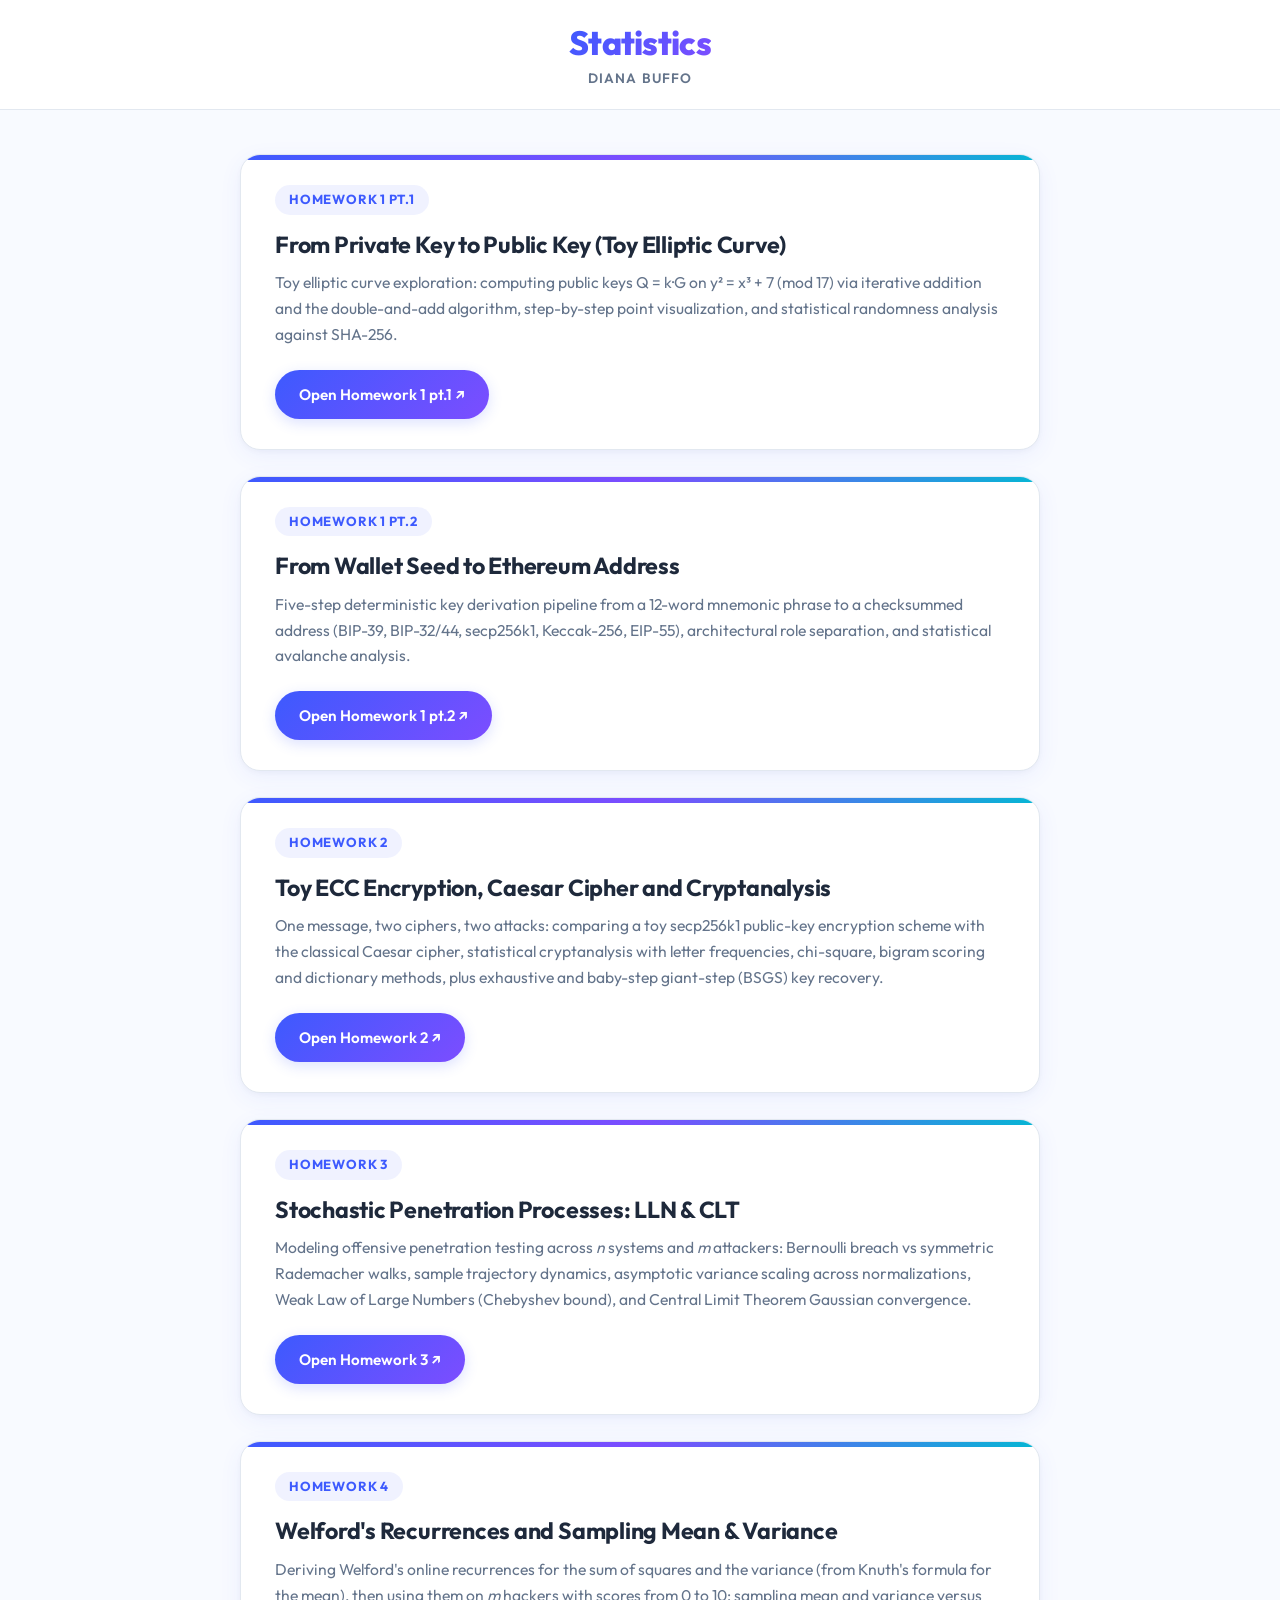
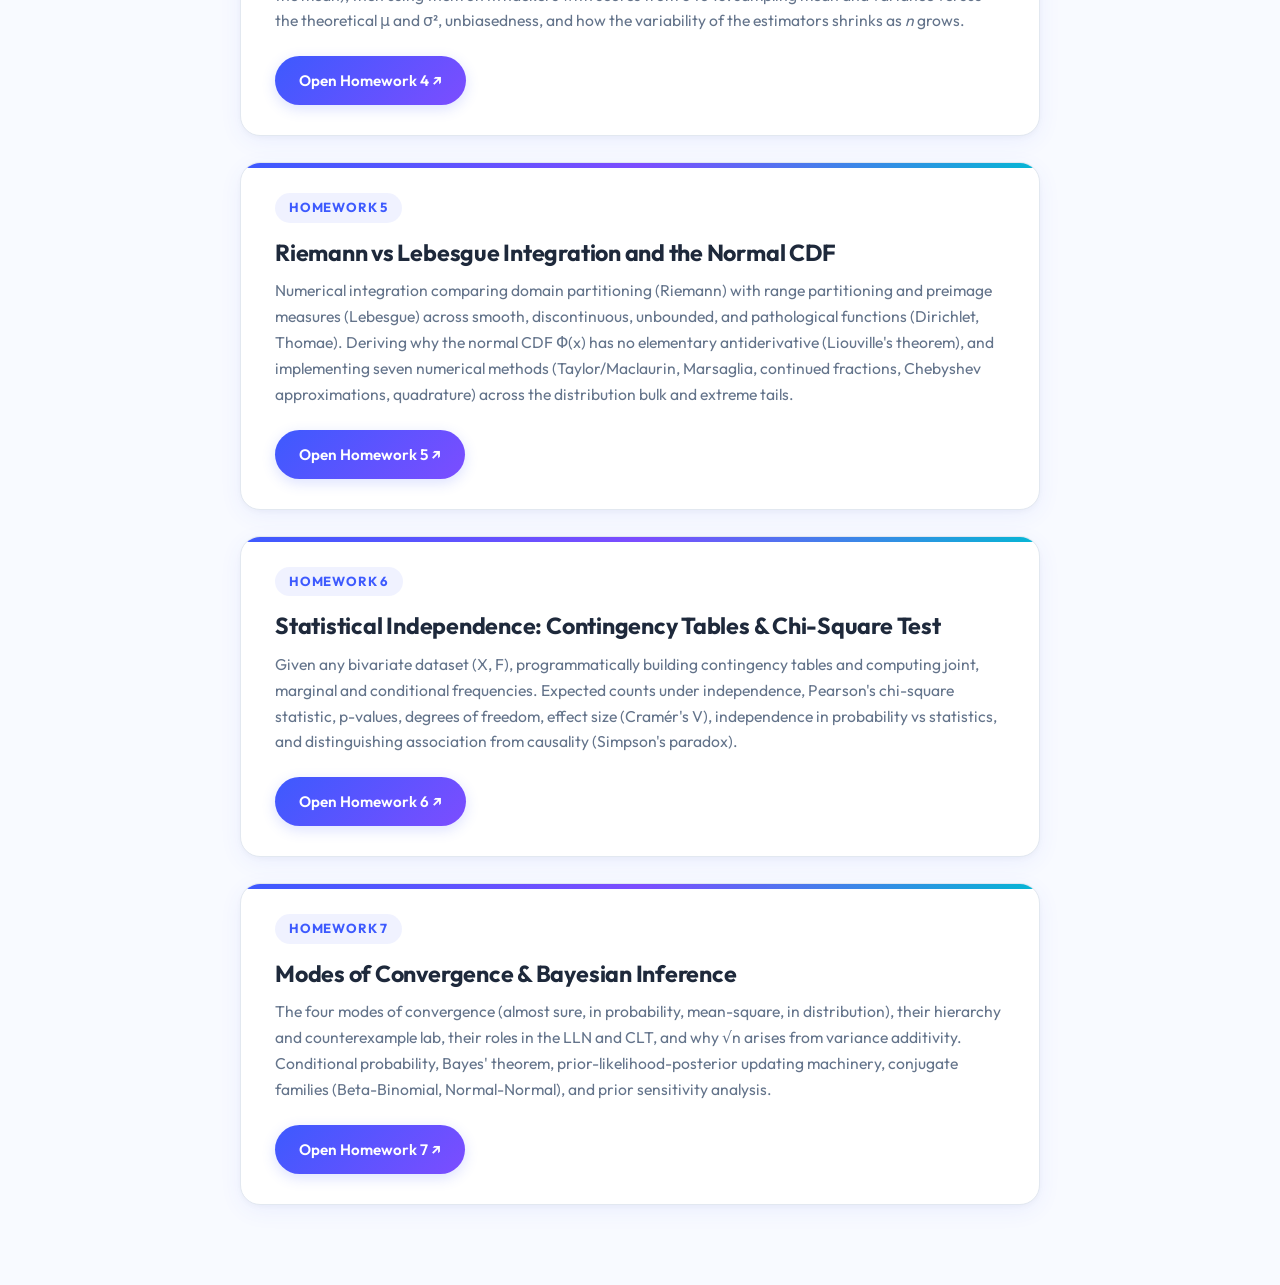
<file: index.html>
<!DOCTYPE html>
<html lang="en">

<head>
  <meta charset="utf-8">
  <meta name="viewport" content="width=device-width, initial-scale=1, viewport-fit=cover">
  <title>Statistics | Diana Buffo</title>
  <link rel="preconnect" href="https://fonts.googleapis.com">
  <link rel="preconnect" href="https://fonts.gstatic.com" crossorigin>
  <link
    href="https://fonts.googleapis.com/css2?family=Outfit:wght@400;500;600;700;800&family=JetBrains+Mono:wght@400;500;600&display=swap"
    rel="stylesheet">
  <link rel="stylesheet" href="css/style.css">
</head>

<body>

  <!-- NAVBAR CENTRATA -->
  <header class="navbar">
    <a href="index.html" class="brand-centered" title="Back to Home">
      <span class="brand-title">Statistics</span>
      <span class="brand-subtitle">Diana Buffo</span>
    </a>
  </header>

  <!-- CONTENUTO PRINCIPALE -->
  <main class="container">
    <div class="hw-grid">

      <!-- RETTANGOLO HOMEWORK 1 PT.1 -->
      <article class="hw-card active-card" onclick="window.location.href='homework1-pt1.html'" style="cursor: pointer;">
        <div class="hw-card-top">
          <span class="hw-number">Homework 1 pt.1</span>
        </div>
        <h3>From Private Key to Public Key (Toy Elliptic Curve)</h3>
        <p>
          Toy elliptic curve exploration: computing public keys Q = k·G on y² = x³ + 7 (mod 17) via iterative addition
          and the double-and-add algorithm, step-by-step point visualization, and statistical randomness analysis
          against SHA-256.
        </p>
        <div class="hw-actions">
          <a href="homework1-pt1.html" class="btn btn-primary">Open Homework 1 pt.1 ↗</a>
        </div>
      </article>

      <!-- RETTANGOLO HOMEWORK 1 PT.2 -->
      <article class="hw-card active-card" onclick="window.location.href='homework1-pt2.html'" style="cursor: pointer;">
        <div class="hw-card-top">
          <span class="hw-number">Homework 1 pt.2</span>
        </div>
        <h3>From Wallet Seed to Ethereum Address</h3>
        <p>
          Five-step deterministic key derivation pipeline from a 12-word mnemonic phrase to a checksummed address
          (BIP-39, BIP-32/44, secp256k1, Keccak-256, EIP-55), architectural role separation, and statistical avalanche
          analysis.
        </p>
        <div class="hw-actions">
          <a href="homework1-pt2.html" class="btn btn-primary">Open Homework 1 pt.2 ↗</a>
        </div>
      </article>

      <!-- RETTANGOLO HOMEWORK 2 -->
      <article class="hw-card active-card" onclick="window.location.href='homework2.html'" style="cursor: pointer;">
        <div class="hw-card-top">
          <span class="hw-number">Homework 2</span>
        </div>
        <h3>Toy ECC Encryption, Caesar Cipher and Cryptanalysis</h3>
        <p>
          One message, two ciphers, two attacks: comparing a toy secp256k1 public-key encryption scheme with the
          classical Caesar cipher, statistical cryptanalysis with letter frequencies, chi-square, bigram scoring and
          dictionary methods, plus exhaustive and baby-step giant-step (BSGS) key recovery.
        </p>
        <div class="hw-actions">
          <a href="homework2.html" class="btn btn-primary">Open Homework 2 ↗</a>
        </div>
      </article>

      <!-- RETTANGOLO HOMEWORK 3 -->
      <article class="hw-card active-card" onclick="window.location.href='homework3.html'" style="cursor: pointer;">
        <div class="hw-card-top">
          <span class="hw-number">Homework 3</span>
        </div>
        <h3>Stochastic Penetration Processes: LLN & CLT</h3>
        <p>
          Modeling offensive penetration testing across <i>n</i> systems and <i>m</i> attackers: Bernoulli breach vs
          symmetric Rademacher walks, sample trajectory dynamics, asymptotic variance scaling across normalizations,
          Weak Law of Large Numbers (Chebyshev bound), and Central Limit Theorem Gaussian convergence.
        </p>
        <div class="hw-actions">
          <a href="homework3.html" class="btn btn-primary">Open Homework 3 ↗</a>
        </div>
      </article>

      <!-- RETTANGOLO HOMEWORK 4 -->
      <article class="hw-card active-card" onclick="window.location.href='homework4.html'" style="cursor: pointer;">
        <div class="hw-card-top">
          <span class="hw-number">Homework 4</span>
        </div>
        <h3>Welford's Recurrences and Sampling Mean &amp; Variance</h3>
        <p>
          Deriving Welford's online recurrences for the sum of squares and the variance (from Knuth's formula for the
          mean), then using them on <i>m</i> hackers with scores from 0 to 10: sampling mean and variance versus the
          theoretical &mu; and &sigma;&sup2;, unbiasedness, and how the variability of the estimators shrinks as
          <i>n</i> grows.
        </p>
        <div class="hw-actions">
          <a href="homework4.html" class="btn btn-primary">Open Homework 4 ↗</a>
        </div>
      </article>

      <!-- RETTANGOLO HOMEWORK 5 -->
      <article class="hw-card active-card" onclick="window.location.href='homework5.html'" style="cursor: pointer;">
        <div class="hw-card-top">
          <span class="hw-number">Homework 5</span>
        </div>
        <h3>Riemann vs Lebesgue Integration and the Normal CDF</h3>
        <p>
          Numerical integration comparing domain partitioning (Riemann) with range partitioning and preimage measures
          (Lebesgue) across smooth, discontinuous, unbounded, and pathological functions (Dirichlet, Thomae). Deriving
          why the normal CDF &Phi;(x) has no elementary antiderivative (Liouville's theorem), and implementing seven
          numerical methods (Taylor/Maclaurin, Marsaglia, continued fractions, Chebyshev approximations, quadrature)
          across the distribution bulk and extreme tails.
        </p>
        <div class="hw-actions">
          <a href="homework5.html" class="btn btn-primary">Open Homework 5 ↗</a>
        </div>
      </article>

      <!-- RETTANGOLO HOMEWORK 6 -->
      <article class="hw-card active-card" onclick="window.location.href='homework6.html'" style="cursor: pointer;">
        <div class="hw-card-top">
          <span class="hw-number">Homework 6</span>
        </div>
        <h3>Statistical Independence: Contingency Tables &amp; Chi-Square Test</h3>
        <p>
          Given any bivariate dataset (X, F), programmatically building contingency tables and computing joint, marginal
          and conditional frequencies. Expected counts under independence, Pearson's chi-square statistic, p-values,
          degrees of freedom, effect size (Cram&eacute;r's V), independence in probability vs statistics, and distinguishing
          association from causality (Simpson's paradox).
        </p>
        <div class="hw-actions">
          <a href="homework6.html" class="btn btn-primary">Open Homework 6 ↗</a>
        </div>
      </article>

      <!-- RETTANGOLO HOMEWORK 7 -->
      <article class="hw-card active-card" onclick="window.location.href='homework7.html'" style="cursor: pointer;">
        <div class="hw-card-top">
          <span class="hw-number">Homework 7</span>
        </div>
        <h3>Modes of Convergence &amp; Bayesian Inference</h3>
        <p>
          The four modes of convergence (almost sure, in probability, mean-square, in distribution), their hierarchy and
          counterexample lab, their roles in the LLN and CLT, and why &radic;n arises from variance additivity.
          Conditional probability, Bayes' theorem, prior-likelihood-posterior updating machinery, conjugate families
          (Beta-Binomial, Normal-Normal), and prior sensitivity analysis.
        </p>
        <div class="hw-actions">
          <a href="homework7.html" class="btn btn-primary">Open Homework 7 ↗</a>
        </div>
      </article>

    </div>
  </main>

</body>

</html>
</file>
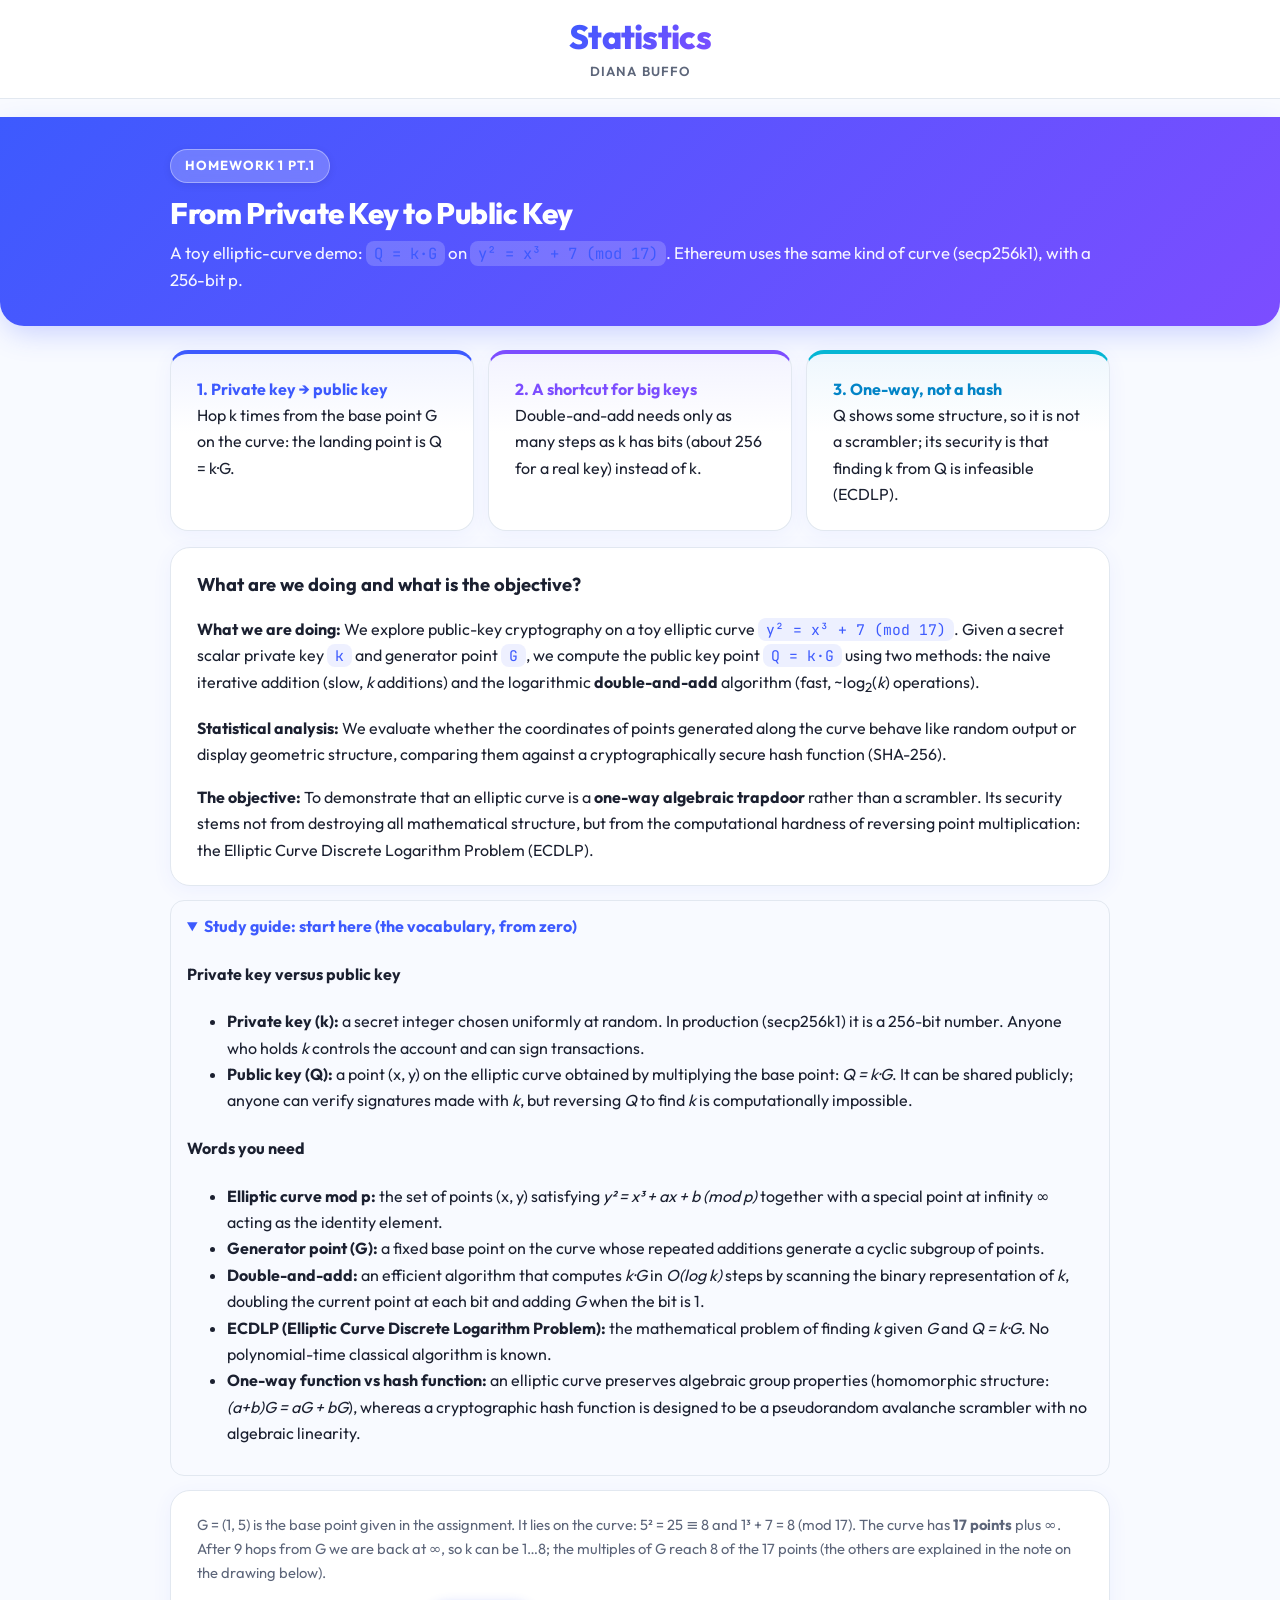
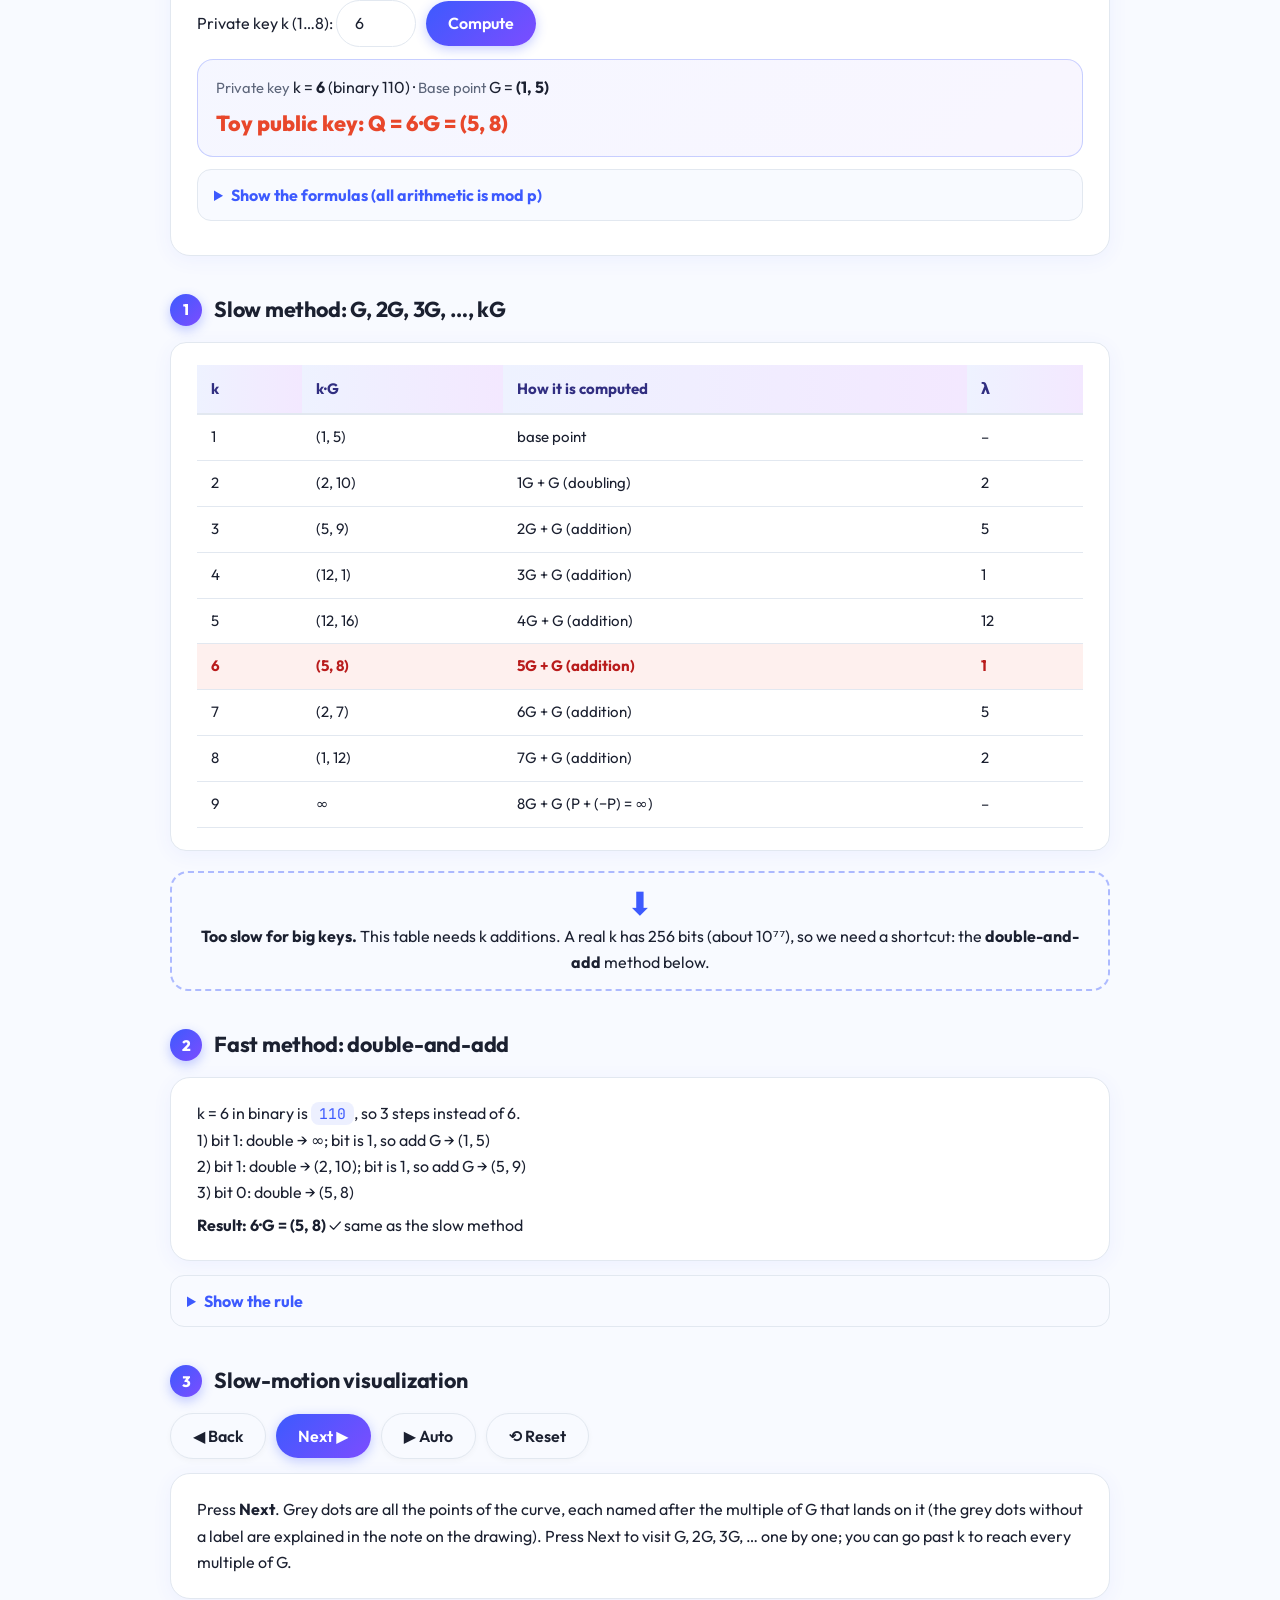
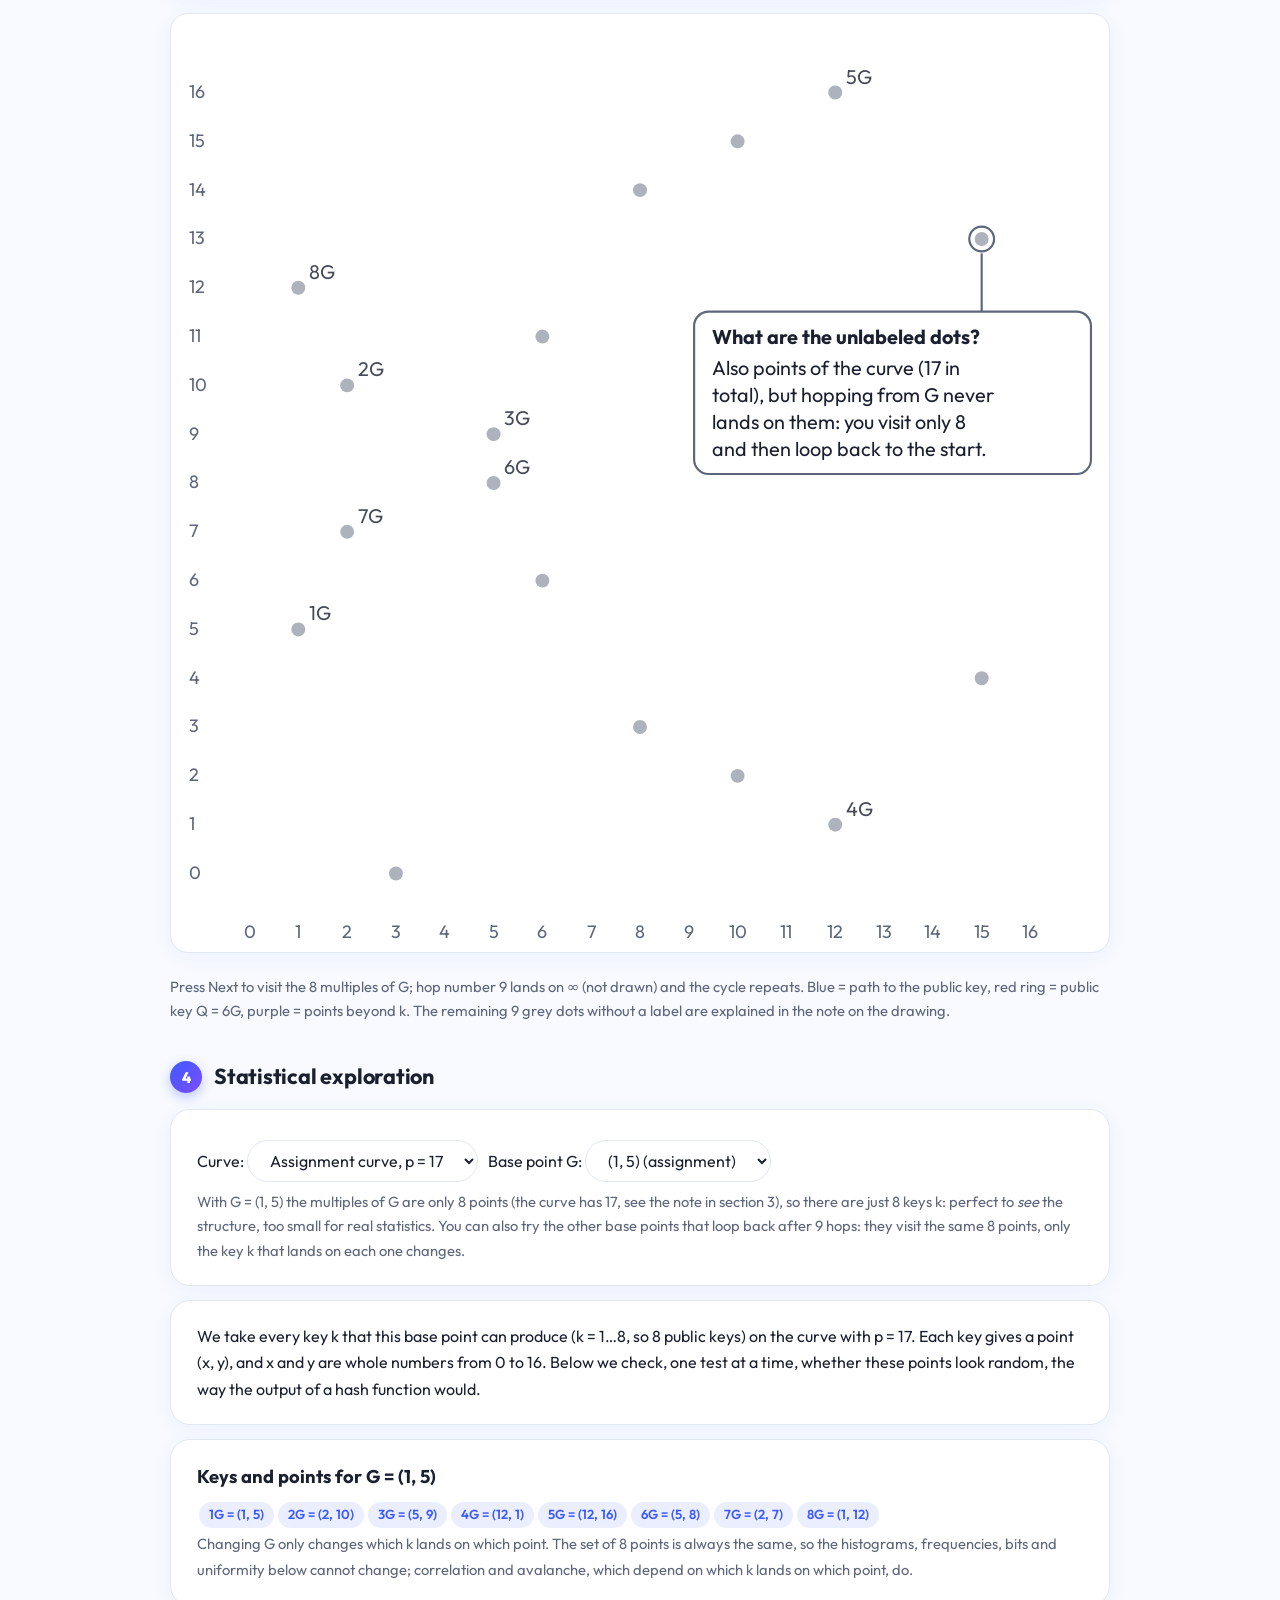
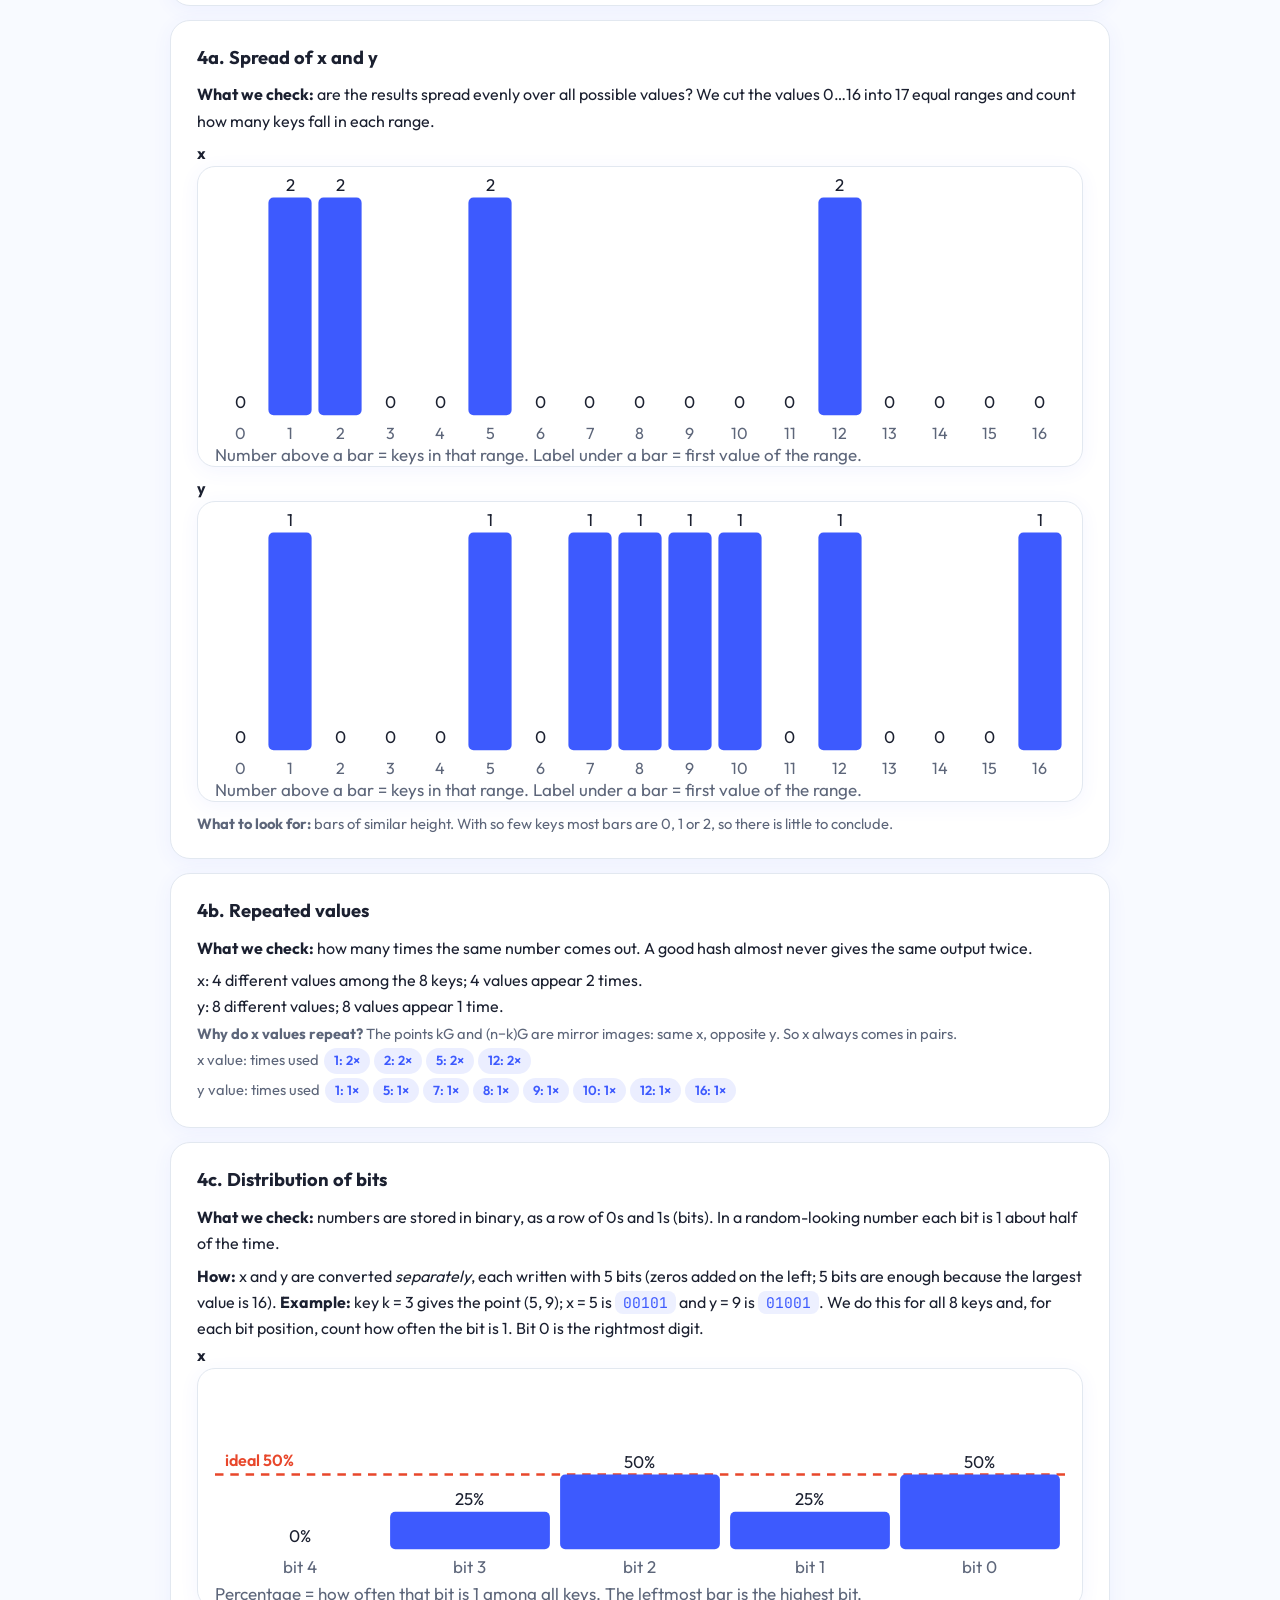
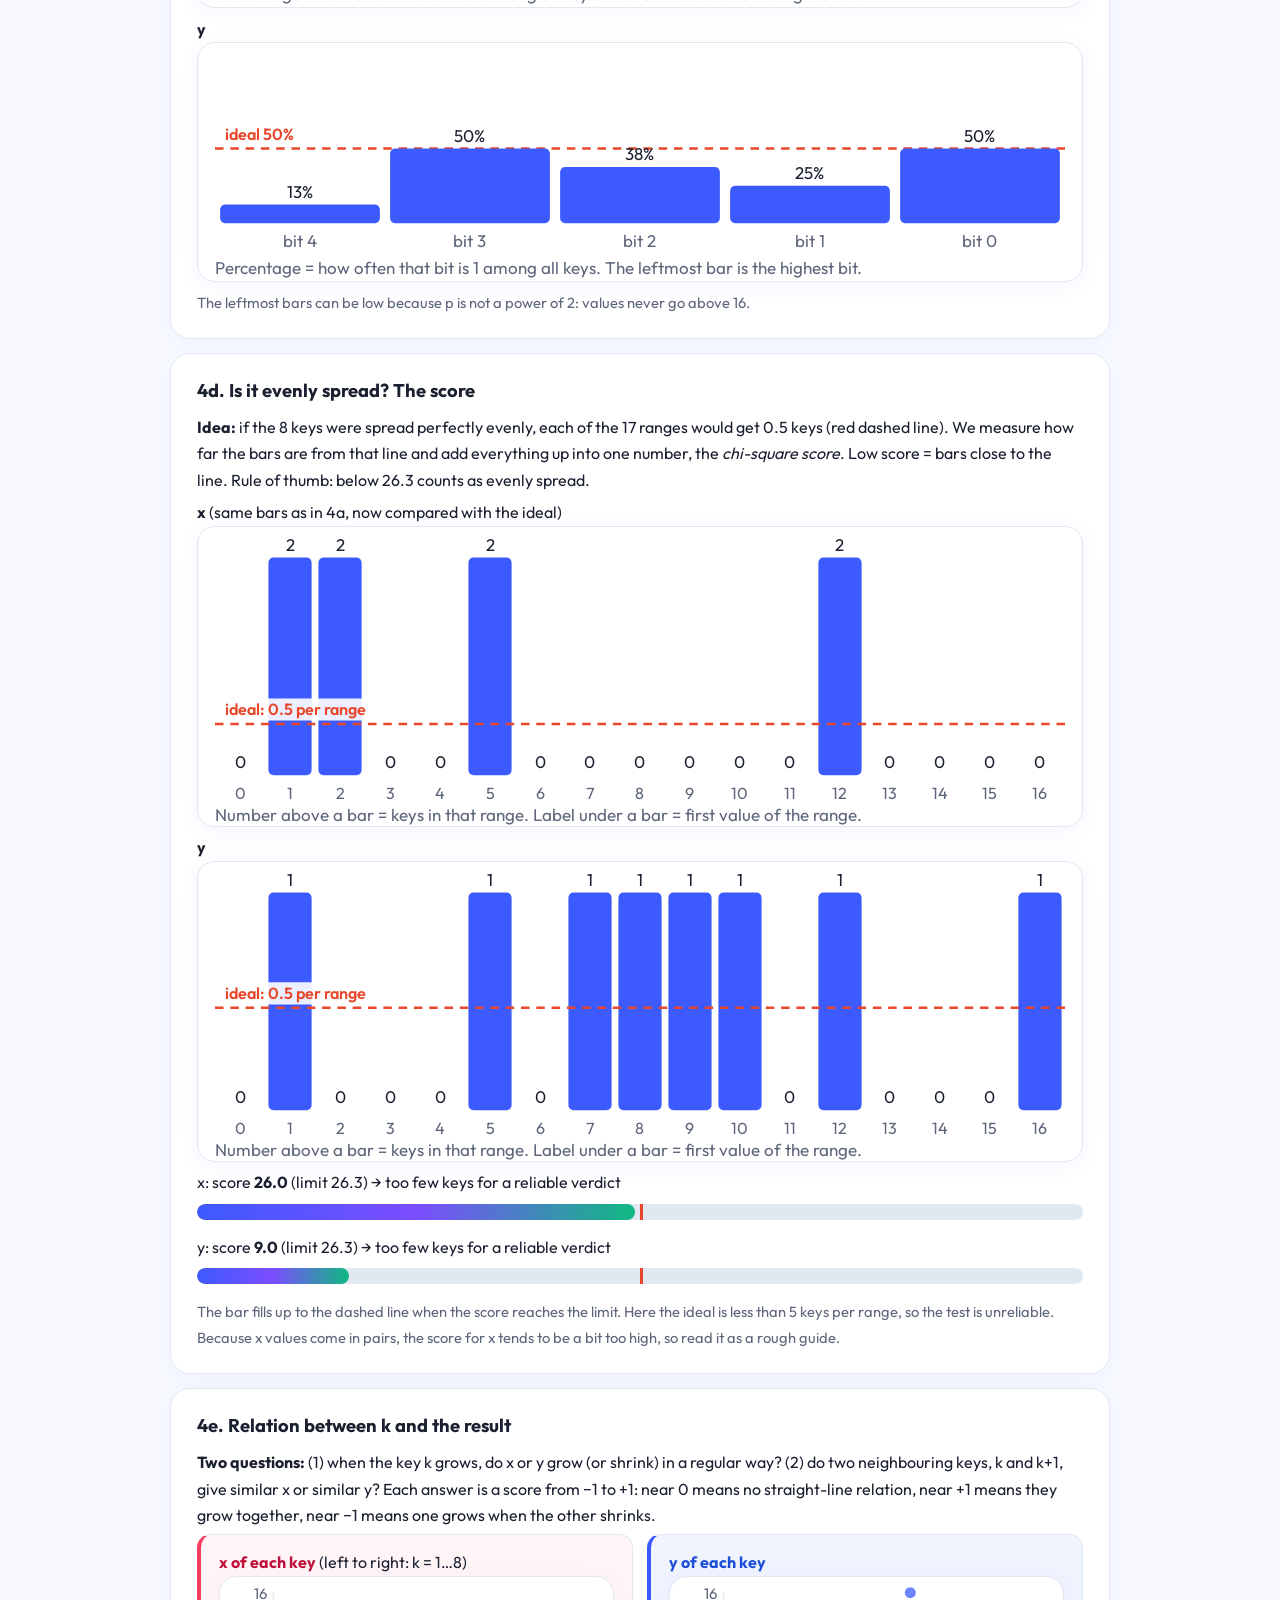
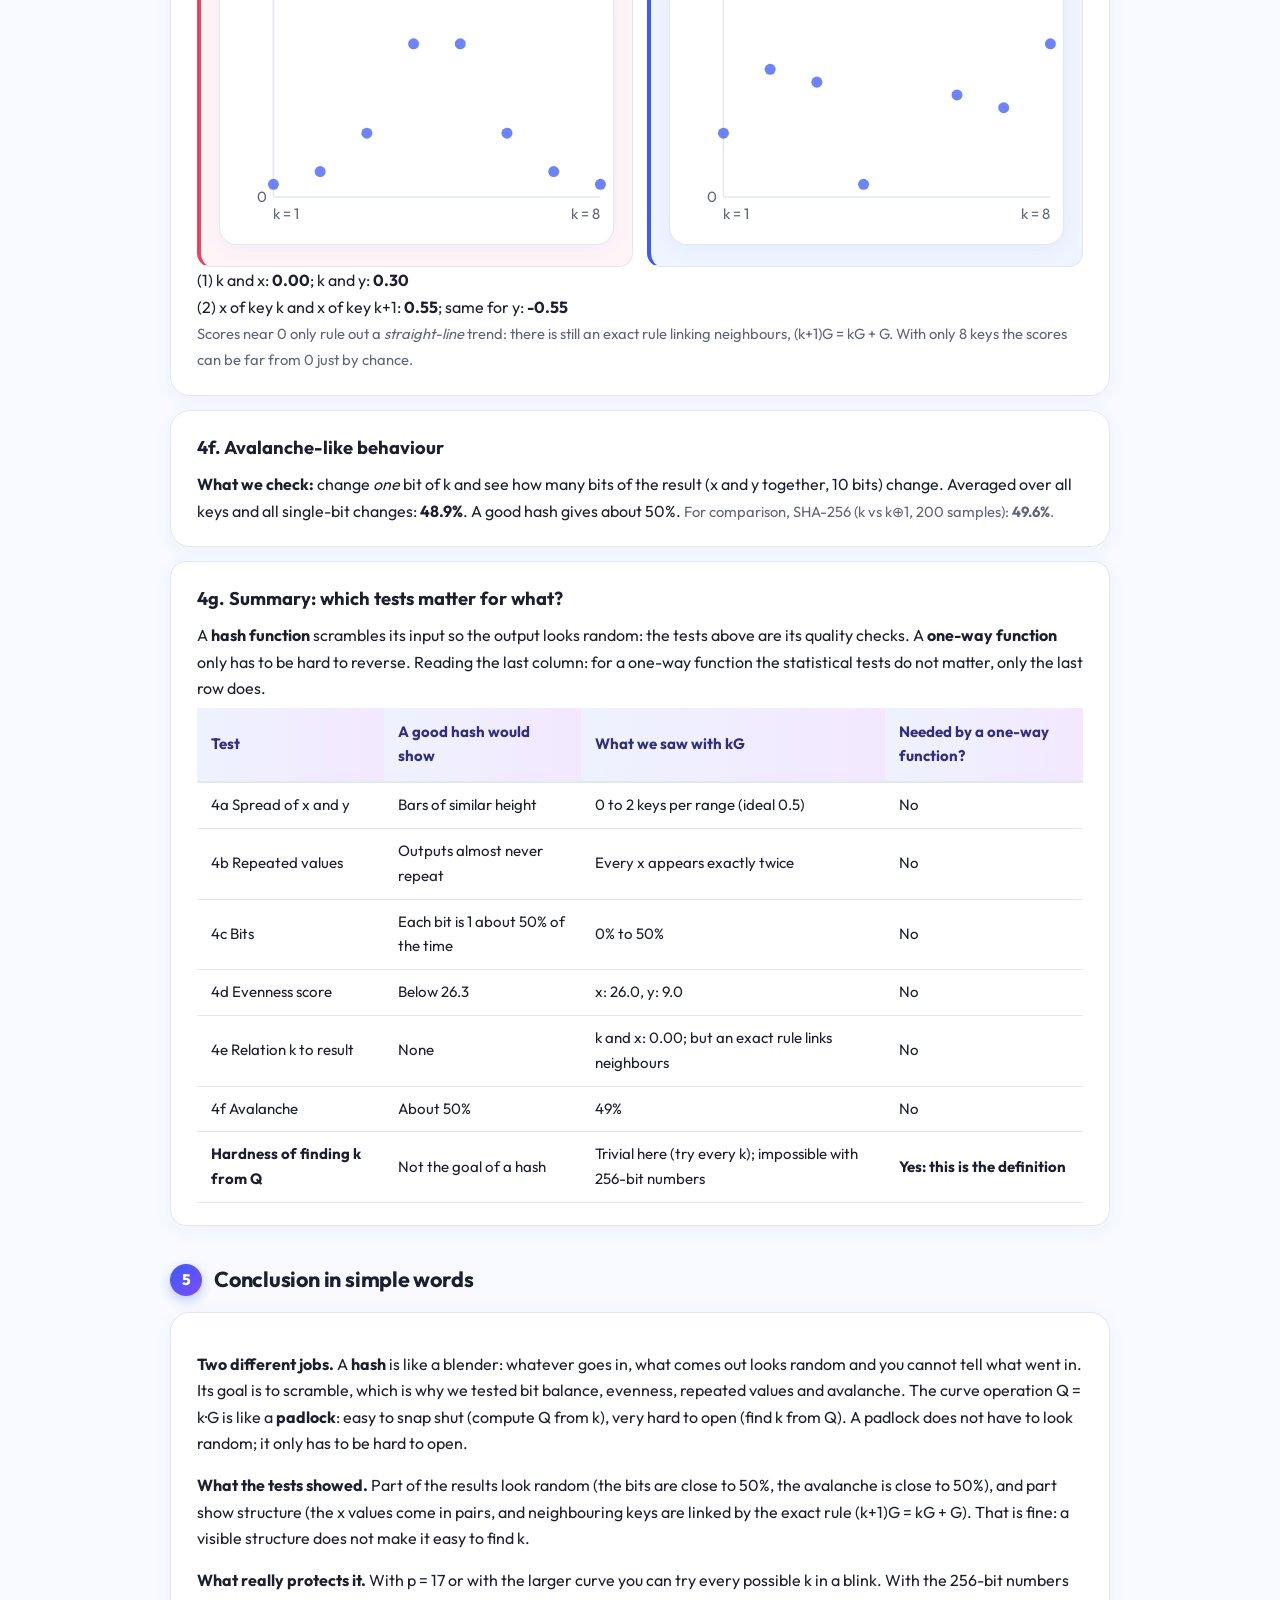
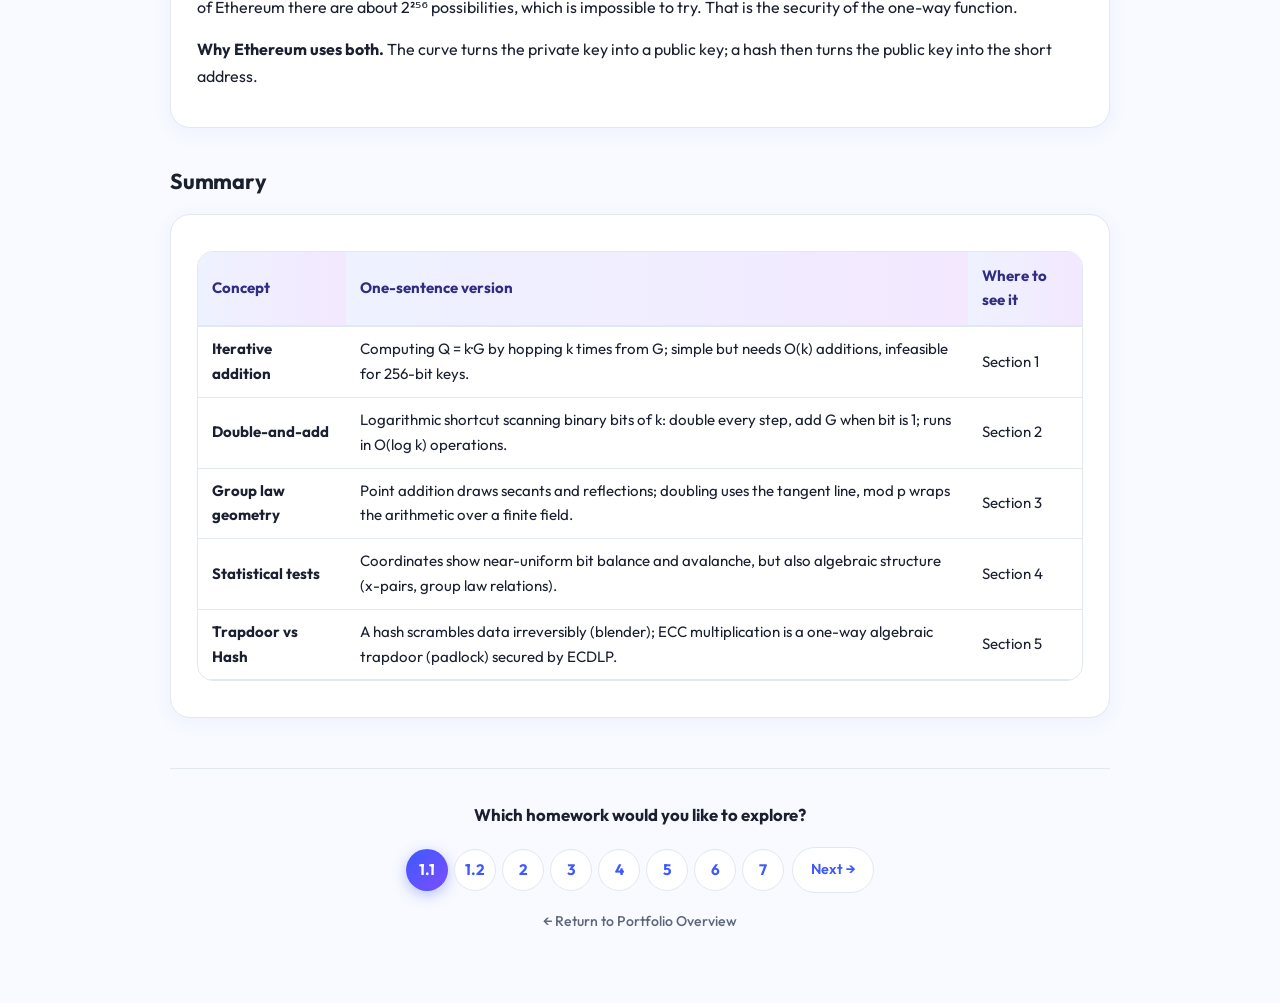
<file: homework1-pt1.html>
<!DOCTYPE html>
<html lang="en">

<head>
    <meta charset="utf-8">
    <meta name="viewport" content="width=device-width, initial-scale=1, viewport-fit=cover">
    <title>Homework 1 pt.1 – From Private Key to Public Key (Toy Elliptic Curve) | Diana Buffo</title>
    <link rel="preconnect" href="https://fonts.googleapis.com">
    <link rel="preconnect" href="https://fonts.gstatic.com" crossorigin>
    <link
        href="https://fonts.googleapis.com/css2?family=Outfit:wght@400;500;600;700;800&family=JetBrains+Mono:wght@400;500;600&display=swap"
        rel="stylesheet">
    <link rel="stylesheet" href="css/homework1-pt1.css">
</head>

<body>
    <nav class="navbar">
        <a href="index.html" class="brand-centered" title="Back to Home">
            <span class="brand-title">Statistics</span>
            <span class="brand-subtitle">Diana Buffo</span>
        </a>
    </nav>
    <header>
        <div>
            <div class="hw-tag">Homework 1 pt.1</div>
            <h1>From Private Key to Public Key</h1>
            <p>A toy elliptic-curve demo: <code style="background:rgba(255,255,255,.2)">Q = k·G</code> on <code
                    style="background:rgba(255,255,255,.2)">y² = x³ + 7 (mod 17)</code>. Ethereum uses the same kind of
                curve (secp256k1), with a 256-bit p.</p>
        </div>
    </header>
    <main>
        <div class="steps">
            <div class="card"><b>1. Private key → public key</b><br>Hop k times from the base point G on the curve: the
                landing point is Q = k·G.</div>
            <div class="card"><b>2. A shortcut for big keys</b><br>Double-and-add needs only as many steps as k has bits
                (about 256 for a real key) instead of k.</div>
            <div class="card"><b>3. One-way, not a hash</b><br>Q shows some structure, so it is not a scrambler; its
                security is that finding k from Q is infeasible (ECDLP).</div>
        </div>
        <!-- WHAT ARE WE DOING AND WHAT IS THE OBJECTIVE -->
        <div class="card">
            <h3 style="margin-top:0;">What are we doing and what is the objective?</h3>
            <p>
                <b>What we are doing:</b> We explore public-key cryptography on a toy elliptic curve <code>y&sup2; = x&sup3; + 7 (mod 17)</code>. Given a secret scalar private key <code>k</code> and generator point <code>G</code>, we compute the public key point <code>Q = k&middot;G</code> using two methods: the naive iterative addition (slow, <i>k</i> additions) and the logarithmic <b>double-and-add</b> algorithm (fast, ~log<sub>2</sub>(<i>k</i>) operations).
            </p>
            <p>
                <b>Statistical analysis:</b> We evaluate whether the coordinates of points generated along the curve behave like random output or display geometric structure, comparing them against a cryptographically secure hash function (SHA-256).
            </p>
            <p style="margin-bottom:0;">
                <b>The objective:</b> To demonstrate that an elliptic curve is a <b>one-way algebraic trapdoor</b> rather than a scrambler. Its security stems not from destroying all mathematical structure, but from the computational hardness of reversing point multiplication: the Elliptic Curve Discrete Logarithm Problem (ECDLP).
            </p>
        </div>

        <!-- STUDY GUIDE: START HERE -->
        <details class="study" open>
            <summary>Study guide: start here (the vocabulary, from zero)</summary>
            <div class="study-body">
                <h4>Private key versus public key</h4>
                <ul>
                    <li><b>Private key (k):</b> a secret integer chosen uniformly at random. In production (secp256k1) it is a 256-bit number. Anyone who holds <i>k</i> controls the account and can sign transactions.</li>
                    <li><b>Public key (Q):</b> a point (x, y) on the elliptic curve obtained by multiplying the base point: <i>Q = k&middot;G</i>. It can be shared publicly; anyone can verify signatures made with <i>k</i>, but reversing <i>Q</i> to find <i>k</i> is computationally impossible.</li>
                </ul>

                <h4>Words you need</h4>
                <ul>
                    <li><b>Elliptic curve mod p:</b> the set of points (x, y) satisfying <i>y&sup2; = x&sup3; + ax + b (mod p)</i> together with a special point at infinity &infin; acting as the identity element.</li>
                    <li><b>Generator point (G):</b> a fixed base point on the curve whose repeated additions generate a cyclic subgroup of points.</li>
                    <li><b>Double-and-add:</b> an efficient algorithm that computes <i>k&middot;G</i> in <i>O(log k)</i> steps by scanning the binary representation of <i>k</i>, doubling the current point at each bit and adding <i>G</i> when the bit is 1.</li>
                    <li><b>ECDLP (Elliptic Curve Discrete Logarithm Problem):</b> the mathematical problem of finding <i>k</i> given <i>G</i> and <i>Q = k&middot;G</i>. No polynomial-time classical algorithm is known.</li>
                    <li><b>One-way function vs hash function:</b> an elliptic curve preserves algebraic group properties (homomorphic structure: <i>(a+b)G = aG + bG</i>), whereas a cryptographic hash function is designed to be a pseudorandom avalanche scrambler with no algebraic linearity.</li>
                </ul>
            </div>
        </details>

        <div class="card">
            <p class="mut" id="info" style="margin-top:0"></p>
            <div class="row"><label>Private key k (1…8): <input id="k" type="number" min="1" max="8" value="6"
                        style="width:80px"></label><button id="go">Compute</button></div>
            <div id="res"></div>
            <details>
                <summary>Show the formulas (all arithmetic is mod p)</summary>
                <p><b>Addition</b> P ≠ Q: <code>λ = (y₂ − y₁)/(x₂ − x₁)</code>, <code>x₃ = λ² − x₁ − x₂</code>,
                    <code>y₃ = λ(x₁ − x₃) − y₁</code><br>
                    <b>Doubling</b> P + P: <code>λ = 3x₁²/(2y₁)</code>, <code>x₃ = λ² − 2x₁</code>,
                    <code>y₃ = λ(x₁ − x₃) − y₁</code><br>
                    <span class="mut">λ is the slope of the line through the two points (the tangent when doubling).
                        "Dividing" mod p means multiplying by the modular inverse.</span>
                </p>
            </details>
        </div>

        <h2><span class="n">1</span>Slow method: G, 2G, 3G, …, kG</h2>
        <div class="card wrap">
            <table id="tab" class="nw"></table>
        </div>
        <div class="arrow">
            <div class="a">⬇</div><b>Too slow for big keys.</b> This table needs k additions. A real k has 256 bits
            (about 10⁷⁷), so we need a shortcut: the <b>double-and-add</b> method below.
        </div>

        <h2><span class="n">2</span>Fast method: double-and-add</h2>
        <div class="card" id="da"></div>
        <details>
            <summary>Show the rule</summary>
            <p>Write k in binary and read the bits from left to right. Start from ∞. For every bit: <b>double</b> the
                current point; if the bit is 1, also <b>add G</b>. Doubling and adding use the formulas above. The
                number of steps is the number of bits of k (about 256 for a real key) instead of k.</p>
        </details>

        <h2><span class="n">3</span>Slow-motion visualization</h2>
        <div class="row"><button class="sec" id="prev">◀ Back</button><button id="next">Next ▶</button><button
                class="sec" id="auto">▶ Auto</button><button class="sec" id="rst">⟲ Reset</button></div>
        <div class="card" id="anim-txt"></div>
        <div id="svgbox"></div>
        <p class="mut" id="svgnote"></p>

        <h2><span class="n">4</span>Statistical exploration</h2>
        <div class="card">
            <div class="row">
                <label>Curve: <select id="scurve">
                        <option value="17">Assignment curve, p = 17</option>
                        <option value="1669">Larger curve, p = 1669</option>
                    </select></label>
                <label>Base point G: <select id="sg"></select></label>
            </div>
            <p class="mut" id="sexpl" style="margin:4px 0 0"></p>
        </div>
        <div id="stats"></div>

        <h2><span class="n">5</span>Conclusion in simple words</h2>
        <div class="card">
            <p><b>Two different jobs.</b> A <b>hash</b> is like a blender: whatever goes in, what comes out looks random
                and you cannot tell what went in. Its goal is to scramble, which is why we tested bit balance, evenness,
                repeated values and avalanche. The curve operation Q = k·G is like a <b>padlock</b>: easy to snap shut
                (compute Q from k), very hard to open (find k from Q). A padlock does not have to look random; it only
                has to be hard to open.</p>
            <p><b>What the tests showed.</b> Part of the results look random (the bits are close to 50%, the avalanche
                is close to 50%), and part show structure (the x values come in pairs, and neighbouring keys are linked
                by the exact rule (k+1)G = kG + G). That is fine: a visible structure does not make it easy to find k.
            </p>
            <p><b>What really protects it.</b> With p = 17 or with the larger curve you can try every possible k in a
                blink. With the 256-bit numbers of Ethereum there are about 2²⁵⁶ possibilities, which is impossible to
                try. That is the security of the one-way function.</p>
            <p><b>Why Ethereum uses both.</b> The curve turns the private key into a public key; a hash then turns the
                public key into the short address.</p>
        </div>

        <!-- SUMMARY -->
        <h2>Summary</h2>
        <div class="card">
            <div class="wrap">
                <table>
                    <thead>
                        <tr>
                            <th>Concept</th>
                            <th>One-sentence version</th>
                            <th>Where to see it</th>
                        </tr>
                    </thead>
                    <tbody>
                        <tr>
                            <td><b>Iterative addition</b></td>
                            <td>Computing Q = k&middot;G by hopping k times from G; simple but needs O(k) additions, infeasible for 256-bit keys.</td>
                            <td>Section 1</td>
                        </tr>
                        <tr>
                            <td><b>Double-and-add</b></td>
                            <td>Logarithmic shortcut scanning binary bits of k: double every step, add G when bit is 1; runs in O(log k) operations.</td>
                            <td>Section 2</td>
                        </tr>
                        <tr>
                            <td><b>Group law geometry</b></td>
                            <td>Point addition draws secants and reflections; doubling uses the tangent line, mod p wraps the arithmetic over a finite field.</td>
                            <td>Section 3</td>
                        </tr>
                        <tr>
                            <td><b>Statistical tests</b></td>
                            <td>Coordinates show near-uniform bit balance and avalanche, but also algebraic structure (x-pairs, group law relations).</td>
                            <td>Section 4</td>
                        </tr>
                        <tr>
                            <td><b>Trapdoor vs Hash</b></td>
                            <td>A hash scrambles data irreversibly (blender); ECC multiplication is a one-way algebraic trapdoor (padlock) secured by ECDLP.</td>
                            <td>Section 5</td>
                        </tr>
                    </tbody>
                </table>
            </div>
        </div>
    </main>

    <!-- FOOTER: GOOGLE-STYLE PAGINATION -->
    <footer class="google-nav-wrap">
        <div class="google-nav-title">Which homework would you like to explore?</div>
        <div class="google-pagination">
            <div class="google-page-numbers">
                <a href="homework1-pt1.html" class="google-page-link active"
                    title="Homework 1 pt.1: From Private Key to Public Key">1.1</a>
                <a href="homework1-pt2.html" class="google-page-link"
                    title="Homework 1 pt.2: From Wallet Seed to Ethereum Address">1.2</a>
                <a href="homework2.html" class="google-page-link"
                    title="Homework 2: Toy ECC, Caesar Cipher and Cryptanalysis">2</a>
                <a href="homework3.html" class="google-page-link"
                    title="Homework 3: Stochastic Penetration Processes, LLN and CLT">3</a>
                <a href="homework4.html" class="google-page-link"
                    title="Homework 4: Welford's Recurrences and Sampling Mean and Variance">4</a>
                <a href="homework5.html" class="google-page-link"
                    title="Homework 5: Riemann vs Lebesgue Integration and the Normal CDF">5</a>
                <a href="homework6.html" class="google-page-link"
                    title="Homework 6: Statistical Independence and the Chi-square Test">6</a>
                <a href="homework7.html" class="google-page-link"
                    title="Homework 7: Modes of Convergence and Bayesian Inference">7</a>
            </div>
            <a href="homework1-pt2.html" class="google-page-arrow" title="Next: Homework 1 pt.2">Next &rarr;</a>
        </div>
        <div class="google-home-link">
            <a href="index.html">&larr; Return to Portfolio Overview</a>
        </div>
    </footer>

    <script>
        const $ = id => document.getElementById(id);
        const f = p => p ? `(${p[0]}, ${p[1]})` : '∞';
        function makeCurve(P, G0) {
            const mod = a => ((a % P) + P) % P;
            const inv = a => { let r0 = P, r1 = mod(a), t0 = 0, t1 = 1; while (r1) { const q = Math.floor(r0 / r1);[r0, r1] = [r1, r0 - q * r1];[t0, t1] = [t1, t0 - q * t1] } return mod(t0) };
            const add = (p, q) => {
                if (!p) return { r: q, note: '0 + Q = Q' }; if (!q) return { r: p, note: 'P + 0 = P' };
                if (p[0] === q[0] && mod(p[1] + q[1]) === 0) return { r: null, note: 'P + (−P) = ∞' };
                let l, note;
                if (p[0] === q[0] && p[1] === q[1]) { l = mod(3 * p[0] * p[0] * inv(2 * p[1])); note = 'doubling' }
                else { l = mod((q[1] - p[1]) * inv(q[0] - p[0])); note = 'addition' }
                const x = mod(l * l - p[0] - q[0]), y = mod(l * (p[0] - x) - p[1]); return { r: [x, y], l, note };
            };
            const all = []; for (let x = 0; x < P; x++)for (let y = 0; y < P; y++)if (mod(y * y) === mod(x ** 3 + 7)) all.push([x, y]);
            let G = G0; if (!G) { for (let x = 1; !G; x++)for (let y = 1; y < P; y++)if (mod(y * y) === mod(x ** 3 + 7)) { G = [x, y]; break } }
            const rows = []; let R = null; for (let k = 1; k <= 5000; k++) { const o = add(R, G); R = o.r; rows.push({ k, R, l: o.l, note: o.note }); if (!R) break }
            const pts = [null, ...rows.map(r => r.R)];
            const mulDA = k => { let R = null; const st = []; for (const b of k.toString(2)) { R = add(R, R).r; let s = `bit ${b}: double → ${f(R)}`; if (b === '1') { R = add(R, G).r; s += `; bit is 1, so add G → ${f(R)}` } st.push(s) } return { R, st } };
            return { P, G, mod, add, all, rows, pts, order: rows.length, mulDA };
        }
        let C = makeCurve(17, [1, 5]), K = 6, step = 0, timer = null; const pc = C.all.map(p => makeCurve(17, p)), optLabel = c => `${f(c.G)}${c.G[0] === 1 && c.G[1] === 5 ? ' (assignment)' : ''}`;
        function setup() { K = Math.max(1, Math.min(+$('k').value || 6, C.order - 1)); $('k').value = K; step = 0; stop(); render() }
        function render() {
            const Q = C.pts[K], da = C.mulDA(K);
            $('info').innerHTML = `G = (1, 5) is the base point given in the assignment. It lies on the curve: 5² = 25 ≡ 8 and 1³ + 7 = 8 (mod 17). The curve has <b>${C.all.length} points</b> plus ∞. After ${C.order} hops from G we are back at ∞, so k can be 1…${C.order - 1}; the multiples of G reach ${C.order - 1} of the ${C.all.length} points (the others are explained in the note on the drawing below).`;
            $('res').innerHTML = `<span class="mut">Private key</span> k = <b>${K}</b> (binary ${K.toString(2)}) · <span class="mut">Base point</span> G = <b>${f(C.G)}</b><br><span class="big">Toy public key: Q = ${K}·G = ${f(Q)}</span>`;
            let h = '<tr><th>k</th><th>k·G</th><th>How it is computed</th><th>λ</th></tr>';
            C.rows.forEach(r => h += `<tr class="${r.k === K ? 'sel' : ''}"><td>${r.k}</td><td>${f(r.R)}</td><td>${r.k === 1 ? 'base point' : `${r.k - 1}G + G (${r.note})`}</td><td>${r.l ?? '–'}</td></tr>`);
            $('tab').innerHTML = h;
            $('da').innerHTML = `k = ${K} in binary is <code>${K.toString(2)}</code>, so ${da.st.length} steps instead of ${K}.<br>` + da.st.map((s, i) => `<div>${i + 1}) ${s}</div>`).join('') + `<div style="margin-top:6px"><b>Result: ${K}·G = ${f(da.R)}</b> ${da.R && da.R[0] === Q[0] && da.R[1] === Q[1] ? '✓ same as the slow method' : '✗ mismatch'}</div>`;
            draw();
        }
        function draw() {
            const W = 520, M = 30, P = C.P, s = (W - 2 * M) / P, X = x => M + x * s + s / 2, Y = y => W - M - y * s - s / 2;
            let g = '';
            for (let i = 0; i < P; i++)g += `<text x="${X(i)}" y="${W - 8}" font-size="10" text-anchor="middle" fill="var(--mut)">${i}</text><text x="10" y="${Y(i) + 3}" font-size="10" fill="var(--mut)">${i}</text>`;
            C.all.forEach(p => g += `<circle cx="${X(p[0])}" cy="${Y(p[1])}" r="${s / 7}" fill="var(--mut)" opacity=".5"/>`);
            const rs = new Set(C.pts.slice(1, C.order).map(p => p.join())), ap = C.all.filter(p => !rs.has(p.join())), an = ap.find(p => p[0] === 15 && p[1] === 13) || ap[0]; if (an) { const ax = X(an[0]), ay = Y(an[1]), bx = 290, by = 165; g += `<line x1="${ax}" y1="${ay + 8}" x2="${ax}" y2="${by}" stroke="var(--mut)" stroke-width="1.2"/><circle cx="${ax}" cy="${ay}" r="${s / 7 + 3}" fill="none" stroke="var(--mut)" stroke-width="1.2"/><rect x="${bx}" y="${by}" width="220" height="90" rx="8" fill="var(--card)" stroke="var(--mut)" stroke-width="1.2"/><text x="${bx + 10}" y="${by + 18}" font-size="11" font-weight="700" fill="var(--fg)">What are the unlabeled dots?</text><text x="${bx + 10}" y="${by + 35}" font-size="11" fill="var(--fg)">Also points of the curve (17 in</text><text x="${bx + 10}" y="${by + 50}" font-size="11" fill="var(--fg)">total), but hopping from G never</text><text x="${bx + 10}" y="${by + 65}" font-size="11" fill="var(--fg)">lands on them: you visit only 8</text><text x="${bx + 10}" y="${by + 80}" font-size="11" fill="var(--fg)">and then loop back to the start.</text>` } const sv = Math.min(step, C.order - 1); for (let j = sv + 1; j < C.order; j++) { const p = C.pts[j]; g += `<text x="${X(p[0]) + 6}" y="${Y(p[1]) - 5}" font-size="11" fill="var(--fg)" opacity=".8">${j}G</text>` }
            const path = []; for (let j = 1; j <= sv; j++)path.push(`${X(C.pts[j][0])},${Y(C.pts[j][1])}`);
            if (path.length > 1) g += `<polyline points="${path.join(' ')}" fill="none" stroke="var(--ac)" stroke-width="1.5"/>`;
            for (let j = 1; j <= sv; j++) { const p = C.pts[j], cur = j === step, q = j === K; g += `${q ? `<circle cx="${X(p[0])}" cy="${Y(p[1])}" r="12" fill="none" stroke="var(--hi)" stroke-width="2"/>` : ''}<circle cx="${X(p[0])}" cy="${Y(p[1])}" r="${cur ? 7 : 5}" fill="${q ? 'var(--hi)' : j > K ? 'var(--ac2)' : 'var(--ac)'}"/><text x="${X(p[0]) + 8}" y="${Y(p[1]) - 6}" font-size="11" font-weight="${q ? 700 : 400}" fill="var(--fg)">${j}G${q ? ' = Q' : ''}</text>` }
            $('svgbox').innerHTML = `<svg viewBox="0 0 ${W} ${W}" role="img" aria-label="Points of the curve and multiples of G">${g}</svg>`;
            const r = C.rows[step - 1];
            $('anim-txt').innerHTML = step === 0 ? 'Press <b>Next</b>. Grey dots are all the points of the curve, each named after the multiple of G that lands on it (the grey dots without a label are explained in the note on the drawing). Press Next to visit G, 2G, 3G, … one by one; you can go past k to reach every multiple of G.' :
                `Step ${step}/${C.order}: <b>${step}G = ${f(r.R)}</b>${step === K ? ' ← this is the public key Q' : ''}<br>` + (step === 1 ? 'We start from the base point G.' : `${step === C.order ? `${step - 1}G is the mirror point of G (same x, opposite y), so adding G gives ∞` : `${step - 1}G + G (${r.note}), λ = ${r.l} → x₃ = λ² − x₁ − x₂, y₃ = λ(x₁ − x₃) − y₁ (mod ${P})`}`) + (step === K ? '<br><b>Reached the public key.</b> Keep pressing Next to visit the remaining points.' : '') + (step === C.order ? '<br>The cycle is closed: after this the sequence repeats from G.' : '');
            $('svgnote').innerHTML = `Press Next to visit the ${C.order - 1} multiples of G; hop number ${C.order} lands on ∞ (not drawn) and the cycle repeats. Blue = path to the public key, red ring = public key Q = ${K}G, purple = points beyond k. The remaining ${C.all.length - C.order + 1} grey dots without a label are explained in the note on the drawing.`;
        }
        function stop() { clearInterval(timer); timer = null; $('auto').textContent = '▶ Auto' }
        const nxt = () => { if (step < C.order) { step++; draw() } else stop() };
        $('next').onclick = () => { stop(); nxt() }; $('prev').onclick = () => { stop(); if (step > 0) { step--; draw() } }; $('rst').onclick = () => { stop(); step = 0; draw() };
        $('auto').onclick = () => { if (timer) { stop(); return } if (step >= C.order) step = 0; $('auto').textContent = '⏸ Pause'; timer = setInterval(nxt, 1000); nxt() };
        $('go').onclick = setup;

        /* ---------- statistics ---------- */
        const mean = a => a.reduce((s, v) => s + v, 0) / a.length;
        function pear(a, b) { const ma = mean(a), mb = mean(b); let n = 0, da = 0, db = 0; a.forEach((v, i) => { n += (v - ma) * (b[i] - mb); da += (v - ma) ** 2; db += (b[i] - mb) ** 2 }); return n / Math.sqrt(da * db) }
        const pop = n => { let c = 0; while (n) { c += n & 1; n >>= 1 } return c };
        const hist = (a, P, bins) => { const c = Array(bins).fill(0); a.forEach(v => c[Math.min(bins - 1, Math.floor(v * bins / P))]++); return c };
        const bin = (v, nb) => v.toString(2).padStart(nb, '0');
        const hbar = (c, P, E) => {
            const W = 520, H = 176, L = 10, B = 30, T = 18, n = c.length, bw = (W - 2 * L) / n, mx = Math.max(...c, E || 0, 1), Y = v => H - B - (H - B - T) * v / mx; let g = '';
            c.forEach((v, i) => { const x = L + i * bw, first = Math.ceil(i * P / n); g += `<rect x="${x + 2}" y="${Y(v)}" width="${bw - 4}" height="${H - B - Y(v)}" rx="3" fill="var(--ac)"/><text x="${x + bw / 2}" y="${Y(v) - 4}" font-size="10" text-anchor="middle" fill="var(--fg)">${v}</text><text x="${x + bw / 2}" y="${H - 16}" font-size="9.5" text-anchor="middle" fill="var(--mut)">${first}</text>` });
            if (E) g += `<line x1="${L}" x2="${W - L}" y1="${Y(E)}" y2="${Y(E)}" stroke="var(--hi)" stroke-width="1.5" stroke-dasharray="5 4"/><rect x="${L + 4}" y="${Y(E) - 15}" width="124" height="13" rx="3" fill="var(--card)" opacity="0.9"/><text x="${L + 6}" y="${Y(E) - 5}" font-size="9.5" font-weight="600" text-anchor="start" fill="var(--hi)">ideal: ${E.toFixed(1)} per range</text>`;
            return `<svg viewBox="0 0 ${W} ${H}" role="img" aria-label="Bar chart: keys per range of values">${g}<text x="${L}" y="${H - 3}" font-size="10" fill="var(--mut)">Number above a bar = keys in that range. Label under a bar = first value of the range.</text></svg>`
        };
        const bitBars = a => {
            const W = 520, H = 140, L = 10, B = 34, T = 18, n = a.length, bw = (W - 2 * L) / n, Y = v => H - B - (H - B - T) * v;
            let g = `<line x1="${L}" x2="${W - L}" y1="${Y(.5)}" y2="${Y(.5)}" stroke="var(--hi)" stroke-width="1.5" stroke-dasharray="5 4"/><rect x="${L + 4}" y="${Y(.5) - 15}" width="58" height="13" rx="3" fill="var(--card)" opacity="0.9"/><text x="${L + 6}" y="${Y(.5) - 5}" font-size="9.5" font-weight="600" text-anchor="start" fill="var(--hi)">ideal 50%</text>`;
            for (let i = 0; i < n; i++) { const j = n - 1 - i, v = a[j], x = L + i * bw; g += `<rect x="${x + 3}" y="${Y(v)}" width="${bw - 6}" height="${H - B - Y(v)}" rx="3" fill="var(--ac)"/><text x="${x + bw / 2}" y="${Y(v) - 4}" font-size="10" text-anchor="middle" fill="var(--fg)">${Math.round(v * 100)}%</text><text x="${x + bw / 2}" y="${H - 20}" font-size="10" text-anchor="middle" fill="var(--mut)">bit ${j}</text>` }
            return `<svg viewBox="0 0 ${W} ${H}" role="img" aria-label="Share of ones for each bit position">${g}<text x="${L}" y="${H - 4}" font-size="10" fill="var(--mut)">Percentage = how often that bit is 1 among all keys. The leftmost bar is the highest bit.</text></svg>`
        };
        const scat = (v, P) => {
            const W = 250, H = 170, L = 34, B = 30, T = 10, R = 8, n = v.length, X = i => L + (W - L - R) * i / (n - 1 || 1), Y = a => H - B - (H - B - T) * a / (P - 1), r = n > 100 ? 1.6 : 3.5;
            let g = `<line x1="${L}" x2="${L}" y1="${T}" y2="${H - B}" stroke="var(--ln)"/><line x1="${L}" x2="${W - R}" y1="${H - B}" y2="${H - B}" stroke="var(--ln)"/><text x="${L - 4}" y="${T + 4}" font-size="9.5" text-anchor="end" fill="var(--mut)">${P - 1}</text><text x="${L - 4}" y="${H - B + 3}" font-size="9.5" text-anchor="end" fill="var(--mut)">0</text><text x="${L}" y="${H - 16}" font-size="9.5" fill="var(--mut)">k = 1</text><text x="${W - R}" y="${H - 16}" font-size="9.5" text-anchor="end" fill="var(--mut)">k = ${n}</text>`;
            v.forEach((a, i) => g += `<circle cx="${X(i)}" cy="${Y(a)}" r="${r}" fill="var(--ac)" opacity=".75"/>`);
            return `<svg viewBox="0 0 ${W} ${H}" role="img" aria-label="Each dot is one key">${g}</svg>`
        };
        const gauge = (v, lim) => `<div class="gauge"><div class="gf" style="width:${Math.min(100, v / (2 * lim) * 100)}%"></div><div class="gl"></div></div>`;
        const chi = (c, E) => c.reduce((s, o) => s + (o - E) ** 2 / E, 0);
        async function sha() { let t = 0, n = 0; const e = new TextEncoder(); for (let k = 1; k <= 200; k++) { const a = new Uint8Array(await crypto.subtle.digest('SHA-256', e.encode(String(k)))), b = new Uint8Array(await crypto.subtle.digest('SHA-256', e.encode(String(k ^ 1)))); a.forEach((v, i) => t += pop(v ^ b[i])); n += 256 } return t / n }
        function fillG() {
            const sel = $('sg'), P = +$('scurve').value; sel.innerHTML = '';
            if (P === 17) {
                pc.filter(c => c.order === 9).forEach(c => sel.add(new Option(optLabel(c), c.G.join(',')))); sel.value = '1,5'; sel.disabled = false;
                $('sexpl').innerHTML = 'With G = (1, 5) the multiples of G are only 8 points (the curve has 17, see the note in section 3), so there are just 8 keys k: perfect to <i>see</i> the structure, too small for real statistics. You can also try the other base points that loop back after 9 hops: they visit the same 8 points, only the key k that lands on each one changes.'
            }
            else {
                const c = makeCurve(P); sel.add(new Option(f(c.G) + ' (first valid point, found automatically)', c.G.join(','))); sel.disabled = true;
                $('sexpl').innerHTML = `The larger curve (same equation, p = ${P}) has ${c.all.length} points. The base point is the first valid point found, ${f(c.G)}, and its hops loop back after ${c.order} steps, so we get ${c.order - 1} keys: many more than 8, so the charts and tests start to mean something. The only requirement on p is to be a prime number (other than 3 and 7); this one was picked because the loop of any base point then passes through all the points of the curve.`
            }
            stats();
        }
        function stats() {
            const P = +$('scurve').value, [gx, gy] = $('sg').value.split(',').map(Number), S = makeCurve(P, [gx, gy]), m = S.order - 1;
            const ks = [], xs = [], ys = []; for (let k = 1; k <= m; k++) { ks.push(k); xs.push(S.pts[k][0]); ys.push(S.pts[k][1]) }
            const nb = Math.ceil(Math.log2(P)), bins = 17, E = m / bins, crit = 26.30;
            const bf = a => Array.from({ length: nb }, (_, i) => mean(a.map(v => (v >> i) & 1)));
            const cx = hist(xs, P, bins), cy = hist(ys, P, bins), X2 = chi(cx, E), Y2 = chi(cy, E);
            const cnt = a => { const o = {}; a.forEach(v => o[v] = (o[v] || 0) + 1); return o }, ox = cnt(xs), oy = cnt(ys);
            const mult = (o, w) => { const r = {}; Object.values(o).forEach(c => r[c] = (r[c] || 0) + 1); return Object.entries(r).map(([c, n]) => `${n} ${w}${n > 1 ? 's' : ''} appear${n > 1 ? '' : 's'} ${c} time${c > 1 ? 's' : ''}`).join(', ') };
            const chips = o => Object.entries(o).map(([v, c]) => `<span class="chip">${v}: ${c}×</span>`).join('');
            const verdict = x2 => E < 5 ? 'too few keys for a reliable verdict' : (x2 < crit ? 'looks evenly spread' : 'does not look evenly spread');
            const lag = a => pear(a.slice(0, -1), a.slice(1));
            let t = 0, c = 0; for (let k = 1; k <= m; k++)for (let i = 0; i < Math.ceil(Math.log2(S.order)) + 1; i++) { const k2 = k ^ (1 << i); if (k2 >= 1 && k2 <= m) { t += pop(S.pts[k][0] ^ S.pts[k2][0]) + pop(S.pts[k][1] ^ S.pts[k2][1]); c += 2 * nb } }
            const av = t / c, ckx = pear(ks, xs), cky = pear(ks, ys), bx = bf(xs), by = bf(ys), exk = Math.min(3, m), ex = S.pts[exk];
            const mp = Array.from({ length: Math.min(m, 16) }, (_, i) => `<span class="chip">${i + 1}G = (${xs[i]}, ${ys[i]})</span>`).join('');
            const bmin = Math.round(100 * Math.min(...bx, ...by)), bmax = Math.round(100 * Math.max(...bx, ...by));
            const twice = Object.values(ox).every(v => v === 2);
            $('stats').innerHTML = `<div class="card">We take every key k that this base point can produce (k = 1…${m}, so ${m} public keys) on the curve with p = ${P}. Each key gives a point (x, y), and x and y are whole numbers from 0 to ${P - 1}. Below we check, one test at a time, whether these points look random, the way the output of a hash function would.</div>
 <div class="card"><h3>Keys and points for G = ${f(S.G)}</h3>${mp}${m > 16 ? ' …' : ''}${P === 17 ? '<br><span class="mut">Changing G only changes which k lands on which point. The set of ' + m + ' points is always the same, so the histograms, frequencies, bits and uniformity below cannot change; correlation and avalanche, which depend on which k lands on which point, do.</span>' : ''}</div>
 <div class="card"><h3>4a. Spread of x and y</h3><p style="margin:0 0 6px"><b>What we check:</b> are the results spread evenly over all possible values? We cut the values 0…${P - 1} into ${bins} equal ranges and count how many keys fall in each range.</p><b>x</b>${hbar(cx, P)}<b>y</b>${hbar(cy, P)}<span class="mut"><b>What to look for:</b> bars of similar height. ${m < 40 ? 'With so few keys most bars are 0, 1 or 2, so there is little to conclude.' : ''}</span></div>
 <div class="card"><h3>4b. Repeated values</h3><p style="margin:0 0 6px"><b>What we check:</b> how many times the same number comes out. A good hash almost never gives the same output twice.</p>x: ${Object.keys(ox).length} different values among the ${m} keys; ${mult(ox, 'value')}.<br>y: ${Object.keys(oy).length} different values; ${mult(oy, 'value')}.
 <br><span class="mut"><b>Why do x values repeat?</b> The points kG and (n−k)G are mirror images: same x, opposite y. So x always comes in pairs.</span>${P <= 17 ? `<br><span class="mut">x value: times used</span> ${chips(ox)}<br><span class="mut">y value: times used</span> ${chips(oy)}` : ''}</div>
 <div class="card"><h3>4c. Distribution of bits</h3><p style="margin:0 0 6px"><b>What we check:</b> numbers are stored in binary, as a row of 0s and 1s (bits). In a random-looking number each bit is 1 about half of the time.</p><b>How:</b> x and y are converted <i>separately</i>, each written with ${nb} bits (zeros added on the left; ${nb} bits are enough because the largest value is ${P - 1}). <b>Example:</b> key k = ${exk} gives the point (${ex[0]}, ${ex[1]}); x = ${ex[0]} is <code>${bin(ex[0], nb)}</code> and y = ${ex[1]} is <code>${bin(ex[1], nb)}</code>. We do this for all ${m} keys and, for each bit position, count how often the bit is 1. Bit 0 is the rightmost digit.<br><b>x</b>${bitBars(bx)}<b>y</b>${bitBars(by)}<span class="mut">The leftmost bars can be low because p is not a power of 2: values never go above ${P - 1}.</span></div>
 <div class="card"><h3>4d. Is it evenly spread? The score</h3><p style="margin:0 0 6px"><b>Idea:</b> if the ${m} keys were spread perfectly evenly, each of the ${bins} ranges would get ${E.toFixed(1)} keys (red dashed line). We measure how far the bars are from that line and add everything up into one number, the <i>chi-square score</i>. Low score = bars close to the line. Rule of thumb: below ${crit} counts as evenly spread.</p><b>x</b> (same bars as in 4a, now compared with the ideal)${hbar(cx, P, E)}<b>y</b>${hbar(cy, P, E)}
 <div>x: score <b>${X2.toFixed(1)}</b> (limit ${crit}) → ${verdict(X2)}${gauge(X2, crit)}y: score <b>${Y2.toFixed(1)}</b> (limit ${crit}) → ${verdict(Y2)}${gauge(Y2, crit)}</div><span class="mut">The bar fills up to the dashed line when the score reaches the limit.${E < 5 ? ' Here the ideal is less than 5 keys per range, so the test is unreliable.' : ''} Because x values come in pairs, the score for x tends to be a bit too high, so read it as a rough guide.</span></div>
 <div class="card"><h3>4e. Relation between k and the result</h3><p style="margin:0 0 6px"><b>Two questions:</b> (1) when the key k grows, do x or y grow (or shrink) in a regular way? (2) do two neighbouring keys, k and k+1, give similar x or similar y? Each answer is a score from −1 to +1: near 0 means no straight-line relation, near +1 means they grow together, near −1 means one grows when the other shrinks.</p>
 <div class="grid2"><div><b>x of each key</b> (left to right: k = 1…${m})${scat(xs, P)}</div><div><b>y of each key</b>${scat(ys, P)}</div></div>
 (1) k and x: <b>${ckx.toFixed(2)}</b>; k and y: <b>${cky.toFixed(2)}</b><br>(2) x of key k and x of key k+1: <b>${lag(xs).toFixed(2)}</b>; same for y: <b>${lag(ys).toFixed(2)}</b><br><span class="mut">Scores near 0 only rule out a <i>straight-line</i> trend: there is still an exact rule linking neighbours, (k+1)G = kG + G. ${m < 40 ? 'With only ' + m + ' keys the scores can be far from 0 just by chance.' : ''}</span></div>
 <div class="card"><h3>4f. Avalanche-like behaviour</h3><b>What we check:</b> change <i>one</i> bit of k and see how many bits of the result (x and y together, ${2 * nb} bits) change. Averaged over all keys and all single-bit changes: <b>${(av * 100).toFixed(1)}%</b>. A good hash gives about 50%. <span id="shav" class="mut">Computing SHA-256 comparison…</span></div>
 <div class="card wrap"><h3>4g. Summary: which tests matter for what?</h3><p style="margin:0 0 6px">A <b>hash function</b> scrambles its input so the output looks random: the tests above are its quality checks. A <b>one-way function</b> only has to be hard to reverse. Reading the last column: for a one-way function the statistical tests do not matter, only the last row does.</p>
 <table><tr><th>Test</th><th>A good hash would show</th><th>What we saw with kG</th><th>Needed by a one-way function?</th></tr>
 <tr><td>4a Spread of x and y</td><td>Bars of similar height</td><td>${Math.min(...cx)} to ${Math.max(...cx)} keys per range (ideal ${E.toFixed(1)})</td><td>No</td></tr>
 <tr><td>4b Repeated values</td><td>Outputs almost never repeat</td><td>${twice ? 'Every x appears exactly twice' : 'x values repeat'}</td><td>No</td></tr>
 <tr><td>4c Bits</td><td>Each bit is 1 about 50% of the time</td><td>${bmin}% to ${bmax}%</td><td>No</td></tr>
 <tr><td>4d Evenness score</td><td>Below ${crit}</td><td>x: ${X2.toFixed(1)}, y: ${Y2.toFixed(1)}</td><td>No</td></tr>
 <tr><td>4e Relation k to result</td><td>None</td><td>k and x: ${ckx.toFixed(2)}; but an exact rule links neighbours</td><td>No</td></tr>
 <tr><td>4f Avalanche</td><td>About 50%</td><td>${(av * 100).toFixed(0)}%</td><td>No</td></tr>
 <tr><td><b>Hardness of finding k from Q</b></td><td>Not the goal of a hash</td><td>Trivial here (try every k); impossible with 256-bit numbers</td><td><b>Yes: this is the definition</b></td></tr></table></div>`;
            sha().then(v => { const e = $('shav'); if (e) e.innerHTML = `For comparison, SHA-256 (k vs k⊕1, 200 samples): <b>${(v * 100).toFixed(1)}%</b>.` });
        }
        $('scurve').onchange = fillG; $('sg').onchange = stats;
        setup(); fillG();
    </script>
</body>

</html>
</file>
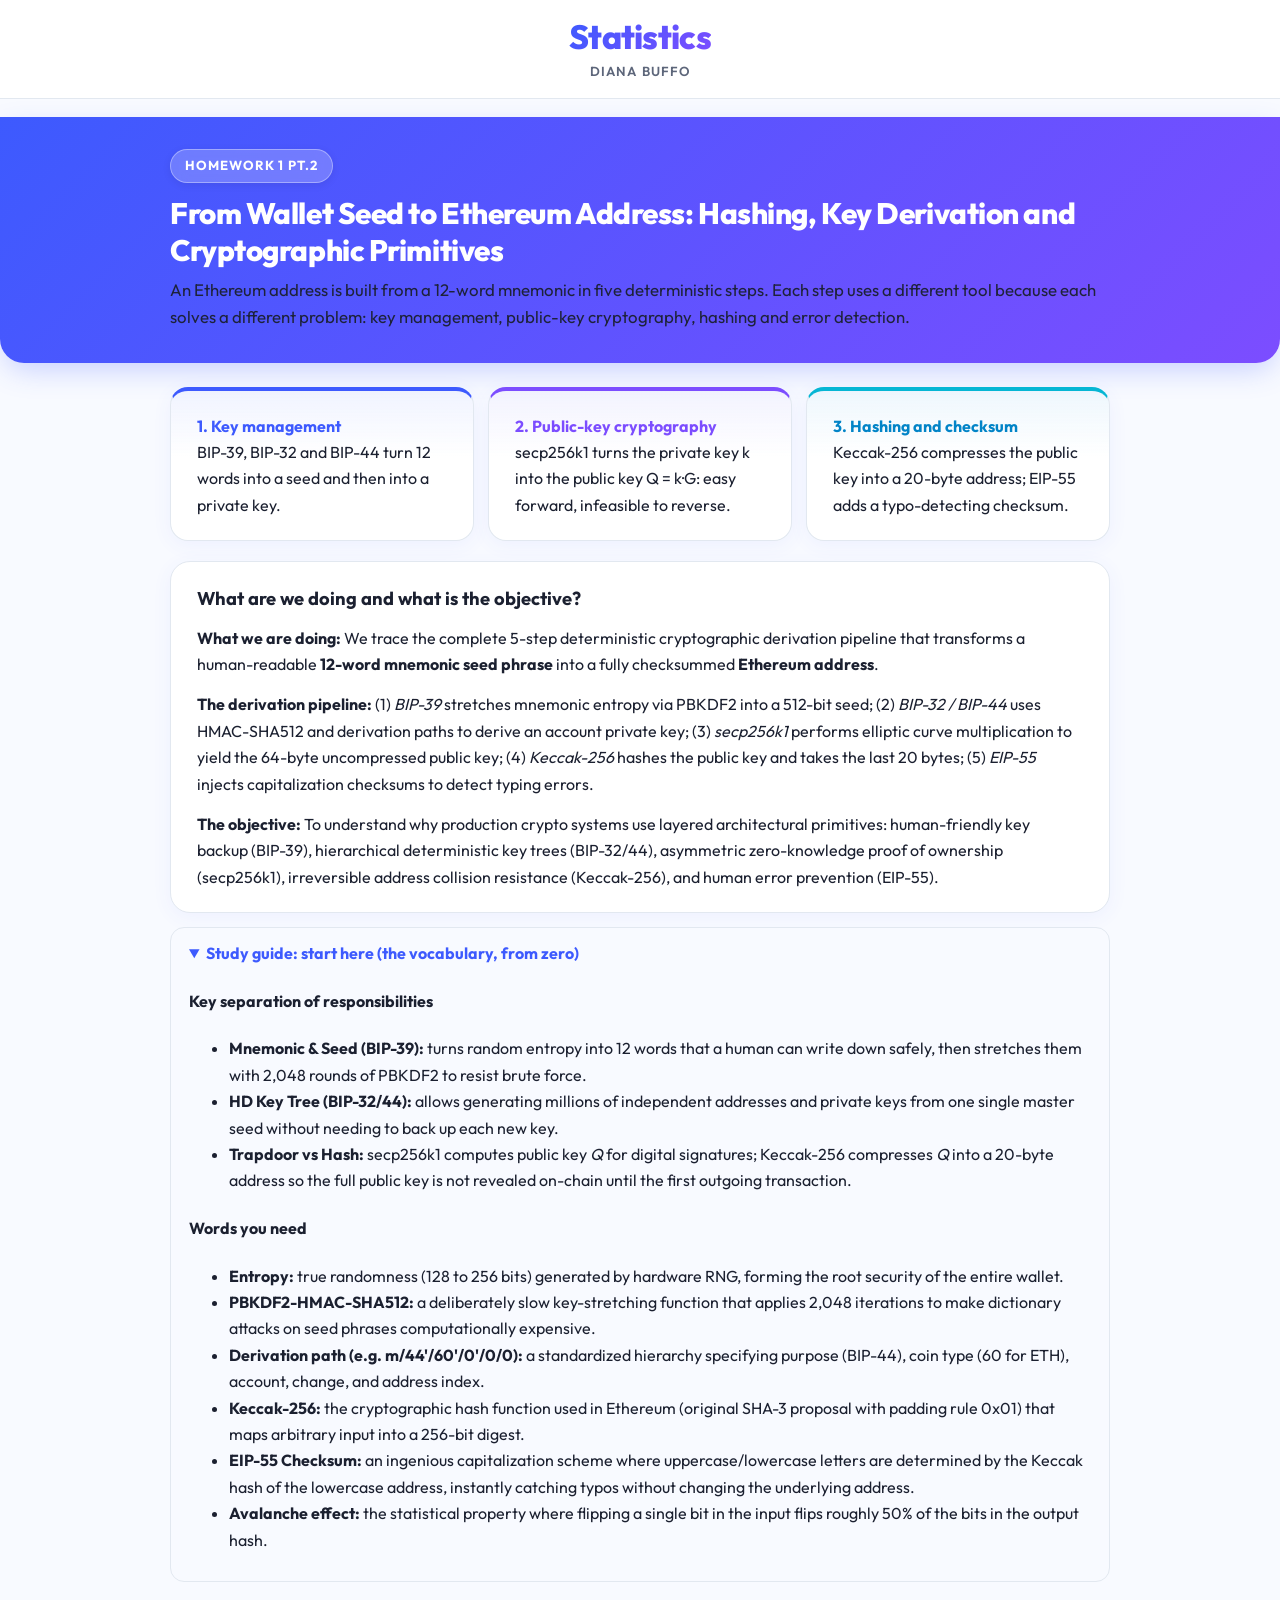
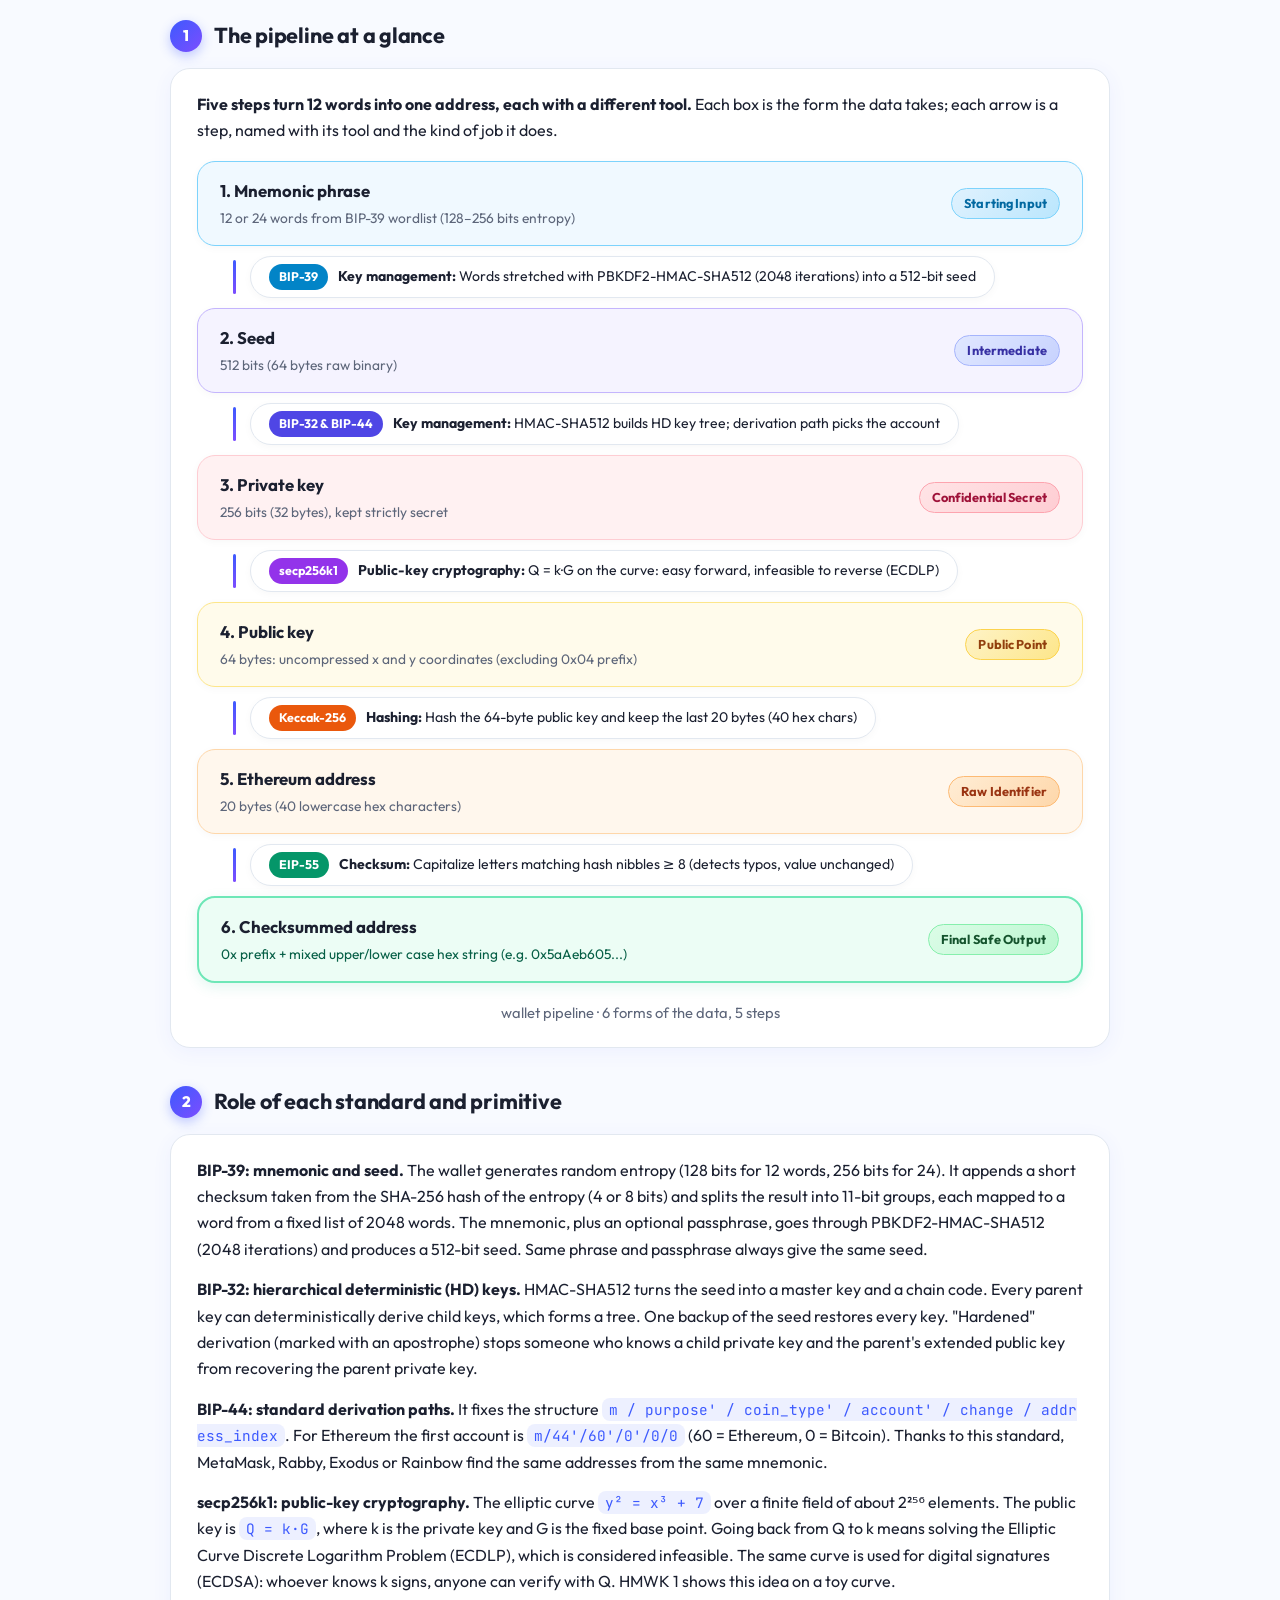
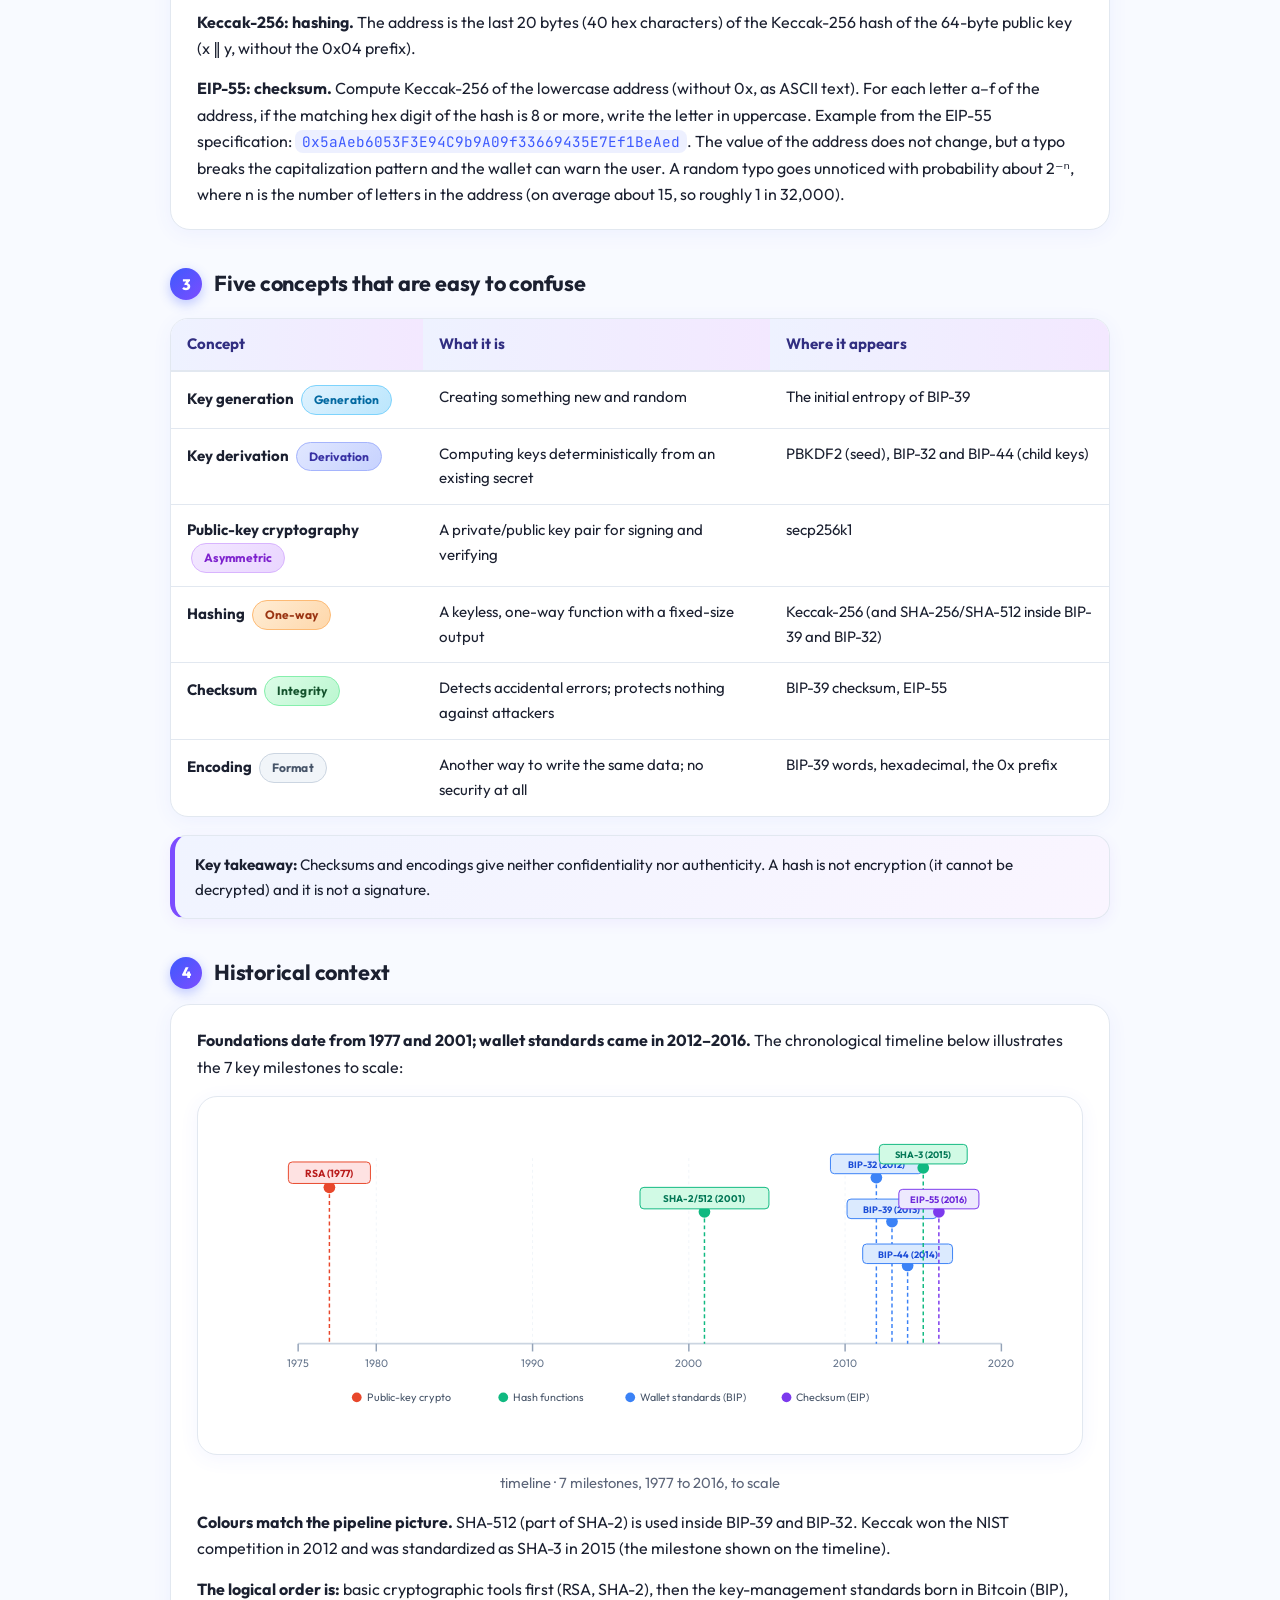
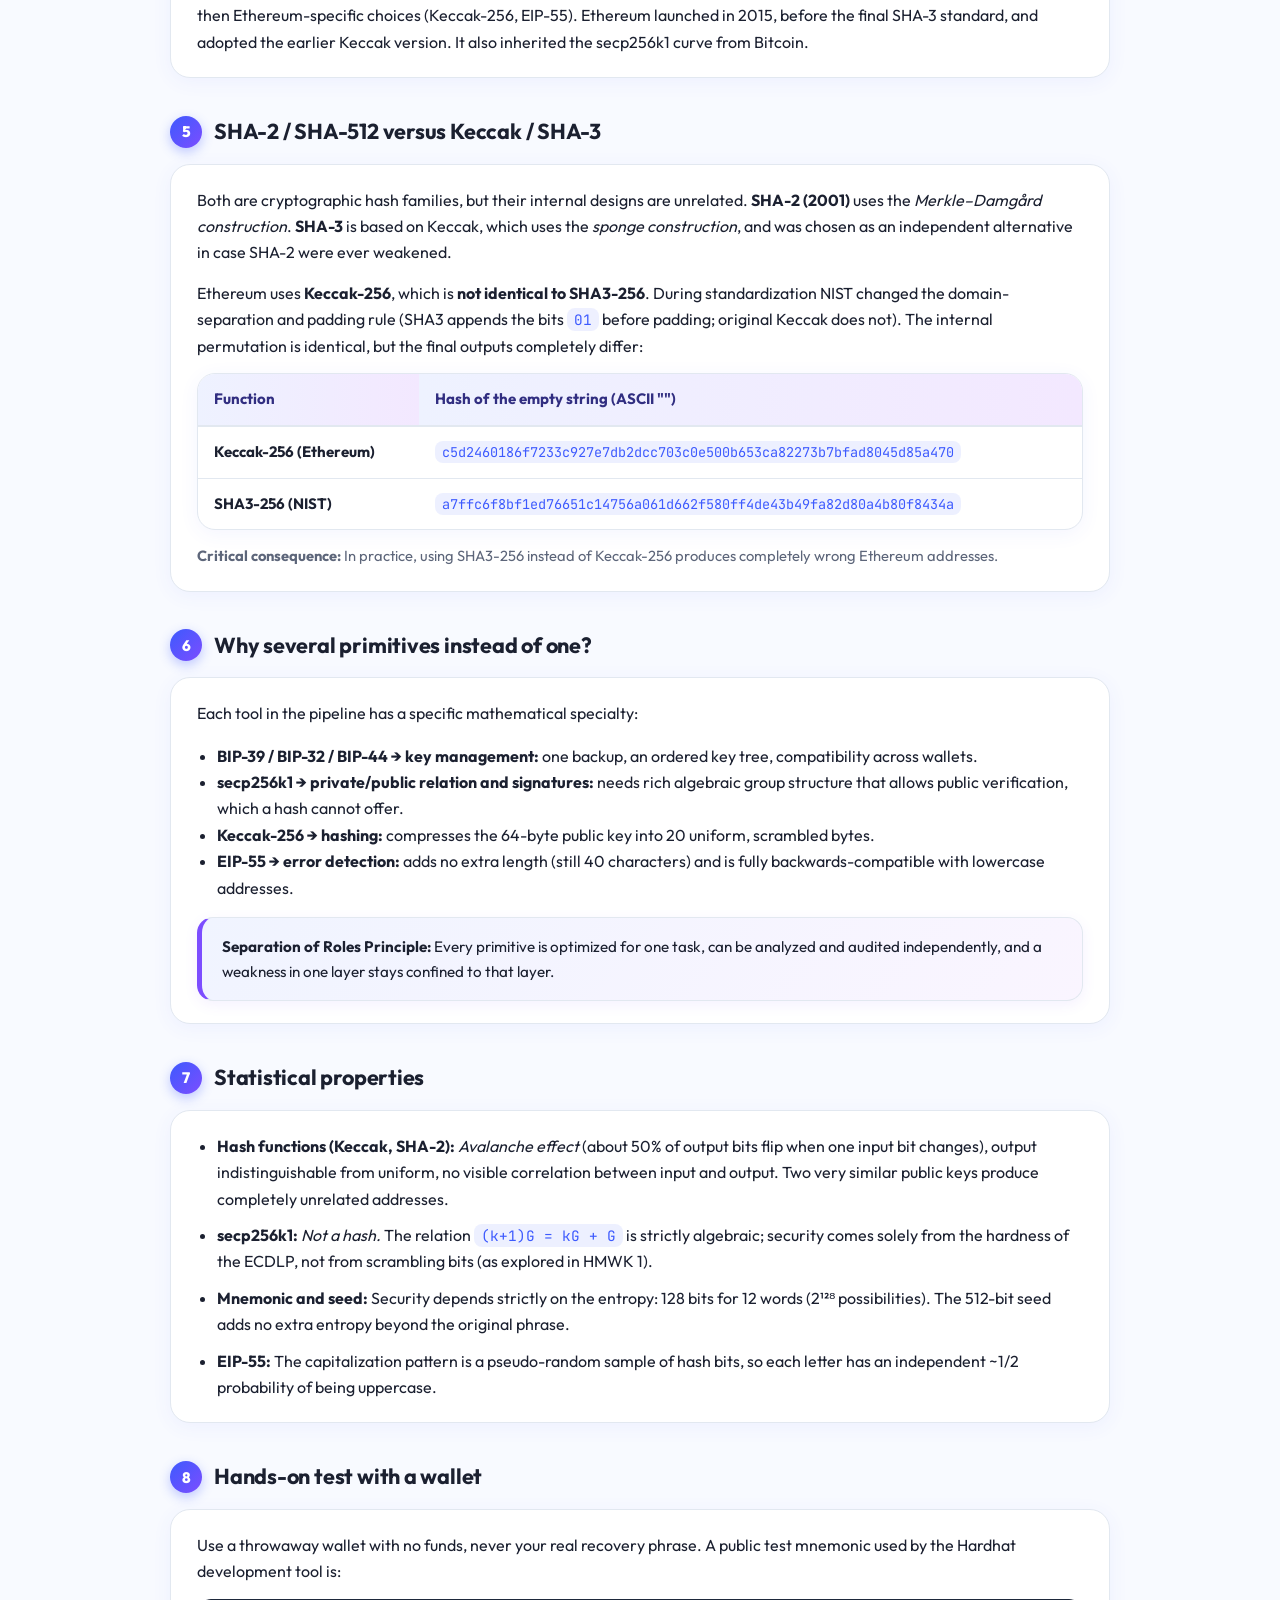
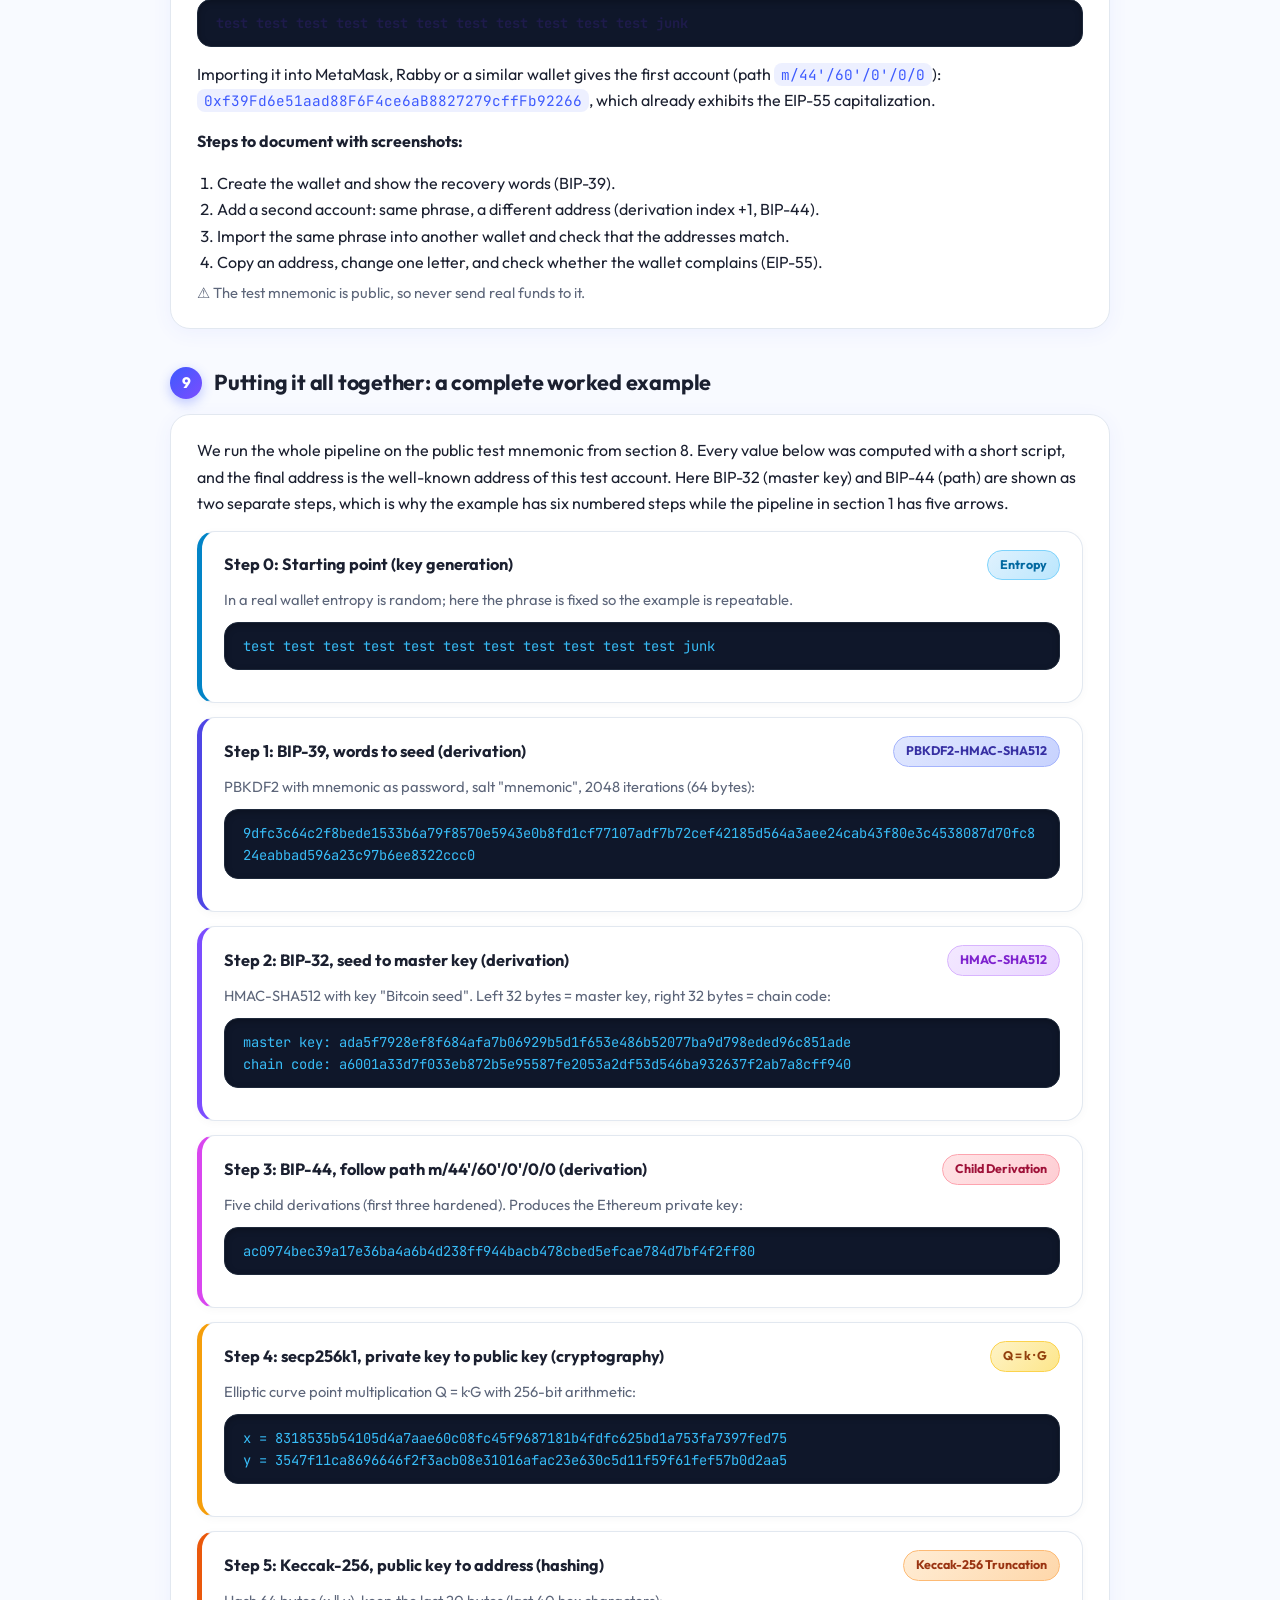
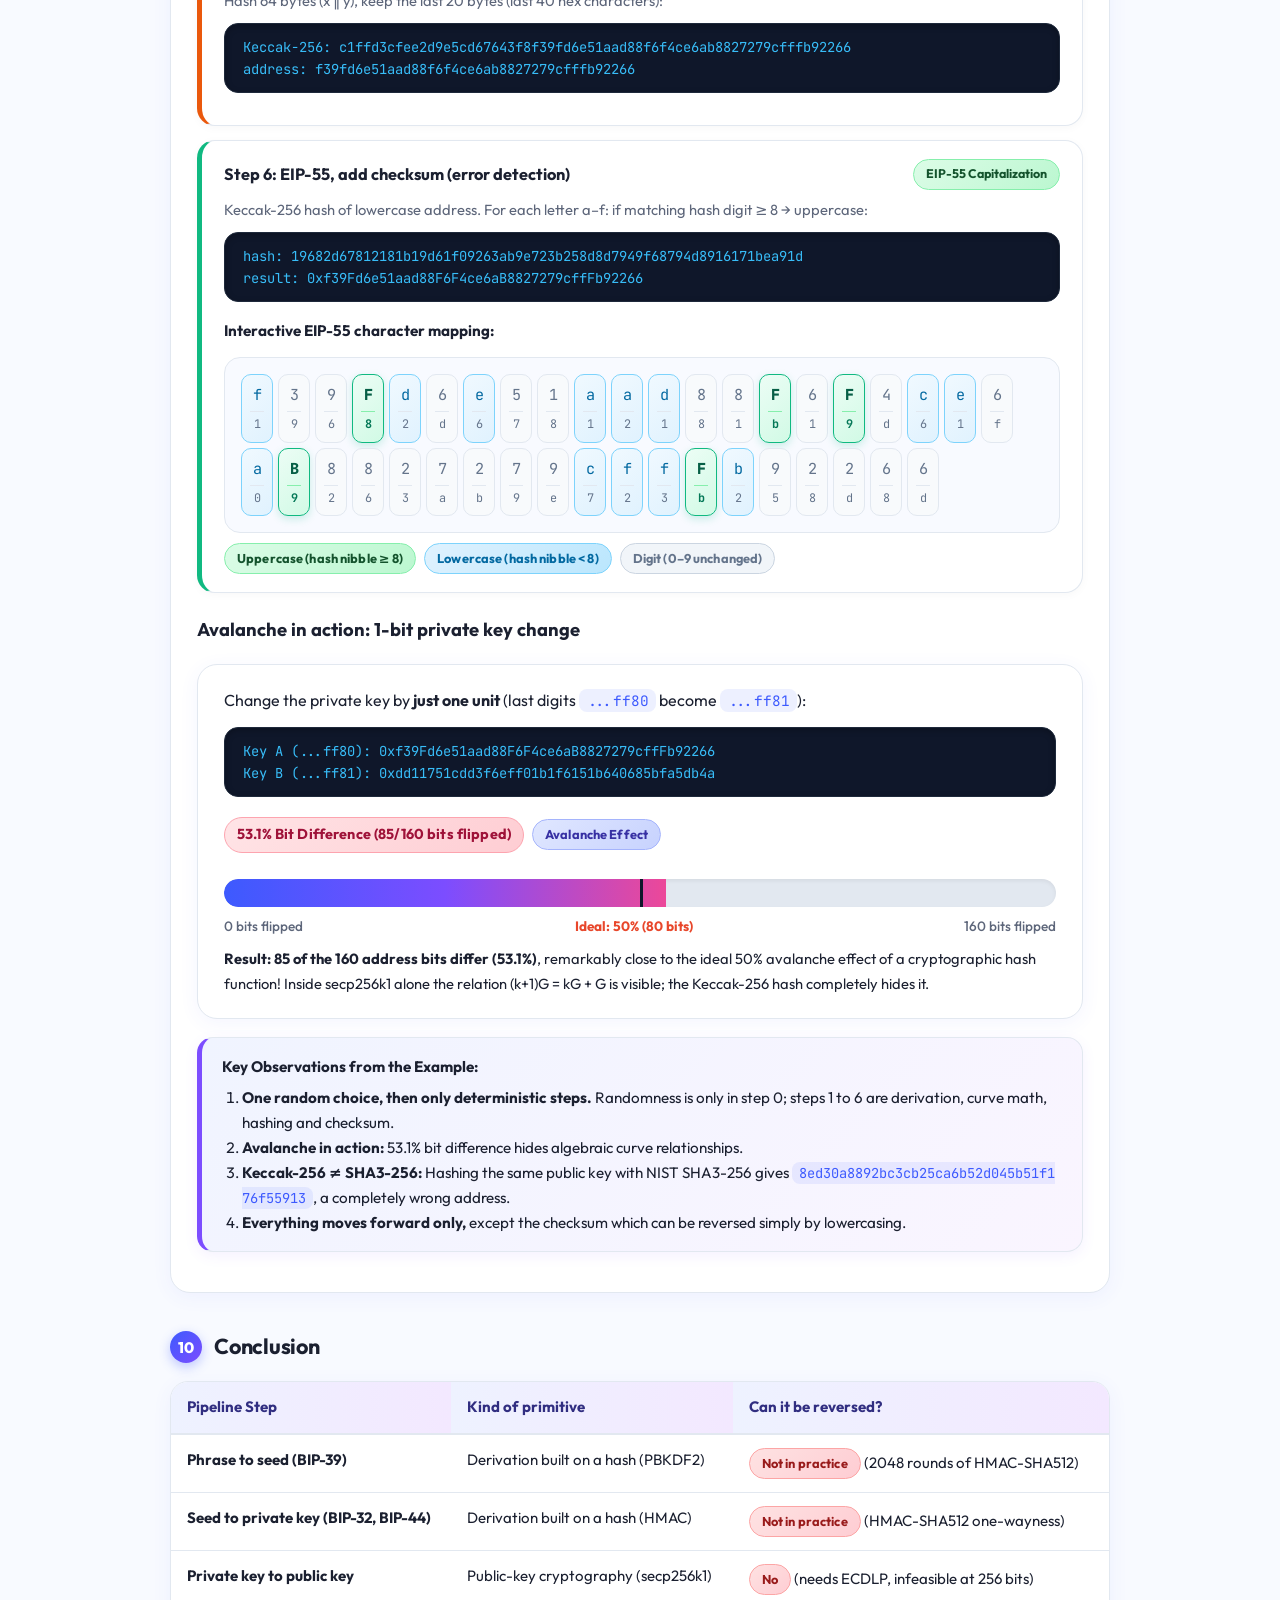
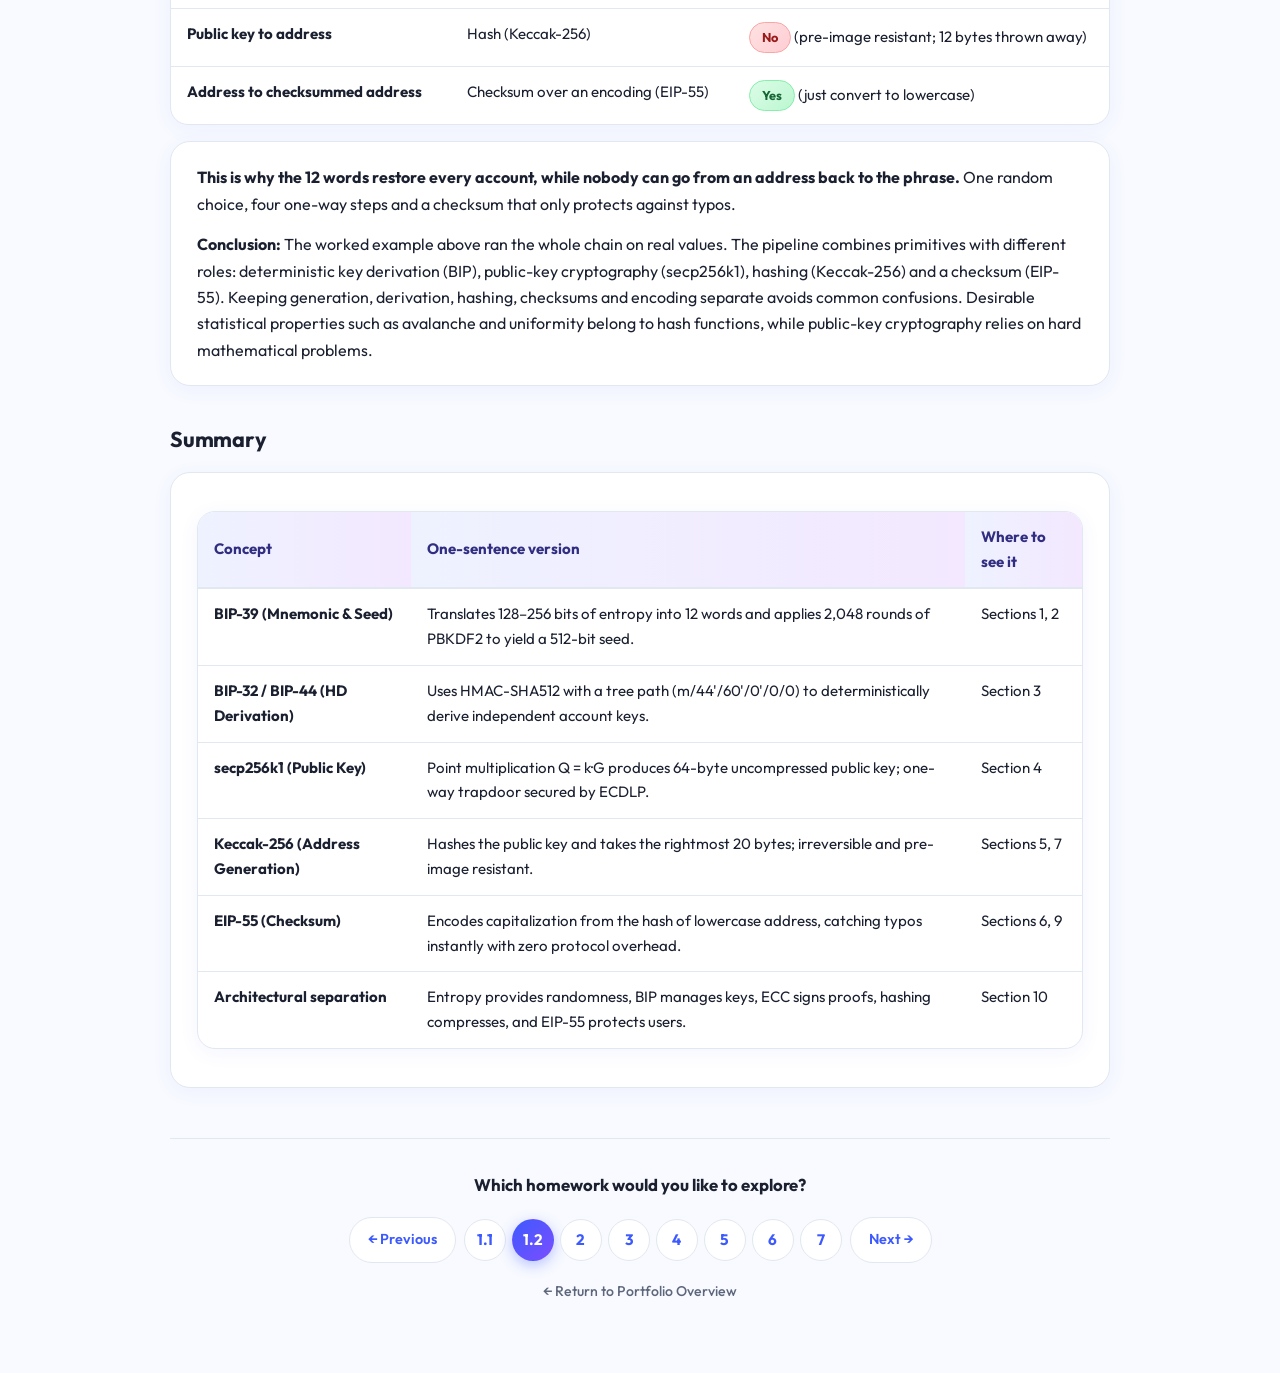
<file: homework1-pt2.html>
<!DOCTYPE html>
<html lang="en">

<head>
  <meta charset="utf-8">
  <meta name="viewport" content="width=device-width, initial-scale=1, viewport-fit=cover">
  <title>Homework 1 pt.2 – From Wallet Seed to Ethereum Address | Diana Buffo</title>
  <link rel="preconnect" href="https://fonts.googleapis.com">
  <link rel="preconnect" href="https://fonts.gstatic.com" crossorigin>
  <link
    href="https://fonts.googleapis.com/css2?family=Outfit:wght@400;500;600;700;800&family=JetBrains+Mono:wght@400;500;600&display=swap"
    rel="stylesheet">
  <link rel="stylesheet" href="css/homework1-pt2.css">
</head>

<body>

  <!-- NAVBAR CENTRATA -->
  <nav class="navbar">
    <a href="index.html" class="brand-centered" title="Back to Home">
      <span class="brand-title">Statistics</span>
      <span class="brand-subtitle">Diana Buffo</span>
    </a>
  </nav>

  <!-- HEADER IDENTICO AD HOMEWORK 1 -->
  <header>
    <div>
      <div class="hw-tag">Homework 1 pt.2</div>
      <h1>From Wallet Seed to Ethereum Address: Hashing, Key Derivation and Cryptographic Primitives</h1>
      <p>An Ethereum address is built from a 12-word mnemonic in five deterministic steps. Each step uses a different
        tool because each solves a different problem: key management, public-key cryptography, hashing and error
        detection.</p>
    </div>
  </header>

  <main>
    <!-- 3 STEP PREVIEW CARDS IN CIMA -->
    <div class="steps">
      <div class="card"><b>1. Key management</b><br>BIP-39, BIP-32 and BIP-44 turn 12 words into a seed and then into a
        private key.</div>
      <div class="card"><b>2. Public-key cryptography</b><br>secp256k1 turns the private key k into the public key Q =
        k·G: easy forward, infeasible to reverse.</div>
      <div class="card"><b>3. Hashing and checksum</b><br>Keccak-256 compresses the public key into a 20-byte address;
        EIP-55 adds a typo-detecting checksum.</div>
    </div>

    <!-- WHAT ARE WE DOING AND WHAT IS THE OBJECTIVE -->
    <div class="card">
      <h3 style="margin-top:0;">What are we doing and what is the objective?</h3>
      <p>
        <b>What we are doing:</b> We trace the complete 5-step deterministic cryptographic derivation pipeline that transforms a human-readable <b>12-word mnemonic seed phrase</b> into a fully checksummed <b>Ethereum address</b>.
      </p>
      <p>
        <b>The derivation pipeline:</b> (1) <i>BIP-39</i> stretches mnemonic entropy via PBKDF2 into a 512-bit seed; (2) <i>BIP-32 / BIP-44</i> uses HMAC-SHA512 and derivation paths to derive an account private key; (3) <i>secp256k1</i> performs elliptic curve multiplication to yield the 64-byte uncompressed public key; (4) <i>Keccak-256</i> hashes the public key and takes the last 20 bytes; (5) <i>EIP-55</i> injects capitalization checksums to detect typing errors.
      </p>
      <p style="margin-bottom:0;">
        <b>The objective:</b> To understand why production crypto systems use layered architectural primitives: human-friendly key backup (BIP-39), hierarchical deterministic key trees (BIP-32/44), asymmetric zero-knowledge proof of ownership (secp256k1), irreversible address collision resistance (Keccak-256), and human error prevention (EIP-55).
      </p>
    </div>

    <!-- STUDY GUIDE: START HERE -->
    <details class="study" open>
      <summary>Study guide: start here (the vocabulary, from zero)</summary>
      <div class="study-body">
        <h4>Key separation of responsibilities</h4>
        <ul>
          <li><b>Mnemonic &amp; Seed (BIP-39):</b> turns random entropy into 12 words that a human can write down safely, then stretches them with 2,048 rounds of PBKDF2 to resist brute force.</li>
          <li><b>HD Key Tree (BIP-32/44):</b> allows generating millions of independent addresses and private keys from one single master seed without needing to back up each new key.</li>
          <li><b>Trapdoor vs Hash:</b> secp256k1 computes public key <i>Q</i> for digital signatures; Keccak-256 compresses <i>Q</i> into a 20-byte address so the full public key is not revealed on-chain until the first outgoing transaction.</li>
        </ul>

        <h4>Words you need</h4>
        <ul>
          <li><b>Entropy:</b> true randomness (128 to 256 bits) generated by hardware RNG, forming the root security of the entire wallet.</li>
          <li><b>PBKDF2-HMAC-SHA512:</b> a deliberately slow key-stretching function that applies 2,048 iterations to make dictionary attacks on seed phrases computationally expensive.</li>
          <li><b>Derivation path (e.g. m/44'/60'/0'/0/0):</b> a standardized hierarchy specifying purpose (BIP-44), coin type (60 for ETH), account, change, and address index.</li>
          <li><b>Keccak-256:</b> the cryptographic hash function used in Ethereum (original SHA-3 proposal with padding rule 0x01) that maps arbitrary input into a 256-bit digest.</li>
          <li><b>EIP-55 Checksum:</b> an ingenious capitalization scheme where uppercase/lowercase letters are determined by the Keccak hash of the lowercase address, instantly catching typos without changing the underlying address.</li>
          <li><b>Avalanche effect:</b> the statistical property where flipping a single bit in the input flips roughly 50% of the bits in the output hash.</li>
        </ul>
      </div>
    </details>

    <!-- SECTION 1: THE PIPELINE AT A GLANCE -->
    <h2><span class="n">1</span> The pipeline at a glance</h2>
    <div class="card">
      <p style="margin-top:0">
        <b>Five steps turn 12 words into one address, each with a different tool.</b>
        Each box is the form the data takes; each arrow is a step, named with its tool and the kind of job it does.
      </p>

      <div class="pipeline-flow">
        <!-- NODE 1 -->
        <div class="pipeline-node node-mnemonic">
          <div class="pipeline-node-data">
            <span class="pipeline-node-name">1. Mnemonic phrase</span>
            <span class="pipeline-node-spec">12 or 24 words from BIP-39 wordlist (128–256 bits entropy)</span>
          </div>
          <span class="table-badge badge-sky">Starting Input</span>
        </div>

        <!-- STEP 1 -->
        <div class="pipeline-step-arrow">
          <div class="arrow-line"></div>
          <div class="arrow-info">
            <span class="step-chip chip-sky">BIP-39</span>
            <span><b>Key management:</b> Words stretched with PBKDF2-HMAC-SHA512 (2048 iterations) into a 512-bit
              seed</span>
          </div>
        </div>

        <!-- NODE 2 -->
        <div class="pipeline-node node-seed">
          <div class="pipeline-node-data">
            <span class="pipeline-node-name">2. Seed</span>
            <span class="pipeline-node-spec">512 bits (64 bytes raw binary)</span>
          </div>
          <span class="table-badge badge-indigo">Intermediate</span>
        </div>

        <!-- STEP 2 -->
        <div class="pipeline-step-arrow">
          <div class="arrow-line"></div>
          <div class="arrow-info">
            <span class="step-chip chip-indigo">BIP-32 & BIP-44</span>
            <span><b>Key management:</b> HMAC-SHA512 builds HD key tree; derivation path picks the account</span>
          </div>
        </div>

        <!-- NODE 3 -->
        <div class="pipeline-node node-privkey">
          <div class="pipeline-node-data">
            <span class="pipeline-node-name">3. Private key</span>
            <span class="pipeline-node-spec">256 bits (32 bytes), kept strictly secret</span>
          </div>
          <span class="table-badge badge-rose">Confidential Secret</span>
        </div>

        <!-- STEP 3 -->
        <div class="pipeline-step-arrow">
          <div class="arrow-line"></div>
          <div class="arrow-info">
            <span class="step-chip chip-purple">secp256k1</span>
            <span><b>Public-key cryptography:</b> Q = k·G on the curve: easy forward, infeasible to reverse
              (ECDLP)</span>
          </div>
        </div>

        <!-- NODE 4 -->
        <div class="pipeline-node node-pubkey">
          <div class="pipeline-node-data">
            <span class="pipeline-node-name">4. Public key</span>
            <span class="pipeline-node-spec">64 bytes: uncompressed x and y coordinates (excluding 0x04 prefix)</span>
          </div>
          <span class="table-badge badge-amber">Public Point</span>
        </div>

        <!-- STEP 4 -->
        <div class="pipeline-step-arrow">
          <div class="arrow-line"></div>
          <div class="arrow-info">
            <span class="step-chip chip-orange">Keccak-256</span>
            <span><b>Hashing:</b> Hash the 64-byte public key and keep the last 20 bytes (40 hex chars)</span>
          </div>
        </div>

        <!-- NODE 5 -->
        <div class="pipeline-node node-address">
          <div class="pipeline-node-data">
            <span class="pipeline-node-name">5. Ethereum address</span>
            <span class="pipeline-node-spec">20 bytes (40 lowercase hex characters)</span>
          </div>
          <span class="table-badge badge-orange">Raw Identifier</span>
        </div>

        <!-- STEP 5 -->
        <div class="pipeline-step-arrow">
          <div class="arrow-line"></div>
          <div class="arrow-info">
            <span class="step-chip chip-emerald">EIP-55</span>
            <span><b>Checksum:</b> Capitalize letters matching hash nibbles ≥ 8 (detects typos, value unchanged)</span>
          </div>
        </div>

        <!-- NODE 6 -->
        <div class="pipeline-node node-checksum">
          <div class="pipeline-node-data">
            <span class="pipeline-node-name">6. Checksummed address</span>
            <span class="pipeline-node-spec" style="color: #065f46;">0x prefix + mixed upper/lower case hex string (e.g.
              0x5aAeb605...)</span>
          </div>
          <span class="table-badge badge-emerald">Final Safe Output</span>
        </div>
      </div>
      <p class="mut" style="margin: 8px 0 0; text-align: center;">
        wallet pipeline · 6 forms of the data, 5 steps
      </p>
    </div>

    <!-- SECTION 2: ROLE OF EACH STANDARD AND PRIMITIVE -->
    <h2><span class="n">2</span> Role of each standard and primitive</h2>
    <div class="card">
      <p><b>BIP-39: mnemonic and seed.</b> The wallet generates random entropy (128 bits for 12 words, 256 bits for 24).
        It appends a short checksum taken from the SHA-256 hash of the entropy (4 or 8 bits) and splits the result into
        11-bit groups, each mapped to a word from a fixed list of 2048 words. The mnemonic, plus an optional passphrase,
        goes through PBKDF2-HMAC-SHA512 (2048 iterations) and produces a 512-bit seed. Same phrase and passphrase always
        give the same seed.</p>

      <p><b>BIP-32: hierarchical deterministic (HD) keys.</b> HMAC-SHA512 turns the seed into a master key and a chain
        code. Every parent key can deterministically derive child keys, which forms a tree. One backup of the seed
        restores every key. "Hardened" derivation (marked with an apostrophe) stops someone who knows a child private
        key and the parent's extended public key from recovering the parent private key.</p>

      <p><b>BIP-44: standard derivation paths.</b> It fixes the structure
        <code>m / purpose' / coin_type' / account' / change / address_index</code>. For Ethereum the first account is
        <code>m/44'/60'/0'/0/0</code> (60 = Ethereum, 0 = Bitcoin). Thanks to this standard, MetaMask, Rabby, Exodus or
        Rainbow find the same addresses from the same mnemonic.</p>

      <p><b>secp256k1: public-key cryptography.</b> The elliptic curve <code>y² = x³ + 7</code> over a finite field of
        about 2²⁵⁶ elements. The public key is <code>Q = k·G</code>, where k is the private key and G is the fixed base
        point. Going back from Q to k means solving the Elliptic Curve Discrete Logarithm Problem (ECDLP), which is
        considered infeasible. The same curve is used for digital signatures (ECDSA): whoever knows k signs, anyone can
        verify with Q. HMWK 1 shows this idea on a toy curve.</p>

      <p><b>Keccak-256: hashing.</b> The address is the last 20 bytes (40 hex characters) of the Keccak-256 hash of the
        64-byte public key (x ‖ y, without the 0x04 prefix).</p>

      <p style="margin-bottom:0"><b>EIP-55: checksum.</b> Compute Keccak-256 of the lowercase address (without 0x, as
        ASCII text). For each letter a–f of the address, if the matching hex digit of the hash is 8 or more, write the
        letter in uppercase. Example from the EIP-55 specification:
        <code>0x5aAeb6053F3E94C9b9A09f33669435E7Ef1BeAed</code>. The value of the address does not change, but a typo
        breaks the capitalization pattern and the wallet can warn the user. A random typo goes unnoticed with
        probability about 2⁻ⁿ, where n is the number of letters in the address (on average about 15, so roughly 1 in
        32,000).</p>
    </div>

    <!-- SECTION 3: FIVE CONCEPTS THAT ARE EASY TO CONFUSE -->
    <h2><span class="n">3</span> Five concepts that are easy to confuse</h2>
    <div class="card wrap" style="padding:0;">
      <table>
        <thead>
          <tr>
            <th>Concept</th>
            <th>What it is</th>
            <th>Where it appears</th>
          </tr>
        </thead>
        <tbody>
          <tr>
            <td><b>Key generation</b> <span class="table-badge badge-sky"
                style="font-size:0.75rem; margin-left:4px;">Generation</span></td>
            <td>Creating something new and random</td>
            <td>The initial entropy of BIP-39</td>
          </tr>
          <tr>
            <td><b>Key derivation</b> <span class="table-badge badge-indigo"
                style="font-size:0.75rem; margin-left:4px;">Derivation</span></td>
            <td>Computing keys deterministically from an existing secret</td>
            <td>PBKDF2 (seed), BIP-32 and BIP-44 (child keys)</td>
          </tr>
          <tr>
            <td><b>Public-key cryptography</b> <span class="table-badge badge-purple"
                style="font-size:0.75rem; margin-left:4px;">Asymmetric</span></td>
            <td>A private/public key pair for signing and verifying</td>
            <td>secp256k1</td>
          </tr>
          <tr>
            <td><b>Hashing</b> <span class="table-badge badge-orange"
                style="font-size:0.75rem; margin-left:4px;">One-way</span></td>
            <td>A keyless, one-way function with a fixed-size output</td>
            <td>Keccak-256 (and SHA-256/SHA-512 inside BIP-39 and BIP-32)</td>
          </tr>
          <tr>
            <td><b>Checksum</b> <span class="table-badge badge-emerald"
                style="font-size:0.75rem; margin-left:4px;">Integrity</span></td>
            <td>Detects accidental errors; protects nothing against attackers</td>
            <td>BIP-39 checksum, EIP-55</td>
          </tr>
          <tr>
            <td><b>Encoding</b> <span class="table-badge"
                style="font-size:0.75rem; margin-left:4px; background:#f1f5f9; color:#475569; border:1px solid #cbd5e1;">Format</span>
            </td>
            <td>Another way to write the same data; no security at all</td>
            <td>BIP-39 words, hexadecimal, the 0x prefix</td>
          </tr>
        </tbody>
      </table>
    </div>

    <div class="card card-callout">
      <b>Key takeaway:</b> Checksums and encodings give neither confidentiality nor authenticity. A hash is not
      encryption (it cannot be decrypted) and it is not a signature.
    </div>

    <!-- SECTION 4: HISTORICAL CONTEXT & SVG TIMELINE -->
    <h2><span class="n">4</span> Historical context</h2>
    <div class="card">
      <p style="margin-top:0">
        <b>Foundations date from 1977 and 2001; wallet standards came in 2012–2016.</b>
        The chronological timeline below illustrates the 7 key milestones to scale:
      </p>

      <!-- SVG TIMELINE GRAPH -->
      <div class="svg-container">
        <svg viewBox="0 0 860 320" role="img"
          aria-label="Historical timeline of cryptographic primitives and wallet standards">
          <!-- Time Grid -->
          <line x1="80" y1="230" x2="800" y2="230" stroke="#cbd5e1" stroke-width="2" />

          <!-- Decade ticks & labels (1975 to 2020: 800-80 = 720px for 45 years -> 16px/year) -->
          <!-- 1975=80, 1980=160, 1990=320, 2000=480, 2010=640, 2020=800 -->
          <line x1="80" y1="230" x2="80" y2="238" stroke="#94a3b8" stroke-width="1.5" />
          <text x="80" y="254" font-size="11" text-anchor="middle" fill="#64748b">1975</text>

          <line x1="160" y1="230" x2="160" y2="238" stroke="#94a3b8" stroke-width="1.5" />
          <text x="160" y="254" font-size="11" text-anchor="middle" fill="#64748b">1980</text>

          <line x1="320" y1="230" x2="320" y2="238" stroke="#94a3b8" stroke-width="1.5" />
          <text x="320" y="254" font-size="11" text-anchor="middle" fill="#64748b">1990</text>

          <line x1="480" y1="230" x2="480" y2="238" stroke="#94a3b8" stroke-width="1.5" />
          <text x="480" y="254" font-size="11" text-anchor="middle" fill="#64748b">2000</text>

          <line x1="640" y1="230" x2="640" y2="238" stroke="#94a3b8" stroke-width="1.5" />
          <text x="640" y="254" font-size="11" text-anchor="middle" fill="#64748b">2010</text>

          <line x1="800" y1="230" x2="800" y2="238" stroke="#94a3b8" stroke-width="1.5" />
          <text x="800" y="254" font-size="11" text-anchor="middle" fill="#64748b">2020</text>

          <!-- Vertical guide grid lines -->
          <line x1="160" y1="40" x2="160" y2="230" stroke="#f1f5f9" stroke-width="1" stroke-dasharray="3 3" />
          <line x1="320" y1="40" x2="320" y2="230" stroke="#f1f5f9" stroke-width="1" stroke-dasharray="3 3" />
          <line x1="480" y1="40" x2="480" y2="230" stroke="#f1f5f9" stroke-width="1" stroke-dasharray="3 3" />
          <line x1="640" y1="40" x2="640" y2="230" stroke="#f1f5f9" stroke-width="1" stroke-dasharray="3 3" />

          <!-- 1. 1977: RSA (pos = 80 + 2*16 = 112) -->
          <line x1="112" y1="70" x2="112" y2="230" stroke="#e8472b" stroke-width="1.5" stroke-dasharray="4 3" />
          <circle cx="112" cy="70" r="6" fill="#e8472b" />
          <rect x="70" y="44" width="84" height="22" rx="4" fill="#fee2e2" stroke="#e8472b" />
          <text x="112" y="59" font-size="10.5" font-weight="700" text-anchor="middle" fill="#b91c1c">RSA (1977)</text>

          <!-- 2. 2001: SHA-2 / SHA-512 (pos = 480 + 1*16 = 496) -->
          <line x1="496" y1="95" x2="496" y2="230" stroke="#10b981" stroke-width="1.5" stroke-dasharray="4 3" />
          <circle cx="496" cy="95" r="6" fill="#10b981" />
          <rect x="430" y="70" width="132" height="22" rx="4" fill="#d1fae5" stroke="#10b981" />
          <text x="496" y="85" font-size="10" font-weight="700" text-anchor="middle" fill="#047857">SHA-2/512
            (2001)</text>

          <!-- 3. 2012: BIP-32 (pos = 640 + 2*16 = 672) -->
          <line x1="672" y1="60" x2="672" y2="230" stroke="#3b82f6" stroke-width="1.5" stroke-dasharray="4 3" />
          <circle cx="672" cy="60" r="6" fill="#3b82f6" />
          <rect x="625" y="36" width="94" height="20" rx="4" fill="#dbeafe" stroke="#3b82f6" />
          <text x="672" y="50" font-size="9.5" font-weight="700" text-anchor="middle" fill="#1d4ed8">BIP-32
            (2012)</text>

          <!-- 4. 2013: BIP-39 (pos = 640 + 3*16 = 688) -->
          <line x1="688" y1="105" x2="688" y2="230" stroke="#3b82f6" stroke-width="1.5" stroke-dasharray="4 3" />
          <circle cx="688" cy="105" r="6" fill="#3b82f6" />
          <rect x="642" y="82" width="92" height="20" rx="4" fill="#dbeafe" stroke="#3b82f6" />
          <text x="688" y="96" font-size="9.5" font-weight="700" text-anchor="middle" fill="#1d4ed8">BIP-39
            (2013)</text>

          <!-- 5. 2014: BIP-44 (pos = 640 + 4*16 = 704) -->
          <line x1="704" y1="150" x2="704" y2="230" stroke="#3b82f6" stroke-width="1.5" stroke-dasharray="4 3" />
          <circle cx="704" cy="150" r="6" fill="#3b82f6" />
          <rect x="658" y="128" width="92" height="20" rx="4" fill="#dbeafe" stroke="#3b82f6" />
          <text x="704" y="142" font-size="9.5" font-weight="700" text-anchor="middle" fill="#1d4ed8">BIP-44
            (2014)</text>

          <!-- 6. 2015: SHA-3 standard, based on Keccak (pos = 640 + 5*16 = 720) -->
          <line x1="720" y1="50" x2="720" y2="230" stroke="#10b981" stroke-width="1.5" stroke-dasharray="4 3" />
          <circle cx="720" cy="50" r="6" fill="#10b981" />
          <rect x="675" y="26" width="90" height="20" rx="4" fill="#d1fae5" stroke="#10b981" />
          <text x="720" y="40" font-size="9.5" font-weight="700" text-anchor="middle" fill="#047857">SHA-3 (2015)</text>

          <!-- 7. 2016: EIP-55 (pos = 640 + 6*16 = 736) -->
          <line x1="736" y1="95" x2="736" y2="230" stroke="#7c3aed" stroke-width="1.5" stroke-dasharray="4 3" />
          <circle cx="736" cy="95" r="6" fill="#7c3aed" />
          <rect x="695" y="72" width="82" height="20" rx="4" fill="#ede9fe" stroke="#7c3aed" />
          <text x="736" y="86" font-size="9.5" font-weight="700" text-anchor="middle" fill="#6d28d9">EIP-55
            (2016)</text>

          <!-- LEGEND -->
          <g transform="translate(140, 285)">
            <circle cx="0" cy="0" r="5" fill="#e8472b" />
            <text x="10" y="4" font-size="11" fill="#475569">Public-key crypto</text>

            <circle cx="150" cy="0" r="5" fill="#10b981" />
            <text x="160" y="4" font-size="11" fill="#475569">Hash functions</text>

            <circle cx="280" cy="0" r="5" fill="#3b82f6" />
            <text x="290" y="4" font-size="11" fill="#475569">Wallet standards (BIP)</text>

            <circle cx="440" cy="0" r="5" fill="#7c3aed" />
            <text x="450" y="4" font-size="11" fill="#475569">Checksum (EIP)</text>
          </g>
        </svg>
      </div>

      <p class="mut" style="text-align:center; margin-top:2px;">timeline · 7 milestones, 1977 to 2016, to scale</p>

      <p><b>Colours match the pipeline picture.</b> SHA-512 (part of SHA-2) is used inside BIP-39 and BIP-32. Keccak won
        the NIST competition in 2012 and was standardized as SHA-3 in 2015 (the milestone shown on the timeline).</p>
      <p style="margin-bottom:0"><b>The logical order is:</b> basic cryptographic tools first (RSA, SHA-2), then the
        key-management standards born in Bitcoin (BIP), then Ethereum-specific choices (Keccak-256, EIP-55). Ethereum
        launched in 2015, before the final SHA-3 standard, and adopted the earlier Keccak version. It also inherited the
        secp256k1 curve from Bitcoin.</p>
    </div>

    <!-- SECTION 5: SHA-2 / SHA-512 VS KECCAK / SHA-3 -->
    <h2><span class="n">5</span> SHA-2 / SHA-512 versus Keccak / SHA-3</h2>
    <div class="card">
      <p style="margin-top:0">
        Both are cryptographic hash families, but their internal designs are unrelated. <b>SHA-2 (2001)</b> uses the
        <i>Merkle–Damgård construction</i>. <b>SHA-3</b> is based on Keccak, which uses the <i>sponge construction</i>,
        and was chosen as an independent alternative in case SHA-2 were ever weakened.
      </p>

      <p>
        Ethereum uses <b>Keccak-256</b>, which is <b>not identical to SHA3-256</b>. During standardization NIST changed
        the domain-separation and padding rule (SHA3 appends the bits <code>01</code> before padding; original Keccak
        does not). The internal permutation is identical, but the final outputs completely differ:
      </p>

      <div class="wrap" style="margin: 14px 0;">
        <table>
          <thead>
            <tr>
              <th style="width: 25%;">Function</th>
              <th>Hash of the empty string (ASCII "")</th>
            </tr>
          </thead>
          <tbody>
            <tr>
              <td><b>Keccak-256 (Ethereum)</b></td>
              <td><code>c5d2460186f7233c927e7db2dcc703c0e500b653ca82273b7bfad8045d85a470</code></td>
            </tr>
            <tr>
              <td><b>SHA3-256 (NIST)</b></td>
              <td><code>a7ffc6f8bf1ed76651c14756a061d662f580ff4de43b49fa82d80a4b80f8434a</code></td>
            </tr>
          </tbody>
        </table>
      </div>

      <p class="mut" style="margin-bottom:0">
        <b>Critical consequence:</b> In practice, using SHA3-256 instead of Keccak-256 produces completely wrong
        Ethereum addresses.
      </p>
    </div>

    <!-- SECTION 6: WHY SEVERAL PRIMITIVES INSTEAD OF ONE? -->
    <h2><span class="n">6</span> Why several primitives instead of one?</h2>
    <div class="card">
      <p style="margin-top:0">Each tool in the pipeline has a specific mathematical specialty:</p>
      <ul style="padding-left: 20px; margin-bottom: 16px;">
        <li><b>BIP-39 / BIP-32 / BIP-44 → key management:</b> one backup, an ordered key tree, compatibility across
          wallets.</li>
        <li><b>secp256k1 → private/public relation and signatures:</b> needs rich algebraic group structure that allows
          public verification, which a hash cannot offer.</li>
        <li><b>Keccak-256 → hashing:</b> compresses the 64-byte public key into 20 uniform, scrambled bytes.</li>
        <li><b>EIP-55 → error detection:</b> adds no extra length (still 40 characters) and is fully
          backwards-compatible with lowercase addresses.</li>
      </ul>
      <p class="card-callout card" style="margin:0;">
        <b>Separation of Roles Principle:</b> Every primitive is optimized for one task, can be analyzed and audited
        independently, and a weakness in one layer stays confined to that layer.
      </p>
    </div>

    <!-- SECTION 7: STATISTICAL PROPERTIES -->
    <h2><span class="n">7</span> Statistical properties</h2>
    <div class="card">
      <ul style="padding-left: 20px; margin: 0;">
        <li><b>Hash functions (Keccak, SHA-2):</b> <i>Avalanche effect</i> (about 50% of output bits flip when one input
          bit changes), output indistinguishable from uniform, no visible correlation between input and output. Two very
          similar public keys produce completely unrelated addresses.</li>
        <li style="margin-top: 10px;"><b>secp256k1:</b> <i>Not a hash.</i> The relation <code>(k+1)G = kG + G</code> is
          strictly algebraic; security comes solely from the hardness of the ECDLP, not from scrambling bits (as
          explored in HMWK 1).</li>
        <li style="margin-top: 10px;"><b>Mnemonic and seed:</b> Security depends strictly on the entropy: 128 bits for
          12 words (2¹²⁸ possibilities). The 512-bit seed adds no extra entropy beyond the original phrase.</li>
        <li style="margin-top: 10px;"><b>EIP-55:</b> The capitalization pattern is a pseudo-random sample of hash bits,
          so each letter has an independent ~1/2 probability of being uppercase.</li>
      </ul>
    </div>

    <!-- SECTION 8: HANDS-ON TEST WITH A WALLET -->
    <h2><span class="n">8</span> Hands-on test with a wallet</h2>
    <div class="card">
      <p style="margin-top:0">
        Use a throwaway wallet with no funds, never your real recovery phrase. A public test mnemonic used by the
        Hardhat development tool is:
      </p>
      <div class="hex-display" style="font-weight:700; color:#1e1b4b;">
        test test test test test test test test test test test junk
      </div>
      <p>
        Importing it into MetaMask, Rabby or a similar wallet gives the first account (path
        <code>m/44'/60'/0'/0/0</code>):<br>
        <code>0xf39Fd6e51aad88F6F4ce6aB8827279cffFb92266</code>, which already exhibits the EIP-55 capitalization.
      </p>
      <b>Steps to document with screenshots:</b>
      <ol style="padding-left: 20px; margin-bottom: 6px;">
        <li>Create the wallet and show the recovery words (BIP-39).</li>
        <li>Add a second account: same phrase, a different address (derivation index +1, BIP-44).</li>
        <li>Import the same phrase into another wallet and check that the addresses match.</li>
        <li>Copy an address, change one letter, and check whether the wallet complains (EIP-55).</li>
      </ol>
      <p class="mut" style="margin-bottom:0">⚠️ The test mnemonic is public, so never send real funds to it.</p>
    </div>

    <!-- SECTION 9: PUTTING IT ALL TOGETHER -->
    <h2><span class="n">9</span> Putting it all together: a complete worked example</h2>
    <div class="card">
      <p style="margin-top:0">
        We run the whole pipeline on the public test mnemonic from section 8. Every value below was computed with a
        short script, and the final address is the well-known address of this test account. Here BIP-32 (master key) and
        BIP-44 (path) are shown as two separate steps, which is why the example has six numbered steps while the
        pipeline in section 1 has five arrows.
      </p>

      <!-- STEP 0 -->
      <div class="step-box step-0">
        <div class="step-box-header">
          <b>Step 0: Starting point (key generation)</b>
          <span class="step-badge badge-sky">Entropy</span>
        </div>
        <p class="mut" style="margin:0 0 6px">In a real wallet entropy is random; here the phrase is fixed so the
          example is repeatable.</p>
        <div class="hex-display">test test test test test test test test test test test junk</div>
      </div>

      <!-- STEP 1 -->
      <div class="step-box step-1">
        <div class="step-box-header">
          <b>Step 1: BIP-39, words to seed (derivation)</b>
          <span class="step-badge badge-indigo">PBKDF2-HMAC-SHA512</span>
        </div>
        <p class="mut" style="margin:0 0 6px">PBKDF2 with mnemonic as password, salt "mnemonic", 2048 iterations (64
          bytes):</p>
        <div class="hex-display">
          9dfc3c64c2f8bede1533b6a79f8570e5943e0b8fd1cf77107adf7b72cef42185d564a3aee24cab43f80e3c4538087d70fc824eabbad596a23c97b6ee8322ccc0
        </div>
      </div>

      <!-- STEP 2 -->
      <div class="step-box step-2">
        <div class="step-box-header">
          <b>Step 2: BIP-32, seed to master key (derivation)</b>
          <span class="step-badge badge-purple">HMAC-SHA512</span>
        </div>
        <p class="mut" style="margin:0 0 6px">HMAC-SHA512 with key "Bitcoin seed". Left 32 bytes = master key, right 32
          bytes = chain code:</p>
        <div class="hex-display">master key: ada5f7928ef8f684afa7b06929b5d1f653e486b52077ba9d798eded96c851ade<br>chain
          code: a6001a33d7f033eb872b5e95587fe2053a2df53d546ba932637f2ab7a8cff940</div>
      </div>

      <!-- STEP 3 -->
      <div class="step-box step-3">
        <div class="step-box-header">
          <b>Step 3: BIP-44, follow path m/44'/60'/0'/0/0 (derivation)</b>
          <span class="step-badge badge-rose">Child Derivation</span>
        </div>
        <p class="mut" style="margin:0 0 6px">Five child derivations (first three hardened). Produces the Ethereum
          private key:</p>
        <div class="hex-display">ac0974bec39a17e36ba4a6b4d238ff944bacb478cbed5efcae784d7bf4f2ff80</div>
      </div>

      <!-- STEP 4 -->
      <div class="step-box step-4">
        <div class="step-box-header">
          <b>Step 4: secp256k1, private key to public key (cryptography)</b>
          <span class="step-badge badge-amber">Q = k · G</span>
        </div>
        <p class="mut" style="margin:0 0 6px">Elliptic curve point multiplication Q = k·G with 256-bit arithmetic:</p>
        <div class="hex-display">x = 8318535b54105d4a7aae60c08fc45f9687181b4fdfc625bd1a753fa7397fed75<br>y =
          3547f11ca8696646f2f3acb08e31016afac23e630c5d11f59f61fef57b0d2aa5</div>
      </div>

      <!-- STEP 5 -->
      <div class="step-box step-5">
        <div class="step-box-header">
          <b>Step 5: Keccak-256, public key to address (hashing)</b>
          <span class="step-badge badge-orange">Keccak-256 Truncation</span>
        </div>
        <p class="mut" style="margin:0 0 6px">Hash 64 bytes (x ‖ y), keep the last 20 bytes (last 40 hex characters):
        </p>
        <div class="hex-display">Keccak-256:
          c1ffd3cfee2d9e5cd67643f8f39fd6e51aad88f6f4ce6ab8827279cfffb92266<br>address:
          f39fd6e51aad88f6f4ce6ab8827279cfffb92266</div>
      </div>

      <!-- STEP 6 -->
      <div class="step-box step-6">
        <div class="step-box-header">
          <b>Step 6: EIP-55, add checksum (error detection)</b>
          <span class="step-badge badge-emerald">EIP-55 Capitalization</span>
        </div>
        <p class="mut" style="margin:0 0 6px">
          Keccak-256 hash of lowercase address. For each letter a–f: if matching hash digit ≥ 8 → uppercase:
        </p>
        <div class="hex-display">hash: 19682d67812181b19d61f09263ab9e723b258d8d7949f68794d8916171bea91d<br>result:
          0xf39Fd6e51aad88F6F4ce6aB8827279cffFb92266</div>

        <!-- INTERACTIVE EIP-55 LETTER-BY-LETTER INSPECTOR -->
        <h4 style="margin: 16px 0 6px; font-size: 0.95rem;">Interactive EIP-55 character mapping:</h4>
        <div class="eip-breakdown" id="eipBreakdown"></div>
        <div class="eip-legend" style="display:flex; flex-wrap:wrap; gap:8px; margin-top:8px;">
          <span class="table-badge badge-emerald">Uppercase (hash nibble ≥ 8)</span>
          <span class="table-badge badge-sky">Lowercase (hash nibble &lt; 8)</span>
          <span class="table-badge" style="background:#f1f5f9; color:#64748b; border:1px solid #cbd5e1;">Digit (0–9
            unchanged)</span>
        </div>
      </div>

      <!-- INTERACTIVE AVALANCHE EFFECT DEMO -->
      <h3>Avalanche in action: 1-bit private key change</h3>
      <div class="avalanche-container">
        <p style="margin-top:0">
          Change the private key by <b>just one unit</b> (last digits <code>...ff80</code> become <code>...ff81</code>):
        </p>
        <div class="hex-display">
          Key A (...ff80): 0xf39Fd6e51aad88F6F4ce6aB8827279cffFb92266<br>
          Key B (...ff81): 0xdd11751cdd3f6eff01b1f6151b640685bfa5db4a
        </div>
        <div style="display:inline-flex; align-items:center; gap:8px; margin: 6px 0 10px;">
          <span class="table-badge badge-rose" style="font-size:0.9rem; padding:5px 12px;">53.1% Bit Difference (85/160
            bits flipped)</span>
          <span class="table-badge badge-indigo">Avalanche Effect</span>
        </div>
        <div class="bit-diff-bar">
          <div class="bit-diff-fill" style="width: 53.1%;"></div>
          <div class="bit-diff-ideal"></div>
        </div>
        <div class="bit-diff-labels">
          <span>0 bits flipped</span>
          <span style="font-weight:700; color:var(--hi);">Ideal: 50% (80 bits)</span>
          <span>160 bits flipped</span>
        </div>
        <p style="margin: 10px 0 0; font-size: 0.92rem;">
          <b>Result:</b> <b>85 of the 160 address bits differ (53.1%)</b>, remarkably close to the ideal 50% avalanche
          effect of a cryptographic hash function! Inside secp256k1 alone the relation (k+1)G = kG + G is visible; the
          Keccak-256 hash completely hides it.
        </p>
      </div>

      <div class="card card-callout" style="margin-top:16px;">
        <b>Key Observations from the Example:</b>
        <ol style="padding-left: 20px; margin: 6px 0 0;">
          <li><b>One random choice, then only deterministic steps.</b> Randomness is only in step 0; steps 1 to 6 are
            derivation, curve math, hashing and checksum.</li>
          <li><b>Avalanche in action:</b> 53.1% bit difference hides algebraic curve relationships.</li>
          <li><b>Keccak-256 ≠ SHA3-256:</b> Hashing the same public key with NIST SHA3-256 gives
            <code>8ed30a8892bc3cb25ca6b52d045b51f176f55913</code>, a completely wrong address.</li>
          <li><b>Everything moves forward only,</b> except the checksum which can be reversed simply by lowercasing.
          </li>
        </ol>
      </div>
    </div>

    <!-- SECTION 10: SUMMARY & REVERSIBILITY ANALYSIS -->
    <h2><span class="n">10</span> Conclusion</h2>
    <div class="card wrap" style="padding:0;">
      <table>
        <thead>
          <tr>
            <th>Pipeline Step</th>
            <th>Kind of primitive</th>
            <th>Can it be reversed?</th>
          </tr>
        </thead>
        <tbody>
          <tr>
            <td><b>Phrase to seed (BIP-39)</b></td>
            <td>Derivation built on a hash (PBKDF2)</td>
            <td><span class="table-badge badge-no">Not in practice</span> (2048 rounds of HMAC-SHA512)</td>
          </tr>
          <tr>
            <td><b>Seed to private key (BIP-32, BIP-44)</b></td>
            <td>Derivation built on a hash (HMAC)</td>
            <td><span class="table-badge badge-no">Not in practice</span> (HMAC-SHA512 one-wayness)</td>
          </tr>
          <tr>
            <td><b>Private key to public key</b></td>
            <td>Public-key cryptography (secp256k1)</td>
            <td><span class="table-badge badge-no">No</span> (needs ECDLP, infeasible at 256 bits)</td>
          </tr>
          <tr>
            <td><b>Public key to address</b></td>
            <td>Hash (Keccak-256)</td>
            <td><span class="table-badge badge-no">No</span> (pre-image resistant; 12 bytes thrown away)</td>
          </tr>
          <tr>
            <td><b>Address to checksummed address</b></td>
            <td>Checksum over an encoding (EIP-55)</td>
            <td><span class="table-badge badge-yes">Yes</span> (just convert to lowercase)</td>
          </tr>
        </tbody>
      </table>
    </div>

    <div class="card">
      <p style="margin-top:0">
        <b>This is why the 12 words restore every account, while nobody can go from an address back to the phrase.</b>
        One random choice, four one-way steps and a checksum that only protects against typos.
      </p>
      <p style="margin-bottom:0">
        <b>Conclusion:</b> The worked example above ran the whole chain on real values. The pipeline combines primitives
        with different roles: deterministic key derivation (BIP), public-key cryptography (secp256k1), hashing
        (Keccak-256) and a checksum (EIP-55). Keeping generation, derivation, hashing, checksums and encoding separate
        avoids common confusions. Desirable statistical properties such as avalanche and uniformity belong to hash
        functions, while public-key cryptography relies on hard mathematical problems.
      </p>
    </div>

    <!-- SUMMARY -->
    <h2>Summary</h2>
    <div class="card">
      <div class="wrap">
        <table>
          <thead>
            <tr>
              <th>Concept</th>
              <th>One-sentence version</th>
              <th>Where to see it</th>
            </tr>
          </thead>
          <tbody>
            <tr>
              <td><b>BIP-39 (Mnemonic &amp; Seed)</b></td>
              <td>Translates 128–256 bits of entropy into 12 words and applies 2,048 rounds of PBKDF2 to yield a 512-bit seed.</td>
              <td>Sections 1, 2</td>
            </tr>
            <tr>
              <td><b>BIP-32 / BIP-44 (HD Derivation)</b></td>
              <td>Uses HMAC-SHA512 with a tree path (m/44'/60'/0'/0/0) to deterministically derive independent account keys.</td>
              <td>Section 3</td>
            </tr>
            <tr>
              <td><b>secp256k1 (Public Key)</b></td>
              <td>Point multiplication Q = k&middot;G produces 64-byte uncompressed public key; one-way trapdoor secured by ECDLP.</td>
              <td>Section 4</td>
            </tr>
            <tr>
              <td><b>Keccak-256 (Address Generation)</b></td>
              <td>Hashes the public key and takes the rightmost 20 bytes; irreversible and pre-image resistant.</td>
              <td>Sections 5, 7</td>
            </tr>
            <tr>
              <td><b>EIP-55 (Checksum)</b></td>
              <td>Encodes capitalization from the hash of lowercase address, catching typos instantly with zero protocol overhead.</td>
              <td>Sections 6, 9</td>
            </tr>
            <tr>
              <td><b>Architectural separation</b></td>
              <td>Entropy provides randomness, BIP manages keys, ECC signs proofs, hashing compresses, and EIP-55 protects users.</td>
              <td>Section 10</td>
            </tr>
          </tbody>
        </table>
      </div>
    </div>
  </main>

  <!-- FOOTER: GOOGLE-STYLE PAGINATION -->
  <footer class="google-nav-wrap">
    <div class="google-nav-title">Which homework would you like to explore?</div>
    <div class="google-pagination">
      <a href="homework1-pt1.html" class="google-page-arrow" title="Previous: Homework 1 pt.1">&larr; Previous</a>
      <div class="google-page-numbers">
        <a href="homework1-pt1.html" class="google-page-link"
          title="Homework 1 pt.1: From Private Key to Public Key">1.1</a>
        <a href="homework1-pt2.html" class="google-page-link active"
          title="Homework 1 pt.2: From Wallet Seed to Ethereum Address">1.2</a>
        <a href="homework2.html" class="google-page-link"
          title="Homework 2: Toy ECC, Caesar Cipher and Cryptanalysis">2</a>
        <a href="homework3.html" class="google-page-link"
          title="Homework 3: Stochastic Penetration Processes, LLN and CLT">3</a>
        <a href="homework4.html" class="google-page-link"
          title="Homework 4: Welford's Recurrences and Sampling Mean and Variance">4</a>
        <a href="homework5.html" class="google-page-link"
          title="Homework 5: Riemann vs Lebesgue Integration and the Normal CDF">5</a>
        <a href="homework6.html" class="google-page-link"
          title="Homework 6: Statistical Independence and the Chi-square Test">6</a>
        <a href="homework7.html" class="google-page-link"
          title="Homework 7: Modes of Convergence and Bayesian Inference">7</a>
      </div>
      <a href="homework2.html" class="google-page-arrow" title="Next: Homework 2">Next &rarr;</a>
    </div>
    <div class="google-home-link">
      <a href="index.html">&larr; Return to Portfolio Overview</a>
    </div>
  </footer>

  <script>
    // SCRIPT PER GENERARE LA VISUALIZZAZIONE INTERATTIVA DEI CARATTERI EIP-55
    const address = "f39fd6e51aad88f6f4ce6ab8827279cfffb92266";
    const hash = "19682d67812181b19d61f09263ab9e723b258d8d7949f68794d8916171bea91d";
    const container = document.getElementById("eipBreakdown");

    if (container) {
      let html = "";
      for (let i = 0; i < address.length; i++) {
        const char = address[i];
        const hashDigit = hash[i];
        const val = parseInt(hashDigit, 16);
        const isLetter = /[a-f]/.test(char);
        const isUpper = isLetter && val >= 8;
        const isDigit = /[0-9]/.test(char);
        const displayChar = isUpper ? char.toUpperCase() : char;
        const typeClass = isUpper ? 'upper' : (isDigit ? 'digit' : 'lower');

        html += `<div class="eip-char-box ${typeClass}" title="Pos ${i}: char '${char}', hash nibble '${hashDigit}' (${val} ${isLetter ? (val >= 8 ? '>= 8 -> UPPERCASE' : '< 8 -> lowercase') : 'digit -> unchanged'})">
          <span>${displayChar}</span>
          <span class="hash-digit">${hashDigit}</span>
        </div>`;
      }
      container.innerHTML = html;
    }
  </script>
</body>

</html>
</file>
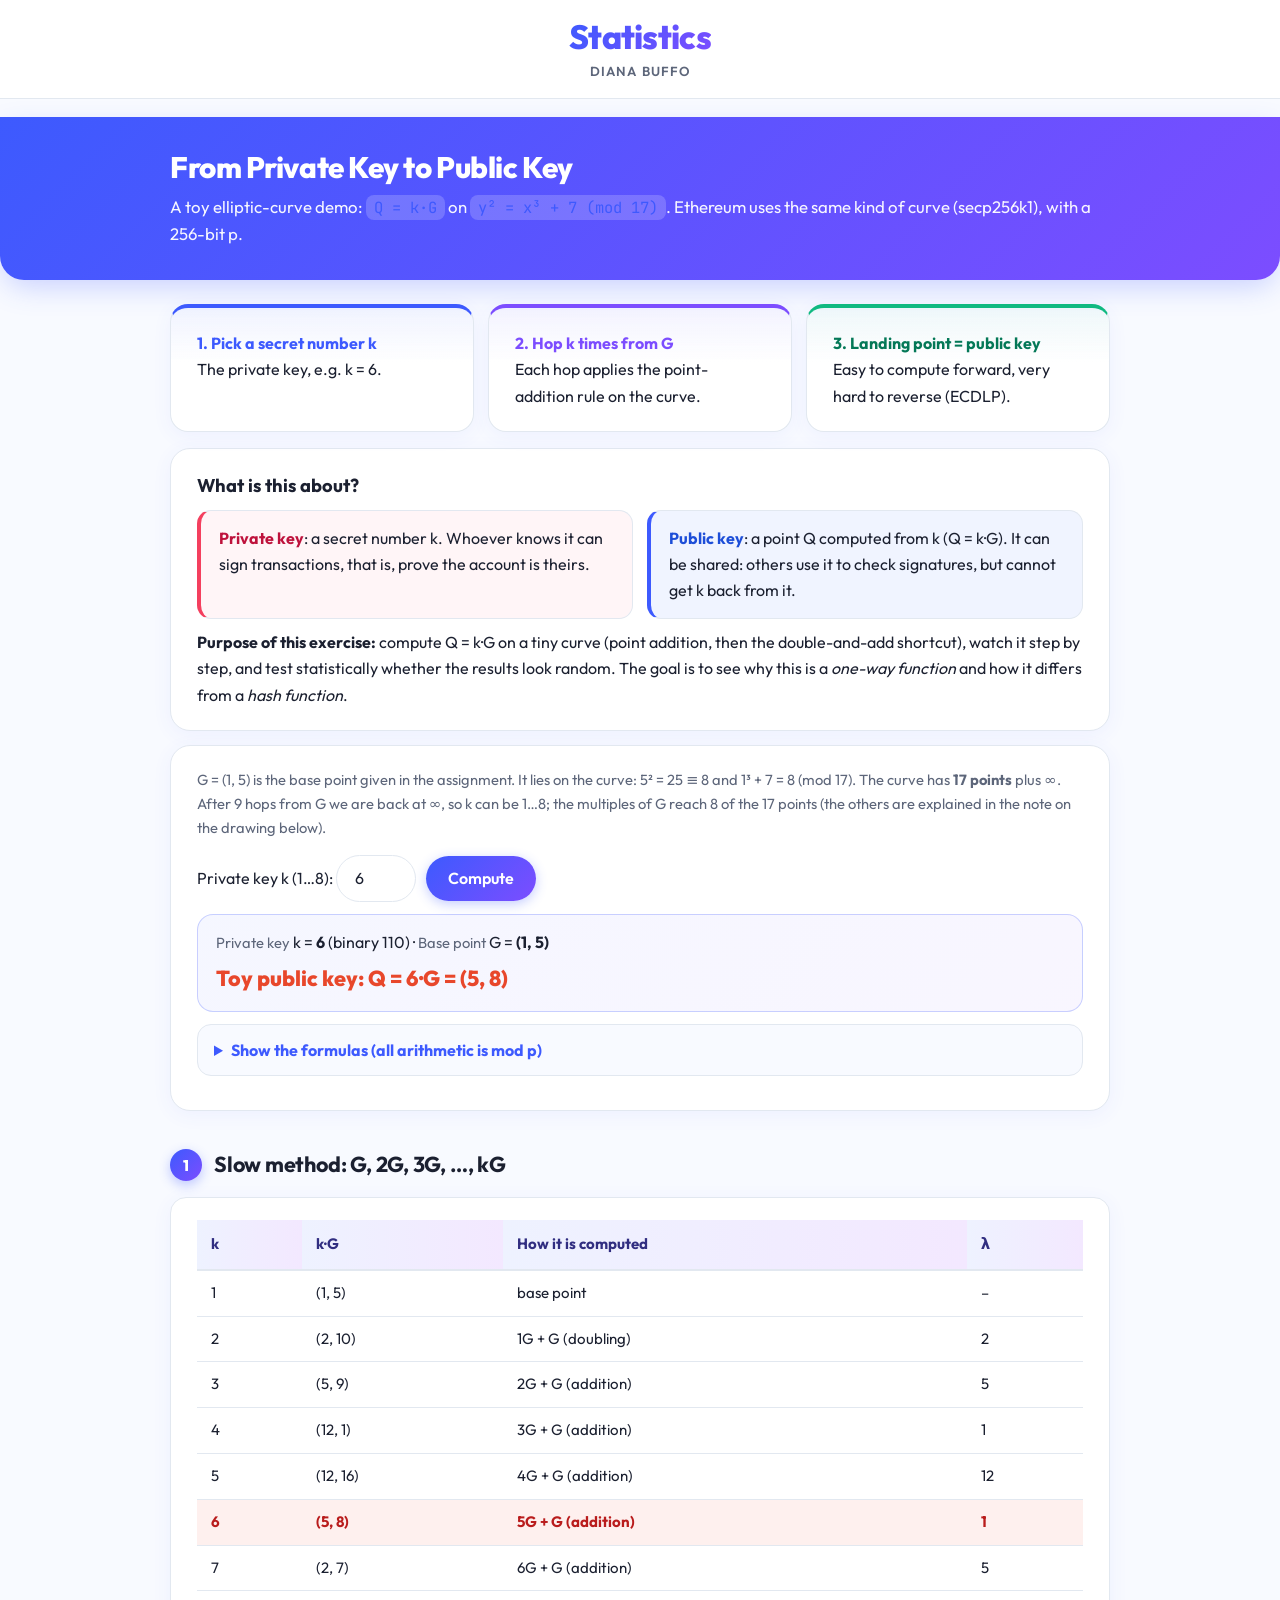
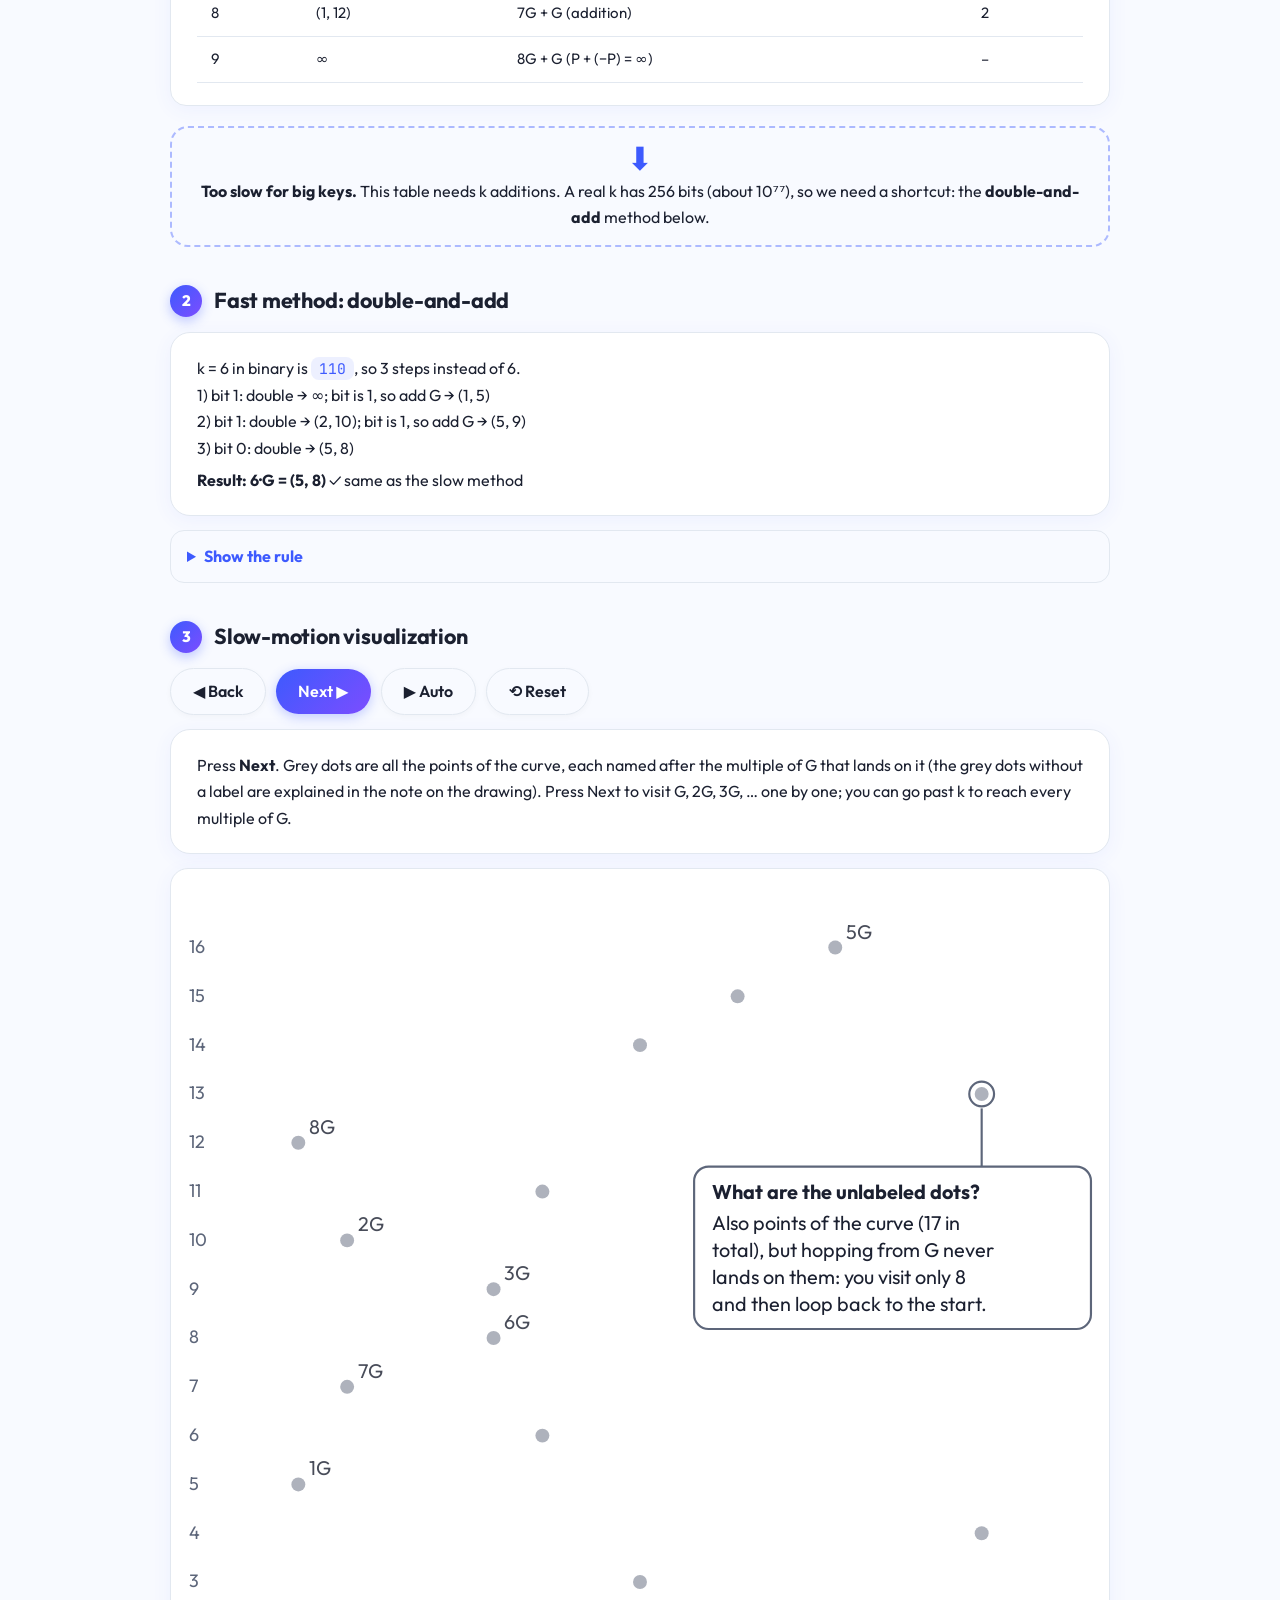
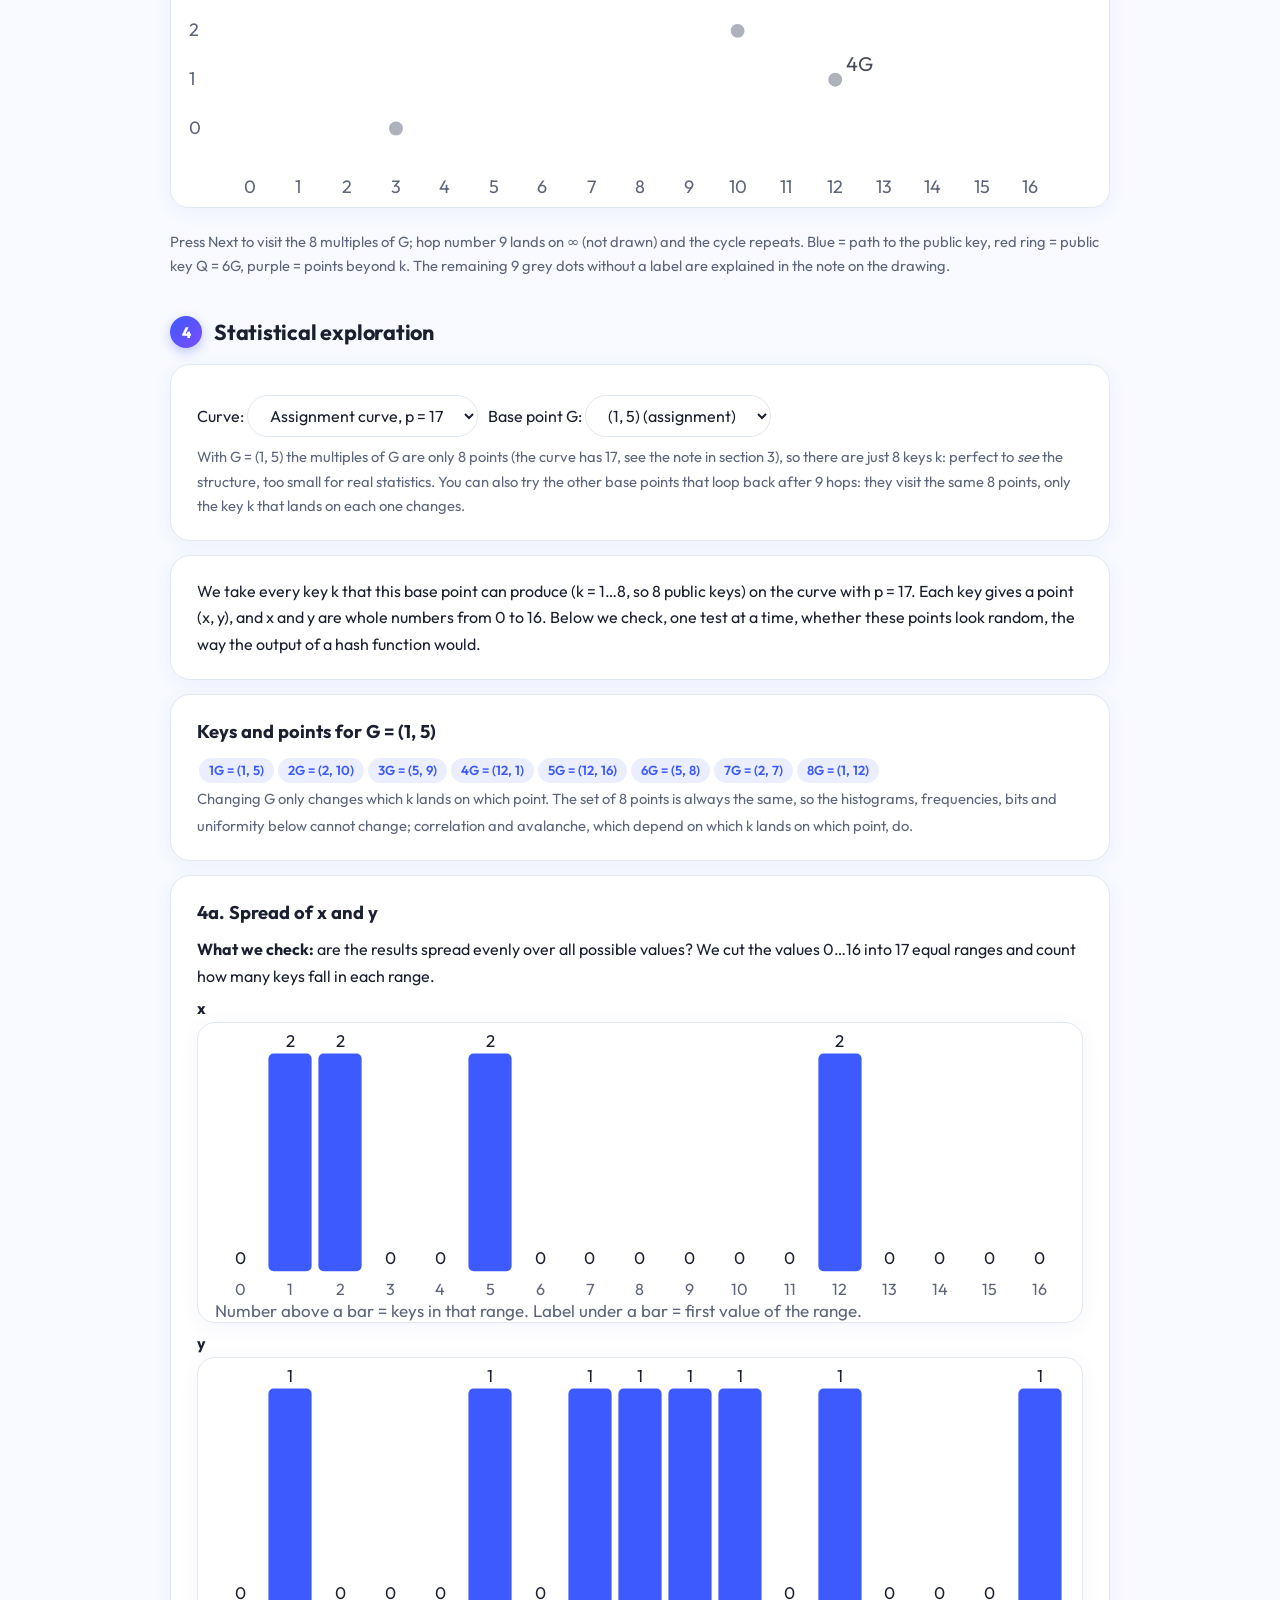
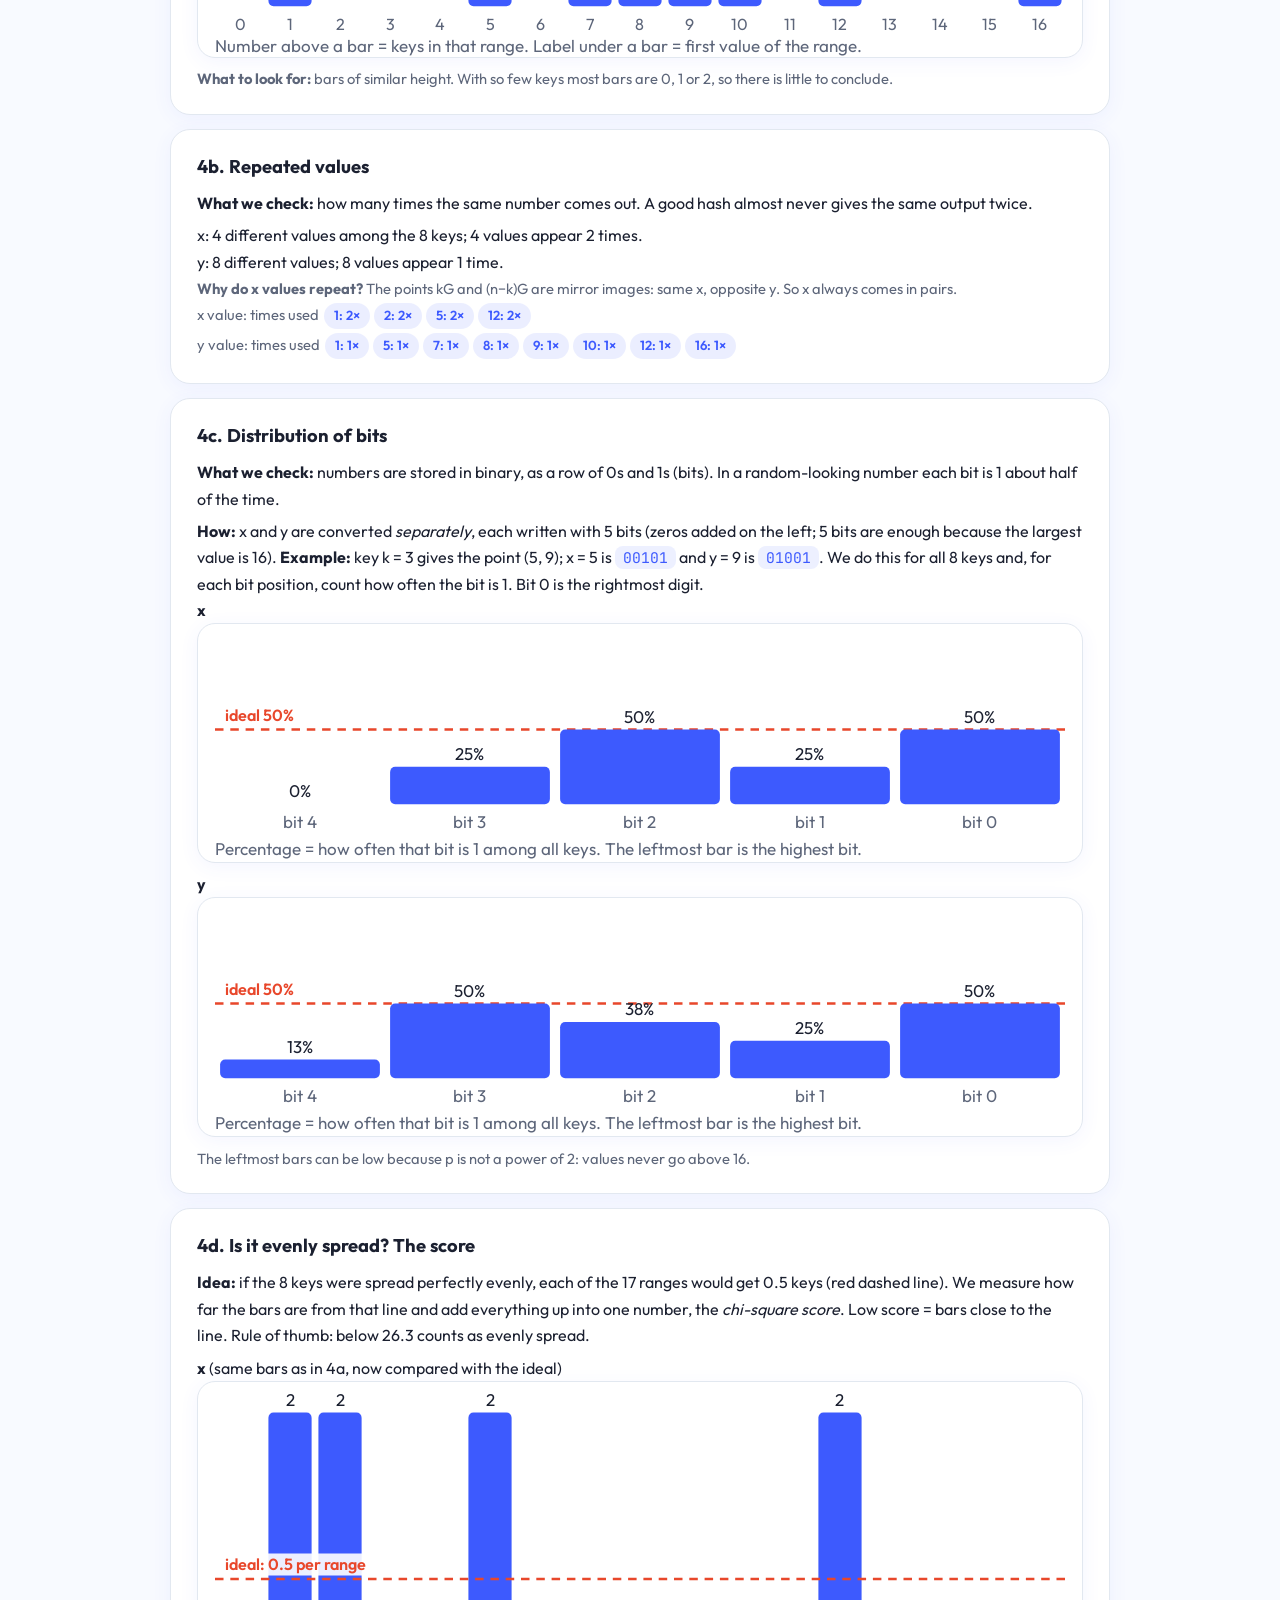
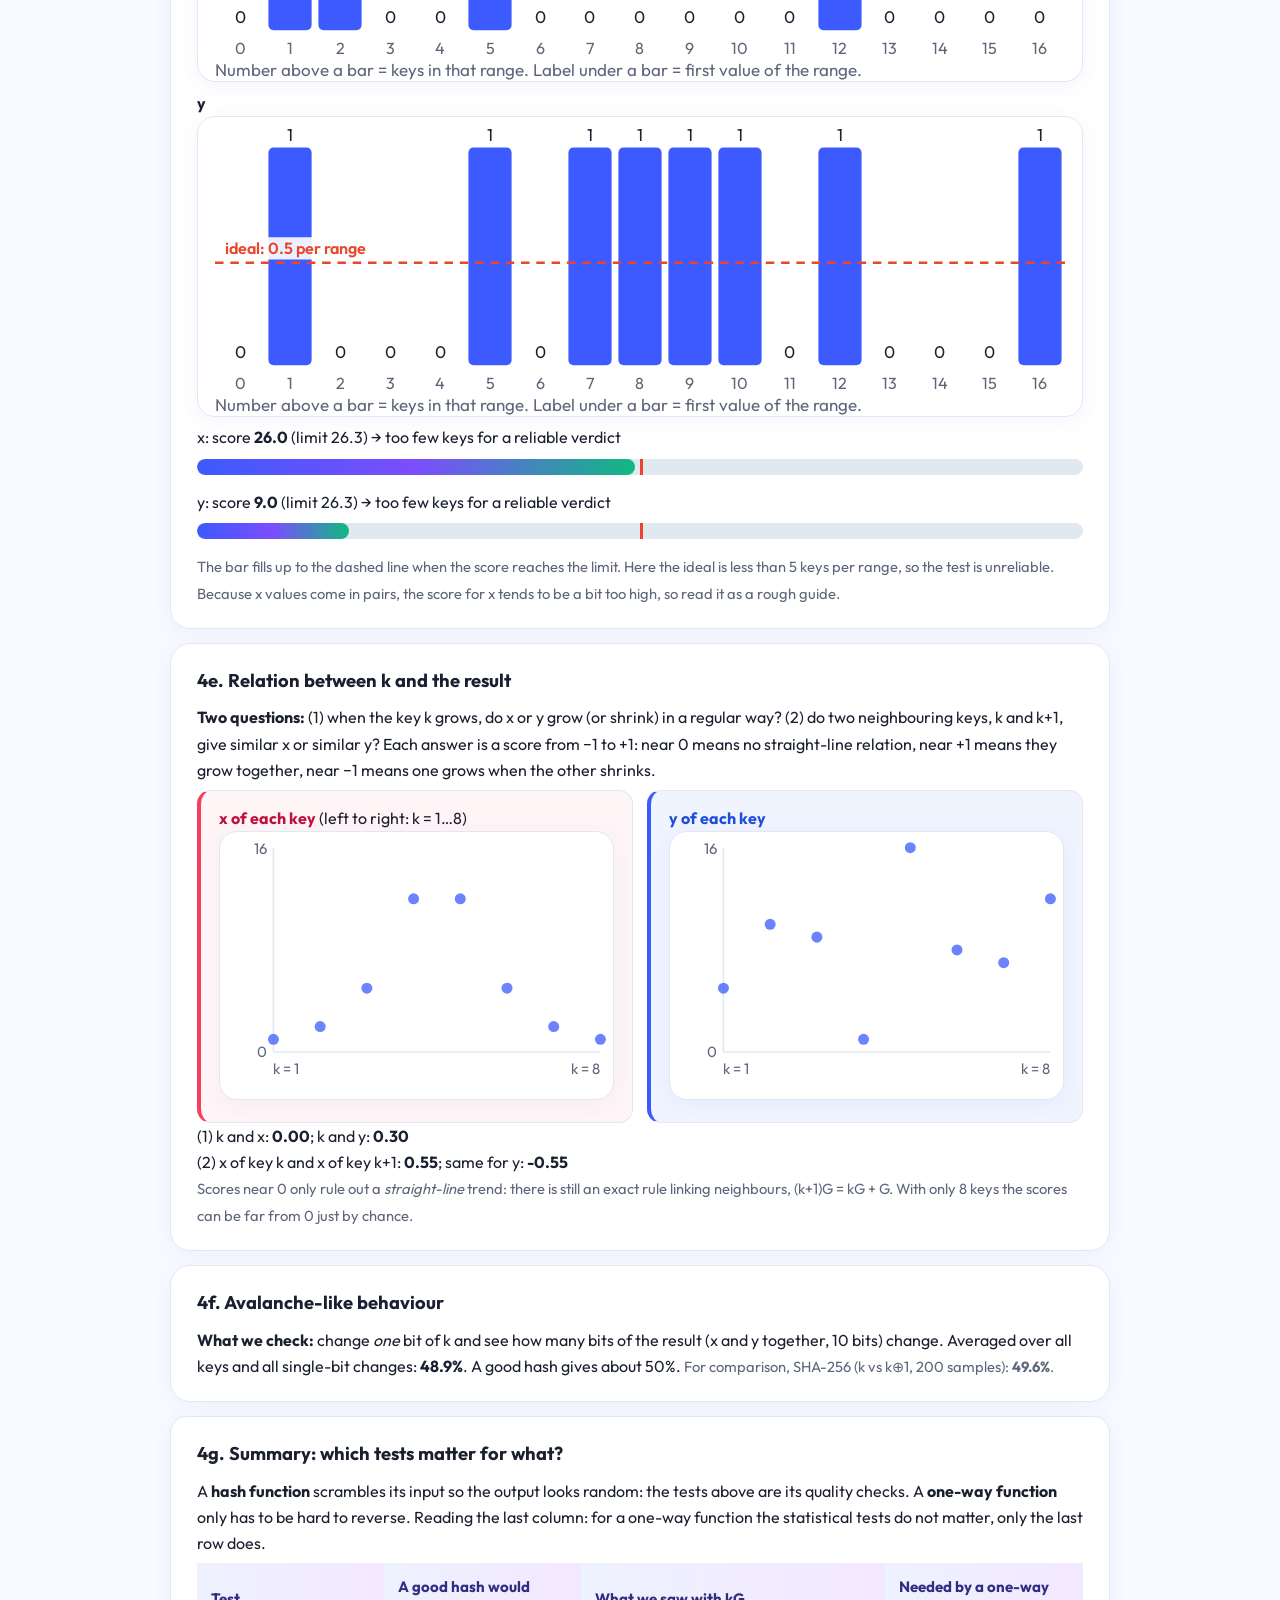
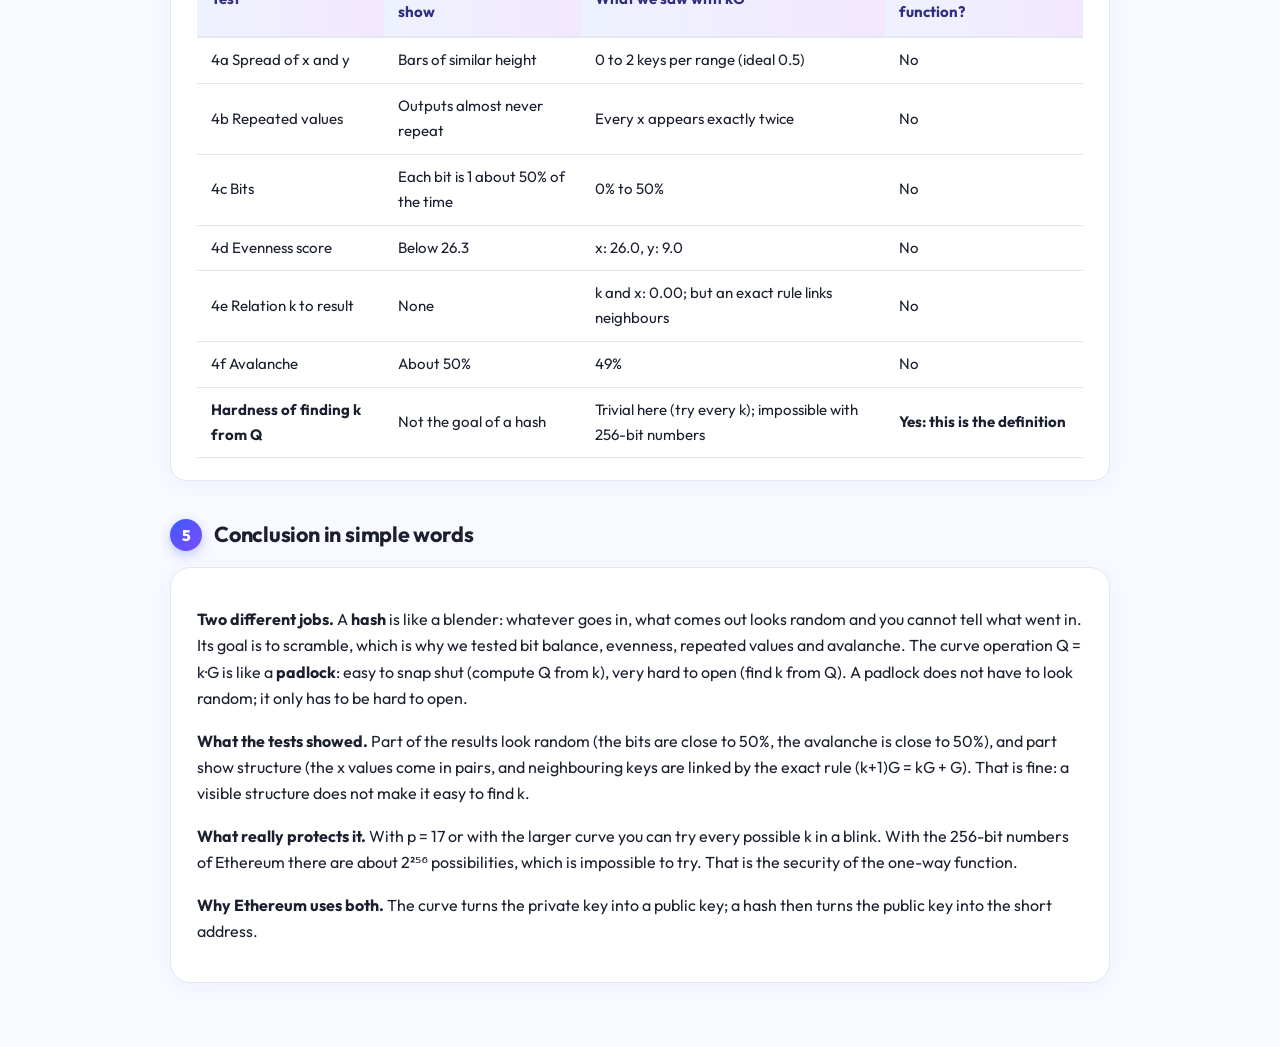
<file: homework1.html>
<!DOCTYPE html>
<html lang="en">

<head>
    <meta charset="utf-8">
    <meta name="viewport" content="width=device-width, initial-scale=1, viewport-fit=cover">
    <title>HMWK 1 – From Private Key to Public Key (Toy Elliptic Curve)</title>
    <link rel="preconnect" href="https://fonts.googleapis.com">
    <link rel="preconnect" href="https://fonts.gstatic.com" crossorigin>
    <link href="https://fonts.googleapis.com/css2?family=Outfit:wght@400;500;600;700;800&family=JetBrains+Mono:wght@400;500;600&display=swap" rel="stylesheet">
    <link rel="stylesheet" href="css/homework1.css">
</head>

<body>
    <nav class="navbar">
        <a href="index.html" class="brand-centered" title="Torna alla Home">
            <span class="brand-title">Statistics</span>
            <span class="brand-subtitle">Diana Buffo</span>
        </a>
    </nav>
    <header>
        <div>
            <h1>From Private Key to Public Key</h1>
            <p>A toy elliptic-curve demo: <code style="background:rgba(255,255,255,.2)">Q = k·G</code> on <code
                    style="background:rgba(255,255,255,.2)">y² = x³ + 7 (mod 17)</code>. Ethereum uses the same kind of
                curve (secp256k1), with a 256-bit p.</p>
        </div>
    </header>
    <main>
        <div class="steps">
            <div class="card"><b>1. Pick a secret number k</b><br>The private key, e.g. k = 6.</div>
            <div class="card"><b>2. Hop k times from G</b><br>Each hop applies the point-addition rule on the curve.
            </div>
            <div class="card"><b>3. Landing point = public key</b><br>Easy to compute forward, very hard to reverse
                (ECDLP).</div>
        </div>
        <div class="card">
            <h3>What is this about?</h3>
            <div class="grid2" style="margin:6px 0 10px">
                <div><b>Private key</b>: a secret number k. Whoever knows it can sign transactions, that is, prove the
                    account is theirs.</div>
                <div><b>Public key</b>: a point Q computed from k (Q = k·G). It can be shared: others use it to check
                    signatures, but cannot get k back from it.</div>
            </div>
            <p style="margin:0"><b>Purpose of this exercise:</b> compute Q = k·G on a tiny curve (point addition, then
                the double-and-add shortcut), watch it step by step, and test statistically whether the results look
                random. The goal is to see why this is a <i>one-way function</i> and how it differs from a <i>hash
                    function</i>.</p>
        </div>

        <div class="card">
            <p class="mut" id="info" style="margin-top:0"></p>
            <div class="row"><label>Private key k (1…8): <input id="k" type="number" min="1" max="8" value="6"
                        style="width:80px"></label><button id="go">Compute</button></div>
            <div id="res"></div>
            <details>
                <summary>Show the formulas (all arithmetic is mod p)</summary>
                <p><b>Addition</b> P ≠ Q: <code>λ = (y₂ − y₁)/(x₂ − x₁)</code>, <code>x₃ = λ² − x₁ − x₂</code>,
                    <code>y₃ = λ(x₁ − x₃) − y₁</code><br>
                    <b>Doubling</b> P + P: <code>λ = 3x₁²/(2y₁)</code>, <code>x₃ = λ² − 2x₁</code>,
                    <code>y₃ = λ(x₁ − x₃) − y₁</code><br>
                    <span class="mut">λ is the slope of the line through the two points (the tangent when doubling).
                        "Dividing" mod p means multiplying by the modular inverse.</span>
                </p>
            </details>
        </div>

        <h2><span class="n">1</span>Slow method: G, 2G, 3G, …, kG</h2>
        <div class="card wrap">
            <table id="tab" class="nw"></table>
        </div>
        <div class="arrow">
            <div class="a">⬇</div><b>Too slow for big keys.</b> This table needs k additions. A real k has 256 bits
            (about 10⁷⁷), so we need a shortcut: the <b>double-and-add</b> method below.
        </div>

        <h2><span class="n">2</span>Fast method: double-and-add</h2>
        <div class="card" id="da"></div>
        <details>
            <summary>Show the rule</summary>
            <p>Write k in binary and read the bits from left to right. Start from ∞. For every bit: <b>double</b> the
                current point; if the bit is 1, also <b>add G</b>. Doubling and adding use the formulas above. The
                number of steps is the number of bits of k (about 256 for a real key) instead of k.</p>
        </details>

        <h2><span class="n">3</span>Slow-motion visualization</h2>
        <div class="row"><button class="sec" id="prev">◀ Back</button><button id="next">Next ▶</button><button
                class="sec" id="auto">▶ Auto</button><button class="sec" id="rst">⟲ Reset</button></div>
        <div class="card" id="anim-txt"></div>
        <div id="svgbox"></div>
        <p class="mut" id="svgnote"></p>

        <h2><span class="n">4</span>Statistical exploration</h2>
        <div class="card">
            <div class="row">
                <label>Curve: <select id="scurve">
                        <option value="17">Assignment curve, p = 17</option>
                        <option value="1669">Larger curve, p = 1669</option>
                    </select></label>
                <label>Base point G: <select id="sg"></select></label>
            </div>
            <p class="mut" id="sexpl" style="margin:4px 0 0"></p>
        </div>
        <div id="stats"></div>

        <h2><span class="n">5</span>Conclusion in simple words</h2>
        <div class="card">
            <p><b>Two different jobs.</b> A <b>hash</b> is like a blender: whatever goes in, what comes out looks random
                and you cannot tell what went in. Its goal is to scramble, which is why we tested bit balance, evenness,
                repeated values and avalanche. The curve operation Q = k·G is like a <b>padlock</b>: easy to snap shut
                (compute Q from k), very hard to open (find k from Q). A padlock does not have to look random; it only
                has to be hard to open.</p>
            <p><b>What the tests showed.</b> Part of the results look random (the bits are close to 50%, the avalanche
                is close to 50%), and part show structure (the x values come in pairs, and neighbouring keys are linked
                by the exact rule (k+1)G = kG + G). That is fine: a visible structure does not make it easy to find k.
            </p>
            <p><b>What really protects it.</b> With p = 17 or with the larger curve you can try every possible k in a
                blink. With the 256-bit numbers of Ethereum there are about 2²⁵⁶ possibilities, which is impossible to
                try. That is the security of the one-way function.</p>
            <p><b>Why Ethereum uses both.</b> The curve turns the private key into a public key; a hash then turns the
                public key into the short address.</p>
        </div>
    </main>
    <script>
        const $ = id => document.getElementById(id);
        const f = p => p ? `(${p[0]}, ${p[1]})` : '∞';
        function makeCurve(P, G0) {
            const mod = a => ((a % P) + P) % P;
            const inv = a => { let r0 = P, r1 = mod(a), t0 = 0, t1 = 1; while (r1) { const q = Math.floor(r0 / r1);[r0, r1] = [r1, r0 - q * r1];[t0, t1] = [t1, t0 - q * t1] } return mod(t0) };
            const add = (p, q) => {
                if (!p) return { r: q, note: '0 + Q = Q' }; if (!q) return { r: p, note: 'P + 0 = P' };
                if (p[0] === q[0] && mod(p[1] + q[1]) === 0) return { r: null, note: 'P + (−P) = ∞' };
                let l, note;
                if (p[0] === q[0] && p[1] === q[1]) { l = mod(3 * p[0] * p[0] * inv(2 * p[1])); note = 'doubling' }
                else { l = mod((q[1] - p[1]) * inv(q[0] - p[0])); note = 'addition' }
                const x = mod(l * l - p[0] - q[0]), y = mod(l * (p[0] - x) - p[1]); return { r: [x, y], l, note };
            };
            const all = []; for (let x = 0; x < P; x++)for (let y = 0; y < P; y++)if (mod(y * y) === mod(x ** 3 + 7)) all.push([x, y]);
            let G = G0; if (!G) { for (let x = 1; !G; x++)for (let y = 1; y < P; y++)if (mod(y * y) === mod(x ** 3 + 7)) { G = [x, y]; break } }
            const rows = []; let R = null; for (let k = 1; k <= 5000; k++) { const o = add(R, G); R = o.r; rows.push({ k, R, l: o.l, note: o.note }); if (!R) break }
            const pts = [null, ...rows.map(r => r.R)];
            const mulDA = k => { let R = null; const st = []; for (const b of k.toString(2)) { R = add(R, R).r; let s = `bit ${b}: double → ${f(R)}`; if (b === '1') { R = add(R, G).r; s += `; bit is 1, so add G → ${f(R)}` } st.push(s) } return { R, st } };
            return { P, G, mod, add, all, rows, pts, order: rows.length, mulDA };
        }
        let C = makeCurve(17, [1, 5]), K = 6, step = 0, timer = null; const pc = C.all.map(p => makeCurve(17, p)), optLabel = c => `${f(c.G)}${c.G[0] === 1 && c.G[1] === 5 ? ' (assignment)' : ''}`;
        function setup() { K = Math.max(1, Math.min(+$('k').value || 6, C.order - 1)); $('k').value = K; step = 0; stop(); render() }
        function render() {
            const Q = C.pts[K], da = C.mulDA(K);
            $('info').innerHTML = `G = (1, 5) is the base point given in the assignment. It lies on the curve: 5² = 25 ≡ 8 and 1³ + 7 = 8 (mod 17). The curve has <b>${C.all.length} points</b> plus ∞. After ${C.order} hops from G we are back at ∞, so k can be 1…${C.order - 1}; the multiples of G reach ${C.order - 1} of the ${C.all.length} points (the others are explained in the note on the drawing below).`;
            $('res').innerHTML = `<span class="mut">Private key</span> k = <b>${K}</b> (binary ${K.toString(2)}) · <span class="mut">Base point</span> G = <b>${f(C.G)}</b><br><span class="big">Toy public key: Q = ${K}·G = ${f(Q)}</span>`;
            let h = '<tr><th>k</th><th>k·G</th><th>How it is computed</th><th>λ</th></tr>';
            C.rows.forEach(r => h += `<tr class="${r.k === K ? 'sel' : ''}"><td>${r.k}</td><td>${f(r.R)}</td><td>${r.k === 1 ? 'base point' : `${r.k - 1}G + G (${r.note})`}</td><td>${r.l ?? '–'}</td></tr>`);
            $('tab').innerHTML = h;
            $('da').innerHTML = `k = ${K} in binary is <code>${K.toString(2)}</code>, so ${da.st.length} steps instead of ${K}.<br>` + da.st.map((s, i) => `<div>${i + 1}) ${s}</div>`).join('') + `<div style="margin-top:6px"><b>Result: ${K}·G = ${f(da.R)}</b> ${da.R && da.R[0] === Q[0] && da.R[1] === Q[1] ? '✓ same as the slow method' : '✗ mismatch'}</div>`;
            draw();
        }
        function draw() {
            const W = 520, M = 30, P = C.P, s = (W - 2 * M) / P, X = x => M + x * s + s / 2, Y = y => W - M - y * s - s / 2;
            let g = '';
            for (let i = 0; i < P; i++)g += `<text x="${X(i)}" y="${W - 8}" font-size="10" text-anchor="middle" fill="var(--mut)">${i}</text><text x="10" y="${Y(i) + 3}" font-size="10" fill="var(--mut)">${i}</text>`;
            C.all.forEach(p => g += `<circle cx="${X(p[0])}" cy="${Y(p[1])}" r="${s / 7}" fill="var(--mut)" opacity=".5"/>`);
            const rs = new Set(C.pts.slice(1, C.order).map(p => p.join())), ap = C.all.filter(p => !rs.has(p.join())), an = ap.find(p => p[0] === 15 && p[1] === 13) || ap[0]; if (an) { const ax = X(an[0]), ay = Y(an[1]), bx = 290, by = 165; g += `<line x1="${ax}" y1="${ay + 8}" x2="${ax}" y2="${by}" stroke="var(--mut)" stroke-width="1.2"/><circle cx="${ax}" cy="${ay}" r="${s / 7 + 3}" fill="none" stroke="var(--mut)" stroke-width="1.2"/><rect x="${bx}" y="${by}" width="220" height="90" rx="8" fill="var(--card)" stroke="var(--mut)" stroke-width="1.2"/><text x="${bx + 10}" y="${by + 18}" font-size="11" font-weight="700" fill="var(--fg)">What are the unlabeled dots?</text><text x="${bx + 10}" y="${by + 35}" font-size="11" fill="var(--fg)">Also points of the curve (17 in</text><text x="${bx + 10}" y="${by + 50}" font-size="11" fill="var(--fg)">total), but hopping from G never</text><text x="${bx + 10}" y="${by + 65}" font-size="11" fill="var(--fg)">lands on them: you visit only 8</text><text x="${bx + 10}" y="${by + 80}" font-size="11" fill="var(--fg)">and then loop back to the start.</text>` } const sv = Math.min(step, C.order - 1); for (let j = sv + 1; j < C.order; j++) { const p = C.pts[j]; g += `<text x="${X(p[0]) + 6}" y="${Y(p[1]) - 5}" font-size="11" fill="var(--fg)" opacity=".8">${j}G</text>` }
            const path = []; for (let j = 1; j <= sv; j++)path.push(`${X(C.pts[j][0])},${Y(C.pts[j][1])}`);
            if (path.length > 1) g += `<polyline points="${path.join(' ')}" fill="none" stroke="var(--ac)" stroke-width="1.5"/>`;
            for (let j = 1; j <= sv; j++) { const p = C.pts[j], cur = j === step, q = j === K; g += `${q ? `<circle cx="${X(p[0])}" cy="${Y(p[1])}" r="12" fill="none" stroke="var(--hi)" stroke-width="2"/>` : ''}<circle cx="${X(p[0])}" cy="${Y(p[1])}" r="${cur ? 7 : 5}" fill="${q ? 'var(--hi)' : j > K ? 'var(--ac2)' : 'var(--ac)'}"/><text x="${X(p[0]) + 8}" y="${Y(p[1]) - 6}" font-size="11" font-weight="${q ? 700 : 400}" fill="var(--fg)">${j}G${q ? ' = Q' : ''}</text>` }
            $('svgbox').innerHTML = `<svg viewBox="0 0 ${W} ${W}" role="img" aria-label="Points of the curve and multiples of G">${g}</svg>`;
            const r = C.rows[step - 1];
            $('anim-txt').innerHTML = step === 0 ? 'Press <b>Next</b>. Grey dots are all the points of the curve, each named after the multiple of G that lands on it (the grey dots without a label are explained in the note on the drawing). Press Next to visit G, 2G, 3G, … one by one; you can go past k to reach every multiple of G.' :
                `Step ${step}/${C.order}: <b>${step}G = ${f(r.R)}</b>${step === K ? ' ← this is the public key Q' : ''}<br>` + (step === 1 ? 'We start from the base point G.' : `${step === C.order ? `${step - 1}G is the mirror point of G (same x, opposite y), so adding G gives ∞` : `${step - 1}G + G (${r.note}), λ = ${r.l} → x₃ = λ² − x₁ − x₂, y₃ = λ(x₁ − x₃) − y₁ (mod ${P})`}`) + (step === K ? '<br><b>Reached the public key.</b> Keep pressing Next to visit the remaining points.' : '') + (step === C.order ? '<br>The cycle is closed: after this the sequence repeats from G.' : '');
            $('svgnote').innerHTML = `Press Next to visit the ${C.order - 1} multiples of G; hop number ${C.order} lands on ∞ (not drawn) and the cycle repeats. Blue = path to the public key, red ring = public key Q = ${K}G, purple = points beyond k. The remaining ${C.all.length - C.order + 1} grey dots without a label are explained in the note on the drawing.`;
        }
        function stop() { clearInterval(timer); timer = null; $('auto').textContent = '▶ Auto' }
        const nxt = () => { if (step < C.order) { step++; draw() } else stop() };
        $('next').onclick = () => { stop(); nxt() }; $('prev').onclick = () => { stop(); if (step > 0) { step--; draw() } }; $('rst').onclick = () => { stop(); step = 0; draw() };
        $('auto').onclick = () => { if (timer) { stop(); return } if (step >= C.order) step = 0; $('auto').textContent = '⏸ Pause'; timer = setInterval(nxt, 1000); nxt() };
        $('go').onclick = setup;

        /* ---------- statistics ---------- */
        const mean = a => a.reduce((s, v) => s + v, 0) / a.length;
        function pear(a, b) { const ma = mean(a), mb = mean(b); let n = 0, da = 0, db = 0; a.forEach((v, i) => { n += (v - ma) * (b[i] - mb); da += (v - ma) ** 2; db += (b[i] - mb) ** 2 }); return n / Math.sqrt(da * db) }
        const pop = n => { let c = 0; while (n) { c += n & 1; n >>= 1 } return c };
        const hist = (a, P, bins) => { const c = Array(bins).fill(0); a.forEach(v => c[Math.min(bins - 1, Math.floor(v * bins / P))]++); return c };
        const bin = (v, nb) => v.toString(2).padStart(nb, '0');
        const hbar = (c, P, E) => {
            const W = 520, H = 176, L = 10, B = 30, T = 18, n = c.length, bw = (W - 2 * L) / n, mx = Math.max(...c, E || 0, 1), Y = v => H - B - (H - B - T) * v / mx; let g = '';
            c.forEach((v, i) => { const x = L + i * bw, first = Math.ceil(i * P / n); g += `<rect x="${x + 2}" y="${Y(v)}" width="${bw - 4}" height="${H - B - Y(v)}" rx="3" fill="var(--ac)"/><text x="${x + bw / 2}" y="${Y(v) - 4}" font-size="10" text-anchor="middle" fill="var(--fg)">${v}</text><text x="${x + bw / 2}" y="${H - 16}" font-size="9.5" text-anchor="middle" fill="var(--mut)">${first}</text>` });
            if (E) g += `<line x1="${L}" x2="${W - L}" y1="${Y(E)}" y2="${Y(E)}" stroke="var(--hi)" stroke-width="1.5" stroke-dasharray="5 4"/><rect x="${L + 4}" y="${Y(E) - 15}" width="124" height="13" rx="3" fill="var(--card)" opacity="0.9"/><text x="${L + 6}" y="${Y(E) - 5}" font-size="9.5" font-weight="600" text-anchor="start" fill="var(--hi)">ideal: ${E.toFixed(1)} per range</text>`;
            return `<svg viewBox="0 0 ${W} ${H}" role="img" aria-label="Bar chart: keys per range of values">${g}<text x="${L}" y="${H - 3}" font-size="10" fill="var(--mut)">Number above a bar = keys in that range. Label under a bar = first value of the range.</text></svg>`
        };
        const bitBars = a => {
            const W = 520, H = 140, L = 10, B = 34, T = 18, n = a.length, bw = (W - 2 * L) / n, Y = v => H - B - (H - B - T) * v;
            let g = `<line x1="${L}" x2="${W - L}" y1="${Y(.5)}" y2="${Y(.5)}" stroke="var(--hi)" stroke-width="1.5" stroke-dasharray="5 4"/><rect x="${L + 4}" y="${Y(.5) - 15}" width="58" height="13" rx="3" fill="var(--card)" opacity="0.9"/><text x="${L + 6}" y="${Y(.5) - 5}" font-size="9.5" font-weight="600" text-anchor="start" fill="var(--hi)">ideal 50%</text>`;
            for (let i = 0; i < n; i++) { const j = n - 1 - i, v = a[j], x = L + i * bw; g += `<rect x="${x + 3}" y="${Y(v)}" width="${bw - 6}" height="${H - B - Y(v)}" rx="3" fill="var(--ac)"/><text x="${x + bw / 2}" y="${Y(v) - 4}" font-size="10" text-anchor="middle" fill="var(--fg)">${Math.round(v * 100)}%</text><text x="${x + bw / 2}" y="${H - 20}" font-size="10" text-anchor="middle" fill="var(--mut)">bit ${j}</text>` }
            return `<svg viewBox="0 0 ${W} ${H}" role="img" aria-label="Share of ones for each bit position">${g}<text x="${L}" y="${H - 4}" font-size="10" fill="var(--mut)">Percentage = how often that bit is 1 among all keys. The leftmost bar is the highest bit.</text></svg>`
        };
        const scat = (v, P) => {
            const W = 250, H = 170, L = 34, B = 30, T = 10, R = 8, n = v.length, X = i => L + (W - L - R) * i / (n - 1 || 1), Y = a => H - B - (H - B - T) * a / (P - 1), r = n > 100 ? 1.6 : 3.5;
            let g = `<line x1="${L}" x2="${L}" y1="${T}" y2="${H - B}" stroke="var(--ln)"/><line x1="${L}" x2="${W - R}" y1="${H - B}" y2="${H - B}" stroke="var(--ln)"/><text x="${L - 4}" y="${T + 4}" font-size="9.5" text-anchor="end" fill="var(--mut)">${P - 1}</text><text x="${L - 4}" y="${H - B + 3}" font-size="9.5" text-anchor="end" fill="var(--mut)">0</text><text x="${L}" y="${H - 16}" font-size="9.5" fill="var(--mut)">k = 1</text><text x="${W - R}" y="${H - 16}" font-size="9.5" text-anchor="end" fill="var(--mut)">k = ${n}</text>`;
            v.forEach((a, i) => g += `<circle cx="${X(i)}" cy="${Y(a)}" r="${r}" fill="var(--ac)" opacity=".75"/>`);
            return `<svg viewBox="0 0 ${W} ${H}" role="img" aria-label="Each dot is one key">${g}</svg>`
        };
        const gauge = (v, lim) => `<div class="gauge"><div class="gf" style="width:${Math.min(100, v / (2 * lim) * 100)}%"></div><div class="gl"></div></div>`;
        const chi = (c, E) => c.reduce((s, o) => s + (o - E) ** 2 / E, 0);
        async function sha() { let t = 0, n = 0; const e = new TextEncoder(); for (let k = 1; k <= 200; k++) { const a = new Uint8Array(await crypto.subtle.digest('SHA-256', e.encode(String(k)))), b = new Uint8Array(await crypto.subtle.digest('SHA-256', e.encode(String(k ^ 1)))); a.forEach((v, i) => t += pop(v ^ b[i])); n += 256 } return t / n }
        function fillG() {
            const sel = $('sg'), P = +$('scurve').value; sel.innerHTML = '';
            if (P === 17) {
                pc.filter(c => c.order === 9).forEach(c => sel.add(new Option(optLabel(c), c.G.join(',')))); sel.value = '1,5'; sel.disabled = false;
                $('sexpl').innerHTML = 'With G = (1, 5) the multiples of G are only 8 points (the curve has 17, see the note in section 3), so there are just 8 keys k: perfect to <i>see</i> the structure, too small for real statistics. You can also try the other base points that loop back after 9 hops: they visit the same 8 points, only the key k that lands on each one changes.'
            }
            else {
                const c = makeCurve(P); sel.add(new Option(f(c.G) + ' (first valid point, found automatically)', c.G.join(','))); sel.disabled = true;
                $('sexpl').innerHTML = `The larger curve (same equation, p = ${P}) has ${c.all.length} points. The base point is the first valid point found, ${f(c.G)}, and its hops loop back after ${c.order} steps, so we get ${c.order - 1} keys: many more than 8, so the charts and tests start to mean something. The only requirement on p is to be a prime number (other than 3 and 7); this one was picked because the loop of any base point then passes through all the points of the curve.`
            }
            stats();
        }
        function stats() {
            const P = +$('scurve').value, [gx, gy] = $('sg').value.split(',').map(Number), S = makeCurve(P, [gx, gy]), m = S.order - 1;
            const ks = [], xs = [], ys = []; for (let k = 1; k <= m; k++) { ks.push(k); xs.push(S.pts[k][0]); ys.push(S.pts[k][1]) }
            const nb = Math.ceil(Math.log2(P)), bins = 17, E = m / bins, crit = 26.30;
            const bf = a => Array.from({ length: nb }, (_, i) => mean(a.map(v => (v >> i) & 1)));
            const cx = hist(xs, P, bins), cy = hist(ys, P, bins), X2 = chi(cx, E), Y2 = chi(cy, E);
            const cnt = a => { const o = {}; a.forEach(v => o[v] = (o[v] || 0) + 1); return o }, ox = cnt(xs), oy = cnt(ys);
            const mult = (o, w) => { const r = {}; Object.values(o).forEach(c => r[c] = (r[c] || 0) + 1); return Object.entries(r).map(([c, n]) => `${n} ${w}${n > 1 ? 's' : ''} appear${n > 1 ? '' : 's'} ${c} time${c > 1 ? 's' : ''}`).join(', ') };
            const chips = o => Object.entries(o).map(([v, c]) => `<span class="chip">${v}: ${c}×</span>`).join('');
            const verdict = x2 => E < 5 ? 'too few keys for a reliable verdict' : (x2 < crit ? 'looks evenly spread' : 'does not look evenly spread');
            const lag = a => pear(a.slice(0, -1), a.slice(1));
            let t = 0, c = 0; for (let k = 1; k <= m; k++)for (let i = 0; i < Math.ceil(Math.log2(S.order)) + 1; i++) { const k2 = k ^ (1 << i); if (k2 >= 1 && k2 <= m) { t += pop(S.pts[k][0] ^ S.pts[k2][0]) + pop(S.pts[k][1] ^ S.pts[k2][1]); c += 2 * nb } }
            const av = t / c, ckx = pear(ks, xs), cky = pear(ks, ys), bx = bf(xs), by = bf(ys), exk = Math.min(3, m), ex = S.pts[exk];
            const mp = Array.from({ length: Math.min(m, 16) }, (_, i) => `<span class="chip">${i + 1}G = (${xs[i]}, ${ys[i]})</span>`).join('');
            const bmin = Math.round(100 * Math.min(...bx, ...by)), bmax = Math.round(100 * Math.max(...bx, ...by));
            const twice = Object.values(ox).every(v => v === 2);
            $('stats').innerHTML = `<div class="card">We take every key k that this base point can produce (k = 1…${m}, so ${m} public keys) on the curve with p = ${P}. Each key gives a point (x, y), and x and y are whole numbers from 0 to ${P - 1}. Below we check, one test at a time, whether these points look random, the way the output of a hash function would.</div>
 <div class="card"><h3>Keys and points for G = ${f(S.G)}</h3>${mp}${m > 16 ? ' …' : ''}${P === 17 ? '<br><span class="mut">Changing G only changes which k lands on which point. The set of ' + m + ' points is always the same, so the histograms, frequencies, bits and uniformity below cannot change; correlation and avalanche, which depend on which k lands on which point, do.</span>' : ''}</div>
 <div class="card"><h3>4a. Spread of x and y</h3><p style="margin:0 0 6px"><b>What we check:</b> are the results spread evenly over all possible values? We cut the values 0…${P - 1} into ${bins} equal ranges and count how many keys fall in each range.</p><b>x</b>${hbar(cx, P)}<b>y</b>${hbar(cy, P)}<span class="mut"><b>What to look for:</b> bars of similar height. ${m < 40 ? 'With so few keys most bars are 0, 1 or 2, so there is little to conclude.' : ''}</span></div>
 <div class="card"><h3>4b. Repeated values</h3><p style="margin:0 0 6px"><b>What we check:</b> how many times the same number comes out. A good hash almost never gives the same output twice.</p>x: ${Object.keys(ox).length} different values among the ${m} keys; ${mult(ox, 'value')}.<br>y: ${Object.keys(oy).length} different values; ${mult(oy, 'value')}.
 <br><span class="mut"><b>Why do x values repeat?</b> The points kG and (n−k)G are mirror images: same x, opposite y. So x always comes in pairs.</span>${P <= 17 ? `<br><span class="mut">x value: times used</span> ${chips(ox)}<br><span class="mut">y value: times used</span> ${chips(oy)}` : ''}</div>
 <div class="card"><h3>4c. Distribution of bits</h3><p style="margin:0 0 6px"><b>What we check:</b> numbers are stored in binary, as a row of 0s and 1s (bits). In a random-looking number each bit is 1 about half of the time.</p><b>How:</b> x and y are converted <i>separately</i>, each written with ${nb} bits (zeros added on the left; ${nb} bits are enough because the largest value is ${P - 1}). <b>Example:</b> key k = ${exk} gives the point (${ex[0]}, ${ex[1]}); x = ${ex[0]} is <code>${bin(ex[0], nb)}</code> and y = ${ex[1]} is <code>${bin(ex[1], nb)}</code>. We do this for all ${m} keys and, for each bit position, count how often the bit is 1. Bit 0 is the rightmost digit.<br><b>x</b>${bitBars(bx)}<b>y</b>${bitBars(by)}<span class="mut">The leftmost bars can be low because p is not a power of 2: values never go above ${P - 1}.</span></div>
 <div class="card"><h3>4d. Is it evenly spread? The score</h3><p style="margin:0 0 6px"><b>Idea:</b> if the ${m} keys were spread perfectly evenly, each of the ${bins} ranges would get ${E.toFixed(1)} keys (red dashed line). We measure how far the bars are from that line and add everything up into one number, the <i>chi-square score</i>. Low score = bars close to the line. Rule of thumb: below ${crit} counts as evenly spread.</p><b>x</b> (same bars as in 4a, now compared with the ideal)${hbar(cx, P, E)}<b>y</b>${hbar(cy, P, E)}
 <div>x: score <b>${X2.toFixed(1)}</b> (limit ${crit}) → ${verdict(X2)}${gauge(X2, crit)}y: score <b>${Y2.toFixed(1)}</b> (limit ${crit}) → ${verdict(Y2)}${gauge(Y2, crit)}</div><span class="mut">The bar fills up to the dashed line when the score reaches the limit.${E < 5 ? ' Here the ideal is less than 5 keys per range, so the test is unreliable.' : ''} Because x values come in pairs, the score for x tends to be a bit too high, so read it as a rough guide.</span></div>
 <div class="card"><h3>4e. Relation between k and the result</h3><p style="margin:0 0 6px"><b>Two questions:</b> (1) when the key k grows, do x or y grow (or shrink) in a regular way? (2) do two neighbouring keys, k and k+1, give similar x or similar y? Each answer is a score from −1 to +1: near 0 means no straight-line relation, near +1 means they grow together, near −1 means one grows when the other shrinks.</p>
 <div class="grid2"><div><b>x of each key</b> (left to right: k = 1…${m})${scat(xs, P)}</div><div><b>y of each key</b>${scat(ys, P)}</div></div>
 (1) k and x: <b>${ckx.toFixed(2)}</b>; k and y: <b>${cky.toFixed(2)}</b><br>(2) x of key k and x of key k+1: <b>${lag(xs).toFixed(2)}</b>; same for y: <b>${lag(ys).toFixed(2)}</b><br><span class="mut">Scores near 0 only rule out a <i>straight-line</i> trend: there is still an exact rule linking neighbours, (k+1)G = kG + G. ${m < 40 ? 'With only ' + m + ' keys the scores can be far from 0 just by chance.' : ''}</span></div>
 <div class="card"><h3>4f. Avalanche-like behaviour</h3><b>What we check:</b> change <i>one</i> bit of k and see how many bits of the result (x and y together, ${2 * nb} bits) change. Averaged over all keys and all single-bit changes: <b>${(av * 100).toFixed(1)}%</b>. A good hash gives about 50%. <span id="shav" class="mut">Computing SHA-256 comparison…</span></div>
 <div class="card wrap"><h3>4g. Summary: which tests matter for what?</h3><p style="margin:0 0 6px">A <b>hash function</b> scrambles its input so the output looks random: the tests above are its quality checks. A <b>one-way function</b> only has to be hard to reverse. Reading the last column: for a one-way function the statistical tests do not matter, only the last row does.</p>
 <table><tr><th>Test</th><th>A good hash would show</th><th>What we saw with kG</th><th>Needed by a one-way function?</th></tr>
 <tr><td>4a Spread of x and y</td><td>Bars of similar height</td><td>${Math.min(...cx)} to ${Math.max(...cx)} keys per range (ideal ${E.toFixed(1)})</td><td>No</td></tr>
 <tr><td>4b Repeated values</td><td>Outputs almost never repeat</td><td>${twice ? 'Every x appears exactly twice' : 'x values repeat'}</td><td>No</td></tr>
 <tr><td>4c Bits</td><td>Each bit is 1 about 50% of the time</td><td>${bmin}% to ${bmax}%</td><td>No</td></tr>
 <tr><td>4d Evenness score</td><td>Below ${crit}</td><td>x: ${X2.toFixed(1)}, y: ${Y2.toFixed(1)}</td><td>No</td></tr>
 <tr><td>4e Relation k to result</td><td>None</td><td>k and x: ${ckx.toFixed(2)}; but an exact rule links neighbours</td><td>No</td></tr>
 <tr><td>4f Avalanche</td><td>About 50%</td><td>${(av * 100).toFixed(0)}%</td><td>No</td></tr>
 <tr><td><b>Hardness of finding k from Q</b></td><td>Not the goal of a hash</td><td>Trivial here (try every k); impossible with 256-bit numbers</td><td><b>Yes: this is the definition</b></td></tr></table></div>`;
            sha().then(v => { const e = $('shav'); if (e) e.innerHTML = `For comparison, SHA-256 (k vs k⊕1, 200 samples): <b>${(v * 100).toFixed(1)}%</b>.` });
        }
        $('scurve').onchange = fillG; $('sg').onchange = stats;
        setup(); fillG();
    </script>
</body>

</html>
</file>
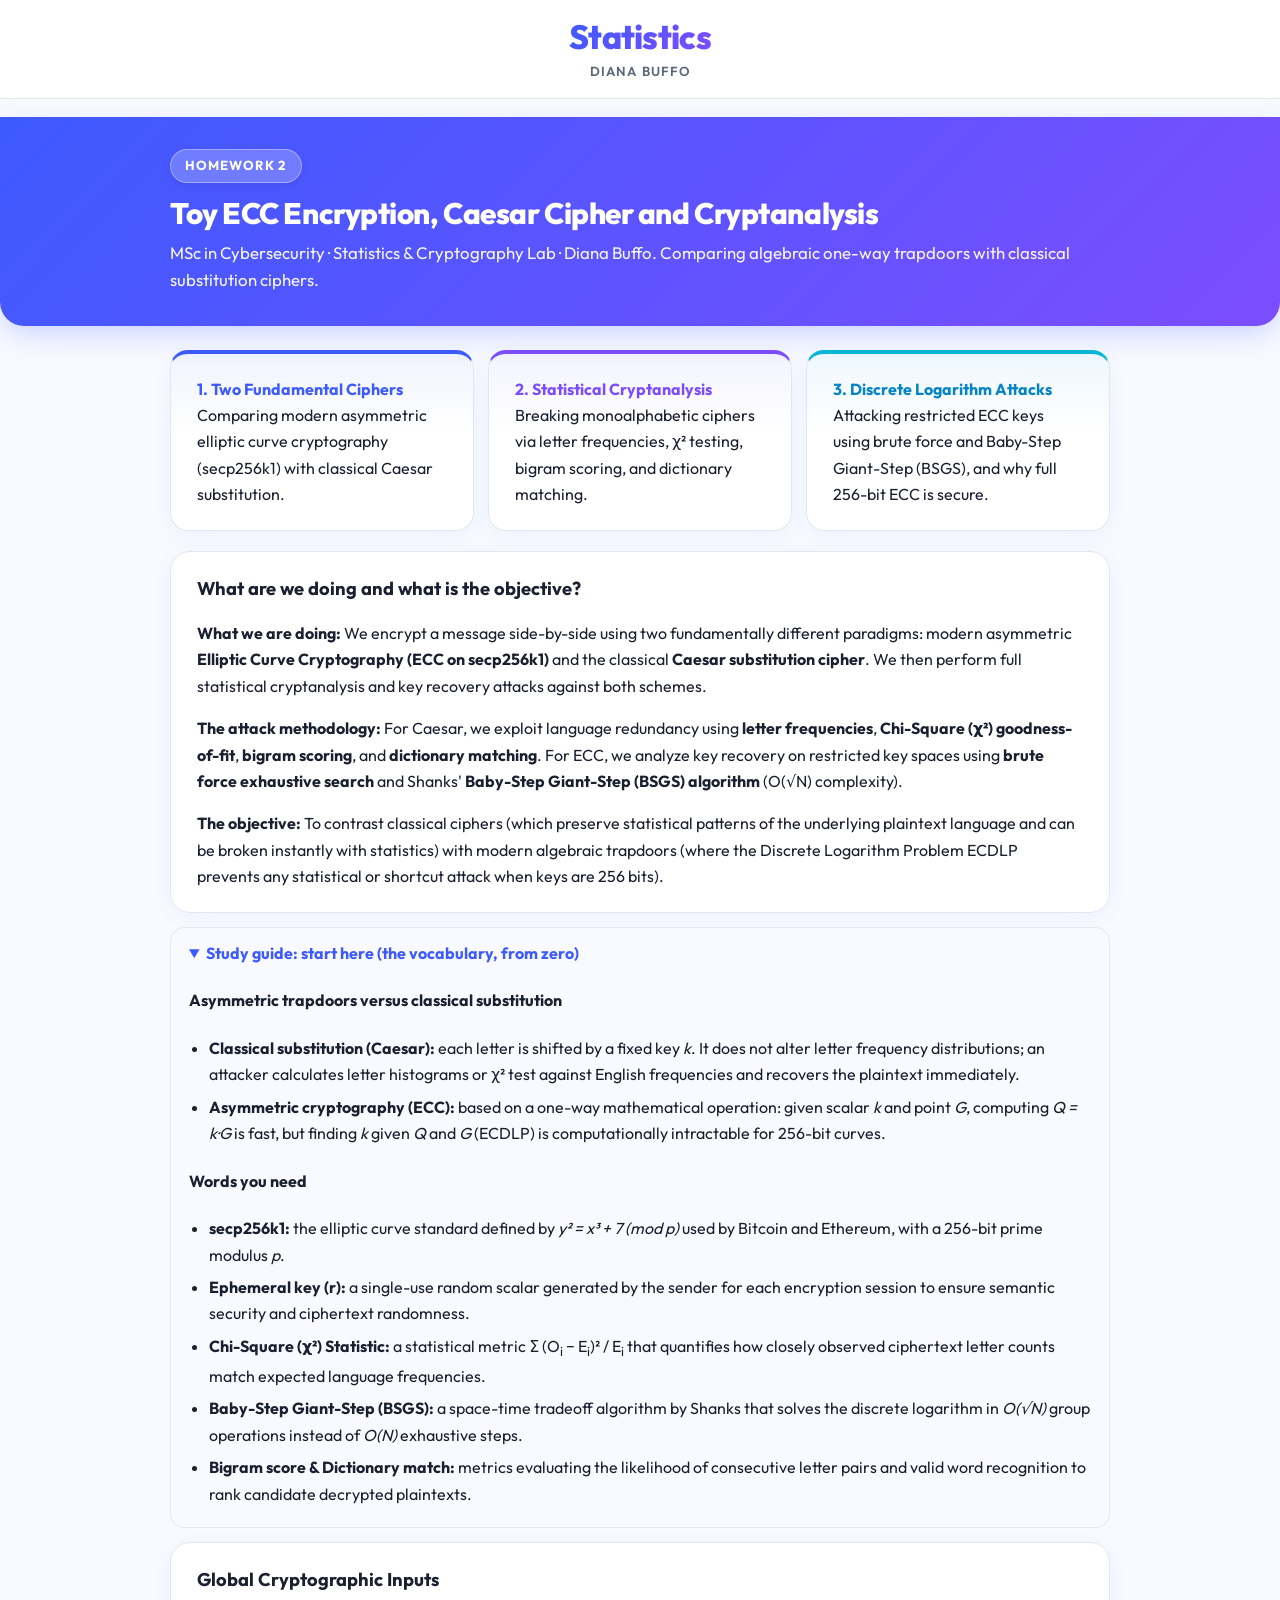
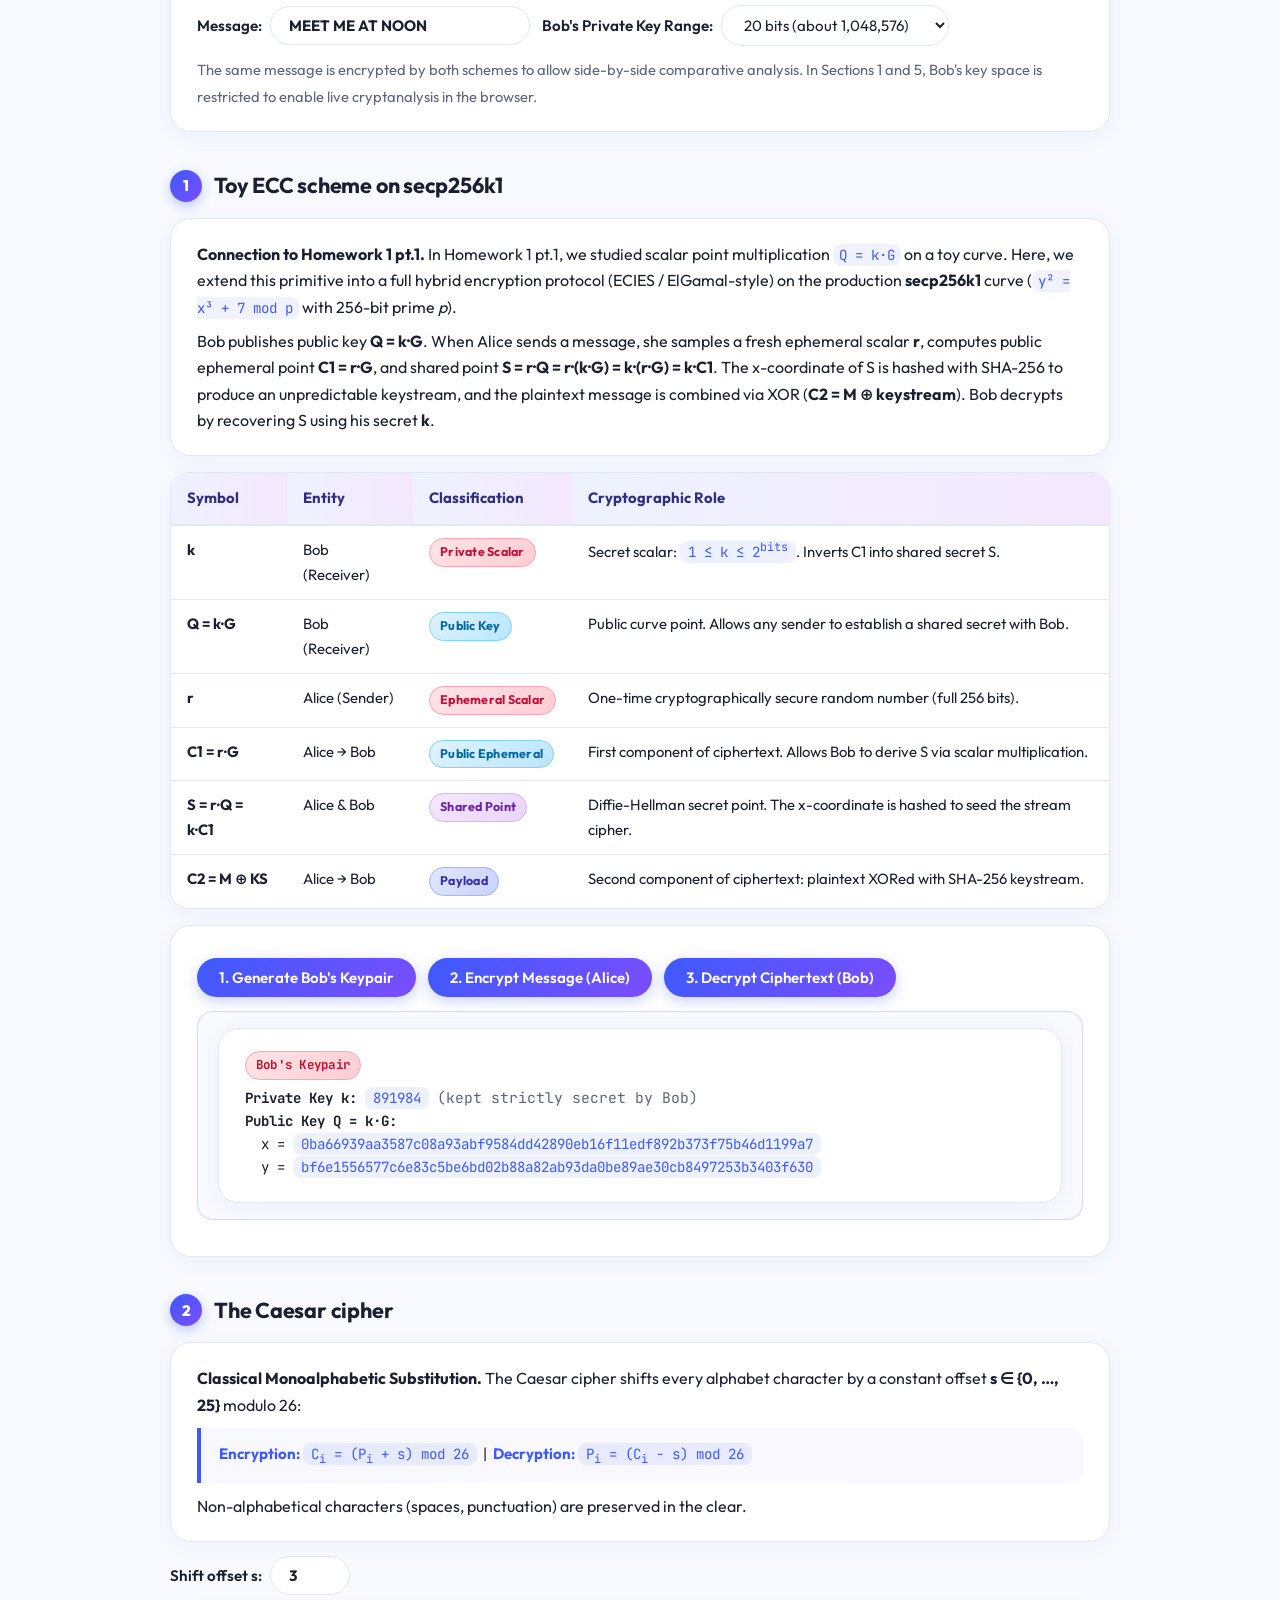
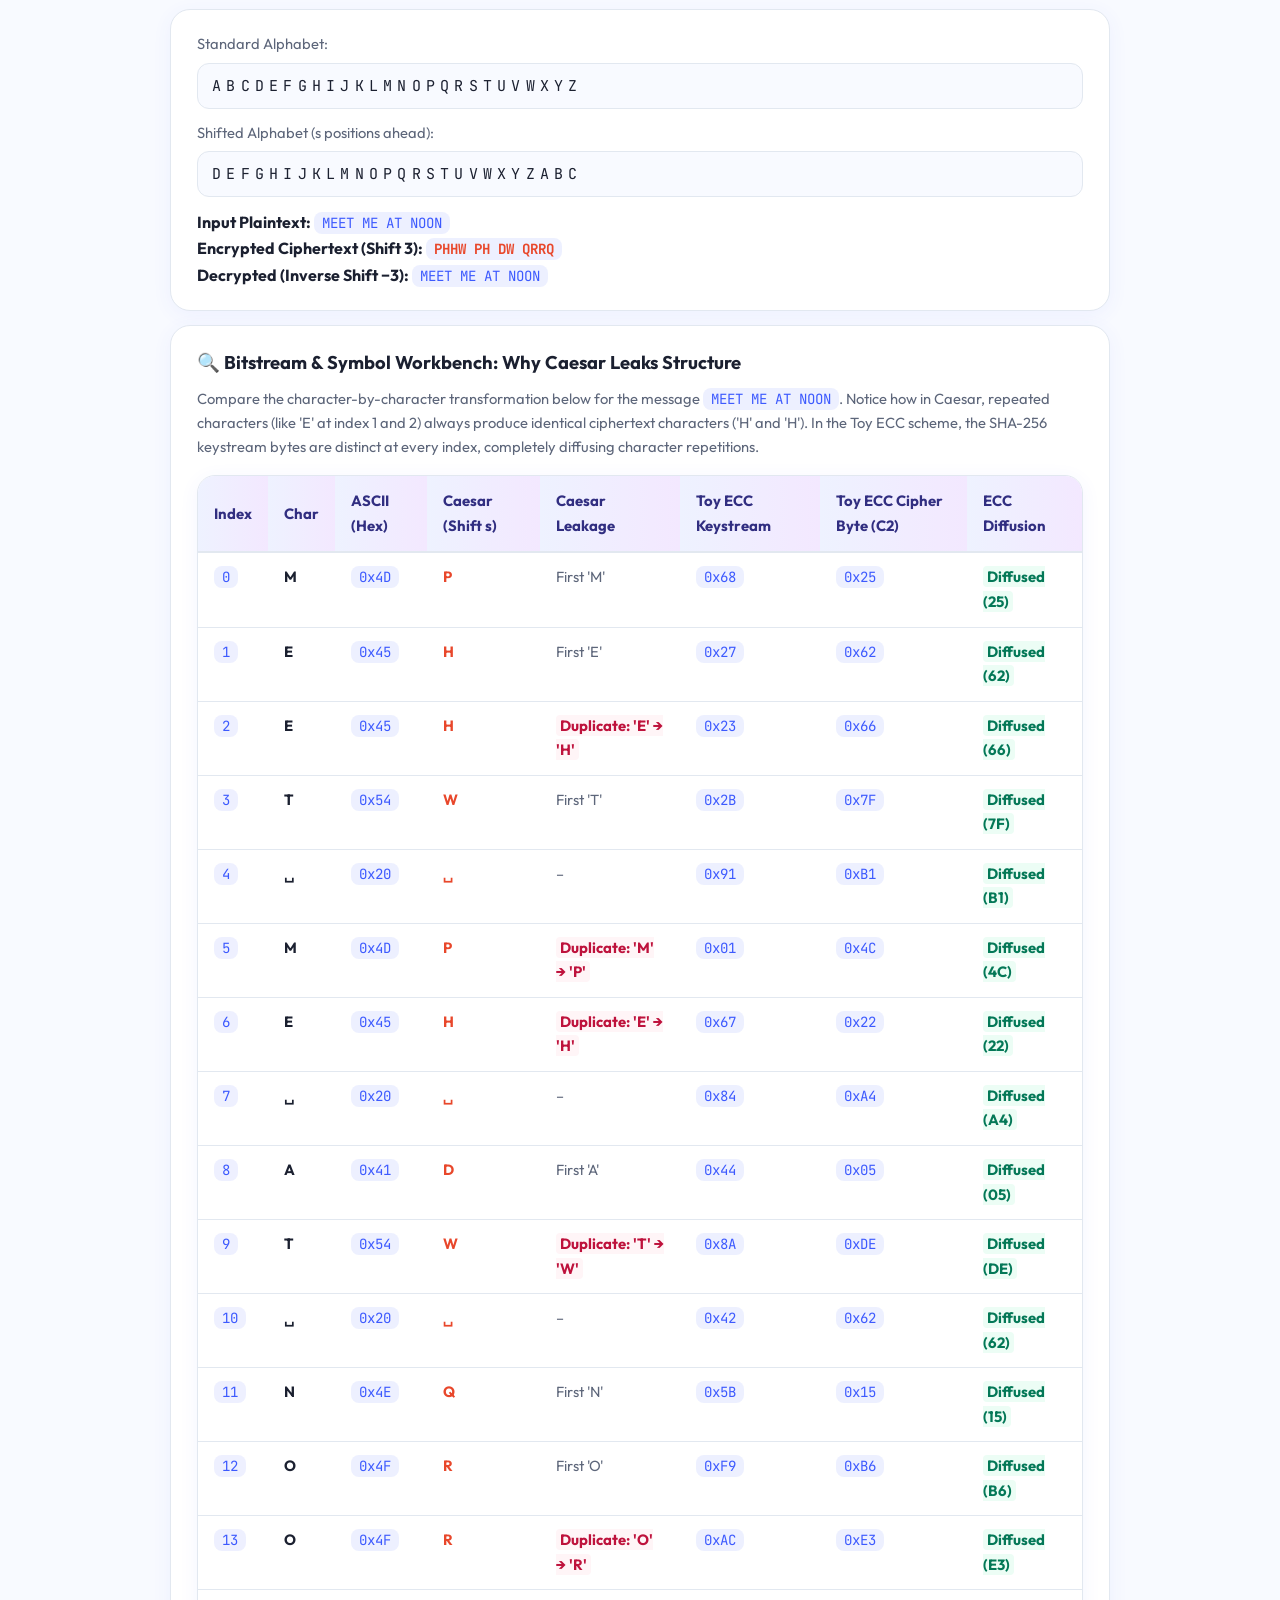
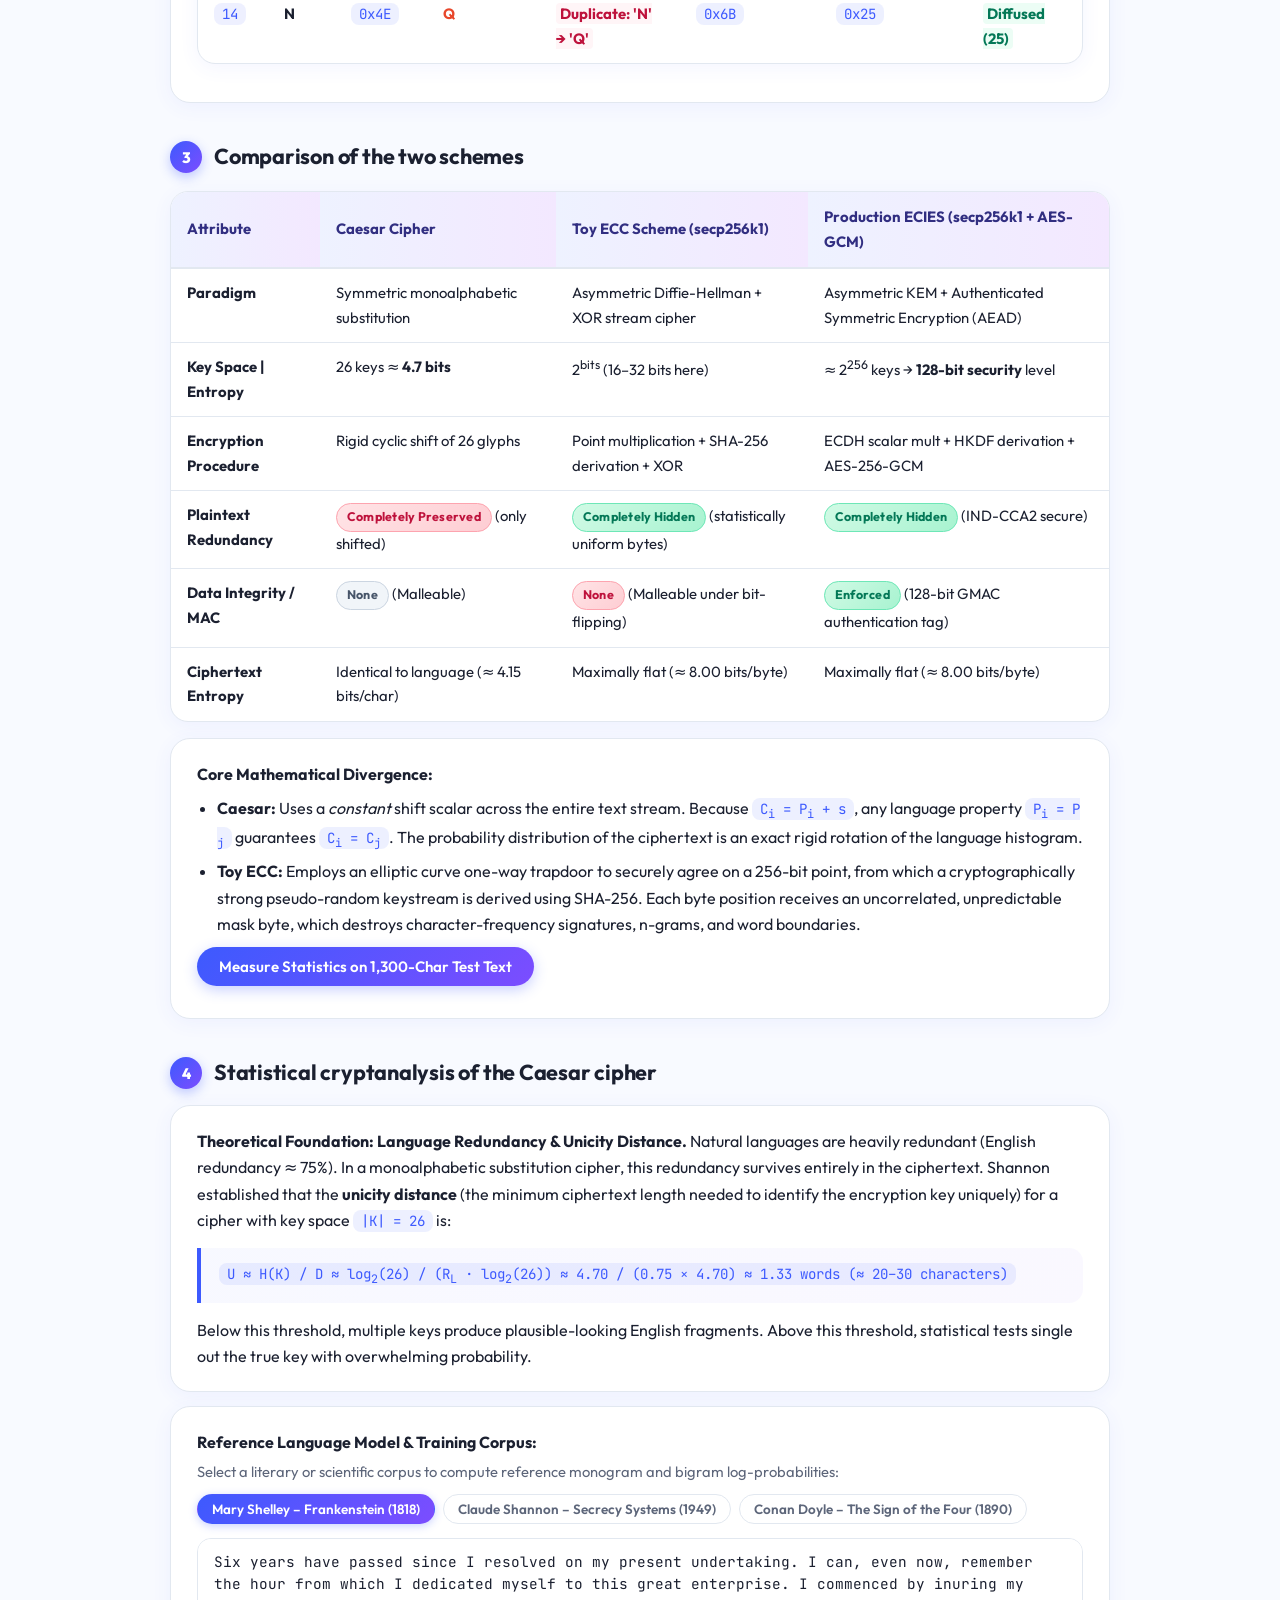
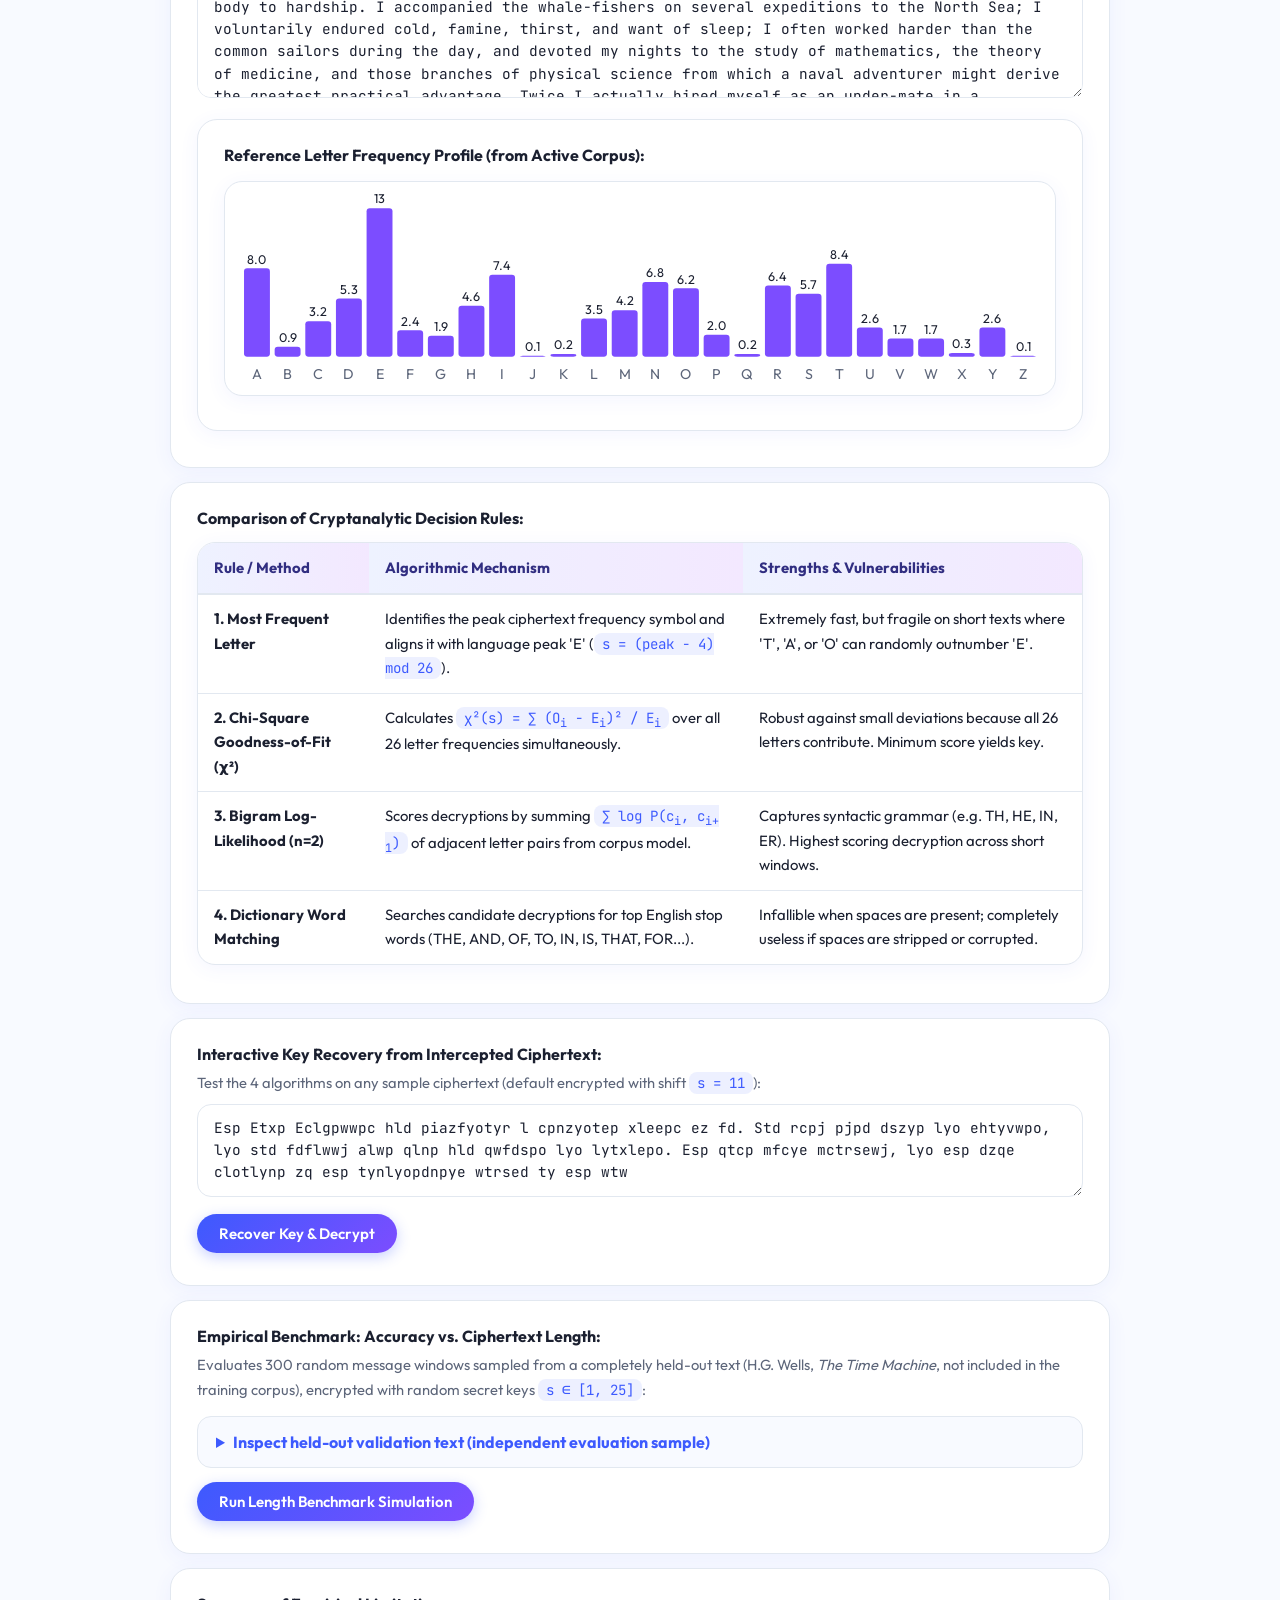
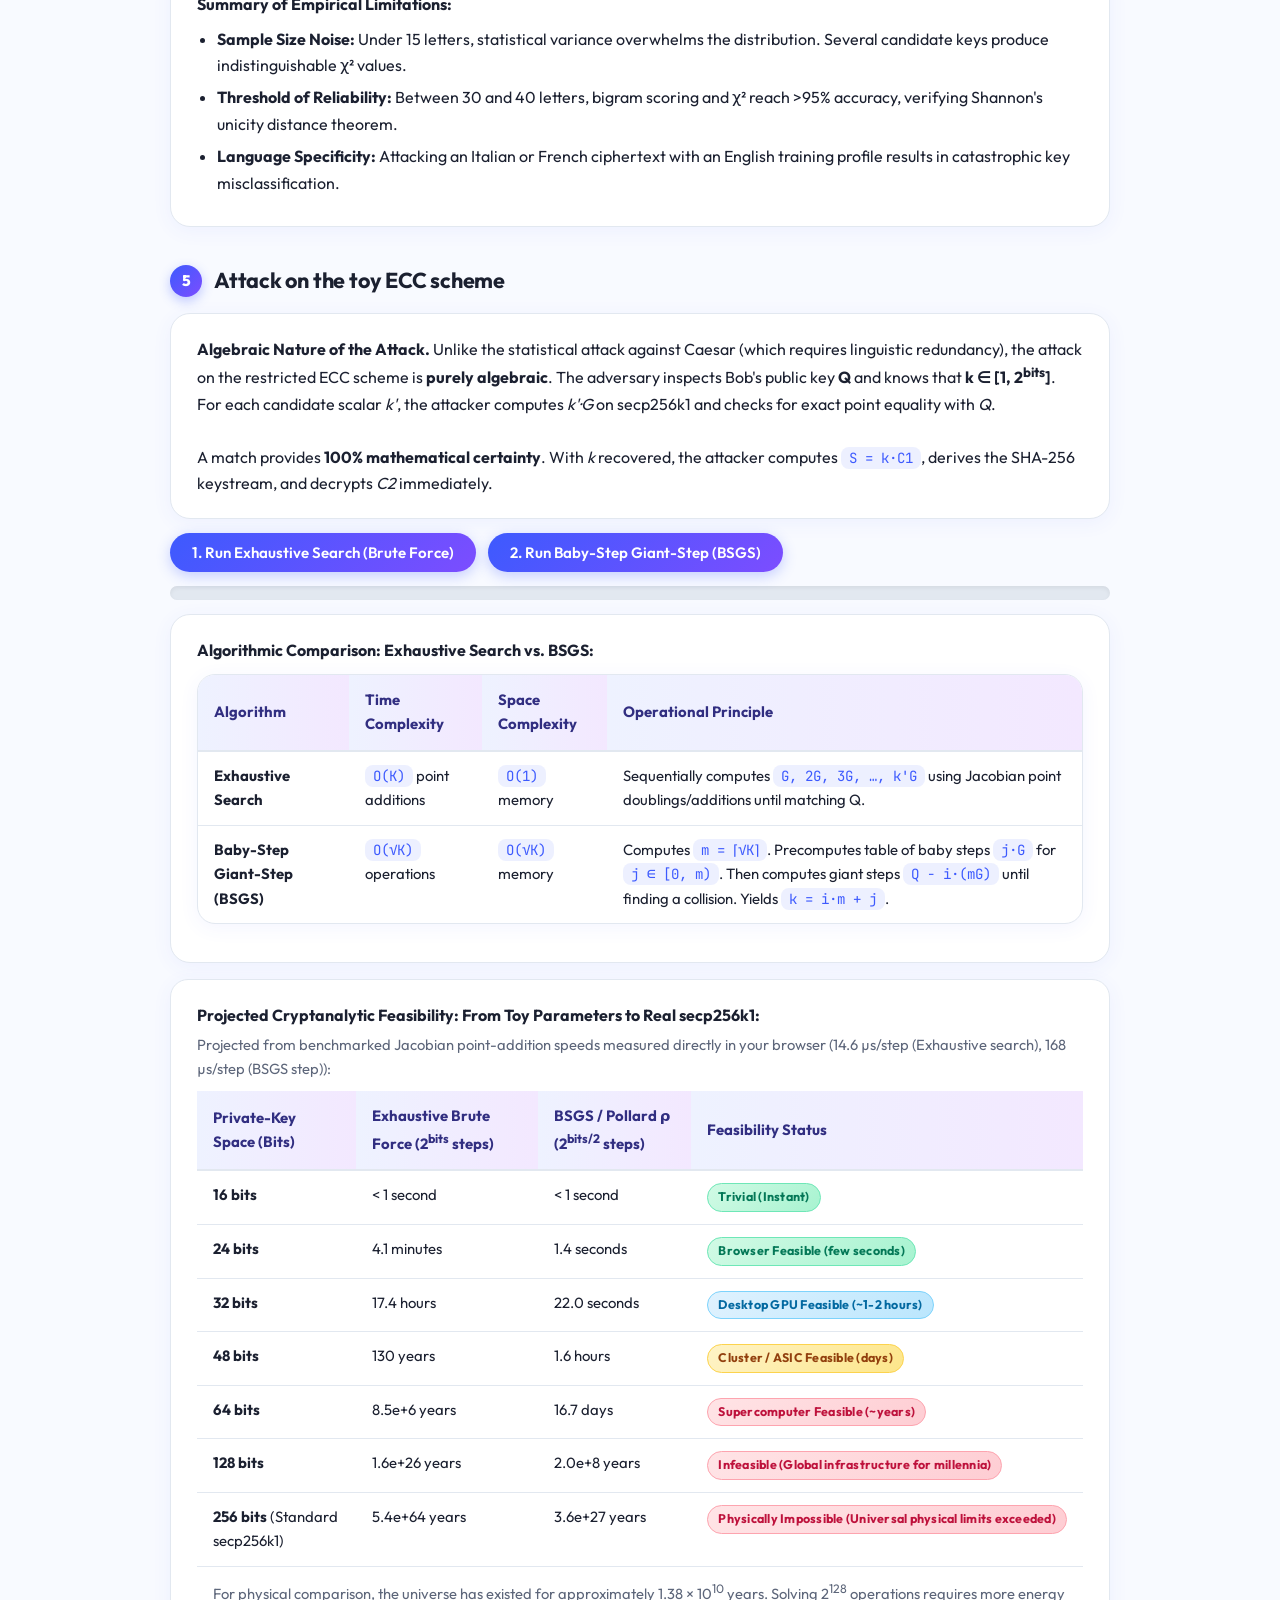
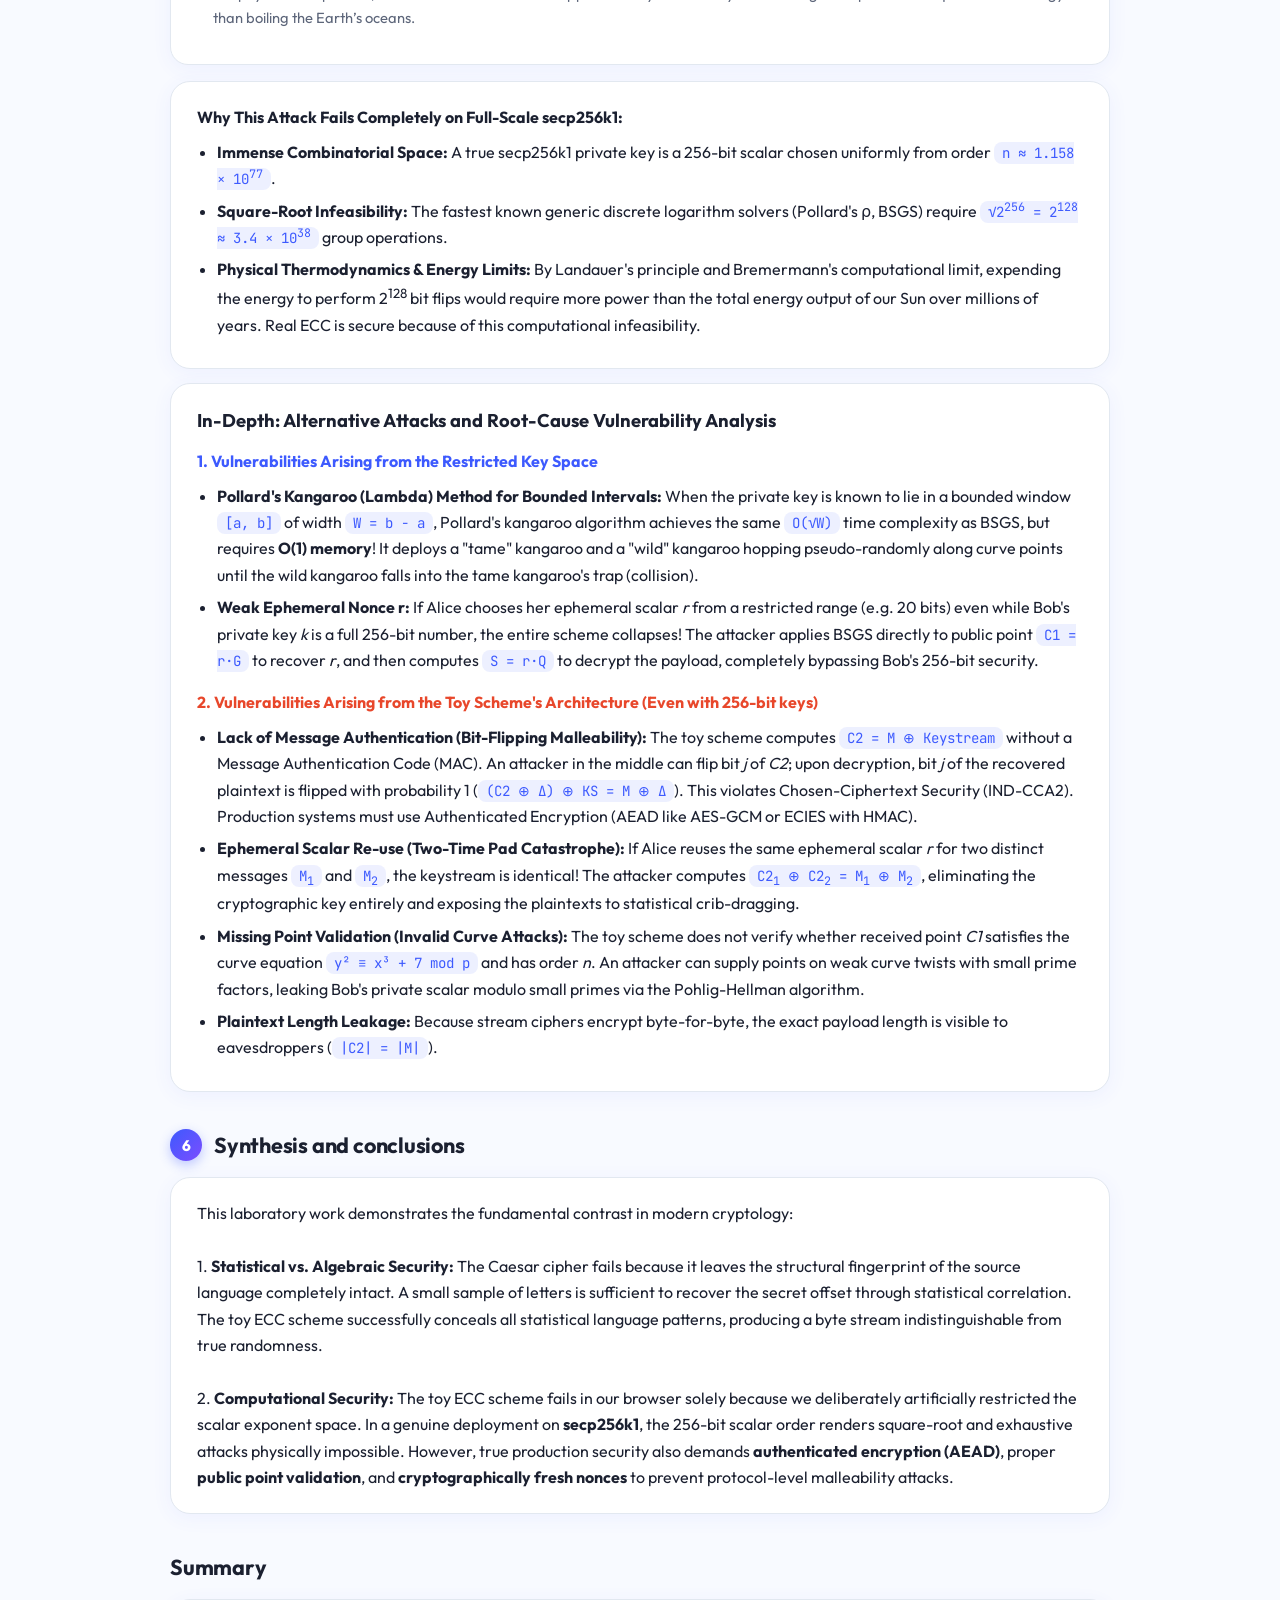
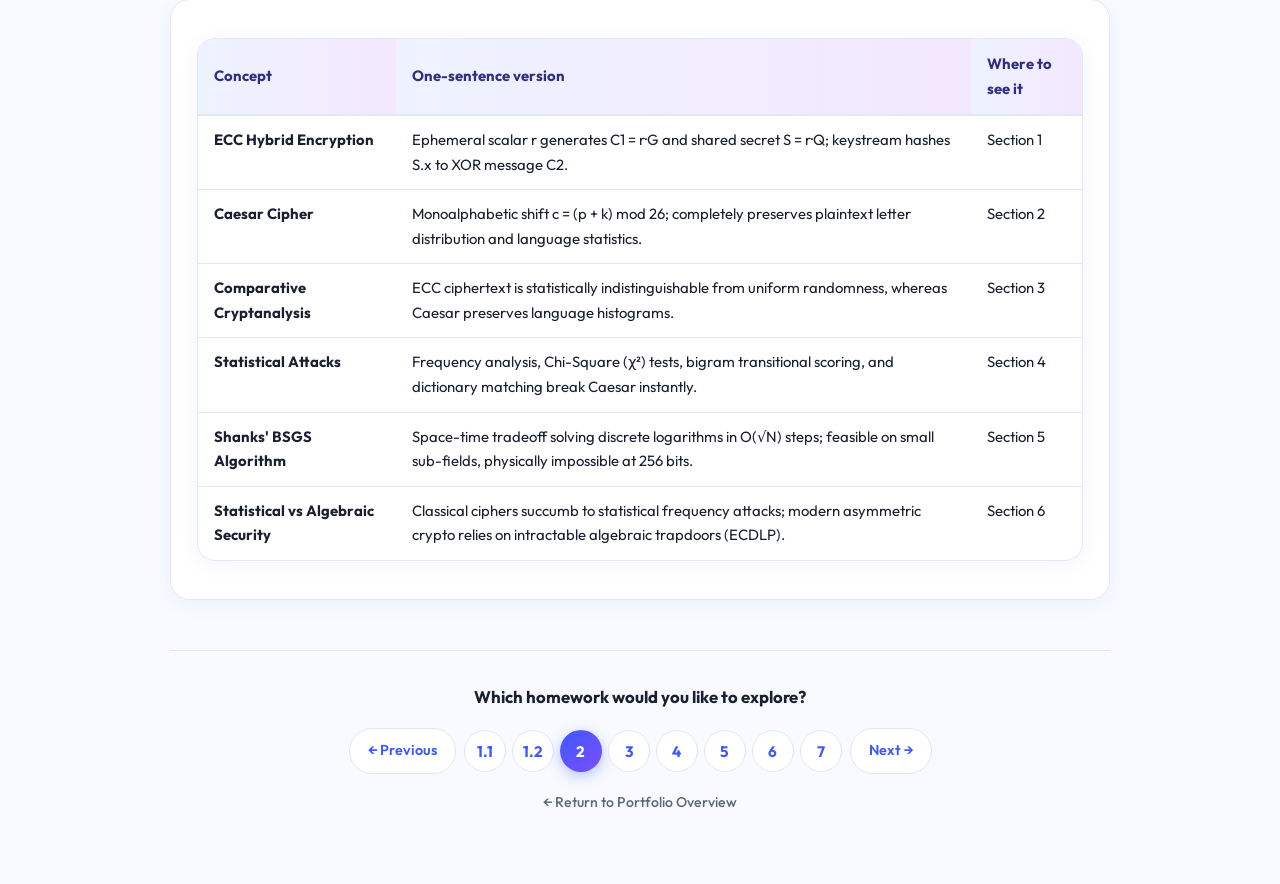
<file: homework2.html>
<!DOCTYPE html>
<html lang="en">

<head>
  <meta charset="utf-8">
  <meta name="viewport" content="width=device-width, initial-scale=1, viewport-fit=cover">
  <title>Homework 2 – Toy ECC Encryption, Caesar Cipher and Cryptanalysis | Diana Buffo</title>
  <link rel="preconnect" href="https://fonts.googleapis.com">
  <link rel="preconnect" href="https://fonts.gstatic.com" crossorigin>
  <link
    href="https://fonts.googleapis.com/css2?family=Outfit:wght@400;500;600;700;800&family=JetBrains+Mono:wght@400;500;600&display=swap"
    rel="stylesheet">
  <link rel="stylesheet" href="css/homework2.css">
</head>

<body>

  <!-- NAVBAR CENTRATA -->
  <nav class="navbar">
    <a href="index.html" class="brand-centered" title="Back to Home">
      <span class="brand-title">Statistics</span>
      <span class="brand-subtitle">Diana Buffo</span>
    </a>
  </nav>

  <!-- HEADER -->
  <header>
    <div>
      <div class="hw-tag">Homework 2</div>
      <h1>Toy ECC Encryption, Caesar Cipher and Cryptanalysis</h1>
      <p>MSc in Cybersecurity · Statistics & Cryptography Lab · Diana Buffo. Comparing algebraic one-way trapdoors with
        classical substitution ciphers.</p>
    </div>
  </header>

  <main>
    <!-- 3 STEP PREVIEW CARDS IN CIMA -->
    <div class="steps">
      <div class="card"><b>1. Two Fundamental Ciphers</b><br>Comparing modern asymmetric elliptic curve cryptography
        (secp256k1) with classical Caesar substitution.</div>
      <div class="card"><b>2. Statistical Cryptanalysis</b><br>Breaking monoalphabetic ciphers via letter frequencies,
        &chi;² testing, bigram scoring, and dictionary matching.</div>
      <div class="card"><b>3. Discrete Logarithm Attacks</b><br>Attacking restricted ECC keys using brute force and
        Baby-Step Giant-Step (BSGS), and why full 256-bit ECC is secure.</div>
    </div>

    <!-- WHAT ARE WE DOING AND WHAT IS THE OBJECTIVE -->
    <div class="card">
      <h3 style="margin-top:0;">What are we doing and what is the objective?</h3>
      <p>
        <b>What we are doing:</b> We encrypt a message side-by-side using two fundamentally different paradigms: modern asymmetric <b>Elliptic Curve Cryptography (ECC on secp256k1)</b> and the classical <b>Caesar substitution cipher</b>. We then perform full statistical cryptanalysis and key recovery attacks against both schemes.
      </p>
      <p>
        <b>The attack methodology:</b> For Caesar, we exploit language redundancy using <b>letter frequencies</b>, <b>Chi-Square (&chi;&sup2;) goodness-of-fit</b>, <b>bigram scoring</b>, and <b>dictionary matching</b>. For ECC, we analyze key recovery on restricted key spaces using <b>brute force exhaustive search</b> and Shanks' <b>Baby-Step Giant-Step (BSGS) algorithm</b> (O(&radic;N) complexity).
      </p>
      <p style="margin-bottom:0;">
        <b>The objective:</b> To contrast classical ciphers (which preserve statistical patterns of the underlying plaintext language and can be broken instantly with statistics) with modern algebraic trapdoors (where the Discrete Logarithm Problem ECDLP prevents any statistical or shortcut attack when keys are 256 bits).
      </p>
    </div>

    <!-- STUDY GUIDE: START HERE -->
    <details class="study" open>
      <summary>Study guide: start here (the vocabulary, from zero)</summary>
      <div class="study-body">
        <h4>Asymmetric trapdoors versus classical substitution</h4>
        <ul>
          <li><b>Classical substitution (Caesar):</b> each letter is shifted by a fixed key <i>k</i>. It does not alter letter frequency distributions; an attacker calculates letter histograms or &chi;&sup2; test against English frequencies and recovers the plaintext immediately.</li>
          <li><b>Asymmetric cryptography (ECC):</b> based on a one-way mathematical operation: given scalar <i>k</i> and point <i>G</i>, computing <i>Q = k·G</i> is fast, but finding <i>k</i> given <i>Q</i> and <i>G</i> (ECDLP) is computationally intractable for 256-bit curves.</li>
        </ul>

        <h4>Words you need</h4>
        <ul>
          <li><b>secp256k1:</b> the elliptic curve standard defined by <i>y&sup2; = x&sup3; + 7 (mod p)</i> used by Bitcoin and Ethereum, with a 256-bit prime modulus <i>p</i>.</li>
          <li><b>Ephemeral key (r):</b> a single-use random scalar generated by the sender for each encryption session to ensure semantic security and ciphertext randomness.</li>
          <li><b>Chi-Square (&chi;&sup2;) Statistic:</b> a statistical metric &Sigma; (O<sub>i</sub> &minus; E<sub>i</sub>)&sup2; / E<sub>i</sub> that quantifies how closely observed ciphertext letter counts match expected language frequencies.</li>
          <li><b>Baby-Step Giant-Step (BSGS):</b> a space-time tradeoff algorithm by Shanks that solves the discrete logarithm in <i>O(&radic;N)</i> group operations instead of <i>O(N)</i> exhaustive steps.</li>
          <li><b>Bigram score &amp; Dictionary match:</b> metrics evaluating the likelihood of consecutive letter pairs and valid word recognition to rank candidate decrypted plaintexts.</li>
        </ul>
      </div>
    </details>

    <!-- CONTROLLI GLOBALI (MESSAGGIO E CHIAVE BOB) -->
    <div class="card">
      <h3 style="margin-top:0;">Global Cryptographic Inputs</h3>
      <div class="row">
        <label>Message: <input id="msg" value="MEET ME AT NOON" style="width:260px; font-weight:700;"></label>
        <label>Bob's Private Key Range:
          <select id="bits">
            <option value="16">16 bits (1 … 65,536)</option>
            <option value="20" selected>20 bits (about 1,048,576)</option>
            <option value="24">24 bits (about 16.7 million)</option>
            <option value="32">32 bits (about 4.29 billion)</option>
          </select>
        </label>
      </div>
      <span class="mut">The same message is encrypted by both schemes to allow side-by-side comparative analysis. In
        Sections 1 and 5, Bob's key space is restricted to enable live cryptanalysis in the browser.</span>
    </div>

    <!-- SEZIONE 1: TOY ECC SCHEME -->
    <h2><span class="n">1</span> Toy ECC scheme on secp256k1</h2>
    <div class="card">
      <b>Connection to Homework 1 pt.1.</b> In Homework 1 pt.1, we studied scalar point multiplication <code
        style="background:rgba(61,90,254,0.08); padding:2px 6px;">Q = k·G</code> on a toy curve. Here, we extend this
      primitive into a full hybrid encryption protocol (ECIES / ElGamal-style) on the production <b>secp256k1</b> curve
      (<code style="background:rgba(61,90,254,0.08); padding:2px 6px;">y² = x³ + 7 mod p</code> with 256-bit prime
      <i>p</i>).
      <p style="margin:8px 0 0;">
        Bob publishes public key <b>Q = k·G</b>. When Alice sends a message, she samples a fresh ephemeral scalar
        <b>r</b>, computes public ephemeral point <b>C1 = r·G</b>, and shared point <b>S = r·Q = r·(k·G) = k·(r·G) =
          k·C1</b>. The x-coordinate of S is hashed with SHA-256 to produce an unpredictable keystream, and the
        plaintext message is combined via XOR (<b>C2 = M &oplus; keystream</b>). Bob decrypts by recovering S using his
        secret <b>k</b>.
      </p>
    </div>

    <div class="wrap">
      <table>
        <tr>
          <th>Symbol</th>
          <th>Entity</th>
          <th>Classification</th>
          <th>Cryptographic Role</th>
        </tr>
        <tr>
          <td><b>k</b></td>
          <td>Bob (Receiver)</td>
          <td><span class="table-badge badge-rose">Private Scalar</span></td>
          <td>Secret scalar: <code class="mono">1 &le; k &le; 2<sup>bits</sup></code>. Inverts C1 into shared secret S.
          </td>
        </tr>
        <tr>
          <td><b>Q = k·G</b></td>
          <td>Bob (Receiver)</td>
          <td><span class="table-badge badge-sky">Public Key</span></td>
          <td>Public curve point. Allows any sender to establish a shared secret with Bob.</td>
        </tr>
        <tr>
          <td><b>r</b></td>
          <td>Alice (Sender)</td>
          <td><span class="table-badge badge-rose">Ephemeral Scalar</span></td>
          <td>One-time cryptographically secure random number (full 256 bits).</td>
        </tr>
        <tr>
          <td><b>C1 = r·G</b></td>
          <td>Alice &rarr; Bob</td>
          <td><span class="table-badge badge-sky">Public Ephemeral</span></td>
          <td>First component of ciphertext. Allows Bob to derive S via scalar multiplication.</td>
        </tr>
        <tr>
          <td><b>S = r·Q = k·C1</b></td>
          <td>Alice & Bob</td>
          <td><span class="table-badge badge-purple">Shared Point</span></td>
          <td>Diffie-Hellman secret point. The x-coordinate is hashed to seed the stream cipher.</td>
        </tr>
        <tr>
          <td><b>C2 = M &oplus; KS</b></td>
          <td>Alice &rarr; Bob</td>
          <td><span class="table-badge badge-indigo">Payload</span></td>
          <td>Second component of ciphertext: plaintext XORed with SHA-256 keystream.</td>
        </tr>
      </table>
    </div>

    <div class="card">
      <div class="row">
        <button id="b1">1. Generate Bob's Keypair</button>
        <button id="b2">2. Encrypt Message (Alice)</button>
        <button id="b3">3. Decrypt Ciphertext (Bob)</button>
      </div>
      <div id="eccout">Click "Generate Bob's Keypair" to initialize parameters...</div>
    </div>

    <!-- SEZIONE 2: CAESAR CIPHER -->
    <h2><span class="n">2</span> The Caesar cipher</h2>
    <div class="card">
      <b>Classical Monoalphabetic Substitution.</b> The Caesar cipher shifts every alphabet character by a constant
      offset <b>s &isin; {0, &hellip;, 25}</b> modulo 26:
      <div class="callout-academic" style="margin:10px 0;">
        <b>Encryption:</b> <code>C<sub>i</sub> = (P<sub>i</sub> + s) mod 26</code> &nbsp;|&nbsp;
        <b>Decryption:</b> <code>P<sub>i</sub> = (C<sub>i</sub> &minus; s) mod 26</code>
      </div>
      Non-alphabetical characters (spaces, punctuation) are preserved in the clear.
    </div>

    <div class="row">
      <label>Shift offset s: <input id="shift" type="number" min="0" max="25" value="3"
          style="width:80px; font-weight:700;"></label>
    </div>

    <div class="card">
      <div class="mut">Standard Alphabet:</div>
      <div class="alpha" id="al1"></div>
      <div class="mut">Shifted Alphabet (s positions ahead):</div>
      <div class="alpha" id="al2"></div>
      <div id="cout" style="margin-top:10px;"></div>
    </div>

    <!-- BITSTREAM WORKBENCH: LIVE INSPECTION -->
    <div class="card">
      <h3 style="margin-top:0;">🔍 Bitstream & Symbol Workbench: Why Caesar Leaks Structure</h3>
      <p style="margin:0 0 10px;" class="mut">
        Compare the character-by-character transformation below for the message <code id="wbMsg">MEET ME AT NOON</code>.
        Notice how in Caesar, repeated characters (like 'E' at index 1 and 2) always produce identical ciphertext
        characters ('H' and 'H'). In the Toy ECC scheme, the SHA-256 keystream bytes are distinct at every index,
        completely diffusing character repetitions.
      </p>
      <div class="wrap">
        <table id="wbTable">
          <thead>
            <tr>
              <th>Index</th>
              <th>Char</th>
              <th>ASCII (Hex)</th>
              <th>Caesar (Shift s)</th>
              <th>Caesar Leakage</th>
              <th>Toy ECC Keystream</th>
              <th>Toy ECC Cipher Byte (C2)</th>
              <th>ECC Diffusion</th>
            </tr>
          </thead>
          <tbody id="wbBody">
            <tr>
              <td colspan="8" class="mut">Loading live bitstream data...</td>
            </tr>
          </tbody>
        </table>
      </div>
    </div>

    <!-- SEZIONE 3: COMPARISON -->
    <h2><span class="n">3</span> Comparison of the two schemes</h2>
    <div class="wrap">
      <table>
        <tr>
          <th>Attribute</th>
          <th>Caesar Cipher</th>
          <th>Toy ECC Scheme (secp256k1)</th>
          <th>Production ECIES (secp256k1 + AES-GCM)</th>
        </tr>
        <tr>
          <td><b>Paradigm</b></td>
          <td>Symmetric monoalphabetic substitution</td>
          <td>Asymmetric Diffie-Hellman + XOR stream cipher</td>
          <td>Asymmetric KEM + Authenticated Symmetric Encryption (AEAD)</td>
        </tr>
        <tr>
          <td><b>Key Space | Entropy</b></td>
          <td>26 keys &approx; <b>4.7 bits</b></td>
          <td>2<sup>bits</sup> (16&ndash;32 bits here)</td>
          <td>&approx; 2<sup>256</sup> keys &rarr; <b>128-bit security</b> level</td>
        </tr>
        <tr>
          <td><b>Encryption Procedure</b></td>
          <td>Rigid cyclic shift of 26 glyphs</td>
          <td>Point multiplication + SHA-256 derivation + XOR</td>
          <td>ECDH scalar mult + HKDF derivation + AES-256-GCM</td>
        </tr>
        <tr>
          <td><b>Plaintext Redundancy</b></td>
          <td><span class="table-badge badge-rose">Completely Preserved</span> (only shifted)</td>
          <td><span class="table-badge badge-emerald">Completely Hidden</span> (statistically uniform bytes)</td>
          <td><span class="table-badge badge-emerald">Completely Hidden</span> (IND-CCA2 secure)</td>
        </tr>
        <tr>
          <td><b>Data Integrity / MAC</b></td>
          <td><span class="table-badge badge-gray">None</span> (Malleable)</td>
          <td><span class="table-badge badge-rose">None</span> (Malleable under bit-flipping)</td>
          <td><span class="table-badge badge-emerald">Enforced</span> (128-bit GMAC authentication tag)</td>
        </tr>
        <tr>
          <td><b>Ciphertext Entropy</b></td>
          <td>Identical to language (&approx; 4.15 bits/char)</td>
          <td>Maximally flat (&approx; 8.00 bits/byte)</td>
          <td>Maximally flat (&approx; 8.00 bits/byte)</td>
        </tr>
      </table>
    </div>

    <div class="card">
      <b>Core Mathematical Divergence:</b>
      <ul>
        <li><b>Caesar:</b> Uses a <i>constant</i> shift scalar across the entire text stream. Because <code
            class="mono">C<sub>i</sub> = P<sub>i</sub> + s</code>, any language property <code
            class="mono">P<sub>i</sub> = P<sub>j</sub></code> guarantees <code
            class="mono">C<sub>i</sub> = C<sub>j</sub></code>. The probability distribution of the ciphertext is an
          exact rigid rotation of the language histogram.</li>
        <li><b>Toy ECC:</b> Employs an elliptic curve one-way trapdoor to securely agree on a 256-bit point, from which
          a cryptographically strong pseudo-random keystream is derived using SHA-256. Each byte position receives an
          uncorrelated, unpredictable mask byte, which destroys character-frequency signatures, n-grams, and word
          boundaries.</li>
      </ul>
      <div class="row">
        <button id="b4">Measure Statistics on 1,300-Char Test Text</button>
      </div>
      <div id="statout"></div>
    </div>

    <!-- SEZIONE 4: STATISTICAL CRYPTANALYSIS OF CAESAR -->
    <h2><span class="n">4</span> Statistical cryptanalysis of the Caesar cipher</h2>
    <div class="card">
      <b>Theoretical Foundation: Language Redundancy & Unicity Distance.</b>
      Natural languages are heavily redundant (English redundancy &approx; 75%). In a monoalphabetic substitution
      cipher, this redundancy survives entirely in the ciphertext. Shannon established that the <b>unicity distance</b>
      (the minimum ciphertext length needed to identify the encryption key uniquely) for a cipher with key space <code
        class="mono">|K| = 26</code> is:
      <div class="callout-academic">
        <code>U &approx; H(K) / D &approx; log<sub>2</sub>(26) / (R<sub>L</sub> &middot; log<sub>2</sub>(26)) &approx; 4.70 / (0.75 &times; 4.70) &approx; 1.33 words (&approx; 20&ndash;30 characters)</code>
      </div>
      Below this threshold, multiple keys produce plausible-looking English fragments. Above this threshold, statistical
      tests single out the true key with overwhelming probability.
    </div>

    <!-- REFERENCE CORPUS SELECTOR (GENUINE TEXTS, NO CLAUDE HALLMARKS) -->
    <div class="card">
      <b>Reference Language Model & Training Corpus:</b>
      <p class="mut" style="margin:4px 0 8px;">Select a literary or scientific corpus to compute reference monogram and
        bigram log-probabilities:</p>

      <div class="corpus-picker">
        <button class="corpus-btn active" id="btnCorp1" onclick="setCorpusPreset(0)">Mary Shelley – Frankenstein
          (1818)</button>
        <button class="corpus-btn" id="btnCorp2" onclick="setCorpusPreset(1)">Claude Shannon – Secrecy Systems
          (1949)</button>
        <button class="corpus-btn" id="btnCorp3" onclick="setCorpusPreset(2)">Conan Doyle – The Sign of the Four
          (1890)</button>
      </div>

      <textarea id="corpus" rows="6"></textarea>
      <div id="refchart"></div>
    </div>

    <div class="card">
      <b>Comparison of Cryptanalytic Decision Rules:</b>
      <div class="wrap" style="margin-top:10px;">
        <table>
          <tr>
            <th>Rule / Method</th>
            <th>Algorithmic Mechanism</th>
            <th>Strengths & Vulnerabilities</th>
          </tr>
          <tr>
            <td><b>1. Most Frequent Letter</b></td>
            <td>Identifies the peak ciphertext frequency symbol and aligns it with language peak 'E' (<code
                class="mono">s = (peak - 4) mod 26</code>).</td>
            <td>Extremely fast, but fragile on short texts where 'T', 'A', or 'O' can randomly outnumber 'E'.</td>
          </tr>
          <tr>
            <td><b>2. Chi-Square Goodness-of-Fit (&chi;²)</b></td>
            <td>Calculates <code class="mono">&chi;²(s) = &sum; (O<sub>i</sub> - E<sub>i</sub>)² / E<sub>i</sub></code>
              over all 26 letter frequencies simultaneously.</td>
            <td>Robust against small deviations because all 26 letters contribute. Minimum score yields key.</td>
          </tr>
          <tr>
            <td><b>3. Bigram Log-Likelihood (n=2)</b></td>
            <td>Scores decryptions by summing <code class="mono">&sum; log P(c<sub>i</sub>, c<sub>i+1</sub>)</code> of
              adjacent letter pairs from corpus model.</td>
            <td>Captures syntactic grammar (e.g. TH, HE, IN, ER). Highest scoring decryption across short windows.</td>
          </tr>
          <tr>
            <td><b>4. Dictionary Word Matching</b></td>
            <td>Searches candidate decryptions for top English stop words (THE, AND, OF, TO, IN, IS, THAT, FOR...).</td>
            <td>Infallible when spaces are present; completely useless if spaces are stripped or corrupted.</td>
          </tr>
        </table>
      </div>
    </div>

    <div class="card">
      <b>Interactive Key Recovery from Intercepted Ciphertext:</b>
      <p class="mut" style="margin:4px 0 8px;">Test the 4 algorithms on any sample ciphertext (default encrypted with
        shift <code class="mono">s = 11</code>):</p>
      <textarea id="ct" rows="3"></textarea>
      <div class="row">
        <button id="b5">Recover Key & Decrypt</button>
      </div>
      <div id="recout"></div>
    </div>

    <div class="card">
      <b>Empirical Benchmark: Accuracy vs. Ciphertext Length:</b>
      <p class="mut" style="margin:4px 0 8px;">
        Evaluates 300 random message windows sampled from a completely held-out text (H.G. Wells, <i>The Time
          Machine</i>, not included in the training corpus), encrypted with random secret keys <code
          class="mono">s &isin; [1, 25]</code>:
      </p>
      <details>
        <summary>Inspect held-out validation text (independent evaluation sample)</summary>
        <p class="mut" id="testtxt" style="margin-top:8px; line-height:1.6;"></p>
      </details>
      <div class="row">
        <button id="b6">Run Length Benchmark Simulation</button>
      </div>
      <div id="expout"></div>
    </div>

    <div class="card">
      <b>Summary of Empirical Limitations:</b>
      <ul>
        <li><b>Sample Size Noise:</b> Under 15 letters, statistical variance overwhelms the distribution. Several
          candidate keys produce indistinguishable &chi;² values.</li>
        <li><b>Threshold of Reliability:</b> Between 30 and 40 letters, bigram scoring and &chi;² reach &gt;95%
          accuracy, verifying Shannon's unicity distance theorem.</li>
        <li><b>Language Specificity:</b> Attacking an Italian or French ciphertext with an English training profile
          results in catastrophic key misclassification.</li>
      </ul>
    </div>

    <!-- SEZIONE 5: ATTACK ON TOY ECC -->
    <h2><span class="n">5</span> Attack on the toy ECC scheme</h2>
    <div class="card">
      <b>Algebraic Nature of the Attack.</b>
      Unlike the statistical attack against Caesar (which requires linguistic redundancy), the attack on the restricted
      ECC scheme is <b>purely algebraic</b>. The adversary inspects Bob's public key <b>Q</b> and knows that <b>k &isin;
        [1, 2<sup>bits</sup>]</b>. For each candidate scalar <i>k'</i>, the attacker computes <i>k'·G</i> on secp256k1
      and checks for exact point equality with <i>Q</i>.
      <br><br>
      A match provides <b>100% mathematical certainty</b>. With <i>k</i> recovered, the attacker computes <code
        class="mono">S = k·C1</code>, derives the SHA-256 keystream, and decrypts <i>C2</i> immediately.
    </div>

    <div class="row">
      <button id="b7">1. Run Exhaustive Search (Brute Force)</button>
      <button id="b8">2. Run Baby-Step Giant-Step (BSGS)</button>
    </div>

    <div class="pb">
      <div id="pbar"></div>
    </div>
    <div id="atk"></div>

    <div class="card">
      <b>Algorithmic Comparison: Exhaustive Search vs. BSGS:</b>
      <div class="wrap" style="margin-top:10px;">
        <table>
          <tr>
            <th>Algorithm</th>
            <th>Time Complexity</th>
            <th>Space Complexity</th>
            <th>Operational Principle</th>
          </tr>
          <tr>
            <td><b>Exhaustive Search</b></td>
            <td><code>O(K)</code> point additions</td>
            <td><code>O(1)</code> memory</td>
            <td>Sequentially computes <code>G, 2G, 3G, &hellip;, k'G</code> using Jacobian point doublings/additions
              until matching Q.</td>
          </tr>
          <tr>
            <td><b>Baby-Step Giant-Step (BSGS)</b></td>
            <td><code>O(&radic;K)</code> operations</td>
            <td><code>O(&radic;K)</code> memory</td>
            <td>Computes <code>m = &lceil;&radic;K&rceil;</code>. Precomputes table of baby steps <code>j·G</code> for
              <code>j &isin; [0, m)</code>. Then computes giant steps <code>Q &minus; i·(mG)</code> until finding a
              collision. Yields <code>k = i·m + j</code>.
            </td>
          </tr>
        </table>
      </div>
    </div>

    <div class="card wrap">
      <b>Projected Cryptanalytic Feasibility: From Toy Parameters to Real secp256k1:</b>
      <p class="mut" style="margin:4px 0 10px;">Projected from benchmarked Jacobian point-addition speeds measured
        directly in your browser (<span id="speed">benchmarking...</span>):</p>
      <table id="proj"></table>
    </div>

    <div class="card">
      <b>Why This Attack Fails Completely on Full-Scale secp256k1:</b>
      <ul>
        <li><b>Immense Combinatorial Space:</b> A true secp256k1 private key is a 256-bit scalar chosen uniformly from
          order <code class="mono">n &approx; 1.158 &times; 10<sup>77</sup></code>.</li>
        <li><b>Square-Root Infeasibility:</b> The fastest known generic discrete logarithm solvers (Pollard's &rho;,
          BSGS) require <code
            class="mono">&radic;2<sup>256</sup> = 2<sup>128</sup> &approx; 3.4 &times; 10<sup>38</sup></code> group
          operations.</li>
        <li><b>Physical Thermodynamics & Energy Limits:</b> By Landauer's principle and Bremermann's computational
          limit, expending the energy to perform 2<sup>128</sup> bit flips would require more power than the total
          energy output of our Sun over millions of years. Real ECC is secure because of this computational
          infeasibility.</li>
      </ul>
    </div>

    <!-- OPTIONAL: OTHER ATTACKS & ARCHITECTURAL WEAKNESSES -->
    <div class="card">
      <h3 style="margin-top:0;">In-Depth: Alternative Attacks and Root-Cause Vulnerability Analysis</h3>

      <h4 style="margin:12px 0 6px; color:var(--ac);">1. Vulnerabilities Arising from the Restricted Key Space</h4>
      <ul>
        <li>
          <b>Pollard's Kangaroo (Lambda) Method for Bounded Intervals:</b>
          When the private key is known to lie in a bounded window <code class="mono">[a, b]</code> of width <code
            class="mono">W = b - a</code>, Pollard's kangaroo algorithm achieves the same <code
            class="mono">O(&radic;W)</code> time complexity as BSGS, but requires <b>O(1) memory</b>! It deploys a
          "tame" kangaroo and a "wild" kangaroo hopping pseudo-randomly along curve points until the wild kangaroo falls
          into the tame kangaroo's trap (collision).
        </li>
        <li>
          <b>Weak Ephemeral Nonce r:</b>
          If Alice chooses her ephemeral scalar <i>r</i> from a restricted range (e.g. 20 bits) even while Bob's private
          key <i>k</i> is a full 256-bit number, the entire scheme collapses! The attacker applies BSGS directly to
          public point <code class="mono">C1 = r·G</code> to recover <i>r</i>, and then computes <code
            class="mono">S = r·Q</code> to decrypt the payload, completely bypassing Bob's 256-bit security.
        </li>
      </ul>

      <h4 style="margin:16px 0 6px; color:var(--hi);">2. Vulnerabilities Arising from the Toy Scheme's Architecture
        (Even with 256-bit keys)</h4>
      <ul>
        <li>
          <b>Lack of Message Authentication (Bit-Flipping Malleability):</b>
          The toy scheme computes <code class="mono">C2 = M &oplus; Keystream</code> without a Message Authentication
          Code (MAC). An attacker in the middle can flip bit <i>j</i> of <i>C2</i>; upon decryption, bit <i>j</i> of the
          recovered plaintext is flipped with probability 1 (<code
            class="mono">(C2 &oplus; &Delta;) &oplus; KS = M &oplus; &Delta;</code>). This violates Chosen-Ciphertext
          Security (IND-CCA2). Production systems must use Authenticated Encryption (AEAD like AES-GCM or ECIES with
          HMAC).
        </li>
        <li>
          <b>Ephemeral Scalar Re-use (Two-Time Pad Catastrophe):</b>
          If Alice reuses the same ephemeral scalar <i>r</i> for two distinct messages <code
            class="mono">M<sub>1</sub></code> and <code class="mono">M<sub>2</sub></code>, the keystream is identical!
          The attacker computes <code
            class="mono">C2<sub>1</sub> &oplus; C2<sub>2</sub> = M<sub>1</sub> &oplus; M<sub>2</sub></code>, eliminating
          the cryptographic key entirely and exposing the plaintexts to statistical crib-dragging.
        </li>
        <li>
          <b>Missing Point Validation (Invalid Curve Attacks):</b>
          The toy scheme does not verify whether received point <i>C1</i> satisfies the curve equation <code
            class="mono">y² &equiv; x³ + 7 mod p</code> and has order <i>n</i>. An attacker can supply points on weak
          curve twists with small prime factors, leaking Bob's private scalar modulo small primes via the Pohlig-Hellman
          algorithm.
        </li>
        <li>
          <b>Plaintext Length Leakage:</b>
          Because stream ciphers encrypt byte-for-byte, the exact payload length is visible to eavesdroppers (<code
            class="mono">|C2| = |M|</code>).
        </li>
      </ul>
    </div>

    <!-- SEZIONE 6: CONCLUSIONE -->
    <h2><span class="n">6</span> Synthesis and conclusions</h2>
    <div class="card">
      <p style="margin:0;">
        This laboratory work demonstrates the fundamental contrast in modern cryptology:
        <br><br>
        1. <b>Statistical vs. Algebraic Security:</b> The Caesar cipher fails because it leaves the structural
        fingerprint of the source language completely intact. A small sample of letters is sufficient to recover the
        secret offset through statistical correlation. The toy ECC scheme successfully conceals all statistical language
        patterns, producing a byte stream indistinguishable from true randomness.
        <br><br>
        2. <b>Computational Security:</b> The toy ECC scheme fails in our browser solely because we deliberately
        artificially restricted the scalar exponent space. In a genuine deployment on <b>secp256k1</b>, the 256-bit
        scalar order renders square-root and exhaustive attacks physically impossible. However, true production security
        also demands <b>authenticated encryption (AEAD)</b>, proper <b>public point validation</b>, and
        <b>cryptographically fresh nonces</b> to prevent protocol-level malleability attacks.
      </p>
    </div>

    <!-- SUMMARY -->
    <h2>Summary</h2>
    <div class="card">
      <div class="wrap">
        <table>
          <thead>
            <tr>
              <th>Concept</th>
              <th>One-sentence version</th>
              <th>Where to see it</th>
            </tr>
          </thead>
          <tbody>
            <tr>
              <td><b>ECC Hybrid Encryption</b></td>
              <td>Ephemeral scalar r generates C1 = r&middot;G and shared secret S = r&middot;Q; keystream hashes S.x to XOR message C2.</td>
              <td>Section 1</td>
            </tr>
            <tr>
              <td><b>Caesar Cipher</b></td>
              <td>Monoalphabetic shift c = (p + k) mod 26; completely preserves plaintext letter distribution and language statistics.</td>
              <td>Section 2</td>
            </tr>
            <tr>
              <td><b>Comparative Cryptanalysis</b></td>
              <td>ECC ciphertext is statistically indistinguishable from uniform randomness, whereas Caesar preserves language histograms.</td>
              <td>Section 3</td>
            </tr>
            <tr>
              <td><b>Statistical Attacks</b></td>
              <td>Frequency analysis, Chi-Square (&chi;&sup2;) tests, bigram transitional scoring, and dictionary matching break Caesar instantly.</td>
              <td>Section 4</td>
            </tr>
            <tr>
              <td><b>Shanks' BSGS Algorithm</b></td>
              <td>Space-time tradeoff solving discrete logarithms in O(&radic;N) steps; feasible on small sub-fields, physically impossible at 256 bits.</td>
              <td>Section 5</td>
            </tr>
            <tr>
              <td><b>Statistical vs Algebraic Security</b></td>
              <td>Classical ciphers succumb to statistical frequency attacks; modern asymmetric crypto relies on intractable algebraic trapdoors (ECDLP).</td>
              <td>Section 6</td>
            </tr>
          </tbody>
        </table>
      </div>
    </div>

    <!-- FOOTER: GOOGLE-STYLE PAGINATION -->
    <footer class="google-nav-wrap">
      <div class="google-nav-title">Which homework would you like to explore?</div>
      <div class="google-pagination">
        <a href="homework1-pt2.html" class="google-page-arrow" title="Previous: Homework 1 pt.2">&larr; Previous</a>
        <div class="google-page-numbers">
          <a href="homework1-pt1.html" class="google-page-link"
            title="Homework 1 pt.1: From Private Key to Public Key">1.1</a>
          <a href="homework1-pt2.html" class="google-page-link"
            title="Homework 1 pt.2: From Wallet Seed to Ethereum Address">1.2</a>
          <a href="homework2.html" class="google-page-link active"
            title="Homework 2: Toy ECC, Caesar Cipher and Cryptanalysis">2</a>
          <a href="homework3.html" class="google-page-link"
            title="Homework 3: Stochastic Penetration Processes, LLN and CLT">3</a>
          <a href="homework4.html" class="google-page-link"
            title="Homework 4: Welford's Recurrences and Sampling Mean and Variance">4</a>
          <a href="homework5.html" class="google-page-link"
            title="Homework 5: Riemann vs Lebesgue Integration and the Normal CDF">5</a>
          <a href="homework6.html" class="google-page-link"
            title="Homework 6: Statistical Independence and the Chi-square Test">6</a>
          <a href="homework7.html" class="google-page-link"
            title="Homework 7: Modes of Convergence and Bayesian Inference">7</a>
        </div>
        <a href="homework3.html" class="google-page-arrow" title="Next: Homework 3">Next &rarr;</a>
      </div>
      <div class="google-home-link">
        <a href="index.html">&larr; Return to Portfolio Overview</a>
      </div>
    </footer>
  </main>

  <script>
    const $ = id => document.getElementById(id), sleep = () => new Promise(r => setTimeout(r));

    /* ---------- AUTHENTIC CORPORA PRESETS (NO CLAUDE HALLMARKS) ---------- */
    const CORPORA = [
      // 0: Mary Shelley - Frankenstein (1818)
      `Six years have passed since I resolved on my present undertaking. I can, even now, remember the hour from which I dedicated myself to this great enterprise. I commenced by inuring my body to hardship. I accompanied the whale-fishers on several expeditions to the North Sea; I voluntarily endured cold, famine, thirst, and want of sleep; I often worked harder than the common sailors during the day, and devoted my nights to the study of mathematics, the theory of medicine, and those branches of physical science from which a naval adventurer might derive the greatest practical advantage. Twice I actually hired myself as an under-mate in a Greenland whaler, and acquitted myself to admiration. I must own I felt a little proud when my captain offered me the second dignity in the vessel and entreated me to remain with the greatest earnestness, so valuable did he consider my services. And now, dear Margaret, do I not deserve to accomplish some great purpose? My life might have been passed in ease and luxury, but I preferred glory to every enticement that wealth placed in my path. Oh, that some encouraging voice would answer in the affirmative! My courage and my resolution are firm; but my hopes fluctuate, and my spirits are often depressed. I am about to proceed on a long and difficult voyage, the emergencies of which will demand all my fortitude: I am required not only to raise the spirits of others, but sometimes to sustain my own, when theirs are failing.`,

      // 1: Claude Shannon - Communication Theory of Secrecy Systems (1949)
      `The problems of cryptography and secrecy systems furnish an interesting application of communication theory. In this paper a mathematical theory of cryptographic systems is developed. A secrecy system is defined abstractly as a set of uniquely reversible transformations of a set of possible messages into a set of possible cryptograms. The particular transformation chosen depends on a secret key known only to the transmitting and receiving parties. Two basic concepts in communication theory are information and redundancy. Redundancy in the source language enables a cryptanalyst to decipher messages without prior knowledge of the key. If the language has no redundancy, every sequence of letters is a meaningful message, and spurious decipherments cannot be distinguished from the true message. The unicity distance is the minimum length of ciphertext required so that only one meaningful decryption exists. For monoalphabetic substitution ciphers like the Caesar cipher, the unicity distance is very small, typically less than thirty letters, because the entropy of natural language is substantially lower than the maximum possible entropy of the alphabet. Thus, statistical cryptanalysis succeeds on relatively short intercepts.`,

      // 2: Arthur Conan Doyle - The Sign of the Four (1890)
      `Sherlock Holmes took his bottle from the corner of the mantelpiece and his hypodermic syringe from its neat morocco case. With his long, white, nervous fingers he adjusted the delicate needle, and rolled back his left shirt-cuff. For some little time his eyes rested thoughtfully upon the sinewy forearm and wrist all dotted and scarred with innumerable puncture-marks. Finally he thrust the sharp point home, pressed down the tiny piston, and sank back into the velvet-lined arm-chair with a long sigh of satisfaction. Three times a day for many months I had witnessed this performance, but my mind did not become reconciled to the spectacle. On the contrary, from day to day I had become more irritable at the sight, and my conscience swelled that I lacked the courage to protest. It was a bright, crisp morning in the early autumn, and the sunlight fell with a mellow radiance upon the rooftops of Baker Street. My friend leaned back with his fingertips together and smiled at my perplexity, explaining that the mind needs active employment to avoid stagnation and that observation and deduction constitute the essence of all true scientific inquiry.`
    ];

    // Held-out test corpus: H.G. Wells - The Time Machine (1895)
    const TEST = `The Time Traveller was expounding a recondite matter to us. His grey eyes shone and twinkled, and his usually pale face was flushed and animated. The fire burnt brightly, and the soft radiance of the incandescent lights in the lilies of silver caught the bubbles that flashed and passed in our glasses. Our chairs embraced and caressed us rather than submitted to be sat upon, and there was that luxurious after-dinner atmosphere when thought roams gracefully free of the trammels of precision. And he put it to us in this way, marking the points upon a lean forefinger, as we sat and lazily admired his earnestness over this new paradox. You must follow me carefully, he said. I shall have to controvert one or two ideas that are almost universally accepted. The geometry, for instance, they taught you at school is founded on a misconception. Is not a point having no dimensions simply an imaginary entity? Nor has a line any real existence, nor a plane. They are pure abstractions. Scientific people know very well that Time is only a kind of Space. A mark on a blackboard has two dimensions; yet the line cannot exist unless it has duration. There is no difference between Time and any of the three dimensions of Space except that our consciousness moves along it.`;

    function setCorpusPreset(index) {
      document.querySelectorAll('.corpus-btn').forEach((b, i) => {
        if (i === index) b.classList.add('active'); else b.classList.remove('active');
      });
      $('corpus').value = CORPORA[index];
      RC = null;
      refchart();
    }

    /* ---------- SECP256K1 WITH BIGINT ---------- */
    const P = 2n ** 256n - 2n ** 32n - 977n, N = 0xFFFFFFFFFFFFFFFFFFFFFFFFFFFFFFFEBAAEDCE6AF48A03BBFD25E8CD0364141n;
    const G = [0x79BE667EF9DCBBAC55A06295CE870B07029BFCDB2DCE28D959F2815B16F81798n, 0x483ADA7726A3C4655DA4FBFC0E1108A8FD17B448A68554199C47D08FFB10D4B8n];
    const md = a => ((a % P) + P) % P;
    function inv(a) {
      let r0 = P, r1 = md(a), t0 = 0n, t1 = 1n;
      while (r1) { const q = r0 / r1;[r0, r1] = [r1, r0 - q * r1];[t0, t1] = [t1, t0 - q * t1]; }
      return md(t0);
    }
    function add(p, q) {
      if (!p) return q; if (!q) return p; let l;
      if (p[0] === q[0]) {
        if (md(p[1] + q[1]) === 0n) return null;
        l = md(3n * p[0] * p[0] * inv(2n * p[1]));
      } else {
        l = md((q[1] - p[1]) * inv(q[0] - p[0]));
      }
      const x = md(l * l - p[0] - q[0]);
      return [x, md(l * (p[0] - x) - p[1])];
    }
    function mul(k, p) {
      let R = null, A = p;
      while (k > 0n) { if (k & 1n) R = add(R, A); A = add(A, A); k >>= 1n; }
      return R;
    }
    function jm(T) {
      const [X, Y, Z] = T, ZZ = Z * Z % P, H = md(G[0] * ZZ - X), HH = H * H % P, I = 4n * HH % P, J = H * I % P, r = md(2n * (G[1] * Z % P * ZZ - Y)), V = X * I % P, X3 = md(r * r - J - 2n * V);
      return [X3, md(r * (V - X3) - 2n * Y * J), md((Z + H) * (Z + H) - ZZ - HH)];
    }
    const h64 = b => b.toString(16).padStart(64, '0'), hb = h => Uint8Array.from(h.match(/../g), x => parseInt(x, 16)), bh = u => [...u].map(b => b.toString(16).padStart(2, '0')).join(''), sh = h => h.slice(0, 10) + '…' + h.slice(-8);
    const TE = new TextEncoder(), TD = new TextDecoder();
    async function keystream(S, len) {
      const o = new Uint8Array(len), x = hb(h64(S[0]));
      for (let i = 0; i * 32 < len; i++) {
        const d = new Uint8Array(await crypto.subtle.digest('SHA-256', new Uint8Array([...x, i])));
        o.set(d.subarray(0, Math.min(32, len - i * 32)), i * 32);
      }
      return o;
    }
    const xor = (a, b) => a.map((v, i) => v ^ b[i]);
    const rnd = () => BigInt('0x' + bh(crypto.getRandomValues(new Uint8Array(32)))) % (N - 1n) + 1n;
    const rk = bits => {
      const b = crypto.getRandomValues(new Uint32Array(2));
      return (BigInt(b[0]) * 4294967296n + BigInt(b[1])) % (1n << BigInt(bits)) + 1n;
    };

    let kB = null, QB = null, rA = null, C1 = null, C2 = null, SA = null, currentKS = null;

    function keys() {
      kB = rk(+$('bits').value); QB = mul(kB, G); C1 = C2 = null; currentKS = null;
      $('eccout').innerHTML = `<div class="card" style="margin:0; background:#ffffff;">
        <span class="table-badge badge-rose" style="margin-bottom:6px;">Bob's Keypair</span><br>
        <b>Private Key k:</b> <code class="mono">${kB.toString()}</code> <span class="mut">(kept strictly secret by Bob)</span><br>
        <b>Public Key Q = k·G:</b><br>
        &nbsp;&nbsp;x = <code class="mono">${h64(QB[0])}</code><br>
        &nbsp;&nbsp;y = <code class="mono">${h64(QB[1])}</code>
      </div>`;
      updateWorkbench();
    }

    async function encrypt() {
      if (!kB) keys();
      const m = TE.encode($('msg').value);
      rA = rnd();
      C1 = mul(rA, G);
      SA = mul(rA, QB);
      currentKS = await keystream(SA, m.length);
      C2 = xor(m, currentKS);

      $('eccout').innerHTML = `<div class="card" style="margin:0; background:#ffffff;">
        <span class="table-badge badge-sky" style="margin-bottom:6px;">Alice's Encryption Output</span><br>
        <b>Ephemeral Scalar r:</b> <code class="mono">${sh(h64(rA))}</code> <span class="mut">(one-time random number)</span><br>
        <b>Ephemeral Point C1 = r·G:</b> <code class="mono">(${sh(h64(C1[0]))}, ${sh(h64(C1[1]))})</code><br>
        <b>Shared Secret S = r·Q:</b> x = <code class="mono">${sh(h64(SA[0]))}</code><br>
        <b>Payload C2 = M &oplus; KS:</b> <code class="mono">${bh(C2)}</code><br>
        <span class="mut" style="display:inline-block; margin-top:6px;">Transmitted Ciphertext is the tuple <b>(C1, C2)</b>. Only C1 and C2 travel through the insecure channel.</span>
      </div>`;
      updateWorkbench();
    }

    async function decrypt() {
      if (!C2) await encrypt();
      const S2 = mul(kB, C1);
      const ks = await keystream(S2, C2.length);
      const pt = TD.decode(xor(C2, ks));
      const match = S2[0] === SA[0];

      $('eccout').innerHTML += `<div class="card" style="margin-top:12px; background:#f8faff; border-color:var(--ac);">
        <span class="table-badge badge-emerald" style="margin-bottom:6px;">Bob's Decryption Computation</span><br>
        <b>Reconstructed Shared Point S = k·C1:</b> x = <code class="mono">${sh(h64(S2[0]))}</code> 
        ${match ? '<span class="ok">✓ Exactly matches Alice’s Secret (S = r·k·G = k·r·G)</span>' : '<span class="bad">✗ Mismatch</span>'}<br>
        <b>Decrypted Message:</b> <b style="font-size:1.1rem; color:var(--fg);">“${pt}”</b>
      </div>`;
    }

    $('b1').onclick = keys; $('b2').onclick = encrypt; $('b3').onclick = decrypt; $('bits').onchange = keys;

    /* ---------- CAESAR CIPHER ---------- */
    const caes = (t, k) => t.replace(/[a-z]/gi, c => { const b = c < 'a' ? 65 : 97; return String.fromCharCode(((c.charCodeAt(0) - b + k) % 26 + 26) % 26 + b); });
    const AL = 'ABCDEFGHIJKLMNOPQRSTUVWXYZ';
    function caesarView() {
      const s = ((+$('shift').value || 0) % 26 + 26) % 26, m = $('msg').value, c = caes(m, s);
      $('al1').textContent = AL; $('al2').textContent = AL.slice(s) + AL.slice(0, s);
      $('cout').innerHTML = `<b>Input Plaintext:</b> <code class="mono">${m}</code><br><b>Encrypted Ciphertext (Shift ${s}):</b> <code class="mono" style="font-weight:700; color:var(--hi);">${c}</code><br><b>Decrypted (Inverse Shift &minus;${s}):</b> <code class="mono">${caes(c, -s)}</code>`;
      updateWorkbench();
    }
    $('shift').oninput = caesarView; $('msg').oninput = caesarView;

    /* ---------- BITSTREAM WORKBENCH UPDATER ---------- */
    async function updateWorkbench() {
      const msg = $('msg').value;
      if ($('wbMsg')) $('wbMsg').textContent = msg;
      const s = ((+$('shift').value || 0) % 26 + 26) % 26;
      const caesarTxt = caes(msg, s);
      const mBytes = TE.encode(msg);

      let ks = currentKS;
      if (!ks || ks.length < mBytes.length) {
        if (!kB) keys();
        if (!rA) rA = rnd();
        if (!SA) SA = mul(rA, QB);
        ks = await keystream(SA, mBytes.length);
      }

      let tbody = '';
      const charSeen = {};

      for (let i = 0; i < msg.length; i++) {
        const char = msg[i];
        const asciiHex = mBytes[i].toString(16).padStart(2, '0').toUpperCase();
        const cChar = caesarTxt[i];
        const ksByte = ks[i];
        const ksHex = ksByte.toString(16).padStart(2, '0').toUpperCase();
        const eccByte = mBytes[i] ^ ksByte;
        const eccHex = eccByte.toString(16).padStart(2, '0').toUpperCase();

        const isAlpha = /[A-Za-z]/.test(char);
        let caesarLeak = `<span class="mut">–</span>`;
        if (isAlpha) {
          if (charSeen[char] !== undefined) {
            caesarLeak = `<span class="leak-diff">Duplicate: '${char}' &rarr; '${cChar}'</span>`;
          } else {
            charSeen[char] = cChar;
            caesarLeak = `<span class="mut">First '${char}'</span>`;
          }
        }

        const eccDiffusion = `<span class="diffused-ok">Diffused (${eccHex})</span>`;

        tbody += `<tr>
          <td><code class="mono">${i}</code></td>
          <td><b>${char === ' ' ? '&blank;' : char}</b></td>
          <td><code class="mono">0x${asciiHex}</code></td>
          <td><b style="color:var(--hi);">${cChar === ' ' ? '&blank;' : cChar}</b></td>
          <td>${caesarLeak}</td>
          <td><code class="mono">0x${ksHex}</code></td>
          <td><code class="mono">0x${eccHex}</code></td>
          <td>${eccDiffusion}</td>
        </tr>`;
      }

      if ($('wbBody')) $('wbBody').innerHTML = tbody;
    }

    /* ---------- STATISTICAL METRICS & HISTOGRAMS ---------- */
    const letters = t => t.toUpperCase().replace(/[^A-Z]/g, '');
    function counts(t) { const f = Array(26).fill(0); for (const c of letters(t)) f[c.charCodeAt(0) - 65]++; return f; }
    function bars(v, labels, col) {
      const W = 520, H = 130, L = 8, B = 22, T = 14, n = v.length, bw = (W - 2 * L) / n, mx = Math.max(...v, 1e-9); let g = '';
      v.forEach((a, i) => {
        const h = (H - B - T) * a / mx, x = L + i * bw;
        g += `<rect x="${x + 1.5}" y="${H - B - h}" width="${bw - 3}" height="${h}" rx="2" fill="${col}"/><text x="${x + bw / 2}" y="${H - B - h - 3}" font-size="8" text-anchor="middle" fill="var(--fg)">${(a * 100).toFixed(a * 100 < 10 ? 1 : 0)}</text><text x="${x + bw / 2}" y="${H - 8}" font-size="9" text-anchor="middle" fill="var(--mut)">${labels[i]}</text>`;
      });
      return `<svg viewBox="0 0 ${W} ${H}" role="img">${g}</svg>`;
    }
    const norm = a => { const s = a.reduce((x, y) => x + y, 0); return a.map(v => v / s); };
    const ent = a => -norm(a).reduce((s, p) => s + (p ? p * Math.log2(p) : 0), 0), ic = a => { const s = a.reduce((x, y) => x + y, 0); return a.reduce((t, c) => t + c * (c - 1), 0) / (s * (s - 1)); };

    $('b4').onclick = async () => {
      const s = ((+$('shift').value || 0) % 26 + 26) % 26, pl = counts(TEST), ca = counts(caes(TEST, s)), m = TE.encode(TEST), r = rnd(), S = mul(r, QB || (keys(), QB)), by = xor(m, await keystream(S, m.length));
      const eb = Array(256).fill(0); by.forEach(b => eb[b]++); const e26 = Array(26).fill(0); by.forEach(b => e26[Math.floor(b * 26 / 256)]++);

      const row = (n, a, A) => `<tr><td><b>${n}</b></td><td><code class="mono">${ent(a).toFixed(2)} bits</code> (theoretical max ${Math.log2(A).toFixed(2)})</td><td><code class="mono">${(ic(a) * A).toFixed(2)}</code> (uniform expected &approx; 1.00)</td></tr>`;

      $('statout').innerHTML = `<div class="card" style="margin-top:14px;">
        <div class="metric-strip">
          <div class="metric-box"><div class="val">${ent(pl).toFixed(2)}</div><div class="lbl">Plaintext Entropy (bits/char)</div></div>
          <div class="metric-box"><div class="val">${ent(ca).toFixed(2)}</div><div class="lbl">Caesar Entropy (Unchanged)</div></div>
          <div class="metric-box"><div class="val">${ent(eb).toFixed(2)}</div><div class="lbl">Toy ECC Entropy (bits/byte)</div></div>
          <div class="metric-box"><div class="val">${(ic(pl) * 26).toFixed(2)}</div><div class="lbl">Plaintext Coincidence &times; 26</div></div>
        </div>

        <h4 style="margin:16px 0 6px;">1. Plaintext Letter Frequencies (% of total alphabetic chars)</h4>
        ${bars(norm(pl), [...AL], 'var(--ac)')}
        
        <h4 style="margin:16px 0 6px;">2. Caesar Ciphertext Frequencies (Shift s=${s}): Exact Rigid Rotation</h4>
        ${bars(norm(ca), [...AL], 'var(--hi)')}
        
        <h4 style="margin:16px 0 6px;">3. Toy ECC Ciphertext Bytes: Uniform Flat Distribution</h4>
        ${bars(norm(e26), [...AL].map((_, i) => i + 1), 'var(--emerald)')}
        
        <div class="wrap" style="margin-top:14px;">
          <table>
            <tr><th>Cryptographic Stream</th><th>Shannon Entropy H(X)</th><th>Normalized Index of Coincidence (I<sub>c</sub> &times; |&Sigma;|)</th></tr>
            ${row('Plaintext (English Sample)', pl, 26)}
            ${row('Caesar Intercept (s=' + s + ')', ca, 26)}
            ${row('Toy ECC Byte Stream (secp256k1)', eb, 256)}
          </table>
        </div>
        <div class="callout-academic" style="margin-top:10px;">
          <b>Theoretical Takeaway:</b> The Caesar cipher leaves Shannon entropy and Index of Coincidence perfectly unaltered (<code class="mono">H(P) = H(C) = ${ent(pl).toFixed(2)}</code> bits, <code class="mono">I<sub>c</sub> &approx; 0.067</code>). The ciphertext is as linguistically redundant as the plaintext. Conversely, the Toy ECC scheme yields an entropy of <code class="mono">${ent(eb).toFixed(2)}</code> bits/byte (extremely close to the maximum 8.00 bits) and an Index of Coincidence near 1.00 (flat distribution), preventing frequency cryptanalysis.
        </div>
      </div>`;
    };

    /* ---------- CAESAR CRYPTANALYSIS LOGIC ---------- */
    let RC = null;
    function model() {
      const t = $('corpus').value;
      if (RC && RC.t === t) return RC;
      const f = Array(26).fill(1), L = letters(t), bg = Array.from({ length: 26 }, () => Array(26).fill(1));
      for (let i = 0; i < L.length; i++) {
        f[L.charCodeAt(i) - 65]++;
        if (i) bg[L.charCodeAt(i - 1) - 65][L.charCodeAt(i) - 65]++;
      }
      const s = f.reduce((a, b) => a + b, 0);
      RC = {
        t,
        ref: f.map(v => v / s),
        bg: bg.map(r => {
          const q = r.reduce((a, b) => a + b, 0);
          return r.map(v => Math.log(v / q));
        })
      };
      return RC;
    }

    const WORDS = ['THE', 'AND', 'OF', 'TO', 'IN', 'IS', 'THAT', 'IT', 'FOR', 'WAS', 'WITH', 'AS', 'ARE', 'BUT', 'NOT', 'HAVE', 'THIS', 'FROM', 'THEY', 'WHICH'];

    const meth = {
      'Most frequent letter (Heuristic "E")': c => {
        const f = counts(c);
        return (f.indexOf(Math.max(...f)) - 4 + 26) % 26;
      },
      'Chi-Square Goodness-of-Fit (χ²)': c => {
        const f = counts(c), n = f.reduce((a, b) => a + b, 0), { ref } = model();
        let b = 0, bs = 1e18;
        for (let s = 0; s < 26; s++) {
          let x = 0;
          for (let i = 0; i < 26; i++) {
            const e = n * ref[i];
            x += (f[(i + s) % 26] - e) ** 2 / e;
          }
          if (x < bs) { bs = x; b = s; }
        }
        return b;
      },
      'Bigram Log-Likelihood (n=2)': c => {
        const L = letters(c), { bg } = model();
        let b = 0, bs = -1e18;
        for (let s = 0; s < 26; s++) {
          let sc = 0;
          for (let i = 1; i < L.length; i++) sc += bg[(L.charCodeAt(i - 1) - 65 - s + 26) % 26][(L.charCodeAt(i) - 65 - s + 26) % 26];
          if (sc > bs) { bs = sc; b = s; }
        }
        return b;
      },
      'Exhaustive + Dictionary Words': c => {
        let b = 0, bs = -1;
        for (let s = 0; s < 26; s++) {
          const t = ' ' + caes(c, -s).toUpperCase().replace(/[^A-Z]+/g, ' ') + ' ';
          let sc = 0;
          for (const w of WORDS) {
            let i = -1;
            while ((i = t.indexOf(' ' + w + ' ', i + 1)) >= 0) sc++;
          }
          if (sc > bs) { bs = sc; b = s; }
        }
        return b;
      }
    };

    const COL = ['var(--mut)', 'var(--ac)', 'var(--hi)', 'var(--emerald)'];

    function refchart() {
      $('refchart').innerHTML = '<div class="card" style="margin-top:14px;"><b>Reference Letter Frequency Profile (from Active Corpus):</b>' + bars(model().ref.map((v, i) => v), [...AL], 'var(--ac2)') + '</div>';
    }
    $('corpus').oninput = () => { RC = null; refchart(); };

    $('b5').onclick = () => {
      const c = $('ct').value;
      let h = '<div class="wrap" style="margin:12px 0;"><table><tr><th>Method</th><th>Recovered Key (s)</th><th>Decrypted Preview</th></tr>';
      for (const [n, f] of Object.entries(meth)) {
        const k = f(c);
        h += `<tr><td><b>${n}</b></td><td><span class="table-badge badge-indigo">s = ${k}</span></td><td class="mono">${caes(c, -k).slice(0, 75)}…</td></tr>`;
      }
      const f = counts(c), n = f.reduce((a, b) => a + b, 0), { ref } = model(), sc = [];
      for (let s = 0; s < 26; s++) {
        let x = 0;
        for (let i = 0; i < 26; i++) {
          const e = n * ref[i];
          x += (f[(i + s) % 26] - e) ** 2 / e;
        }
        sc.push(x);
      }
      const mn = Math.min(...sc);
      $('recout').innerHTML = h + '</table></div><b>Chi-Square Score by Candidate Shift s &isin; [0, 25]:</b> <span class="mut">(Lower &chi;² = closer fit to corpus; shown inverted as 1/&chi;² so highest bar indicates optimal match)</span>' + bars(sc.map(x => mn / x), [...Array(26).keys()], 'var(--ac)');
    };

    const LEN = [5, 10, 20, 40, 80, 160, 320];
    function windowOf(L) {
      let st;
      do { st = Math.floor(Math.random() * (TEST.length - 5)); } while (!/[A-Za-z]/.test(TEST[st]));
      let c = 0, i = st;
      while (i < TEST.length && c < L) {
        if (/[A-Za-z]/.test(TEST[i])) c++;
        i++;
      }
      return c === L ? TEST.slice(st, i) : null;
    }

    $('b6').onclick = async () => {
      $('expout').innerHTML = '<div class="card" style="margin-top:12px;">Running 300 Monte-Carlo trial decrypts per length...</div>';
      await sleep();
      const T = 300, res = {};
      for (const n in meth) res[n] = LEN.map(() => 0);

      LEN.forEach((L, li) => {
        for (let t = 0; t < T; t++) {
          const s = 1 + Math.floor(Math.random() * 25);
          let w = null;
          while (!w) w = windowOf(L);
          const c = caes(w, s);
          for (const n in meth) if (meth[n](c) === s) res[n][li]++;
        }
      });

      const W = 520, H = 230, Lm = 36, B = 30, Tp = 10, X = i => Lm + (W - Lm - 10) * i / (LEN.length - 1), Y = v => H - B - (H - B - Tp) * v;
      let g = '';
      for (const v of [0, .25, .5, .75, 1]) g += `<line x1="${Lm}" x2="${W - 10}" y1="${Y(v)}" y2="${Y(v)}" stroke="var(--ln)"/><text x="${Lm - 4}" y="${Y(v) + 3}" font-size="9" text-anchor="end" fill="var(--mut)">${v * 100}%</text>`;
      LEN.forEach((L, i) => g += `<text x="${X(i)}" y="${H - 14}" font-size="9" text-anchor="middle" fill="var(--mut)">${L}</text>`);
      g += `<text x="${(W + Lm) / 2}" y="${H - 2}" font-size="9" text-anchor="middle" fill="var(--mut)">Ciphertext Window Length (alphabetic letters)</text>`;
      Object.keys(meth).forEach((n, j) => {
        const p = res[n].map((v, i) => `${X(i)},${Y(v / T)}`).join(' ');
        g += `<polyline points="${p}" fill="none" stroke="${COL[j]}" stroke-width="2"/>` + res[n].map((v, i) => `<circle cx="${X(i)}" cy="${Y(v / T)}" r="3" fill="${COL[j]}"/>`).join('');
      });
      const leg = Object.keys(meth).map((n, j) => `<span style="color:${COL[j]}; font-weight:700;">● ${n}</span>`).join(' &nbsp; ');
      $('expout').innerHTML = `<div style="margin-top:12px;"><svg viewBox="0 0 ${W} ${H}" role="img">${g}</svg><div class="mut" style="margin:8px 0;">${leg}</div><div class="wrap"><table><tr><th>Length (Letters)</th>${Object.keys(meth).map(n => `<th>${n}</th>`).join('')}</tr>${LEN.map((L, i) => `<tr><td><b>${L} letters</b></td>${Object.keys(meth).map(n => `<td>${Math.round(100 * res[n][i] / T)}%</td>`).join('')}</tr>`).join('')}</table></div></div>`;
    };

    /* ---------- ATTACKS ON TOY ECC (BENCHMARKS & SOLVERS) ---------- */
    let tj = 9e-6, ta = 7e-5;
    function bench() {
      let T = [G[0], G[1], 1n], t = performance.now();
      T = jm(add(G, G).concat(1n));
      for (let i = 0; i < 300; i++) T = jm(T);
      tj = (performance.now() - t) / 301 / 1000;

      let A = add(G, G);
      t = performance.now();
      for (let i = 0; i < 500; i++) A = add(A, G);
      ta = (performance.now() - t) / 500 / 1000;

      $('speed').textContent = `${(tj * 1e6).toFixed(1)} µs/step (Exhaustive search), ${(ta * 1e6).toFixed(0)} µs/step (BSGS step)`;

      const human = s => s < 1 ? '< 1 second' : s < 60 ? s.toFixed(1) + ' seconds' : s < 3600 ? (s / 60).toFixed(1) + ' minutes' : s < 86400 ? (s / 3600).toFixed(1) + ' hours' : s < 3.156e7 ? (s / 86400).toFixed(1) + ' days' : s / 3.156e7 < 1e4 ? Math.round(s / 3.156e7) + ' years' : (s / 3.156e7).toExponential(1) + ' years';

      let h = '<tr><th>Private-Key Space (Bits)</th><th>Exhaustive Brute Force (2<sup>bits</sup> steps)</th><th>BSGS / Pollard ρ (2<sup>bits/2</sup> steps)</th><th>Feasibility Status</th></tr>';

      const rows = [
        [16, 'Trivial (Instant)', 'badge-emerald'],
        [24, 'Browser Feasible (few seconds)', 'badge-emerald'],
        [32, 'Desktop GPU Feasible (~1-2 hours)', 'badge-sky'],
        [48, 'Cluster / ASIC Feasible (days)', 'badge-amber'],
        [64, 'Supercomputer Feasible (~years)', 'badge-rose'],
        [128, 'Infeasible (Global infrastructure for millennia)', 'badge-rose'],
        [256, 'Physically Impossible (Universal physical limits exceeded)', 'badge-rose']
      ];

      for (const [b, status, badge] of rows) {
        h += `<tr>
          <td><b>${b} bits</b> ${b === 256 ? '(Standard secp256k1)' : ''}</td>
          <td>${human(2 ** b * tj)}</td>
          <td>${human(2 * 2 ** (b / 2) * ta)}</td>
          <td><span class="table-badge ${badge}">${status}</span></td>
        </tr>`;
      }
      $('proj').innerHTML = h + '<tr><td colspan="4" class="mut">For physical comparison, the universe has existed for approximately 1.38 &times; 10<sup>10</sup> years. Solving 2<sup>128</sup> operations requires more energy than boiling the Earth’s oceans.</td></tr>';
    }

    const setP = v => $('pbar').style.width = (100 * v) + '%';
    async function finish(name, k, ops, ms) {
      const ok = k !== null && mul(k, G)[0] === QB[0];
      let out = `<div class="card" style="margin-top:12px;">
        <b>${name}:</b> ${ok ? `<span class="ok">Private key recovered successfully: k = ${k}</span>` : '<span class="bad">Key not found</span>'} 
        <span class="mut">(True secret k was ${kB})</span><br>
        Computed in <b>${ops.toLocaleString()}</b> point operations over <b>${(ms / 1000).toFixed(2)} seconds</b>.`;

      if (ok) {
        if (!C2) await encrypt();
        const S = mul(k, C1);
        out += `<br><br><b>Attacker decrypts ciphertext payload:</b><br>
        Reconstructed shared point S = ${k} &middot; C1 &rarr; SHA-256 keystream &rarr; <b style="font-size:1.1rem; color:var(--fg);">“${TD.decode(xor(C2, await keystream(S, C2.length)))}”</b>`;
      }
      $('atk').innerHTML = out + '</div>';
    }

    let busy = false;
    $('b7').onclick = async () => {
      if (busy) return; if (!kB) keys(); if (!C2) await encrypt(); const bits = +$('bits').value;
      if (bits > 20) {
        $('atk').innerHTML = `<div class="card" style="margin-top:12px;">An exhaustive search across 2<sup>${bits}</sup> keys would require &approx; ${(2 ** bits * tj / 3600).toFixed(1)} hours in this single-threaded JavaScript environment. Choose a 16-20 bit key range or run the Baby-Step Giant-Step algorithm!</div>`;
        return;
      }
      busy = true;
      const max = 1n << BigInt(bits), t0 = performance.now();
      let k = null, j = 2n, T = null;
      const A = add(G, G);
      if (QB[0] === G[0]) k = 1n; else if (QB[0] === A[0] && QB[1] === A[1]) k = 2n; else T = [A[0], A[1], 1n];

      while (k === null && j < max) {
        const end = j + 3000n < max ? j + 3000n : max;
        for (; j < end;) {
          j++; T = jm(T); const Z2 = T[2] * T[2] % P;
          if (T[0] === QB[0] * Z2 % P && T[1] === QB[1] * Z2 % P * T[2] % P) { k = j; break; }
        }
        setP(Number(j) / Number(max));
        await sleep();
      }
      setP(1);
      await finish('Exhaustive Brute-Force Search', k, Number(k ?? j), performance.now() - t0);
      busy = false;
    };

    $('b8').onclick = async () => {
      if (busy) return; if (!kB) keys(); if (!C2) await encrypt(); busy = true;
      const bits = +$('bits').value, m = BigInt(Math.ceil(Math.sqrt(2 ** bits))), t0 = performance.now(), baby = new Map();
      let B = null, ops = 0;

      for (let j = 1n; j <= m; j++) {
        B = add(B, G);
        baby.set(B[0], [j, B[1]]);
        ops++;
        if (j % 1500n === 0n) { setP(Number(j) / Number(m) / 2); await sleep(); }
      }

      const neg = [B[0], md(-B[1])];
      let R = QB, k = null;
      for (let g = 0n; g <= m + 1n; g++) {
        if (R === null) { k = g * m; break; }
        const e = baby.get(R[0]);
        if (e) {
          k = e[1] === R[1] ? g * m + e[0] : g * m - e[0];
          break;
        }
        R = add(R, neg);
        ops++;
        if (g % 1500n === 1499n) { setP(.5 + Number(g) / Number(m) / 2); await sleep(); }
      }
      setP(1);
      await finish(`Baby-Step Giant-Step Algorithm (Hash table of ${m.toLocaleString()} precomputed baby points)`, k, ops, performance.now() - t0);
      busy = false;
    };

    /* ---------- INITIALIZATION ---------- */
    $('testtxt').textContent = TEST;
    setCorpusPreset(0);
    $('ct').value = caes(TEST.slice(0, 230), 11);
    caesarView();
    keys();
    setTimeout(bench, 60);
  </script>
</body>

</html>
</file>
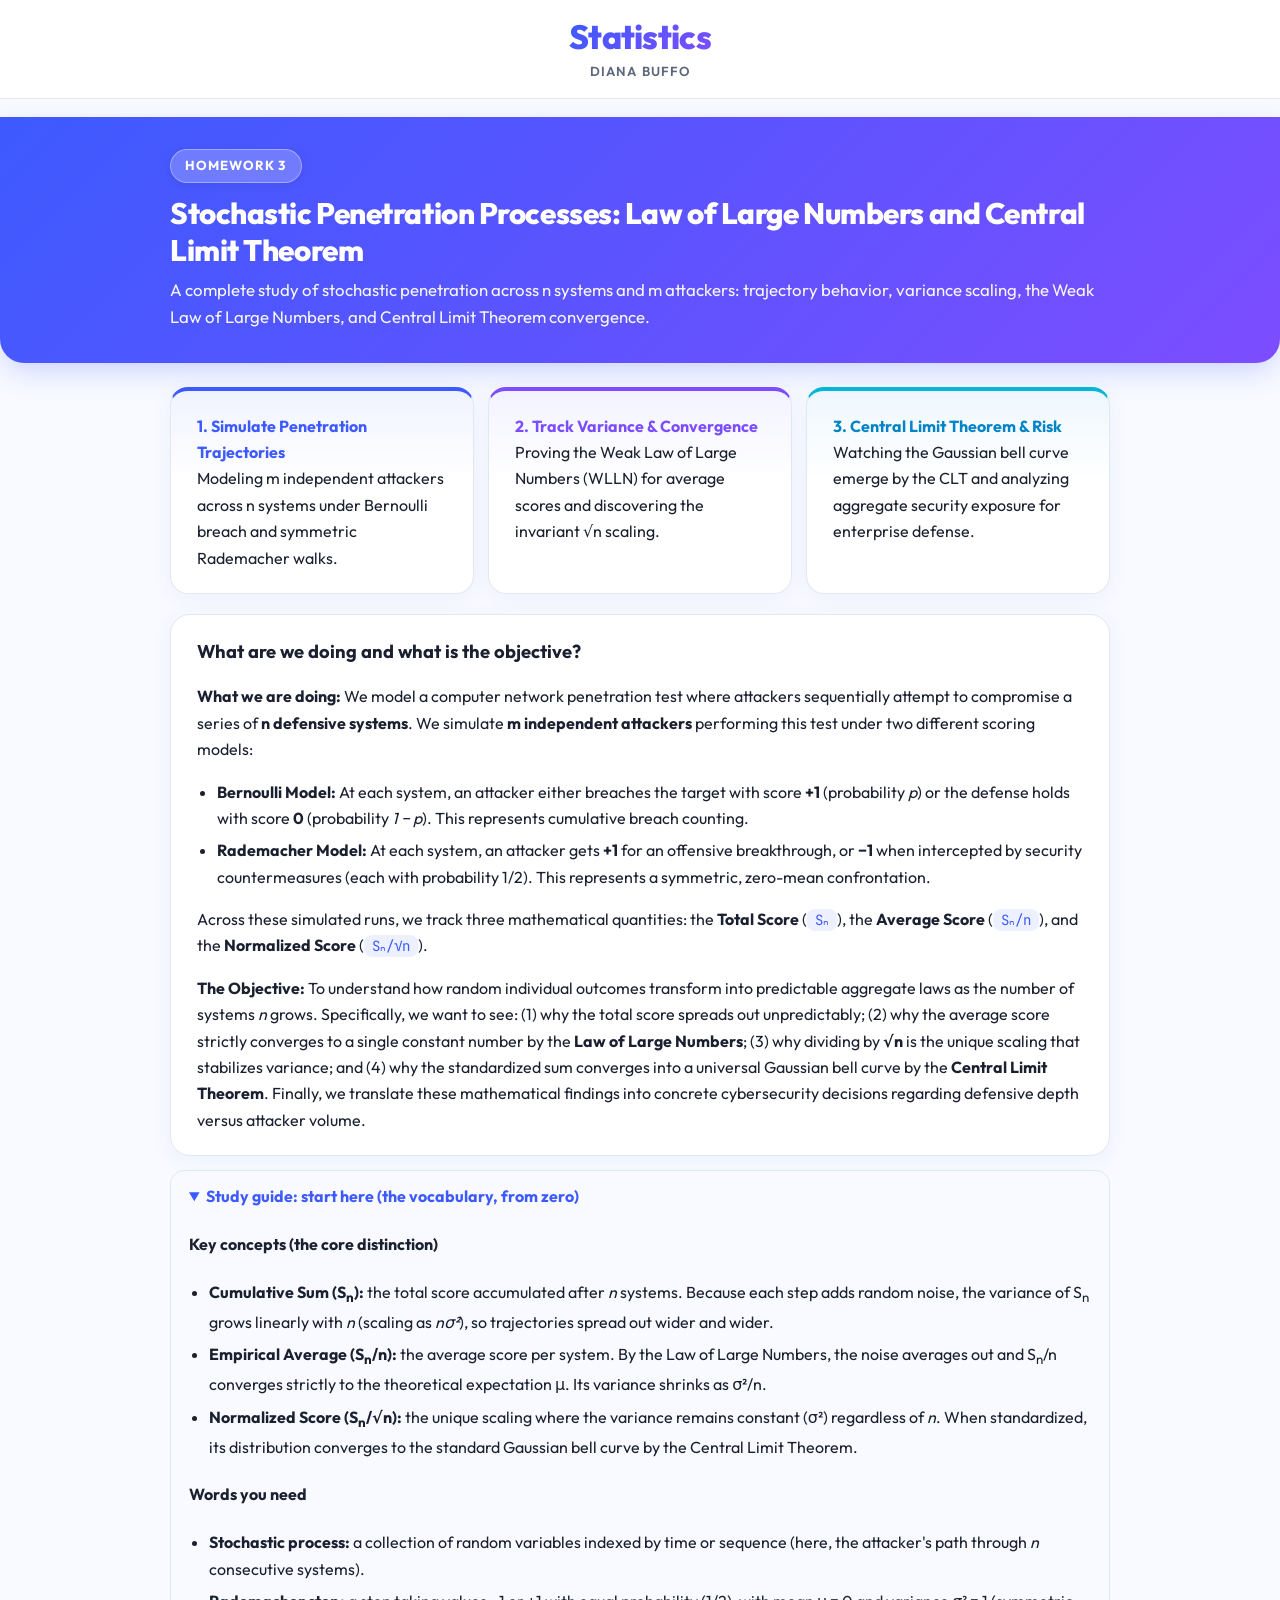
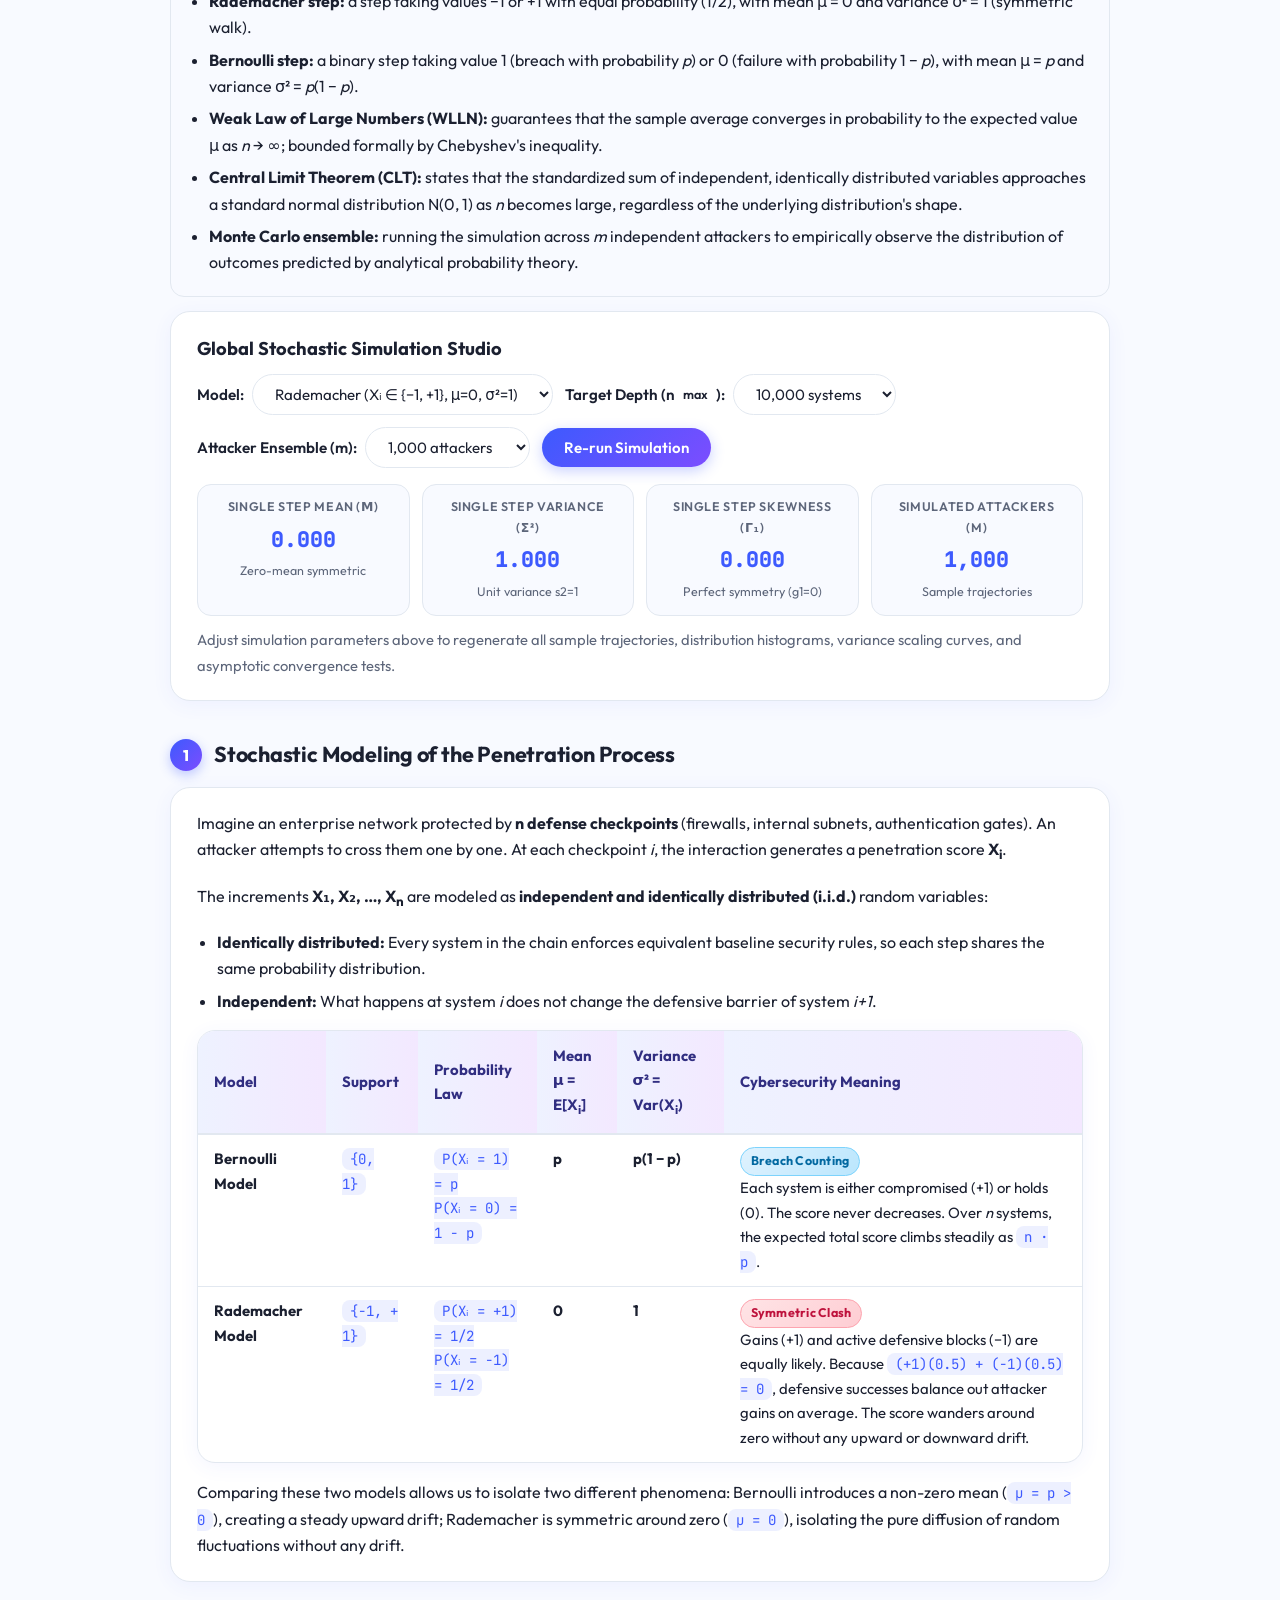
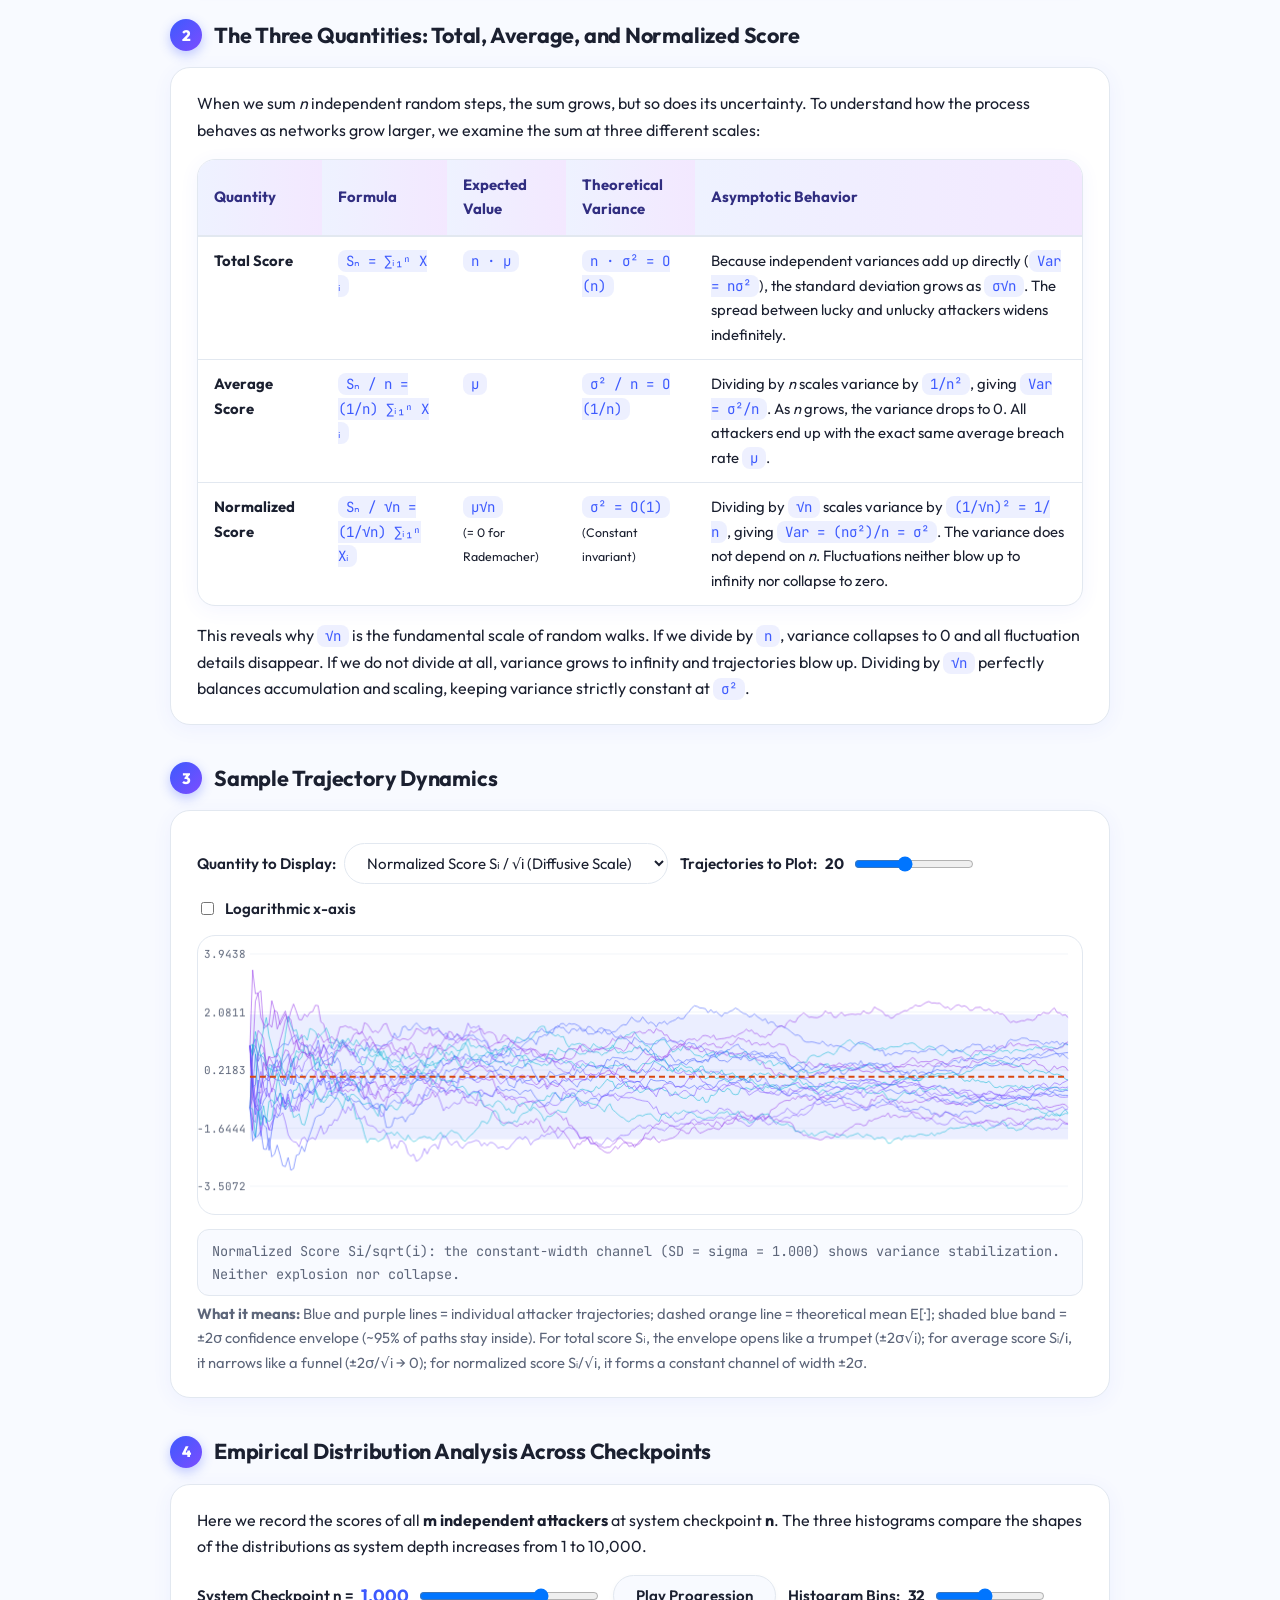
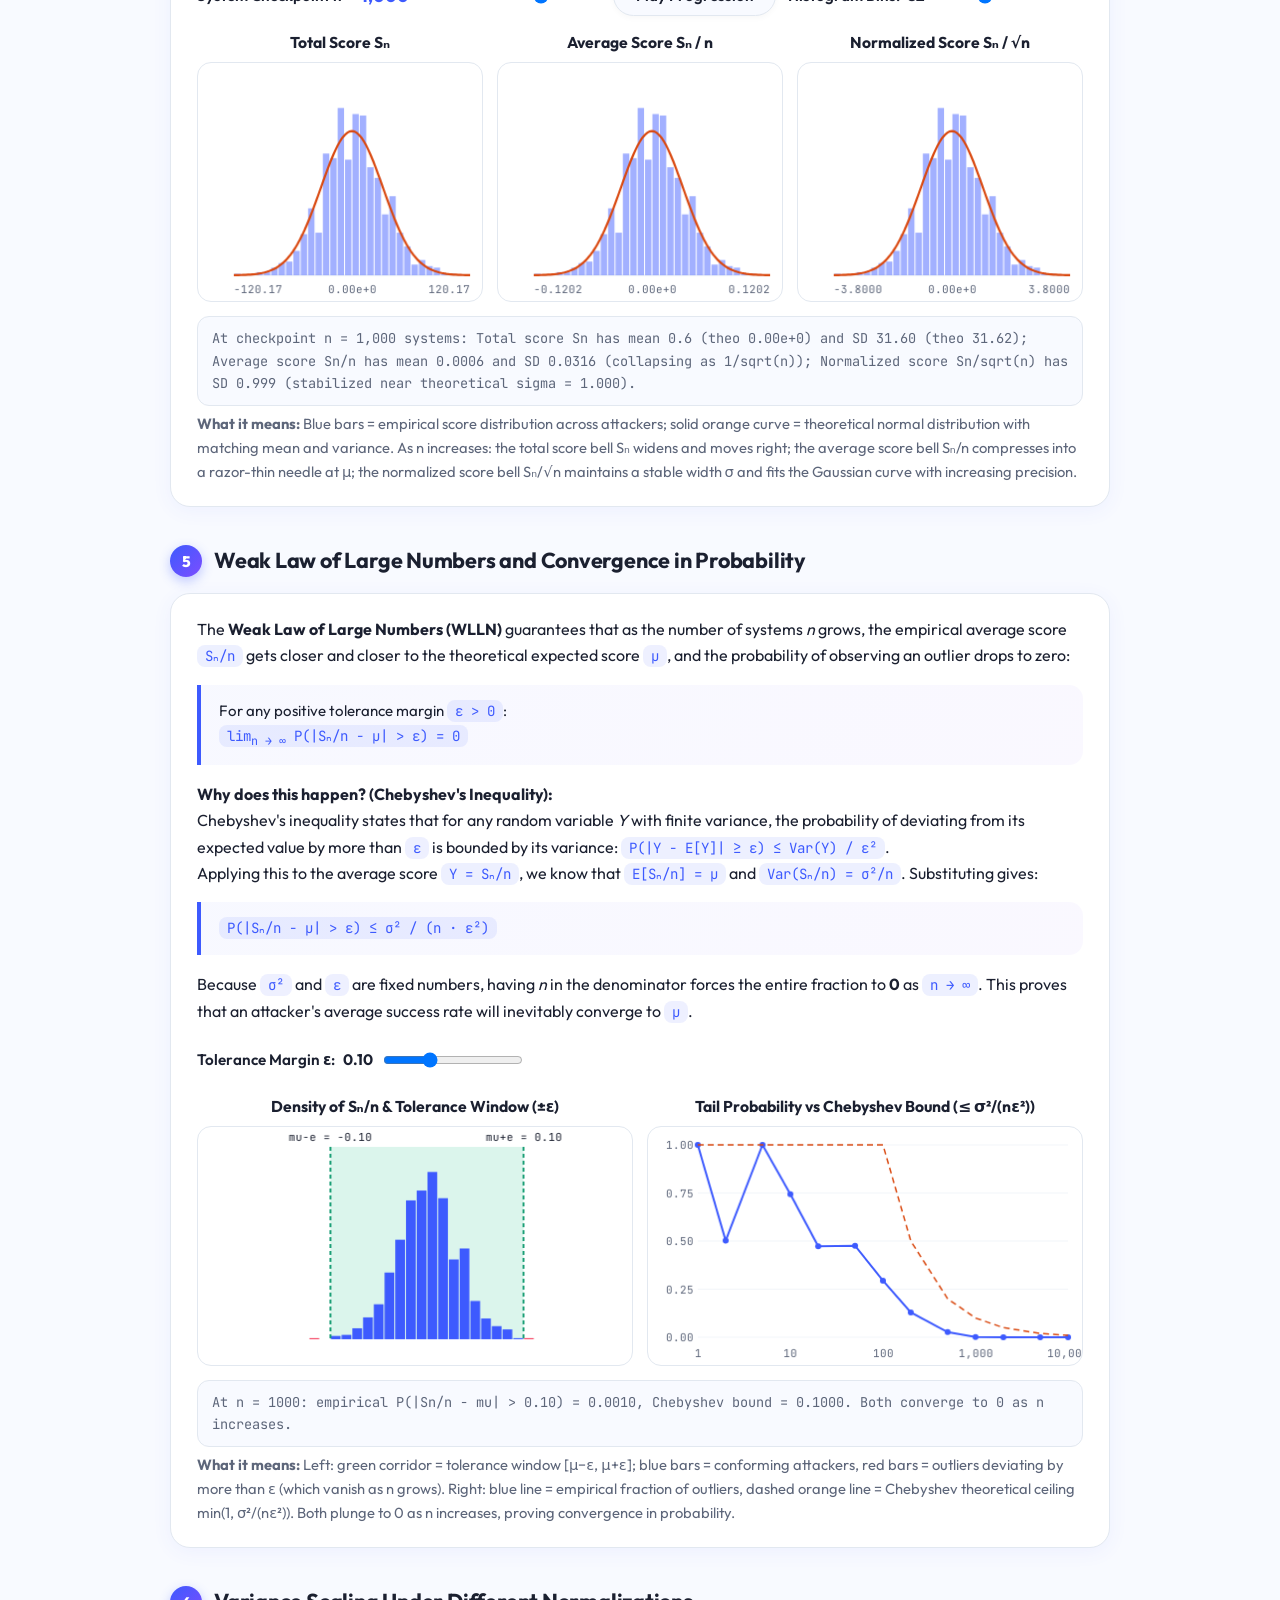
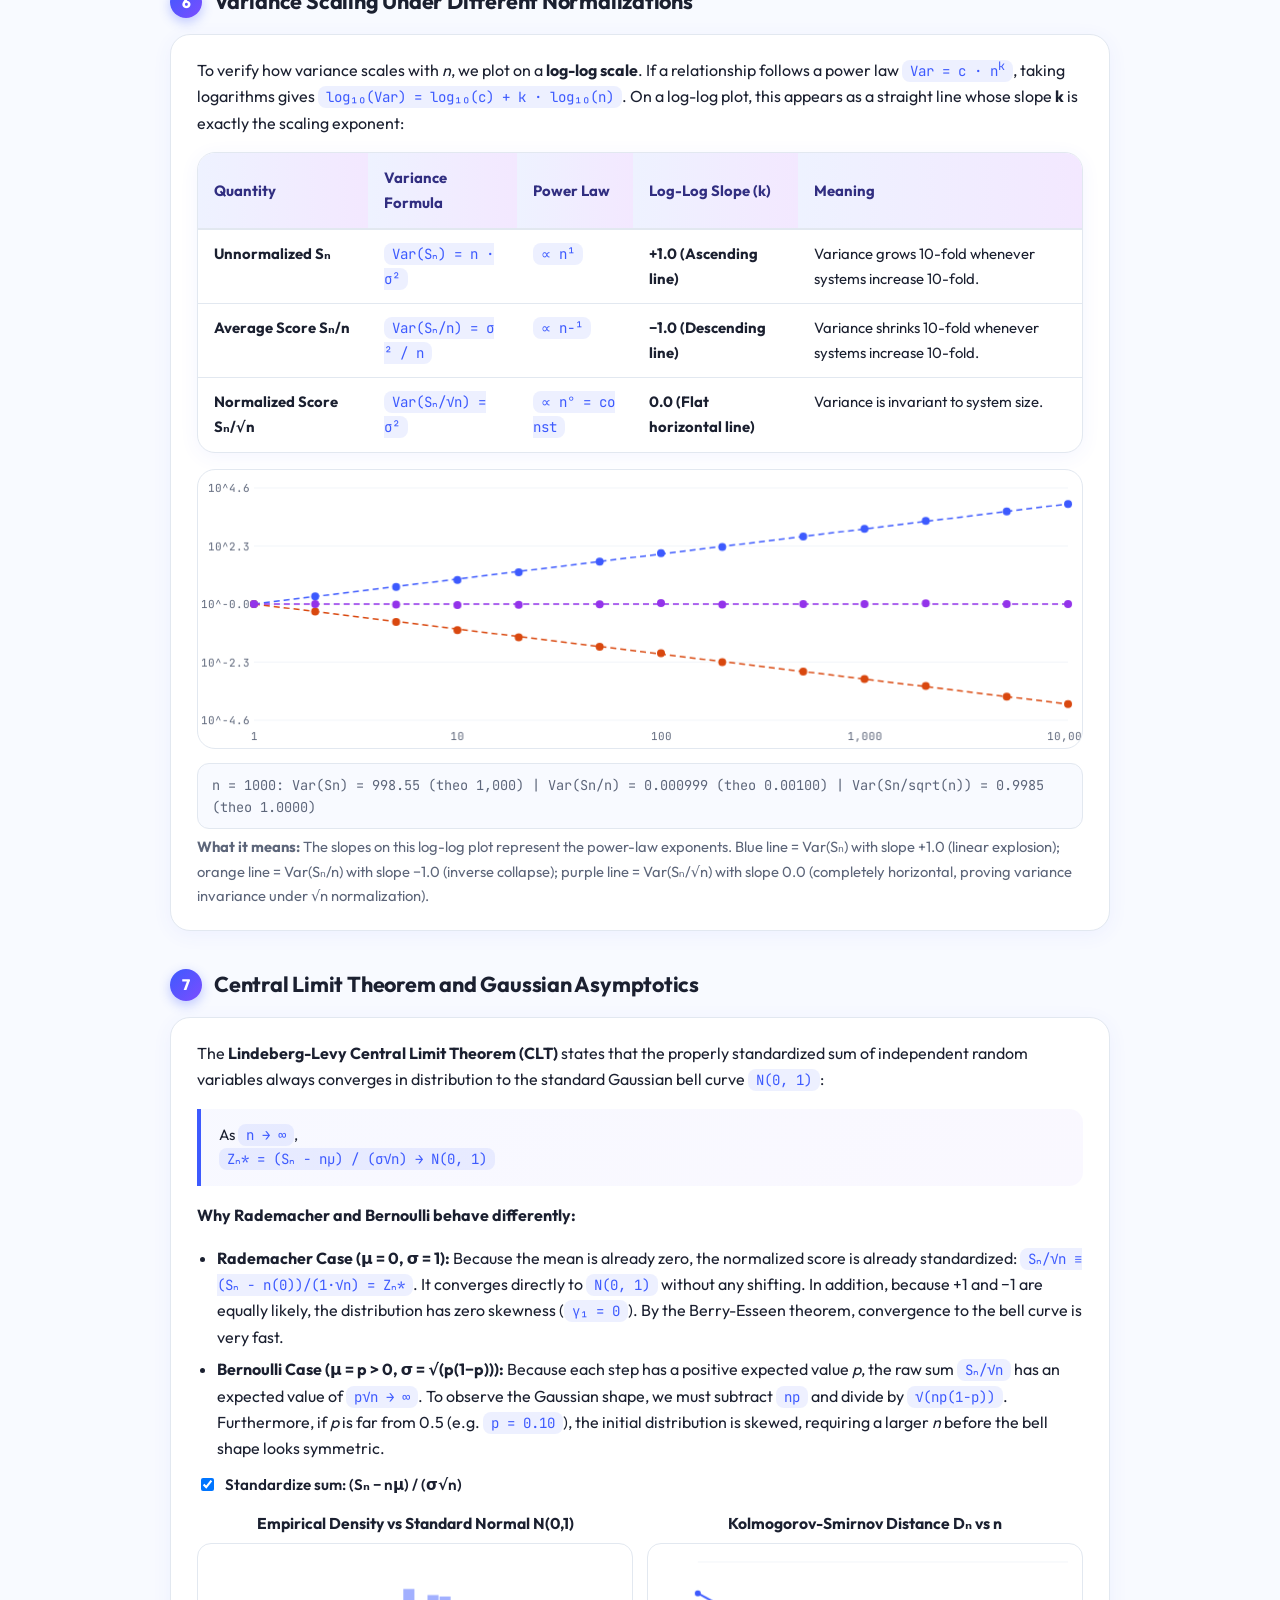
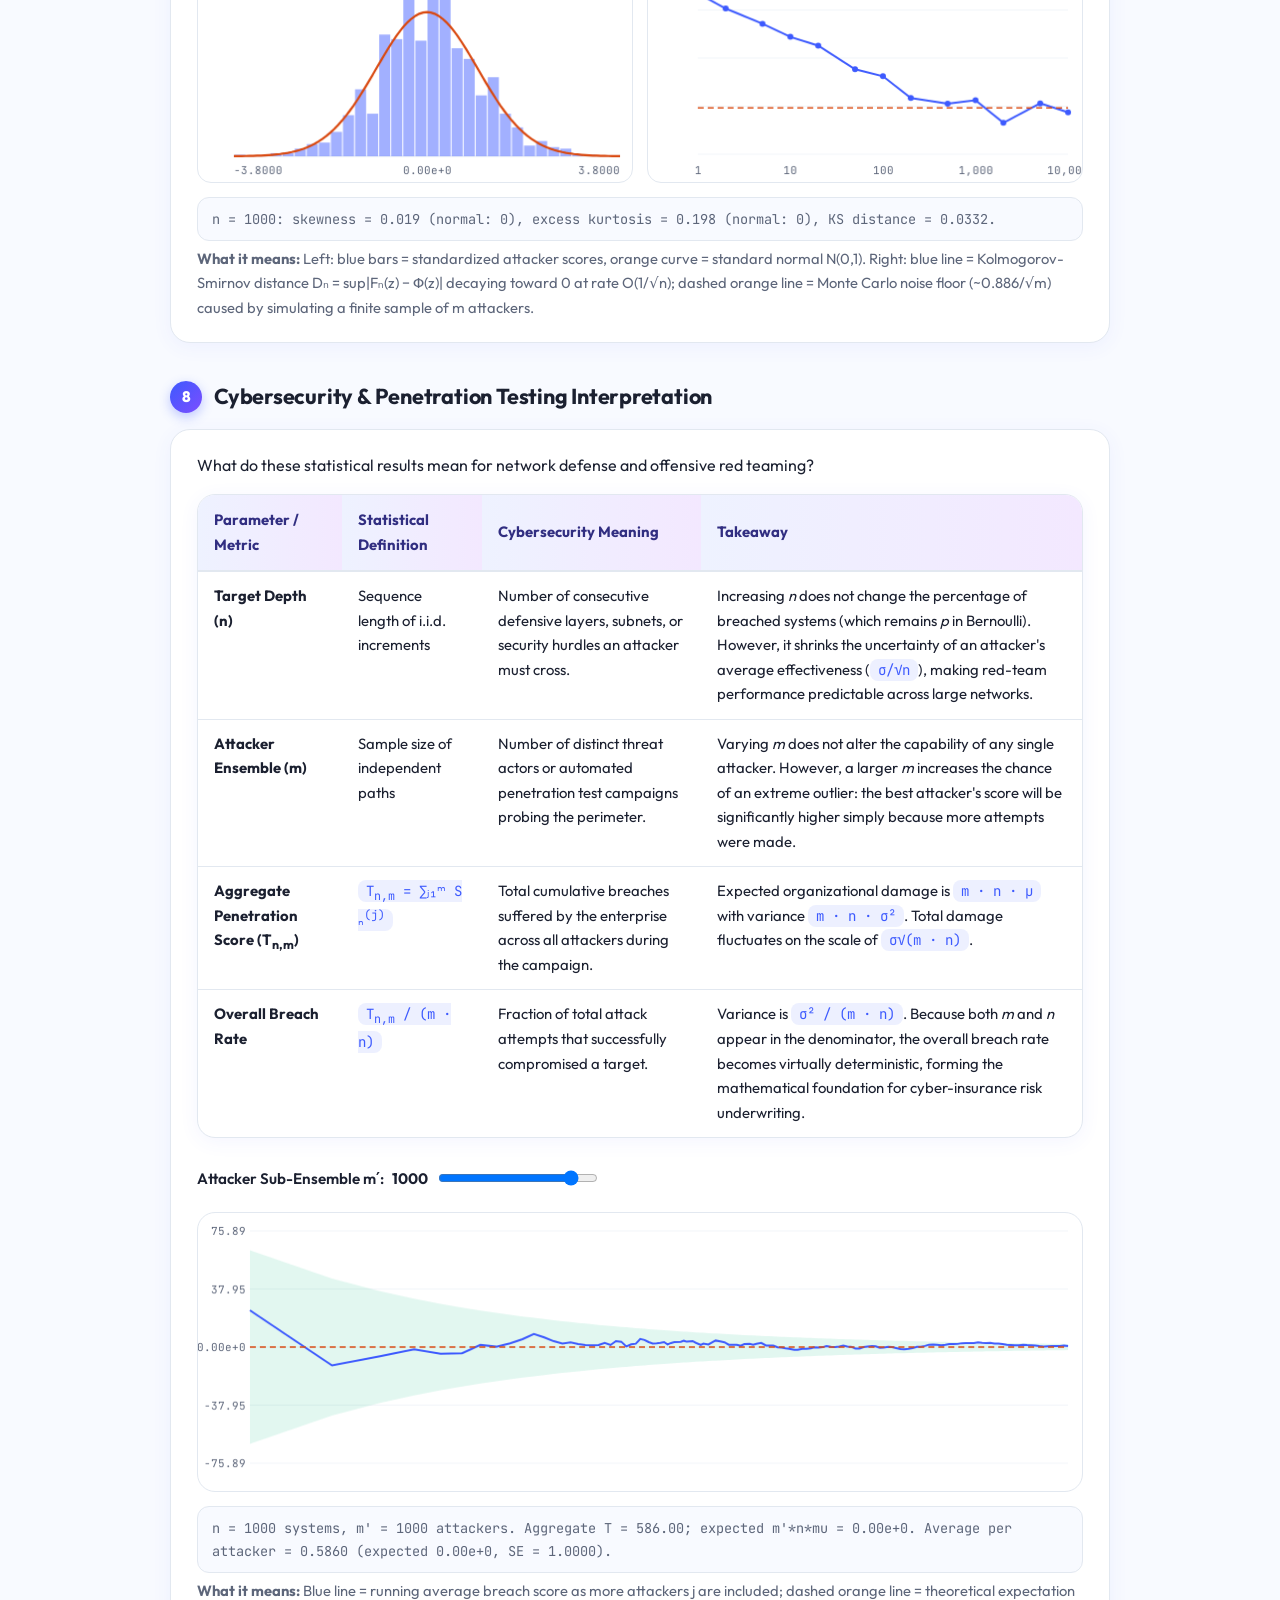
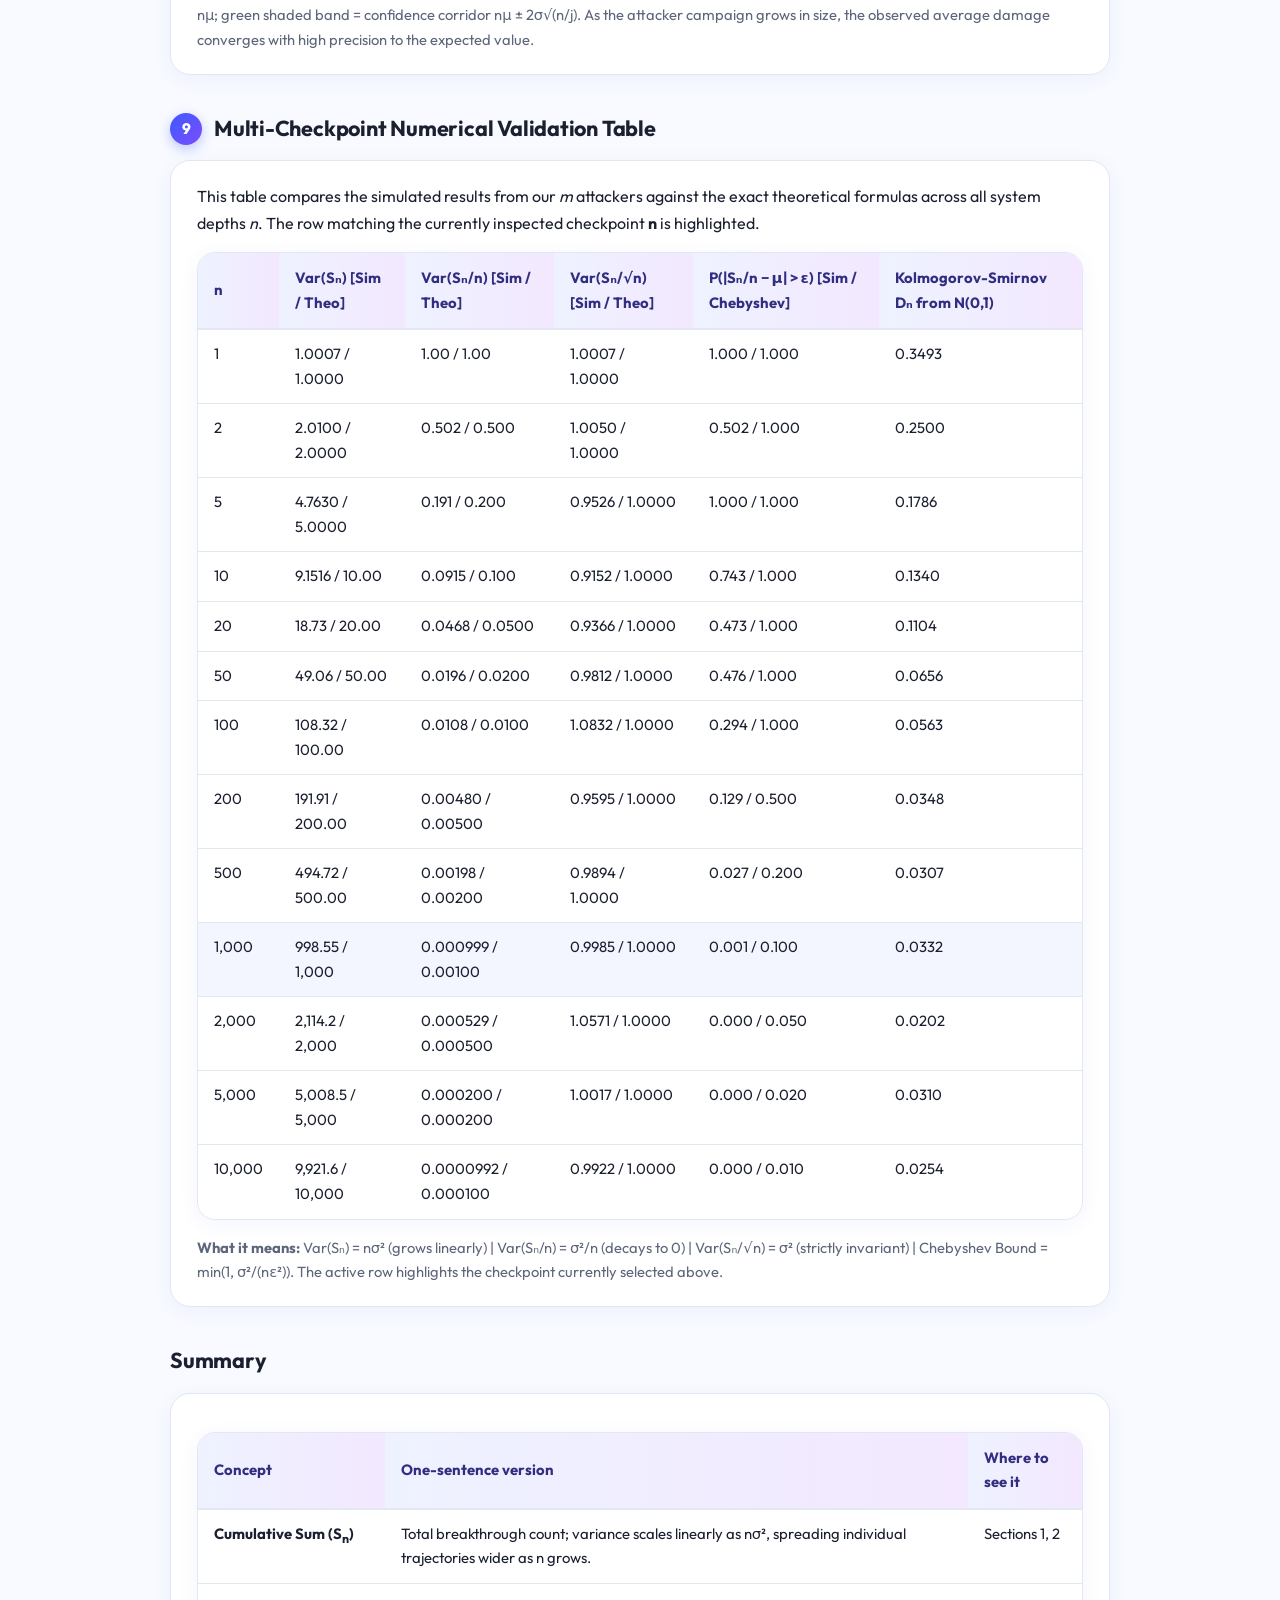
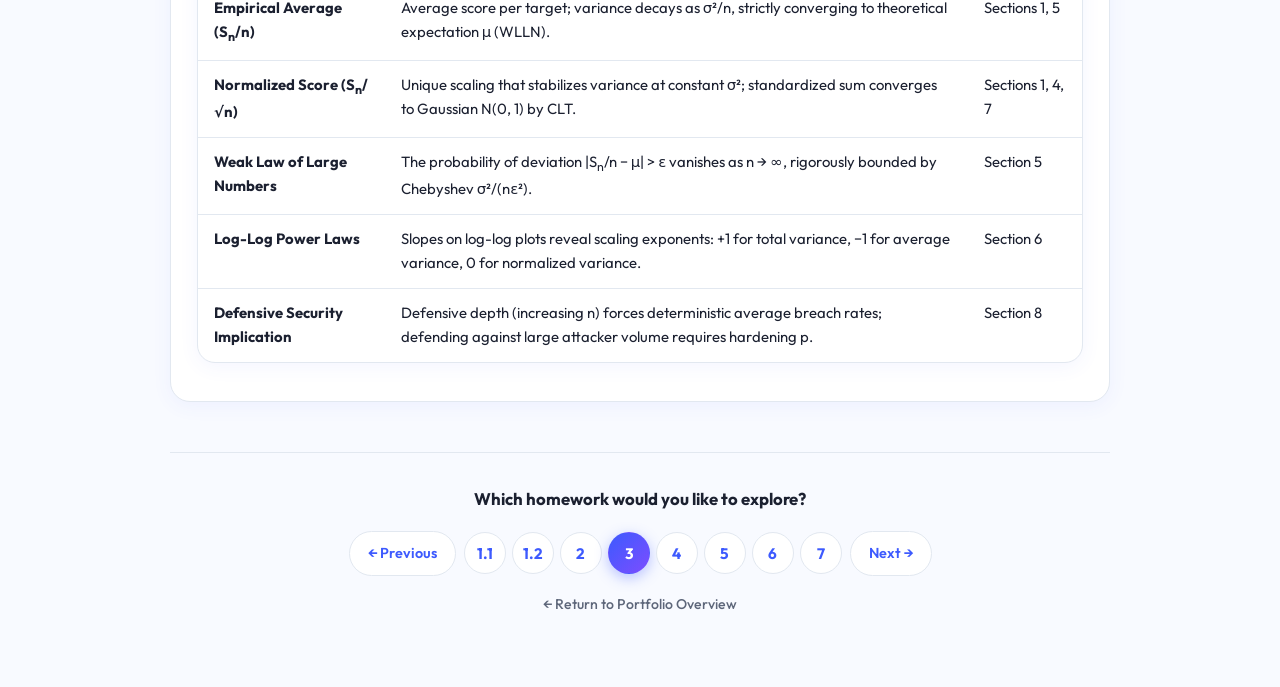
<file: homework3.html>
<!DOCTYPE html>
<html lang="en">

<head>
  <meta charset="utf-8">
  <meta name="viewport" content="width=device-width, initial-scale=1, viewport-fit=cover">
  <title>Homework 3 – Stochastic Penetration Process, LLN and CLT | Diana Buffo</title>
  <link rel="preconnect" href="https://fonts.googleapis.com">
  <link rel="preconnect" href="https://fonts.gstatic.com" crossorigin>
  <link
    href="https://fonts.googleapis.com/css2?family=Outfit:wght@400;500;600;700;800&family=JetBrains+Mono:wght@400;500;600&display=swap"
    rel="stylesheet">
  <link rel="stylesheet" href="css/homework3.css">
</head>

<body>

  <!-- NAVBAR CENTRATA -->
  <nav class="navbar">
    <a href="index.html" class="brand-centered" title="Back to Home">
      <span class="brand-title">Statistics</span>
      <span class="brand-subtitle">Diana Buffo</span>
    </a>
  </nav>

  <!-- HEADER -->
  <header>
    <div>
      <div class="hw-tag">Homework 3</div>
      <h1>Stochastic Penetration Processes: Law of Large Numbers and Central Limit Theorem</h1>
      <p>A complete study of stochastic penetration across n systems and m attackers: trajectory behavior, variance
        scaling, the Weak Law of Large Numbers, and Central Limit Theorem convergence.</p>
    </div>
  </header>

  <main>

    <!-- 3 STEP PREVIEW CARDS (FIRST ELEMENT IN MAIN) -->
    <div class="steps">
      <div class="card"><b>1. Simulate Penetration Trajectories</b><br>Modeling m independent attackers across n systems
        under Bernoulli breach and symmetric Rademacher walks.</div>
      <div class="card"><b>2. Track Variance &amp; Convergence</b><br>Proving the Weak Law of Large Numbers (WLLN) for
        average scores and discovering the invariant &radic;n scaling.</div>
      <div class="card"><b>3. Central Limit Theorem &amp; Risk</b><br>Watching the Gaussian bell curve emerge by the CLT
        and analyzing aggregate security exposure for enterprise defense.</div>
    </div>

    <!-- WHAT ARE WE DOING AND WHAT IS THE OBJECTIVE -->
    <div class="card">
      <h3 style="margin-top:0;">What are we doing and what is the objective?</h3>
      <p>
        <b>What we are doing:</b> We model a computer network penetration test where attackers sequentially attempt to
        compromise a series of <b>n defensive systems</b>. We simulate <b>m independent attackers</b> performing this
        test under two different scoring models:
      </p>
      <ul>
        <li><b>Bernoulli Model:</b> At each system, an attacker either breaches the target with score <b>+1</b>
          (probability <i>p</i>) or the defense holds with score <b>0</b> (probability <i>1 &minus; p</i>). This
          represents cumulative breach counting.</li>
        <li><b>Rademacher Model:</b> At each system, an attacker gets <b>+1</b> for an offensive breakthrough, or
          <b>&minus;1</b> when intercepted by security countermeasures (each with probability 1/2). This represents a
          symmetric, zero-mean confrontation.</li>
      </ul>
      <p>
        Across these simulated runs, we track three mathematical quantities: the <b>Total Score</b>
        (<code>S&#8345;</code>), the <b>Average Score</b> (<code>S&#8345;/n</code>), and the <b>Normalized Score</b>
        (<code>S&#8345;/&radic;n</code>).
      </p>
      <p style="margin-bottom:0;">
        <b>The Objective:</b> To understand how random individual outcomes transform into predictable aggregate laws as
        the number of systems <i>n</i> grows. Specifically, we want to see: (1) why the total score spreads out
        unpredictably; (2) why the average score strictly converges to a single constant number by the <b>Law of Large
          Numbers</b>; (3) why dividing by <b>&radic;n</b> is the unique scaling that stabilizes variance; and (4) why
        the standardized sum converges into a universal Gaussian bell curve by the <b>Central Limit Theorem</b>.
        Finally, we translate these mathematical findings into concrete cybersecurity decisions regarding defensive
        depth versus attacker volume.
      </p>
    </div>

    <!-- STUDY GUIDE: START HERE -->
    <details class="study" open>
      <summary>Study guide: start here (the vocabulary, from zero)</summary>
      <div class="study-body">
        <h4>Key concepts (the core distinction)</h4>
        <ul>
          <li><b>Cumulative Sum (S<sub>n</sub>):</b> the total score accumulated after <i>n</i> systems. Because each step adds random noise, the variance of S<sub>n</sub> grows linearly with <i>n</i> (scaling as <i>n&sigma;&sup2;</i>), so trajectories spread out wider and wider.</li>
          <li><b>Empirical Average (S<sub>n</sub>/n):</b> the average score per system. By the Law of Large Numbers, the noise averages out and S<sub>n</sub>/n converges strictly to the theoretical expectation &mu;. Its variance shrinks as &sigma;&sup2;/n.</li>
          <li><b>Normalized Score (S<sub>n</sub>/&radic;n):</b> the unique scaling where the variance remains constant (&sigma;&sup2;) regardless of <i>n</i>. When standardized, its distribution converges to the standard Gaussian bell curve by the Central Limit Theorem.</li>
        </ul>

        <h4>Words you need</h4>
        <ul>
          <li><b>Stochastic process:</b> a collection of random variables indexed by time or sequence (here, the attacker's path through <i>n</i> consecutive systems).</li>
          <li><b>Rademacher step:</b> a step taking values &minus;1 or +1 with equal probability (1/2), with mean &mu; = 0 and variance &sigma;&sup2; = 1 (symmetric walk).</li>
          <li><b>Bernoulli step:</b> a binary step taking value 1 (breach with probability <i>p</i>) or 0 (failure with probability 1 &minus; <i>p</i>), with mean &mu; = <i>p</i> and variance &sigma;&sup2; = <i>p</i>(1 &minus; <i>p</i>).</li>
          <li><b>Weak Law of Large Numbers (WLLN):</b> guarantees that the sample average converges in probability to the expected value &mu; as <i>n</i> &rarr; &infin;; bounded formally by Chebyshev's inequality.</li>
          <li><b>Central Limit Theorem (CLT):</b> states that the standardized sum of independent, identically distributed variables approaches a standard normal distribution N(0, 1) as <i>n</i> becomes large, regardless of the underlying distribution's shape.</li>
          <li><b>Monte Carlo ensemble:</b> running the simulation across <i>m</i> independent attackers to empirically observe the distribution of outcomes predicted by analytical probability theory.</li>
        </ul>
      </div>
    </details>

    <!-- GLOBAL SIMULATION CONTROLS -->
    <div class="card">
      <h3 style="margin-top:0;">Global Stochastic Simulation Studio</h3>
      <div class="row">
        <label>Model:
          <select id="simModel">
            <option value="r" selected>Rademacher (X&#7522; &isin; {&minus;1, +1}, &mu;=0, &sigma;&sup2;=1)</option>
            <option value="b">Bernoulli (X&#7522; &isin; {0, 1}, &mu;=p, &sigma;&sup2;=p(1&minus;p))</option>
          </select>
        </label>
        <label id="pWrapper" style="display:none;">Success Probability p: <b id="pDisplay">0.30</b>
          <input id="pParam" type="range" min="0.05" max="0.95" step="0.05" value="0.30" style="width:130px;">
        </label>
        <label>Target Depth (n<sub>max</sub>):
          <select id="nMax">
            <option value="500">500 systems</option>
            <option value="1000">1,000 systems</option>
            <option value="2500">2,500 systems</option>
            <option value="5000">5,000 systems</option>
            <option value="10000" selected>10,000 systems</option>
          </select>
        </label>
        <label>Attacker Ensemble (m):
          <select id="mEnsemble">
            <option value="500">500 attackers</option>
            <option value="1000" selected>1,000 attackers</option>
            <option value="2500">2,500 attackers</option>
            <option value="5000">5,000 attackers</option>
          </select>
        </label>
        <button id="btnRunSim">Re-run Simulation</button>
      </div>

      <div class="stat-pills">
        <div class="stat-pill">
          <span class="stat-pill-label">Single Step Mean (&mu;)</span>
          <span class="stat-pill-val" id="pillMu">0.000</span>
          <span class="stat-pill-sub" id="pillMuDesc">E[X&#7522;] (zero drift)</span>
        </div>
        <div class="stat-pill">
          <span class="stat-pill-label">Single Step Variance (&sigma;&sup2;)</span>
          <span class="stat-pill-val" id="pillVar">1.000</span>
          <span class="stat-pill-sub" id="pillVarDesc">Var(X&#7522;)</span>
        </div>
        <div class="stat-pill">
          <span class="stat-pill-label">Single Step Skewness (&gamma;&#8321;)</span>
          <span class="stat-pill-val" id="pillSkew">0.000</span>
          <span class="stat-pill-sub" id="pillSkewDesc">Symmetric distribution</span>
        </div>
        <div class="stat-pill">
          <span class="stat-pill-label">Simulated Attackers (m)</span>
          <span class="stat-pill-val" id="pillM">1,000</span>
          <span class="stat-pill-sub">Sample trajectories</span>
        </div>
      </div>
      <span class="mut">Adjust simulation parameters above to regenerate all sample trajectories, distribution
        histograms, variance scaling curves, and asymptotic convergence tests.</span>
    </div>

    <!-- SECTION 1: THE STOCHASTIC MODEL -->
    <h2><span class="n">1</span> Stochastic Modeling of the Penetration Process</h2>
    <div class="card">
      <p style="margin-top:0;">
        Imagine an enterprise network protected by <b>n defense checkpoints</b> (firewalls, internal subnets,
        authentication gates). An attacker attempts to cross them one by one. At each checkpoint <i>i</i>, the
        interaction generates a penetration score <b>X<sub>i</sub></b>.
      </p>
      <p>
        The increments <b>X&#8321;, X&#8322;, &hellip;, X<sub>n</sub></b> are modeled as <b>independent and identically
          distributed (i.i.d.)</b> random variables:
      </p>
      <ul>
        <li><b>Identically distributed:</b> Every system in the chain enforces equivalent baseline security rules, so
          each step shares the same probability distribution.</li>
        <li><b>Independent:</b> What happens at system <i>i</i> does not change the defensive barrier of system
          <i>i+1</i>.</li>
      </ul>

      <div class="wrap">
        <table>
          <thead>
            <tr>
              <th>Model</th>
              <th>Support</th>
              <th>Probability Law</th>
              <th>Mean &mu; = E[X<sub>i</sub>]</th>
              <th>Variance &sigma;&sup2; = Var(X<sub>i</sub>)</th>
              <th>Cybersecurity Meaning</th>
            </tr>
          </thead>
          <tbody>
            <tr>
              <td><b>Bernoulli Model</b></td>
              <td><code>{0, 1}</code></td>
              <td><code>P(X&#7522; = 1) = p<br>P(X&#7522; = 0) = 1 &minus; p</code></td>
              <td><b>p</b></td>
              <td><b>p(1 &minus; p)</b></td>
              <td>
                <span class="table-badge badge-sky">Breach Counting</span><br>
                Each system is either compromised (+1) or holds (0). The score never decreases. Over <i>n</i> systems,
                the expected total score climbs steadily as <code>n &middot; p</code>.
              </td>
            </tr>
            <tr>
              <td><b>Rademacher Model</b></td>
              <td><code>{&minus;1, +1}</code></td>
              <td><code>P(X&#7522; = +1) = 1/2<br>P(X&#7522; = &minus;1) = 1/2</code></td>
              <td><b>0</b></td>
              <td><b>1</b></td>
              <td>
                <span class="table-badge badge-rose">Symmetric Clash</span><br>
                Gains (+1) and active defensive blocks (&minus;1) are equally likely. Because
                <code>(+1)(0.5) + (&minus;1)(0.5) = 0</code>, defensive successes balance out attacker gains on average.
                The score wanders around zero without any upward or downward drift.
              </td>
            </tr>
          </tbody>
        </table>
      </div>

      <p style="margin-bottom:0;">
        Comparing these two models allows us to isolate two different phenomena: Bernoulli introduces a non-zero mean
        (<code>&mu; = p &gt; 0</code>), creating a steady upward drift; Rademacher is symmetric around zero
        (<code>&mu; = 0</code>), isolating the pure diffusion of random fluctuations without any drift.
      </p>
    </div>

    <!-- SECTION 2: THE THREE QUANTITIES -->
    <h2><span class="n">2</span> The Three Quantities: Total, Average, and Normalized Score</h2>
    <div class="card">
      <p style="margin-top:0;">
        When we sum <i>n</i> independent random steps, the sum grows, but so does its uncertainty. To understand how the
        process behaves as networks grow larger, we examine the sum at three different scales:
      </p>

      <div class="wrap">
        <table>
          <thead>
            <tr>
              <th>Quantity</th>
              <th>Formula</th>
              <th>Expected Value</th>
              <th>Theoretical Variance</th>
              <th>Asymptotic Behavior</th>
            </tr>
          </thead>
          <tbody>
            <tr>
              <td><b>Total Score</b></td>
              <td><code>S&#8345; = &sum;&#7522;&#8321;&#8319; X&#7522;</code></td>
              <td><code>n &middot; &mu;</code></td>
              <td><code>n &middot; &sigma;&sup2; = O(n)</code></td>
              <td>
                Because independent variances add up directly (<code>Var = n&sigma;&sup2;</code>), the standard
                deviation grows as <code>&sigma;&radic;n</code>. The spread between lucky and unlucky attackers widens
                indefinitely.
              </td>
            </tr>
            <tr>
              <td><b>Average Score</b></td>
              <td><code>S&#8345; / n = (1/n) &sum;&#7522;&#8321;&#8319; X&#7522;</code></td>
              <td><code>&mu;</code></td>
              <td><code>&sigma;&sup2; / n = O(1/n)</code></td>
              <td>
                Dividing by <i>n</i> scales variance by <code>1/n&sup2;</code>, giving
                <code>Var = &sigma;&sup2;/n</code>. As <i>n</i> grows, the variance drops to 0. All attackers end up
                with the exact same average breach rate <code>&mu;</code>.
              </td>
            </tr>
            <tr>
              <td><b>Normalized Score</b></td>
              <td><code>S&#8345; / &radic;n = (1/&radic;n) &sum;&#7522;&#8321;&#8319; X&#7522;</code></td>
              <td><code>&mu;&radic;n</code><br><small>(= 0 for Rademacher)</small></td>
              <td><code>&sigma;&sup2; = O(1)</code><br><small>(Constant invariant)</small></td>
              <td>
                Dividing by <code>&radic;n</code> scales variance by <code>(1/&radic;n)&sup2; = 1/n</code>, giving
                <code>Var = (n&sigma;&sup2;)/n = &sigma;&sup2;</code>. The variance does not depend on <i>n</i>.
                Fluctuations neither blow up to infinity nor collapse to zero.
              </td>
            </tr>
          </tbody>
        </table>
      </div>

      <p style="margin-bottom:0;">
        This reveals why <code>&radic;n</code> is the fundamental scale of random walks. If we divide by <code>n</code>,
        variance collapses to 0 and all fluctuation details disappear. If we do not divide at all, variance grows to
        infinity and trajectories blow up. Dividing by <code>&radic;n</code> perfectly balances accumulation and
        scaling, keeping variance strictly constant at <code>&sigma;&sup2;</code>.
      </p>
    </div>

    <!-- SECTION 3: SAMPLE TRAJECTORY DYNAMICS -->
    <h2><span class="n">3</span> Sample Trajectory Dynamics</h2>
    <div class="card">
      <div class="row">
        <label>Quantity to Display:
          <select id="trajMetric">
            <option value="tot">Total Score S&#7522; (Cumulative)</option>
            <option value="avg">Average Score S&#7522; / i (Empirical Mean)</option>
            <option value="norm" selected>Normalized Score S&#7522; / &radic;i (Diffusive Scale)</option>
          </select>
        </label>
        <label>Trajectories to Plot: <b id="trajKDisplay">20</b>
          <input id="trajK" type="range" min="3" max="50" value="20" style="width:120px;">
        </label>
        <label>
          <input id="trajLogX" type="checkbox"> Logarithmic x-axis
        </label>
      </div>

      <div class="canvas-container">
        <canvas id="canvasTraj"></canvas>
      </div>
      <div class="live-readout" id="trajReadout">
        Rendering trajectory dynamics...
      </div>
      <p class="mut" style="margin:6px 0 0;">
        <b>What it means:</b> Blue and purple lines = individual attacker trajectories; dashed orange line = theoretical
        mean E[&middot;]; shaded blue band = &plusmn;2&sigma; confidence envelope (~95% of paths stay inside). For total
        score S&#7522;, the envelope opens like a trumpet (&plusmn;2&sigma;&radic;i); for average score S&#7522;/i, it
        narrows like a funnel (&plusmn;2&sigma;/&radic;i &rarr; 0); for normalized score S&#7522;/&radic;i, it forms a
        constant channel of width &plusmn;2&sigma;.
      </p>
    </div>

    <!-- SECTION 4: DISTRIBUTION HISTOGRAMS -->
    <h2><span class="n">4</span> Empirical Distribution Analysis Across Checkpoints</h2>
    <div class="card">
      <p style="margin-top:0;">
        Here we record the scores of all <b>m independent attackers</b> at system checkpoint <b>n</b>. The three
        histograms compare the shapes of the distributions as system depth increases from 1 to 10,000.
      </p>

      <div class="row">
        <label>System Checkpoint n = <b id="nCheckDisplay" style="color:var(--ac); font-size:1.1rem;">1000</b>
          <input id="nCheckSlider" type="range" min="0" max="12" value="9" style="width:180px;">
        </label>
        <button id="btnPlayN" class="sec">Play Progression</button>
        <label>Histogram Bins: <b id="binsDisplay">32</b>
          <input id="binsSlider" type="range" min="12" max="60" value="32" style="width:110px;">
        </label>
      </div>

      <div class="canvas-grid-3">
        <div>
          <h3 style="margin:0 0 6px; font-size:0.98rem; text-align:center;">Total Score S&#8345;</h3>
          <canvas id="canvasHistTot"></canvas>
        </div>
        <div>
          <h3 style="margin:0 0 6px; font-size:0.98rem; text-align:center;">Average Score S&#8345; / n</h3>
          <canvas id="canvasHistAvg"></canvas>
        </div>
        <div>
          <h3 style="margin:0 0 6px; font-size:0.98rem; text-align:center;">Normalized Score S&#8345; / &radic;n</h3>
          <canvas id="canvasHistNorm"></canvas>
        </div>
      </div>

      <div class="live-readout" id="histReadout">
        Analyzing empirical distributions...
      </div>
      <p class="mut" style="margin:6px 0 0;">
        <b>What it means:</b> Blue bars = empirical score distribution across attackers; solid orange curve =
        theoretical normal distribution with matching mean and variance. As n increases: the total score bell S&#8345;
        widens and moves right; the average score bell S&#8345;/n compresses into a razor-thin needle at &mu;; the
        normalized score bell S&#8345;/&radic;n maintains a stable width &sigma; and fits the Gaussian curve with
        increasing precision.
      </p>
    </div>

    <!-- SECTION 5: LAW OF LARGE NUMBERS (LLN) -->
    <h2><span class="n">5</span> Weak Law of Large Numbers and Convergence in Probability</h2>
    <div class="card">
      <p style="margin-top:0;">
        The <b>Weak Law of Large Numbers (WLLN)</b> guarantees that as the number of systems <i>n</i> grows, the
        empirical average score <code>S&#8345;/n</code> gets closer and closer to the theoretical expected score
        <code>&mu;</code>, and the probability of observing an outlier drops to zero:
      </p>
      <div class="callout-academic">
        For any positive tolerance margin <code>&epsilon; &gt; 0</code>:
        <br>
        <code>lim<sub>n &rarr; &infin;</sub> P(|S&#8345;/n &minus; &mu;| &gt; &epsilon;) = 0</code>
      </div>

      <p>
        <b>Why does this happen? (Chebyshev's Inequality):</b>
        <br>
        Chebyshev's inequality states that for any random variable <i>Y</i> with finite variance, the probability of
        deviating from its expected value by more than <code>&epsilon;</code> is bounded by its variance:
        <code>P(|Y &minus; E[Y]| &ge; &epsilon;) &le; Var(Y) / &epsilon;&sup2;</code>.
        <br>
        Applying this to the average score <code>Y = S&#8345;/n</code>, we know that <code>E[S&#8345;/n] = &mu;</code>
        and <code>Var(S&#8345;/n) = &sigma;&sup2;/n</code>. Substituting gives:
      </p>
      <div class="callout-academic">
        <code>P(|S&#8345;/n &minus; &mu;| &gt; &epsilon;) &le; &sigma;&sup2; / (n &middot; &epsilon;&sup2;)</code>
      </div>
      <p>
        Because <code>&sigma;&sup2;</code> and <code>&epsilon;</code> are fixed numbers, having <i>n</i> in the
        denominator forces the entire fraction to <b>0</b> as <code>n &rarr; &infin;</code>. This proves that an
        attacker's average success rate will inevitably converge to <code>&mu;</code>.
      </p>

      <div class="row">
        <label>Tolerance Margin &epsilon;: <b id="epsDisplay">0.10</b>
          <input id="epsSlider" type="range" min="0.01" max="0.40" step="0.01" value="0.10" style="width:140px;">
        </label>
      </div>

      <div class="canvas-grid-2">
        <div>
          <h3 style="margin:0 0 6px; font-size:0.98rem; text-align:center;">Density of S&#8345;/n &amp; Tolerance Window
            (&plusmn;&epsilon;)</h3>
          <canvas id="canvasLlnHist"></canvas>
        </div>
        <div>
          <h3 style="margin:0 0 6px; font-size:0.98rem; text-align:center;">Tail Probability vs Chebyshev Bound (&le;
            &sigma;&sup2;/(n&epsilon;&sup2;))</h3>
          <canvas id="canvasLlnCurve"></canvas>
        </div>
      </div>

      <div class="live-readout" id="llnReadout">
        Computing LLN convergence rates...
      </div>
      <p class="mut" style="margin:6px 0 0;">
        <b>What it means:</b> Left: green corridor = tolerance window [&mu;&minus;&epsilon;, &mu;+&epsilon;]; blue bars
        = conforming attackers, red bars = outliers deviating by more than &epsilon; (which vanish as n grows). Right:
        blue line = empirical fraction of outliers, dashed orange line = Chebyshev theoretical ceiling min(1,
        &sigma;&sup2;/(n&epsilon;&sup2;)). Both plunge to 0 as n increases, proving convergence in probability.
      </p>
    </div>

    <!-- SECTION 6: VARIANCE SCALING -->
    <h2><span class="n">6</span> Variance Scaling Under Different Normalizations</h2>
    <div class="card">
      <p style="margin-top:0;">
        To verify how variance scales with <i>n</i>, we plot on a <b>log-log scale</b>. If a relationship follows a
        power law <code>Var = c &middot; n<sup>k</sup></code>, taking logarithms gives
        <code>log&#8321;&#8320;(Var) = log&#8321;&#8320;(c) + k &middot; log&#8321;&#8320;(n)</code>. On a log-log plot,
        this appears as a straight line whose slope <b>k</b> is exactly the scaling exponent:
      </p>

      <div class="wrap">
        <table>
          <thead>
            <tr>
              <th>Quantity</th>
              <th>Variance Formula</th>
              <th>Power Law</th>
              <th>Log-Log Slope (k)</th>
              <th>Meaning</th>
            </tr>
          </thead>
          <tbody>
            <tr>
              <td><b>Unnormalized S&#8345;</b></td>
              <td><code>Var(S&#8345;) = n &middot; &sigma;&sup2;</code></td>
              <td><code>&prop; n&sup1;</code></td>
              <td><b>+1.0 (Ascending line)</b></td>
              <td>Variance grows 10-fold whenever systems increase 10-fold.</td>
            </tr>
            <tr>
              <td><b>Average Score S&#8345;/n</b></td>
              <td><code>Var(S&#8345;/n) = &sigma;&sup2; / n</code></td>
              <td><code>&prop; n&minus;&sup1;</code></td>
              <td><b>&minus;1.0 (Descending line)</b></td>
              <td>Variance shrinks 10-fold whenever systems increase 10-fold.</td>
            </tr>
            <tr>
              <td><b>Normalized Score S&#8345;/&radic;n</b></td>
              <td><code>Var(S&#8345;/&radic;n) = &sigma;&sup2;</code></td>
              <td><code>&prop; n&deg; = const</code></td>
              <td><b>0.0 (Flat horizontal line)</b></td>
              <td>Variance is invariant to system size.</td>
            </tr>
          </tbody>
        </table>
      </div>

      <div class="canvas-container">
        <canvas id="canvasVarLogLog"></canvas>
      </div>
      <div class="live-readout" id="varReadout">
        Analyzing variance log-log slopes...
      </div>
      <p class="mut" style="margin:6px 0 0;">
        <b>What it means:</b> The slopes on this log-log plot represent the power-law exponents. Blue line =
        Var(S&#8345;) with slope +1.0 (linear explosion); orange line = Var(S&#8345;/n) with slope &minus;1.0 (inverse
        collapse); purple line = Var(S&#8345;/&radic;n) with slope 0.0 (completely horizontal, proving variance
        invariance under &radic;n normalization).
      </p>
    </div>

    <!-- SECTION 7: CENTRAL LIMIT THEOREM (CLT) -->
    <h2><span class="n">7</span> Central Limit Theorem and Gaussian Asymptotics</h2>
    <div class="card">
      <p style="margin-top:0;">
        The <b>Lindeberg-Levy Central Limit Theorem (CLT)</b> states that the properly standardized sum of independent
        random variables always converges in distribution to the standard Gaussian bell curve <code>N(0, 1)</code>:
      </p>
      <div class="callout-academic">
        As <code>n &rarr; &infin;</code>,
        <br>
        <code>Z&#8345;* = (S&#8345; &minus; n&mu;) / (&sigma;&radic;n) &rarr; N(0, 1)</code>
      </div>

      <p>
        <b>Why Rademacher and Bernoulli behave differently:</b>
      </p>
      <ul>
        <li>
          <b>Rademacher Case (&mu; = 0, &sigma; = 1):</b> Because the mean is already zero, the normalized score is
          already standardized:
          <code>S&#8345;/&radic;n &equiv; (S&#8345; &minus; n(0))/(1&middot;&radic;n) = Z&#8345;*</code>. It converges
          directly to <code>N(0, 1)</code> without any shifting. In addition, because +1 and &minus;1 are equally
          likely, the distribution has zero skewness (<code>&gamma;&#8321; = 0</code>). By the Berry-Esseen theorem,
          convergence to the bell curve is very fast.
        </li>
        <li>
          <b>Bernoulli Case (&mu; = p &gt; 0, &sigma; = &radic;(p(1&minus;p))):</b> Because each step has a positive
          expected value <i>p</i>, the raw sum <code>S&#8345;/&radic;n</code> has an expected value of
          <code>p&radic;n &rarr; &infin;</code>. To observe the Gaussian shape, we must subtract <code>np</code> and
          divide by <code>&radic;(np(1&minus;p))</code>. Furthermore, if <i>p</i> is far from 0.5 (e.g.
          <code>p = 0.10</code>), the initial distribution is skewed, requiring a larger <i>n</i> before the bell shape
          looks symmetric.
        </li>
      </ul>

      <div class="row">
        <label>
          <input id="chkStandardize" type="checkbox" checked> Standardize sum: (S&#8345; &minus; n&mu;) /
          (&sigma;&radic;n)
        </label>
      </div>

      <div class="canvas-grid-2">
        <div>
          <h3 style="margin:0 0 6px; font-size:0.98rem; text-align:center;">Empirical Density vs Standard Normal N(0,1)
          </h3>
          <canvas id="canvasCltHist"></canvas>
        </div>
        <div>
          <h3 style="margin:0 0 6px; font-size:0.98rem; text-align:center;">Kolmogorov-Smirnov Distance D&#8345; vs n
          </h3>
          <canvas id="canvasCltKs"></canvas>
        </div>
      </div>

      <div class="live-readout" id="cltReadout">
        Evaluating CLT convergence metrics...
      </div>
      <p class="mut" style="margin:6px 0 0;">
        <b>What it means:</b> Left: blue bars = standardized attacker scores, orange curve = standard normal N(0,1).
        Right: blue line = Kolmogorov-Smirnov distance D&#8345; = sup|F&#8345;(z) &minus; &Phi;(z)| decaying toward 0 at
        rate O(1/&radic;n); dashed orange line = Monte Carlo noise floor (~0.886/&radic;m) caused by simulating a finite
        sample of m attackers.
      </p>
    </div>

    <!-- SECTION 8: CYBERSECURITY INTERPRETATION -->
    <h2><span class="n">8</span> Cybersecurity &amp; Penetration Testing Interpretation</h2>
    <div class="card">
      <p style="margin-top:0;">
        What do these statistical results mean for network defense and offensive red teaming?
      </p>

      <div class="wrap">
        <table>
          <thead>
            <tr>
              <th>Parameter / Metric</th>
              <th>Statistical Definition</th>
              <th>Cybersecurity Meaning</th>
              <th>Takeaway</th>
            </tr>
          </thead>
          <tbody>
            <tr>
              <td><b>Target Depth (n)</b></td>
              <td>Sequence length of i.i.d. increments</td>
              <td>Number of consecutive defensive layers, subnets, or security hurdles an attacker must cross.</td>
              <td>
                Increasing <i>n</i> does not change the percentage of breached systems (which remains <i>p</i> in
                Bernoulli). However, it shrinks the uncertainty of an attacker's average effectiveness
                (<code>&sigma;/&radic;n</code>), making red-team performance predictable across large networks.
              </td>
            </tr>
            <tr>
              <td><b>Attacker Ensemble (m)</b></td>
              <td>Sample size of independent paths</td>
              <td>Number of distinct threat actors or automated penetration test campaigns probing the perimeter.</td>
              <td>
                Varying <i>m</i> does not alter the capability of any single attacker. However, a larger <i>m</i>
                increases the chance of an extreme outlier: the best attacker's score will be significantly higher
                simply because more attempts were made.
              </td>
            </tr>
            <tr>
              <td><b>Aggregate Penetration Score (T<sub>n,m</sub>)</b></td>
              <td><code>T<sub>n,m</sub> = &sum;&#11388;&#8321;&#7504; S&#8345;<sup>(j)</sup></code></td>
              <td>Total cumulative breaches suffered by the enterprise across all attackers during the campaign.</td>
              <td>
                Expected organizational damage is <code>m &middot; n &middot; &mu;</code> with variance
                <code>m &middot; n &middot; &sigma;&sup2;</code>. Total damage fluctuates on the scale of
                <code>&sigma;&radic;(m &middot; n)</code>.
              </td>
            </tr>
            <tr>
              <td><b>Overall Breach Rate</b></td>
              <td><code>T<sub>n,m</sub> / (m &middot; n)</code></td>
              <td>Fraction of total attack attempts that successfully compromised a target.</td>
              <td>
                Variance is <code>&sigma;&sup2; / (m &middot; n)</code>. Because both <i>m</i> and <i>n</i> appear in
                the denominator, the overall breach rate becomes virtually deterministic, forming the mathematical
                foundation for cyber-insurance risk underwriting.
              </td>
            </tr>
          </tbody>
        </table>
      </div>

      <div class="row" style="margin-top:20px;">
        <label>Attacker Sub-Ensemble m&prime;: <b id="subMDisplay">1000</b>
          <input id="subMSlider" type="range" min="5" max="1000" value="1000" style="width:160px;">
        </label>
      </div>

      <div class="canvas-container">
        <canvas id="canvasMTrace"></canvas>
      </div>
      <div class="live-readout" id="mTraceReadout">
        Analyzing aggregate campaign scores...
      </div>
      <p class="mut" style="margin:6px 0 0;">
        <b>What it means:</b> Blue line = running average breach score as more attackers j are included; dashed orange
        line = theoretical expectation n&mu;; green shaded band = confidence corridor n&mu; &plusmn;
        2&sigma;&radic;(n/j). As the attacker campaign grows in size, the observed average damage converges with high
        precision to the expected value.
      </p>
    </div>

    <!-- SECTION 9: NUMERICAL VALIDATION TABLE -->
    <h2><span class="n">9</span> Multi-Checkpoint Numerical Validation Table</h2>
    <div class="card">
      <p style="margin-top:0;">
        This table compares the simulated results from our <i>m</i> attackers against the exact theoretical formulas
        across all system depths <i>n</i>. The row matching the currently inspected checkpoint <b>n</b> is highlighted.
      </p>

      <div class="wrap">
        <table id="summaryTable">
          <thead>
            <tr>
              <th>n</th>
              <th>Var(S&#8345;) [Sim / Theo]</th>
              <th>Var(S&#8345;/n) [Sim / Theo]</th>
              <th>Var(S&#8345;/&radic;n) [Sim / Theo]</th>
              <th>P(|S&#8345;/n &minus; &mu;| &gt; &epsilon;) [Sim / Chebyshev]</th>
              <th>Kolmogorov-Smirnov D&#8345; from N(0,1)</th>
            </tr>
          </thead>
          <tbody id="summaryTableBody">
            <tr>
              <td colspan="6" class="mut">Simulating data across checkpoints...</td>
            </tr>
          </tbody>
        </table>
      </div>
      <p class="mut" style="margin:6px 0 0;">
        <b>What it means:</b> Var(S&#8345;) = n&sigma;&sup2; (grows linearly) | Var(S&#8345;/n) = &sigma;&sup2;/n
        (decays to 0) | Var(S&#8345;/&radic;n) = &sigma;&sup2; (strictly invariant) | Chebyshev Bound = min(1,
        &sigma;&sup2;/(n&epsilon;&sup2;)). The active row highlights the checkpoint currently selected above.
      </p>
    </div>

    <!-- SUMMARY -->
    <h2>Summary</h2>
    <div class="card">
      <div class="wrap">
        <table>
          <thead>
            <tr>
              <th>Concept</th>
              <th>One-sentence version</th>
              <th>Where to see it</th>
            </tr>
          </thead>
          <tbody>
            <tr>
              <td><b>Cumulative Sum (S<sub>n</sub>)</b></td>
              <td>Total breakthrough count; variance scales linearly as n&sigma;&sup2;, spreading individual trajectories wider as n grows.</td>
              <td>Sections 1, 2</td>
            </tr>
            <tr>
              <td><b>Empirical Average (S<sub>n</sub>/n)</b></td>
              <td>Average score per target; variance decays as &sigma;&sup2;/n, strictly converging to theoretical expectation &mu; (WLLN).</td>
              <td>Sections 1, 5</td>
            </tr>
            <tr>
              <td><b>Normalized Score (S<sub>n</sub>/&radic;n)</b></td>
              <td>Unique scaling that stabilizes variance at constant &sigma;&sup2;; standardized sum converges to Gaussian N(0, 1) by CLT.</td>
              <td>Sections 1, 4, 7</td>
            </tr>
            <tr>
              <td><b>Weak Law of Large Numbers</b></td>
              <td>The probability of deviation |S<sub>n</sub>/n &minus; &mu;| &gt; &epsilon; vanishes as n &rarr; &infin;, rigorously bounded by Chebyshev &sigma;&sup2;/(n&epsilon;&sup2;).</td>
              <td>Section 5</td>
            </tr>
            <tr>
              <td><b>Log-Log Power Laws</b></td>
              <td>Slopes on log-log plots reveal scaling exponents: +1 for total variance, &minus;1 for average variance, 0 for normalized variance.</td>
              <td>Section 6</td>
            </tr>
            <tr>
              <td><b>Defensive Security Implication</b></td>
              <td>Defensive depth (increasing n) forces deterministic average breach rates; defending against large attacker volume requires hardening p.</td>
              <td>Section 8</td>
            </tr>
          </tbody>
        </table>
      </div>
    </div>

  </main>

  <!-- FOOTER: GOOGLE-STYLE PAGINATION -->
  <footer class="google-nav-wrap">
    <div class="google-nav-title">Which homework would you like to explore?</div>
    <div class="google-pagination">
      <a href="homework2.html" class="google-page-arrow" title="Previous: Homework 2">&larr; Previous</a>
      <div class="google-page-numbers">
        <a href="homework1-pt1.html" class="google-page-link"
          title="Homework 1 pt.1: From Private Key to Public Key">1.1</a>
        <a href="homework1-pt2.html" class="google-page-link"
          title="Homework 1 pt.2: From Wallet Seed to Ethereum Address">1.2</a>
        <a href="homework2.html" class="google-page-link"
          title="Homework 2: Toy ECC, Caesar Cipher and Cryptanalysis">2</a>
        <a href="homework3.html" class="google-page-link active"
          title="Homework 3: Stochastic Penetration Processes, LLN and CLT">3</a>
        <a href="homework4.html" class="google-page-link"
          title="Homework 4: Welford's Recurrences and Sampling Mean and Variance">4</a>
        <a href="homework5.html" class="google-page-link"
          title="Homework 5: Riemann vs Lebesgue Integration and the Normal CDF">5</a>
        <a href="homework6.html" class="google-page-link"
          title="Homework 6: Statistical Independence and the Chi-square Test">6</a>
        <a href="homework7.html" class="google-page-link"
          title="Homework 7: Modes of Convergence and Bayesian Inference">7</a>
      </div>
      <a href="homework4.html" class="google-page-arrow" title="Next: Homework 4">Next &rarr;</a>
    </div>
    <div class="google-home-link">
      <a href="index.html">&larr; Return to Portfolio Overview</a>
    </div>
  </footer>

  <!-- CORE STOCHASTIC ENGINE & INTERACTIVE PLOTTING SCRIPT -->
  <script>
    // Utility selectors & CSS helper
    const $ = id => document.getElementById(id);
    const getCssVar = name => getComputedStyle(document.documentElement).getPropertyValue(name).trim();

    // High precision Error Function and Standard Normal CDF
    function erf(x) {
      const sign = Math.sign(x);
      x = Math.abs(x);
      const t = 1.0 / (1.0 + 0.3275911 * x);
      const poly = 1.0 - (((((1.061405429 * t - 1.453152027) * t + 1.421413741) * t - 0.284496736) * t + 0.254829592) * t) * Math.exp(-x * x);
      return sign * poly;
    }
    const Phi = z => 0.5 * (1.0 + erf(z / Math.SQRT2));

    // Number formatters
    const fmt = v => {
      if (!isFinite(v)) return '--';
      if (Math.abs(v) >= 1000) return v.toLocaleString('en-US', { maximumFractionDigits: 1 });
      if (Math.abs(v) >= 10) return v.toFixed(2);
      if (Math.abs(v) >= 0.001) return v.toFixed(4);
      return v.toExponential(2);
    };

    // Statistical moments helper
    function calcMoments(arr) {
      const len = arr.length;
      let sum = 0;
      for (let i = 0; i < len; i++) sum += arr[i];
      const mean = sum / len;
      let m2 = 0, m3 = 0, m4 = 0;
      for (let i = 0; i < len; i++) {
        const d = arr[i] - mean;
        m2 += d * d;
        m3 += d * d * d;
        m4 += d * d * d * d;
      }
      const s2 = m2 / (len - 1);
      const sd = Math.sqrt(s2);
      const skew = sd > 1e-12 ? (m3 / len) / Math.pow(m2 / len, 1.5) : 0;
      const kurt = sd > 1e-12 ? ((m4 / len) / Math.pow(m2 / len, 2.0)) - 3.0 : 0;
      return { mean, s2, sd, skew, kurt };
    }

    // Canvas setup helper with Retina display scaling
    function setupCanvas(id) {
      const canvas = $(id);
      if (!canvas) return null;
      const dpr = window.devicePixelRatio || 1;
      const rect = canvas.getBoundingClientRect();
      const w = rect.width || canvas.clientWidth || 300;
      const h = rect.height || canvas.clientHeight || 240;
      canvas.width = w * dpr;
      canvas.height = h * dpr;
      const ctx = canvas.getContext('2d');
      ctx.setTransform(dpr, 0, 0, dpr, 0, 0);
      ctx.clearRect(0, 0, w, h);
      ctx.font = '12px ' + getCssVar('--font-family');
      return { ctx, w, h };
    }

    // Global state
    let simData = null;
    let animTimer = null;
    const CHECKPOINTS = [1, 2, 5, 10, 20, 50, 100, 200, 500, 1000, 2000, 5000, 10000];

    // Main Monte Carlo simulation routine
    function runSimulation() {
      const isBernoulli = $('simModel').value === 'b';
      const p = isBernoulli ? parseFloat($('pParam').value) : 0.5;
      const N = parseInt($('nMax').value, 10);
      const m = parseInt($('mEnsemble').value, 10);

      const mu = isBernoulli ? p : 0.0;
      const variance = isBernoulli ? p * (1.0 - p) : 1.0;
      const sd = Math.sqrt(variance);
      const skewness = isBernoulli ? (1.0 - 2.0 * p) / Math.sqrt(p * (1.0 - p)) : 0.0;

      // Filter checkpoints up to N
      const validCP = CHECKPOINTS.filter(c => c <= N);
      if (validCP[validCP.length - 1] !== N) validCP.push(N);

      // Pre-allocate matrix S[checkpointIndex][attackerIndex]
      const S = validCP.map(() => new Float64Array(m));
      const maxStoredPaths = Math.min(m, 50);
      const paths = [];

      // Run simulation across all m attackers
      for (let a = 0; a < m; a++) {
        let runningScore = 0;
        let cpIdx = 0;
        const recordTrajectory = a < maxStoredPaths ? new Float32Array(N + 1) : null;

        for (let i = 1; i <= N; i++) {
          const step = isBernoulli ? (Math.random() < p ? 1 : 0) : (Math.random() < 0.5 ? 1 : -1);
          runningScore += step;

          if (cpIdx < validCP.length && i === validCP[cpIdx]) {
            S[cpIdx][a] = runningScore;
            cpIdx++;
          }
          if (recordTrajectory) {
            recordTrajectory[i] = runningScore;
          }
        }
        if (recordTrajectory) paths.push(recordTrajectory);
      }

      // Compute statistics at each checkpoint
      const varS = [];
      const ksDistances = [];
      validCP.forEach((cpN, idx) => {
        const moments = calcMoments(S[idx]);
        varS.push(moments.s2);

        // Standardized array for Kolmogorov-Smirnov test against N(0, 1)
        const stdArr = new Float64Array(m);
        const stdDenom = sd * Math.sqrt(cpN);
        for (let j = 0; j < m; j++) {
          stdArr[j] = (S[idx][j] - cpN * mu) / stdDenom;
        }
        stdArr.sort();

        // One-sample Kolmogorov-Smirnov statistic
        let maxD = 0;
        for (let j = 0; j < m; j++) {
          const emp1 = j / m;
          const emp2 = (j + 1) / m;
          const theo = Phi(stdArr[j]);
          const d1 = Math.abs(emp1 - theo);
          const d2 = Math.abs(emp2 - theo);
          if (d1 > maxD) maxD = d1;
          if (d2 > maxD) maxD = d2;
        }
        ksDistances.push(maxD);
      });

      simData = {
        isBernoulli, p, N, m, mu, variance, sd, skewness,
        validCP, S, paths, varS, ksDistances
      };

      // Update stat pills
      $('pillMu').textContent = mu.toFixed(3);
      $('pillVar').textContent = variance.toFixed(3);
      $('pillSkew').textContent = skewness.toFixed(3);
      $('pillM').textContent = m.toLocaleString('en-US');

      $('pillMuDesc').textContent = isBernoulli ? `p = ${p.toFixed(2)} (positive drift)` : 'Zero-mean symmetric';
      $('pillVarDesc').textContent = isBernoulli ? `p(1-p) = ${variance.toFixed(3)}` : 'Unit variance s2=1';
      $('pillSkewDesc').textContent = isBernoulli ? (Math.abs(skewness) < 0.01 ? 'Symmetric (p=0.5)' : `Asymmetric (g1=${skewness.toFixed(2)})`) : 'Perfect symmetry (g1=0)';

      // Adjust slider ranges
      $('nCheckSlider').max = validCP.length - 1;
      if (parseInt($('nCheckSlider').value, 10) >= validCP.length) {
        $('nCheckSlider').value = validCP.length - 1;
      }
      $('subMSlider').max = m;
      $('subMSlider').value = m;

      renderAllVisualizations();
    }

    // High-level render orchestrator
    function renderAllVisualizations() {
      if (!simData) return;
      renderTrajectories();
      renderHistograms();
      renderLln();
      renderVarianceLogLog();
      renderClt();
      renderAttackerTrace();
      renderSummaryTable();
    }

    // 1. Trajectory Plotter
    function renderTrajectories() {
      const setup = setupCanvas('canvasTraj');
      if (!setup) return;
      const { ctx, w, h } = setup;
      const { N, mu, sd, paths } = simData;

      const metric = $('trajMetric').value;
      const numPaths = Math.min(parseInt($('trajK').value, 10), paths.length);
      const isLogX = $('trajLogX').checked;
      $('trajKDisplay').textContent = numPaths;

      // Transformation functions
      let fnY, fnTheoMean, fnTheoSD, metricLabel;
      if (metric === 'tot') {
        fnY = (s, i) => s;
        fnTheoMean = i => mu * i;
        fnTheoSD = i => sd * Math.sqrt(i);
        metricLabel = 'Total Score Si';
      } else if (metric === 'avg') {
        fnY = (s, i) => s / i;
        fnTheoMean = i => mu;
        fnTheoSD = i => sd / Math.sqrt(i);
        metricLabel = 'Average Score Si / i';
      } else {
        fnY = (s, i) => s / Math.sqrt(i);
        fnTheoMean = i => mu * Math.sqrt(i);
        fnTheoSD = i => sd;
        metricLabel = 'Normalized Score Si / sqrt(i)';
      }

      // Build sample indices
      const indices = [];
      for (let t = 0; t <= 300; t++) {
        const i = Math.max(1, Math.round(isLogX ? Math.pow(N, t / 300) : 1 + (N - 1) * t / 300));
        if (indices.length === 0 || indices[indices.length - 1] !== i) indices.push(i);
      }

      // Compute y-range
      let yMin = Infinity, yMax = -Infinity;
      for (let p = 0; p < numPaths; p++) {
        for (const i of indices) {
          const y = fnY(paths[p][i], i);
          if (y < yMin) yMin = y;
          if (y > yMax) yMax = y;
        }
      }
      // Include envelope
      for (const i of indices) {
        const envHi = fnTheoMean(i) + 2 * fnTheoSD(i);
        const envLo = fnTheoMean(i) - 2 * fnTheoSD(i);
        if (envHi > yMax) yMax = envHi;
        if (envLo < yMin) yMin = envLo;
      }
      const yPad = (yMax - yMin) * 0.08 || 1;
      yMin -= yPad; yMax += yPad;

      const padL = 52, padR = 14, padT = 18, padB = 28;
      const plotW = w - padL - padR, plotH = h - padT - padB;
      const mapX = i => padL + ((isLogX ? Math.log10(i) : i) - (isLogX ? 0 : 1)) / ((isLogX ? Math.log10(N) : N - 1) || 1) * plotW;
      const mapY = y => padT + (1.0 - (y - yMin) / (yMax - yMin)) * plotH;

      // Draw grid
      ctx.strokeStyle = getCssVar('--ln');
      ctx.lineWidth = 0.5;
      for (let g = 0; g <= 4; g++) {
        const gy = padT + plotH * g / 4;
        ctx.beginPath(); ctx.moveTo(padL, gy); ctx.lineTo(w - padR, gy); ctx.stroke();
        ctx.fillStyle = getCssVar('--mut');
        ctx.font = '11px ' + getCssVar('--font-mono');
        ctx.textAlign = 'right';
        ctx.fillText(fmt(yMin + (yMax - yMin) * (4 - g) / 4), padL - 4, gy + 4);
      }

      // Confidence envelope
      ctx.fillStyle = 'rgba(61, 90, 254, 0.10)';
      ctx.beginPath();
      indices.forEach((i, k) => { const y = mapY(fnTheoMean(i) + 2 * fnTheoSD(i)); k === 0 ? ctx.moveTo(mapX(i), y) : ctx.lineTo(mapX(i), y); });
      for (let k = indices.length - 1; k >= 0; k--) { const i = indices[k]; ctx.lineTo(mapX(i), mapY(fnTheoMean(i) - 2 * fnTheoSD(i))); }
      ctx.fill();

      // Draw paths
      const pathColors = [getCssVar('--ac'), getCssVar('--ac2'), getCssVar('--purple'), getCssVar('--cyan')];
      for (let p = 0; p < numPaths; p++) {
        ctx.strokeStyle = pathColors[p % pathColors.length];
        ctx.globalAlpha = 0.55;
        ctx.lineWidth = 1;
        ctx.beginPath();
        indices.forEach((i, k) => {
          const y = fnY(paths[p][i], i);
          k === 0 ? ctx.moveTo(mapX(i), mapY(y)) : ctx.lineTo(mapX(i), mapY(y));
        });
        ctx.stroke();
      }
      ctx.globalAlpha = 1;

      // Theoretical mean
      ctx.strokeStyle = '#d9480f';
      ctx.lineWidth = 2;
      ctx.setLineDash([6, 4]);
      ctx.beginPath();
      indices.forEach((i, k) => {
        const y = fnTheoMean(i);
        k === 0 ? ctx.moveTo(mapX(i), mapY(y)) : ctx.lineTo(mapX(i), mapY(y));
      });
      ctx.stroke();
      ctx.setLineDash([]);

      // Readout
      const readouts = {
        tot: `Total Score Si: mean grows linearly as n*mu = ${fmt(N * mu)}, standard deviation as sigma*sqrt(n) = ${fmt(sd * Math.sqrt(N))}. The trumpet-shaped envelope shows widening dispersion.`,
        avg: `Average Score Si/i: all trajectories compress toward mu = ${mu.toFixed(3)} as the funnel narrows (SD = sigma/sqrt(n) = ${fmt(sd / Math.sqrt(N))}). This is the Law of Large Numbers in action.`,
        norm: `Normalized Score Si/sqrt(i): the constant-width channel (SD = sigma = ${sd.toFixed(3)}) shows variance stabilization. Neither explosion nor collapse.`
      };
      $('trajReadout').textContent = readouts[metric];
    }

    // Generic Histogram renderer with theoretical Gaussian overlay
    function drawHistogram(canvasId, dataArr, theoMean, theoSD, title, bins) {
      const setup = setupCanvas(canvasId);
      if (!setup) return;
      const { ctx, w, h } = setup;
      const len = dataArr.length;

      let minVal = theoMean - 3.8 * theoSD;
      let maxVal = theoMean + 3.8 * theoSD;
      for (let i = 0; i < len; i++) {
        if (dataArr[i] < minVal) minVal = dataArr[i];
        if (dataArr[i] > maxVal) maxVal = dataArr[i];
      }

      const binWidth = (maxVal - minVal) / bins;
      const counts = new Float64Array(bins);
      for (let i = 0; i < len; i++) {
        const b = Math.min(bins - 1, Math.max(0, Math.floor((dataArr[i] - minVal) / binWidth)));
        counts[b]++;
      }

      const densities = new Float64Array(bins);
      let maxDensity = 0;
      for (let b = 0; b < bins; b++) {
        densities[b] = counts[b] / (len * binWidth);
        if (densities[b] > maxDensity) maxDensity = densities[b];
      }

      const normalPeak = 1.0 / (theoSD * Math.sqrt(2.0 * Math.PI));
      const yMax = Math.max(maxDensity, normalPeak) * 1.15;

      const padL = 36, padR = 12, padT = 20, padB = 26;
      const plotW = w - padL - padR;
      const plotH = h - padT - padB;

      const mapX = val => padL + ((val - minVal) / (maxVal - minVal)) * plotW;
      const mapY = d => padT + (1.0 - d / yMax) * plotH;

      // Baseline
      ctx.strokeStyle = getCssVar('--ln');
      ctx.lineWidth = 1;
      ctx.beginPath(); ctx.moveTo(padL, mapY(0)); ctx.lineTo(w - padR, mapY(0)); ctx.stroke();

      // Histogram bars
      ctx.fillStyle = 'rgba(61, 90, 254, 0.48)';
      for (let b = 0; b < bins; b++) {
        const x0 = mapX(minVal + b * binWidth);
        const x1 = mapX(minVal + (b + 1) * binWidth);
        const yTop = mapY(densities[b]);
        ctx.fillRect(x0 + 0.5, yTop, Math.max(1, x1 - x0 - 1), mapY(0) - yTop);
      }

      // Theoretical normal curve
      ctx.strokeStyle = '#d9480f';
      ctx.lineWidth = 2.2;
      ctx.beginPath();
      const steps = 100;
      for (let s = 0; s <= steps; s++) {
        const xVal = minVal + (maxVal - minVal) * (s / steps);
        const z = (xVal - theoMean) / theoSD;
        const normDens = Math.exp(-0.5 * z * z) / (theoSD * Math.sqrt(2.0 * Math.PI));
        const px = mapX(xVal);
        const py = mapY(normDens);
        if (s === 0) ctx.moveTo(px, py); else ctx.lineTo(px, py);
      }
      ctx.stroke();

      // Axis labels
      ctx.fillStyle = getCssVar('--mut');
      ctx.font = '11px ' + getCssVar('--font-mono');
      ctx.textAlign = 'left'; ctx.fillText(fmt(minVal), padL, h - 8);
      ctx.textAlign = 'center'; ctx.fillText(fmt(theoMean), mapX(theoMean), h - 8);
      ctx.textAlign = 'right'; ctx.fillText(fmt(maxVal), w - padR, h - 8);
    }

    // 2. Multi-Histogram Renderer
    function renderHistograms() {
      const { validCP, S, mu, sd, m } = simData;
      const cpIdx = parseInt($('nCheckSlider').value, 10);
      const n = validCP[cpIdx];
      const bins = parseInt($('binsSlider').value, 10);

      $('nCheckDisplay').textContent = n.toLocaleString('en-US');
      $('binsDisplay').textContent = bins;

      const rawS = S[cpIdx];
      const avgS = new Float64Array(m);
      const normS = new Float64Array(m);
      const sqrtN = Math.sqrt(n);

      for (let j = 0; j < m; j++) {
        avgS[j] = rawS[j] / n;
        normS[j] = rawS[j] / sqrtN;
      }

      drawHistogram('canvasHistTot', rawS, n * mu, sd * sqrtN, 'Total Sn', bins);
      drawHistogram('canvasHistAvg', avgS, mu, sd / sqrtN, 'Average Sn/n', bins);
      drawHistogram('canvasHistNorm', normS, mu * sqrtN, sd, 'Normalized Sn/sqrt(n)', bins);

      const momentsTot = calcMoments(rawS);
      const momentsAvg = calcMoments(avgS);
      const momentsNorm = calcMoments(normS);

      $('histReadout').textContent = `At checkpoint n = ${n.toLocaleString('en-US')} systems: Total score Sn has mean ${momentsTot.mean.toFixed(1)} (theo ${fmt(n * mu)}) and SD ${momentsTot.sd.toFixed(2)} (theo ${fmt(sd * sqrtN)}); Average score Sn/n has mean ${momentsAvg.mean.toFixed(4)} and SD ${momentsAvg.sd.toFixed(4)} (collapsing as 1/sqrt(n)); Normalized score Sn/sqrt(n) has SD ${momentsNorm.sd.toFixed(3)} (stabilized near theoretical sigma = ${sd.toFixed(3)}).`;
    }

    // 3. Law of Large Numbers
    function renderLln() {
      const { validCP, S, mu, sd, variance, m } = simData;
      const cpIdx = parseInt($('nCheckSlider').value, 10);
      const n = validCP[cpIdx];
      const eps = parseFloat($('epsSlider').value);
      $('epsDisplay').textContent = eps.toFixed(2);

      // LLN Histogram with tolerance window
      const setupHist = setupCanvas('canvasLlnHist');
      if (setupHist) {
        const { ctx, w, h } = setupHist;
        const avgS = new Float64Array(m);
        for (let j = 0; j < m; j++) avgS[j] = S[cpIdx][j] / n;

        const theoSD = sd / Math.sqrt(n);
        let minVal = mu - Math.max(3.5 * theoSD, 2.0 * eps);
        let maxVal = mu + Math.max(3.5 * theoSD, 2.0 * eps);
        const bins = 36;
        const binW = (maxVal - minVal) / bins;
        const counts = new Float64Array(bins);
        for (let j = 0; j < m; j++) {
          const b = Math.min(bins - 1, Math.max(0, Math.floor((avgS[j] - minVal) / binW)));
          counts[b]++;
        }

        let maxCount = 0;
        for (let b = 0; b < bins; b++) if (counts[b] > maxCount) maxCount = counts[b];

        const padL = 36, padR = 12, padT = 20, padB = 26;
        const plotW = w - padL - padR;
        const plotH = h - padT - padB;
        const mapX = val => padL + ((val - minVal) / (maxVal - minVal)) * plotW;
        const mapY = c => padT + (1.0 - c / (maxCount * 1.15)) * plotH;

        // Tolerance window
        const epsL = mapX(mu - eps);
        const epsR = mapX(mu + eps);
        ctx.fillStyle = 'rgba(16, 185, 129, 0.15)';
        ctx.fillRect(Math.max(padL, epsL), padT, Math.min(w - padR, epsR) - Math.max(padL, epsL), plotH);

        // Bars
        for (let b = 0; b < bins; b++) {
          const centerVal = minVal + (b + 0.5) * binW;
          const isInside = Math.abs(centerVal - mu) <= eps;
          ctx.fillStyle = isInside ? getCssVar('--ac') : getCssVar('--rose');
          const x0 = mapX(minVal + b * binW);
          const x1 = mapX(minVal + (b + 1) * binW);
          ctx.fillRect(x0 + 0.5, mapY(counts[b]), Math.max(1, x1 - x0 - 1), mapY(0) - mapY(counts[b]));
        }

        // Tolerance lines
        ctx.strokeStyle = '#059669';
        ctx.lineWidth = 1.8;
        ctx.setLineDash([4, 3]);
        ctx.beginPath();
        ctx.moveTo(epsL, padT); ctx.lineTo(epsL, h - padB);
        ctx.moveTo(epsR, padT); ctx.lineTo(epsR, h - padB);
        ctx.stroke();
        ctx.setLineDash([]);

        ctx.fillStyle = getCssVar('--fg');
        ctx.font = '11px ' + getCssVar('--font-mono');
        ctx.textAlign = 'center';
        ctx.fillText(`mu-e = ${(mu - eps).toFixed(2)}`, epsL, padT - 6);
        ctx.fillText(`mu+e = ${(mu + eps).toFixed(2)}`, epsR, padT - 6);
      }

      // LLN tail probability curve
      const setupCurve = setupCanvas('canvasLlnCurve');
      if (setupCurve) {
        const { ctx, w, h } = setupCurve;
        const empTailProb = [];
        const chebyshevBound = [];

        validCP.forEach((cpN, idx) => {
          let countOutside = 0;
          for (let j = 0; j < m; j++) {
            if (Math.abs(S[idx][j] / cpN - mu) > eps) countOutside++;
          }
          empTailProb.push(countOutside / m);
          chebyshevBound.push(Math.min(1.0, variance / (cpN * eps * eps)));
        });

        // Log-log plot
        const padL = 50, padR = 14, padT = 18, padB = 28;
        const plotW = w - padL - padR, plotH = h - padT - padB;
        const xMin = Math.log10(validCP[0]), xMax = Math.log10(validCP[validCP.length - 1]);
        const mapX = n => padL + (Math.log10(n) - xMin) / (xMax - xMin) * plotW;
        const mapY = p => padT + (1.0 - p) * plotH;

        // Grid
        ctx.strokeStyle = getCssVar('--ln');
        ctx.lineWidth = 0.5;
        for (let g = 0; g <= 4; g++) {
          const gy = padT + plotH * g / 4;
          ctx.beginPath(); ctx.moveTo(padL, gy); ctx.lineTo(w - padR, gy); ctx.stroke();
          ctx.fillStyle = getCssVar('--mut');
          ctx.font = '11px ' + getCssVar('--font-mono');
          ctx.textAlign = 'right';
          ctx.fillText((1 - g / 4).toFixed(2), padL - 4, gy + 4);
        }

        // Empirical tail
        ctx.strokeStyle = getCssVar('--ac');
        ctx.lineWidth = 2;
        ctx.beginPath();
        validCP.forEach((cpN, i) => {
          const y = mapY(empTailProb[i]);
          i === 0 ? ctx.moveTo(mapX(cpN), y) : ctx.lineTo(mapX(cpN), y);
        });
        ctx.stroke();

        // Dots
        ctx.fillStyle = getCssVar('--ac');
        validCP.forEach((cpN, i) => {
          ctx.beginPath();
          ctx.arc(mapX(cpN), mapY(empTailProb[i]), 3, 0, Math.PI * 2);
          ctx.fill();
        });

        // Chebyshev bound
        ctx.strokeStyle = '#d9480f';
        ctx.lineWidth = 1.5;
        ctx.setLineDash([6, 4]);
        ctx.beginPath();
        validCP.forEach((cpN, i) => {
          const y = mapY(chebyshevBound[i]);
          i === 0 ? ctx.moveTo(mapX(cpN), y) : ctx.lineTo(mapX(cpN), y);
        });
        ctx.stroke();
        ctx.setLineDash([]);

        // X-axis labels
        ctx.fillStyle = getCssVar('--mut');
        ctx.font = '11px ' + getCssVar('--font-mono');
        ctx.textAlign = 'center';
        [1, 10, 100, 1000, 10000].filter(n => n <= simData.N).forEach(n => {
          ctx.fillText(n.toLocaleString(), mapX(n), h - 8);
        });

        // Readout
        const cpIdx2 = parseInt($('nCheckSlider').value, 10);
        $('llnReadout').textContent = `At n = ${validCP[cpIdx2]}: empirical P(|Sn/n - mu| > ${eps.toFixed(2)}) = ${empTailProb[cpIdx2].toFixed(4)}, Chebyshev bound = ${chebyshevBound[cpIdx2].toFixed(4)}. Both converge to 0 as n increases.`;
      }
    }

    // 4. Variance Log-Log Plot
    function renderVarianceLogLog() {
      const setup = setupCanvas('canvasVarLogLog');
      if (!setup) return;
      const { ctx, w, h } = setup;
      const { validCP, varS, variance } = simData;

      const padL = 56, padR = 14, padT = 18, padB = 28;
      const plotW = w - padL - padR, plotH = h - padT - padB;

      // Compute all three variance series in log space
      const seriesConfig = [
        { label: 'Var(Sn)', sim: (vs, n) => vs, theo: n => n * variance, color: getCssVar('--ac') },
        { label: 'Var(Sn/n)', sim: (vs, n) => vs / (n * n), theo: n => variance / n, color: '#d9480f' },
        { label: 'Var(Sn/sqrt(n))', sim: (vs, n) => vs / n, theo: n => variance, color: getCssVar('--purple') }
      ];

      let yMin = Infinity, yMax = -Infinity;
      seriesConfig.forEach(s => {
        validCP.forEach((cpN, idx) => {
          const sv = Math.log10(Math.max(1e-12, s.sim(varS[idx], cpN)));
          const tv = Math.log10(Math.max(1e-12, s.theo(cpN)));
          if (sv < yMin) yMin = sv; if (sv > yMax) yMax = sv;
          if (tv < yMin) yMin = tv; if (tv > yMax) yMax = tv;
        });
      });
      const yPad = (yMax - yMin) * 0.08 || 1;
      yMin -= yPad; yMax += yPad;

      const xMin = Math.log10(validCP[0]), xMax = Math.log10(validCP[validCP.length - 1]);
      const mapX = n => padL + (Math.log10(n) - xMin) / (xMax - xMin || 1) * plotW;
      const mapY = logV => padT + (1.0 - (logV - yMin) / (yMax - yMin)) * plotH;

      // Grid lines
      ctx.strokeStyle = getCssVar('--ln');
      ctx.lineWidth = 0.5;
      for (let g = 0; g <= 4; g++) {
        const gy = padT + plotH * g / 4;
        ctx.beginPath(); ctx.moveTo(padL, gy); ctx.lineTo(w - padR, gy); ctx.stroke();
        ctx.fillStyle = getCssVar('--mut');
        ctx.font = '11px ' + getCssVar('--font-mono');
        ctx.textAlign = 'right';
        const val = yMin + (yMax - yMin) * (4 - g) / 4;
        ctx.fillText('10^' + val.toFixed(1), padL - 4, gy + 4);
      }

      // Draw series
      seriesConfig.forEach(s => {
        // Simulated points
        ctx.fillStyle = s.color;
        validCP.forEach((cpN, idx) => {
          const logV = Math.log10(Math.max(1e-12, s.sim(varS[idx], cpN)));
          ctx.beginPath();
          ctx.arc(mapX(cpN), mapY(logV), 4, 0, Math.PI * 2);
          ctx.fill();
        });

        // Theoretical line
        ctx.strokeStyle = s.color;
        ctx.lineWidth = 1.5;
        ctx.setLineDash([6, 4]);
        ctx.beginPath();
        validCP.forEach((cpN, idx) => {
          const logV = Math.log10(Math.max(1e-12, s.theo(cpN)));
          idx === 0 ? ctx.moveTo(mapX(cpN), mapY(logV)) : ctx.lineTo(mapX(cpN), mapY(logV));
        });
        ctx.stroke();
        ctx.setLineDash([]);
      });

      // X-axis labels
      ctx.fillStyle = getCssVar('--mut');
      ctx.font = '11px ' + getCssVar('--font-mono');
      ctx.textAlign = 'center';
      [1, 10, 100, 1000, 10000].filter(n => n <= simData.N).forEach(n => {
        ctx.fillText(n.toLocaleString(), mapX(n), h - 8);
      });

      // Readout
      const cpIdx = parseInt($('nCheckSlider').value, 10);
      const n = validCP[cpIdx];
      $('varReadout').textContent = `n = ${n}: Var(Sn) = ${fmt(varS[cpIdx])} (theo ${fmt(n * variance)}) | Var(Sn/n) = ${(varS[cpIdx] / n / n).toPrecision(3)} (theo ${(variance / n).toPrecision(3)}) | Var(Sn/sqrt(n)) = ${fmt(varS[cpIdx] / n)} (theo ${fmt(variance)})`;
    }

    // 5. Central Limit Theorem
    function renderClt() {
      const { validCP, S, mu, sd, ksDistances, m } = simData;
      const cpIdx = parseInt($('nCheckSlider').value, 10);
      const n = validCP[cpIdx];
      const standardize = $('chkStandardize').checked;

      // CLT Histogram
      const dataArr = new Float64Array(m);
      for (let j = 0; j < m; j++) {
        dataArr[j] = standardize ? (S[cpIdx][j] - n * mu) / (sd * Math.sqrt(n)) : S[cpIdx][j] / Math.sqrt(n);
      }

      const theoMean = standardize ? 0 : mu * Math.sqrt(n);
      const theoSD = standardize ? 1 : sd;
      drawHistogram('canvasCltHist', dataArr, theoMean, theoSD, (standardize ? 'Standardized' : 'Sn/sqrt(n)') + ' at n=' + n, 32);

      // KS Distance plot
      const setupKs = setupCanvas('canvasCltKs');
      if (setupKs) {
        const { ctx, w, h } = setupKs;
        const padL = 50, padR = 14, padT = 18, padB = 28;
        const plotW = w - padL - padR, plotH = h - padT - padB;
        const xMin = Math.log10(validCP[0]), xMax = Math.log10(validCP[validCP.length - 1]);
        const yMin2 = Math.log10(Math.max(1e-4, Math.min(...ksDistances) * 0.5));
        const yMax2 = Math.log10(Math.max(...ksDistances) * 2);
        const mapX = n => padL + (Math.log10(n) - xMin) / (xMax - xMin || 1) * plotW;
        const mapY = logV => padT + (1.0 - (logV - yMin2) / (yMax2 - yMin2 || 1)) * plotH;

        // Grid
        ctx.strokeStyle = getCssVar('--ln');
        ctx.lineWidth = 0.5;
        for (let g = 0; g <= 4; g++) {
          const gy = padT + plotH * g / 4;
          ctx.beginPath(); ctx.moveTo(padL, gy); ctx.lineTo(w - padR, gy); ctx.stroke();
        }

        // KS line
        ctx.strokeStyle = getCssVar('--ac');
        ctx.lineWidth = 2;
        ctx.beginPath();
        validCP.forEach((cpN, i) => {
          const y = mapY(Math.log10(Math.max(1e-6, ksDistances[i])));
          i === 0 ? ctx.moveTo(mapX(cpN), y) : ctx.lineTo(mapX(cpN), y);
        });
        ctx.stroke();

        // Dots
        ctx.fillStyle = getCssVar('--ac');
        validCP.forEach((cpN, i) => {
          ctx.beginPath();
          ctx.arc(mapX(cpN), mapY(Math.log10(Math.max(1e-6, ksDistances[i]))), 3, 0, Math.PI * 2);
          ctx.fill();
        });

        // MC noise floor
        const noiseFloor = 0.886 / Math.sqrt(m);
        ctx.strokeStyle = '#d9480f';
        ctx.lineWidth = 1.5;
        ctx.setLineDash([6, 4]);
        ctx.beginPath();
        ctx.moveTo(padL, mapY(Math.log10(noiseFloor)));
        ctx.lineTo(w - padR, mapY(Math.log10(noiseFloor)));
        ctx.stroke();
        ctx.setLineDash([]);

        // X-axis labels
        ctx.fillStyle = getCssVar('--mut');
        ctx.font = '11px ' + getCssVar('--font-mono');
        ctx.textAlign = 'center';
        [1, 10, 100, 1000, 10000].filter(n2 => n2 <= simData.N).forEach(n2 => {
          ctx.fillText(n2.toLocaleString(), mapX(n2), h - 8);
        });
      }

      // Readout
      const moments = calcMoments(dataArr);
      $('cltReadout').textContent = `n = ${n}: skewness = ${moments.skew.toFixed(3)} (normal: 0), excess kurtosis = ${moments.kurt.toFixed(3)} (normal: 0), KS distance = ${ksDistances[cpIdx].toFixed(4)}.` +
        (simData.isBernoulli && !standardize ? ' In Bernoulli without standardizing, the distribution is centered on mu*sqrt(n), not 0.' : '');
    }

    // 6. Attacker Trace (m effect)
    function renderAttackerTrace() {
      const { validCP, S, mu, sd, variance, m } = simData;
      const cpIdx = parseInt($('nCheckSlider').value, 10);
      const n = validCP[cpIdx];
      const mp = parseInt($('subMSlider').value, 10);
      $('subMDisplay').textContent = mp;

      const setup = setupCanvas('canvasMTrace');
      if (!setup) return;
      const { ctx, w, h } = setup;

      // Compute running average
      const js = [];
      for (let t = 0; t <= 200; t++) {
        const j = Math.max(1, Math.round(Math.pow(mp, t / 200)));
        if (js.length === 0 || js[js.length - 1] !== j) js.push(j);
      }

      const cumSum = new Float64Array(m + 1);
      for (let j = 0; j < m; j++) cumSum[j + 1] = cumSum[j] + S[cpIdx][j];

      const runAvg = js.map(j => cumSum[j] / j);
      const theoMean = n * mu;
      const bandHi = js.map(j => theoMean + 2 * sd * Math.sqrt(n / j));
      const bandLo = js.map(j => theoMean - 2 * sd * Math.sqrt(n / j));

      let yMin = Math.min(theoMean, ...runAvg, ...bandLo);
      let yMax = Math.max(theoMean, ...runAvg, ...bandHi);
      const yPad = (yMax - yMin) * 0.1 || 10;
      yMin -= yPad; yMax += yPad;

      const padL = 52, padR = 14, padT = 18, padB = 28;
      const plotW = w - padL - padR, plotH = h - padT - padB;
      const xMin = Math.log10(js[0]), xMax = Math.log10(js[js.length - 1]);
      const mapX = j => padL + (Math.log10(j) - xMin) / (xMax - xMin || 1) * plotW;
      const mapY = y => padT + (1.0 - (y - yMin) / (yMax - yMin)) * plotH;

      // Grid
      ctx.strokeStyle = getCssVar('--ln');
      ctx.lineWidth = 0.5;
      for (let g = 0; g <= 4; g++) {
        const gy = padT + plotH * g / 4;
        ctx.beginPath(); ctx.moveTo(padL, gy); ctx.lineTo(w - padR, gy); ctx.stroke();
        ctx.fillStyle = getCssVar('--mut');
        ctx.font = '11px ' + getCssVar('--font-mono');
        ctx.textAlign = 'right';
        ctx.fillText(fmt(yMin + (yMax - yMin) * (4 - g) / 4), padL - 4, gy + 4);
      }

      // Confidence band
      ctx.fillStyle = 'rgba(16, 185, 129, 0.12)';
      ctx.beginPath();
      js.forEach((j, i) => { i === 0 ? ctx.moveTo(mapX(j), mapY(bandHi[i])) : ctx.lineTo(mapX(j), mapY(bandHi[i])); });
      for (let i = js.length - 1; i >= 0; i--) ctx.lineTo(mapX(js[i]), mapY(bandLo[i]));
      ctx.fill();

      // Running average line
      ctx.strokeStyle = getCssVar('--ac');
      ctx.lineWidth = 2;
      ctx.beginPath();
      js.forEach((j, i) => { i === 0 ? ctx.moveTo(mapX(j), mapY(runAvg[i])) : ctx.lineTo(mapX(j), mapY(runAvg[i])); });
      ctx.stroke();

      // Theoretical mean
      ctx.strokeStyle = '#d9480f';
      ctx.lineWidth = 1.5;
      ctx.setLineDash([6, 4]);
      ctx.beginPath();
      ctx.moveTo(padL, mapY(theoMean));
      ctx.lineTo(w - padR, mapY(theoMean));
      ctx.stroke();
      ctx.setLineDash([]);

      // Readout
      const totalScore = cumSum[mp];
      $('mTraceReadout').textContent = `n = ${n} systems, m' = ${mp} attackers. Aggregate T = ${fmt(totalScore)}; expected m'*n*mu = ${fmt(mp * n * mu)}. Average per attacker = ${fmt(totalScore / mp)} (expected ${fmt(n * mu)}, SE = ${fmt(sd * Math.sqrt(n / mp))}).` +
        (simData.isBernoulli ? ` Breach fraction over ${mp * n} attempts = ${(totalScore / (mp * n)).toFixed(4)} (p = ${simData.p}).` : '');
    }

    // 7. Summary Table
    function renderSummaryTable() {
      const { validCP, S, varS, mu, variance, ksDistances, m } = simData;
      const cpIdx = parseInt($('nCheckSlider').value, 10);
      const eps = parseFloat($('epsSlider').value);

      let html = '';
      validCP.forEach((n, k) => {
        let countOutside = 0;
        for (let j = 0; j < m; j++) {
          if (Math.abs(S[k][j] / n - mu) > eps) countOutside++;
        }
        const empTail = countOutside / m;
        const cheb = Math.min(1.0, variance / (n * eps * eps));
        const sel = k === cpIdx ? ' class="sel"' : '';

        html += `<tr${sel}>` +
          `<td>${n.toLocaleString()}</td>` +
          `<td>${fmt(varS[k])} / ${fmt(n * variance)}</td>` +
          `<td>${(varS[k] / n / n).toPrecision(3)} / ${(variance / n).toPrecision(3)}</td>` +
          `<td>${fmt(varS[k] / n)} / ${fmt(variance)}</td>` +
          `<td>${empTail.toFixed(3)} / ${cheb.toFixed(3)}</td>` +
          `<td>${ksDistances[k].toFixed(4)}</td>` +
          `</tr>`;
      });
      $('summaryTableBody').innerHTML = html;
    }

    // Event listeners
    $('simModel').addEventListener('change', function () {
      $('pWrapper').style.display = this.value === 'b' ? 'flex' : 'none';
    });
    $('pParam').addEventListener('input', function () {
      $('pDisplay').textContent = parseFloat(this.value).toFixed(2);
    });
    $('btnRunSim').addEventListener('click', runSimulation);

    // Slider/checkbox listeners that trigger re-render
    ['trajMetric', 'trajK', 'trajLogX', 'nCheckSlider', 'binsSlider', 'epsSlider', 'chkStandardize', 'subMSlider'].forEach(id => {
      const el = $(id);
      if (el) el.addEventListener('input', renderAllVisualizations);
    });

    // Play animation
    $('btnPlayN').addEventListener('click', function () {
      if (animTimer) { clearInterval(animTimer); animTimer = null; this.textContent = 'Play Progression'; return; }
      this.textContent = 'Stop';
      const slider = $('nCheckSlider');
      if (parseInt(slider.value) >= parseInt(slider.max)) slider.value = 0;
      renderAllVisualizations();
      animTimer = setInterval(() => {
        if (parseInt(slider.value) >= parseInt(slider.max)) {
          clearInterval(animTimer); animTimer = null; $('btnPlayN').textContent = 'Play Progression'; return;
        }
        slider.value = parseInt(slider.value) + 1;
        renderAllVisualizations();
      }, 800);
    });

    // Resize handler
    window.addEventListener('resize', () => { if (simData) renderAllVisualizations(); });

    // Initial run
    runSimulation();
  </script>

</body>

</html>
</file>
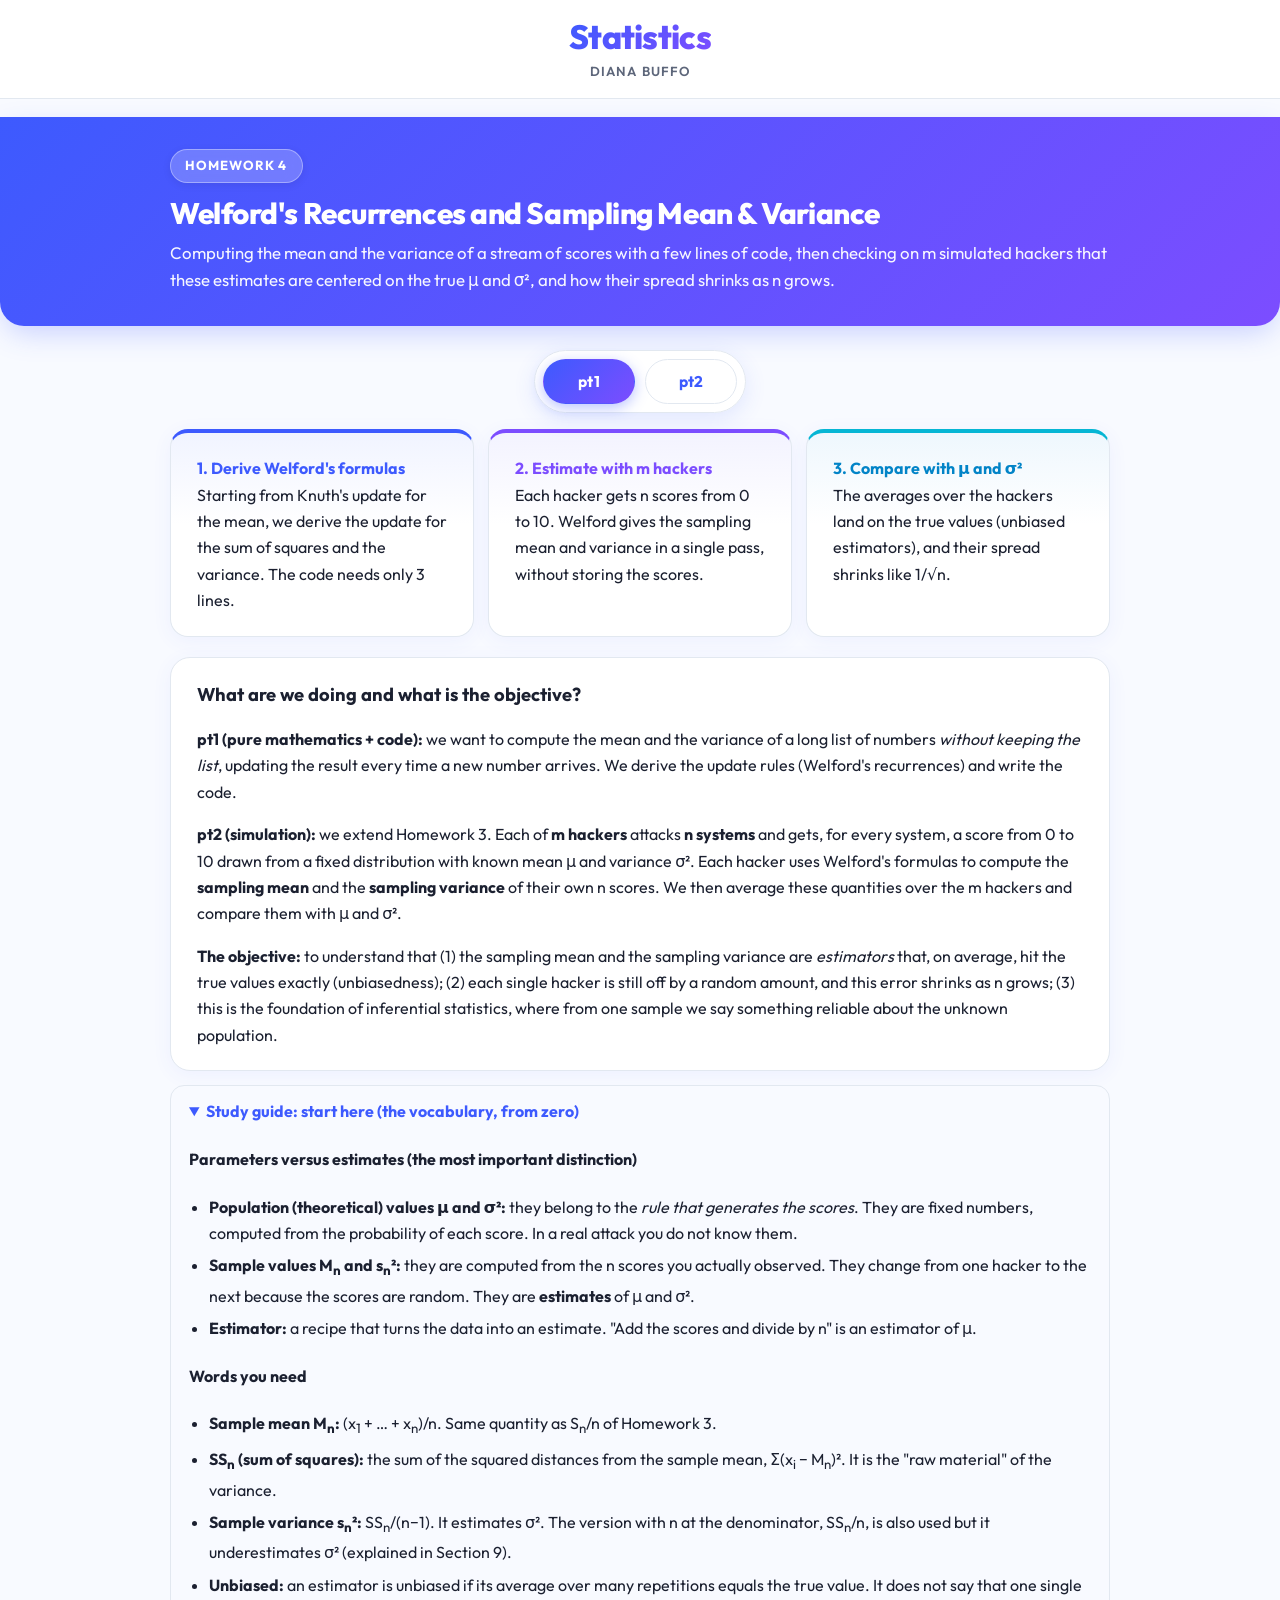
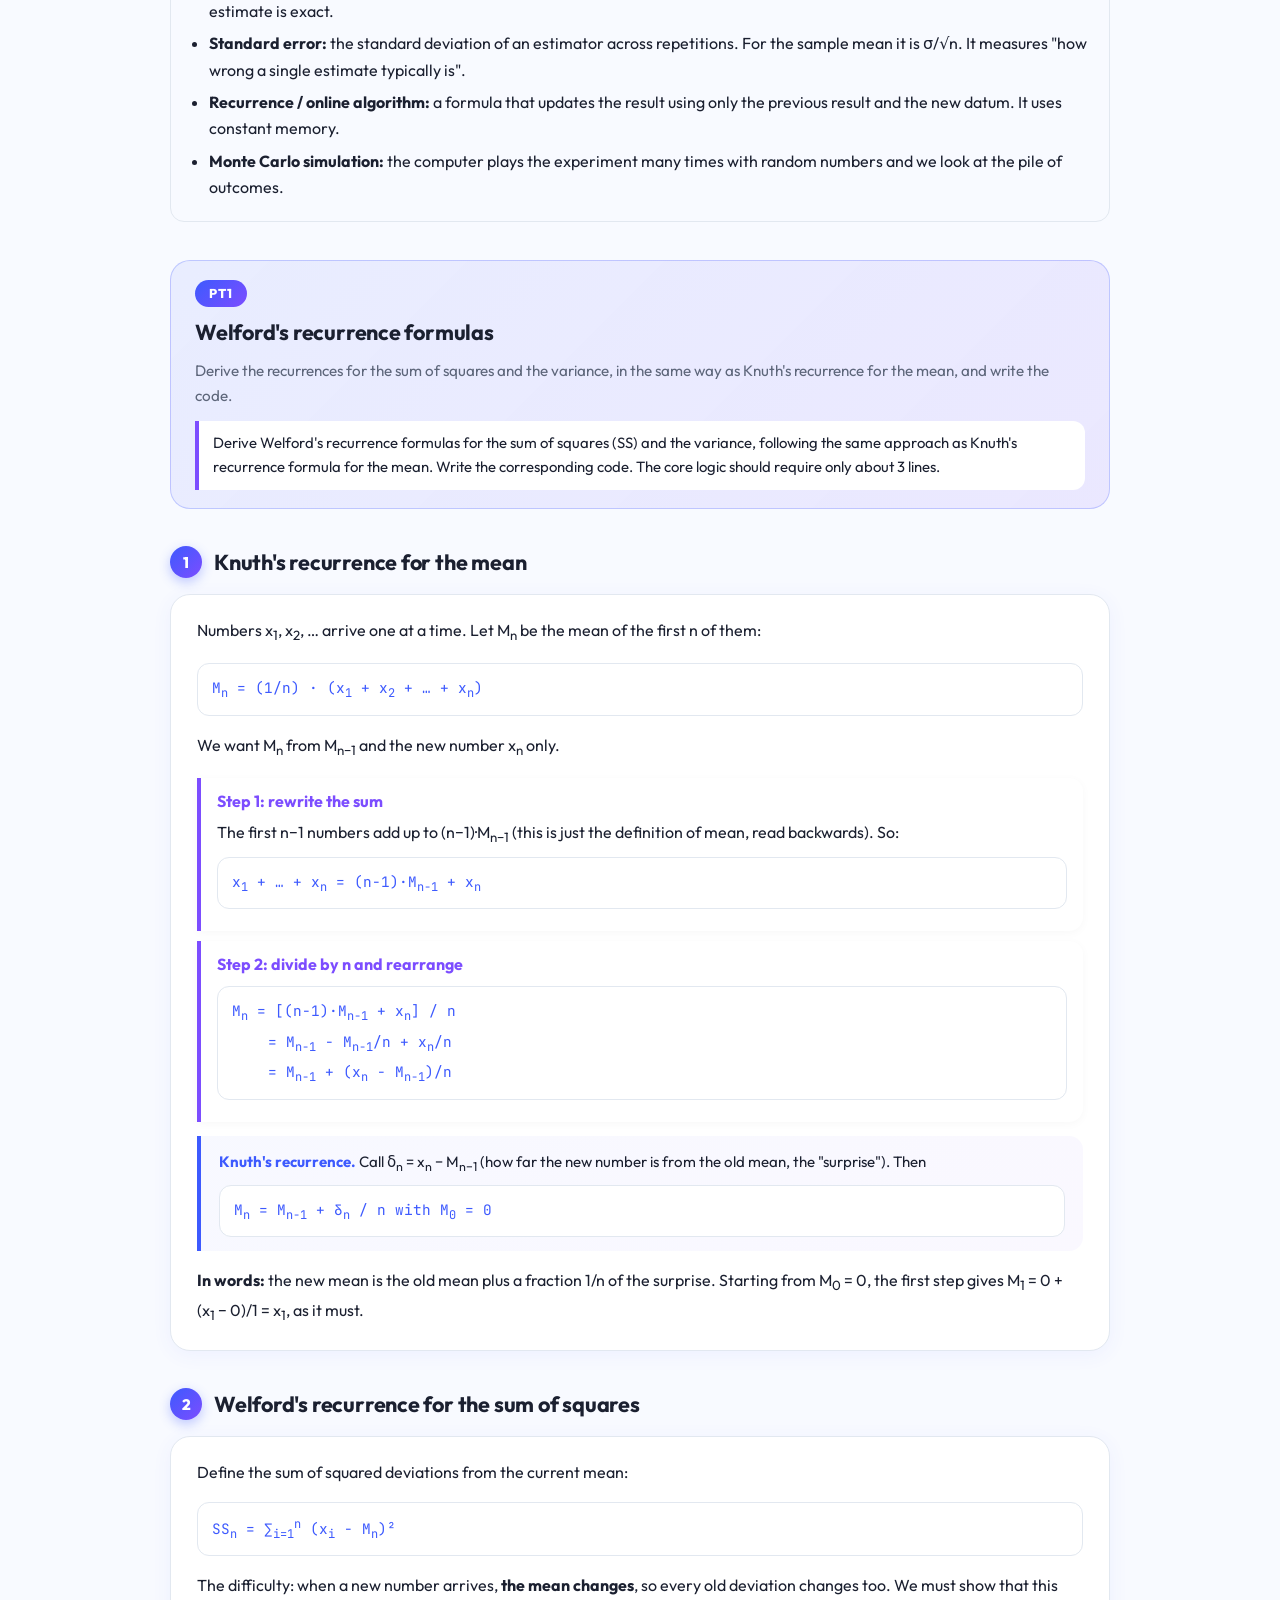
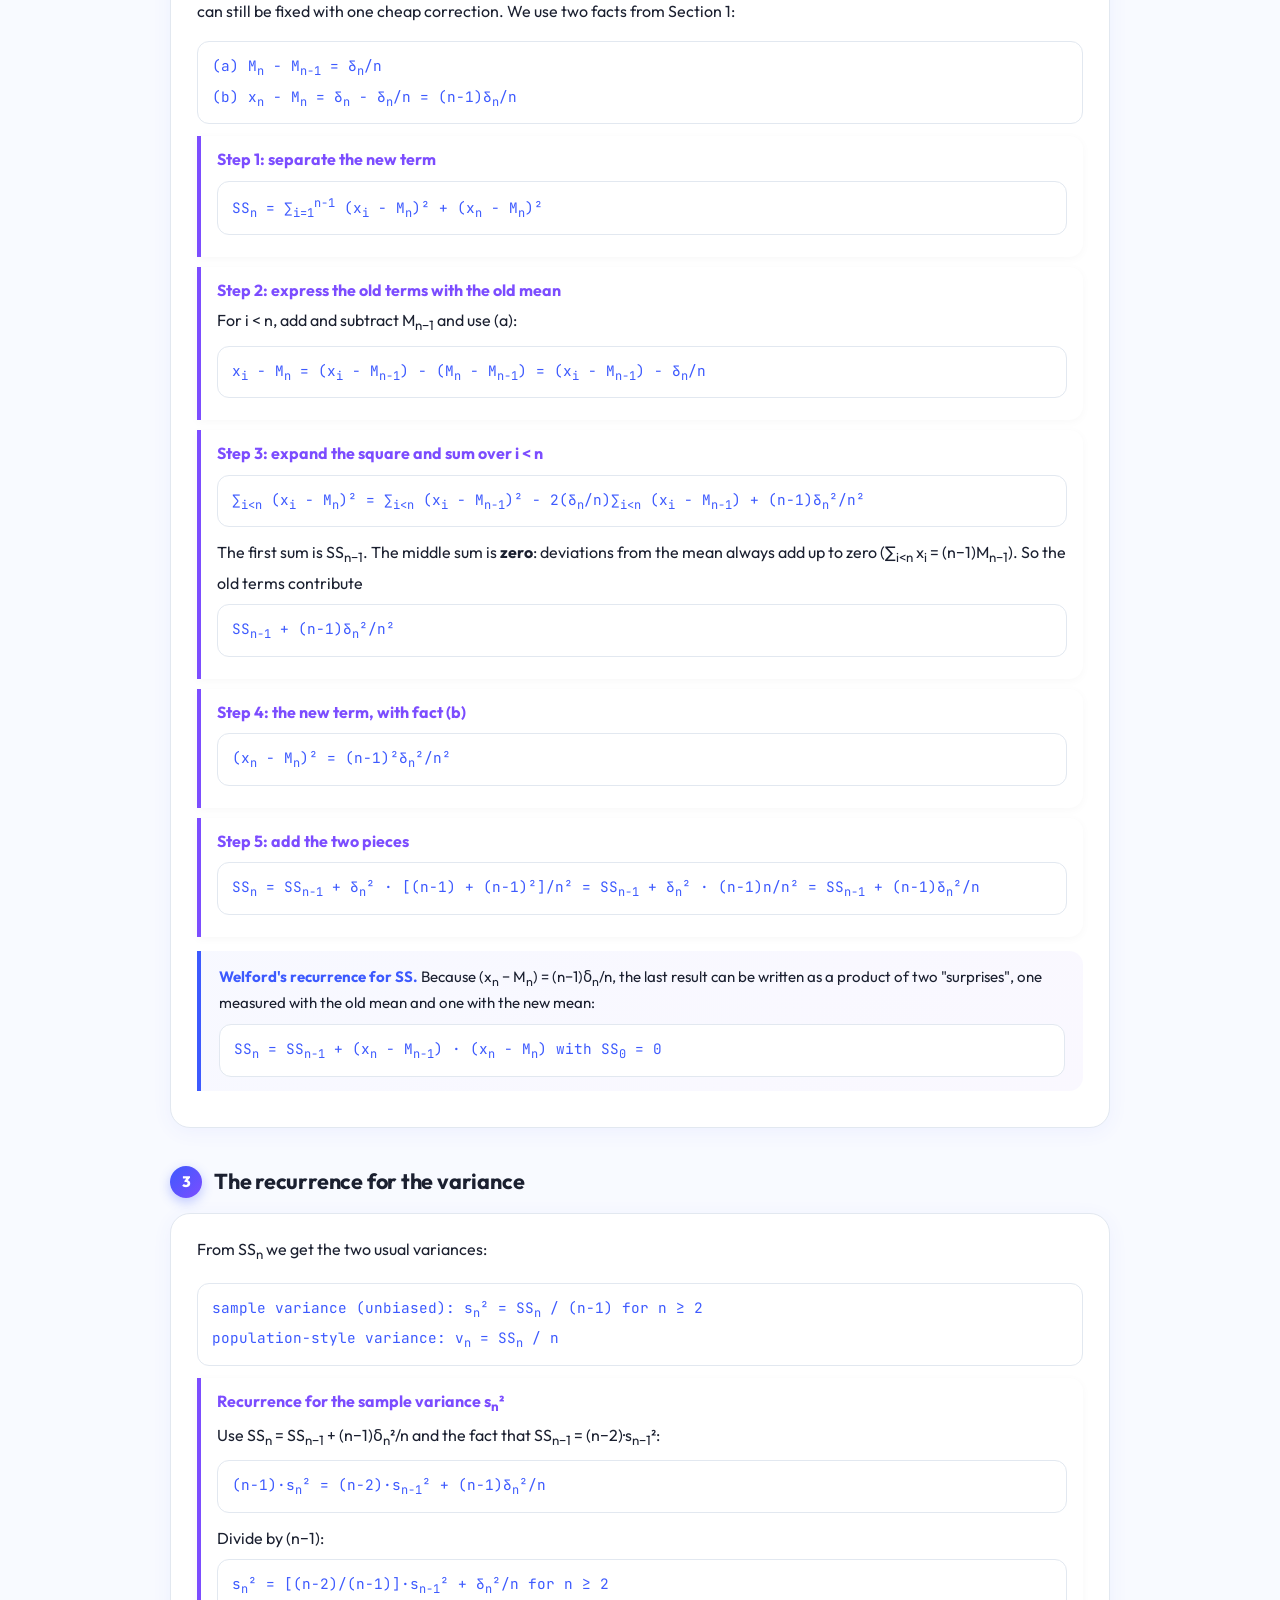
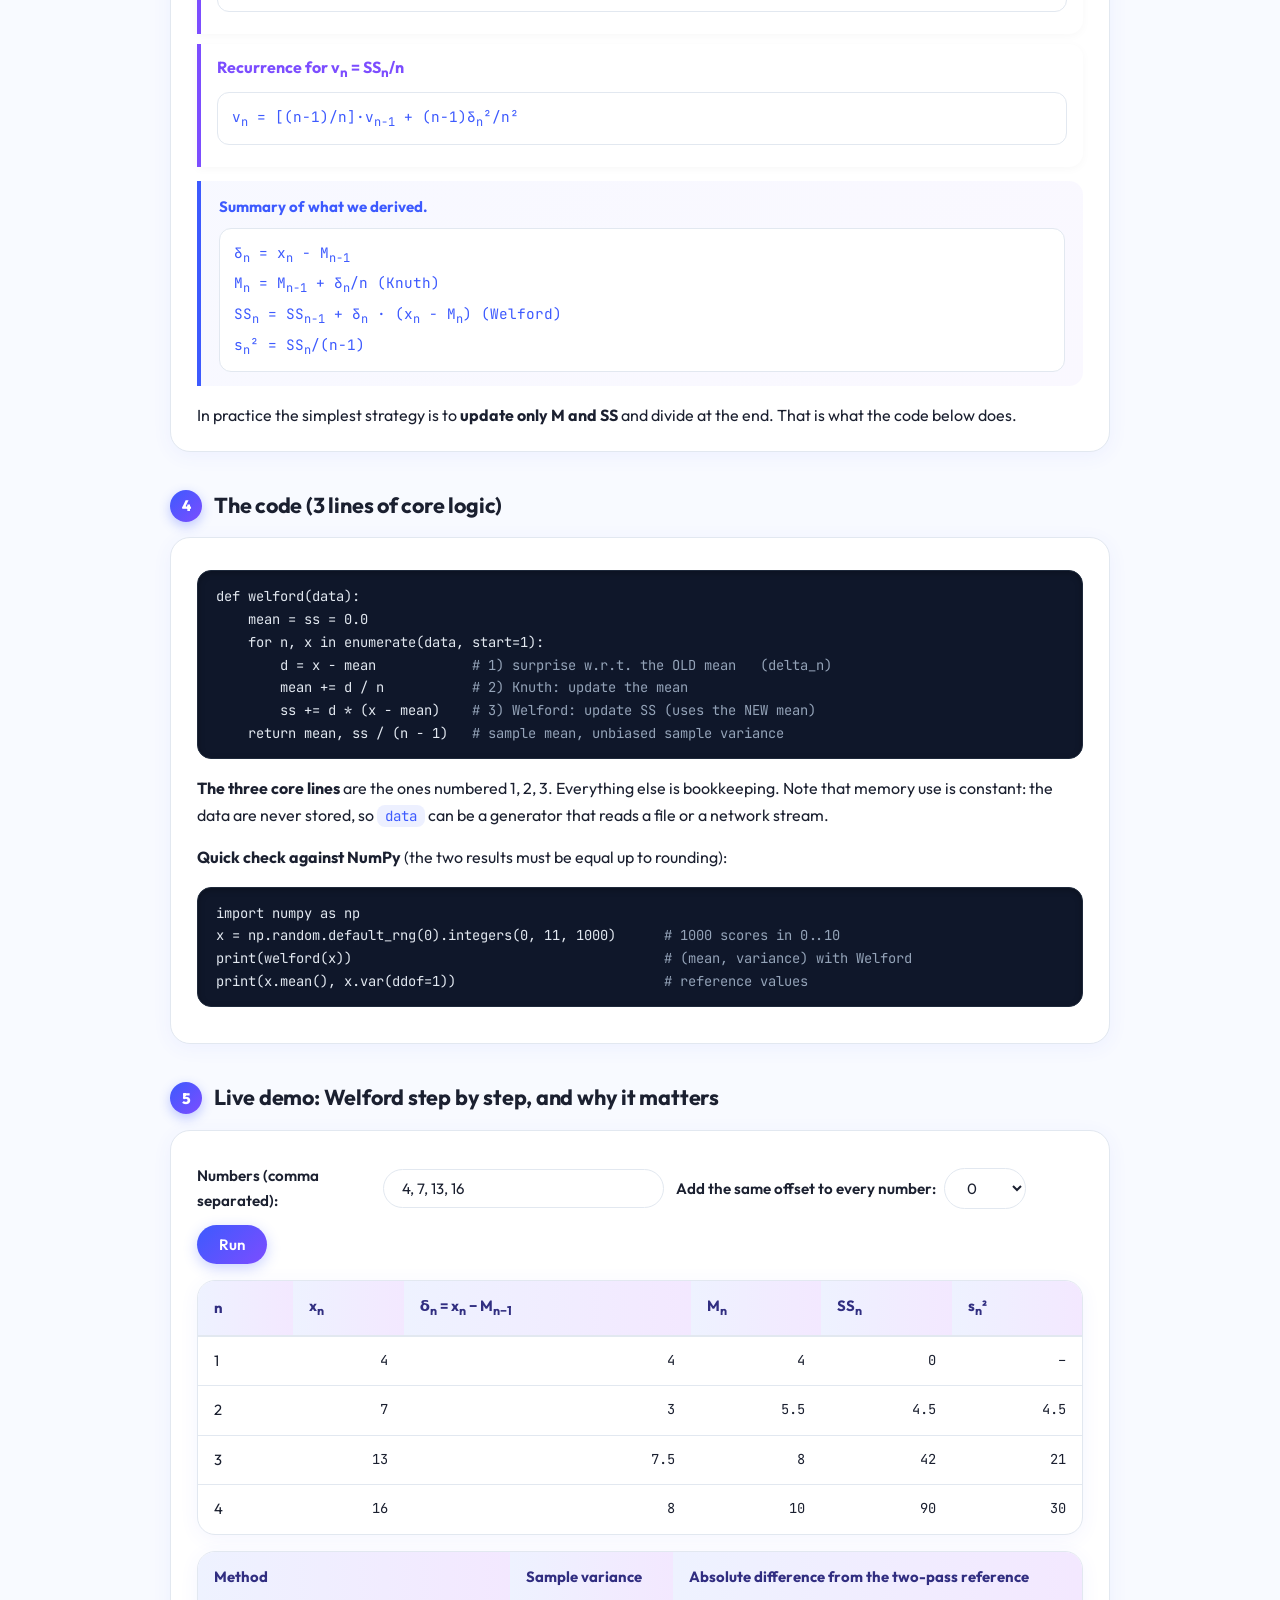
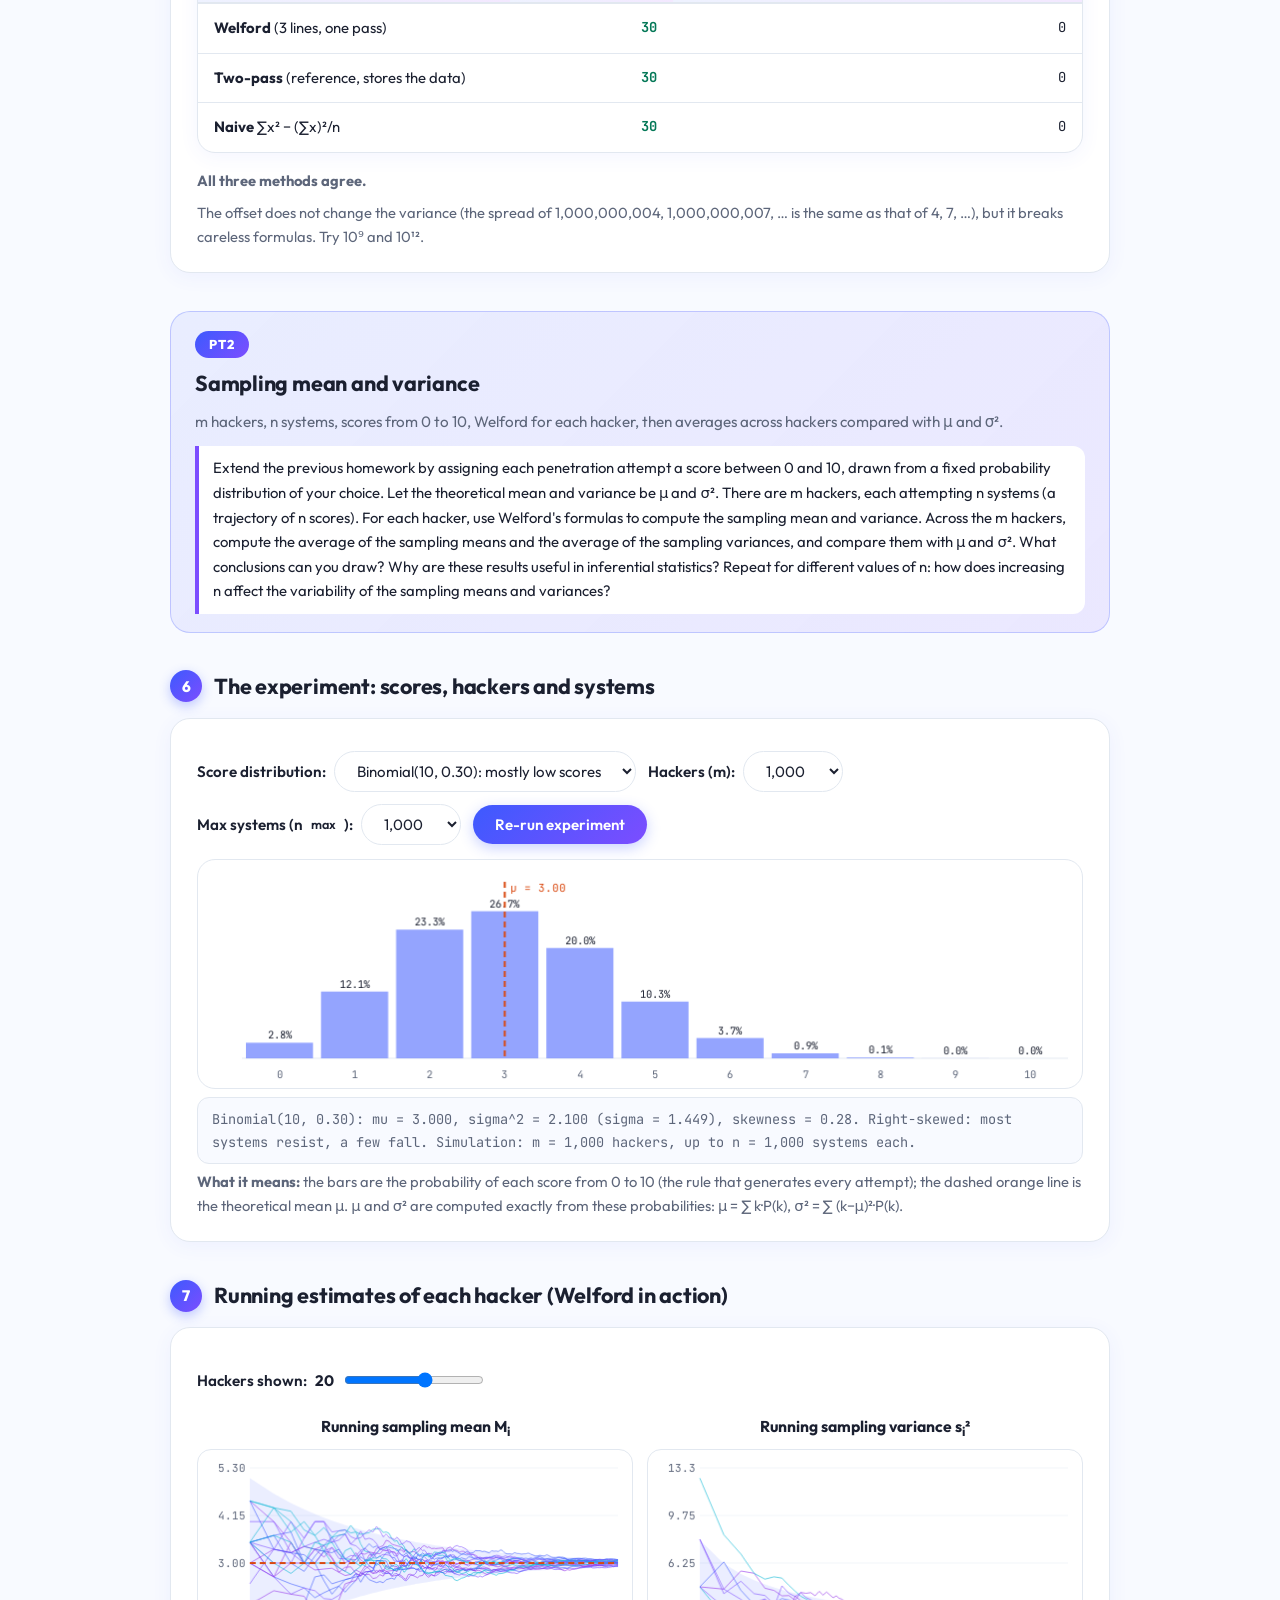
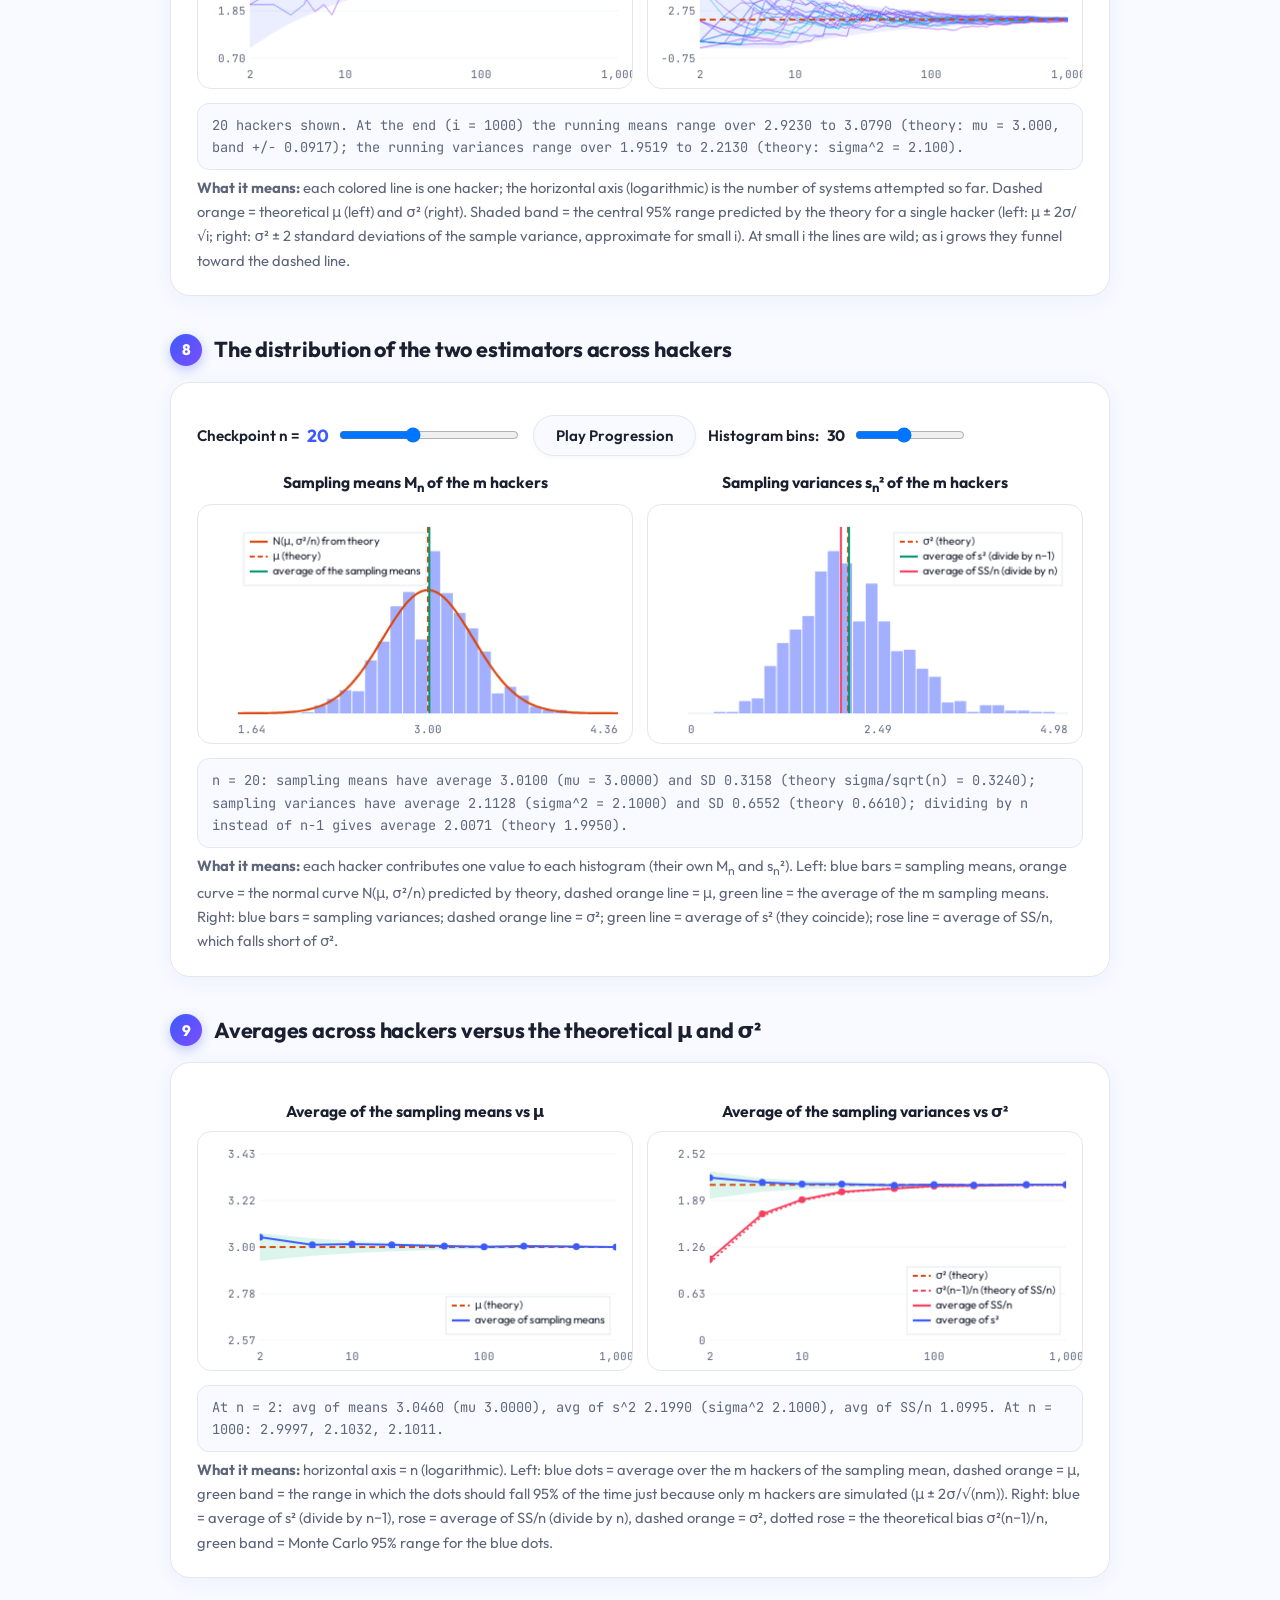
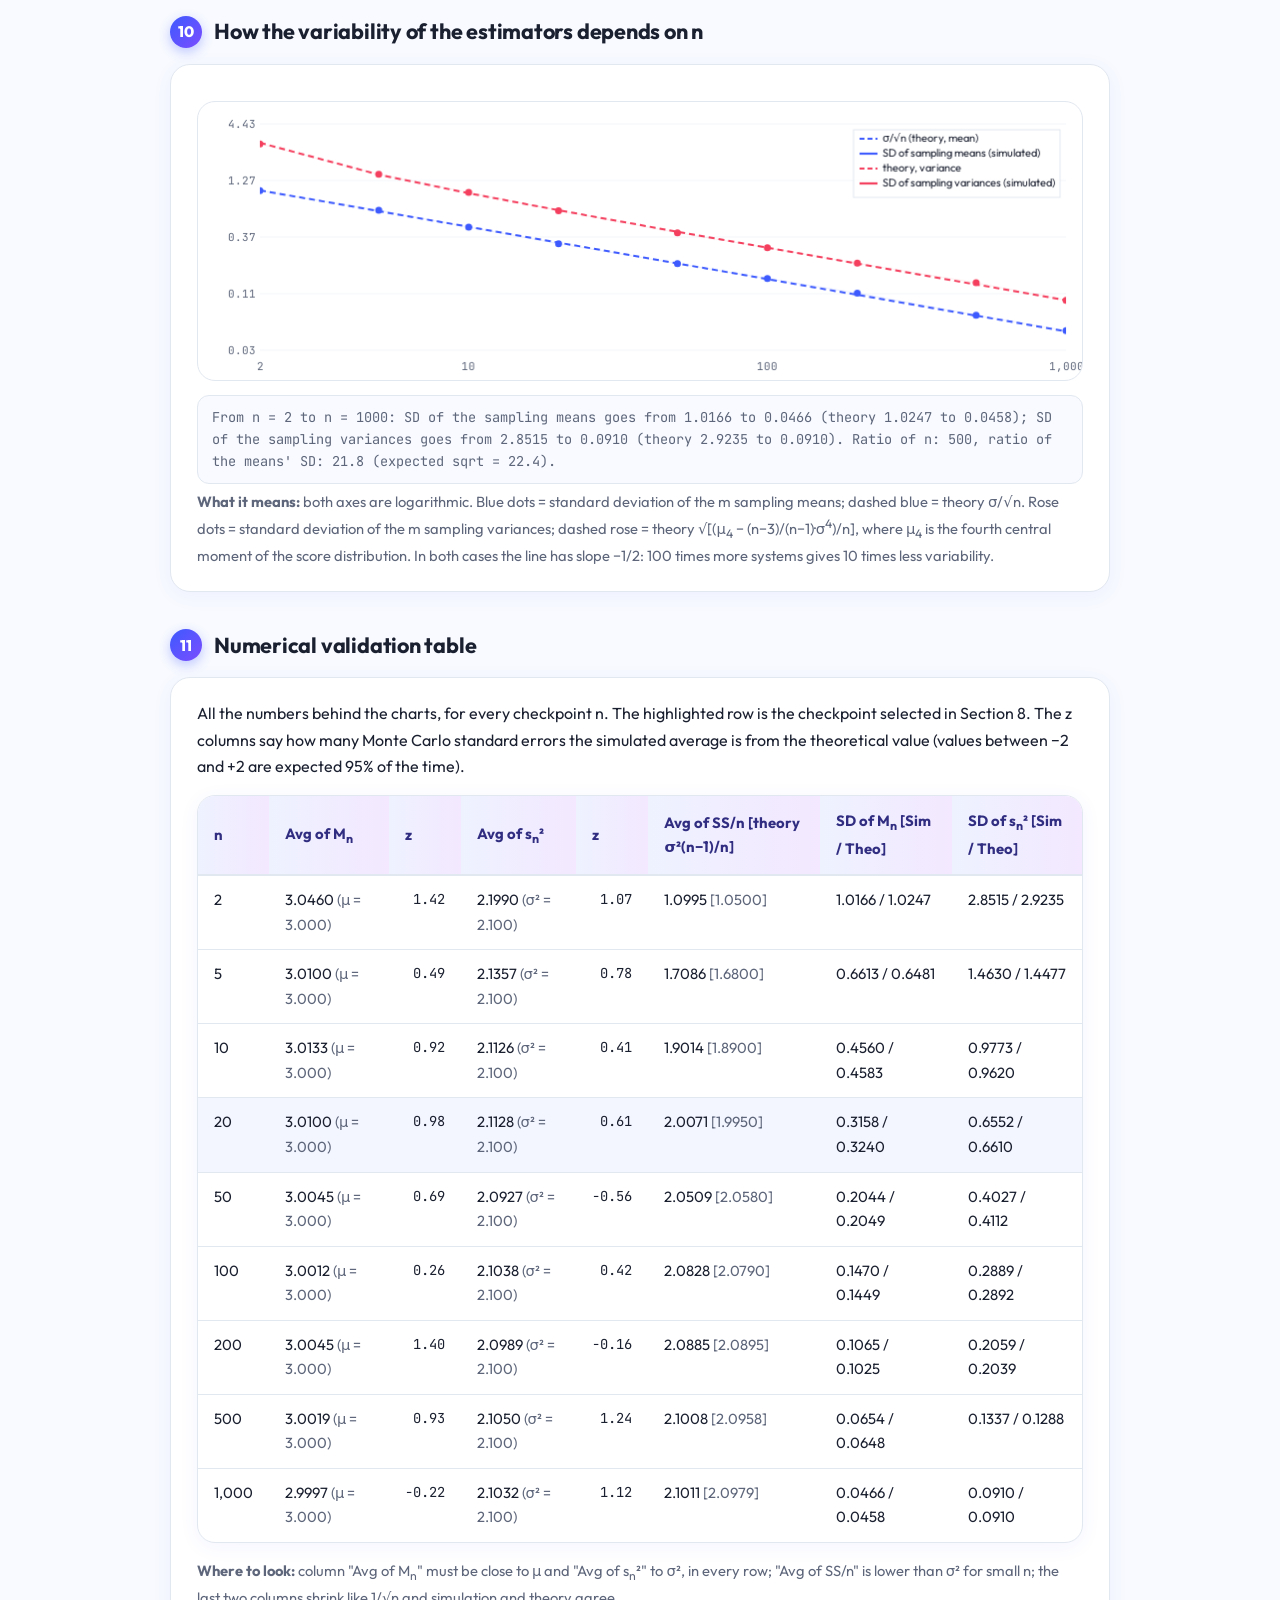
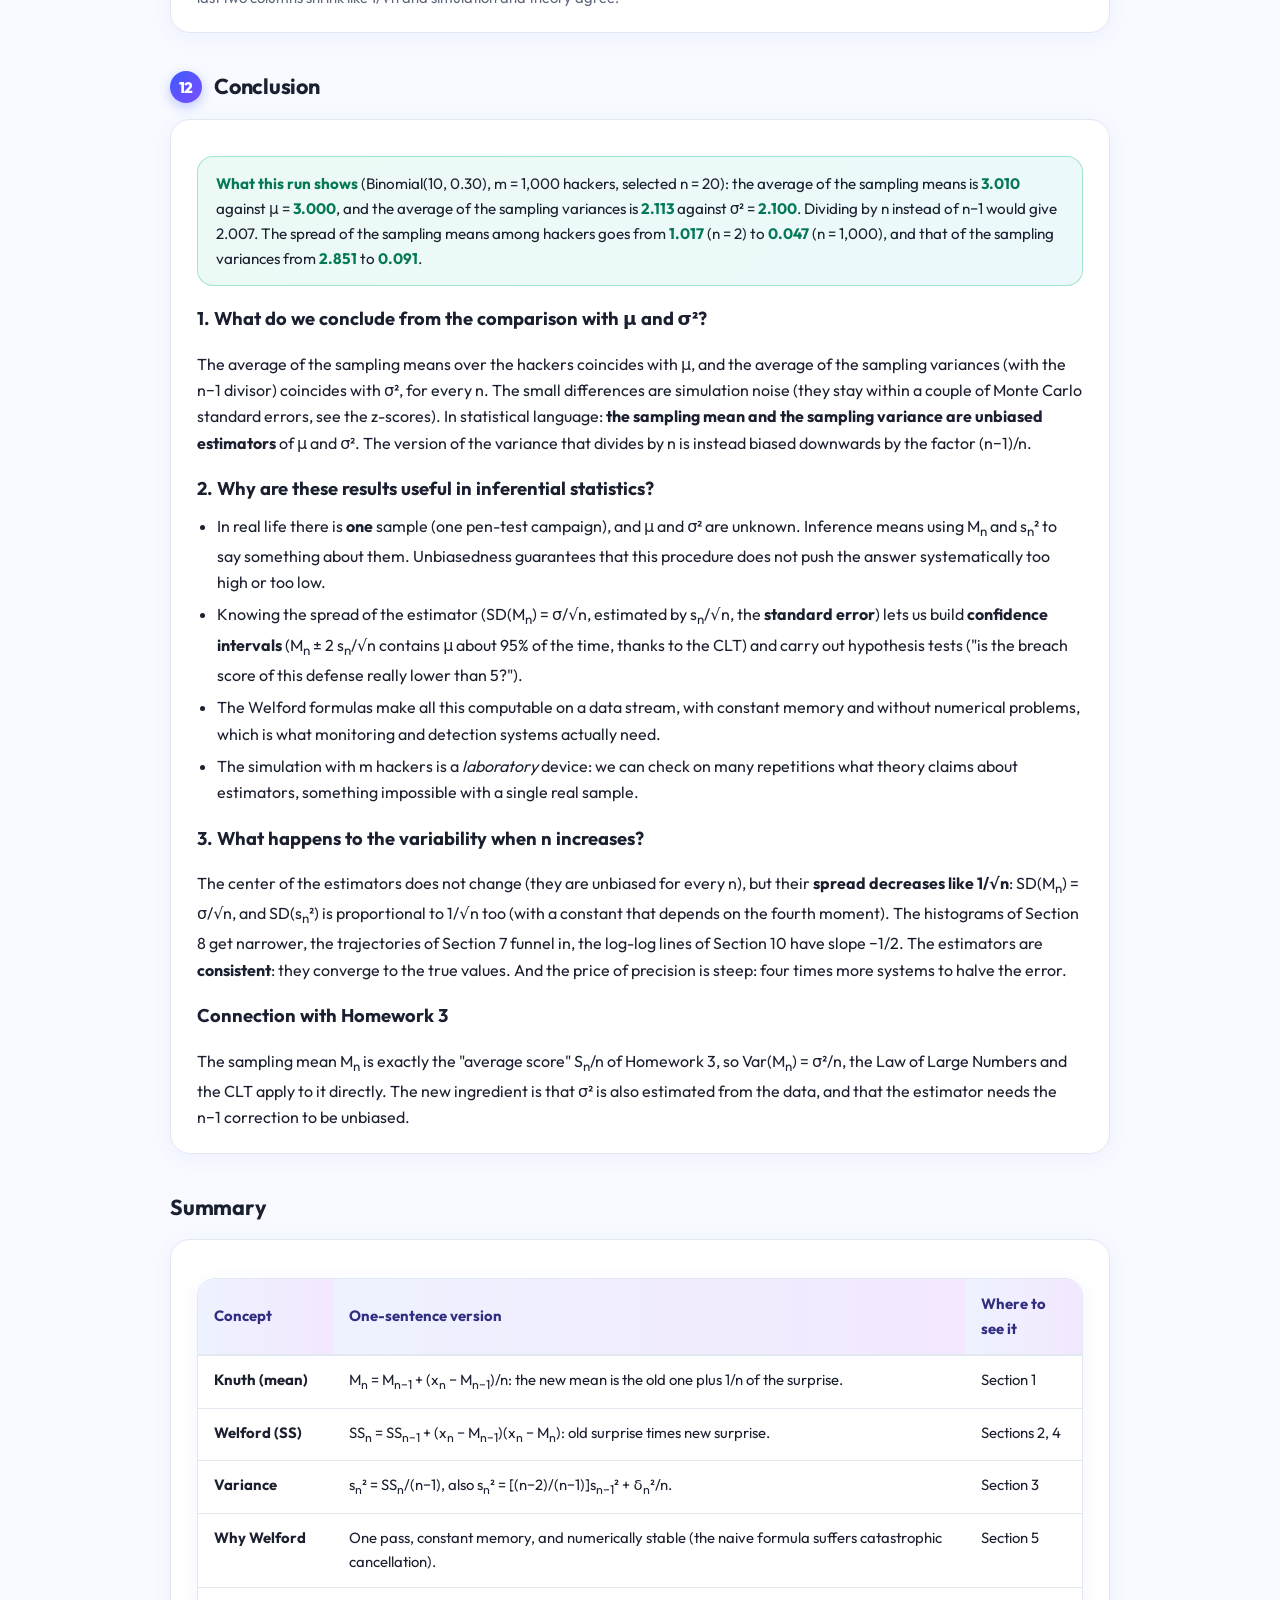
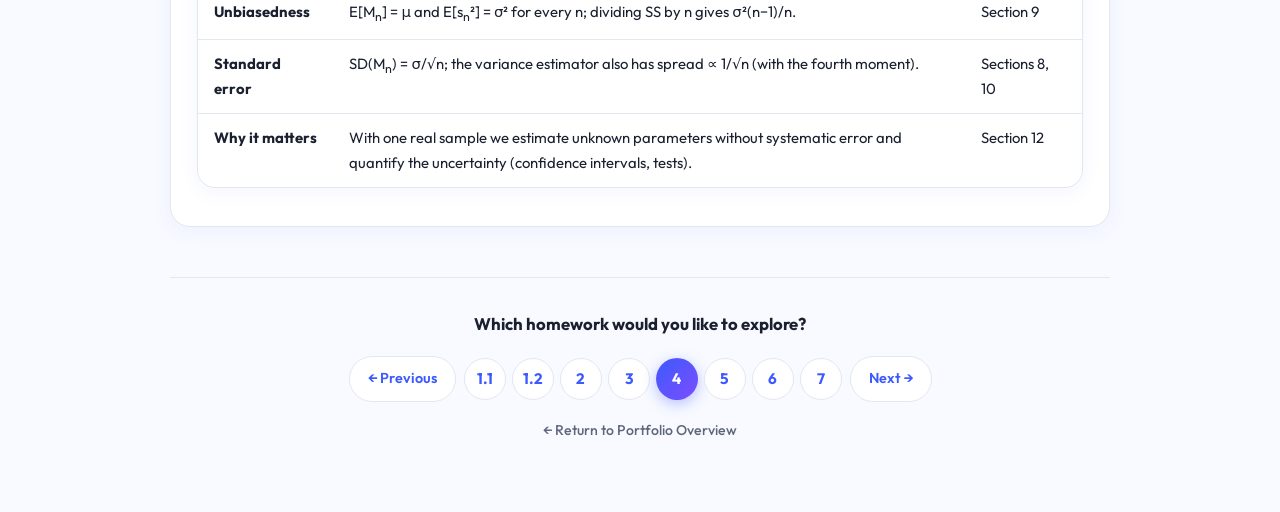
<file: homework4.html>
<!DOCTYPE html>
<html lang="en">

<head>
    <meta charset="utf-8">
    <meta name="viewport" content="width=device-width, initial-scale=1, viewport-fit=cover">
    <title>Homework 4 – Welford's Recurrences and Sampling Mean &amp; Variance | Diana Buffo</title>
    <link rel="preconnect" href="https://fonts.googleapis.com">
    <link rel="preconnect" href="https://fonts.gstatic.com" crossorigin>
    <link
        href="https://fonts.googleapis.com/css2?family=Outfit:wght@400;500;600;700;800&family=JetBrains+Mono:wght@400;500;600&display=swap"
        rel="stylesheet">
    <link rel="stylesheet" href="css/homework3.css">
    <link rel="stylesheet" href="css/homework4.css">
</head>

<body>

    <!-- NAVBAR CENTRATA -->
    <nav class="navbar">
        <a href="index.html" class="brand-centered" title="Back to Home">
            <span class="brand-title">Statistics</span>
            <span class="brand-subtitle">Diana Buffo</span>
        </a>
    </nav>

    <!-- HEADER -->
    <header>
        <div>
            <div class="hw-tag">Homework 4</div>
            <h1>Welford's Recurrences and Sampling Mean &amp; Variance</h1>
            <p>Computing the mean and the variance of a stream of scores with a few lines of code, then checking on m
                simulated hackers that these estimates are centered on the true &mu; and &sigma;&sup2;, and how their
                spread shrinks as n grows.</p>
        </div>
    </header>

    <main>

        <!-- TASTI pt1 / pt2 -->
        <div class="pt-nav" id="ptNav">
            <a href="#pt1" class="pt-pill active" data-pt="pt1"
                title="Welford's recurrence formulas">pt1</a>
            <a href="#pt2" class="pt-pill" data-pt="pt2" title="Sampling mean and variance">pt2</a>
        </div>

        <!-- 3 STEP PREVIEW CARDS -->
        <div class="steps">
            <div class="card"><b>1. Derive Welford's formulas</b><br>Starting from Knuth's update for the mean, we
                derive the update for the sum of squares and the variance. The code needs only 3 lines.</div>
            <div class="card"><b>2. Estimate with m hackers</b><br>Each hacker gets n scores from 0 to 10. Welford gives
                the sampling mean and variance in a single pass, without storing the scores.</div>
            <div class="card"><b>3. Compare with &mu; and &sigma;&sup2;</b><br>The averages over the hackers land on the
                true values (unbiased estimators), and their spread shrinks like 1/&radic;n.</div>
        </div>

        <!-- OVERVIEW -->
        <div class="card">
            <h3 style="margin-top:0;">What are we doing and what is the objective?</h3>
            <p>
                <b>pt1 (pure mathematics + code):</b> we want to compute the mean and the variance of a long list of
                numbers <i>without keeping the list</i>, updating the result every time a new number arrives. We derive
                the update rules (Welford's recurrences) and write the code.
            </p>
            <p>
                <b>pt2 (simulation):</b> we extend Homework 3. Each of <b>m hackers</b> attacks <b>n systems</b> and
                gets, for every system, a score from 0 to 10 drawn from a fixed distribution with known mean &mu; and
                variance &sigma;&sup2;. Each hacker uses Welford's formulas to compute the <b>sampling mean</b> and the
                <b>sampling variance</b> of their own n scores. We then average these quantities over the m hackers and
                compare them with &mu; and &sigma;&sup2;.
            </p>
            <p style="margin-bottom:0;">
                <b>The objective:</b> to understand that (1) the sampling mean and the sampling variance are
                <i>estimators</i> that, on average, hit the true values exactly (unbiasedness); (2) each single hacker
                is still off by a random amount, and this error shrinks as n grows; (3) this is the foundation of
                inferential statistics, where from one sample we say something reliable about the unknown population.
            </p>
        </div>

        <!-- STUDY GUIDE: START HERE -->
        <details class="study" open>
            <summary>Study guide: start here (the vocabulary, from zero)</summary>
            <div class="study-body">
                <h4>Parameters versus estimates (the most important distinction)</h4>
                <ul>
                    <li><b>Population (theoretical) values &mu; and &sigma;&sup2;:</b> they belong to the <i>rule that
                            generates the scores</i>. They are fixed numbers, computed from the probability of each
                        score. In a real attack you do not know them.</li>
                    <li><b>Sample values M<sub>n</sub> and s<sub>n</sub>&sup2;:</b> they are computed from the n scores
                        you actually observed. They change from one hacker to the next because the scores are random.
                        They are <b>estimates</b> of &mu; and &sigma;&sup2;.</li>
                    <li><b>Estimator:</b> a recipe that turns the data into an estimate. "Add the scores and divide by
                        n" is an estimator of &mu;.</li>
                </ul>

                <h4>Words you need</h4>
                <ul>
                    <li><b>Sample mean M<sub>n</sub>:</b> (x<sub>1</sub> + &hellip; + x<sub>n</sub>)/n. Same quantity as
                        S<sub>n</sub>/n of Homework 3.</li>
                    <li><b>SS<sub>n</sub> (sum of squares):</b> the sum of the squared distances from the sample mean,
                        &Sigma;(x<sub>i</sub> &minus; M<sub>n</sub>)&sup2;. It is the "raw material" of the variance.
                    </li>
                    <li><b>Sample variance s<sub>n</sub>&sup2;:</b> SS<sub>n</sub>/(n&minus;1). It estimates
                        &sigma;&sup2;. The version with n at the denominator, SS<sub>n</sub>/n, is also used but it
                        underestimates &sigma;&sup2; (explained in Section 9).</li>
                    <li><b>Unbiased:</b> an estimator is unbiased if its average over many repetitions equals the true
                        value. It does not say that one single estimate is exact.</li>
                    <li><b>Standard error:</b> the standard deviation of an estimator across repetitions. For the sample
                        mean it is &sigma;/&radic;n. It measures "how wrong a single estimate typically is".</li>
                    <li><b>Recurrence / online algorithm:</b> a formula that updates the result using only the previous
                        result and the new datum. It uses constant memory.</li>
                    <li><b>Monte Carlo simulation:</b> the computer plays the experiment many times with random numbers
                        and we look at the pile of outcomes.</li>
                </ul>
            </div>
        </details>

        <!-- ===================== pt1 ===================== -->
        <section id="pt1" class="pt-anchor">
            <div class="pt-banner">
                <span class="pt-tag">pt1</span>
                <h2>Welford's recurrence formulas</h2>
                <p>Derive the recurrences for the sum of squares and the variance, in the same way as Knuth's recurrence
                    for the mean, and write the code.</p>
                <blockquote>Derive Welford's recurrence formulas for the sum of squares (SS) and the variance, following
                    the same approach as Knuth's recurrence formula for the mean. Write the corresponding code. The core
                    logic should require only about 3 lines.</blockquote>
            </div>

            <!-- SECTION 1 -->
            <h2><span class="n">1</span> Knuth's recurrence for the mean</h2>
            <div class="card">
                <p style="margin-top:0;">Numbers x<sub>1</sub>, x<sub>2</sub>, &hellip; arrive one at a time. Let
                    M<sub>n</sub> be the mean of the first n of them:</p>
                <span class="formula">M<sub>n</sub> = (1/n) &middot; (x<sub>1</sub> + x<sub>2</sub> + &hellip; +
                    x<sub>n</sub>)</span>
                <p>We want M<sub>n</sub> from M<sub>n&minus;1</sub> and the new number x<sub>n</sub> only.</p>

                <div class="dstep"><span class="t">Step 1: rewrite the sum</span>
                    <p>The first n&minus;1 numbers add up to (n&minus;1)&middot;M<sub>n&minus;1</sub> (this is just the
                        definition of mean, read backwards). So:</p>
                    <span class="formula">x<sub>1</sub> + &hellip; + x<sub>n</sub> =
                        (n&minus;1)&middot;M<sub>n&minus;1</sub> + x<sub>n</sub></span>
                </div>
                <div class="dstep"><span class="t">Step 2: divide by n and rearrange</span>
                    <span class="formula">M<sub>n</sub> = [(n&minus;1)&middot;M<sub>n&minus;1</sub> + x<sub>n</sub>] /
                        n<br>&nbsp;&nbsp;&nbsp;&nbsp;= M<sub>n&minus;1</sub> &minus; M<sub>n&minus;1</sub>/n +
                        x<sub>n</sub>/n<br>&nbsp;&nbsp;&nbsp;&nbsp;= M<sub>n&minus;1</sub> + (x<sub>n</sub> &minus;
                        M<sub>n&minus;1</sub>)/n</span>
                </div>

                <div class="callout-academic">
                    <b>Knuth's recurrence.</b> Call &delta;<sub>n</sub> = x<sub>n</sub> &minus; M<sub>n&minus;1</sub>
                    (how far the new number is from the old mean, the "surprise"). Then
                    <span class="formula" style="margin-bottom:0;">M<sub>n</sub> = M<sub>n&minus;1</sub> +
                        &delta;<sub>n</sub> / n with M<sub>0</sub> = 0</span>
                </div>
                <p style="margin-bottom:0;"><b>In words:</b> the new mean is the old mean plus a fraction 1/n of the
                    surprise. Starting from M<sub>0</sub> = 0, the first step gives M<sub>1</sub> = 0 + (x<sub>1</sub>
                    &minus; 0)/1 = x<sub>1</sub>, as it must.</p>
            </div>

            <!-- SECTION 2 -->
            <h2><span class="n">2</span> Welford's recurrence for the sum of squares</h2>
            <div class="card">
                <p style="margin-top:0;">Define the sum of squared deviations from the current mean:</p>
                <span class="formula">SS<sub>n</sub> = &sum;<sub>i=1</sub><sup>n</sup> (x<sub>i</sub> &minus;
                    M<sub>n</sub>)&sup2;</span>
                <p>The difficulty: when a new number arrives, <b>the mean changes</b>, so every old deviation changes
                    too. We must show that this can still be fixed with one cheap correction. We use two facts from
                    Section 1:</p>
                <span class="formula">(a) M<sub>n</sub> &minus; M<sub>n&minus;1</sub> = &delta;<sub>n</sub>/n<br>(b)
                    x<sub>n</sub> &minus; M<sub>n</sub> = &delta;<sub>n</sub> &minus; &delta;<sub>n</sub>/n =
                    (n&minus;1)&delta;<sub>n</sub>/n</span>

                <div class="dstep"><span class="t">Step 1: separate the new term</span>
                    <span class="formula">SS<sub>n</sub> = &sum;<sub>i=1</sub><sup>n&minus;1</sup> (x<sub>i</sub>
                        &minus; M<sub>n</sub>)&sup2; + (x<sub>n</sub> &minus; M<sub>n</sub>)&sup2;</span>
                </div>
                <div class="dstep"><span class="t">Step 2: express the old terms with the old mean</span>
                    <p>For i &lt; n, add and subtract M<sub>n&minus;1</sub> and use (a):</p>
                    <span class="formula">x<sub>i</sub> &minus; M<sub>n</sub> = (x<sub>i</sub> &minus;
                        M<sub>n&minus;1</sub>) &minus; (M<sub>n</sub> &minus; M<sub>n&minus;1</sub>) = (x<sub>i</sub>
                        &minus; M<sub>n&minus;1</sub>) &minus; &delta;<sub>n</sub>/n</span>
                </div>
                <div class="dstep"><span class="t">Step 3: expand the square and sum over i &lt; n</span>
                    <span class="formula">&sum;<sub>i&lt;n</sub> (x<sub>i</sub> &minus; M<sub>n</sub>)&sup2; =
                        &sum;<sub>i&lt;n</sub> (x<sub>i</sub> &minus; M<sub>n&minus;1</sub>)&sup2; &minus;
                        2(&delta;<sub>n</sub>/n)&sum;<sub>i&lt;n</sub> (x<sub>i</sub> &minus; M<sub>n&minus;1</sub>) +
                        (n&minus;1)&delta;<sub>n</sub>&sup2;/n&sup2;</span>
                    <p>The first sum is SS<sub>n&minus;1</sub>. The middle sum is <b>zero</b>: deviations from the mean
                        always add up to zero (&sum;<sub>i&lt;n</sub> x<sub>i</sub> = (n&minus;1)M<sub>n&minus;1</sub>).
                        So the old terms contribute</p>
                    <span class="formula">SS<sub>n&minus;1</sub> + (n&minus;1)&delta;<sub>n</sub>&sup2;/n&sup2;</span>
                </div>
                <div class="dstep"><span class="t">Step 4: the new term, with fact (b)</span>
                    <span class="formula">(x<sub>n</sub> &minus; M<sub>n</sub>)&sup2; =
                        (n&minus;1)&sup2;&delta;<sub>n</sub>&sup2;/n&sup2;</span>
                </div>
                <div class="dstep"><span class="t">Step 5: add the two pieces</span>
                    <span class="formula">SS<sub>n</sub> = SS<sub>n&minus;1</sub> + &delta;<sub>n</sub>&sup2; &middot;
                        [(n&minus;1) + (n&minus;1)&sup2;]/n&sup2; = SS<sub>n&minus;1</sub> + &delta;<sub>n</sub>&sup2;
                        &middot; (n&minus;1)n/n&sup2; = SS<sub>n&minus;1</sub> +
                        (n&minus;1)&delta;<sub>n</sub>&sup2;/n</span>
                </div>

                <div class="callout-academic">
                    <b>Welford's recurrence for SS.</b> Because (x<sub>n</sub> &minus; M<sub>n</sub>) =
                    (n&minus;1)&delta;<sub>n</sub>/n, the last result can be written as a product of two "surprises",
                    one measured with the old mean and one with the new mean:
                    <span class="formula" style="margin-bottom:0;">SS<sub>n</sub> = SS<sub>n&minus;1</sub> +
                        (x<sub>n</sub> &minus; M<sub>n&minus;1</sub>) &middot; (x<sub>n</sub> &minus; M<sub>n</sub>)
                        with SS<sub>0</sub> = 0</span>
                </div>
            </div>

            <!-- SECTION 3 -->
            <h2><span class="n">3</span> The recurrence for the variance</h2>
            <div class="card">
                <p style="margin-top:0;">From SS<sub>n</sub> we get the two usual variances:</p>
                <span class="formula">sample variance (unbiased): s<sub>n</sub>&sup2; = SS<sub>n</sub> / (n&minus;1) for
                    n &ge; 2<br>population-style variance: v<sub>n</sub> = SS<sub>n</sub> / n</span>

                <div class="dstep"><span class="t">Recurrence for the sample variance s<sub>n</sub>&sup2;</span>
                    <p>Use SS<sub>n</sub> = SS<sub>n&minus;1</sub> + (n&minus;1)&delta;<sub>n</sub>&sup2;/n and the fact
                        that SS<sub>n&minus;1</sub> = (n&minus;2)&middot;s<sub>n&minus;1</sub>&sup2;:</p>
                    <span class="formula">(n&minus;1)&middot;s<sub>n</sub>&sup2; =
                        (n&minus;2)&middot;s<sub>n&minus;1</sub>&sup2; + (n&minus;1)&delta;<sub>n</sub>&sup2;/n</span>
                    <p>Divide by (n&minus;1):</p>
                    <span class="formula">s<sub>n</sub>&sup2; =
                        [(n&minus;2)/(n&minus;1)]&middot;s<sub>n&minus;1</sub>&sup2; + &delta;<sub>n</sub>&sup2;/n for n
                        &ge; 2</span>
                </div>
                <div class="dstep"><span class="t">Recurrence for v<sub>n</sub> = SS<sub>n</sub>/n</span>
                    <span class="formula">v<sub>n</sub> = [(n&minus;1)/n]&middot;v<sub>n&minus;1</sub> +
                        (n&minus;1)&delta;<sub>n</sub>&sup2;/n&sup2;</span>
                </div>

                <div class="callout-academic">
                    <b>Summary of what we derived.</b>
                    <span class="formula" style="margin-bottom:0;">&delta;<sub>n</sub> = x<sub>n</sub> &minus;
                        M<sub>n&minus;1</sub><br>M<sub>n</sub> = M<sub>n&minus;1</sub> + &delta;<sub>n</sub>/n
                        (Knuth)<br>SS<sub>n</sub> = SS<sub>n&minus;1</sub> + &delta;<sub>n</sub> &middot; (x<sub>n</sub>
                        &minus; M<sub>n</sub>) (Welford)<br>s<sub>n</sub>&sup2; = SS<sub>n</sub>/(n&minus;1)</span>
                </div>
                <p style="margin-bottom:0;">In practice the simplest strategy is to <b>update only M and SS</b> and
                    divide at the end. That is what the code below does.</p>
            </div>

            <!-- SECTION 4 -->
            <h2><span class="n">4</span> The code (3 lines of core logic)</h2>
            <div class="card">
                <pre class="code">def welford(data):
    mean = ss = 0.0
    for n, x in enumerate(data, start=1):
        d = x - mean            <span class="cm"># 1) surprise w.r.t. the OLD mean   (delta_n)</span>
        mean += d / n           <span class="cm"># 2) Knuth: update the mean</span>
        ss += d * (x - mean)    <span class="cm"># 3) Welford: update SS (uses the NEW mean)</span>
    return mean, ss / (n - 1)   <span class="cm"># sample mean, unbiased sample variance</span></pre>
                <p><b>The three core lines</b> are the ones numbered 1, 2, 3. Everything else is bookkeeping. Note that
                    memory use is constant: the data are never stored, so <code>data</code> can be a generator that
                    reads a file or a network stream.</p>

                <p><b>Quick check against NumPy</b> (the two results must be equal up to rounding):</p>
                <pre class="code">import numpy as np
x = np.random.default_rng(0).integers(0, 11, 1000)      <span class="cm"># 1000 scores in 0..10</span>
print(welford(x))                                       <span class="cm"># (mean, variance) with Welford</span>
print(x.mean(), x.var(ddof=1))                          <span class="cm"># reference values</span></pre>
            </div>

            <!-- SECTION 5 -->
            <h2><span class="n">5</span> Live demo: Welford step by step, and why it matters</h2>
            <div class="card">
                <div class="row">
                    <label>Numbers (comma separated):
                        <input id="wfData" type="text" value="4, 7, 13, 16" style="width:min(320px,100%);">
                    </label>
                    <label>Add the same offset to every number:
                        <select id="wfOff">
                            <option value="0" selected>0</option>
                            <option value="1000">10&sup3;</option>
                            <option value="1000000">10&#8310;</option>
                            <option value="1000000000">10&#8313;</option>
                            <option value="1000000000000">10&sup1;&sup2;</option>
                        </select>
                    </label>
                    <button id="btnWf">Run</button>
                </div>
                <div id="wfOut"></div>
                <p class="mut" style="margin:8px 0 0;">The offset does not change the variance (the spread of
                    1,000,000,004, 1,000,000,007, &hellip; is the same as that of 4, 7, &hellip;), but it breaks
                    careless formulas. Try 10&#8313; and 10&sup1;&sup2;.</p>
            </div>
        </section>

        <!-- ===================== pt2 ===================== -->
        <section id="pt2" class="pt-anchor">
            <div class="pt-banner">
                <span class="pt-tag">pt2</span>
                <h2>Sampling mean and variance</h2>
                <p>m hackers, n systems, scores from 0 to 10, Welford for each hacker, then averages across hackers
                    compared with &mu; and &sigma;&sup2;.</p>
                <blockquote>Extend the previous homework by assigning each penetration attempt a score between 0 and 10,
                    drawn from a fixed probability distribution of your choice. Let the theoretical mean and variance be
                    &mu; and &sigma;&sup2;. There are m hackers, each attempting n systems (a trajectory of n scores).
                    For each hacker, use Welford's formulas to compute the sampling mean and variance. Across the m
                    hackers, compute the average of the sampling means and the average of the sampling variances, and
                    compare them with &mu; and &sigma;&sup2;. What conclusions can you draw? Why are these results
                    useful in inferential statistics? Repeat for different values of n: how does increasing n affect the
                    variability of the sampling means and variances?</blockquote>
            </div>

            <!-- SECTION 6 -->
            <h2><span class="n">6</span> The experiment: scores, hackers and systems</h2>
            <div class="card">
                <div class="row">
                    <label>Score distribution:
                        <select id="distSel">
                            <option value="b03" selected>Binomial(10, 0.30): mostly low scores</option>
                            <option value="b05">Binomial(10, 0.50): symmetric bell</option>
                            <option value="uni">Uniform on {0, &hellip;, 10}</option>
                            <option value="bim">Bimodal: either very low or very high</option>
                        </select>
                    </label>
                    <label>Hackers (m):
                        <select id="mSel">
                            <option value="200">200</option>
                            <option value="500">500</option>
                            <option value="1000" selected>1,000</option>
                            <option value="2000">2,000</option>
                            <option value="5000">5,000</option>
                        </select>
                    </label>
                    <label>Max systems (n<sub>max</sub>):
                        <select id="nSel">
                            <option value="100">100</option>
                            <option value="1000" selected>1,000</option>
                            <option value="5000">5,000</option>
                        </select>
                    </label>
                    <button id="btnRunExp">Re-run experiment</button>
                </div>

                <div class="canvas-container" style="margin-bottom:0;">
                    <canvas id="canvasDist" style="height:230px;"></canvas>
                </div>
                <div class="live-readout" id="distReadout">Loading distribution...</div>
                <p class="mut" style="margin:6px 0 0;">
                    <b>What it means:</b> the bars are the probability of each score from 0 to 10 (the rule that
                    generates every attempt); the dashed orange line is the theoretical mean &mu;. &mu; and
                    &sigma;&sup2; are computed exactly from these probabilities: &mu; = &sum; k&middot;P(k),
                    &sigma;&sup2; = &sum; (k&minus;&mu;)&sup2;&middot;P(k).
                </p>
            </div>

            <!-- SECTION 7 -->
            <h2><span class="n">7</span> Running estimates of each hacker (Welford in action)</h2>
            <div class="card">
                <div class="row">
                    <label>Hackers shown: <b id="pathKDisplay">20</b>
                        <input id="pathK" type="range" min="3" max="30" value="20" style="width:140px;">
                    </label>
                </div>

                <div class="canvas-grid-2">
                    <div>
                        <h3 style="margin:0 0 6px; font-size:0.98rem; text-align:center;">Running sampling mean
                            M<sub>i</sub></h3>
                        <canvas id="canvasPathMean"></canvas>
                    </div>
                    <div>
                        <h3 style="margin:0 0 6px; font-size:0.98rem; text-align:center;">Running sampling variance
                            s<sub>i</sub>&sup2;</h3>
                        <canvas id="canvasPathVar"></canvas>
                    </div>
                </div>
                <div class="live-readout" id="pathReadout">Drawing trajectories...</div>
                <p class="mut" style="margin:6px 0 0;">
                    <b>What it means:</b> each colored line is one hacker; the horizontal axis (logarithmic) is the
                    number of systems attempted so far. Dashed orange = theoretical &mu; (left) and &sigma;&sup2;
                    (right). Shaded band = the central 95% range predicted by the theory for a single hacker (left: &mu;
                    &plusmn; 2&sigma;/&radic;i; right: &sigma;&sup2; &plusmn; 2 standard deviations of the sample
                    variance, approximate for small i). At small i the lines are wild; as i grows they funnel toward the
                    dashed line.
                </p>
            </div>

            <!-- SECTION 8 -->
            <h2><span class="n">8</span> The distribution of the two estimators across hackers</h2>
            <div class="card">
                <div class="row">
                    <label>Checkpoint n = <b id="ckDisplay" style="color:var(--ac); font-size:1.1rem;">20</b>
                        <input id="ckSlider" type="range" min="0" max="10" value="3" style="width:180px;">
                    </label>
                    <button id="btnPlayN" class="sec">Play Progression</button>
                    <label>Histogram bins: <b id="binsDisplay">30</b>
                        <input id="binsSlider" type="range" min="10" max="60" value="30" style="width:110px;">
                    </label>
                </div>

                <div class="canvas-grid-2">
                    <div>
                        <h3 style="margin:0 0 6px; font-size:0.98rem; text-align:center;">Sampling means M<sub>n</sub>
                            of the m hackers</h3>
                        <canvas id="canvasHistMean"></canvas>
                    </div>
                    <div>
                        <h3 style="margin:0 0 6px; font-size:0.98rem; text-align:center;">Sampling variances
                            s<sub>n</sub>&sup2; of the m hackers</h3>
                        <canvas id="canvasHistVar"></canvas>
                    </div>
                </div>
                <div class="live-readout" id="histReadout">Analyzing histograms...</div>
                <p class="mut" style="margin:6px 0 0;">
                    <b>What it means:</b> each hacker contributes one value to each histogram (their own M<sub>n</sub>
                    and s<sub>n</sub>&sup2;). Left: blue bars = sampling means, orange curve = the normal curve N(&mu;,
                    &sigma;&sup2;/n) predicted by theory, dashed orange line = &mu;, green line = the average of the m
                    sampling means. Right: blue bars = sampling variances; dashed orange line = &sigma;&sup2;; green
                    line = average of s&sup2; (they coincide); rose line = average of SS/n, which falls short of
                    &sigma;&sup2;.
                </p>
            </div>

            <!-- SECTION 9 -->
            <h2><span class="n">9</span> Averages across hackers versus the theoretical &mu; and &sigma;&sup2;</h2>
            <div class="card">
                <div class="canvas-grid-2">
                    <div>
                        <h3 style="margin:0 0 6px; font-size:0.98rem; text-align:center;">Average of the sampling means
                            vs &mu;</h3>
                        <canvas id="canvasAvgMean"></canvas>
                    </div>
                    <div>
                        <h3 style="margin:0 0 6px; font-size:0.98rem; text-align:center;">Average of the sampling
                            variances vs &sigma;&sup2;</h3>
                        <canvas id="canvasAvgVar"></canvas>
                    </div>
                </div>
                <div class="live-readout" id="avgReadout">Computing averages...</div>
                <p class="mut" style="margin:6px 0 0;">
                    <b>What it means:</b> horizontal axis = n (logarithmic). Left: blue dots = average over the m
                    hackers of the sampling mean, dashed orange = &mu;, green band = the range in which the dots should
                    fall 95% of the time just because only m hackers are simulated (&mu; &plusmn; 2&sigma;/&radic;(nm)).
                    Right: blue = average of s&sup2; (divide by n&minus;1), rose = average of SS/n (divide by n), dashed
                    orange = &sigma;&sup2;, dotted rose = the theoretical bias &sigma;&sup2;(n&minus;1)/n, green band =
                    Monte Carlo 95% range for the blue dots.
                </p>
            </div>

            <!-- SECTION 10 -->
            <h2><span class="n">10</span> How the variability of the estimators depends on n</h2>
            <div class="card">
                <div class="canvas-container">
                    <canvas id="canvasSpread"></canvas>
                </div>
                <div class="live-readout" id="spreadReadout">Computing standard deviations...</div>
                <p class="mut" style="margin:6px 0 0;">
                    <b>What it means:</b> both axes are logarithmic. Blue dots = standard deviation of the m sampling
                    means; dashed blue = theory &sigma;/&radic;n. Rose dots = standard deviation of the m sampling
                    variances; dashed rose = theory &radic;[(&mu;<sub>4</sub> &minus;
                    (n&minus;3)/(n&minus;1)&middot;&sigma;<sup>4</sup>)/n], where &mu;<sub>4</sub> is the fourth central
                    moment of the score distribution. In both cases the line has slope &minus;1/2: 100 times more
                    systems gives 10 times less variability.
                </p>
            </div>

            <!-- SECTION 11 -->
            <h2><span class="n">11</span> Numerical validation table</h2>
            <div class="card">
                <p style="margin-top:0;">All the numbers behind the charts, for every checkpoint n. The highlighted row
                    is the checkpoint selected in Section 8. The z columns say how many Monte Carlo standard errors the
                    simulated average is from the theoretical value (values between &minus;2 and +2 are expected 95% of
                    the time).</p>
                <div class="wrap">
                    <table>
                        <thead>
                            <tr>
                                <th>n</th>
                                <th>Avg of M<sub>n</sub></th>
                                <th>z</th>
                                <th>Avg of s<sub>n</sub>&sup2;</th>
                                <th>z</th>
                                <th>Avg of SS/n [theory &sigma;&sup2;(n&minus;1)/n]</th>
                                <th>SD of M<sub>n</sub> [Sim / Theo]</th>
                                <th>SD of s<sub>n</sub>&sup2; [Sim / Theo]</th>
                            </tr>
                        </thead>
                        <tbody id="summaryBody">
                            <tr>
                                <td colspan="8" class="mut">Simulating...</td>
                            </tr>
                        </tbody>
                    </table>
                </div>
                <p class="mut" style="margin:6px 0 0;"><b>Where to look:</b> column "Avg of M<sub>n</sub>" must be close
                    to &mu; and "Avg of s<sub>n</sub>&sup2;" to &sigma;&sup2;, in every row; "Avg of SS/n" is lower than
                    &sigma;&sup2; for small n; the last two columns shrink like 1/&radic;n and simulation and theory
                    agree.</p>
            </div>

            <!-- SECTION 12 -->
            <h2><span class="n">12</span> Conclusion</h2>
            <div class="card">
                <div class="live-conclusion" id="liveConclusion">Computing the summary of this run...</div>

                <h3>1. What do we conclude from the comparison with &mu; and &sigma;&sup2;?</h3>
                <p>The average of the sampling means over the hackers coincides with &mu;, and the average of the
                    sampling variances (with the n&minus;1 divisor) coincides with &sigma;&sup2;, for every n. The small
                    differences are simulation noise (they stay within a couple of Monte Carlo standard errors, see the
                    z-scores). In statistical language: <b>the sampling mean and the sampling variance are unbiased
                        estimators</b> of &mu; and &sigma;&sup2;. The version of the variance that divides by n is
                    instead biased downwards by the factor (n&minus;1)/n.</p>

                <h3>2. Why are these results useful in inferential statistics?</h3>
                <ul>
                    <li>In real life there is <b>one</b> sample (one pen-test campaign), and &mu; and &sigma;&sup2; are
                        unknown. Inference means using M<sub>n</sub> and s<sub>n</sub>&sup2; to say something about
                        them. Unbiasedness guarantees that this procedure does not push the answer systematically too
                        high or too low.</li>
                    <li>Knowing the spread of the estimator (SD(M<sub>n</sub>) = &sigma;/&radic;n, estimated by
                        s<sub>n</sub>/&radic;n, the <b>standard error</b>) lets us build <b>confidence intervals</b>
                        (M<sub>n</sub> &plusmn; 2 s<sub>n</sub>/&radic;n contains &mu; about 95% of the time, thanks to
                        the CLT) and carry out hypothesis tests ("is the breach score of this defense really lower than
                        5?").</li>
                    <li>The Welford formulas make all this computable on a data stream, with constant memory and without
                        numerical problems, which is what monitoring and detection systems actually need.</li>
                    <li>The simulation with m hackers is a <i>laboratory</i> device: we can check on many repetitions
                        what theory claims about estimators, something impossible with a single real sample.</li>
                </ul>

                <h3>3. What happens to the variability when n increases?</h3>
                <p>The center of the estimators does not change (they are unbiased for every n), but their <b>spread
                        decreases like 1/&radic;n</b>: SD(M<sub>n</sub>) = &sigma;/&radic;n, and SD(s<sub>n</sub>&sup2;)
                    is proportional to 1/&radic;n too (with a constant that depends on the fourth moment). The
                    histograms of Section 8 get narrower, the trajectories of Section 7 funnel in, the log-log lines of
                    Section 10 have slope &minus;1/2. The estimators are <b>consistent</b>: they converge to the true
                    values. And the price of precision is steep: four times more systems to halve the error.</p>

                <h3>Connection with Homework 3</h3>
                <p style="margin-bottom:0;">The sampling mean M<sub>n</sub> is exactly the "average score"
                    S<sub>n</sub>/n of Homework 3, so Var(M<sub>n</sub>) = &sigma;&sup2;/n, the Law of Large Numbers and
                    the CLT apply to it directly. The new ingredient is that &sigma;&sup2; is also estimated from the
                    data, and that the estimator needs the n&minus;1 correction to be unbiased.</p>
            </div>
        </section>

        <!-- SUMMARY -->
        <h2>Summary</h2>
        <div class="card">
            <div class="wrap">
                <table>
                    <thead>
                        <tr>
                            <th>Concept</th>
                            <th>One-sentence version</th>
                            <th>Where to see it</th>
                        </tr>
                    </thead>
                    <tbody>
                        <tr>
                            <td><b>Knuth (mean)</b></td>
                            <td>M<sub>n</sub> = M<sub>n&minus;1</sub> + (x<sub>n</sub> &minus; M<sub>n&minus;1</sub>)/n:
                                the new mean is the old one plus 1/n of the surprise.</td>
                            <td>Section 1</td>
                        </tr>
                        <tr>
                            <td><b>Welford (SS)</b></td>
                            <td>SS<sub>n</sub> = SS<sub>n&minus;1</sub> + (x<sub>n</sub> &minus;
                                M<sub>n&minus;1</sub>)(x<sub>n</sub> &minus; M<sub>n</sub>): old surprise times new
                                surprise.</td>
                            <td>Sections 2, 4</td>
                        </tr>
                        <tr>
                            <td><b>Variance</b></td>
                            <td>s<sub>n</sub>&sup2; = SS<sub>n</sub>/(n&minus;1), also s<sub>n</sub>&sup2; =
                                [(n&minus;2)/(n&minus;1)]s<sub>n&minus;1</sub>&sup2; + &delta;<sub>n</sub>&sup2;/n.</td>
                            <td>Section 3</td>
                        </tr>
                        <tr>
                            <td><b>Why Welford</b></td>
                            <td>One pass, constant memory, and numerically stable (the naive formula suffers
                                catastrophic cancellation).</td>
                            <td>Section 5</td>
                        </tr>
                        <tr>
                            <td><b>Unbiasedness</b></td>
                            <td>E[M<sub>n</sub>] = &mu; and E[s<sub>n</sub>&sup2;] = &sigma;&sup2; for every n; dividing
                                SS by n gives &sigma;&sup2;(n&minus;1)/n.</td>
                            <td>Section 9</td>
                        </tr>
                        <tr>
                            <td><b>Standard error</b></td>
                            <td>SD(M<sub>n</sub>) = &sigma;/&radic;n; the variance estimator also has spread &prop;
                                1/&radic;n (with the fourth moment).</td>
                            <td>Sections 8, 10</td>
                        </tr>
                        <tr>
                            <td><b>Why it matters</b></td>
                            <td>With one real sample we estimate unknown parameters without systematic error and
                                quantify the uncertainty (confidence intervals, tests).</td>
                            <td>Section 12</td>
                        </tr>
                    </tbody>
                </table>
            </div>
        </div>

    </main>

    <!-- FOOTER: GOOGLE-STYLE PAGINATION -->
    <footer class="google-nav-wrap">
        <div class="google-nav-title">Which homework would you like to explore?</div>
        <div class="google-pagination">
            <a href="homework3.html" class="google-page-arrow" title="Previous: Homework 3">&larr; Previous</a>
            <div class="google-page-numbers">
                <a href="homework1-pt1.html" class="google-page-link"
                    title="Homework 1 pt.1: From Private Key to Public Key">1.1</a>
                <a href="homework1-pt2.html" class="google-page-link"
                    title="Homework 1 pt.2: From Wallet Seed to Ethereum Address">1.2</a>
                <a href="homework2.html" class="google-page-link"
                    title="Homework 2: Toy ECC, Caesar Cipher and Cryptanalysis">2</a>
                <a href="homework3.html" class="google-page-link"
                    title="Homework 3: Stochastic Penetration Processes, LLN and CLT">3</a>
                <a href="homework4.html" class="google-page-link active"
                    title="Homework 4: Welford's Recurrences and Sampling Mean and Variance">4</a>
                <a href="homework5.html" class="google-page-link"
                    title="Homework 5: Riemann vs Lebesgue Integration and the Normal CDF">5</a>
                <a href="homework6.html" class="google-page-link"
                    title="Homework 6: Statistical Independence and the Chi-square Test">6</a>
                <a href="homework7.html" class="google-page-link"
                    title="Homework 7: Modes of Convergence and Bayesian Inference">7</a>
            </div>
            <a href="homework5.html" class="google-page-arrow" title="Next: Homework 5">Next &rarr;</a>
        </div>
        <div class="google-home-link">
            <a href="index.html">&larr; Return to Portfolio Overview</a>
        </div>
    </footer>

    <script>
        /* ================= helpers ================= */
        const $ = id => document.getElementById(id);
        const getCssVar = name => getComputedStyle(document.documentElement).getPropertyValue(name).trim();

        const fmt = v => {
            if (!isFinite(v)) return '--';
            if (Math.abs(v) < 1e-9) return '0';
            if (Math.abs(v) >= 1000) return v.toLocaleString('en-US', { maximumFractionDigits: 1 });
            if (Math.abs(v) >= 10) return v.toFixed(2);
            if (Math.abs(v) >= 0.001) return v.toFixed(4);
            return v.toExponential(2);
        };
        const fmtAxis = (v, eps) => {
            if (Math.abs(v) <= eps) return '0';
            const a = Math.abs(v);
            if (a >= 10000 || a < 0.01) return v.toExponential(1);
            if (a >= 100) return v.toFixed(0);
            if (a >= 10) return v.toFixed(1);
            return v.toFixed(2);
        };
        const meanOf = a => { let s = 0; for (const v of a) s += v; return s / a.length; };
        const sdOf = a => { const m = meanOf(a); let s = 0; for (const v of a) { const d = v - m; s += d * d; } return Math.sqrt(s / (a.length - 1)); };

        function setupCanvas(id) {
            const canvas = $(id);
            if (!canvas) return null;
            const dpr = window.devicePixelRatio || 1;
            const rect = canvas.getBoundingClientRect();
            const w = rect.width || canvas.clientWidth || 300;
            const h = rect.height || canvas.clientHeight || 240;
            canvas.width = w * dpr;
            canvas.height = h * dpr;
            const ctx = canvas.getContext('2d');
            ctx.setTransform(dpr, 0, 0, dpr, 0, 0);
            ctx.clearRect(0, 0, w, h);
            ctx.font = '12px ' + getCssVar('--font-family');
            return { ctx, w, h };
        }

        function drawLegend(ctx, items, pos, w, h, pad) {
            ctx.font = '11px ' + getCssVar('--font-family');
            let maxW = 0;
            items.forEach(it => { maxW = Math.max(maxW, ctx.measureText(it.label).width); });
            const bw = maxW + 34, bh = items.length * 15 + 8;
            const x = pos.indexOf('r') >= 0 ? w - pad.r - bw - 6 : pad.l + 6;
            const y = pos.indexOf('b') >= 0 ? h - pad.b - bh - 6 : pad.t + 6;
            ctx.fillStyle = 'rgba(255,255,255,0.88)';
            ctx.fillRect(x, y, bw, bh);
            ctx.strokeStyle = getCssVar('--ln');
            ctx.lineWidth = 1;
            ctx.setLineDash([]);
            ctx.strokeRect(x, y, bw, bh);
            items.forEach((it, j) => {
                const yy = y + 12 + j * 15;
                ctx.strokeStyle = it.color;
                ctx.lineWidth = 2.2;
                ctx.setLineDash(it.dash ? [5, 3] : []);
                ctx.beginPath(); ctx.moveTo(x + 6, yy - 3); ctx.lineTo(x + 24, yy - 3); ctx.stroke();
                ctx.setLineDash([]);
                ctx.fillStyle = getCssVar('--fg');
                ctx.textAlign = 'left';
                ctx.fillText(it.label, x + 29, yy);
            });
        }

        /* ================= pt1 / pt2 pills ================= */
        function layoutNav() {
            const nb = document.querySelector('.navbar');
            if (nb) document.documentElement.style.setProperty('--nav-h', nb.offsetHeight + 'px');
        }
        function updatePills() {
            const nb = document.querySelector('.navbar');
            const navH = nb ? nb.offsetHeight : 96;
            const cur = $('pt2').getBoundingClientRect().top <= navH + 140 ? 'pt2' : 'pt1';
            document.querySelectorAll('.pt-pill').forEach(a => a.classList.toggle('active', a.dataset.pt === cur));
        }
        window.addEventListener('scroll', updatePills, { passive: true });

        /* ================= pt1: Welford demo ================= */
        const fx = v => Number.isFinite(v) ? String(+v.toFixed(4)) : '--';
        function runWelfordDemo() {
            const off = +$('wfOff').value;
            const data = $('wfData').value.split(/[\s,;]+/).filter(s => s.length).map(Number).filter(Number.isFinite).map(v => v + off);
            if (data.length < 2) { $('wfOut').innerHTML = '<p class="mut">Enter at least two numbers.</p>'; return; }

            let mean = 0, ss = 0, rows = '';
            data.forEach((x, k) => {
                const n = k + 1;
                const d = x - mean;          // 1) surprise w.r.t. the old mean
                mean += d / n;               // 2) Knuth
                ss += d * (x - mean);        // 3) Welford
                rows += `<tr><td>${n}</td><td class="num">${fx(x)}</td><td class="num">${fx(d)}</td><td class="num">${fx(mean)}</td><td class="num">${fx(ss)}</td><td class="num">${n > 1 ? fx(ss / (n - 1)) : '–'}</td></tr>`;
            });
            const n = data.length;
            const wel = ss / (n - 1);

            let m2 = 0; for (const x of data) m2 += x; m2 /= n;
            let ss2 = 0; for (const x of data) ss2 += (x - m2) * (x - m2);
            const ref = ss2 / (n - 1);

            let sx = 0, sxx = 0; for (const x of data) { sx += x; sxx += x * x; }
            const naive = (sxx - sx * sx / n) / (n - 1);

            const err = v => { const e = Math.abs(v - ref); return e === 0 ? '0' : e.toExponential(2); };
            const cls = v => Math.abs(v - ref) <= 1e-6 * Math.max(1, Math.abs(ref)) ? 'good-num' : 'bad-num';
            const verdict = Math.abs(naive - ref) <= 1e-6 * Math.max(1, Math.abs(ref))
                ? 'All three methods agree.'
                : 'The naive formula has lost the result to rounding errors, while Welford is still accurate.';

            $('wfOut').innerHTML =
                `<div class="wrap"><table><thead><tr><th>n</th><th>x<sub>n</sub></th><th>&delta;<sub>n</sub> = x<sub>n</sub> &minus; M<sub>n&minus;1</sub></th><th>M<sub>n</sub></th><th>SS<sub>n</sub></th><th>s<sub>n</sub>&sup2;</th></tr></thead><tbody>${rows}</tbody></table></div>` +
                `<div class="wrap"><table><thead><tr><th>Method</th><th>Sample variance</th><th>Absolute difference from the two-pass reference</th></tr></thead><tbody>` +
                `<tr><td><b>Welford</b> (3 lines, one pass)</td><td class="num ${cls(wel)}">${fx(wel)}</td><td class="num">${err(wel)}</td></tr>` +
                `<tr><td><b>Two-pass</b> (reference, stores the data)</td><td class="num good-num">${fx(ref)}</td><td class="num">0</td></tr>` +
                `<tr><td><b>Naive</b> &sum;x&sup2; &minus; (&sum;x)&sup2;/n</td><td class="num ${cls(naive)}">${fx(naive)}</td><td class="num">${err(naive)}</td></tr>` +
                `</tbody></table></div><p class="mut" style="margin:8px 0 0;"><b>${verdict}</b></p>`;
        }

        /* ================= pt2: distributions ================= */
        const comb = (n, k) => { let r = 1; for (let i = 1; i <= k; i++) r = r * (n - k + i) / i; return r; };
        const binomPmf = (n, p) => Array.from({ length: n + 1 }, (_, k) => comb(n, k) * Math.pow(p, k) * Math.pow(1 - p, n - k));
        function momentsOf(pmf) {
            let mu = 0; pmf.forEach((p, k) => { mu += k * p; });
            let s2 = 0, m3 = 0, m4 = 0;
            pmf.forEach((p, k) => { const d = k - mu; s2 += d * d * p; m3 += d * d * d * p; m4 += d * d * d * d * p; });
            return { mu, s2, m3, m4, skew: m3 / Math.pow(s2, 1.5) };
        }
        const DISTS = {
            b03: { name: 'Binomial(10, 0.30)', pmf: binomPmf(10, 0.3), desc: 'Right-skewed: most systems resist, a few fall.' },
            b05: { name: 'Binomial(10, 0.50)', pmf: binomPmf(10, 0.5), desc: 'Symmetric and bell-shaped.' },
            uni: { name: 'Uniform on {0,...,10}', pmf: Array(11).fill(1 / 11), desc: 'Every score is equally likely.' },
            bim: { name: 'Bimodal', pmf: [10, 5, 2, 1, 1, 1, 1, 1, 2, 5, 10].map(v => v / 39), desc: 'Either very low or very high: far from a bell.' }
        };
        Object.values(DISTS).forEach(d => { d.mo = momentsOf(d.pmf); });

        const CPS = [2, 5, 10, 20, 50, 100, 200, 500, 1000, 2000, 5000];
        let EXP = null, playTimer = null;

        /* ================= pt2: simulation with Welford ================= */
        function runExperiment() {
            const dist = DISTS[$('distSel').value];
            const m = +$('mSel').value, N = +$('nSel').value;
            const cps = CPS.filter(c => c <= N);
            if (cps[cps.length - 1] !== N) cps.push(N);

            const cdf = []; let acc = 0;
            dist.pmf.forEach(p => { acc += p; cdf.push(acc); });

            const K = Math.min(30, m);
            const means = cps.map(() => new Float64Array(m));
            const vars = cps.map(() => new Float64Array(m));
            const bvars = cps.map(() => new Float64Array(m));
            const pm = [], pv = [];

            for (let h = 0; h < m; h++) {
                let mean = 0, ss = 0, ci = 0;
                const keep = h < K;
                const a = keep ? new Float32Array(N + 1) : null;
                const b = keep ? new Float32Array(N + 1) : null;
                for (let i = 1; i <= N; i++) {
                    const r = Math.random();
                    let x = 0; while (x < 10 && r > cdf[x]) x++;
                    const d = x - mean;           // Welford: 3 lines of core logic
                    mean += d / i;
                    ss += d * (x - mean);
                    if (keep) { a[i] = mean; b[i] = i > 1 ? ss / (i - 1) : NaN; }
                    if (i === cps[ci]) {
                        means[ci][h] = mean; vars[ci][h] = ss / (i - 1); bvars[ci][h] = ss / i; ci++;
                    }
                }
                if (keep) { pm.push(a); pv.push(b); }
            }

            const mo = dist.mo;
            const stats = cps.map((n, k) => {
                const am = meanOf(means[k]), av = meanOf(vars[k]), ab = meanOf(bvars[k]);
                const sdM = sdOf(means[k]), sdV = sdOf(vars[k]);
                const sdMT = Math.sqrt(mo.s2 / n);
                const sdVT = Math.sqrt((mo.m4 - (n - 3) / (n - 1) * mo.s2 * mo.s2) / n);
                return {
                    n, am, av, ab, sdM, sdV, sdMT, sdVT,
                    zM: (am - mo.mu) / (sdMT / Math.sqrt(m)),
                    zV: (av - mo.s2) / (sdVT / Math.sqrt(m)),
                    biasT: mo.s2 * (n - 1) / n
                };
            });

            EXP = { dist, mo, m, N, cps, means, vars, bvars, pm, pv, stats };

            $('ckSlider').max = cps.length - 1;
            let ck = parseInt($('ckSlider').value, 10);
            if (ck >= cps.length) $('ckSlider').value = cps.length - 1;
            renderAll();
        }

        /* ================= generic charts ================= */
        function plotChart(id, o) {
            const st = setupCanvas(id); if (!st) return;
            const { ctx, w, h } = st;
            const pad = { l: 62, r: 16, t: 22, b: 30 };
            const pw = w - pad.l - pad.r, ph = h - pad.t - pad.b;
            const tx = v => o.logX ? Math.log10(v) : v;
            const ty = v => o.logY ? Math.log10(v) : v;
            const xa = tx(o.xs[0]), xb = tx(o.xs[o.xs.length - 1]);
            const mapX = v => pad.l + (tx(v) - xa) / ((xb - xa) || 1) * pw;

            let lo = Infinity, hi = -Infinity;
            const eat = v => {
                if (!isFinite(v) || (o.logY && v <= 0)) return;
                const t = ty(v); if (t < lo) lo = t; if (t > hi) hi = t;
            };
            if (o.yRange) { lo = ty(o.yRange[0]); hi = ty(o.yRange[1]); }
            else {
                o.series.forEach(s => s.y.forEach(eat));
                const p = (hi - lo) * 0.1 || 1; lo -= p; hi += p;
            }
            const mapY = v => pad.t + (1 - (ty(v) - lo) / (hi - lo)) * ph;

            ctx.strokeStyle = getCssVar('--ln'); ctx.lineWidth = 0.5;
            for (let g = 0; g <= 4; g++) {
                const gy = pad.t + ph * g / 4;
                ctx.beginPath(); ctx.moveTo(pad.l, gy); ctx.lineTo(w - pad.r, gy); ctx.stroke();
                const t = lo + (hi - lo) * (4 - g) / 4;
                const val = o.logY ? Math.pow(10, t) : t;
                ctx.fillStyle = getCssVar('--mut'); ctx.font = '11px ' + getCssVar('--font-mono'); ctx.textAlign = 'right';
                ctx.fillText(fmtAxis(val, o.logY ? 0 : (hi - lo) * 1e-6), pad.l - 4, gy + 4);
            }

            ctx.save();
            ctx.beginPath(); ctx.rect(pad.l, pad.t, pw, ph); ctx.clip();
            if (o.band) {
                ctx.fillStyle = o.band.color; ctx.beginPath();
                o.xs.forEach((x, i) => { const X = mapX(x), Y = mapY(o.band.hi[i]); i ? ctx.lineTo(X, Y) : ctx.moveTo(X, Y); });
                for (let i = o.xs.length - 1; i >= 0; i--) ctx.lineTo(mapX(o.xs[i]), mapY(o.band.lo[i]));
                ctx.closePath(); ctx.fill();
            }
            o.series.forEach(s => {
                ctx.strokeStyle = s.color; ctx.fillStyle = s.color; ctx.lineWidth = s.width || 2;
                ctx.setLineDash(s.dash ? [6, 4] : (s.dotted ? [2, 3] : []));
                ctx.beginPath(); let pen = false;
                s.y.forEach((v, i) => {
                    if (!isFinite(v) || (o.logY && v <= 0)) { pen = false; return; }
                    const X = mapX(o.xs[i]), Y = mapY(v);
                    if (!pen) { ctx.moveTo(X, Y); pen = true; } else ctx.lineTo(X, Y);
                });
                ctx.stroke(); ctx.setLineDash([]);
                if (s.dots) s.y.forEach((v, i) => {
                    if (!isFinite(v) || (o.logY && v <= 0)) return;
                    ctx.beginPath(); ctx.arc(mapX(o.xs[i]), mapY(v), 3.5, 0, Math.PI * 2); ctx.fill();
                });
            });
            ctx.restore();

            ctx.fillStyle = getCssVar('--mut'); ctx.font = '11px ' + getCssVar('--font-mono'); ctx.textAlign = 'center';
            (o.xTicks || []).forEach(t => { if (t >= o.xs[0] && t <= o.xs[o.xs.length - 1]) ctx.fillText(t.toLocaleString('en-US'), mapX(t), h - 10); });

            drawLegend(ctx, o.series.filter(s => s.label).map(s => ({ label: s.label, color: s.color, dash: s.dash || s.dotted })), o.legend || 'tr', w, h, pad);
        }

        function drawPaths(id, o) {
            const st = setupCanvas(id); if (!st) return;
            const { ctx, w, h } = st;
            const pad = { l: 52, r: 14, t: 18, b: 30 };
            const pw = w - pad.l - pad.r, ph = h - pad.t - pad.b;
            const idx = o.idx;
            const xa = Math.log10(idx[0]), xb = Math.log10(idx[idx.length - 1]);
            const mapX = i => pad.l + (Math.log10(i) - xa) / ((xb - xa) || 1) * pw;

            let lo = o.ref, hi = o.ref;
            o.paths.forEach(p => idx.forEach(i => { const v = p[i]; if (isFinite(v)) { if (v < lo) lo = v; if (v > hi) hi = v; } }));
            idx.forEach(i => { lo = Math.min(lo, o.band.lo(i)); hi = Math.max(hi, o.band.hi(i)); });
            const pp = (hi - lo) * 0.06 || 1; lo -= pp; hi += pp;
            const mapY = v => pad.t + (1 - (v - lo) / (hi - lo)) * ph;

            ctx.strokeStyle = getCssVar('--ln'); ctx.lineWidth = 0.5;
            for (let g = 0; g <= 4; g++) {
                const gy = pad.t + ph * g / 4;
                ctx.beginPath(); ctx.moveTo(pad.l, gy); ctx.lineTo(w - pad.r, gy); ctx.stroke();
                ctx.fillStyle = getCssVar('--mut'); ctx.font = '11px ' + getCssVar('--font-mono'); ctx.textAlign = 'right';
                ctx.fillText(fmtAxis(lo + (hi - lo) * (4 - g) / 4, (hi - lo) * 1e-6), pad.l - 4, gy + 4);
            }

            ctx.fillStyle = 'rgba(61, 90, 254, 0.10)'; ctx.beginPath();
            idx.forEach((i, k) => { const Y = mapY(o.band.hi(i)); k ? ctx.lineTo(mapX(i), Y) : ctx.moveTo(mapX(i), Y); });
            for (let k = idx.length - 1; k >= 0; k--) ctx.lineTo(mapX(idx[k]), mapY(o.band.lo(idx[k])));
            ctx.fill();

            const cols = [getCssVar('--ac'), getCssVar('--ac2'), getCssVar('--purple'), getCssVar('--cyan')];
            o.paths.forEach((p, j) => {
                ctx.strokeStyle = cols[j % cols.length]; ctx.globalAlpha = 0.6; ctx.lineWidth = 1;
                ctx.beginPath(); let pen = false;
                idx.forEach(i => {
                    const v = p[i]; if (!isFinite(v)) { pen = false; return; }
                    if (!pen) { ctx.moveTo(mapX(i), mapY(v)); pen = true; } else ctx.lineTo(mapX(i), mapY(v));
                });
                ctx.stroke();
            });
            ctx.globalAlpha = 1;

            ctx.strokeStyle = '#d9480f'; ctx.lineWidth = 2; ctx.setLineDash([6, 4]);
            ctx.beginPath(); ctx.moveTo(pad.l, mapY(o.ref)); ctx.lineTo(w - pad.r, mapY(o.ref)); ctx.stroke(); ctx.setLineDash([]);

            ctx.fillStyle = getCssVar('--mut'); ctx.font = '11px ' + getCssVar('--font-mono'); ctx.textAlign = 'center';
            [2, 10, 100, 1000, 10000].forEach(t => { if (t >= idx[0] && t <= idx[idx.length - 1]) ctx.fillText(t.toLocaleString('en-US'), mapX(t), h - 10); });
        }

        function histChart(id, data, o) {
            const st = setupCanvas(id); if (!st) return;
            const { ctx, w, h } = st;
            const pad = { l: 40, r: 14, t: 22, b: 30 };
            const pw = w - pad.l - pad.r, ph = h - pad.t - pad.b;
            const bins = o.bins, lo = o.lo, hi = o.hi, bw = (hi - lo) / bins;
            const cnt = new Float64Array(bins);
            for (const v of data) { let b = Math.floor((v - lo) / bw); if (b < 0) b = 0; if (b >= bins) b = bins - 1; cnt[b]++; }
            const dens = Array.from(cnt, c => c / (data.length * bw));
            let ymax = 0; dens.forEach(d => { if (d > ymax) ymax = d; });
            if (o.normal) ymax = Math.max(ymax, 1 / (o.normal.sd * Math.sqrt(2 * Math.PI)));
            ymax *= 1.15;
            const X = v => pad.l + (v - lo) / (hi - lo) * pw;
            const Y = d => pad.t + (1 - d / ymax) * ph;

            ctx.strokeStyle = getCssVar('--ln'); ctx.lineWidth = 1;
            ctx.beginPath(); ctx.moveTo(pad.l, Y(0)); ctx.lineTo(w - pad.r, Y(0)); ctx.stroke();

            ctx.fillStyle = 'rgba(61, 90, 254, 0.48)';
            for (let b = 0; b < bins; b++) {
                const x0 = X(lo + b * bw), x1 = X(lo + (b + 1) * bw), yt = Y(dens[b]);
                ctx.fillRect(x0 + 0.5, yt, Math.max(1, x1 - x0 - 1), Y(0) - yt);
            }

            if (o.normal) {
                ctx.strokeStyle = '#d9480f'; ctx.lineWidth = 2.2; ctx.beginPath();
                for (let s = 0; s <= 120; s++) {
                    const xv = lo + (hi - lo) * s / 120, z = (xv - o.normal.mean) / o.normal.sd;
                    const py = Y(Math.exp(-0.5 * z * z) / (o.normal.sd * Math.sqrt(2 * Math.PI)));
                    s ? ctx.lineTo(X(xv), py) : ctx.moveTo(X(xv), py);
                }
                ctx.stroke();
            }

            (o.lines || []).forEach(L => {
                if (L.x < lo || L.x > hi) return;
                ctx.strokeStyle = L.color; ctx.lineWidth = 2; ctx.setLineDash(L.dash ? [6, 4] : []);
                ctx.beginPath(); ctx.moveTo(X(L.x), pad.t); ctx.lineTo(X(L.x), Y(0)); ctx.stroke(); ctx.setLineDash([]);
            });

            ctx.fillStyle = getCssVar('--mut'); ctx.font = '11px ' + getCssVar('--font-mono');
            ctx.textAlign = 'left'; ctx.fillText(fmtAxis(lo, 1e-9), pad.l, h - 10);
            ctx.textAlign = 'center'; ctx.fillText(fmtAxis((lo + hi) / 2, 1e-9), pad.l + pw / 2, h - 10);
            ctx.textAlign = 'right'; ctx.fillText(fmtAxis(hi, 1e-9), w - pad.r, h - 10);

            const items = [];
            if (o.normal) items.push({ label: 'N(\u03bc, \u03c3\u00b2/n) from theory', color: '#d9480f' });
            (o.lines || []).forEach(L => items.push({ label: L.label, color: L.color, dash: L.dash }));
            drawLegend(ctx, items, o.legend || 'tr', w, h, pad);
        }

        /* ================= renderers ================= */
        function renderDist() {
            const st = setupCanvas('canvasDist'); if (!st) return;
            const { ctx, w, h } = st;
            const pmf = EXP.dist.pmf, mo = EXP.mo;
            const pad = { l: 44, r: 14, t: 22, b: 30 };
            const pw = w - pad.l - pad.r, ph = h - pad.t - pad.b, bw = pw / 11;
            const pmax = Math.max(...pmf) * 1.2;
            ctx.strokeStyle = getCssVar('--ln'); ctx.lineWidth = 1;
            ctx.beginPath(); ctx.moveTo(pad.l, pad.t + ph); ctx.lineTo(w - pad.r, pad.t + ph); ctx.stroke();
            pmf.forEach((p, k) => {
                const x = pad.l + k * bw, bh = p / pmax * ph;
                ctx.fillStyle = 'rgba(61, 90, 254, 0.55)';
                ctx.fillRect(x + 4, pad.t + ph - bh, bw - 8, bh);
                ctx.fillStyle = getCssVar('--fg'); ctx.font = '10.5px ' + getCssVar('--font-mono'); ctx.textAlign = 'center';
                ctx.fillText((p * 100).toFixed(1) + '%', x + bw / 2, pad.t + ph - bh - 4);
                ctx.fillStyle = getCssVar('--mut'); ctx.fillText(String(k), x + bw / 2, h - 10);
            });
            const mx = pad.l + (mo.mu + 0.5) * bw;
            ctx.strokeStyle = '#d9480f'; ctx.lineWidth = 2; ctx.setLineDash([6, 4]);
            ctx.beginPath(); ctx.moveTo(mx, pad.t); ctx.lineTo(mx, pad.t + ph); ctx.stroke(); ctx.setLineDash([]);
            ctx.fillStyle = '#d9480f'; ctx.font = '11px ' + getCssVar('--font-mono'); ctx.textAlign = 'left';
            ctx.fillText('\u03bc = ' + mo.mu.toFixed(2), mx + 6, pad.t + 10);

            $('distReadout').textContent = `${EXP.dist.name}: mu = ${mo.mu.toFixed(3)}, sigma^2 = ${mo.s2.toFixed(3)} (sigma = ${Math.sqrt(mo.s2).toFixed(3)}), skewness = ${mo.skew.toFixed(2)}. ${EXP.dist.desc} Simulation: m = ${EXP.m.toLocaleString('en-US')} hackers, up to n = ${EXP.N.toLocaleString('en-US')} systems each.`;
        }

        function logIdx(N) {
            const out = [];
            for (let t = 0; t <= 160; t++) {
                const i = Math.max(2, Math.round(2 * Math.pow(N / 2, t / 160)));
                if (!out.length || out[out.length - 1] !== i) out.push(i);
            }
            return out;
        }

        function renderPaths() {
            const { mo, N, pm, pv } = EXP;
            const k = Math.min(parseInt($('pathK').value, 10), pm.length);
            $('pathKDisplay').textContent = k;
            const idx = logIdx(N), sd = Math.sqrt(mo.s2);
            drawPaths('canvasPathMean', {
                paths: pm.slice(0, k), idx, ref: mo.mu,
                band: { lo: i => mo.mu - 2 * sd / Math.sqrt(i), hi: i => mo.mu + 2 * sd / Math.sqrt(i) }
            });
            const sdV = i => Math.sqrt((mo.m4 - (i - 3) / (i - 1) * mo.s2 * mo.s2) / i);
            drawPaths('canvasPathVar', {
                paths: pv.slice(0, k), idx, ref: mo.s2,
                band: { lo: i => Math.max(0, mo.s2 - 2 * sdV(i)), hi: i => mo.s2 + 2 * sdV(i) }
            });
            $('pathReadout').textContent = `${k} hackers shown. At the end (i = ${N}) the running means range over ${fmt(Math.min(...pm.slice(0, k).map(p => p[N])))} to ${fmt(Math.max(...pm.slice(0, k).map(p => p[N])))} (theory: mu = ${mo.mu.toFixed(3)}, band +/- ${fmt(2 * sd / Math.sqrt(N))}); the running variances range over ${fmt(Math.min(...pv.slice(0, k).map(p => p[N])))} to ${fmt(Math.max(...pv.slice(0, k).map(p => p[N])))} (theory: sigma^2 = ${mo.s2.toFixed(3)}).`;
        }

        function renderHists() {
            const { mo, cps, means, vars, stats } = EXP;
            const ck = parseInt($('ckSlider').value, 10);
            const n = cps[ck], bins = parseInt($('binsSlider').value, 10);
            $('ckDisplay').textContent = n.toLocaleString('en-US');
            $('binsDisplay').textContent = bins;
            const s = stats[ck];

            const sdMT = s.sdMT;
            histChart('canvasHistMean', means[ck], {
                bins, lo: mo.mu - 4.2 * sdMT, hi: mo.mu + 4.2 * sdMT,
                normal: { mean: mo.mu, sd: sdMT },
                lines: [{ x: mo.mu, color: '#d9480f', dash: true, label: '\u03bc (theory)' }, { x: s.am, color: '#059669', label: 'average of the sampling means' }],
                legend: 'tl'
            });

            let vmax = 0; for (const v of vars[ck]) if (v > vmax) vmax = v;
            histChart('canvasHistVar', vars[ck], {
                bins, lo: 0, hi: Math.max(vmax * 1.05, mo.s2 * 1.5),
                lines: [
                    { x: mo.s2, color: '#d9480f', dash: true, label: '\u03c3\u00b2 (theory)' },
                    { x: s.av, color: '#059669', label: 'average of s\u00b2 (divide by n\u22121)' },
                    { x: s.ab, color: '#f43f5e', label: 'average of SS/n (divide by n)' }
                ],
                legend: 'tr'
            });

            $('histReadout').textContent = `n = ${n}: sampling means have average ${s.am.toFixed(4)} (mu = ${mo.mu.toFixed(4)}) and SD ${s.sdM.toFixed(4)} (theory sigma/sqrt(n) = ${s.sdMT.toFixed(4)}); sampling variances have average ${s.av.toFixed(4)} (sigma^2 = ${mo.s2.toFixed(4)}) and SD ${s.sdV.toFixed(4)} (theory ${s.sdVT.toFixed(4)}); dividing by n instead of n-1 gives average ${s.ab.toFixed(4)} (theory ${s.biasT.toFixed(4)}).`;
        }

        function renderAverages() {
            const { mo, cps, stats, m } = EXP;
            const sd = Math.sqrt(mo.s2);
            plotChart('canvasAvgMean', {
                xs: cps, logX: true, xTicks: [2, 10, 100, 1000, 5000],
                yRange: [mo.mu - 0.3 * sd, mo.mu + 0.3 * sd],
                band: { color: 'rgba(16,185,129,0.15)', lo: stats.map(s => mo.mu - 2 * s.sdMT / Math.sqrt(m)), hi: stats.map(s => mo.mu + 2 * s.sdMT / Math.sqrt(m)) },
                series: [
                    { y: cps.map(() => mo.mu), color: '#d9480f', dash: true, label: '\u03bc (theory)' },
                    { y: stats.map(s => s.am), color: getCssVar('--ac'), dots: true, label: 'average of sampling means' }
                ],
                legend: 'br'
            });
            plotChart('canvasAvgVar', {
                xs: cps, logX: true, xTicks: [2, 10, 100, 1000, 5000],
                yRange: [0, mo.s2 * 1.2],
                band: { color: 'rgba(16,185,129,0.15)', lo: stats.map(s => mo.s2 - 2 * s.sdVT / Math.sqrt(m)), hi: stats.map(s => mo.s2 + 2 * s.sdVT / Math.sqrt(m)) },
                series: [
                    { y: cps.map(() => mo.s2), color: '#d9480f', dash: true, label: '\u03c3\u00b2 (theory)' },
                    { y: stats.map(s => s.biasT), color: '#f43f5e', dotted: true, label: '\u03c3\u00b2(n\u22121)/n (theory of SS/n)' },
                    { y: stats.map(s => s.ab), color: '#f43f5e', dots: true, label: 'average of SS/n' },
                    { y: stats.map(s => s.av), color: getCssVar('--ac'), dots: true, label: 'average of s\u00b2' }
                ],
                legend: 'br'
            });
            const last = stats[stats.length - 1], first = stats[0];
            $('avgReadout').textContent = `At n = ${first.n}: avg of means ${first.am.toFixed(4)} (mu ${mo.mu.toFixed(4)}), avg of s^2 ${first.av.toFixed(4)} (sigma^2 ${mo.s2.toFixed(4)}), avg of SS/n ${first.ab.toFixed(4)}. At n = ${last.n}: ${last.am.toFixed(4)}, ${last.av.toFixed(4)}, ${last.ab.toFixed(4)}.`;
        }

        function renderSpread() {
            const { cps, stats, m } = EXP;
            plotChart('canvasSpread', {
                xs: cps, logX: true, logY: true, xTicks: [2, 10, 100, 1000, 5000], legend: 'tr',
                series: [
                    { y: stats.map(s => s.sdMT), color: getCssVar('--ac'), dash: true, label: '\u03c3/\u221an (theory, mean)' },
                    { y: stats.map(s => s.sdM), color: getCssVar('--ac'), dots: true, width: 0.1, label: 'SD of sampling means (simulated)' },
                    { y: stats.map(s => s.sdVT), color: '#f43f5e', dash: true, label: 'theory, variance' },
                    { y: stats.map(s => s.sdV), color: '#f43f5e', dots: true, width: 0.1, label: 'SD of sampling variances (simulated)' }
                ]
            });
            const a = stats[0], b = stats[stats.length - 1];
            $('spreadReadout').textContent = `From n = ${a.n} to n = ${b.n}: SD of the sampling means goes from ${a.sdM.toFixed(4)} to ${b.sdM.toFixed(4)} (theory ${a.sdMT.toFixed(4)} to ${b.sdMT.toFixed(4)}); SD of the sampling variances goes from ${a.sdV.toFixed(4)} to ${b.sdV.toFixed(4)} (theory ${a.sdVT.toFixed(4)} to ${b.sdVT.toFixed(4)}). Ratio of n: ${(b.n / a.n).toFixed(0)}, ratio of the means' SD: ${(a.sdM / b.sdM).toFixed(1)} (expected sqrt = ${Math.sqrt(b.n / a.n).toFixed(1)}).`;
        }

        function renderTable() {
            const { mo, stats } = EXP;
            const ck = parseInt($('ckSlider').value, 10);
            const zc = z => `<td class="num ${Math.abs(z) > 3 ? 'bad-num' : ''}">${z.toFixed(2)}</td>`;
            $('summaryBody').innerHTML = stats.map((s, k) =>
                `<tr${k === ck ? ' class="sel"' : ''}><td>${s.n.toLocaleString('en-US')}</td>` +
                `<td>${s.am.toFixed(4)} <span class="mut">(&mu; = ${mo.mu.toFixed(3)})</span></td>${zc(s.zM)}` +
                `<td>${s.av.toFixed(4)} <span class="mut">(&sigma;&sup2; = ${mo.s2.toFixed(3)})</span></td>${zc(s.zV)}` +
                `<td>${s.ab.toFixed(4)} <span class="mut">[${s.biasT.toFixed(4)}]</span></td>` +
                `<td>${s.sdM.toFixed(4)} / ${s.sdMT.toFixed(4)}</td>` +
                `<td>${s.sdV.toFixed(4)} / ${s.sdVT.toFixed(4)}</td></tr>`).join('');
        }

        function renderConclusion() {
            const { mo, stats, m } = EXP;
            const ck = parseInt($('ckSlider').value, 10);
            const s = stats[ck], f = stats[0], l = stats[stats.length - 1];
            $('liveConclusion').innerHTML =
                `<b>What this run shows</b> (${EXP.dist.name}, m = ${m.toLocaleString('en-US')} hackers, selected n = ${s.n}): ` +
                `the average of the sampling means is <b>${s.am.toFixed(3)}</b> against &mu; = <b>${mo.mu.toFixed(3)}</b>, and the average of the sampling variances is <b>${s.av.toFixed(3)}</b> against &sigma;&sup2; = <b>${mo.s2.toFixed(3)}</b>. ` +
                `Dividing by n instead of n&minus;1 would give ${s.ab.toFixed(3)}. ` +
                `The spread of the sampling means among hackers goes from <b>${f.sdM.toFixed(3)}</b> (n = ${f.n}) to <b>${l.sdM.toFixed(3)}</b> (n = ${l.n.toLocaleString('en-US')}), and that of the sampling variances from <b>${f.sdV.toFixed(3)}</b> to <b>${l.sdV.toFixed(3)}</b>.`;
        }

        function renderAll() {
            if (!EXP) return;
            renderDist(); renderPaths(); renderHists(); renderAverages(); renderSpread(); renderTable(); renderConclusion();
        }

        /* ================= events ================= */
        $('btnWf').addEventListener('click', runWelfordDemo);
        $('wfOff').addEventListener('change', runWelfordDemo);
        $('wfData').addEventListener('keydown', e => { if (e.key === 'Enter') runWelfordDemo(); });

        $('btnRunExp').addEventListener('click', runExperiment);
        $('distSel').addEventListener('change', runExperiment);
        $('mSel').addEventListener('change', runExperiment);
        $('nSel').addEventListener('change', runExperiment);
        ['pathK', 'ckSlider', 'binsSlider'].forEach(id => $(id).addEventListener('input', renderAll));

        $('btnPlayN').addEventListener('click', function () {
            if (playTimer) { clearInterval(playTimer); playTimer = null; this.textContent = 'Play Progression'; return; }
            this.textContent = 'Stop';
            const slider = $('ckSlider');
            if (parseInt(slider.value, 10) >= parseInt(slider.max, 10)) slider.value = 0;
            renderAll();
            playTimer = setInterval(() => {
                if (parseInt(slider.value, 10) >= parseInt(slider.max, 10)) {
                    clearInterval(playTimer); playTimer = null; $('btnPlayN').textContent = 'Play Progression'; return;
                }
                slider.value = parseInt(slider.value, 10) + 1;
                renderAll();
            }, 800);
        });


        window.addEventListener('resize', () => { layoutNav(); if (EXP) renderAll(); });

        /* ================= init ================= */
        layoutNav();
        runWelfordDemo();
        runExperiment();
        updatePills();
    </script>

</body>

</html>
</file>
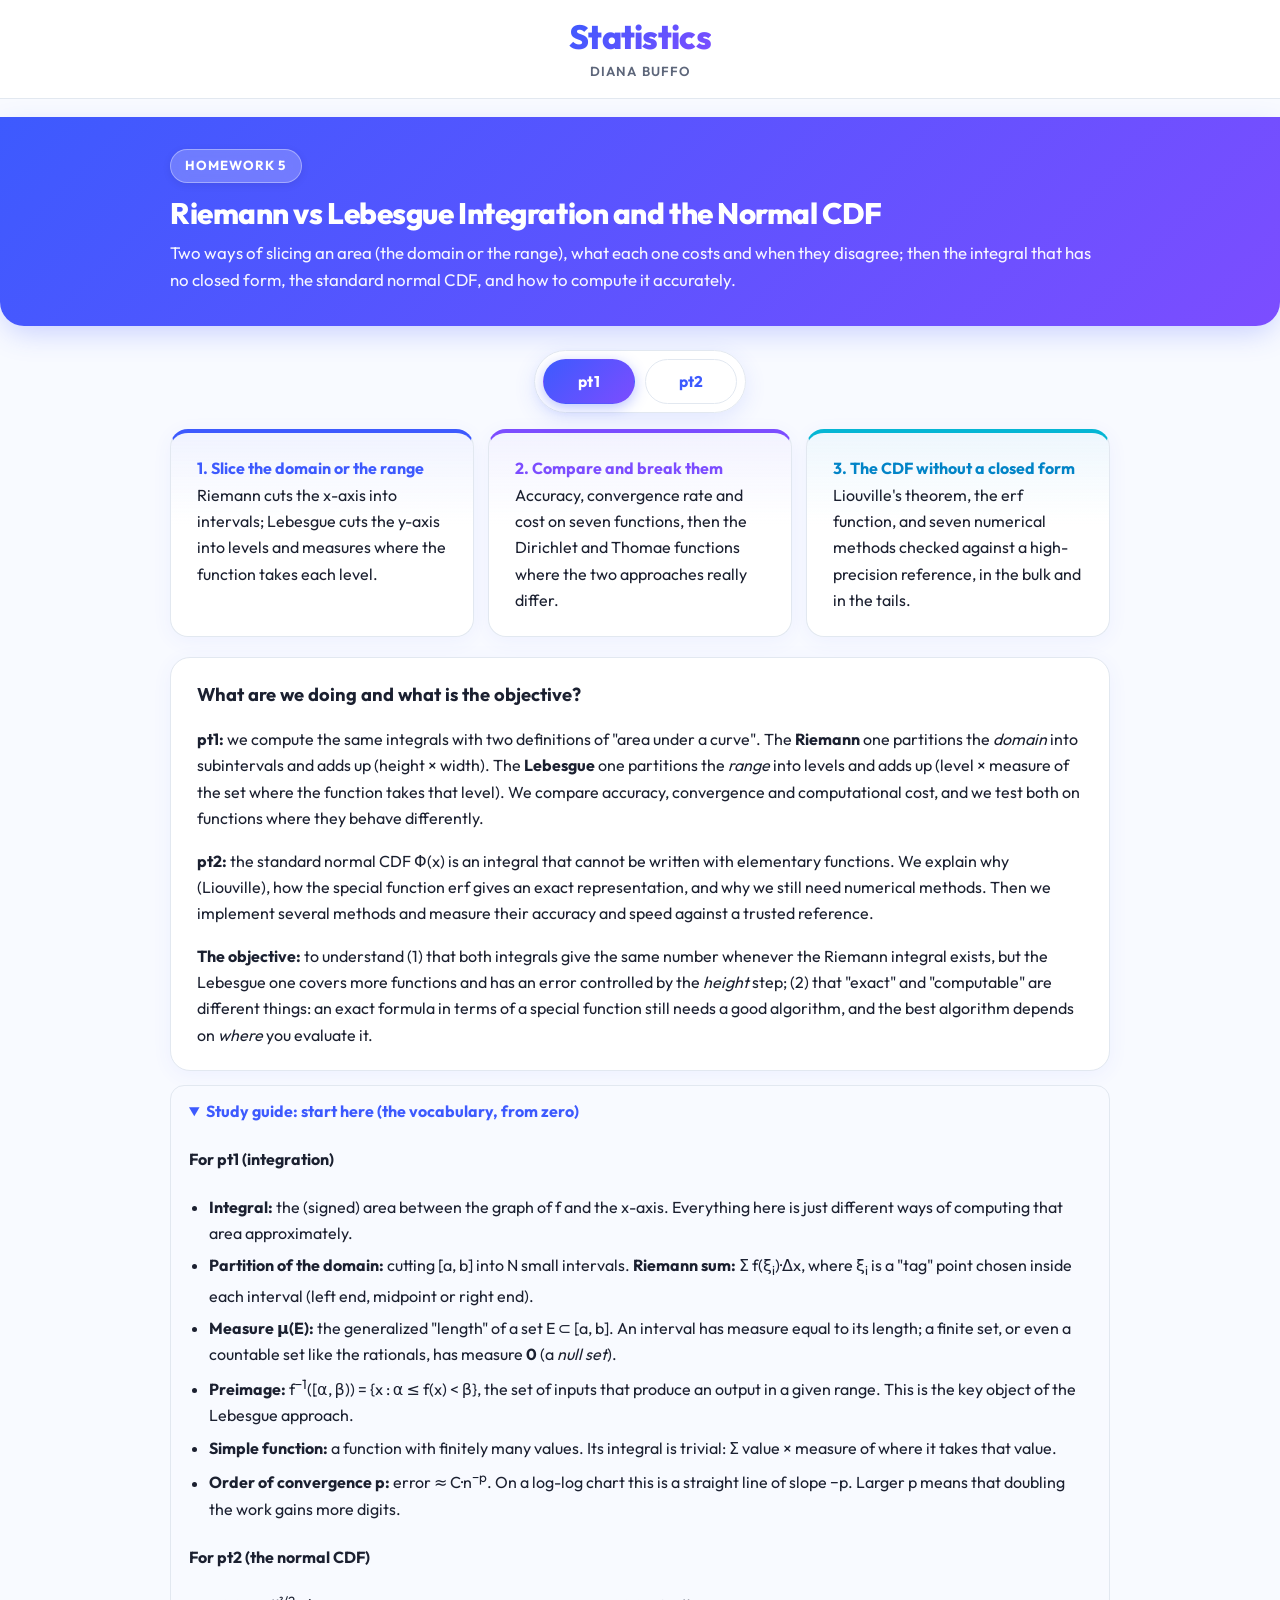
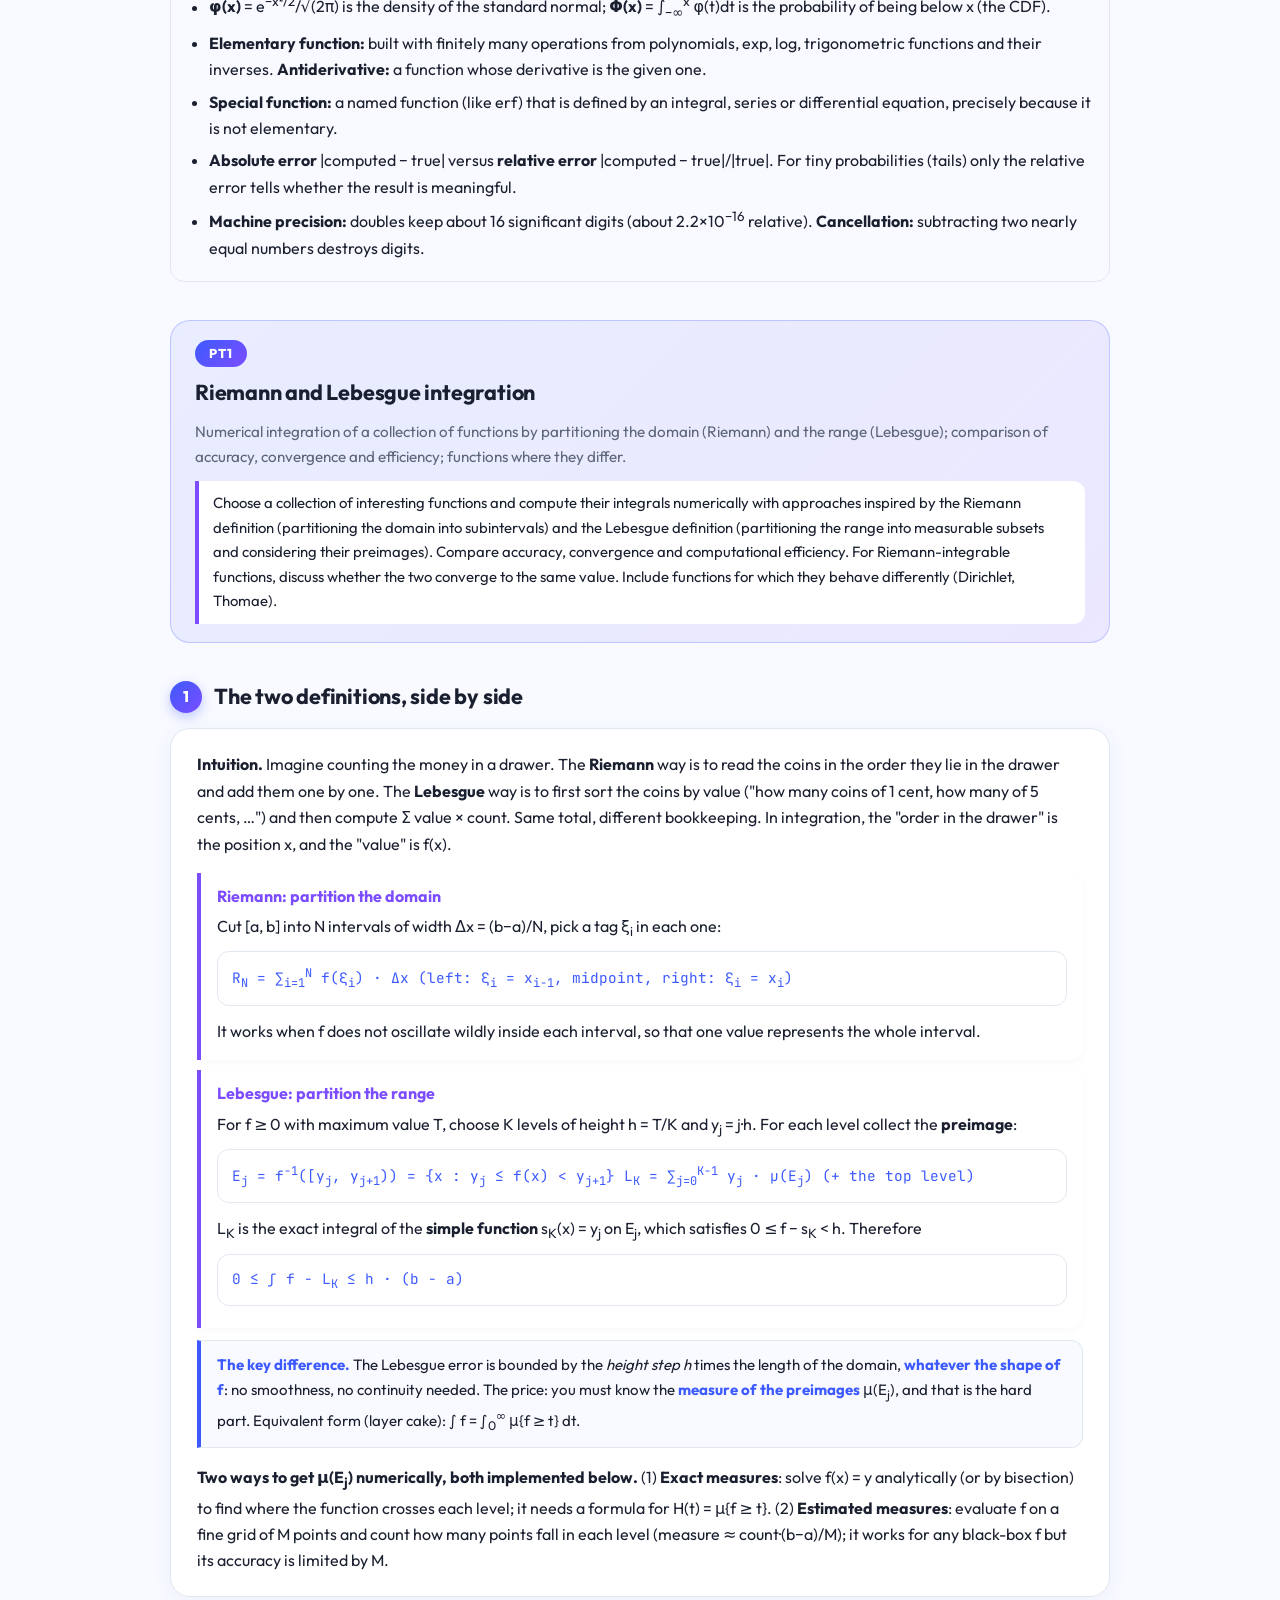
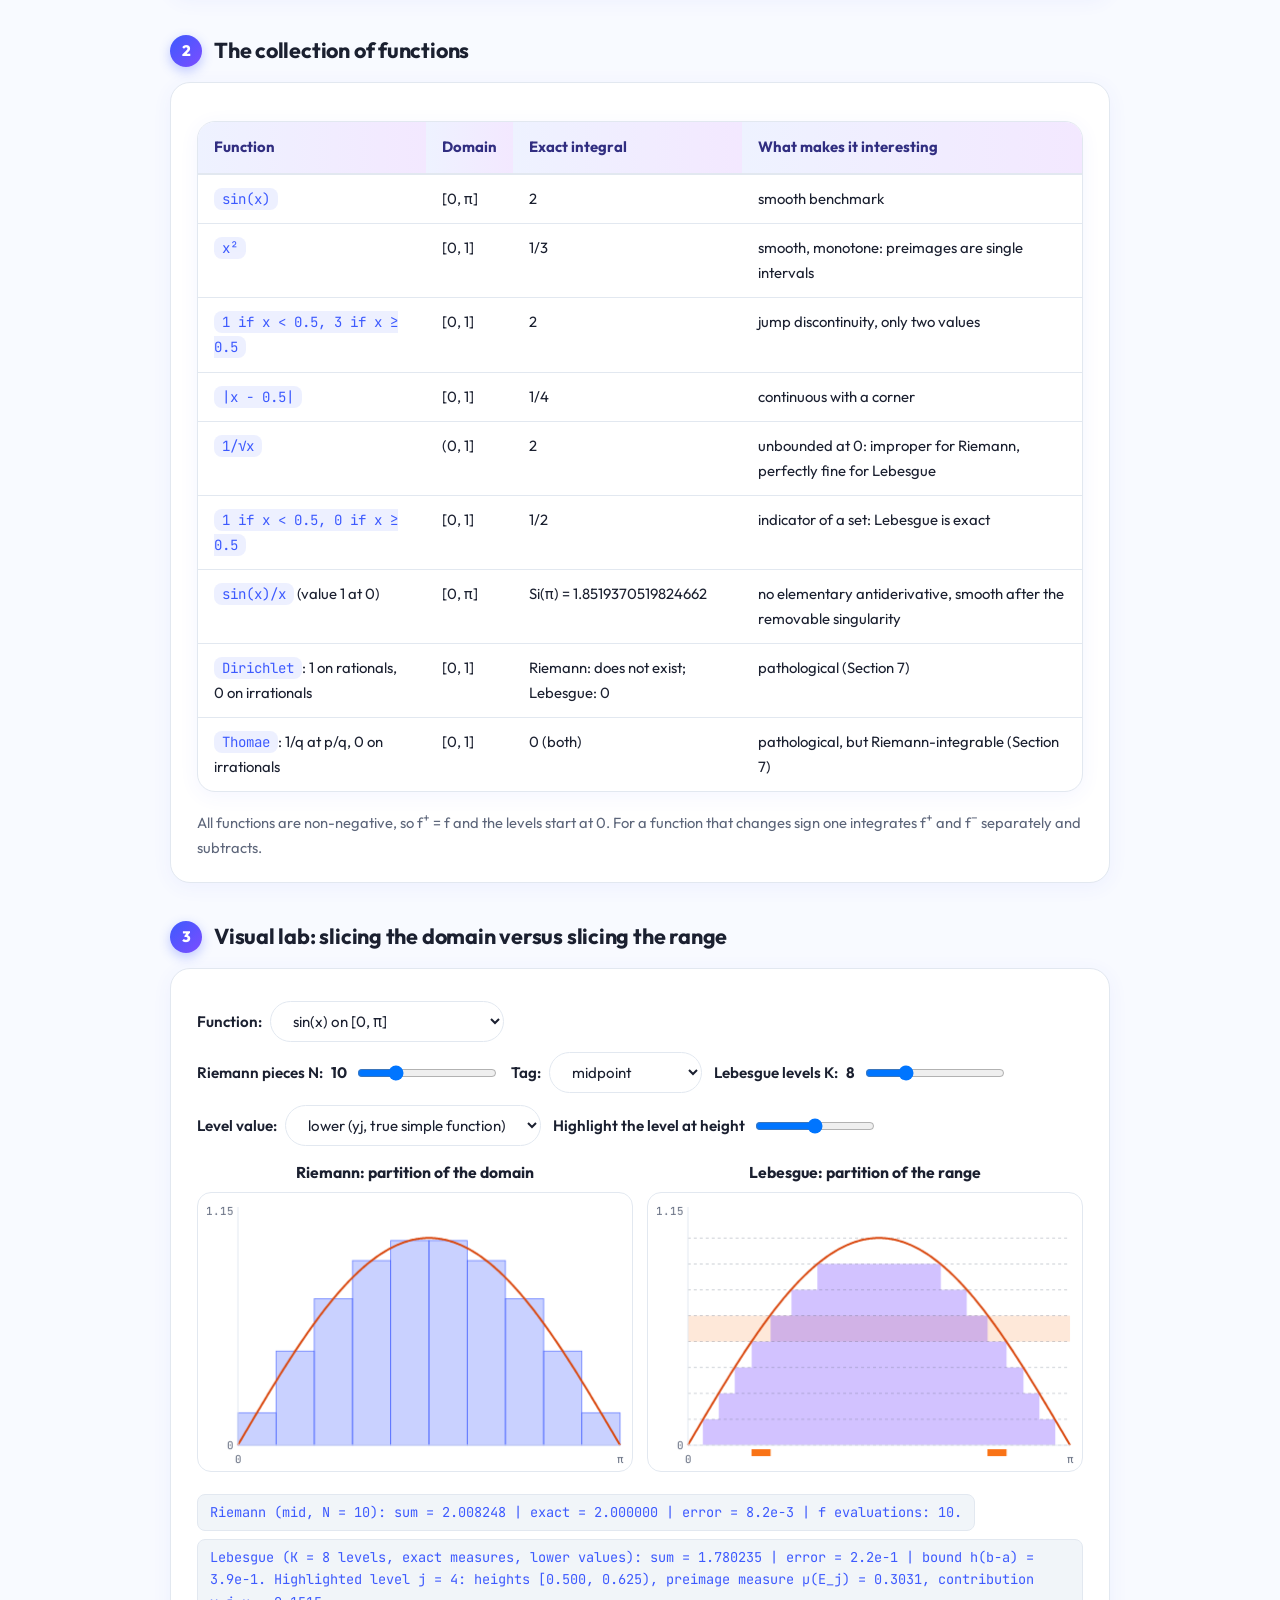
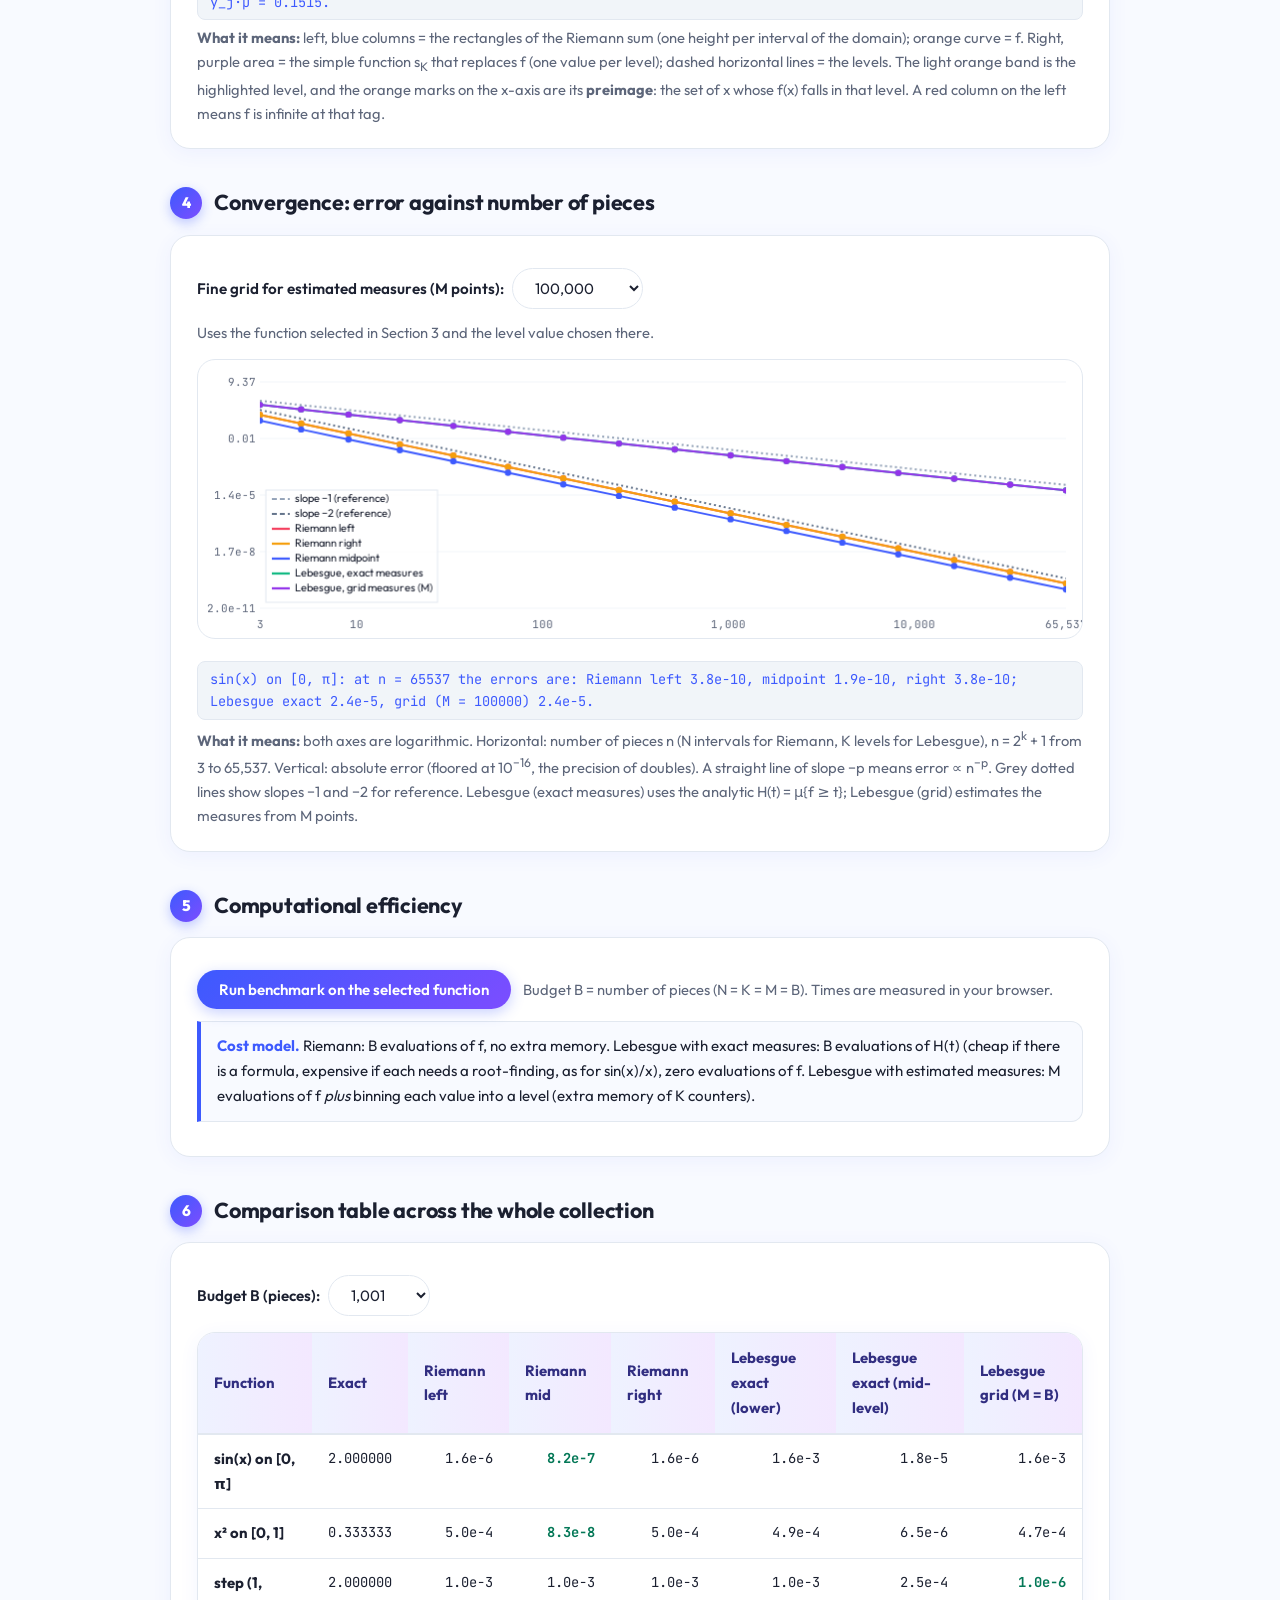
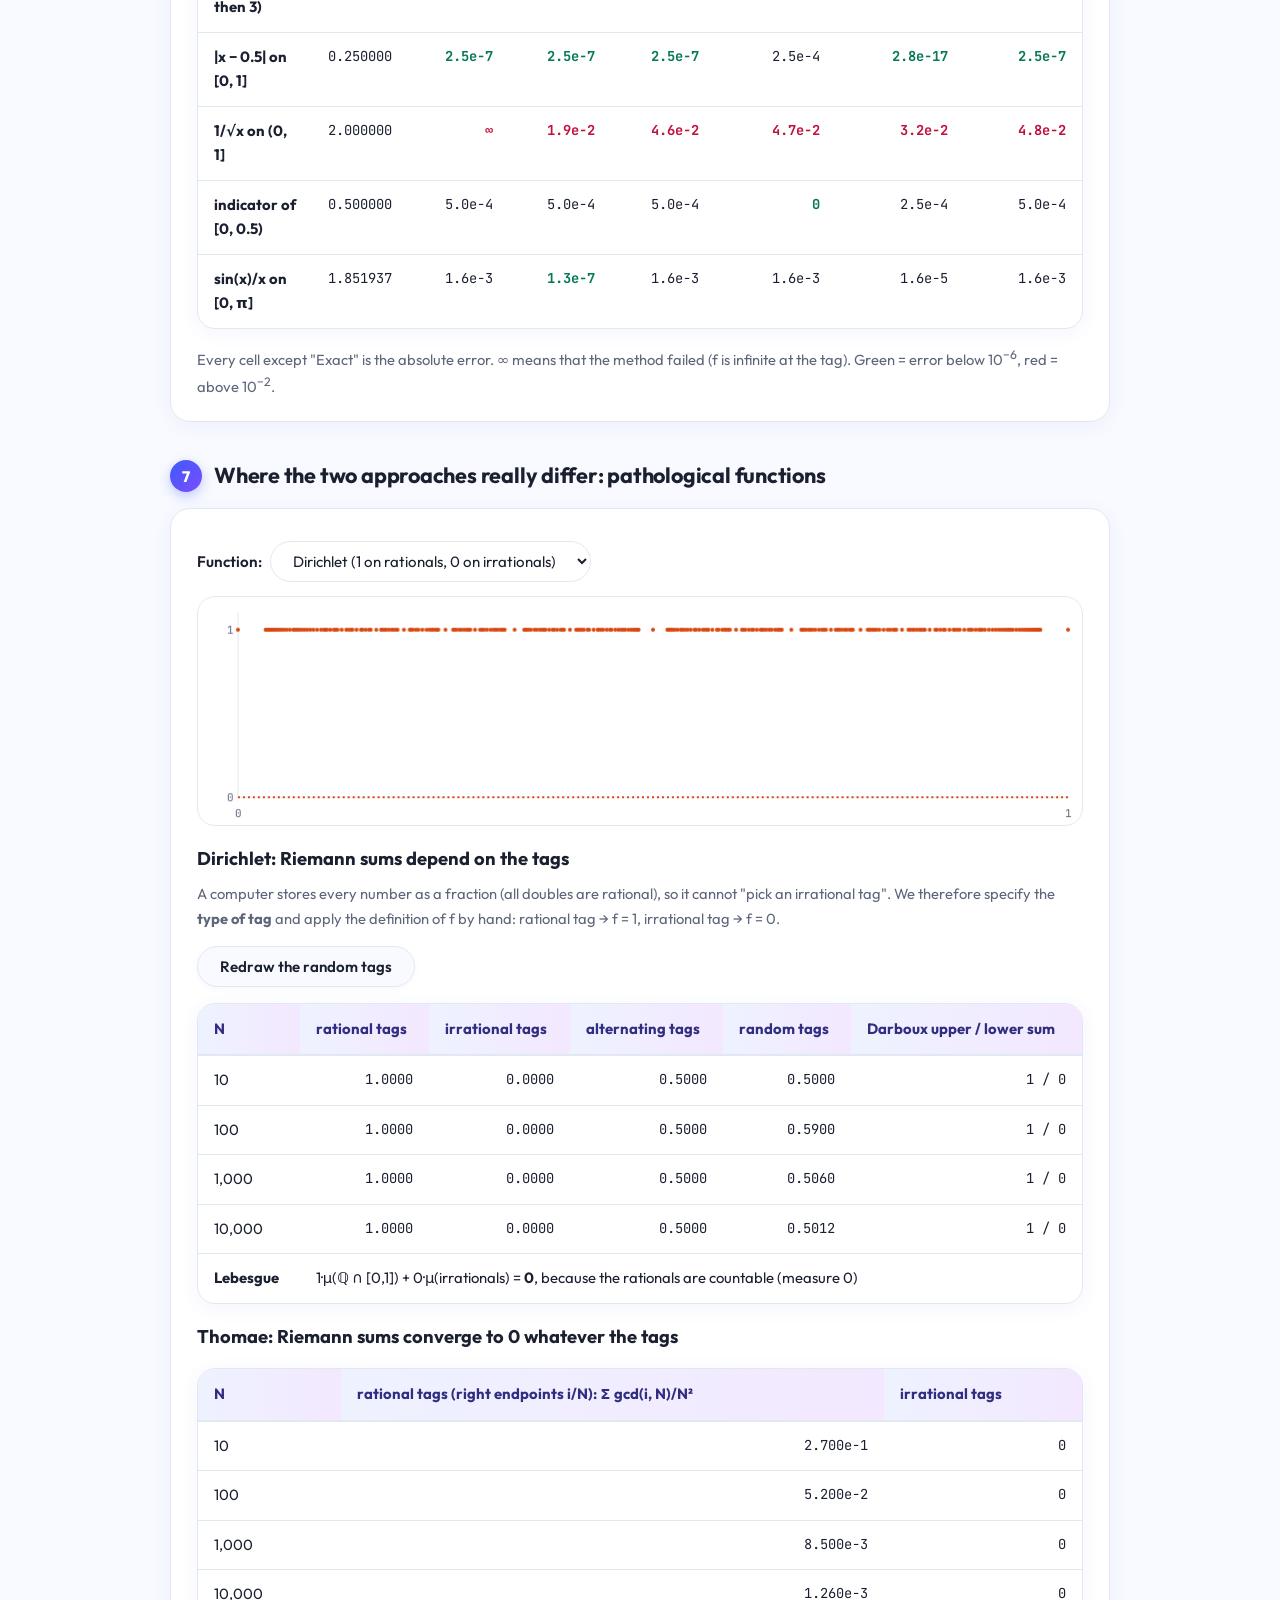
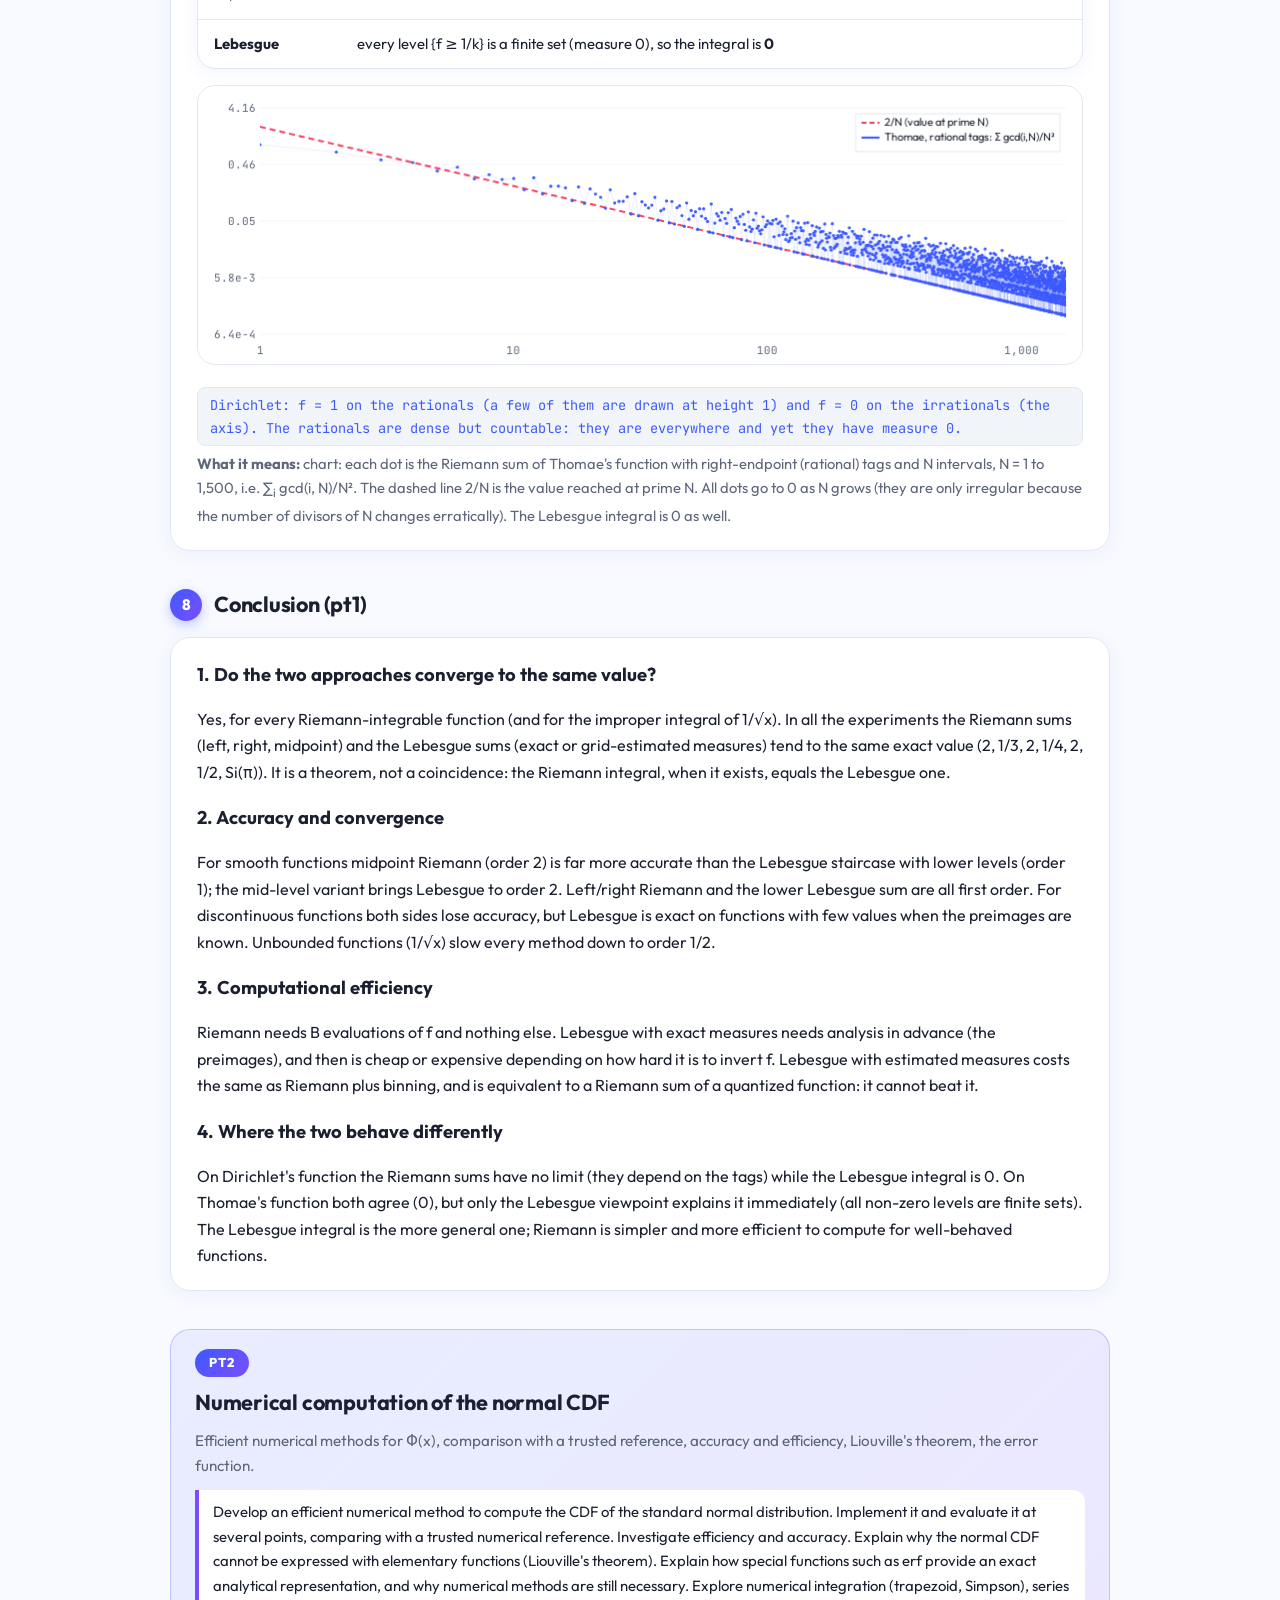
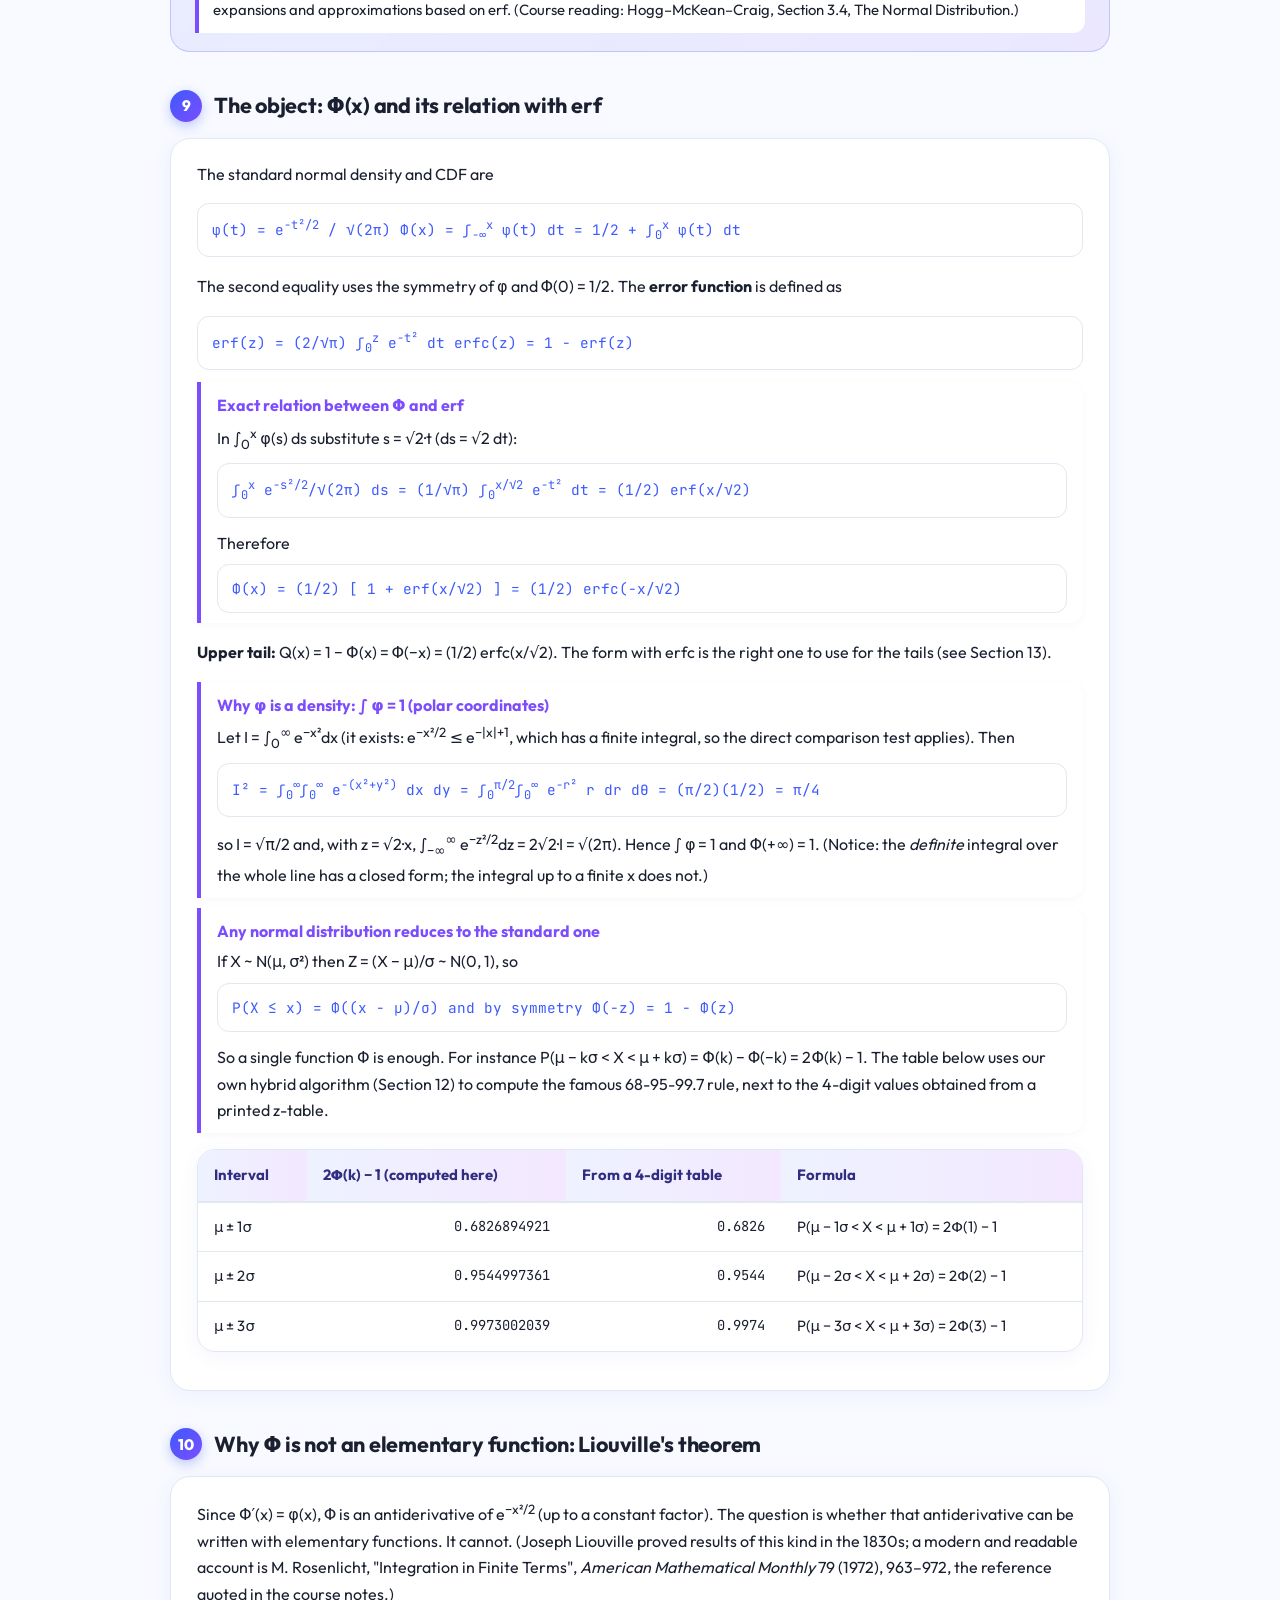
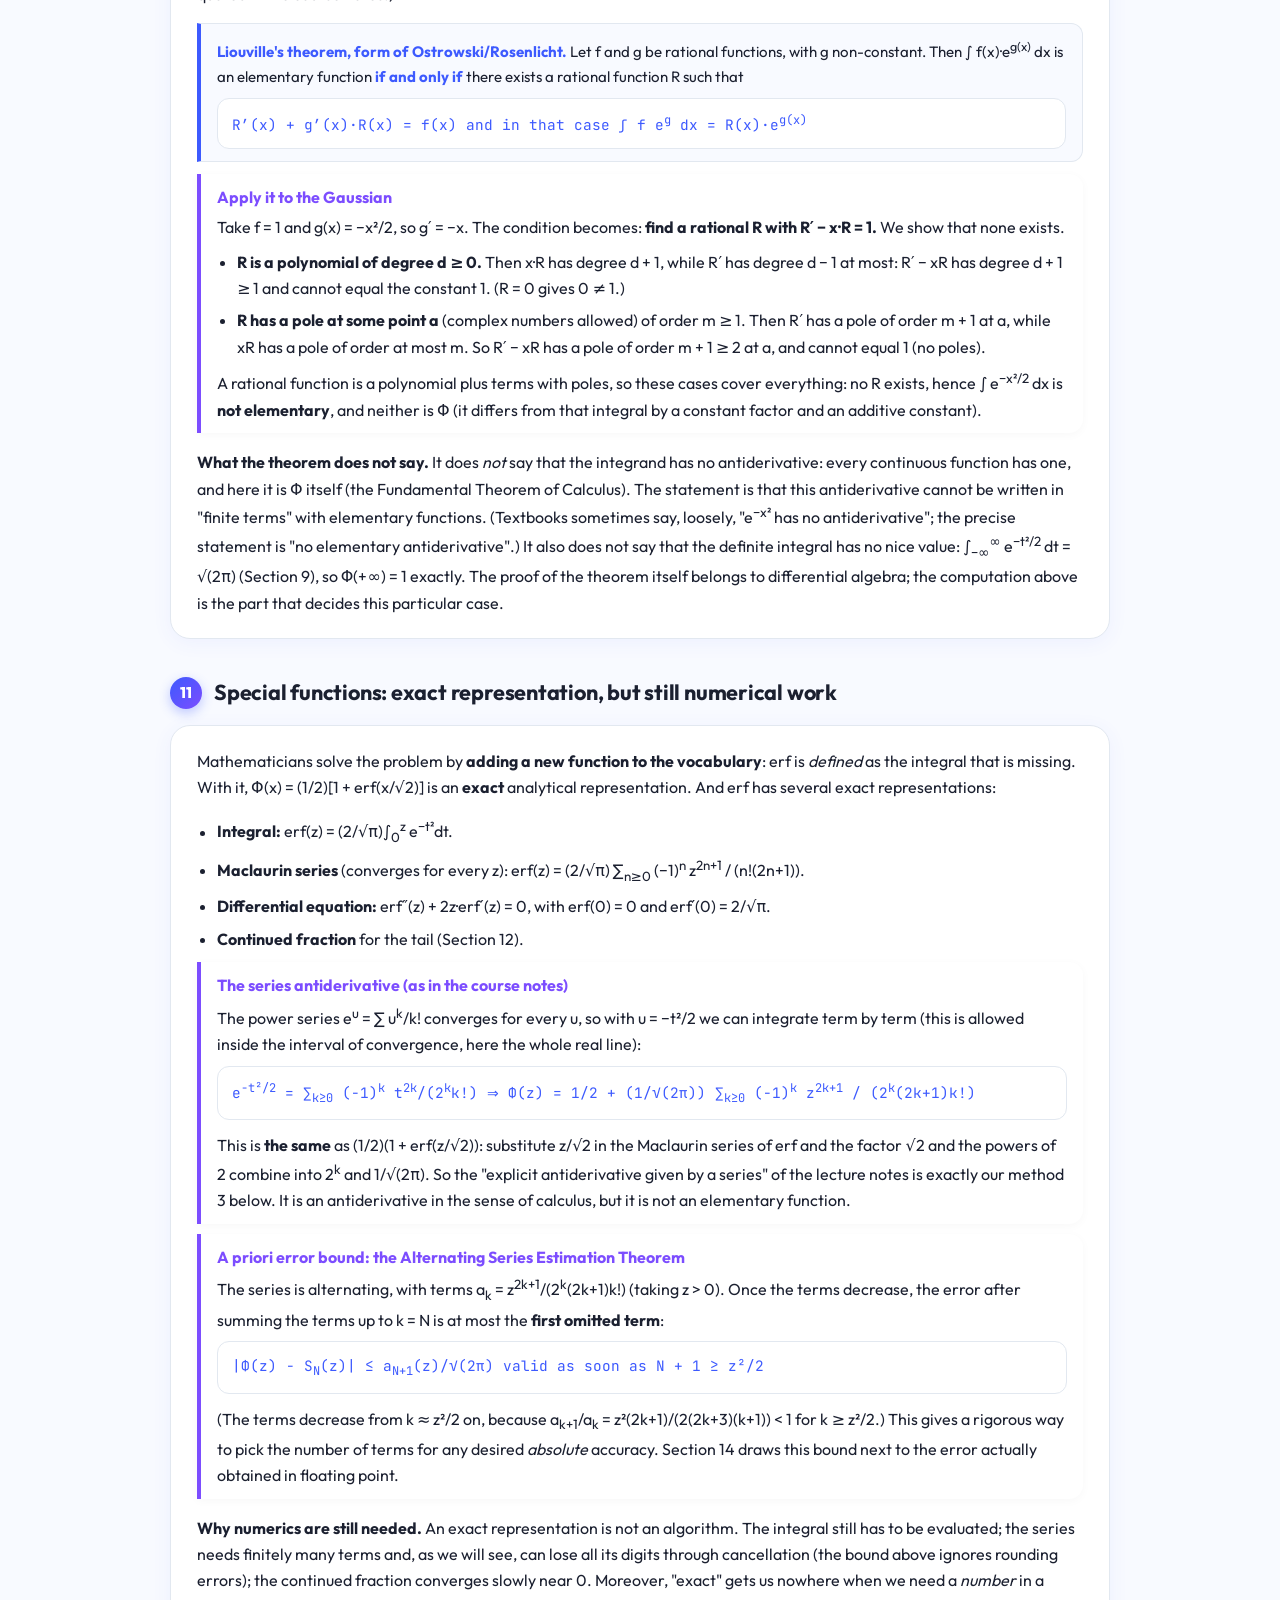
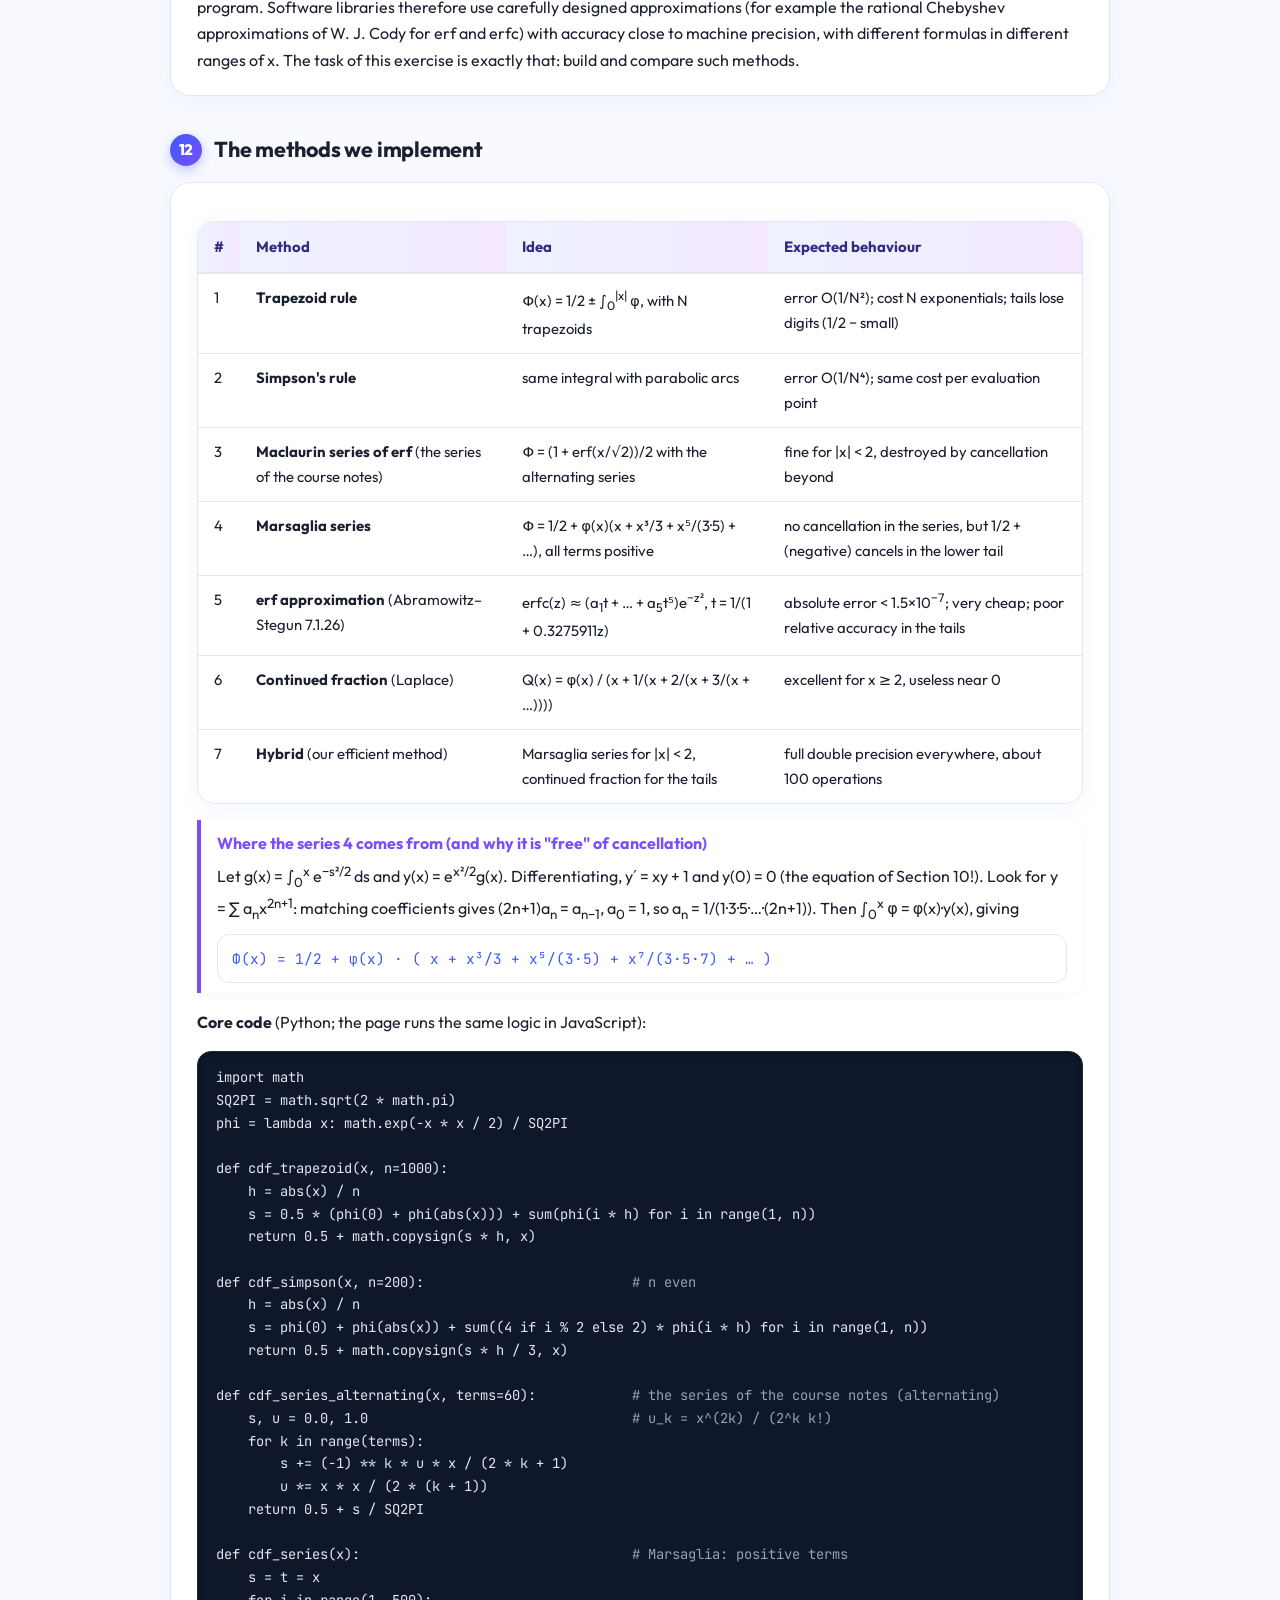
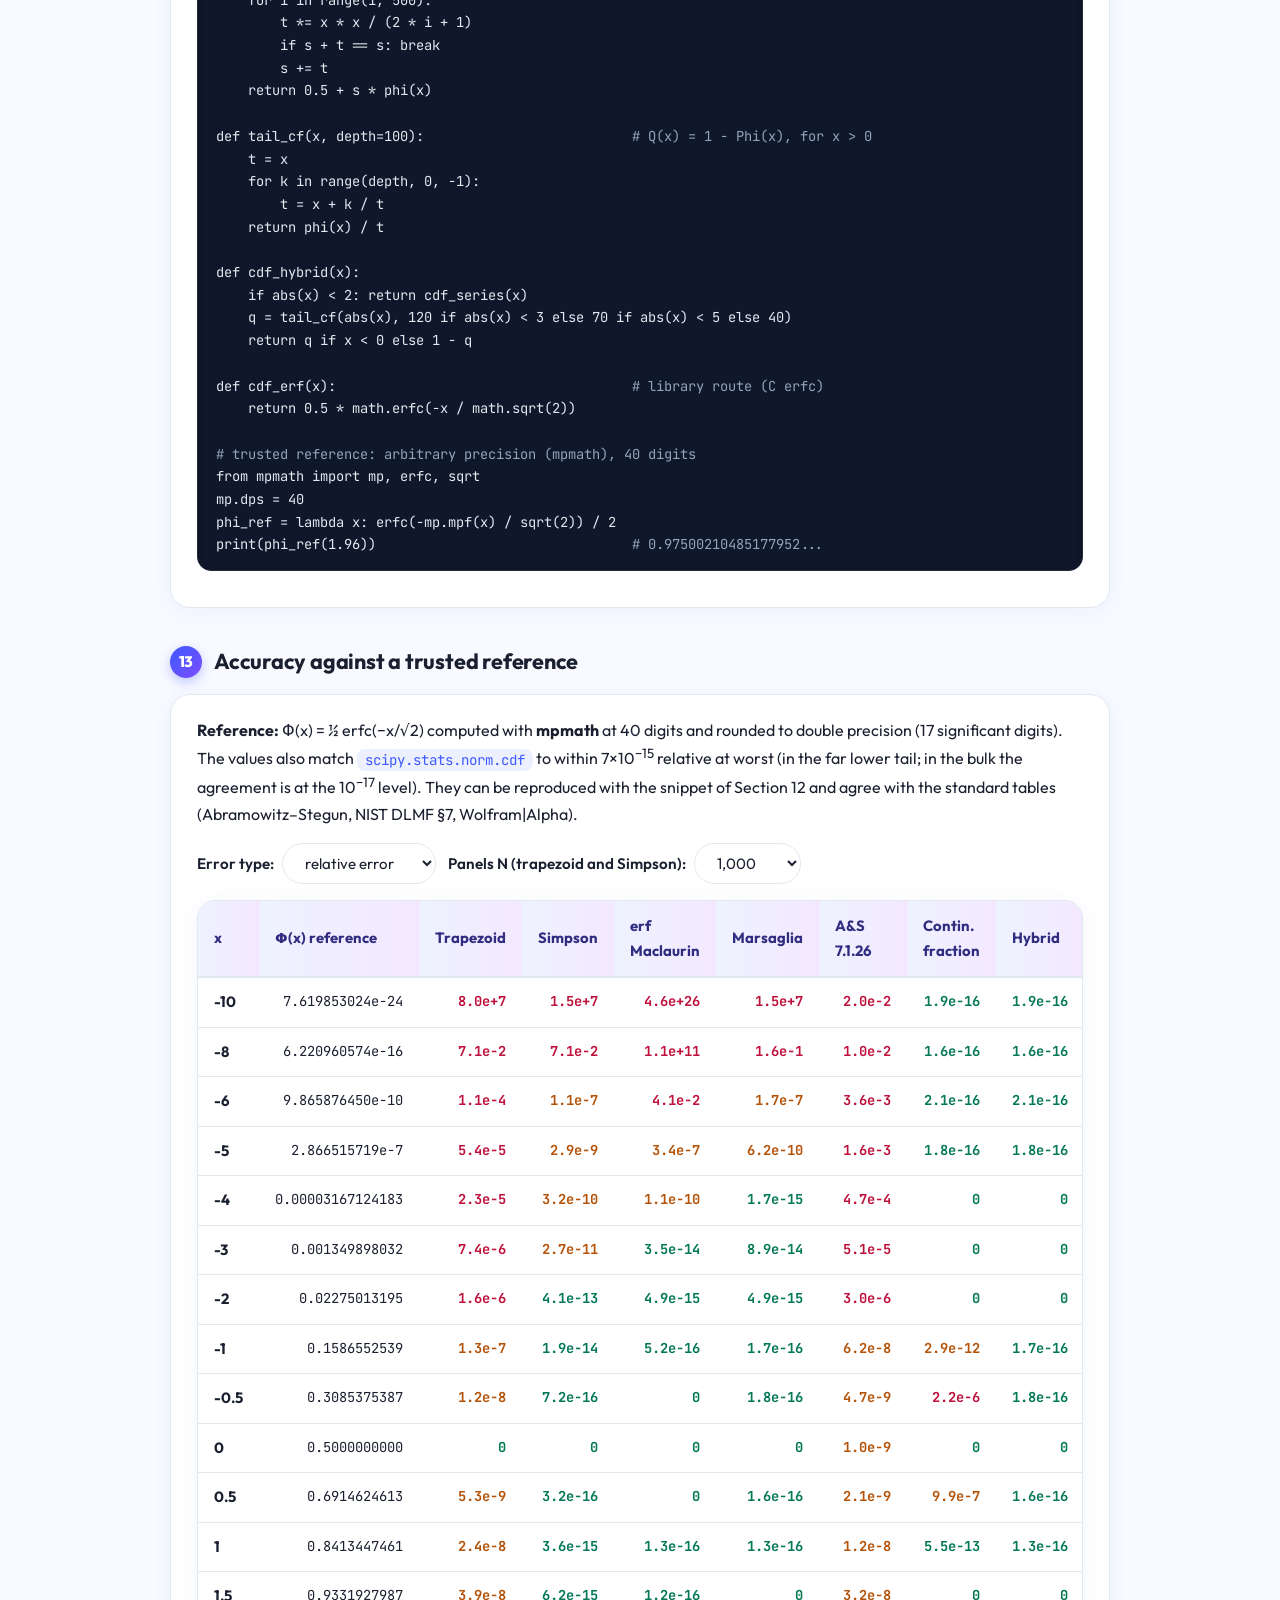
<file: homework5.html>
<!DOCTYPE html>
<html lang="en">

<head>
    <meta charset="utf-8">
    <meta name="viewport" content="width=device-width, initial-scale=1, viewport-fit=cover">
    <title>Homework 5 – Riemann vs Lebesgue Integration and the Normal CDF | Diana Buffo</title>
    <link rel="preconnect" href="https://fonts.googleapis.com">
    <link rel="preconnect" href="https://fonts.gstatic.com" crossorigin>
    <link
        href="https://fonts.googleapis.com/css2?family=Outfit:wght@400;500;600;700;800&family=JetBrains+Mono:wght@400;500;600&display=swap"
        rel="stylesheet">
    <link rel="stylesheet" href="css/homework3.css">
    <link rel="stylesheet" href="css/homework5.css">
</head>

<body>

    <!-- NAVBAR CENTRATA -->
    <nav class="navbar">
        <a href="index.html" class="brand-centered" title="Back to Home">
            <span class="brand-title">Statistics</span>
            <span class="brand-subtitle">Diana Buffo</span>
        </a>
    </nav>

    <!-- HEADER -->
    <header>
        <div>
            <div class="hw-tag">Homework 5</div>
            <h1>Riemann vs Lebesgue Integration and the Normal CDF</h1>
            <p>Two ways of slicing an area (the domain or the range), what each one costs and when they disagree; then
                the integral that has no closed form, the standard normal CDF, and how to compute it accurately.</p>
        </div>
    </header>

    <main>

        <!-- TASTI pt1 / pt2 -->
        <div class="pt-nav" id="ptNav">
            <a href="#pt1" class="pt-pill active" data-pt="pt1"
                title="Riemann and Lebesgue integration">pt1</a>
            <a href="#pt2" class="pt-pill" data-pt="pt2"
                title="Numerical computation of the normal CDF">pt2</a>
        </div>

        <!-- 3 STEP PREVIEW CARDS -->
        <div class="steps">
            <div class="card"><b>1. Slice the domain or the range</b><br>Riemann cuts the x-axis into intervals;
                Lebesgue cuts the y-axis into levels and measures where the function takes each level.</div>
            <div class="card"><b>2. Compare and break them</b><br>Accuracy, convergence rate and cost on seven
                functions, then the Dirichlet and Thomae functions where the two approaches really differ.</div>
            <div class="card"><b>3. The CDF without a closed form</b><br>Liouville's theorem, the erf function, and
                seven numerical methods checked against a high-precision reference, in the bulk and in the tails.</div>
        </div>

        <!-- OVERVIEW -->
        <div class="card">
            <h3 style="margin-top:0;">What are we doing and what is the objective?</h3>
            <p>
                <b>pt1:</b> we compute the same integrals with two definitions of "area under a curve". The
                <b>Riemann</b> one partitions the <i>domain</i> into subintervals and adds up (height &times; width).
                The <b>Lebesgue</b> one partitions the <i>range</i> into levels and adds up (level &times; measure of
                the set where the function takes that level). We compare accuracy, convergence and computational cost,
                and we test both on functions where they behave differently.
            </p>
            <p>
                <b>pt2:</b> the standard normal CDF &Phi;(x) is an integral that cannot be written with elementary
                functions. We explain why (Liouville), how the special function erf gives an exact representation, and
                why we still need numerical methods. Then we implement several methods and measure their accuracy and
                speed against a trusted reference.
            </p>
            <p style="margin-bottom:0;">
                <b>The objective:</b> to understand (1) that both integrals give the same number whenever the Riemann
                integral exists, but the Lebesgue one covers more functions and has an error controlled by the
                <i>height</i> step; (2) that "exact" and "computable" are different things: an exact formula in terms of
                a special function still needs a good algorithm, and the best algorithm depends on <i>where</i> you
                evaluate it.
            </p>
        </div>

        <!-- STUDY GUIDE: START HERE -->
        <details class="study" open>
            <summary>Study guide: start here (the vocabulary, from zero)</summary>
            <div class="study-body">

<h4>For pt1 (integration)</h4>
                <ul>
                    <li><b>Integral:</b> the (signed) area between the graph of f and the x-axis. Everything here is
                        just different ways of computing that area approximately.</li>
                    <li><b>Partition of the domain:</b> cutting [a, b] into N small intervals. <b>Riemann sum:</b>
                        &Sigma; f(&xi;<sub>i</sub>)&middot;&Delta;x, where &xi;<sub>i</sub> is a "tag" point chosen
                        inside each interval (left end, midpoint or right end).</li>
                    <li><b>Measure &mu;(E):</b> the generalized "length" of a set E &sub; [a, b]. An interval has
                        measure equal to its length; a finite set, or even a countable set like the rationals, has
                        measure <b>0</b> (a <i>null set</i>).</li>
                    <li><b>Preimage:</b> f<sup>&minus;1</sup>([&alpha;, &beta;)) = {x : &alpha; &le; f(x) &lt; &beta;},
                        the set of inputs that produce an output in a given range. This is the key object of the
                        Lebesgue approach.</li>
                    <li><b>Simple function:</b> a function with finitely many values. Its integral is trivial: &Sigma;
                        value &times; measure of where it takes that value.</li>
                    <li><b>Order of convergence p:</b> error &asymp; C&middot;n<sup>&minus;p</sup>. On a log-log chart
                        this is a straight line of slope &minus;p. Larger p means that doubling the work gains more
                        digits.</li>
                </ul>
                <h4>For pt2 (the normal CDF)</h4>
                <ul>
                    <li><b>&phi;(x)</b> = e<sup>&minus;x&sup2;/2</sup>/&radic;(2&pi;) is the density of the standard
                        normal; <b>&Phi;(x)</b> = &int;<sub>&minus;&infin;</sub><sup>x</sup> &phi;(t)dt is the
                        probability of being below x (the CDF).</li>
                    <li><b>Elementary function:</b> built with finitely many operations from polynomials, exp, log,
                        trigonometric functions and their inverses. <b>Antiderivative:</b> a function whose derivative
                        is the given one.</li>
                    <li><b>Special function:</b> a named function (like erf) that is defined by an integral, series or
                        differential equation, precisely because it is not elementary.</li>
                    <li><b>Absolute error</b> |computed &minus; true| versus <b>relative error</b> |computed &minus;
                        true|/|true|. For tiny probabilities (tails) only the relative error tells whether the result is
                        meaningful.</li>
                    <li><b>Machine precision:</b> doubles keep about 16 significant digits (about
                        2.2&times;10<sup>&minus;16</sup> relative). <b>Cancellation:</b> subtracting two nearly equal
                        numbers destroys digits.</li>
                </ul>
            </div>
        </details>

        <!-- ===================== pt1 ===================== -->
        <section id="pt1" class="pt-anchor">
            <div class="pt-banner">
                <span class="pt-tag">pt1</span>
                <h2>Riemann and Lebesgue integration</h2>
                <p>Numerical integration of a collection of functions by partitioning the domain (Riemann) and the range
                    (Lebesgue); comparison of accuracy, convergence and efficiency; functions where they differ.</p>
                <blockquote>Choose a collection of interesting functions and compute their integrals numerically with
                    approaches inspired by the Riemann definition (partitioning the domain into subintervals) and the
                    Lebesgue definition (partitioning the range into measurable subsets and considering their
                    preimages). Compare accuracy, convergence and computational efficiency. For Riemann-integrable
                    functions, discuss whether the two converge to the same value. Include functions for which they
                    behave differently (Dirichlet, Thomae).</blockquote>
            </div>

            <!-- SECTION 1 -->
            <h2><span class="n">1</span> The two definitions, side by side</h2>
            <div class="card">
                <p style="margin-top:0;"><b>Intuition.</b> Imagine counting the money in a drawer. The <b>Riemann</b>
                    way is to read the coins in the order they lie in the drawer and add them one by one. The
                    <b>Lebesgue</b> way is to first sort the coins by value ("how many coins of 1 cent, how many of 5
                    cents, &hellip;") and then compute &Sigma; value &times; count. Same total, different bookkeeping.
                    In integration, the "order in the drawer" is the position x, and the "value" is f(x).
                </p>

                <div class="dstep"><span class="t">Riemann: partition the domain</span>
                    <p>Cut [a, b] into N intervals of width &Delta;x = (b&minus;a)/N, pick a tag &xi;<sub>i</sub> in
                        each one:</p>
                    <span class="formula">R<sub>N</sub> = &sum;<sub>i=1</sub><sup>N</sup> f(&xi;<sub>i</sub>) &middot;
                        &Delta;x (left: &xi;<sub>i</sub> = x<sub>i&minus;1</sub>, midpoint, right: &xi;<sub>i</sub> =
                        x<sub>i</sub>)</span>
                    <p>It works when f does not oscillate wildly inside each interval, so that one value represents the
                        whole interval.</p>
                </div>

                <div class="dstep"><span class="t">Lebesgue: partition the range</span>
                    <p>For f &ge; 0 with maximum value T, choose K levels of height h = T/K and y<sub>j</sub> =
                        j&middot;h. For each level collect the <b>preimage</b>:</p>
                    <span class="formula">E<sub>j</sub> = f<sup>&minus;1</sup>([y<sub>j</sub>, y<sub>j+1</sub>)) = {x :
                        y<sub>j</sub> &le; f(x) &lt; y<sub>j+1</sub>} L<sub>K</sub> =
                        &sum;<sub>j=0</sub><sup>K&minus;1</sup> y<sub>j</sub> &middot; &mu;(E<sub>j</sub>) (+ the top
                        level)</span>
                    <p>L<sub>K</sub> is the exact integral of the <b>simple function</b> s<sub>K</sub>(x) =
                        y<sub>j</sub> on E<sub>j</sub>, which satisfies 0 &le; f &minus; s<sub>K</sub> &lt; h. Therefore
                    </p>
                    <span class="formula">0 &le; &int; f &minus; L<sub>K</sub> &le; h &middot; (b &minus; a)</span>
                </div>

                <div class="callout-academic">
                    <b>The key difference.</b> The Lebesgue error is bounded by the <i>height step h</i> times the
                    length of the domain, <b>whatever the shape of f</b>: no smoothness, no continuity needed. The
                    price: you must know the <b>measure of the preimages</b> &mu;(E<sub>j</sub>), and that is the hard
                    part. Equivalent form (layer cake): &int; f = &int;<sub>0</sub><sup>&infin;</sup> &mu;{f &ge; t} dt.
                </div>

                <p style="margin-bottom:0;"><b>Two ways to get &mu;(E<sub>j</sub>) numerically, both implemented
                        below.</b> (1) <b>Exact measures</b>: solve f(x) = y analytically (or by bisection) to find
                    where the function crosses each level; it needs a formula for H(t) = &mu;{f &ge; t}. (2)
                    <b>Estimated measures</b>: evaluate f on a fine grid of M points and count how many points fall in
                    each level (measure &asymp; count&middot;(b&minus;a)/M); it works for any black-box f but its
                    accuracy is limited by M.
                </p>
            </div>

            

            <!-- SECTION 2 -->
            <h2><span class="n">2</span> The collection of functions</h2>
            <div class="card">
                <div class="wrap">
                    <table>
                        <thead>
                            <tr>
                                <th>Function</th>
                                <th>Domain</th>
                                <th>Exact integral</th>
                                <th>What makes it interesting</th>
                            </tr>
                        </thead>
                        <tbody>
                            <tr>
                                <td><code>sin(x)</code></td>
                                <td>[0, &pi;]</td>
                                <td>2</td>
                                <td>smooth benchmark</td>
                            </tr>
                            <tr>
                                <td><code>x&sup2;</code></td>
                                <td>[0, 1]</td>
                                <td>1/3</td>
                                <td>smooth, monotone: preimages are single intervals</td>
                            </tr>
                            <tr>
                                <td><code>1 if x &lt; 0.5, 3 if x &ge; 0.5</code></td>
                                <td>[0, 1]</td>
                                <td>2</td>
                                <td>jump discontinuity, only two values</td>
                            </tr>
                            <tr>
                                <td><code>|x &minus; 0.5|</code></td>
                                <td>[0, 1]</td>
                                <td>1/4</td>
                                <td>continuous with a corner</td>
                            </tr>
                            <tr>
                                <td><code>1/&radic;x</code></td>
                                <td>(0, 1]</td>
                                <td>2</td>
                                <td>unbounded at 0: improper for Riemann, perfectly fine for Lebesgue</td>
                            </tr>
                            <tr>
                                <td><code>1 if x &lt; 0.5, 0 if x &ge; 0.5</code></td>
                                <td>[0, 1]</td>
                                <td>1/2</td>
                                <td>indicator of a set: Lebesgue is exact</td>
                            </tr>
                            <tr>
                                <td><code>sin(x)/x</code> (value 1 at 0)</td>
                                <td>[0, &pi;]</td>
                                <td>Si(&pi;) = 1.8519370519824662</td>
                                <td>no elementary antiderivative, smooth after the removable singularity</td>
                            </tr>
                            <tr>
                                <td><code>Dirichlet</code>: 1 on rationals, 0 on irrationals</td>
                                <td>[0, 1]</td>
                                <td>Riemann: does not exist; Lebesgue: 0</td>
                                <td>pathological (Section 7)</td>
                            </tr>
                            <tr>
                                <td><code>Thomae</code>: 1/q at p/q, 0 on irrationals</td>
                                <td>[0, 1]</td>
                                <td>0 (both)</td>
                                <td>pathological, but Riemann-integrable (Section 7)</td>
                            </tr>
                        </tbody>
                    </table>
                </div>
                <p class="mut" style="margin:0;">All functions are non-negative, so f<sup>+</sup> = f and the levels
                    start at 0. For a function that changes sign one integrates f<sup>+</sup> and f<sup>&minus;</sup>
                    separately and subtracts.</p>
            </div>

            <!-- SECTION 3 -->
            <h2><span class="n">3</span> Visual lab: slicing the domain versus slicing the range</h2>
            <div class="card">
                <div class="row">
                    <label>Function:
                        <select id="fnSel">
                            <option value="sin" selected>sin(x) on [0, &pi;]</option>
                            <option value="sq">x&sup2; on [0, 1]</option>
                            <option value="step">step: 1 if x &lt; 0.5, else 3</option>
                            <option value="abs">|x &minus; 0.5| on [0, 1]</option>
                            <option value="isq">1/&radic;x on (0, 1]</option>
                            <option value="ind">indicator: 1 if x &lt; 0.5, else 0</option>
                            <option value="sinc">sin(x)/x on [0, &pi;]</option>
                        </select>
                    </label>
                </div>
                <div class="row">
                    <label>Riemann pieces N: <b id="rNDisp">10</b>
                        <input id="rN" type="range" min="2" max="60" value="10" style="width:140px;">
                    </label>
                    <label>Tag:
                        <select id="rRule">
                            <option value="left">left endpoint</option>
                            <option value="mid" selected>midpoint</option>
                            <option value="right">right endpoint</option>
                        </select>
                    </label>
                    <label>Lebesgue levels K: <b id="lKDisp">8</b>
                        <input id="lK" type="range" min="2" max="40" value="8" style="width:140px;">
                    </label>
                    <label>Level value:
                        <select id="lRep">
                            <option value="0" selected>lower (y<sub>j</sub>, true simple function)</option>
                            <option value="0.5">mid-level (y<sub>j</sub> + h/2)</option>
                        </select>
                    </label>
                    <label>Highlight the level at height
                        <input id="lHi" type="range" min="0" max="100" value="50" style="width:120px;">
                    </label>
                </div>

                <div class="canvas-grid-2">
                    <div>
                        <h3 style="margin:0 0 6px; font-size:0.98rem; text-align:center;">Riemann: partition of the
                            domain</h3>
                        <canvas id="canvasRiem" style="height:280px;"></canvas>
                    </div>
                    <div>
                        <h3 style="margin:0 0 6px; font-size:0.98rem; text-align:center;">Lebesgue: partition of the
                            range</h3>
                        <canvas id="canvasLeb" style="height:280px;"></canvas>
                    </div>
                </div>
                <div class="live-readout" id="riemReadout">Computing...</div>
                <div class="live-readout" id="lebReadout">Computing...</div>
                <p class="mut" style="margin:6px 0 0;">
                    <b>What it means:</b> left, blue columns = the rectangles of the Riemann sum (one height per
                    interval of the domain); orange curve = f. Right, purple area = the simple function s<sub>K</sub>
                    that replaces f (one value per level); dashed horizontal lines = the levels. The light orange band
                    is the highlighted level, and the orange marks on the x-axis are its <b>preimage</b>: the set of x
                    whose f(x) falls in that level. A red column on the left means f is infinite at that tag.
                </p>
            </div>

            

            <!-- SECTION 4 -->
            <h2><span class="n">4</span> Convergence: error against number of pieces</h2>
            <div class="card">
                <div class="row">
                    <label>Fine grid for estimated measures (M points):
                        <select id="convM">
                            <option value="10000">10,000</option>
                            <option value="100000" selected>100,000</option>
                            <option value="1000000">1,000,000</option>
                        </select>
                    </label>
                    <span class="mut">Uses the function selected in Section 3 and the level value chosen there.</span>
                </div>
                <div class="canvas-container">
                    <canvas id="canvasConv"></canvas>
                </div>
                <div class="live-readout" id="convReadout">Computing...</div>
                <p class="mut" style="margin:6px 0 0;">
                    <b>What it means:</b> both axes are logarithmic. Horizontal: number of pieces n (N intervals for
                    Riemann, K levels for Lebesgue), n = 2<sup>k</sup> + 1 from 3 to 65,537. Vertical: absolute error
                    (floored at 10<sup>&minus;16</sup>, the precision of doubles). A straight line of slope &minus;p
                    means error &prop; n<sup>&minus;p</sup>. Grey dotted lines show slopes &minus;1 and &minus;2 for
                    reference. Lebesgue (exact measures) uses the analytic H(t) = &mu;{f &ge; t}; Lebesgue (grid)
                    estimates the measures from M points.
                </p>
            </div>

            

            <!-- SECTION 5 -->
            <h2><span class="n">5</span> Computational efficiency</h2>
            <div class="card">
                <div class="row">
                    <button id="btnBench">Run benchmark on the selected function</button>
                    <span class="mut">Budget B = number of pieces (N = K = M = B). Times are measured in your
                        browser.</span>
                </div>
                <div id="benchOut"></div>
                <div class="callout-academic" style="margin-top:12px;">
                    <b>Cost model.</b> Riemann: B evaluations of f, no extra memory. Lebesgue with exact measures: B
                    evaluations of H(t) (cheap if there is a formula, expensive if each needs a root-finding, as for
                    sin(x)/x), zero evaluations of f. Lebesgue with estimated measures: M evaluations of f <i>plus</i>
                    binning each value into a level (extra memory of K counters).
                </div>
            </div>

            

            <!-- SECTION 6 -->
            <h2><span class="n">6</span> Comparison table across the whole collection</h2>
            <div class="card">
                <div class="row">
                    <label>Budget B (pieces):
                        <select id="cmpB">
                            <option value="11">11</option>
                            <option value="101">101</option>
                            <option value="1001" selected>1,001</option>
                            <option value="10001">10,001</option>
                        </select>
                    </label>
                </div>
                <div class="wrap">
                    <table>
                        <thead>
                            <tr>
                                <th>Function</th>
                                <th>Exact</th>
                                <th>Riemann left</th>
                                <th>Riemann mid</th>
                                <th>Riemann right</th>
                                <th>Lebesgue exact (lower)</th>
                                <th>Lebesgue exact (mid-level)</th>
                                <th>Lebesgue grid (M = B)</th>
                            </tr>
                        </thead>
                        <tbody id="cmpBody">
                            <tr>
                                <td colspan="8" class="mut">Computing...</td>
                            </tr>
                        </tbody>
                    </table>
                </div>
                <p class="mut" style="margin:6px 0 0;">Every cell except "Exact" is the absolute error. &infin; means
                    that the method failed (f is infinite at the tag). Green = error below 10<sup>&minus;6</sup>, red =
                    above 10<sup>&minus;2</sup>.</p>
            </div>

            


            <!-- SECTION 7 -->
            <h2><span class="n">7</span> Where the two approaches really differ: pathological functions</h2>
            <div class="card">
                <div class="row">
                    <label>Function:
                        <select id="pathoSel">
                            <option value="dir" selected>Dirichlet (1 on rationals, 0 on irrationals)</option>
                            <option value="thom">Thomae (1/q at p/q, 0 on irrationals)</option>
                        </select>
                    </label>
                </div>
                <div class="canvas-container" style="margin-bottom:0;">
                    <canvas id="canvasPatho" style="height:230px;"></canvas>
                </div>

                <h3>Dirichlet: Riemann sums depend on the tags</h3>
                <p class="mut" style="margin-top:0;">A computer stores every number as a fraction (all doubles are
                    rational), so it cannot "pick an irrational tag". We therefore specify the <b>type of tag</b> and
                    apply the definition of f by hand: rational tag &rarr; f = 1, irrational tag &rarr; f = 0.</p>
                <div class="row"><button class="sec" id="btnDirRand">Redraw the random tags</button></div>
                <div class="wrap">
                    <table id="dirTable"></table>
                </div>

                <h3>Thomae: Riemann sums converge to 0 whatever the tags</h3>
                <div class="wrap">
                    <table id="thomTable"></table>
                </div>
                <div class="canvas-container">
                    <canvas id="canvasThom"></canvas>
                </div>
                <div class="live-readout" id="pathoReadout">Computing...</div>
                <p class="mut" style="margin:6px 0 0;">
                    <b>What it means:</b> chart: each dot is the Riemann sum of Thomae's function with right-endpoint
                    (rational) tags and N intervals, N = 1 to 1,500, i.e. &sum;<sub>i</sub> gcd(i, N)/N&sup2;. The
                    dashed line 2/N is the value reached at prime N. All dots go to 0 as N grows (they are only
                    irregular because the number of divisors of N changes erratically). The Lebesgue integral is 0 as
                    well.
                </p>
            </div>

            

            <!-- SECTION 8 -->
            <h2><span class="n">8</span> Conclusion (pt1)</h2>
            <div class="card">
                <h3 style="margin-top:0;">1. Do the two approaches converge to the same value?</h3>
                <p>Yes, for every Riemann-integrable function (and for the improper integral of 1/&radic;x). In all the
                    experiments the Riemann sums (left, right, midpoint) and the Lebesgue sums (exact or grid-estimated
                    measures) tend to the same exact value (2, 1/3, 2, 1/4, 2, 1/2, Si(&pi;)). It is a theorem, not a
                    coincidence: the Riemann integral, when it exists, equals the Lebesgue one.</p>

                <h3>2. Accuracy and convergence</h3>
                <p>For smooth functions midpoint Riemann (order 2) is far more accurate than the Lebesgue staircase with
                    lower levels (order 1); the mid-level variant brings Lebesgue to order 2. Left/right Riemann and the
                    lower Lebesgue sum are all first order. For discontinuous functions both sides lose accuracy, but
                    Lebesgue is exact on functions with few values when the preimages are known. Unbounded functions
                    (1/&radic;x) slow every method down to order 1/2.</p>

                <h3>3. Computational efficiency</h3>
                <p>Riemann needs B evaluations of f and nothing else. Lebesgue with exact measures needs analysis in
                    advance (the preimages), and then is cheap or expensive depending on how hard it is to invert f.
                    Lebesgue with estimated measures costs the same as Riemann plus binning, and is equivalent to a
                    Riemann sum of a quantized function: it cannot beat it.</p>

                <h3>4. Where the two behave differently</h3>
                <p style="margin-bottom:0;">On Dirichlet's function the Riemann sums have no limit (they depend on the
                    tags) while the Lebesgue integral is 0. On Thomae's function both agree (0), but only the Lebesgue
                    viewpoint explains it immediately (all non-zero levels are finite sets). The Lebesgue integral is
                    the more general one; Riemann is simpler and more efficient to compute for well-behaved functions.
                </p>
            </div>

            

        </section>

        <!-- ===================== pt2 ===================== -->
        <section id="pt2" class="pt-anchor">
            <div class="pt-banner">
                <span class="pt-tag">pt2</span>
                <h2>Numerical computation of the normal CDF</h2>
                <p>Efficient numerical methods for &Phi;(x), comparison with a trusted reference, accuracy and
                    efficiency, Liouville's theorem, the error function.</p>
                <blockquote>Develop an efficient numerical method to compute the CDF of the standard normal
                    distribution. Implement it and evaluate it at several points, comparing with a trusted numerical
                    reference. Investigate efficiency and accuracy. Explain why the normal CDF cannot be expressed with
                    elementary functions (Liouville's theorem). Explain how special functions such as erf provide an
                    exact analytical representation, and why numerical methods are still necessary. Explore numerical
                    integration (trapezoid, Simpson), series expansions and approximations based on erf. (Course
                    reading: Hogg&ndash;McKean&ndash;Craig, Section 3.4, The Normal Distribution.)</blockquote>
            </div>

            <!-- SECTION 9 -->
            <h2><span class="n">9</span> The object: &Phi;(x) and its relation with erf</h2>
            <div class="card">
                <p style="margin-top:0;">The standard normal density and CDF are</p>
                <span class="formula">&phi;(t) = e<sup>&minus;t&sup2;/2</sup> / &radic;(2&pi;) &Phi;(x) =
                    &int;<sub>&minus;&infin;</sub><sup>x</sup> &phi;(t) dt = 1/2 + &int;<sub>0</sub><sup>x</sup>
                    &phi;(t) dt</span>
                <p>The second equality uses the symmetry of &phi; and &Phi;(0) = 1/2. The <b>error function</b> is
                    defined as</p>
                <span class="formula">erf(z) = (2/&radic;&pi;) &int;<sub>0</sub><sup>z</sup> e<sup>&minus;t&sup2;</sup>
                    dt erfc(z) = 1 &minus; erf(z)</span>
                <div class="dstep"><span class="t">Exact relation between &Phi; and erf</span>
                    <p>In &int;<sub>0</sub><sup>x</sup> &phi;(s) ds substitute s = &radic;2&middot;t (ds = &radic;2 dt):
                    </p>
                    <span class="formula">&int;<sub>0</sub><sup>x</sup> e<sup>&minus;s&sup2;/2</sup>/&radic;(2&pi;) ds =
                        (1/&radic;&pi;) &int;<sub>0</sub><sup>x/&radic;2</sup> e<sup>&minus;t&sup2;</sup> dt = (1/2)
                        erf(x/&radic;2)</span>
                    <p>Therefore</p>
                    <span class="formula" style="margin-bottom:0;">&Phi;(x) = (1/2) [ 1 + erf(x/&radic;2) ] = (1/2)
                        erfc(&minus;x/&radic;2)</span>
                </div>
                <p><b>Upper tail:</b> Q(x) = 1 &minus; &Phi;(x) = &Phi;(&minus;x) = (1/2) erfc(x/&radic;2). The form
                    with erfc is the right one to use for the tails (see Section 13).</p>

                <div class="dstep"><span class="t">Why &phi; is a density: &int; &phi; = 1 (polar coordinates)</span>
                    <p>Let I = &int;<sub>0</sub><sup>&infin;</sup> e<sup>&minus;x&sup2;</sup>dx (it exists:
                        e<sup>&minus;x&sup2;/2</sup> &le; e<sup>&minus;|x|+1</sup>, which has a finite integral, so the
                        direct comparison test applies). Then</p>
                    <span class="formula">I&sup2; =
                        &int;<sub>0</sub><sup>&infin;</sup>&int;<sub>0</sub><sup>&infin;</sup>
                        e<sup>&minus;(x&sup2;+y&sup2;)</sup> dx dy =
                        &int;<sub>0</sub><sup>&pi;/2</sup>&int;<sub>0</sub><sup>&infin;</sup> e<sup>&minus;r&sup2;</sup>
                        r dr d&theta; = (&pi;/2)(1/2) = &pi;/4</span>
                    <p style="margin-bottom:0;">so I = &radic;&pi;/2 and, with z = &radic;2&middot;x,
                        &int;<sub>&minus;&infin;</sub><sup>&infin;</sup> e<sup>&minus;z&sup2;/2</sup>dz =
                        2&radic;2&middot;I = &radic;(2&pi;). Hence &int; &phi; = 1 and &Phi;(+&infin;) = 1. (Notice: the
                        <i>definite</i> integral over the whole line has a closed form; the integral up to a finite x
                        does not.)
                    </p>
                </div>

                <div class="dstep"><span class="t">Any normal distribution reduces to the standard one</span>
                    <p>If X ~ N(&mu;, &sigma;&sup2;) then Z = (X &minus; &mu;)/&sigma; ~ N(0, 1), so</p>
                    <span class="formula">P(X &le; x) = &Phi;((x &minus; &mu;)/&sigma;) and by symmetry &Phi;(&minus;z)
                        = 1 &minus; &Phi;(z)</span>
                    <p style="margin-bottom:0;">So a single function &Phi; is enough. For instance P(&mu; &minus;
                        k&sigma; &lt; X &lt; &mu; + k&sigma;) = &Phi;(k) &minus; &Phi;(&minus;k) = 2&Phi;(k) &minus; 1.
                        The table below uses our own hybrid algorithm (Section 12) to compute the famous 68-95-99.7
                        rule, next to the 4-digit values obtained from a printed z-table.</p>
                </div>
                <div class="wrap">
                    <table>
                        <thead>
                            <tr>
                                <th>Interval</th>
                                <th>2&Phi;(k) &minus; 1 (computed here)</th>
                                <th>From a 4-digit table</th>
                                <th>Formula</th>
                            </tr>
                        </thead>
                        <tbody id="ruleBody">
                            <tr>
                                <td colspan="4" class="mut">Computing...</td>
                            </tr>
                        </tbody>
                    </table>
                </div>
            </div>

            <!-- SECTION 10 -->
            <h2><span class="n">10</span> Why &Phi; is not an elementary function: Liouville's theorem</h2>
            <div class="card">
                <p style="margin-top:0;">Since &Phi;&prime;(x) = &phi;(x), &Phi; is an antiderivative of
                    e<sup>&minus;x&sup2;/2</sup> (up to a constant factor). The question is whether that antiderivative
                    can be written with elementary functions. It cannot. (Joseph Liouville proved results of this kind
                    in the 1830s; a modern and readable account is M. Rosenlicht, "Integration in Finite Terms",
                    <i>American Mathematical Monthly</i> 79 (1972), 963&ndash;972, the reference quoted in the course
                    notes.)
                </p>

                <div class="callout-academic">
                    <b>Liouville's theorem, form of Ostrowski/Rosenlicht.</b> Let f and g be rational functions, with g
                    non-constant. Then &int; f(x)&middot;e<sup>g(x)</sup> dx is an elementary function <b>if and only
                        if</b> there exists a rational function R such that
                    <span class="formula" style="margin-bottom:0;">R&prime;(x) + g&prime;(x)&middot;R(x) = f(x) and in
                        that case &int; f e<sup>g</sup> dx = R(x)&middot;e<sup>g(x)</sup></span>
                </div>

                <div class="dstep"><span class="t">Apply it to the Gaussian</span>
                    <p>Take f = 1 and g(x) = &minus;x&sup2;/2, so g&prime; = &minus;x. The condition becomes: <b>find a
                            rational R with R&prime; &minus; x&middot;R = 1.</b> We show that none exists.</p>
                    <ul>
                        <li><b>R is a polynomial of degree d &ge; 0.</b> Then x&middot;R has degree d + 1, while
                            R&prime; has degree d &minus; 1 at most: R&prime; &minus; xR has degree d + 1 &ge; 1 and
                            cannot equal the constant 1. (R = 0 gives 0 &ne; 1.)</li>
                        <li><b>R has a pole at some point a</b> (complex numbers allowed) of order m &ge; 1. Then
                            R&prime; has a pole of order m + 1 at a, while xR has a pole of order at most m. So R&prime;
                            &minus; xR has a pole of order m + 1 &ge; 2 at a, and cannot equal 1 (no poles).</li>
                    </ul>
                    <p style="margin-bottom:0;">A rational function is a polynomial plus terms with poles, so these
                        cases cover everything: no R exists, hence &int; e<sup>&minus;x&sup2;/2</sup> dx is <b>not
                            elementary</b>, and neither is &Phi; (it differs from that integral by a constant factor and
                        an additive constant).</p>
                </div>

                <p style="margin-bottom:0;"><b>What the theorem does not say.</b> It does <i>not</i> say that the
                    integrand has no antiderivative: every continuous function has one, and here it is &Phi; itself (the
                    Fundamental Theorem of Calculus). The statement is that this antiderivative cannot be written in
                    "finite terms" with elementary functions. (Textbooks sometimes say, loosely,
                    "e<sup>&minus;x&sup2;</sup> has no antiderivative"; the precise statement is "no elementary
                    antiderivative".) It also does not say that the definite integral has no nice value:
                    &int;<sub>&minus;&infin;</sub><sup>&infin;</sup> e<sup>&minus;t&sup2;/2</sup> dt = &radic;(2&pi;)
                    (Section 9), so &Phi;(+&infin;) = 1 exactly. The proof of the theorem itself belongs to differential
                    algebra; the computation above is the part that decides this particular case.</p>
            </div>

            

            <!-- SECTION 11 -->
            <h2><span class="n">11</span> Special functions: exact representation, but still numerical work</h2>
            <div class="card">
                <p style="margin-top:0;">Mathematicians solve the problem by <b>adding a new function to the
                        vocabulary</b>: erf is <i>defined</i> as the integral that is missing. With it, &Phi;(x) =
                    (1/2)[1 + erf(x/&radic;2)] is an <b>exact</b> analytical representation. And erf has several exact
                    representations:</p>
                <ul>
                    <li><b>Integral:</b> erf(z) = (2/&radic;&pi;)&int;<sub>0</sub><sup>z</sup>
                        e<sup>&minus;t&sup2;</sup>dt.</li>
                    <li><b>Maclaurin series</b> (converges for every z): erf(z) = (2/&radic;&pi;) &sum;<sub>n&ge;0</sub>
                        (&minus;1)<sup>n</sup> z<sup>2n+1</sup> / (n!(2n+1)).</li>
                    <li><b>Differential equation:</b> erf&Prime;(z) + 2z&middot;erf&prime;(z) = 0, with erf(0) = 0 and
                        erf&prime;(0) = 2/&radic;&pi;.</li>
                    <li><b>Continued fraction</b> for the tail (Section 12).</li>
                </ul>

                <div class="dstep"><span class="t">The series antiderivative (as in the course notes)</span>
                    <p>The power series e<sup>u</sup> = &sum; u<sup>k</sup>/k! converges for every u, so with u =
                        &minus;t&sup2;/2 we can integrate term by term (this is allowed inside the interval of
                        convergence, here the whole real line):</p>
                    <span class="formula">e<sup>&minus;t&sup2;/2</sup> = &sum;<sub>k&ge;0</sub> (&minus;1)<sup>k</sup>
                        t<sup>2k</sup>/(2<sup>k</sup>k!) &rArr; &Phi;(z) = 1/2 + (1/&radic;(2&pi;))
                        &sum;<sub>k&ge;0</sub> (&minus;1)<sup>k</sup> z<sup>2k+1</sup> / (2<sup>k</sup>(2k+1)k!)</span>
                    <p style="margin-bottom:0;">This is <b>the same</b> as (1/2)(1 + erf(z/&radic;2)): substitute
                        z/&radic;2 in the Maclaurin series of erf and the factor &radic;2 and the powers of 2 combine
                        into 2<sup>k</sup> and 1/&radic;(2&pi;). So the "explicit antiderivative given by a series" of
                        the lecture notes is exactly our method 3 below. It is an antiderivative in the sense of
                        calculus, but it is not an elementary function.</p>
                </div>

                <div class="dstep"><span class="t">A priori error bound: the Alternating Series Estimation
                        Theorem</span>
                    <p>The series is alternating, with terms a<sub>k</sub> = z<sup>2k+1</sup>/(2<sup>k</sup>(2k+1)k!)
                        (taking z &gt; 0). Once the terms decrease, the error after summing the terms up to k = N is at
                        most the <b>first omitted term</b>:</p>
                    <span class="formula">|&Phi;(z) &minus; S<sub>N</sub>(z)| &le; a<sub>N+1</sub>(z)/&radic;(2&pi;)
                        valid as soon as N + 1 &ge; z&sup2;/2</span>
                    <p style="margin-bottom:0;">(The terms decrease from k &asymp; z&sup2;/2 on, because
                        a<sub>k+1</sub>/a<sub>k</sub> = z&sup2;(2k+1)/(2(2k+3)(k+1)) &lt; 1 for k &ge; z&sup2;/2.) This
                        gives a rigorous way to pick the number of terms for any desired <i>absolute</i> accuracy.
                        Section 14 draws this bound next to the error actually obtained in floating point.</p>
                </div>

                <p style="margin-bottom:0;"><b>Why numerics are still needed.</b> An exact representation is not an
                    algorithm. The integral still has to be evaluated; the series needs finitely many terms and, as we
                    will see, can lose all its digits through cancellation (the bound above ignores rounding errors);
                    the continued fraction converges slowly near 0. Moreover, "exact" gets us nowhere when we need a
                    <i>number</i> in a program. Software libraries therefore use carefully designed approximations (for
                    example the rational Chebyshev approximations of W. J. Cody for erf and erfc) with accuracy close to
                    machine precision, with different formulas in different ranges of x. The task of this exercise is
                    exactly that: build and compare such methods.
                </p>
            </div>

            

            <!-- SECTION 12 -->
            <h2><span class="n">12</span> The methods we implement</h2>
            <div class="card">
                <div class="wrap">
                    <table>
                        <thead>
                            <tr>
                                <th>#</th>
                                <th>Method</th>
                                <th>Idea</th>
                                <th>Expected behaviour</th>
                            </tr>
                        </thead>
                        <tbody>
                            <tr>
                                <td>1</td>
                                <td><b>Trapezoid rule</b></td>
                                <td>&Phi;(x) = 1/2 &plusmn; &int;<sub>0</sub><sup>|x|</sup> &phi;, with N trapezoids
                                </td>
                                <td>error O(1/N&sup2;); cost N exponentials; tails lose digits (1/2 &minus; small)</td>
                            </tr>
                            <tr>
                                <td>2</td>
                                <td><b>Simpson's rule</b></td>
                                <td>same integral with parabolic arcs</td>
                                <td>error O(1/N&#8308;); same cost per evaluation point</td>
                            </tr>
                            <tr>
                                <td>3</td>
                                <td><b>Maclaurin series of erf</b> (the series of the course notes)</td>
                                <td>&Phi; = (1 + erf(x/&radic;2))/2 with the alternating series</td>
                                <td>fine for |x| &lt; 2, destroyed by cancellation beyond</td>
                            </tr>
                            <tr>
                                <td>4</td>
                                <td><b>Marsaglia series</b></td>
                                <td>&Phi; = 1/2 + &phi;(x)(x + x&sup3;/3 + x&#8309;/(3&middot;5) + &hellip;), all terms
                                    positive</td>
                                <td>no cancellation in the series, but 1/2 + (negative) cancels in the lower tail</td>
                            </tr>
                            <tr>
                                <td>5</td>
                                <td><b>erf approximation</b> (Abramowitz&ndash;Stegun 7.1.26)</td>
                                <td>erfc(z) &asymp; (a<sub>1</sub>t + &hellip; +
                                    a<sub>5</sub>t&#8309;)e<sup>&minus;z&sup2;</sup>, t = 1/(1 + 0.3275911z)</td>
                                <td>absolute error &lt; 1.5&times;10<sup>&minus;7</sup>; very cheap; poor relative
                                    accuracy in the tails</td>
                            </tr>
                            <tr>
                                <td>6</td>
                                <td><b>Continued fraction</b> (Laplace)</td>
                                <td>Q(x) = &phi;(x) / (x + 1/(x + 2/(x + 3/(x + &hellip;))))</td>
                                <td>excellent for x &ge; 2, useless near 0</td>
                            </tr>
                            <tr>
                                <td>7</td>
                                <td><b>Hybrid</b> (our efficient method)</td>
                                <td>Marsaglia series for |x| &lt; 2, continued fraction for the tails</td>
                                <td>full double precision everywhere, about 100 operations</td>
                            </tr>
                        </tbody>
                    </table>
                </div>

                <div class="dstep"><span class="t">Where the series 4 comes from (and why it is "free" of
                        cancellation)</span>
                    <p>Let g(x) = &int;<sub>0</sub><sup>x</sup> e<sup>&minus;s&sup2;/2</sup> ds and y(x) =
                        e<sup>x&sup2;/2</sup>g(x). Differentiating, y&prime; = xy + 1 and y(0) = 0 (the equation of
                        Section 10!). Look for y = &sum; a<sub>n</sub>x<sup>2n+1</sup>: matching coefficients gives
                        (2n+1)a<sub>n</sub> = a<sub>n&minus;1</sub>, a<sub>0</sub> = 1, so a<sub>n</sub> =
                        1/(1&middot;3&middot;5&middot;&hellip;&middot;(2n+1)). Then &int;<sub>0</sub><sup>x</sup> &phi;
                        = &phi;(x)&middot;y(x), giving</p>
                    <span class="formula" style="margin-bottom:0;">&Phi;(x) = 1/2 + &phi;(x) &middot; ( x + x&sup3;/3 +
                        x&#8309;/(3&middot;5) + x&#8311;/(3&middot;5&middot;7) + &hellip; )</span>
                </div>

                <p><b>Core code</b> (Python; the page runs the same logic in JavaScript):</p>
                <pre class="code">import math
SQ2PI = math.sqrt(2 * math.pi)
phi = lambda x: math.exp(-x * x / 2) / SQ2PI

def cdf_trapezoid(x, n=1000):
    h = abs(x) / n
    s = 0.5 * (phi(0) + phi(abs(x))) + sum(phi(i * h) for i in range(1, n))
    return 0.5 + math.copysign(s * h, x)

def cdf_simpson(x, n=200):                          <span class="cm"># n even</span>
    h = abs(x) / n
    s = phi(0) + phi(abs(x)) + sum((4 if i % 2 else 2) * phi(i * h) for i in range(1, n))
    return 0.5 + math.copysign(s * h / 3, x)

def cdf_series_alternating(x, terms=60):            <span class="cm"># the series of the course notes (alternating)</span>
    s, u = 0.0, 1.0                                 <span class="cm"># u_k = x^(2k) / (2^k k!)</span>
    for k in range(terms):
        s += (-1) ** k * u * x / (2 * k + 1)
        u *= x * x / (2 * (k + 1))
    return 0.5 + s / SQ2PI

def cdf_series(x):                                  <span class="cm"># Marsaglia: positive terms</span>
    s = t = x
    for i in range(1, 500):
        t *= x * x / (2 * i + 1)
        if s + t == s: break
        s += t
    return 0.5 + s * phi(x)

def tail_cf(x, depth=100):                          <span class="cm"># Q(x) = 1 - Phi(x), for x &gt; 0</span>
    t = x
    for k in range(depth, 0, -1):
        t = x + k / t
    return phi(x) / t

def cdf_hybrid(x):
    if abs(x) &lt; 2: return cdf_series(x)
    q = tail_cf(abs(x), 120 if abs(x) &lt; 3 else 70 if abs(x) &lt; 5 else 40)
    return q if x &lt; 0 else 1 - q

def cdf_erf(x):                                     <span class="cm"># library route (C erfc)</span>
    return 0.5 * math.erfc(-x / math.sqrt(2))

<span class="cm"># trusted reference: arbitrary precision (mpmath), 40 digits</span>
from mpmath import mp, erfc, sqrt
mp.dps = 40
phi_ref = lambda x: erfc(-mp.mpf(x) / sqrt(2)) / 2
print(phi_ref(1.96))                                <span class="cm"># 0.97500210485177952...</span></pre>
            </div>

            

            <!-- SECTION 13 -->
            <h2><span class="n">13</span> Accuracy against a trusted reference</h2>
            <div class="card">
                <p style="margin-top:0;"><b>Reference:</b> &Phi;(x) = &frac12; erfc(&minus;x/&radic;2) computed with
                    <b>mpmath</b> at 40 digits and rounded to double precision (17 significant digits). The values also
                    match <code>scipy.stats.norm.cdf</code> to within 7&times;10<sup>&minus;15</sup> relative at worst
                    (in the far lower tail; in the bulk the agreement is at the 10<sup>&minus;17</sup> level). They can
                    be reproduced with the snippet of Section 12 and agree with the standard tables
                    (Abramowitz&ndash;Stegun, NIST DLMF &sect;7, Wolfram|Alpha).
                </p>
                <div class="row">
                    <label>Error type:
                        <select id="errMode">
                            <option value="rel" selected>relative error</option>
                            <option value="abs">absolute error</option>
                        </select>
                    </label>
                    <label>Panels N (trapezoid and Simpson):
                        <select id="trapN">
                            <option value="10">10</option>
                            <option value="100">100</option>
                            <option value="1000" selected>1,000</option>
                            <option value="10000">10,000</option>
                        </select>
                    </label>
                </div>
                <div class="wrap">
                    <table id="accTable"></table>
                </div>
                <p class="mut" style="margin:6px 0 0;">
                    <b>What it means:</b> each cell is the error of one method at one point, compared with the
                    reference. Green: below 10<sup>&minus;12</sup>. Amber: between 10<sup>&minus;12</sup> and
                    10<sup>&minus;6</sup>. Red: above 10<sup>&minus;6</sup> (or NaN). The reference column is &Phi;(x)
                    itself.
                </p>
            </div>

            

            <!-- SECTION 14 -->
            <h2><span class="n">14</span> Convergence of the numerical methods</h2>
            <div class="card">
                <div class="row">
                    <label>Evaluate at x =
                        <select id="cvX">
                            <option value="-6">&minus;6</option>
                            <option value="-5">&minus;5</option>
                            <option value="-3">&minus;3</option>
                            <option value="-1">&minus;1</option>
                            <option value="1">1</option>
                            <option value="1.96" selected>1.96</option>
                            <option value="3">3</option>
                            <option value="5">5</option>
                        </select>
                    </label>
                    <span class="mut">Error type follows the selector of Section 13.</span>
                </div>
                <div class="canvas-grid-2">
                    <div>
                        <h3 style="margin:0 0 6px; font-size:0.98rem; text-align:center;">Numerical integration: error
                            vs panels N</h3>
                        <canvas id="canvasCvInt"></canvas>
                    </div>
                    <div>
                        <h3 style="margin:0 0 6px; font-size:0.98rem; text-align:center;">Series: error vs number of
                            terms</h3>
                        <canvas id="canvasCvSer"></canvas>
                    </div>
                </div>
                <div class="live-readout" id="cvReadout">Computing...</div>
                <p class="mut" style="margin:6px 0 0;">
                    <b>What it means:</b> left (log-log): trapezoid and Simpson errors against the number of panels;
                    grey dotted lines have slopes &minus;2 and &minus;4. Right (error on a log axis, linear number of
                    terms): the real error of the partial sums of the alternating erf series and of Marsaglia's series,
                    plus the dashed violet line = the bound of the Alternating Series Estimation Theorem (first omitted
                    term; drawn only where its hypothesis N + 1 &ge; x&sup2;/2 holds). Errors are floored at
                    10<sup>&minus;17</sup>.
                </p>
            </div>

            

            <!-- SECTION 15 -->
            <h2><span class="n">15</span> Efficiency: cost against accuracy</h2>
            <div class="card">
                <div class="row">
                    <button id="btnBench2">Run speed and accuracy benchmark</button>
                    <span class="mut">20,000 evaluations of each method at points in [&minus;6, 6]. Errors are measured
                        on 1,201 points against the hybrid (validated against mpmath in Section 13). Timings depend on
                        your browser.</span>
                </div>
                <div id="bench2Out"></div>
            </div>

            


            <!-- SECTION 16 -->
            <h2><span class="n">16</span> Conclusion (pt2)</h2>
            <div class="card">
                <h3 style="margin-top:0;">1. Why no elementary expression</h3>
                <p>By Liouville's theorem, &int; e<sup>&minus;x&sup2;/2</sup>dx is elementary only if the equation
                    R&prime; &minus; xR = 1 has a rational solution; it has none (polynomials grow too fast, poles
                    become worse). So &Phi; is not an elementary function, although &Phi;(&infin;) = 1 is perfectly
                    known. The antiderivative exists (it is &Phi;), and it can be written as a power series, but not in
                    elementary terms.</p>
                <h3>2. What erf gives, and what it does not</h3>
                <p>&Phi;(x) = (1 + erf(x/&radic;2))/2 is an <b>exact</b> identity; erf also has an exact series, a
                    differential equation and a continued fraction. But a number must still be computed, and every naive
                    route has a weak spot: integration rules and alternating series cancel digits; erf approximations of
                    fixed absolute accuracy are poor in the tails. The series comes with a rigorous truncation bound
                    (Alternating Series Estimation Theorem), which does not cover rounding errors.</p>
                <h3>3. Which method to use</h3>
                <p>In practice call the library (<code>erfc</code>, <code>scipy.stats.norm.cdf</code>,
                    <code>math.erfc</code>). If you must implement it: Marsaglia's series in the middle and the
                    continued fraction in the tails (hybrid), which reaches about 10<sup>&minus;16</sup> relative error
                    everywhere at the cost of a few dozen operations. For &Phi;(x) with x &lt; 0 always work with the
                    small tail directly (erfc or continued fraction), never as 1 &minus; (1 &minus; small).
                </p>
                <h3 style="margin-top:14px;">Efficiency and accuracy at a glance</h3>
                <div class="wrap">
                    <table>
                        <thead>
                            <tr>
                                <th>Method</th>
                                <th>Convergence</th>
                                <th>Cost per evaluation</th>
                                <th>Weak spot</th>
                            </tr>
                        </thead>
                        <tbody>
                            <tr>
                                <td>Trapezoid</td>
                                <td>h&sup2;</td>
                                <td>N exponentials</td>
                                <td>tails (subtraction), slow</td>
                            </tr>
                            <tr>
                                <td>Simpson</td>
                                <td>h&#8308;</td>
                                <td>N exponentials</td>
                                <td>tails (subtraction)</td>
                            </tr>
                            <tr>
                                <td>erf Maclaurin</td>
                                <td>factorial (but cancels)</td>
                                <td>~x&sup2; terms</td>
                                <td>|x| &gt; 2: catastrophic cancellation</td>
                            </tr>
                            <tr>
                                <td>Marsaglia</td>
                                <td>factorial, positive terms</td>
                                <td>~x&sup2;/2 + 30 terms</td>
                                <td>lower tail (1/2 + negative)</td>
                            </tr>
                            <tr>
                                <td>A&amp;S 7.1.26</td>
                                <td>fixed accuracy 10<sup>&minus;7</sup></td>
                                <td>5 products, 1 exp</td>
                                <td>relative error in the tails</td>
                            </tr>
                            <tr>
                                <td>Continued fraction</td>
                                <td>geometric for large x</td>
                                <td>40&ndash;120 steps</td>
                                <td>small |x|</td>
                            </tr>
                            <tr>
                                <td>Hybrid</td>
                                <td>machine precision</td>
                                <td>tens of operations</td>
                                <td>none in the tested range</td>
                            </tr>
                        </tbody>
                    </table>
                </div>
            </div>
        </section>

        <!-- SUMMARY -->
        <h2>Summary</h2>
        <div class="card">
            <div class="wrap">
                <table>
                    <thead>
                        <tr>
                            <th>Concept</th>
                            <th>One-sentence version</th>
                            <th>Where to see it</th>
                        </tr>
                    </thead>
                    <tbody>
                        <tr>
                            <td><b>Riemann vs Lebesgue</b></td>
                            <td>Riemann slices the domain and reads heights; Lebesgue slices the range and measures the
                                preimages: &sum; level &times; measure.</td>
                            <td>Sections 1, 3</td>
                        </tr>
                        <tr>
                            <td><b>Lebesgue error</b></td>
                            <td>Lower simple-function sum: error &le; h(b&minus;a), whatever the shape of f; it needs
                                the measures of the preimages.</td>
                            <td>Sections 1, 4</td>
                        </tr>
                        <tr>
                            <td><b>Convergence</b></td>
                            <td>Smooth f: midpoint Riemann order 2, left/right and lower Lebesgue order 1, mid-level
                                Lebesgue order 2; jumps and singularities lower the order.</td>
                            <td>Sections 4, 6</td>
                        </tr>
                        <tr>
                            <td><b>Efficiency</b></td>
                            <td>Estimating measures on a grid makes Lebesgue equal to a Riemann sum of quantized values:
                                it cannot beat Riemann in cost.</td>
                            <td>Section 5</td>
                        </tr>
                        <tr>
                            <td><b>Same value</b></td>
                            <td>If f is Riemann integrable, both integrals coincide. Dirichlet is Lebesgue integrable
                                (0) but not Riemann integrable.</td>
                            <td>Section 7</td>
                        </tr>
                        <tr>
                            <td><b>Thomae</b></td>
                            <td>Continuous at the irrationals, discontinuities of measure 0: Riemann integrable,
                                integral 0.</td>
                            <td>Section 7</td>
                        </tr>
                        <tr>
                            <td><b>Liouville</b></td>
                            <td>&int; e<sup>&minus;x&sup2;/2</sup> is elementary iff R&prime; &minus; xR = 1 has a
                                rational solution, and it has none. The antiderivative exists (&Phi;) but is not
                                elementary.</td>
                            <td>Section 10</td>
                        </tr>
                        <tr>
                            <td><b>erf and the series</b></td>
                            <td>&Phi;(x) = &frac12;(1 + erf(x/&radic;2)) = &frac12; +
                                (1/&radic;(2&pi;))&sum;(&minus;1)<sup>k</sup>x<sup>2k+1</sup>/(2<sup>k</sup>(2k+1)k!):
                                exact, with a truncation bound from the alternating-series theorem, but still needs
                                algorithms.</td>
                            <td>Sections 9, 11, 14</td>
                        </tr>
                        <tr>
                            <td><b>Tails</b></td>
                            <td>In the tails use relative error and compute the small tail directly; subtracting from
                                1/2 or 1 destroys the digits.</td>
                            <td>Section 13</td>
                        </tr>
                        <tr>
                            <td><b>Best method</b></td>
                            <td>Series in the centre + continued fraction in the tails reaches ~10<sup>&minus;16</sup>
                                relative error everywhere.</td>
                            <td>Sections 13, 15</td>
                        </tr>
                    </tbody>
                </table>
            </div>
        </div>

    </main>

    <!-- FOOTER: GOOGLE-STYLE PAGINATION -->
    <footer class="google-nav-wrap">
        <div class="google-nav-title">Which homework would you like to explore?</div>
        <div class="google-pagination">
            <a href="homework4.html" class="google-page-arrow" title="Previous: Homework 4">&larr; Previous</a>
            <div class="google-page-numbers">
                <a href="homework1-pt1.html" class="google-page-link"
                    title="Homework 1 pt.1: From Private Key to Public Key">1.1</a>
                <a href="homework1-pt2.html" class="google-page-link"
                    title="Homework 1 pt.2: From Wallet Seed to Ethereum Address">1.2</a>
                <a href="homework2.html" class="google-page-link"
                    title="Homework 2: Toy ECC, Caesar Cipher and Cryptanalysis">2</a>
                <a href="homework3.html" class="google-page-link"
                    title="Homework 3: Stochastic Penetration Processes, LLN and CLT">3</a>
                <a href="homework4.html" class="google-page-link"
                    title="Homework 4: Welford's Recurrences and Sampling Mean and Variance">4</a>
                <a href="homework5.html" class="google-page-link active"
                    title="Homework 5: Riemann vs Lebesgue Integration and the Normal CDF">5</a>
                <a href="homework6.html" class="google-page-link"
                    title="Homework 6: Statistical Independence and the Chi-square Test">6</a>
                <a href="homework7.html" class="google-page-link"
                    title="Homework 7: Modes of Convergence and Bayesian Inference">7</a>
            </div>
            <a href="homework6.html" class="google-page-arrow" title="Next: Homework 6">Next &rarr;</a>
        </div>
        <div class="google-home-link">
            <a href="index.html">&larr; Return to Portfolio Overview</a>
        </div>
    </footer>

    <script>
        /* ================= helpers ================= */
        const $ = id => document.getElementById(id);
        const getCssVar = name => getComputedStyle(document.documentElement).getPropertyValue(name).trim();
        const fe = v => !isFinite(v) ? '\u221e' : (v === 0 ? '0' : v.toExponential(1));
        const fmtAxis = (v, eps) => {
            if (Math.abs(v) <= eps) return '0';
            const a = Math.abs(v);
            if (a >= 10000 || a < 0.01) return v.toExponential(1);
            if (a >= 100) return v.toFixed(0);
            if (a >= 10) return v.toFixed(1);
            return v.toFixed(2);
        };

        function setupCanvas(id) {
            const canvas = $(id);
            if (!canvas) return null;
            const dpr = window.devicePixelRatio || 1;
            const rect = canvas.getBoundingClientRect();
            const w = rect.width || canvas.clientWidth || 300;
            const h = rect.height || canvas.clientHeight || 240;
            canvas.width = w * dpr;
            canvas.height = h * dpr;
            const ctx = canvas.getContext('2d');
            ctx.setTransform(dpr, 0, 0, dpr, 0, 0);
            ctx.clearRect(0, 0, w, h);
            ctx.font = '12px ' + getCssVar('--font-family');
            return { ctx, w, h };
        }

        function drawLegend(ctx, items, pos, w, h, pad) {
            ctx.font = '11px ' + getCssVar('--font-family');
            let maxW = 0;
            items.forEach(it => { maxW = Math.max(maxW, ctx.measureText(it.label).width); });
            const bw = maxW + 34, bh = items.length * 15 + 8;
            const x = pos.indexOf('r') >= 0 ? w - pad.r - bw - 6 : pad.l + 6;
            const y = pos.indexOf('b') >= 0 ? h - pad.b - bh - 6 : pad.t + 6;
            ctx.fillStyle = 'rgba(255,255,255,0.88)';
            ctx.fillRect(x, y, bw, bh);
            ctx.strokeStyle = getCssVar('--ln'); ctx.lineWidth = 1; ctx.setLineDash([]);
            ctx.strokeRect(x, y, bw, bh);
            items.forEach((it, j) => {
                const yy = y + 12 + j * 15;
                ctx.strokeStyle = it.color; ctx.lineWidth = 2.2; ctx.setLineDash(it.dash ? [5, 3] : []);
                ctx.beginPath(); ctx.moveTo(x + 6, yy - 3); ctx.lineTo(x + 24, yy - 3); ctx.stroke();
                ctx.setLineDash([]);
                ctx.fillStyle = getCssVar('--fg'); ctx.textAlign = 'left';
                ctx.fillText(it.label, x + 29, yy);
            });
        }

        function plotChart(id, o) {
            const st = setupCanvas(id); if (!st) return;
            const { ctx, w, h } = st;
            const pad = { l: 62, r: 16, t: 22, b: 30 };
            const pw = w - pad.l - pad.r, ph = h - pad.t - pad.b;
            const tx = v => o.logX ? Math.log10(v) : v;
            const ty = v => o.logY ? Math.log10(v) : v;
            const xa = tx(o.xs[0]), xb = tx(o.xs[o.xs.length - 1]);
            const mapX = v => pad.l + (tx(v) - xa) / ((xb - xa) || 1) * pw;

            let lo = Infinity, hi = -Infinity;
            const eat = v => {
                if (!isFinite(v) || (o.logY && v <= 0)) return;
                const t = ty(v); if (t < lo) lo = t; if (t > hi) hi = t;
            };
            if (o.yRange) { lo = ty(o.yRange[0]); hi = ty(o.yRange[1]); }
            else {
                o.series.forEach(s => s.y.forEach(eat));
                if (!isFinite(lo)) { lo = 0; hi = 1; }
                const p = (hi - lo) * 0.1 || 1; lo -= p; hi += p;
            }
            const mapY = v => pad.t + (1 - (ty(v) - lo) / (hi - lo)) * ph;

            ctx.strokeStyle = getCssVar('--ln'); ctx.lineWidth = 0.5;
            for (let g = 0; g <= 4; g++) {
                const gy = pad.t + ph * g / 4;
                ctx.beginPath(); ctx.moveTo(pad.l, gy); ctx.lineTo(w - pad.r, gy); ctx.stroke();
                const t = lo + (hi - lo) * (4 - g) / 4;
                const val = o.logY ? Math.pow(10, t) : t;
                ctx.fillStyle = getCssVar('--mut'); ctx.font = '11px ' + getCssVar('--font-mono'); ctx.textAlign = 'right';
                ctx.fillText(fmtAxis(val, o.logY ? 0 : (hi - lo) * 1e-6), pad.l - 4, gy + 4);
            }

            ctx.save();
            ctx.beginPath(); ctx.rect(pad.l, pad.t, pw, ph); ctx.clip();
            o.series.forEach(s => {
                ctx.strokeStyle = s.color; ctx.fillStyle = s.color; ctx.lineWidth = s.width || 2;
                ctx.setLineDash(s.dash ? [6, 4] : (s.dotted ? [2, 3] : []));
                ctx.beginPath(); let pen = false;
                s.y.forEach((v, i) => {
                    if (!isFinite(v) || (o.logY && v <= 0)) { pen = false; return; }
                    const X = mapX(o.xs[i]), Y = mapY(v);
                    if (!pen) { ctx.moveTo(X, Y); pen = true; } else ctx.lineTo(X, Y);
                });
                ctx.stroke(); ctx.setLineDash([]);
                if (s.dots) s.y.forEach((v, i) => {
                    if (!isFinite(v) || (o.logY && v <= 0)) return;
                    ctx.beginPath(); ctx.arc(mapX(o.xs[i]), mapY(v), s.r || 3.2, 0, Math.PI * 2); ctx.fill();
                });
            });
            ctx.restore();

            ctx.fillStyle = getCssVar('--mut'); ctx.font = '11px ' + getCssVar('--font-mono'); ctx.textAlign = 'center';
            (o.xTicks || []).forEach(t => { if (t >= o.xs[0] && t <= o.xs[o.xs.length - 1]) ctx.fillText(t.toLocaleString('en-US'), mapX(t), h - 10); });

            drawLegend(ctx, o.series.filter(s => s.label).map(s => ({ label: s.label, color: s.color, dash: s.dash || s.dotted })), o.legend || 'tr', w, h, pad);
        }

        /* ================= pt1 / pt2 pills ================= */
        function layoutNav() {
            const nb = document.querySelector('.navbar');
            if (nb) document.documentElement.style.setProperty('--nav-h', nb.offsetHeight + 'px');
        }
        function updatePills() {
            const nb = document.querySelector('.navbar');
            const navH = nb ? nb.offsetHeight : 96;
            const cur = $('pt2').getBoundingClientRect().top <= navH + 140 ? 'pt2' : 'pt1';
            document.querySelectorAll('.pt-pill').forEach(a => a.classList.toggle('active', a.dataset.pt === cur));
        }
        window.addEventListener('scroll', updatePills, { passive: true });

        /* ============================================================
           pt1: RIEMANN AND LEBESGUE
           ============================================================ */
        const PI = Math.PI;
        function bisectSinc(t) { // x in [0, pi] with sin(x)/x = t (sin x / x is decreasing there)
            let lo = 0, hi = PI;
            for (let i = 0; i < 60; i++) { const m = (lo + hi) / 2; if (Math.sin(m) / m >= t) lo = m; else hi = m; }
            return (lo + hi) / 2;
        }
        /* H(t) = measure of {x : f(x) >= t}   (exact distribution function of f) */
        const FUNCS = {
            sin: { label: 'sin(x) on [0, \u03c0]', a: 0, b: PI, f: x => Math.sin(x), H: t => t <= 0 ? PI : t > 1 ? 0 : PI - 2 * Math.asin(t), top: 1, exact: 2, ymax: 1.15 },
            sq: { label: 'x\u00b2 on [0, 1]', a: 0, b: 1, f: x => x * x, H: t => t <= 0 ? 1 : t > 1 ? 0 : 1 - Math.sqrt(t), top: 1, exact: 1 / 3, ymax: 1.15 },
            step: { label: 'step (1, then 3)', a: 0, b: 1, f: x => x < 0.5 ? 1 : 3, H: t => t <= 1 ? 1 : t <= 3 ? 0.5 : 0, top: 3, exact: 2, ymax: 3.4 },
            abs: { label: '|x \u2212 0.5| on [0, 1]', a: 0, b: 1, f: x => Math.abs(x - 0.5), H: t => t <= 0 ? 1 : t > 0.5 ? 0 : 1 - 2 * t, top: 0.5, exact: 0.25, ymax: 0.56 },
            isq: { label: '1/\u221ax on (0, 1]', a: 0, b: 1, f: x => x > 0 ? 1 / Math.sqrt(x) : Infinity, H: t => t <= 1 ? 1 : 1 / (t * t), top: Infinity, exact: 2, ymax: 8 },
            ind: { label: 'indicator of [0, 0.5)', a: 0, b: 1, f: x => x < 0.5 ? 1 : 0, H: t => t <= 0 ? 1 : t <= 1 ? 0.5 : 0, top: 1, exact: 0.5, ymax: 1.15 },
            sinc: { label: 'sin(x)/x on [0, \u03c0]', a: 0, b: PI, f: x => x === 0 ? 1 : Math.sin(x) / x, H: t => t <= 0 ? PI : t >= 1 ? 0 : bisectSinc(t), top: 1, exact: 1.8519370519824662, ymax: 1.15 }
        };
        const FUNC_ORDER = ['sin', 'sq', 'step', 'abs', 'isq', 'ind', 'sinc'];

        function riemann(F, N, rule) {
            const h = (F.b - F.a) / N; let s = 0;
            for (let i = 0; i < N; i++) {
                const x = rule === 'left' ? F.a + i * h : rule === 'right' ? F.a + (i + 1) * h : F.a + (i + 0.5) * h;
                s += F.f(x);
            }
            return s * h;
        }
        function levelsOf(F, K) {
            if (F.top === Infinity) { const h = 1 / Math.sqrt(K), Y = Math.sqrt(K); return { h, Y, J: K, y: j => j / Math.sqrt(K) }; }
            return { h: F.top / K, Y: F.top, J: K, y: j => j * F.top / K };
        }
        function lebExact(F, K, rep) {
            const L = levelsOf(F, K); let s = 0, Hprev = F.H(0);
            for (let j = 0; j < L.J; j++) {
                const Hn = F.H(L.y(j + 1));
                s += (L.y(j) + rep * L.h) * (Hprev - Hn); Hprev = Hn;
            }
            s += L.Y * Hprev;               // top level {f >= Y}, represented by Y
            return s;
        }
        function lebGrid(F, K, M, rep, vals) {
            const L = levelsOf(F, K);
            const cnt = new Float64Array(L.J + 1), w = (F.b - F.a) / M;
            for (let i = 0; i < M; i++) {
                const v = vals ? vals[i] : F.f(F.a + (i + 0.5) * w);
                let j = Math.floor(v / L.h + 1e-12); if (!(j < L.J)) j = L.J;
                cnt[j]++;
            }
            let s = 0;
            for (let j = 0; j < L.J; j++) s += (j * L.h + rep * L.h) * cnt[j] * w;
            s += L.Y * cnt[L.J] * w;
            return s;
        }

        function drawCurve(ctx, F, X, Y, pw) {
            ctx.strokeStyle = '#d9480f'; ctx.lineWidth = 2; ctx.beginPath(); let pen = false;
            const steps = Math.max(240, Math.floor(pw));
            for (let s = 0; s <= steps; s++) {
                const x = F.a + (F.b - F.a) * s / steps, v = F.f(x);
                if (!isFinite(v)) { pen = false; continue; }
                const px = X(x), py = Y(v);
                if (!pen) { ctx.moveTo(px, py); pen = true; } else ctx.lineTo(px, py);
            }
            ctx.stroke();
        }
        function drawAxes(ctx, F, pad, w, h, X, Y) {
            ctx.strokeStyle = getCssVar('--ln'); ctx.lineWidth = 1;
            ctx.beginPath(); ctx.moveTo(pad.l, Y(0)); ctx.lineTo(w - pad.r, Y(0)); ctx.moveTo(pad.l, pad.t); ctx.lineTo(pad.l, Y(0)); ctx.stroke();
            ctx.fillStyle = getCssVar('--mut'); ctx.font = '11px ' + getCssVar('--font-mono');
            ctx.textAlign = 'center';
            ctx.fillText(F.a === 0 ? '0' : String(F.a), X(F.a), h - 8);
            ctx.fillText(F.b === PI ? '\u03c0' : String(F.b), X(F.b), h - 8);
            ctx.textAlign = 'right';
            ctx.fillText('0', pad.l - 4, Y(0) + 4);
            ctx.fillText(F.ymax >= 4 ? String(Math.round(F.ymax)) : F.ymax.toFixed(2), pad.l - 4, pad.t + 8);
        }

        function renderLab() {
            const F = FUNCS[$('fnSel').value];
            const N = +$('rN').value, rule = $('rRule').value, K = +$('lK').value, rep = +$('lRep').value, hiFrac = +$('lHi').value / 100;
            $('rNDisp').textContent = N; $('lKDisp').textContent = K;
            const pad = { l: 40, r: 12, t: 14, b: 26 };

            // ---- Riemann picture
            {
                const st = setupCanvas('canvasRiem'); const { ctx, w, h } = st;
                const pw = w - pad.l - pad.r, ph = h - pad.t - pad.b;
                const X = x => pad.l + (x - F.a) / (F.b - F.a) * pw;
                const Y = y => pad.t + (1 - Math.min(Math.max(y, 0), F.ymax) / F.ymax) * ph;
                const dx = (F.b - F.a) / N;
                for (let i = 0; i < N; i++) {
                    const xs = rule === 'left' ? F.a + i * dx : rule === 'right' ? F.a + (i + 1) * dx : F.a + (i + 0.5) * dx;
                    const v = F.f(xs), x0 = X(F.a + i * dx), x1 = X(F.a + (i + 1) * dx);
                    ctx.fillStyle = isFinite(v) ? 'rgba(61,90,254,0.28)' : 'rgba(244,63,94,0.45)';
                    ctx.fillRect(x0, Y(v), x1 - x0, Y(0) - Y(v));
                    if (N <= 80) { ctx.strokeStyle = 'rgba(61,90,254,0.75)'; ctx.lineWidth = 0.8; ctx.strokeRect(x0, Y(v), x1 - x0, Y(0) - Y(v)); }
                }
                drawCurve(ctx, F, X, Y, pw);
                drawAxes(ctx, F, pad, w, h, X, Y);
            }

            // ---- Lebesgue picture
            let hiInfo = '';
            {
                const st = setupCanvas('canvasLeb'); const { ctx, w, h } = st;
                const pw = w - pad.l - pad.r, ph = h - pad.t - pad.b;
                const X = x => pad.l + (x - F.a) / (F.b - F.a) * pw;
                const Y = y => pad.t + (1 - Math.min(Math.max(y, 0), F.ymax) / F.ymax) * ph;
                const L = levelsOf(F, K);
                let js = Math.floor(hiFrac * F.ymax / L.h); if (js > L.J - 1) js = L.J - 1; if (js < 0) js = 0;
                const yj = L.y(js), yj1 = L.y(js + 1);
                // highlighted band
                ctx.fillStyle = 'rgba(249,115,22,0.16)';
                ctx.fillRect(pad.l, Y(yj1), pw, Y(yj) - Y(yj1));
                // simple function s_K, column by column; preimage of the highlighted level on the x-axis
                const cols = Math.floor(pw);
                for (let c = 0; c < cols; c++) {
                    const x = F.a + (F.b - F.a) * (c + 0.5) / cols, v = F.f(x);
                    let j = Math.floor(v / L.h + 1e-12); if (!(j < L.J)) j = L.J;
                    const lv = j < L.J ? (j * L.h + rep * L.h) : L.Y;
                    ctx.fillStyle = 'rgba(124,77,255,0.30)';
                    ctx.fillRect(pad.l + c, Y(lv), 1.2, Y(0) - Y(lv));
                    if (j === js) { ctx.fillStyle = '#f97316'; ctx.fillRect(pad.l + c, Y(0) + 4, 1.2, 7); }
                }
                // level lines
                if (K <= 60) {
                    ctx.strokeStyle = 'rgba(93,102,122,0.45)'; ctx.lineWidth = 0.7; ctx.setLineDash([3, 3]);
                    for (let j = 0; j <= L.J; j++) {
                        const yy = L.y(j); if (yy > F.ymax) break;
                        ctx.beginPath(); ctx.moveTo(pad.l, Y(yy)); ctx.lineTo(w - pad.r, Y(yy)); ctx.stroke();
                    }
                    ctx.setLineDash([]);
                }
                drawCurve(ctx, F, X, Y, pw);
                drawAxes(ctx, F, pad, w, h, X, Y);
                const mu = F.H(yj) - F.H(yj1);
                hiInfo = ` Highlighted level j = ${js}: heights [${yj.toFixed(3)}, ${yj1.toFixed(3)}), preimage measure \u03bc(E_j) = ${mu.toFixed(4)}, contribution y_j\u00b7\u03bc = ${(yj * mu).toFixed(4)}.`;
            }

            const R = riemann(F, N, rule), Lb = lebExact(F, K, rep);
            $('riemReadout').textContent = `Riemann (${rule}, N = ${N}): sum = ${isFinite(R) ? R.toFixed(6) : 'infinite'} | exact = ${F.exact.toFixed(6)} | error = ${fe(Math.abs(R - F.exact))} | f evaluations: ${N}.`;
            $('lebReadout').textContent = `Lebesgue (K = ${K} levels, exact measures, ${rep === 0 ? 'lower' : 'mid-level'} values): sum = ${Lb.toFixed(6)} | error = ${fe(Math.abs(Lb - F.exact))} | bound h(b\u2212a) = ${fe(levelsOf(F, K).h * (F.b - F.a))}.${hiInfo}`;
        }

        /* ---- convergence chart ---- */
        const SIZES = Array.from({ length: 16 }, (_, k) => Math.pow(2, k + 1) + 1);   // 3, 5, 9, ..., 65537
        function renderConv() {
            const F = FUNCS[$('fnSel').value], rep = +$('lRep').value, M = +$('convM').value;
            const w = (F.b - F.a) / M, vals = new Float64Array(M);
            for (let i = 0; i < M; i++) vals[i] = F.f(F.a + (i + 0.5) * w);
            const err = v => isFinite(v) ? Math.max(Math.abs(v - F.exact), 1e-16) : NaN;
            const rl = SIZES.map(n => err(riemann(F, n, 'left')));
            const rm = SIZES.map(n => err(riemann(F, n, 'mid')));
            const rr = SIZES.map(n => err(riemann(F, n, 'right')));
            const le = SIZES.map(n => err(lebExact(F, n, rep)));
            const lg = SIZES.map(n => err(lebGrid(F, n, M, rep, vals)));
            const ref1 = SIZES.map(n => 3 / n), ref2 = SIZES.map(n => 3 / (n * n));
            plotChart('canvasConv', {
                xs: SIZES, logX: true, logY: true, xTicks: [3, 10, 100, 1000, 10000, 65537], legend: 'bl',
                series: [
                    { y: ref1, color: '#94a3b8', dotted: true, label: 'slope \u22121 (reference)' },
                    { y: ref2, color: '#64748b', dotted: true, label: 'slope \u22122 (reference)' },
                    { y: rl, color: '#f43f5e', dots: true, label: 'Riemann left' },
                    { y: rr, color: '#f59e0b', dots: true, label: 'Riemann right' },
                    { y: rm, color: getCssVar('--ac'), dots: true, label: 'Riemann midpoint' },
                    { y: le, color: '#10b981', dots: true, label: 'Lebesgue, exact measures' },
                    { y: lg, color: '#9333ea', dots: true, label: 'Lebesgue, grid measures (M)' }
                ]
            });
            const last = SIZES.length - 1;
            $('convReadout').textContent = `${F.label}: at n = ${SIZES[last]} the errors are: Riemann left ${fe(rl[last])}, midpoint ${fe(rm[last])}, right ${fe(rr[last])}; Lebesgue exact ${fe(le[last])}, grid (M = ${M}) ${fe(lg[last])}.` +
                (isNaN(rl[0]) ? ' Left Riemann is not drawn because f is infinite at the first tag.' : '');
        }

        /* ---- efficiency benchmark ---- */
        function timeIt(fn, B) {
            const reps = B <= 1000 ? 100 : (B <= 10000 ? 10 : 2);
            let v; const t0 = performance.now();
            for (let r = 0; r < reps; r++) v = fn();
            return { v, ms: (performance.now() - t0) / reps };
        }
        function runBench() {
            const F = FUNCS[$('fnSel').value];
            const budgets = [101, 1001, 10001, 100001];
            let rows = '';
            budgets.forEach(B => {
                const a = timeIt(() => riemann(F, B, 'mid'), B);
                const b = timeIt(() => lebExact(F, B, 0), B);
                const c = timeIt(() => lebGrid(F, B, B, 0), B);
                const cell = r => `<td class="num">${fe(Math.abs(r.v - F.exact))}</td><td class="num">${r.ms < 0.01 ? '<0.01' : r.ms.toFixed(2)} ms</td>`;
                rows += `<tr><td><b>${B.toLocaleString('en-US')}</b></td>${cell(a)}${cell(b)}${cell(c)}</tr>`;
            });
            $('benchOut').innerHTML = `<p class="mut" style="margin:8px 0;">Function: <b>${F.label}</b>.</p><div class="wrap"><table><thead><tr><th>Budget B</th><th>Riemann midpoint: error</th><th>time</th><th>Lebesgue exact (lower): error</th><th>time</th><th>Lebesgue grid (M = K = B): error</th><th>time</th></tr></thead><tbody>${rows}</tbody></table></div>`;
        }

        /* ---- comparison table over the whole collection ---- */
        function renderCompare() {
            const B = +$('cmpB').value;
            const cls = e => !isFinite(e) ? 'bad-num' : (e < 1e-6 ? 'good-num' : (e > 1e-2 ? 'bad-num' : ''));
            let rows = '';
            FUNC_ORDER.forEach(id => {
                const F = FUNCS[id];
                const vals = [riemann(F, B, 'left'), riemann(F, B, 'mid'), riemann(F, B, 'right'), lebExact(F, B, 0), lebExact(F, B, 0.5), lebGrid(F, B, B, 0)];
                rows += `<tr><td><b>${F.label}</b></td><td class="num">${F.exact.toFixed(6)}</td>` +
                    vals.map(v => { const e = Math.abs(v - F.exact); return `<td class="num ${cls(e)}">${fe(e)}</td>`; }).join('') + '</tr>';
            });
            $('cmpBody').innerHTML = rows;
        }

        /* ---- pathological functions ---- */
        function gcd(a, b) { while (b) { const t = a % b; a = b; b = t; } return a; }
        function dirichletSum(N, mode) {
            let s = 0;
            for (let i = 0; i < N; i++) {
                let rational;
                if (mode === 'rat') rational = true;
                else if (mode === 'irr') rational = false;
                else if (mode === 'alt') rational = (i % 2 === 0);
                else rational = Math.random() < 0.5;
                if (rational) s += 1;      // f(rational tag) = 1, f(irrational tag) = 0
            }
            return s / N;
        }
        function thomaeRat(N) { let s = 0; for (let i = 1; i <= N; i++) s += gcd(i, N); return s / (N * N); }   // f(i/N) = gcd(i,N)/N

        function renderPathoTables() {
            const Ns = [10, 100, 1000, 10000];
            $('dirTable').innerHTML = '<thead><tr><th>N</th><th>rational tags</th><th>irrational tags</th><th>alternating tags</th><th>random tags</th><th>Darboux upper / lower sum</th></tr></thead><tbody>' +
                Ns.map(N => `<tr><td>${N.toLocaleString('en-US')}</td><td class="num">${dirichletSum(N, 'rat').toFixed(4)}</td><td class="num">${dirichletSum(N, 'irr').toFixed(4)}</td><td class="num">${dirichletSum(N, 'alt').toFixed(4)}</td><td class="num">${dirichletSum(N, 'rnd').toFixed(4)}</td><td class="num">1 / 0</td></tr>`).join('') +
                '<tr><td><b>Lebesgue</b></td><td colspan="5">1\u00b7\u03bc(\u211a \u2229 [0,1]) + 0\u00b7\u03bc(irrationals) = <b>0</b>, because the rationals are countable (measure 0)</td></tr></tbody>';
            $('thomTable').innerHTML = '<thead><tr><th>N</th><th>rational tags (right endpoints i/N): &Sigma; gcd(i, N)/N&sup2;</th><th>irrational tags</th></tr></thead><tbody>' +
                Ns.map(N => `<tr><td>${N.toLocaleString('en-US')}</td><td class="num">${thomaeRat(N).toExponential(3)}</td><td class="num">0</td></tr>`).join('') +
                '<tr><td><b>Lebesgue</b></td><td colspan="2">every level {f \u2265 1/k} is a finite set (measure 0), so the integral is <b>0</b></td></tr></tbody>';
        }

        function renderPathoPlot() {
            const st = setupCanvas('canvasPatho'); const { ctx, w, h } = st;
            const pad = { l: 40, r: 14, t: 16, b: 28 };
            const pw = w - pad.l - pad.r, ph = h - pad.t - pad.b;
            const X = x => pad.l + x * pw, Y = y => pad.t + (1 - y / 1.1) * ph;
            ctx.strokeStyle = getCssVar('--ln'); ctx.lineWidth = 1;
            ctx.beginPath(); ctx.moveTo(pad.l, Y(0)); ctx.lineTo(w - pad.r, Y(0)); ctx.moveTo(pad.l, pad.t); ctx.lineTo(pad.l, Y(0)); ctx.stroke();
            ctx.fillStyle = getCssVar('--mut'); ctx.font = '11px ' + getCssVar('--font-mono');
            ctx.textAlign = 'center'; ctx.fillText('0', X(0), h - 8); ctx.fillText('1', X(1), h - 8);
            ctx.textAlign = 'right'; ctx.fillText('0', pad.l - 4, Y(0) + 4); ctx.fillText('1', pad.l - 4, Y(1) + 4);
            const sel = $('pathoSel').value;
            if (sel === 'thom') {
                ctx.fillStyle = '#d9480f';
                for (let q = 1; q <= 40; q++) for (let p = 0; p <= q; p++) {
                    if (gcd(p, q) !== 1) continue;
                    ctx.beginPath(); ctx.arc(X(p / q), Y(1 / q), q <= 3 ? 4 : 2.4, 0, Math.PI * 2); ctx.fill();
                }
                $('pathoReadout').textContent = 'Thomae: the dots are the points (p/q, 1/q) with q \u2264 40. For any height 1/k only finitely many dots are above it, so every level set {f \u2265 1/k} is finite and has measure 0. On the irrationals f = 0 (the axis).';
            } else {
                ctx.fillStyle = '#d9480f';
                for (let q = 1; q <= 30; q++) for (let p = 0; p <= q; p++) {
                    if (gcd(p, q) !== 1) continue;
                    ctx.beginPath(); ctx.arc(X(p / q), Y(1), 2, 0, Math.PI * 2); ctx.fill();
                }
                ctx.strokeStyle = '#d9480f'; ctx.lineWidth = 2; ctx.setLineDash([2, 3]);
                ctx.beginPath(); ctx.moveTo(pad.l, Y(0)); ctx.lineTo(w - pad.r, Y(0)); ctx.stroke(); ctx.setLineDash([]);
                $('pathoReadout').textContent = 'Dirichlet: f = 1 on the rationals (a few of them are drawn at height 1) and f = 0 on the irrationals (the axis). The rationals are dense but countable: they are everywhere and yet they have measure 0.';
            }
        }

        function renderThomaeChart() {
            const NN = 1500, xs = [], ys = [], ref = [];
            for (let N = 1; N <= NN; N++) { xs.push(N); ys.push(thomaeRat(N)); ref.push(2 / N); }
            plotChart('canvasThom', {
                xs, logX: true, logY: true, xTicks: [1, 10, 100, 1000], legend: 'tr',
                series: [
                    { y: ref, color: '#f43f5e', dash: true, label: '2/N (value at prime N)' },
                    { y: ys, color: getCssVar('--ac'), dots: true, width: 0.1, r: 1.6, label: 'Thomae, rational tags: \u03a3 gcd(i,N)/N\u00b2' }
                ]
            });
        }

        /* ============================================================
           pt2: NORMAL CDF
           ============================================================ */
        const SQ2PI = Math.sqrt(2 * Math.PI);
        const phi = x => Math.exp(-0.5 * x * x) / SQ2PI;

        function cdfTrap(x, N) {
            const ax = Math.abs(x); if (ax === 0) return 0.5;
            const h = ax / N; let s = 0.5 * (phi(0) + phi(ax));
            for (let i = 1; i < N; i++) s += phi(i * h);
            const I = s * h; return x >= 0 ? 0.5 + I : 0.5 - I;
        }
        function cdfSimpson(x, N) {
            if (N % 2) N++;
            const ax = Math.abs(x); if (ax === 0) return 0.5;
            const h = ax / N; let s = phi(0) + phi(ax);
            for (let i = 1; i < N; i++) s += (i % 2 ? 4 : 2) * phi(i * h);
            const I = s * h / 3; return x >= 0 ? 0.5 + I : 0.5 - I;
        }
        function erfMac(z) {
            let term = z, sum = z;
            for (let n = 1; n < 400; n++) {
                term *= -z * z / n;
                const add = term / (2 * n + 1);
                sum += add;
                if (Math.abs(add) < 1e-18 * Math.abs(sum)) break;
            }
            return 2 / Math.sqrt(Math.PI) * sum;
        }
        const cdfMac = x => 0.5 * (1 + erfMac(x / Math.SQRT2));
        function cdfMars(x) {
            let s = x, t = x;
            for (let i = 1; i < 2000; i++) {
                t *= x * x / (2 * i + 1);
                const s2 = s + t;
                if (s2 === s) break;
                s = s2;
            }
            return 0.5 + s * phi(x);
        }
        function erfcAS(z) {      // Abramowitz-Stegun 7.1.26 in erfc form, z >= 0
            const p = 0.3275911, a1 = 0.254829592, a2 = -0.284496736, a3 = 1.421413741, a4 = -1.453152027, a5 = 1.061405429;
            const t = 1 / (1 + p * z);
            return ((((a5 * t + a4) * t + a3) * t + a2) * t + a1) * t * Math.exp(-z * z);
        }
        function cdfAS(x) { const q = 0.5 * erfcAS(Math.abs(x) / Math.SQRT2); return x < 0 ? q : 1 - q; }
        function tailCF(x, depth) { let t = x; for (let k = depth; k >= 1; k--) t = x + k / t; return phi(x) / t; }
        function cdfCF(x) {
            if (x === 0) return 0.5;
            const ax = Math.abs(x), q = tailCF(ax, 200);
            return x < 0 ? q : 1 - q;
        }
        function cdfHybrid(x) {
            const ax = Math.abs(x);
            if (ax < 2) return cdfMars(x);
            const q = tailCF(ax, ax < 3 ? 120 : (ax < 5 ? 70 : 40));
            return x < 0 ? q : 1 - q;
        }

        /* reference: mpmath, 40 digits, rounded to double precision */
        const REF = [
            [-10, 7.6198530241605255e-24], [-8, 6.2209605742717839e-16], [-6, 9.8658764503769809e-10], [-5, 2.8665157187919391e-07],
            [-4, 3.1671241833119924e-05], [-3, 0.0013498980316300946], [-2, 0.022750131948179209], [-1, 0.15865525393145705],
            [-0.5, 0.30853753872598688], [0, 0.5], [0.5, 0.69146246127401312], [1, 0.84134474606854293], [1.5, 0.93319279873114191],
            [1.96, 0.97500210485177952], [2, 0.97724986805182079], [2.5, 0.99379033467422384], [3, 0.9986501019683699],
            [4, 0.99996832875816688], [5, 0.99999971334842808], [6, 0.9999999990134123]
        ];
        const refOf = x => { for (const r of REF) if (r[0] === x) return r[1]; return NaN; };

        /* 68-95-99.7 rule computed with our own hybrid algorithm */
        function renderRule() {
            const tab = [0.6826, 0.9544, 0.9974];
            $('ruleBody').innerHTML = [1, 2, 3].map(k => {
                const p = 2 * cdfHybrid(k) - 1;
                return `<tr><td>&mu; \u00b1 ${k}\u03c3</td><td class="num">${p.toFixed(10)}</td><td class="num">${tab[k - 1].toFixed(4)}</td><td>P(\u03bc \u2212 ${k}\u03c3 &lt; X &lt; \u03bc + ${k}\u03c3) = 2\u03a6(${k}) \u2212 1</td></tr>`;
            }).join('');
        }

        function methods() {
            const N = +$('trapN').value;
            return [
                { id: 'trap', short: 'Trapezoid', f: x => cdfTrap(x, N) },
                { id: 'simp', short: 'Simpson', f: x => cdfSimpson(x, N) },
                { id: 'mac', short: 'erf Maclaurin', f: cdfMac },
                { id: 'mars', short: 'Marsaglia', f: cdfMars },
                { id: 'as', short: 'A&amp;S 7.1.26', f: cdfAS },
                { id: 'cf', short: 'Contin. fraction', f: cdfCF },
                { id: 'hyb', short: 'Hybrid', f: cdfHybrid }
            ];
        }
        function errOf(v, r, mode) {
            const e = Math.abs(v - r);
            return mode === 'rel' ? e / Math.abs(r) : e;
        }

        function renderAccTable() {
            const mode = $('errMode').value, ms = methods();
            let head = '<thead><tr><th>x</th><th>&Phi;(x) reference</th>' + ms.map(m => `<th>${m.short}</th>`).join('') + '</tr></thead>';
            let rows = '';
            REF.forEach(([x, r]) => {
                rows += `<tr><td><b>${x}</b></td><td class="num">${r.toPrecision(10)}</td>` + ms.map(m => {
                    const e = errOf(m.f(x), r, mode);
                    const c = !isFinite(e) ? 'bad-num' : (e < 1e-12 ? 'good-num' : (e < 1e-6 ? '' : 'bad-num'));
                    const style = (isFinite(e) && e >= 1e-12 && e < 1e-6) ? ' style="color:#b45309;font-weight:700;"' : '';
                    return `<td class="num ${c}"${style}>${isFinite(e) ? (e === 0 ? '0' : e.toExponential(1)) : 'NaN'}</td>`;
                }).join('') + '</tr>';
            });
            $('accTable').innerHTML = head + '<tbody>' + rows + '</tbody>';
        }

        /* ---- convergence charts ---- */
        function renderConvergence2() {
            const x = +$('cvX').value, r = refOf(x), mode = $('errMode').value;
            const floorV = 1e-17, er = v => Math.max(errOf(v, r, mode), floorV);
            const Ns = Array.from({ length: 13 }, (_, k) => Math.pow(2, k + 1));
            plotChart('canvasCvInt', {
                xs: Ns, logX: true, logY: true, xTicks: [2, 10, 100, 1000, 8192], legend: 'bl',
                series: [
                    { y: Ns.map(n => 0.3 / (n * n)), color: '#94a3b8', dotted: true, label: 'slope \u22122 (reference)' },
                    { y: Ns.map(n => 0.3 / Math.pow(n, 4)), color: '#64748b', dotted: true, label: 'slope \u22124 (reference)' },
                    { y: Ns.map(n => er(cdfTrap(x, n))), color: '#f43f5e', dots: true, label: 'Trapezoid' },
                    { y: Ns.map(n => er(cdfSimpson(x, n))), color: getCssVar('--ac'), dots: true, label: 'Simpson' }
                ]
            });
            // partial sums of the two series, and the Alternating Series Estimation bound
            const T = 120, ts = Array.from({ length: T }, (_, i) => i + 1);
            const marsP = []; { let s = x, t = x; marsP.push(0.5 + s * phi(x)); for (let i = 1; i < T; i++) { t *= x * x / (2 * i + 1); s += t; marsP.push(0.5 + s * phi(x)); } }
            const macP = []; { const z = x / Math.SQRT2; let term = z, sum = z; macP.push(0.5 * (1 + 2 / Math.sqrt(Math.PI) * sum)); for (let n = 1; n < T; n++) { term *= -z * z / n; sum += term / (2 * n + 1); macP.push(0.5 * (1 + 2 / Math.sqrt(Math.PI) * sum)); } }
            // partial sum with terms k = 0..i  ->  bound = first omitted term a_{i+1}/sqrt(2 pi), valid if i + 1 >= x^2/2
            const boundP = []; {
                let u = 1; const ax = Math.abs(x);
                for (let i = 0; i < T; i++) {
                    u *= x * x / (2 * (i + 1));                 // u_{i+1} = x^(2(i+1)) / (2^(i+1) (i+1)!)
                    const a = ax * u / (2 * (i + 1) + 1);       // a_{i+1}
                    boundP.push((i + 1 >= x * x / 2) ? a / SQ2PI / (mode === 'rel' ? r : 1) : NaN);
                }
            }
            plotChart('canvasCvSer', {
                xs: ts, logX: false, logY: true, xTicks: [1, 20, 40, 60, 80, 100, 120], legend: 'tr',
                series: [
                    { y: boundP.map(v => isFinite(v) ? Math.max(v, floorV) : NaN), color: '#6366f1', dash: true, label: 'alternating-series bound' },
                    { y: marsP.map(er), color: '#10b981', dots: true, r: 2, label: 'Marsaglia (positive terms)' },
                    { y: macP.map(er), color: '#f59e0b', dots: true, r: 2, label: 'erf Maclaurin (alternating)' }
                ]
            });
            const bestM = Math.min(...marsP.map(er)), bestA = Math.min(...macP.map(er));
            $('cvReadout').textContent = `x = ${x}, reference \u03a6 = ${r.toPrecision(12)}, error type: ${mode === 'rel' ? 'relative' : 'absolute'}. Best error reached with up to ${T} terms: Marsaglia ${fe(bestM)}, alternating erf series ${fe(bestA)}. Simpson with 8,192 panels: ${fe(er(cdfSimpson(x, 8192)))}; trapezoid: ${fe(er(cdfTrap(x, 8192)))}.`;
        }

        /* ---- benchmark of speed and accuracy ---- */
        function runBench2() {
            const ms = methods();
            const speedXs = Array.from({ length: 20000 }, (_, i) => -6 + 12 * i / 20000);
            const gridXs = Array.from({ length: 1201 }, (_, i) => -6 + i * 0.01);
            const cost = { trap: 'N exponentials', simp: 'N exponentials', mac: '~x\u00b2 + 20 terms', mars: '~x\u00b2/2 + 30 terms', as: '5 products + 1 exp', cf: '40\u2013200 divisions', hyb: 'tens of operations' };
            let rows = '';
            ms.forEach(m => {
                let sink = 0; const t0 = performance.now();
                for (const x of speedXs) sink += m.f(x);
                const msTot = performance.now() - t0;
                let wa = 0, wr = 0;
                gridXs.forEach(x => {
                    const r = cdfHybrid(x), v = m.f(x), e = Math.abs(v - r);
                    const rel = r > 0 ? e / r : e;
                    if (!isFinite(e)) { wa = NaN; wr = NaN; } else if (!isNaN(wa)) { wa = Math.max(wa, e); wr = Math.max(wr, rel); }
                });
                rows += `<tr><td><b>${m.short}</b></td><td>${cost[m.id]}</td><td class="num">${(msTot / 20).toFixed(2)} ms</td><td class="num">${isNaN(wa) ? 'NaN' : wa.toExponential(1)}</td><td class="num">${isNaN(wr) ? 'NaN' : wr.toExponential(1)}</td></tr>`;
                if (sink === 12345.678) console.log(sink);
            });
            $('bench2Out').innerHTML = `<div class="wrap"><table><thead><tr><th>Method</th><th>Cost</th><th>Time per 1,000 evaluations</th><th>Worst absolute error</th><th>Worst relative error</th></tr></thead><tbody>${rows}</tbody></table></div><p class="mut" style="margin:6px 0 0;">Trapezoid and Simpson use the number of panels N chosen in Section 13 (currently ${+$('trapN').value}).</p>`;
        }

        /* ================= events ================= */
        ['fnSel', 'lRep'].forEach(id => $(id).addEventListener('change', () => { renderLab(); renderConv(); }));
        ['rN', 'rRule', 'lK', 'lHi'].forEach(id => $(id).addEventListener('input', renderLab));
        $('convM').addEventListener('change', renderConv);
        $('btnBench').addEventListener('click', runBench);
        $('cmpB').addEventListener('change', renderCompare);
        $('pathoSel').addEventListener('change', renderPathoPlot);
        $('btnDirRand').addEventListener('click', renderPathoTables);

        $('errMode').addEventListener('change', () => { renderAccTable(); renderConvergence2(); });
        $('trapN').addEventListener('change', renderAccTable);
        $('cvX').addEventListener('change', renderConvergence2);
        $('btnBench2').addEventListener('click', runBench2);


        window.addEventListener('resize', () => {
            layoutNav(); renderLab(); renderConv(); renderPathoPlot(); renderThomaeChart(); renderConvergence2();
        });

        /* ================= init ================= */
        layoutNav();
        renderLab();
        renderConv();
        renderCompare();
        renderPathoTables();
        renderPathoPlot();
        renderThomaeChart();
        renderRule();
        renderAccTable();
        renderConvergence2();
        updatePills();
    </script>

</body>

</html>
</file>
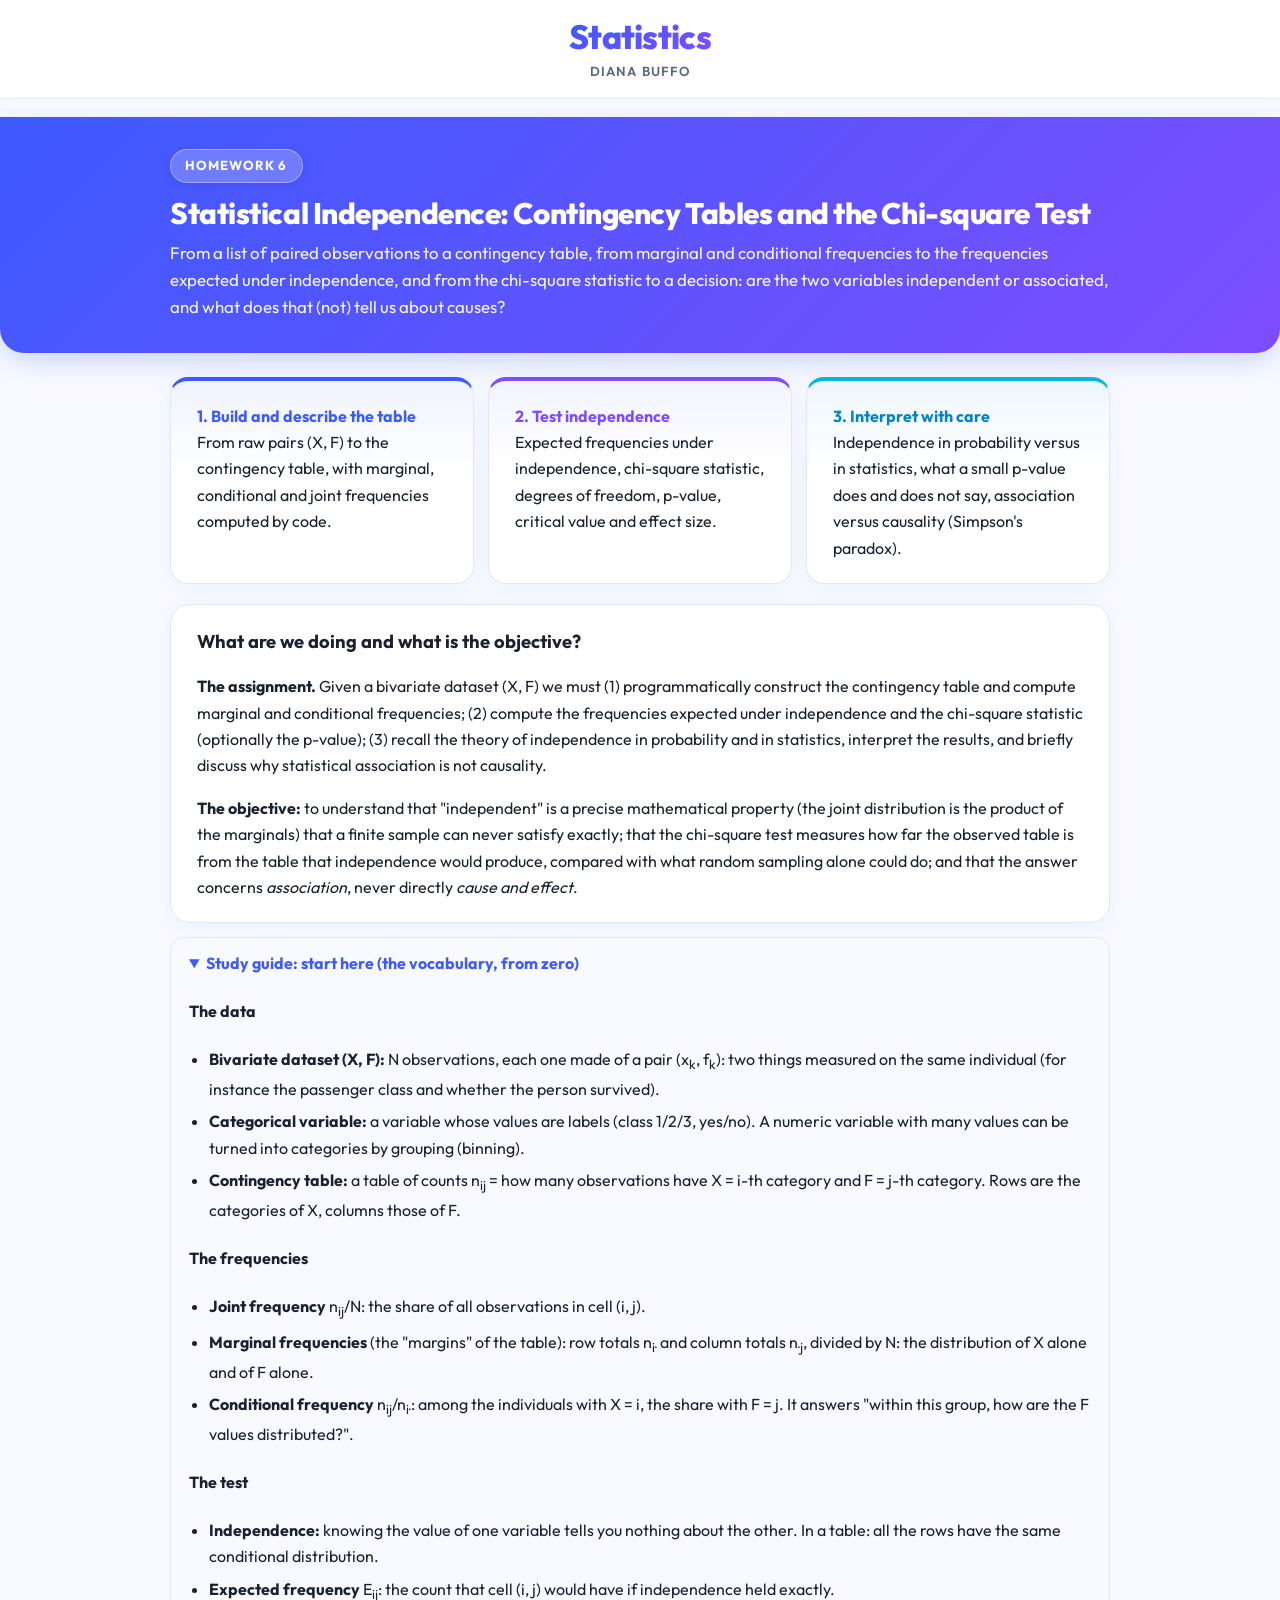
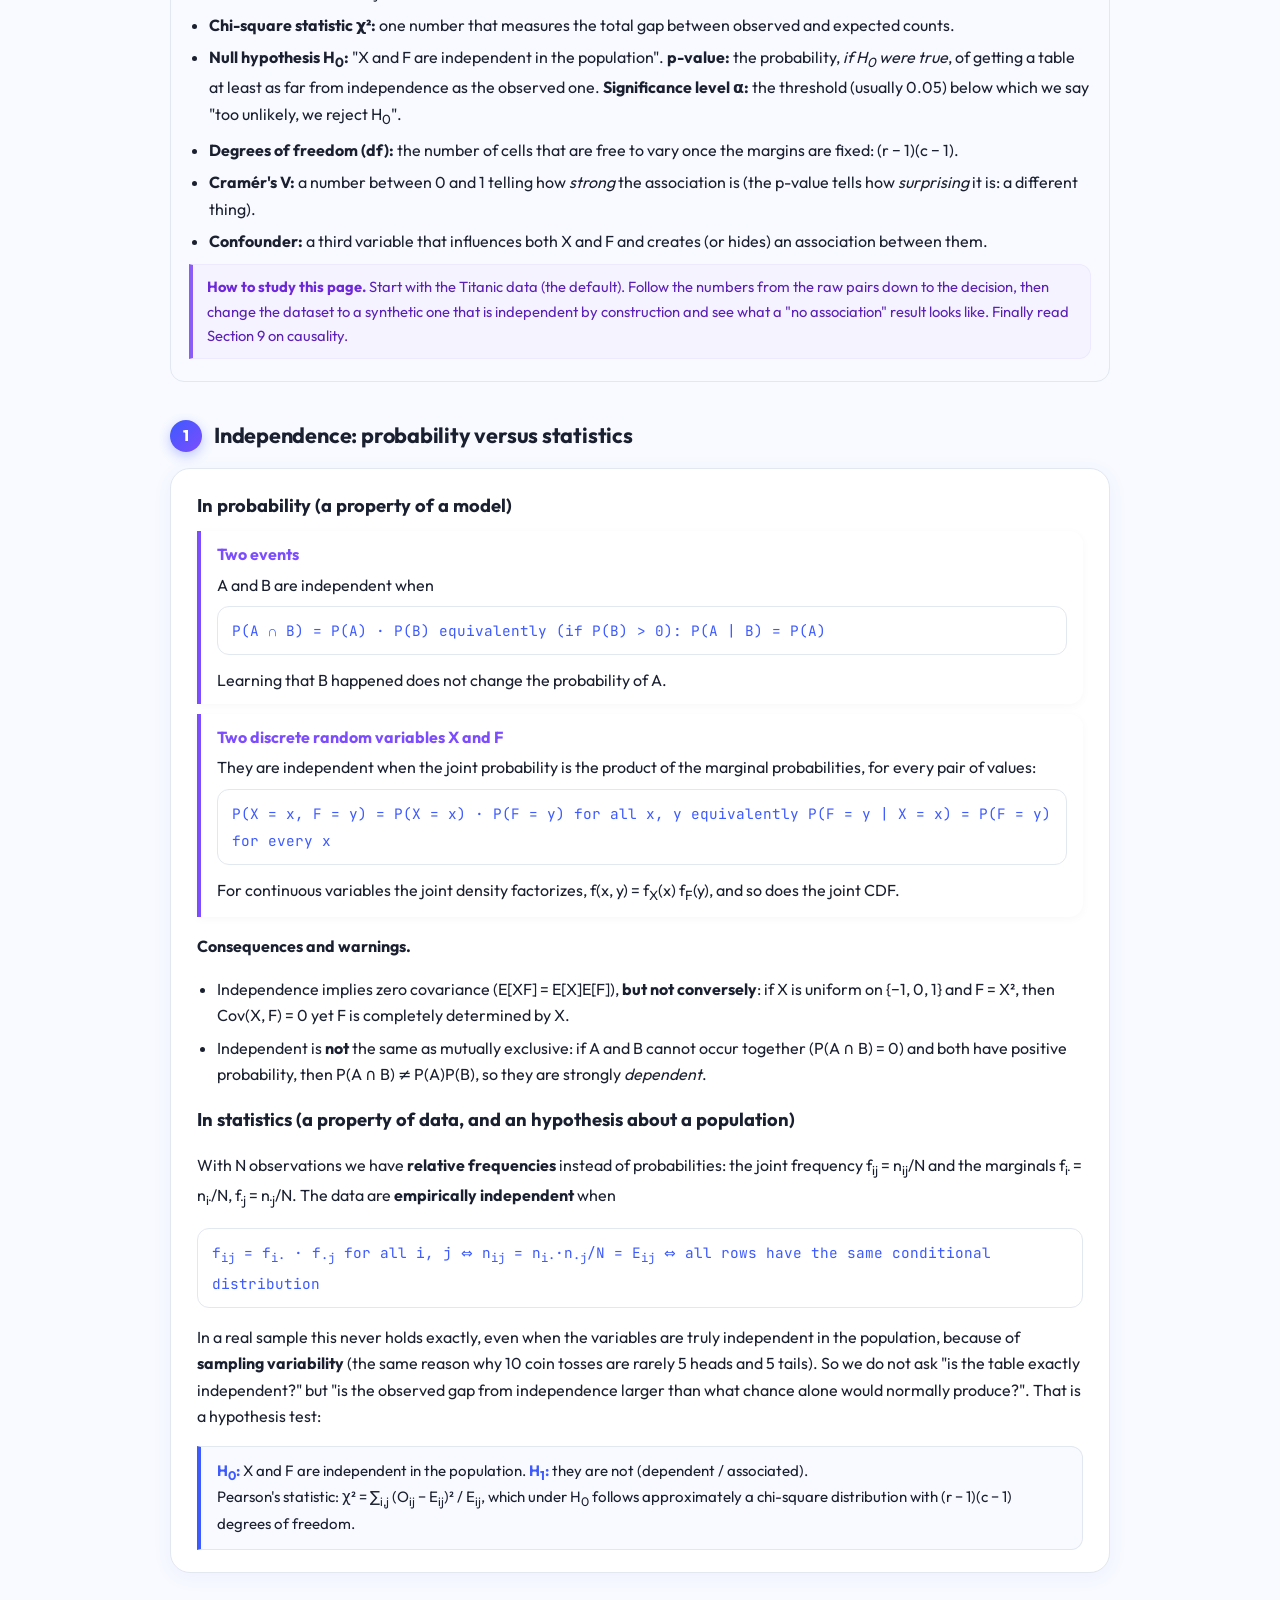
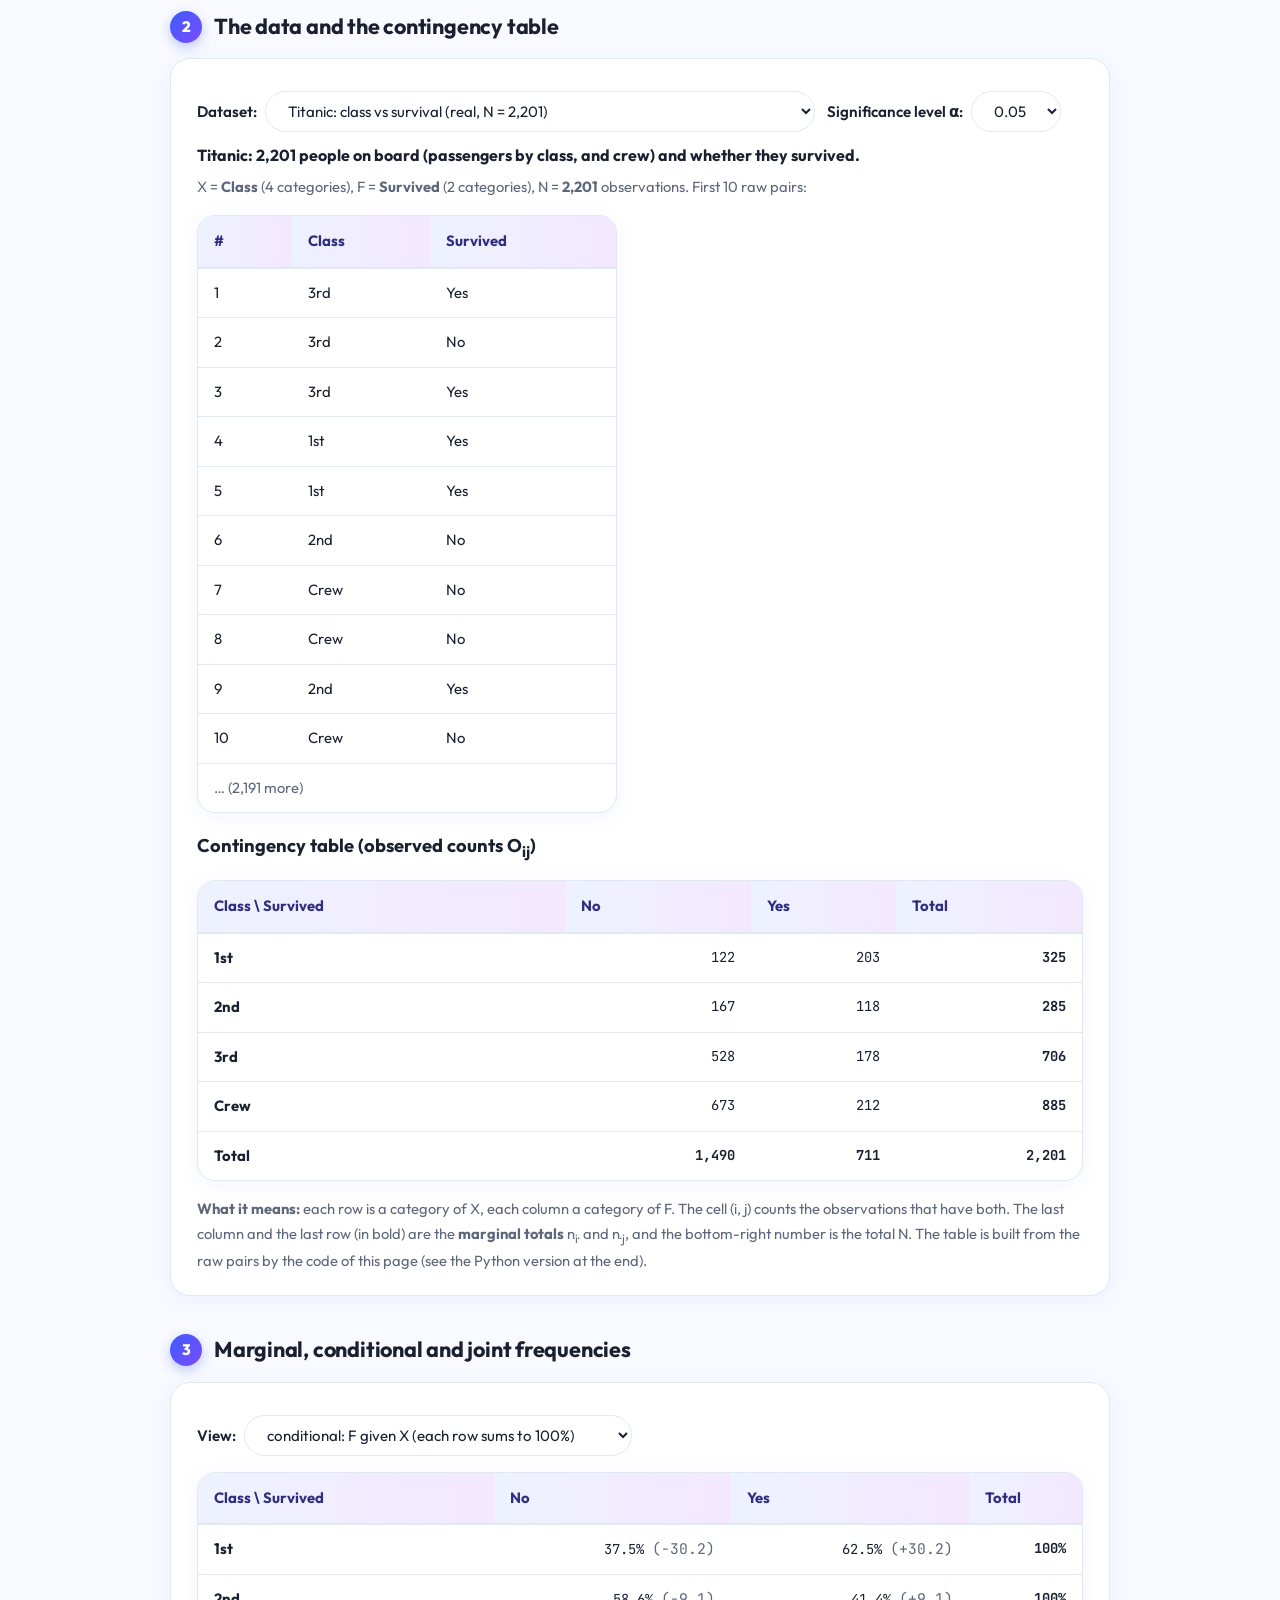
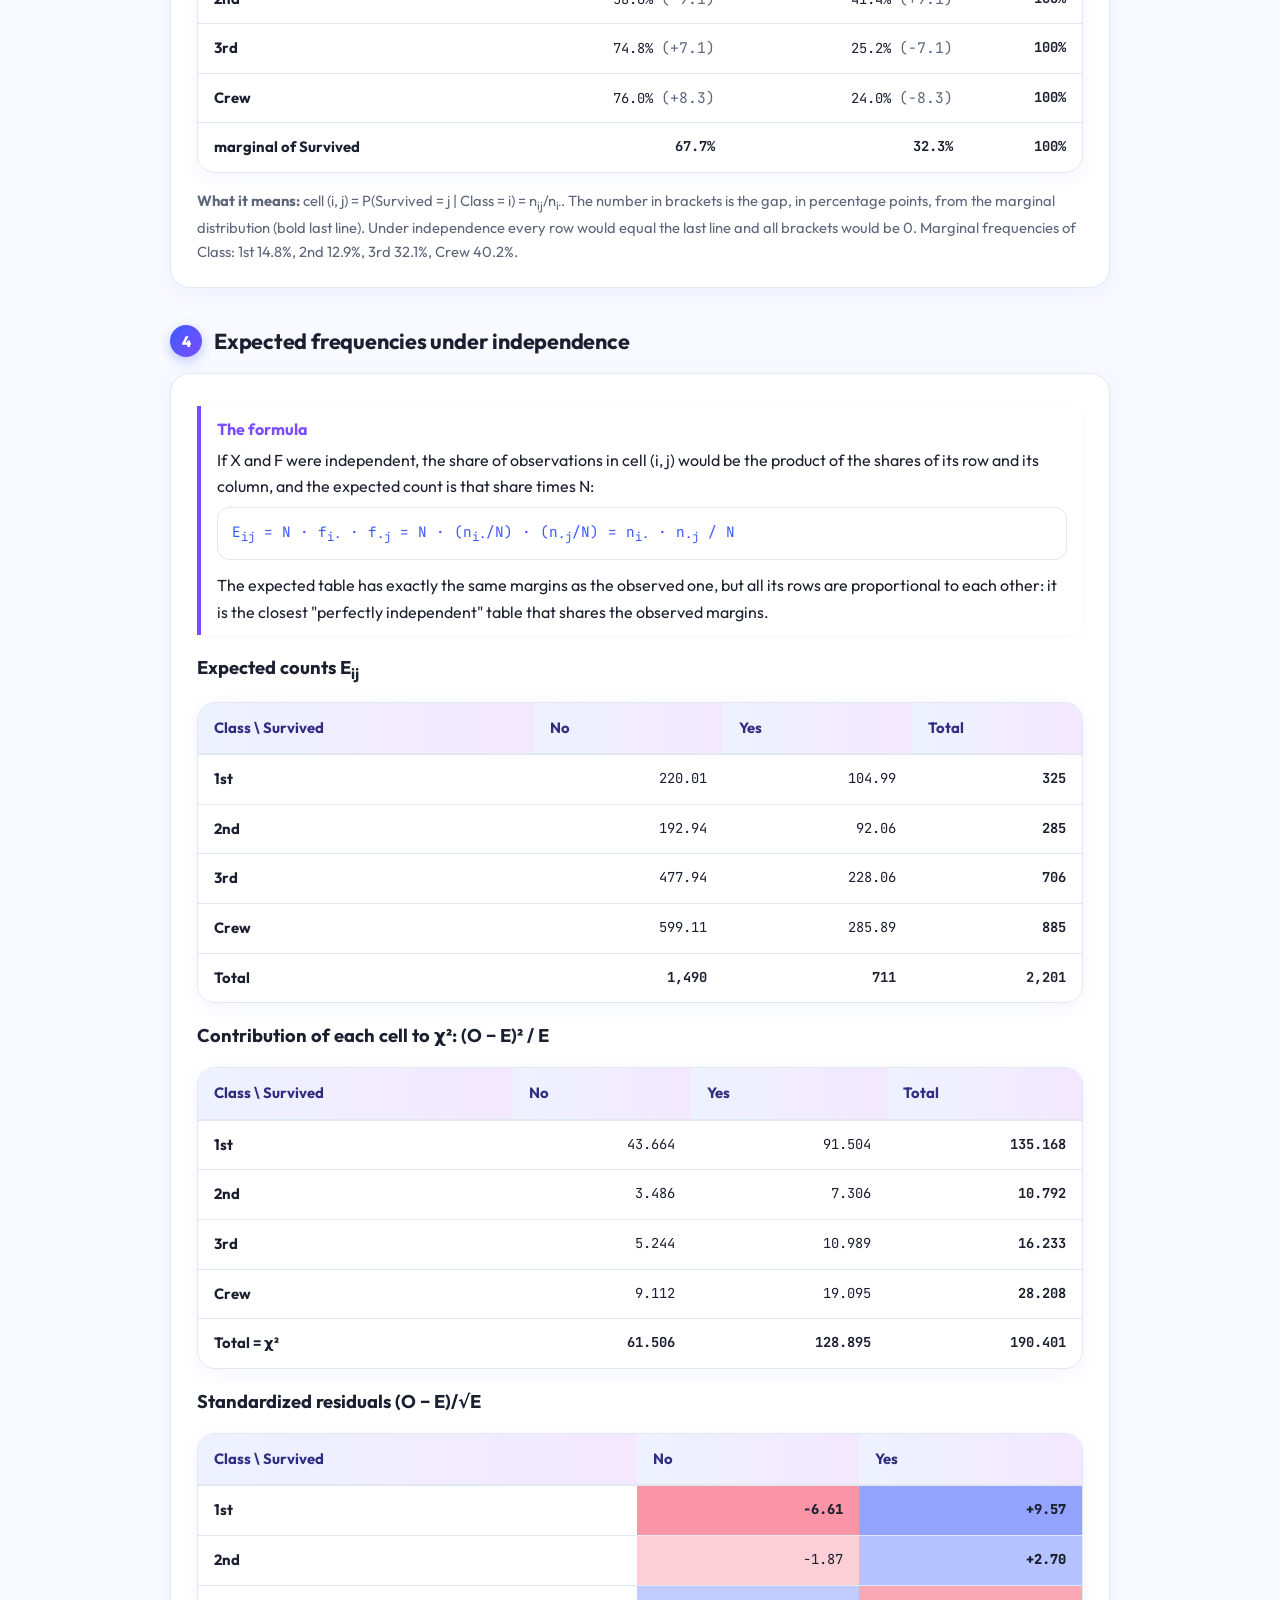
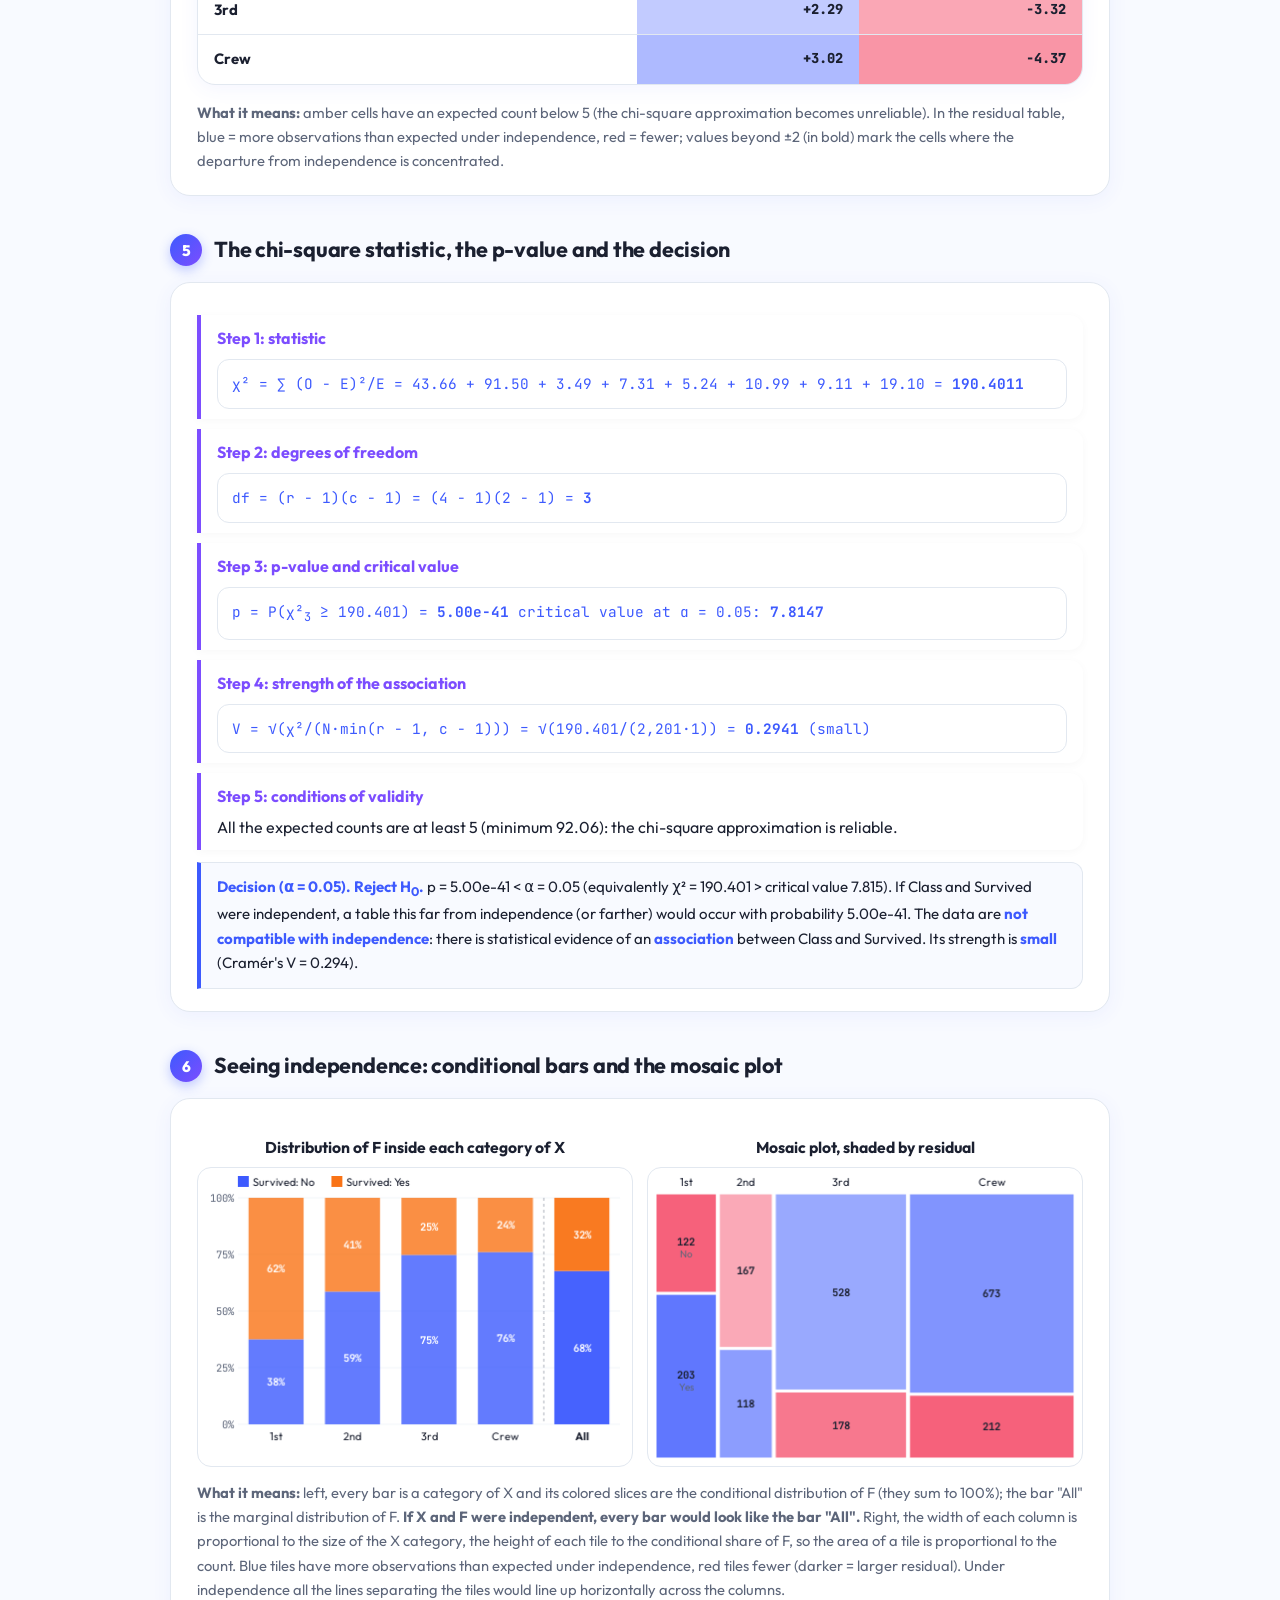
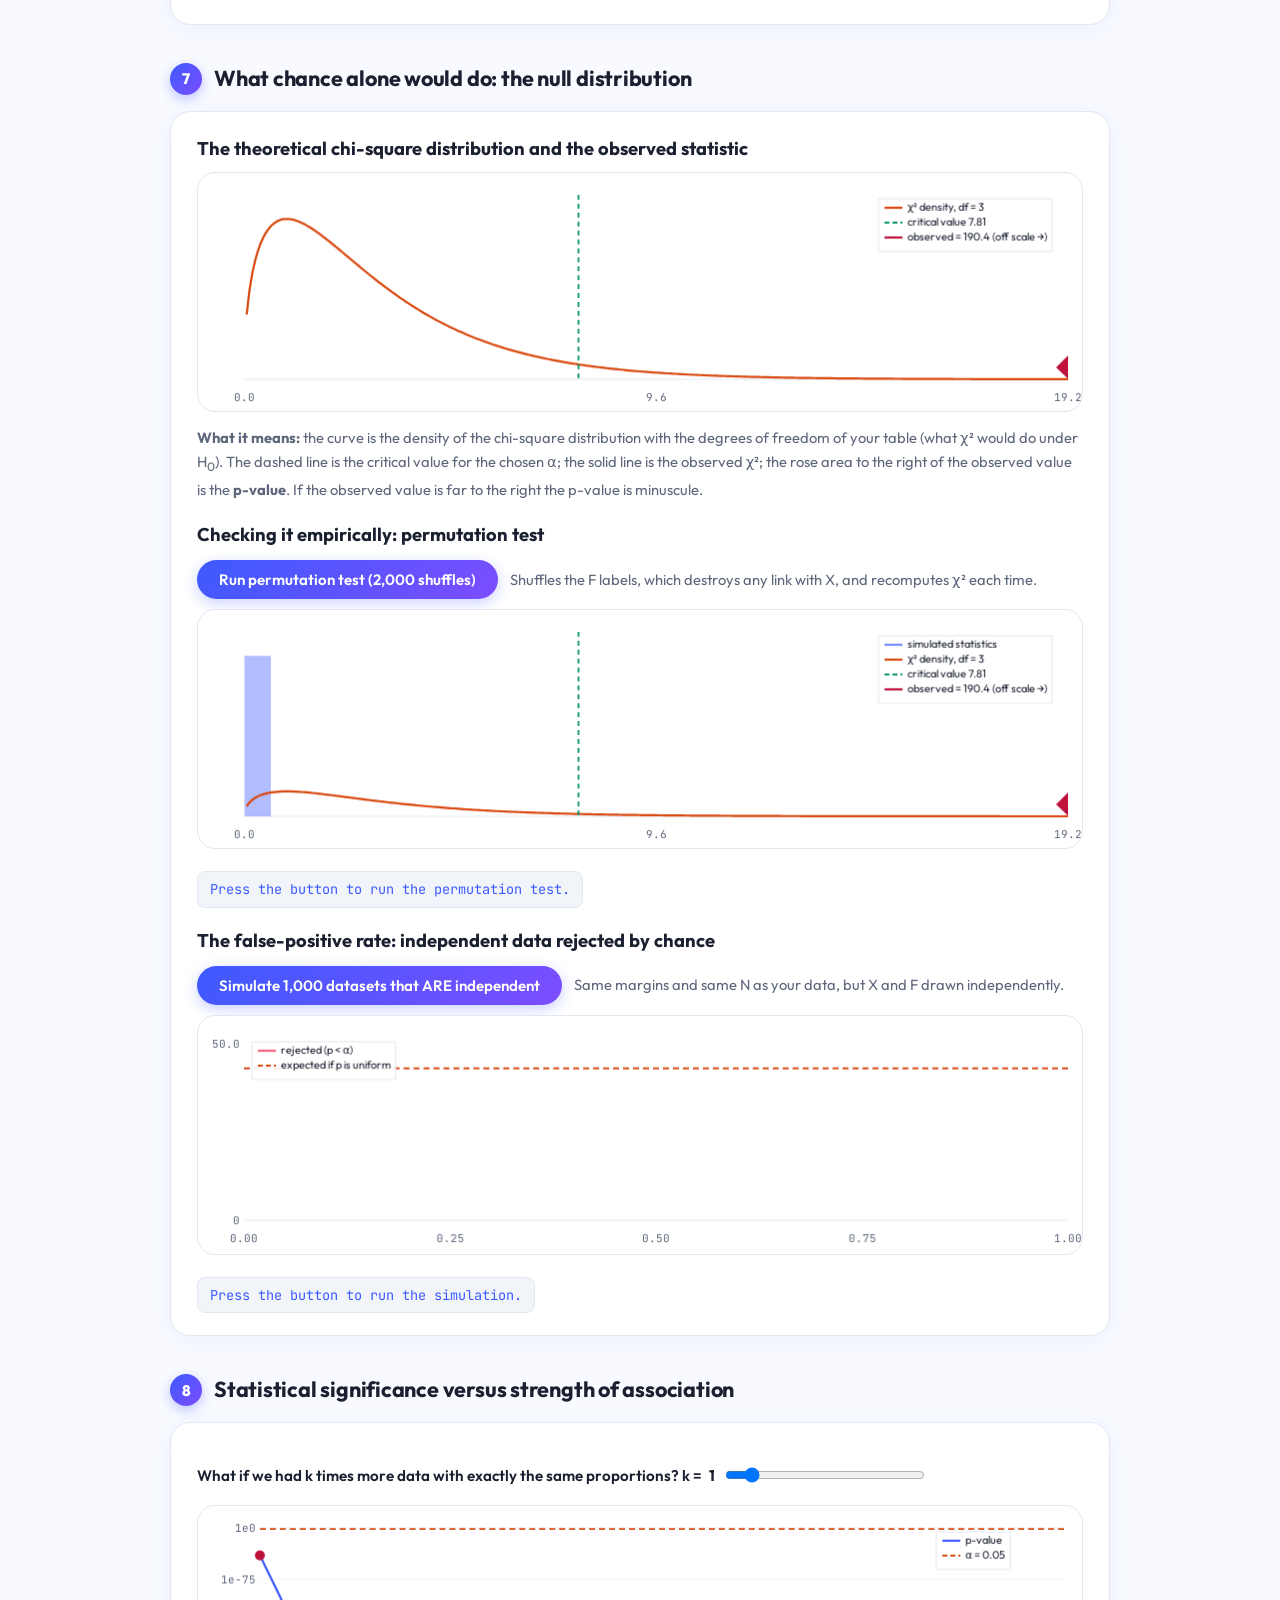
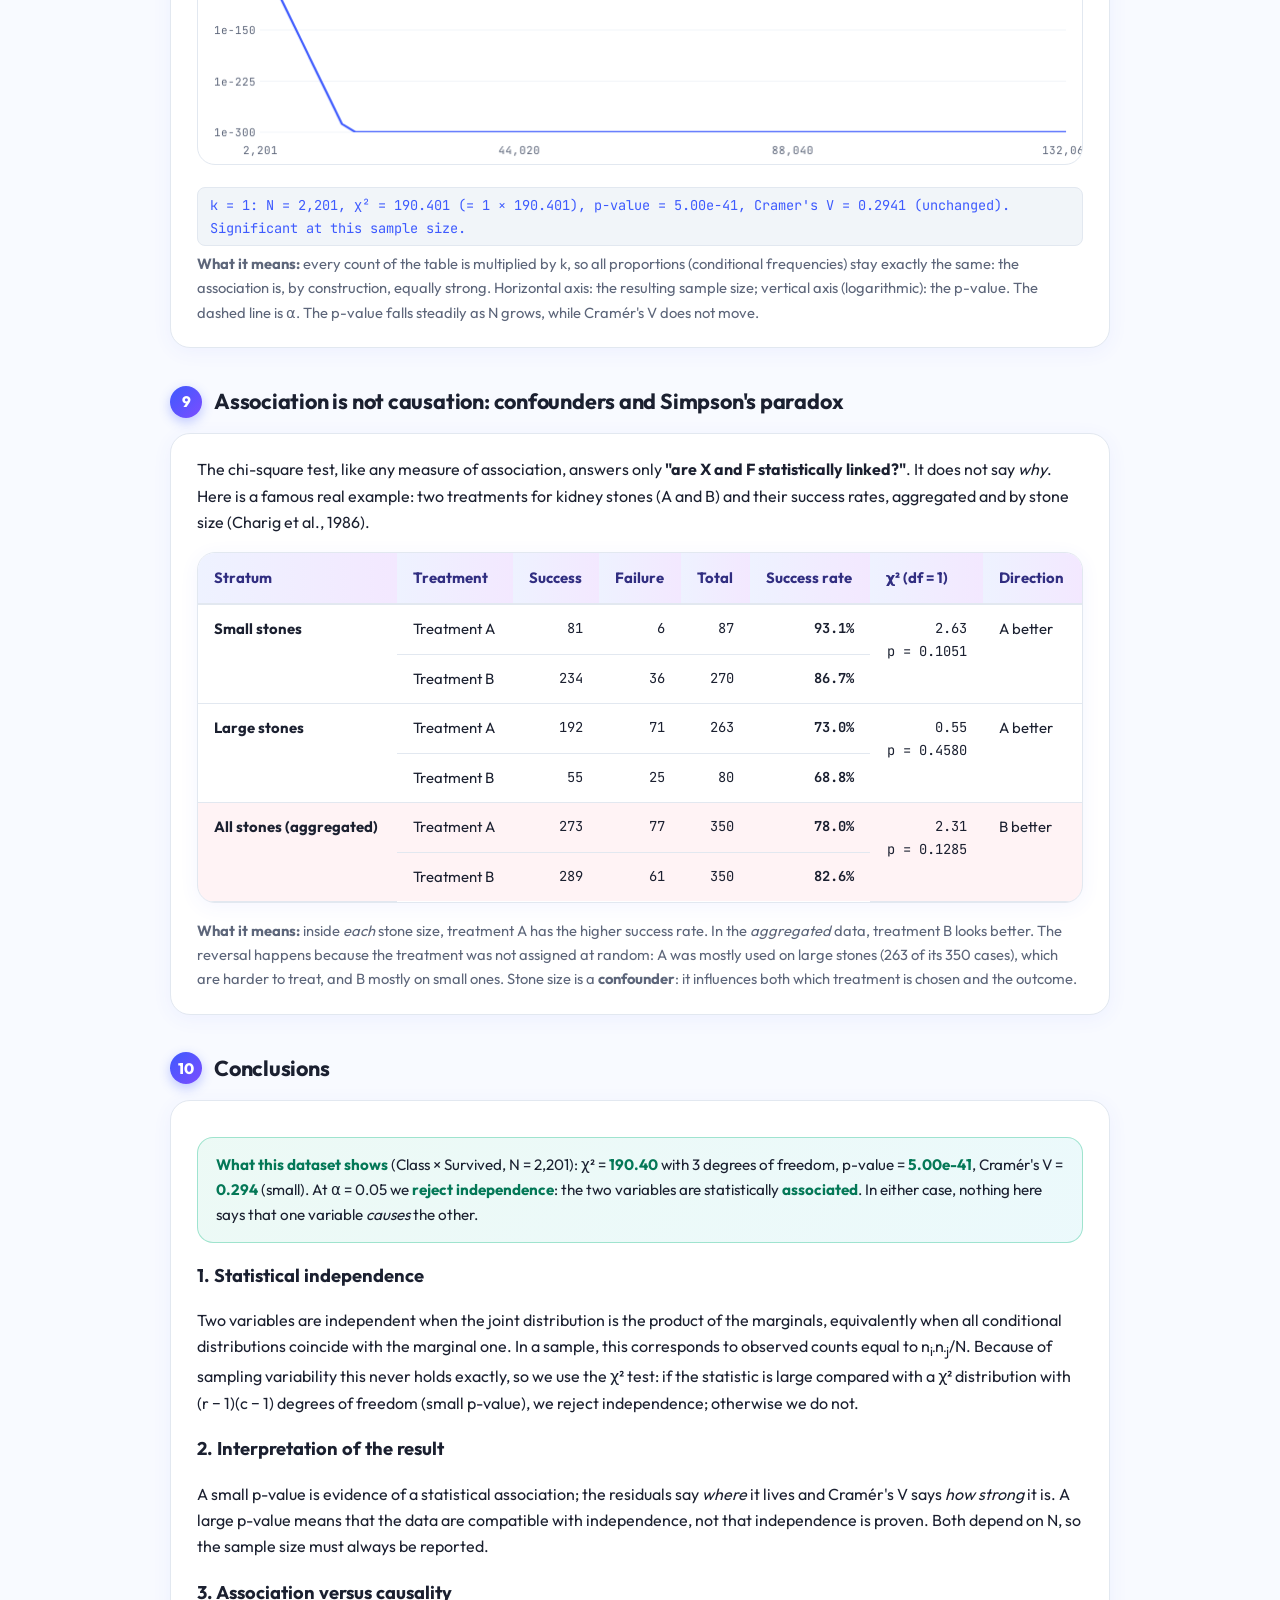
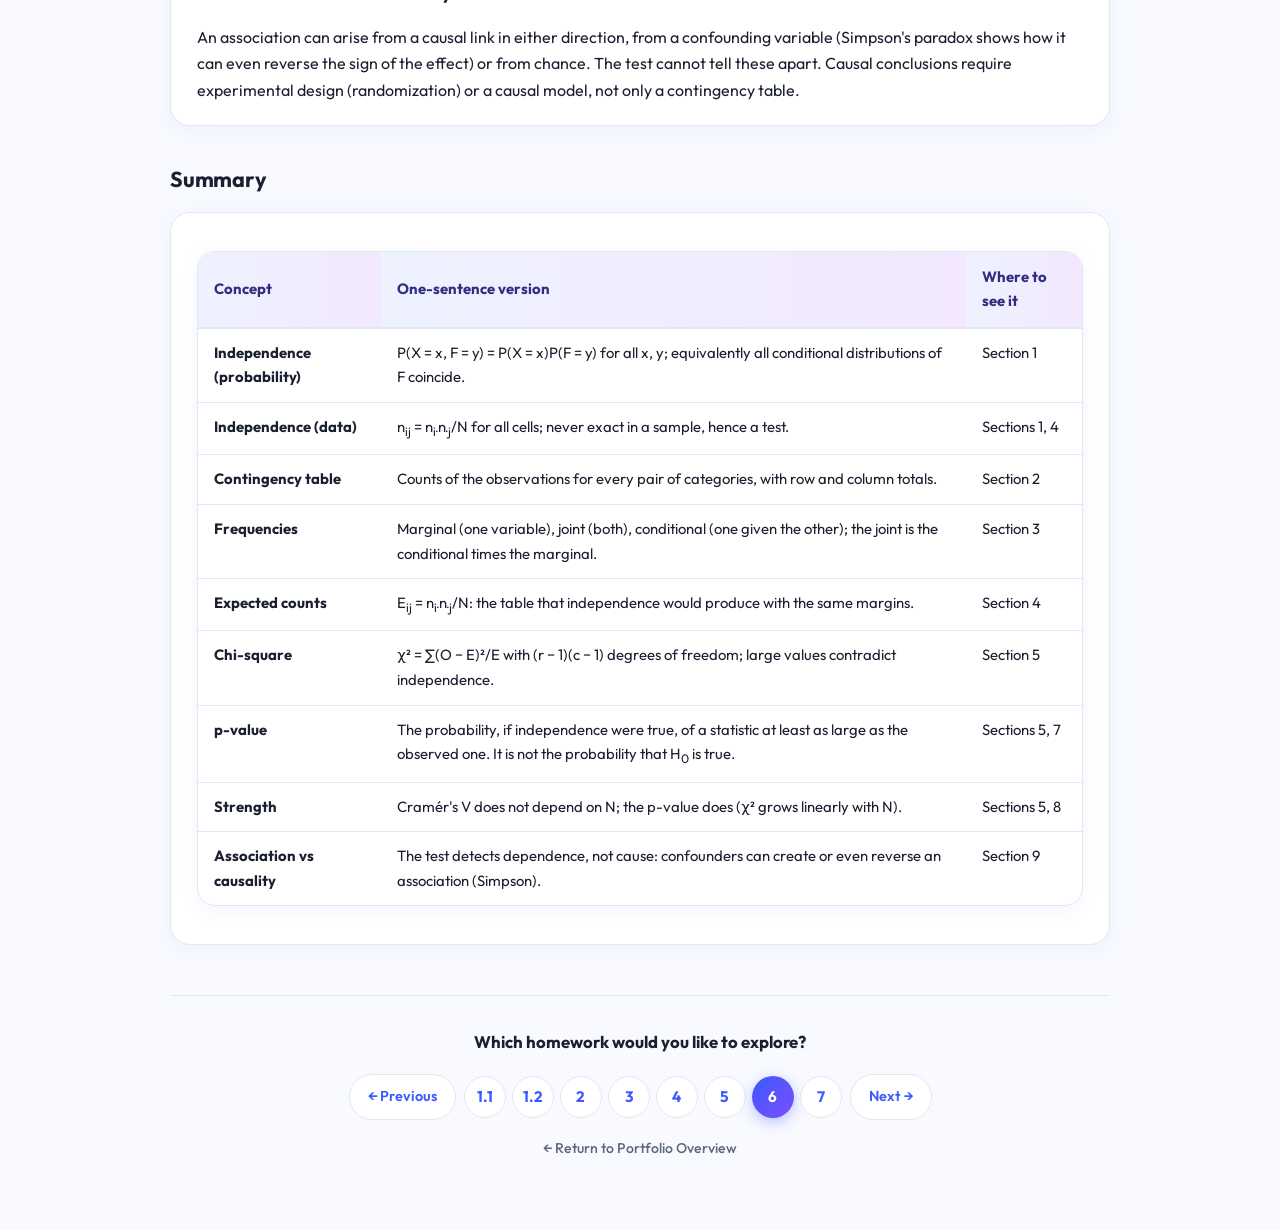
<file: homework6.html>
<!DOCTYPE html>
<html lang="en">

<head>
    <meta charset="utf-8">
    <meta name="viewport" content="width=device-width, initial-scale=1, viewport-fit=cover">
    <title>Homework 6 – Statistical Independence: Contingency Tables and the Chi-square Test | Diana Buffo</title>
    <link rel="preconnect" href="https://fonts.googleapis.com">
    <link rel="preconnect" href="https://fonts.gstatic.com" crossorigin>
    <link
        href="https://fonts.googleapis.com/css2?family=Outfit:wght@400;500;600;700;800&family=JetBrains+Mono:wght@400;500;600&display=swap"
        rel="stylesheet">
    <link rel="stylesheet" href="css/homework3.css">
    <link rel="stylesheet" href="css/homework6.css">
</head>

<body>

    <!-- NAVBAR CENTRATA -->
    <nav class="navbar">
        <a href="index.html" class="brand-centered" title="Back to Home">
            <span class="brand-title">Statistics</span>
            <span class="brand-subtitle">Diana Buffo</span>
        </a>
    </nav>

    <!-- HEADER -->
    <header>
        <div>
            <div class="hw-tag">Homework 6</div>
            <h1>Statistical Independence: Contingency Tables and the Chi-square Test</h1>
            <p>From a list of paired observations to a contingency table, from marginal and conditional frequencies to
                the frequencies expected under independence, and from the chi-square statistic to a decision: are the
                two variables independent or associated, and what does that (not) tell us about causes?</p>
        </div>
    </header>

    <main>

        <!-- 3 STEP PREVIEW CARDS -->
        <div class="steps">
            <div class="card"><b>1. Build and describe the table</b><br>From raw pairs (X, F) to the contingency table,
                with marginal, conditional and joint frequencies computed by code.</div>
            <div class="card"><b>2. Test independence</b><br>Expected frequencies under independence, chi-square
                statistic, degrees of freedom, p-value, critical value and effect size.</div>
            <div class="card"><b>3. Interpret with care</b><br>Independence in probability versus in statistics, what a
                small p-value does and does not say, association versus causality (Simpson's paradox).</div>
        </div>

        <!-- OVERVIEW -->
        <div class="card">
            <h3 style="margin-top:0;">What are we doing and what is the objective?</h3>
            <p>
                <b>The assignment.</b> Given a bivariate dataset (X, F) we must (1) programmatically construct the
                contingency table and compute marginal and conditional frequencies; (2) compute the frequencies expected
                under independence and the chi-square statistic (optionally the p-value); (3) recall the theory of
                independence in probability and in statistics, interpret the results, and briefly discuss why
                statistical association is not causality.
            </p>
            <p style="margin-bottom:0;">
                <b>The objective:</b> to understand that "independent" is a precise mathematical property (the joint
                distribution is the product of the marginals) that a finite sample can never satisfy exactly; that the
                chi-square test measures how far the observed table is from the table that independence would produce,
                compared with what random sampling alone could do; and that the answer concerns <i>association</i>,
                never directly <i>cause and effect</i>.
            </p>
        </div>

        <!-- STUDY GUIDE: START HERE -->
        <details class="study" open>
            <summary>Study guide: start here (the vocabulary, from zero)</summary>
            <div class="study-body">

                <h4>The data</h4>
                <ul>
                    <li><b>Bivariate dataset (X, F):</b> N observations, each one made of a pair (x<sub>k</sub>,
                        f<sub>k</sub>): two things measured on the same individual (for instance the passenger class and
                        whether the person survived).</li>
                    <li><b>Categorical variable:</b> a variable whose values are labels (class 1/2/3, yes/no). A numeric
                        variable with many values can be turned into categories by grouping (binning).</li>
                    <li><b>Contingency table:</b> a table of counts n<sub>ij</sub> = how many observations have X = i-th
                        category and F = j-th category. Rows are the categories of X, columns those of F.</li>
                </ul>
                <h4>The frequencies</h4>
                <ul>
                    <li><b>Joint frequency</b> n<sub>ij</sub>/N: the share of all observations in cell (i, j).</li>
                    <li><b>Marginal frequencies</b> (the "margins" of the table): row totals n<sub>i&middot;</sub> and
                        column totals n<sub>&middot;j</sub>, divided by N: the distribution of X alone and of F alone.
                    </li>
                    <li><b>Conditional frequency</b> n<sub>ij</sub>/n<sub>i&middot;</sub>: among the individuals with X
                        = i, the share with F = j. It answers "within this group, how are the F values distributed?".
                    </li>
                </ul>
                <h4>The test</h4>
                <ul>
                    <li><b>Independence:</b> knowing the value of one variable tells you nothing about the other. In a
                        table: all the rows have the same conditional distribution.</li>
                    <li><b>Expected frequency</b> E<sub>ij</sub>: the count that cell (i, j) would have if independence
                        held exactly.</li>
                    <li><b>Chi-square statistic &chi;&sup2;:</b> one number that measures the total gap between observed
                        and expected counts.</li>
                    <li><b>Null hypothesis H<sub>0</sub>:</b> "X and F are independent in the population".
                        <b>p-value:</b> the probability, <i>if H<sub>0</sub> were true</i>, of getting a table at least
                        as far from independence as the observed one. <b>Significance level &alpha;:</b> the threshold
                        (usually 0.05) below which we say "too unlikely, we reject H<sub>0</sub>".</li>
                    <li><b>Degrees of freedom (df):</b> the number of cells that are free to vary once the margins are
                        fixed: (r &minus; 1)(c &minus; 1).</li>
                    <li><b>Cram&eacute;r's V:</b> a number between 0 and 1 telling how <i>strong</i> the association is
                        (the p-value tells how <i>surprising</i> it is: a different thing).</li>
                    <li><b>Confounder:</b> a third variable that influences both X and F and creates (or hides) an
                        association between them.</li>
                </ul>
                <div class="try"><b>How to study this page.</b> Start with the Titanic data (the default). Follow the
                    numbers from the raw pairs down to the decision, then change the dataset to a synthetic one that is
                    independent by construction and see what a "no association" result looks like. Finally read Section
                    9 on causality.</div>
            </div>
        </details>

        <!-- ===================== SECTION 1: THEORY ===================== -->
        <h2><span class="n">1</span> Independence: probability versus statistics</h2>
        <div class="card">
            <h3 style="margin-top:0;">In probability (a property of a model)</h3>
            <div class="dstep"><span class="t">Two events</span>
                <p>A and B are independent when</p>
                <span class="formula">P(A &cap; B) = P(A) &middot; P(B) equivalently (if P(B) &gt; 0): P(A | B) =
                    P(A)</span>
                <p style="margin-bottom:0;">Learning that B happened does not change the probability of A.</p>
            </div>
            <div class="dstep"><span class="t">Two discrete random variables X and F</span>
                <p>They are independent when the joint probability is the product of the marginal probabilities, for
                    every pair of values:</p>
                <span class="formula">P(X = x, F = y) = P(X = x) &middot; P(F = y) for all x, y equivalently P(F = y | X
                    = x) = P(F = y) for every x</span>
                <p style="margin-bottom:0;">For continuous variables the joint density factorizes, f(x, y) =
                    f<sub>X</sub>(x) f<sub>F</sub>(y), and so does the joint CDF.</p>
            </div>
            <p><b>Consequences and warnings.</b></p>
            <ul>
                <li>Independence implies zero covariance (E[XF] = E[X]E[F]), <b>but not conversely</b>: if X is uniform
                    on {&minus;1, 0, 1} and F = X&sup2;, then Cov(X, F) = 0 yet F is completely determined by X.</li>
                <li>Independent is <b>not</b> the same as mutually exclusive: if A and B cannot occur together (P(A
                    &cap; B) = 0) and both have positive probability, then P(A &cap; B) &ne; P(A)P(B), so they are
                    strongly <i>dependent</i>.</li>
            </ul>

            <h3>In statistics (a property of data, and an hypothesis about a population)</h3>
            <p>With N observations we have <b>relative frequencies</b> instead of probabilities: the joint frequency
                f<sub>ij</sub> = n<sub>ij</sub>/N and the marginals f<sub>i&middot;</sub> = n<sub>i&middot;</sub>/N,
                f<sub>&middot;j</sub> = n<sub>&middot;j</sub>/N. The data are <b>empirically independent</b> when</p>
            <span class="formula">f<sub>ij</sub> = f<sub>i&middot;</sub> &middot; f<sub>&middot;j</sub> for all i, j
                &hArr; n<sub>ij</sub> = n<sub>i&middot;</sub>&middot;n<sub>&middot;j</sub>/N = E<sub>ij</sub> &hArr; all
                rows have the same conditional distribution</span>
            <p>In a real sample this never holds exactly, even when the variables are truly independent in the
                population, because of <b>sampling variability</b> (the same reason why 10 coin tosses are rarely 5
                heads and 5 tails). So we do not ask "is the table exactly independent?" but "is the observed gap from
                independence larger than what chance alone would normally produce?". That is a hypothesis test:</p>
            <div class="callout-academic" style="margin-bottom:0;">
                <b>H<sub>0</sub>:</b> X and F are independent in the population. <b>H<sub>1</sub>:</b> they are not
                (dependent / associated).<br>
                Pearson's statistic: &chi;&sup2; = &sum;<sub>i,j</sub> (O<sub>ij</sub> &minus; E<sub>ij</sub>)&sup2; /
                E<sub>ij</sub>, which under H<sub>0</sub> follows approximately a chi-square distribution with (r
                &minus; 1)(c &minus; 1) degrees of freedom.
            </div>
        </div>

        

        <!-- ===================== SECTION 2: DATA LAB ===================== -->
        <h2><span class="n">2</span> The data and the contingency table</h2>
        <div class="card">
            <div class="row">
                <label>Dataset:
                    <select id="dataSel">
                        <option value="titanic" selected>Titanic: class vs survival (real, N = 2,201)</option>
                        <option value="kidney">Kidney stones: treatment vs outcome (real, N = 700)</option>
                        <option value="indep">Synthetic: operating system vs compromise (independent by construction)
                        </option>
                        <option value="weak">Synthetic: operating system vs compromise (weak dependence)</option>
                        <option value="dep">Synthetic: patching policy vs compromise (strong dependence)</option>
                        <option value="custom">Your own data (paste pairs X, F)</option>
                    </select>
                </label>
                <label>Significance level &alpha;:
                    <select id="alphaSel">
                        <option value="0.10">0.10</option>
                        <option value="0.05" selected>0.05</option>
                        <option value="0.01">0.01</option>
                    </select>
                </label>
            </div>
            <div class="row" id="synthRow" style="display:none;">
                <label>Sample size N: <b id="nDisp">400</b>
                    <input id="nSlider" type="range" min="50" max="5000" step="50" value="400" style="width:180px;">
                </label>
                <button class="sec" id="btnRegen">Draw a new random sample</button>
            </div>
            <div id="customBox" style="display:none;">
                <p class="mut" style="margin:6px 0;">One observation per line, two values separated by a comma,
                    semicolon or tab. Numeric variables with more than 12 distinct values are automatically grouped into
                    4 quartile classes.</p>
                <textarea id="customText" rows="8"
                    style="border-radius:14px; font-family:var(--font-mono); font-size:0.85rem;"></textarea>
                <div class="row">
                    <label><input id="hasHeader" type="checkbox" checked> first line is a header (variable
                        names)</label>
                    <button id="btnAnalyze">Build the table and analyze</button>
                </div>
            </div>

            <div id="rawOut"></div>
            <h3>Contingency table (observed counts O<sub>ij</sub>)</h3>
            <div id="countsOut"></div>
            <p class="mut" style="margin:6px 0 0;">
                <b>What it means:</b> each row is a category of X, each column a category of F. The cell (i, j) counts
                the observations that have both. The last column and the last row (in bold) are the <b>marginal
                    totals</b> n<sub>i&middot;</sub> and n<sub>&middot;j</sub>, and the bottom-right number is the total
                N. The table is built from the raw pairs by the code of this page (see the Python version at the end).
            </p>
        </div>

        

        <!-- ===================== SECTION 3: FREQUENCIES ===================== -->
        <h2><span class="n">3</span> Marginal, conditional and joint frequencies</h2>
        <div class="card">
            <div class="row">
                <label>View:
                    <select id="freqView">
                        <option value="rows" selected>conditional: F given X (each row sums to 100%)</option>
                        <option value="cols">conditional: X given F (each column sums to 100%)</option>
                        <option value="joint">joint: n<sub>ij</sub>/N (all cells sum to 100%)</option>
                    </select>
                </label>
            </div>
            <div id="freqOut"></div>
            <p class="mut" style="margin:6px 0 0;" id="freqNote"></p>
        </div>

        

        <!-- ===================== SECTION 4: EXPECTED ===================== -->
        <h2><span class="n">4</span> Expected frequencies under independence</h2>
        <div class="card">
            <div class="dstep"><span class="t">The formula</span>
                <p>If X and F were independent, the share of observations in cell (i, j) would be the product of the
                    shares of its row and its column, and the expected count is that share times N:</p>
                <span class="formula">E<sub>ij</sub> = N &middot; f<sub>i&middot;</sub> &middot; f<sub>&middot;j</sub> =
                    N &middot; (n<sub>i&middot;</sub>/N) &middot; (n<sub>&middot;j</sub>/N) = n<sub>i&middot;</sub>
                    &middot; n<sub>&middot;j</sub> / N</span>
                <p style="margin-bottom:0;">The expected table has exactly the same margins as the observed one, but all
                    its rows are proportional to each other: it is the closest "perfectly independent" table that shares
                    the observed margins.</p>
            </div>
            <h3>Expected counts E<sub>ij</sub></h3>
            <div id="expOut"></div>
            <h3>Contribution of each cell to &chi;&sup2;: (O &minus; E)&sup2; / E</h3>
            <div id="contribOut"></div>
            <h3>Standardized residuals (O &minus; E)/&radic;E</h3>
            <div id="residOut"></div>
            <p class="mut" style="margin:6px 0 0;">
                <b>What it means:</b> amber cells have an expected count below 5 (the chi-square approximation becomes
                unreliable). In the residual table, blue = more observations than expected under independence, red =
                fewer; values beyond &plusmn;2 (in bold) mark the cells where the departure from independence is
                concentrated.
            </p>
        </div>

        

        <!-- ===================== SECTION 5: CHI-SQUARE ===================== -->
        <h2><span class="n">5</span> The chi-square statistic, the p-value and the decision</h2>
        <div class="card">
            <div id="chiOut"></div>
        </div>

        

        <!-- ===================== SECTION 6: VISUALS ===================== -->
        <h2><span class="n">6</span> Seeing independence: conditional bars and the mosaic plot</h2>
        <div class="card">
            <div class="canvas-grid-2">
                <div>
                    <h3 style="margin:0 0 6px; font-size:0.98rem; text-align:center;">Distribution of F inside each
                        category of X</h3>
                    <canvas id="canvasCond" style="height:300px;"></canvas>
                </div>
                <div>
                    <h3 style="margin:0 0 6px; font-size:0.98rem; text-align:center;">Mosaic plot, shaded by residual
                    </h3>
                    <canvas id="canvasMosaic" style="height:300px;"></canvas>
                </div>
            </div>
            <p class="mut" style="margin:6px 0 0;">
                <b>What it means:</b> left, every bar is a category of X and its colored slices are the conditional
                distribution of F (they sum to 100%); the bar "All" is the marginal distribution of F. <b>If X and F
                    were independent, every bar would look like the bar "All".</b> Right, the width of each column is
                proportional to the size of the X category, the height of each tile to the conditional share of F, so
                the area of a tile is proportional to the count. Blue tiles have more observations than expected under
                independence, red tiles fewer (darker = larger residual). Under independence all the lines separating
                the tiles would line up horizontally across the columns.
            </p>
        </div>

        

        <!-- ===================== SECTION 7: NULL DISTRIBUTION ===================== -->
        <h2><span class="n">7</span> What chance alone would do: the null distribution</h2>
        <div class="card">
            <h3 style="margin-top:0;">The theoretical chi-square distribution and the observed statistic</h3>
            <div class="canvas-container" style="margin-top:0;">
                <canvas id="canvasChi" style="height:240px;"></canvas>
            </div>
            <p class="mut" style="margin:6px 0 14px;">
                <b>What it means:</b> the curve is the density of the chi-square distribution with the degrees of
                freedom of your table (what &chi;&sup2; would do under H<sub>0</sub>). The dashed line is the critical
                value for the chosen &alpha;; the solid line is the observed &chi;&sup2;; the rose area to the right of
                the observed value is the <b>p-value</b>. If the observed value is far to the right the p-value is
                minuscule.
            </p>

            <h3>Checking it empirically: permutation test</h3>
            <div class="row">
                <button id="btnPerm">Run permutation test (2,000 shuffles)</button>
                <span class="mut">Shuffles the F labels, which destroys any link with X, and recomputes &chi;&sup2; each
                    time.</span>
            </div>
            <div class="canvas-container" style="margin-top:0;">
                <canvas id="canvasPerm" style="height:240px;"></canvas>
            </div>
            <div class="live-readout" id="permReadout">Press the button to run the permutation test.</div>

            <h3>The false-positive rate: independent data rejected by chance</h3>
            <div class="row">
                <button id="btnSim">Simulate 1,000 datasets that ARE independent</button>
                <span class="mut">Same margins and same N as your data, but X and F drawn independently.</span>
            </div>
            <div class="canvas-container" style="margin-top:0;">
                <canvas id="canvasP" style="height:240px;"></canvas>
            </div>
            <div class="live-readout" id="simReadout">Press the button to run the simulation.</div>
        </div>

        

        <!-- ===================== SECTION 8: SAMPLE SIZE ===================== -->
        <h2><span class="n">8</span> Statistical significance versus strength of association</h2>
        <div class="card">
            <div class="row">
                <label>What if we had k times more data with exactly the same proportions? k = <b id="scaleKDisp">1</b>
                    <input id="scaleK" type="range" min="1" max="60" value="1" style="width:200px;">
                </label>
            </div>
            <div class="canvas-container" style="margin-top:0;">
                <canvas id="canvasScale" style="height:260px;"></canvas>
            </div>
            <div class="live-readout" id="scaleReadout">Computing...</div>
            <p class="mut" style="margin:6px 0 0;">
                <b>What it means:</b> every count of the table is multiplied by k, so all proportions (conditional
                frequencies) stay exactly the same: the association is, by construction, equally strong. Horizontal
                axis: the resulting sample size; vertical axis (logarithmic): the p-value. The dashed line is &alpha;.
                The p-value falls steadily as N grows, while Cram&eacute;r's V does not move.
            </p>
        </div>

        

        <!-- ===================== SECTION 9: CAUSALITY ===================== -->
        <h2><span class="n">9</span> Association is not causation: confounders and Simpson's paradox</h2>
        <div class="card">
            <p style="margin-top:0;">The chi-square test, like any measure of association, answers only <b>"are X and F
                    statistically linked?"</b>. It does not say <i>why</i>. Here is a famous real example: two
                treatments for kidney stones (A and B) and their success rates, aggregated and by stone size (Charig et
                al., 1986).</p>
            <div id="simpsonOut"></div>
            <p class="mut" style="margin:8px 0 0;">
                <b>What it means:</b> inside <i>each</i> stone size, treatment A has the higher success rate. In the
                <i>aggregated</i> data, treatment B looks better. The reversal happens because the treatment was not
                assigned at random: A was mostly used on large stones (263 of its 350 cases), which are harder to treat,
                and B mostly on small ones. Stone size is a <b>confounder</b>: it influences both which treatment is
                chosen and the outcome.
            </p>
        </div>

        

        <!-- ===================== SECTION 10: CONCLUSIONS ===================== -->
        <h2><span class="n">10</span> Conclusions</h2>
        <div class="card">
            <div class="live-conclusion" id="liveConc">Computing the summary of the current dataset...</div>

            <h3>1. Statistical independence</h3>
            <p>Two variables are independent when the joint distribution is the product of the marginals, equivalently
                when all conditional distributions coincide with the marginal one. In a sample, this corresponds to
                observed counts equal to n<sub>i&middot;</sub>n<sub>&middot;j</sub>/N. Because of sampling variability
                this never holds exactly, so we use the &chi;&sup2; test: if the statistic is large compared with a
                &chi;&sup2; distribution with (r &minus; 1)(c &minus; 1) degrees of freedom (small p-value), we reject
                independence; otherwise we do not.</p>
            <h3>2. Interpretation of the result</h3>
            <p>A small p-value is evidence of a statistical association; the residuals say <i>where</i> it lives and
                Cram&eacute;r's V says <i>how strong</i> it is. A large p-value means that the data are compatible with
                independence, not that independence is proven. Both depend on N, so the sample size must always be
                reported.</p>
            <h3>3. Association versus causality</h3>
            <p style="margin-bottom:0;">An association can arise from a causal link in either direction, from a
                confounding variable (Simpson's paradox shows how it can even reverse the sign of the effect) or from
                chance. The test cannot tell these apart. Causal conclusions require experimental design (randomization)
                or a causal model, not only a contingency table.</p>
        </div>

        

        <!-- SUMMARY -->
        <h2>Summary</h2>
        <div class="card">
            <div class="wrap">
                <table>
                    <thead>
                        <tr>
                            <th>Concept</th>
                            <th>One-sentence version</th>
                            <th>Where to see it</th>
                        </tr>
                    </thead>
                    <tbody>
                        <tr>
                            <td><b>Independence (probability)</b></td>
                            <td>P(X = x, F = y) = P(X = x)P(F = y) for all x, y; equivalently all conditional
                                distributions of F coincide.</td>
                            <td>Section 1</td>
                        </tr>
                        <tr>
                            <td><b>Independence (data)</b></td>
                            <td>n<sub>ij</sub> = n<sub>i&middot;</sub>n<sub>&middot;j</sub>/N for all cells; never exact
                                in a sample, hence a test.</td>
                            <td>Sections 1, 4</td>
                        </tr>
                        <tr>
                            <td><b>Contingency table</b></td>
                            <td>Counts of the observations for every pair of categories, with row and column totals.
                            </td>
                            <td>Section 2</td>
                        </tr>
                        <tr>
                            <td><b>Frequencies</b></td>
                            <td>Marginal (one variable), joint (both), conditional (one given the other); the joint is
                                the conditional times the marginal.</td>
                            <td>Section 3</td>
                        </tr>
                        <tr>
                            <td><b>Expected counts</b></td>
                            <td>E<sub>ij</sub> = n<sub>i&middot;</sub>n<sub>&middot;j</sub>/N: the table that
                                independence would produce with the same margins.</td>
                            <td>Section 4</td>
                        </tr>
                        <tr>
                            <td><b>Chi-square</b></td>
                            <td>&chi;&sup2; = &sum;(O &minus; E)&sup2;/E with (r &minus; 1)(c &minus; 1) degrees of
                                freedom; large values contradict independence.</td>
                            <td>Section 5</td>
                        </tr>
                        <tr>
                            <td><b>p-value</b></td>
                            <td>The probability, if independence were true, of a statistic at least as large as the
                                observed one. It is not the probability that H<sub>0</sub> is true.</td>
                            <td>Sections 5, 7</td>
                        </tr>
                        <tr>
                            <td><b>Strength</b></td>
                            <td>Cram&eacute;r's V does not depend on N; the p-value does (&chi;&sup2; grows linearly
                                with N).</td>
                            <td>Sections 5, 8</td>
                        </tr>
                        <tr>
                            <td><b>Association vs causality</b></td>
                            <td>The test detects dependence, not cause: confounders can create or even reverse an
                                association (Simpson).</td>
                            <td>Section 9</td>
                        </tr>
                    </tbody>
                </table>
            </div>
        </div>
    </main>

    <!-- FOOTER: GOOGLE-STYLE PAGINATION -->
    <footer class="google-nav-wrap">
        <div class="google-nav-title">Which homework would you like to explore?</div>
        <div class="google-pagination">
            <a href="homework5.html" class="google-page-arrow" title="Previous: Homework 5">&larr; Previous</a>
            <div class="google-page-numbers">
                <a href="homework1-pt1.html" class="google-page-link"
                    title="Homework 1 pt.1: From Private Key to Public Key">1.1</a>
                <a href="homework1-pt2.html" class="google-page-link"
                    title="Homework 1 pt.2: From Wallet Seed to Ethereum Address">1.2</a>
                <a href="homework2.html" class="google-page-link"
                    title="Homework 2: Toy ECC, Caesar Cipher and Cryptanalysis">2</a>
                <a href="homework3.html" class="google-page-link"
                    title="Homework 3: Stochastic Penetration Processes, LLN and CLT">3</a>
                <a href="homework4.html" class="google-page-link"
                    title="Homework 4: Welford's Recurrences and Sampling Mean and Variance">4</a>
                <a href="homework5.html" class="google-page-link"
                    title="Homework 5: Riemann vs Lebesgue Integration and the Normal CDF">5</a>
                <a href="homework6.html" class="google-page-link active"
                    title="Homework 6: Statistical Independence and the Chi-square Test">6</a>
                <a href="homework7.html" class="google-page-link"
                    title="Homework 7: Modes of Convergence and Bayesian Inference">7</a>
            </div>
            <a href="homework7.html" class="google-page-arrow" title="Next: Homework 7">Next &rarr;</a>
        </div>
        <div class="google-home-link">
            <a href="index.html">&larr; Return to Portfolio Overview</a>
        </div>
    </footer>

    <script>
        /* ================= helpers ================= */
        const $ = id => document.getElementById(id);
        const getCssVar = name => getComputedStyle(document.documentElement).getPropertyValue(name).trim();
        const PALETTE = ['#3d5afe', '#f97316', '#10b981', '#f43f5e', '#9333ea', '#06b6d4'];
        const fmtP = p => p === 0 ? '0' : (p < 1e-4 ? p.toExponential(2) : p.toFixed(4));
        const pct = v => (100 * v).toFixed(1) + '%';
        const fmtN = v => v.toLocaleString('en-US');

        function setupCanvas(id) {
            const canvas = $(id);
            if (!canvas) return null;
            const dpr = window.devicePixelRatio || 1;
            const rect = canvas.getBoundingClientRect();
            const w = rect.width || canvas.clientWidth || 300;
            const h = rect.height || canvas.clientHeight || 240;
            canvas.width = w * dpr;
            canvas.height = h * dpr;
            const ctx = canvas.getContext('2d');
            ctx.setTransform(dpr, 0, 0, dpr, 0, 0);
            ctx.clearRect(0, 0, w, h);
            ctx.font = '12px ' + getCssVar('--font-family');
            return { ctx, w, h };
        }
        const fmtAxis = (v, eps) => {
            if (Math.abs(v) <= eps) return '0';
            const a = Math.abs(v);
            if (a >= 10000 || a < 0.01) return v.toExponential(1);
            if (a >= 100) return v.toFixed(0);
            if (a >= 10) return v.toFixed(1);
            return v.toFixed(2);
        };
        function drawLegend(ctx, items, x, y) {
            ctx.font = '11px ' + getCssVar('--font-family');
            let maxW = 0; items.forEach(it => { maxW = Math.max(maxW, ctx.measureText(it.label).width); });
            const bw = maxW + 34, bh = items.length * 15 + 8;
            ctx.fillStyle = 'rgba(255,255,255,0.9)'; ctx.fillRect(x, y, bw, bh);
            ctx.strokeStyle = getCssVar('--ln'); ctx.lineWidth = 1; ctx.setLineDash([]); ctx.strokeRect(x, y, bw, bh);
            items.forEach((it, j) => {
                const yy = y + 12 + j * 15;
                ctx.strokeStyle = it.color; ctx.lineWidth = 2.2; ctx.setLineDash(it.dash ? [5, 3] : []);
                ctx.beginPath(); ctx.moveTo(x + 6, yy - 3); ctx.lineTo(x + 24, yy - 3); ctx.stroke(); ctx.setLineDash([]);
                ctx.fillStyle = getCssVar('--fg'); ctx.textAlign = 'left'; ctx.fillText(it.label, x + 29, yy);
            });
        }

        /* ================= statistics: chi-square distribution ================= */
        function lnGamma(x) {
            const g = 7, c = [0.99999999999980993, 676.5203681218851, -1259.1392167224028, 771.32342877765313, -176.61502916214059, 12.507343278686905, -0.13857109526572012, 9.9843695780195716e-6, 1.5056327351493116e-7];
            if (x < 0.5) return Math.log(Math.PI / Math.sin(Math.PI * x)) - lnGamma(1 - x);
            x -= 1; let a = c[0]; const t = x + g + 0.5;
            for (let i = 1; i < g + 2; i++) a += c[i] / (x + i);
            return 0.5 * Math.log(2 * Math.PI) + (x + 0.5) * Math.log(t) - t + Math.log(a);
        }
        function gammaPseries(a, x) {
            let ap = a, sum = 1 / a, del = sum;
            for (let n = 0; n < 2000; n++) { ap++; del *= x / ap; sum += del; if (Math.abs(del) < Math.abs(sum) * 1e-16) break; }
            return sum * Math.exp(-x + a * Math.log(x) - lnGamma(a));
        }
        function gammaQcf(a, x) {
            const T = 1e-300; let b = x + 1 - a, c = 1 / T, d = 1 / b, h = d;
            for (let i = 1; i < 2000; i++) {
                const an = -i * (i - a); b += 2; d = an * d + b; if (Math.abs(d) < T) d = T;
                c = b + an / c; if (Math.abs(c) < T) c = T; d = 1 / d;
                const del = d * c; h *= del; if (Math.abs(del - 1) < 1e-16) break;
            }
            return Math.exp(-x + a * Math.log(x) - lnGamma(a)) * h;
        }
        const gammaQ = (a, x) => x <= 0 ? 1 : (x < a + 1 ? 1 - gammaPseries(a, x) : gammaQcf(a, x));
        const chi2sf = (x, k) => gammaQ(k / 2, x / 2);                     // P(chi2_k >= x)
        function chi2crit(alpha, k) { let lo = 0, hi = 5000; for (let i = 0; i < 200; i++) { const m = (lo + hi) / 2; if (chi2sf(m, k) > alpha) lo = m; else hi = m; } return (lo + hi) / 2; }
        const chi2pdf = (x, k) => x <= 0 ? 0 : Math.exp((k / 2 - 1) * Math.log(x) - x / 2 - (k / 2) * Math.LN2 - lnGamma(k / 2));
        function quantile(arr, q) { const s = Array.from(arr).sort((a, b) => a - b); return s[Math.min(s.length - 1, Math.floor(q * s.length))]; }

        /* generic chi-square test on a table of counts */
        function analyzeCounts(O) {
            const r = O.length, c = O[0].length;
            const rt = O.map(row => row.reduce((a, b) => a + b, 0));
            const ct = Array.from({ length: c }, (_, j) => O.reduce((a, row) => a + row[j], 0));
            const N = rt.reduce((a, b) => a + b, 0);
            let chi = 0;
            O.forEach((row, i) => row.forEach((o, j) => { const e = rt[i] * ct[j] / N; if (e > 0) chi += (o - e) * (o - e) / e; }));
            const df = (r - 1) * (c - 1);
            return { chi, df, p: chi2sf(chi, df), N, V: Math.sqrt(chi / (N * Math.min(r - 1, c - 1))) };
        }

        /* ================= data sources ================= */
        const TITANIC = {
            xName: 'Class', fName: 'Survived', rows: ['1st', '2nd', '3rd', 'Crew'], cols: ['No', 'Yes'],
            O: [[122, 203], [167, 118], [528, 178], [673, 212]],
            desc: 'Titanic: 2,201 people on board (passengers by class, and crew) and whether they survived.'
        };
        const KIDNEY = {
            xName: 'Treatment', fName: 'Outcome', rows: ['A', 'B'], cols: ['Success', 'Failure'],
            O: [[273, 77], [289, 61]],
            desc: 'Kidney stones (Charig et al., 1986): treatments A and B, aggregated over stone sizes.'
        };

        function shuffleInPlace(a) { for (let i = a.length - 1; i > 0; i--) { const j = Math.floor(Math.random() * (i + 1)); const t = a[i]; a[i] = a[j]; a[j] = t; } }

        function makeBuilt(xName, fName, rows, cols, xi, fi, desc, notes) {
            const r = rows.length, c = cols.length;
            const O = Array.from({ length: r }, () => Array(c).fill(0));
            for (let k = 0; k < xi.length; k++) O[xi[k]][fi[k]]++;
            const rt = O.map(row => row.reduce((a, b) => a + b, 0));
            const ct = Array.from({ length: c }, (_, j) => O.reduce((a, row) => a + row[j], 0));
            return { ok: true, xName, fName, rows, cols, O, rt, ct, N: xi.length, xi: Int32Array.from(xi), fi: Int32Array.from(fi), desc, notes: notes || [] };
        }
        function fromCounts(d) {
            const xi = [], fi = [];
            d.O.forEach((row, i) => row.forEach((n, j) => { for (let k = 0; k < n; k++) { xi.push(i); fi.push(j); } }));
            const idx = Array.from({ length: xi.length }, (_, k) => k); shuffleInPlace(idx);
            return makeBuilt(d.xName, d.fName, d.rows, d.cols, idx.map(k => xi[k]), idx.map(k => fi[k]), d.desc);
        }
        function drawCat(cdf) { const r = Math.random(); for (let k = 0; k < cdf.length; k++) if (r < cdf[k]) return k; return cdf.length - 1; }
        function synth(kind, N) {
            let xName, fName, rows, probs, pYes, desc;
            if (kind === 'dep') {
                xName = 'Patching policy'; rows = ['Weekly', 'Monthly', 'Never']; probs = [0.3, 0.4, 0.3]; pYes = [0.08, 0.18, 0.35];
                desc = 'Synthetic: compromise probability 8%, 18%, 35% according to the patching policy (strong dependence).';
            } else {
                xName = 'Operating system'; rows = ['Windows', 'Linux', 'macOS']; probs = [0.5, 0.3, 0.2];
                pYes = kind === 'weak' ? [0.20, 0.24, 0.28] : [0.25, 0.25, 0.25];
                desc = kind === 'weak' ? 'Synthetic: compromise probability 20%, 24%, 28% according to the operating system (weak dependence).' : 'Synthetic: compromise probability 25% for every operating system (independent by construction).';
            }
            fName = 'Compromised'; const cols = ['No', 'Yes'];
            const cdf = []; let acc = 0; probs.forEach(p => { acc += p; cdf.push(acc); });
            const xi = [], fi = [];
            for (let k = 0; k < N; k++) { const i = drawCat(cdf); xi.push(i); fi.push(Math.random() < pYes[i] ? 1 : 0); }
            return makeBuilt(xName, fName, rows, cols, xi, fi, desc);
        }

        /* custom data: parsing, optional binning */
        const isNum = s => s !== '' && isFinite(Number(s));
        function uniqueSorted(vals) {
            const u = Array.from(new Set(vals));
            return u.every(isNum) ? u.sort((a, b) => Number(a) - Number(b)) : u.sort((a, b) => a.localeCompare(b));
        }
        function maybeBin(vals, label) {
            if (vals.every(isNum)) {
                const distinct = new Set(vals).size;
                if (distinct > 12) {
                    const nums = vals.map(Number), s = nums.slice().sort((a, b) => a - b), n = s.length;
                    const cuts = [s[Math.floor(n / 4)], s[Math.floor(n / 2)], s[Math.floor(3 * n / 4)]];
                    const lab = ['Q1 (\u2264' + cuts[0] + ')', 'Q2 (\u2264' + cuts[1] + ')', 'Q3 (\u2264' + cuts[2] + ')', 'Q4 (>' + cuts[2] + ')'];
                    return { vals: nums.map(v => v <= cuts[0] ? lab[0] : v <= cuts[1] ? lab[1] : v <= cuts[2] ? lab[2] : lab[3]), note: `${label} had ${distinct} distinct numeric values: grouped into 4 quartile classes.` };
                }
            }
            return { vals, note: null };
        }
        function parseCustom() {
            const lines = $('customText').value.split(/\r?\n/).map(s => s.trim()).filter(s => s.length);
            let start = 0, xName = 'X', fName = 'F';
            if ($('hasHeader').checked && lines.length) {
                const hd = lines[0].split(/[,;\t]/).map(s => s.trim()); xName = hd[0] || 'X'; fName = hd[1] || 'F'; start = 1;
            }
            const xv = [], fv = [];
            for (let i = start; i < lines.length; i++) {
                const p = lines[i].split(/[,;\t]/).map(s => s.trim());
                if (p.length < 2 || p[0] === '' || p[1] === '') continue;
                xv.push(p[0]); fv.push(p[1]);
            }
            if (xv.length < 5) return { ok: false, msg: 'Need at least 5 valid lines with two values each.' };
            const bx = maybeBin(xv, xName), bf = maybeBin(fv, fName);
            const rows = uniqueSorted(bx.vals), cols = uniqueSorted(bf.vals);
            if (rows.length < 2 || cols.length < 2) return { ok: false, msg: 'Each variable needs at least 2 different categories.' };
            if (rows.length * cols.length > 150) return { ok: false, msg: 'Too many categories (more than 150 cells): group the variables first.' };
            const ri = new Map(rows.map((v, i) => [v, i])), ci = new Map(cols.map((v, i) => [v, i]));
            const xi = bx.vals.map(v => ri.get(v)), fi = bf.vals.map(v => ci.get(v));
            return makeBuilt(xName, fName, rows, cols, xi, fi, 'Your own data.', [bx.note, bf.note].filter(Boolean));
        }
        function defaultCustomText() {
            let s = 123456789; const rnd = () => { s = (1103515245 * s + 12345) % 2147483648; return s / 2147483648; };
            const roles = ['Admin', 'Developer', 'Sales', 'HR'], rp = [0.15, 0.35, 0.3, 0.2], pc = [0.10, 0.15, 0.40, 0.30];
            const lines = ['role,clicked_phishing'];
            for (let k = 0; k < 160; k++) {
                const r = rnd(); let a = 0, i = 0; for (; i < 3; i++) { a += rp[i]; if (r < a) break; }
                lines.push(roles[i] + ',' + (rnd() < pc[i] ? 'yes' : 'no'));
            }
            return lines.join('\n');
        }

        /* ================= state and computation ================= */
        let T = null, R = null;

        function computeResults(t, alpha) {
            const r = t.rows.length, c = t.cols.length, N = t.N;
            const E = [], C = [], Z = []; let chi = 0, minE = Infinity, below5 = 0;
            for (let i = 0; i < r; i++) {
                E.push([]); C.push([]); Z.push([]);
                for (let j = 0; j < c; j++) {
                    const e = t.rt[i] * t.ct[j] / N, o = t.O[i][j];
                    E[i].push(e); const con = (o - e) * (o - e) / e; C[i].push(con); Z[i].push((o - e) / Math.sqrt(e));
                    chi += con; if (e < minE) minE = e; if (e < 5) below5++;
                }
            }
            const df = (r - 1) * (c - 1), p = chi2sf(chi, df), crit = chi2crit(alpha, df);
            const V = Math.sqrt(chi / (N * Math.min(r - 1, c - 1)));
            let yates = null, pY = null;
            if (r === 2 && c === 2) { yates = 0; for (let i = 0; i < 2; i++) for (let j = 0; j < 2; j++) { const d = Math.max(Math.abs(t.O[i][j] - E[i][j]) - 0.5, 0); yates += d * d / E[i][j]; } pY = chi2sf(yates, 1); }
            return { r, c, N, E, C, Z, chi, df, p, crit, V, minE, below5, cells: r * c, alpha, yates, pY };
        }

        function loadData() {
            const src = $('dataSel').value;
            $('synthRow').style.display = ['indep', 'weak', 'dep'].includes(src) ? 'flex' : 'none';
            $('customBox').style.display = src === 'custom' ? 'block' : 'none';
            let built;
            if (src === 'titanic') built = fromCounts(TITANIC);
            else if (src === 'kidney') built = fromCounts(KIDNEY);
            else if (src === 'custom') built = parseCustom();
            else built = synth(src, +$('nSlider').value);
            if (!built.ok) { $('rawOut').innerHTML = `<p class="bad-num"><b>${built.msg}</b></p>`; return; }
            T = built; R = computeResults(T, +$('alphaSel').value);
            permStats = null; simP = null;
            renderAll();
        }

        /* ================= rendering: tables ================= */
        function tableHTML(corner, rowLabels, colLabels, cell, o) {
            o = o || {};
            let h = `<div class="wrap"><table><thead><tr><th>${corner}</th>` + colLabels.map(c => `<th>${c}</th>`).join('') + (o.rowTotal ? '<th>Total</th>' : '') + '</tr></thead><tbody>';
            rowLabels.forEach((rl, i) => {
                h += `<tr><td><b>${rl}</b></td>` + colLabels.map((c, j) => { const r = cell(i, j); return `<td class="num"${r.style ? ` style="${r.style}"` : ''}>${r.text}</td>`; }).join('') + (o.rowTotal ? `<td class="num"><b>${o.rowTotal(i)}</b></td>` : '') + '</tr>';
            });
            if (o.footer) h += `<tr><td><b>${o.footer.label}</b></td>` + colLabels.map((c, j) => `<td class="num"><b>${o.footer.cell(j)}</b></td>`).join('') + (o.rowTotal ? `<td class="num"><b>${o.footer.total}</b></td>` : '') + '</tr>';
            return h + '</tbody></table></div>';
        }

        function renderRaw() {
            const k = Math.min(10, T.N);
            const rowsH = Array.from({ length: k }, (_, n) => `<tr><td>${n + 1}</td><td>${T.rows[T.xi[n]]}</td><td>${T.cols[T.fi[n]]}</td></tr>`).join('');
            $('rawOut').innerHTML = `<p style="margin:10px 0 6px;"><b>${T.desc}</b></p>` +
                (T.notes.length ? `<p class="mut" style="margin:0 0 6px;">${T.notes.join(' ')}</p>` : '') +
                `<p class="mut" style="margin:0 0 6px;">X = <b>${T.xName}</b> (${T.rows.length} categories), F = <b>${T.fName}</b> (${T.cols.length} categories), N = <b>${fmtN(T.N)}</b> observations. First ${k} raw pairs:</p>` +
                `<div class="wrap" style="max-width:420px;"><table><thead><tr><th>#</th><th>${T.xName}</th><th>${T.fName}</th></tr></thead><tbody>${rowsH}<tr><td colspan="3" class="mut">&hellip; (${fmtN(T.N - k)} more)</td></tr></tbody></table></div>`;
        }
        function renderCounts() {
            $('countsOut').innerHTML = tableHTML(`${T.xName} \\ ${T.fName}`, T.rows, T.cols, (i, j) => ({ text: fmtN(T.O[i][j]) }),
                { rowTotal: i => fmtN(T.rt[i]), footer: { label: 'Total', cell: j => fmtN(T.ct[j]), total: fmtN(T.N) } });
        }
        function renderFreq() {
            const view = $('freqView').value;
            let html, note;
            if (view === 'rows') {
                html = tableHTML(`${T.xName} \\ ${T.fName}`, T.rows, T.cols,
                    (i, j) => { const f = T.O[i][j] / T.rt[i], m = T.ct[j] / T.N, d = 100 * (f - m); return { text: `${pct(f)} <span class="mut">(${d >= 0 ? '+' : ''}${d.toFixed(1)})</span>` }; },
                    { rowTotal: i => '100%', footer: { label: `marginal of ${T.fName}`, cell: j => pct(T.ct[j] / T.N), total: '100%' } });
                note = `<b>What it means:</b> cell (i, j) = P(${T.fName} = j | ${T.xName} = i) = n<sub>ij</sub>/n<sub>i&middot;</sub>. The number in brackets is the gap, in percentage points, from the marginal distribution (bold last line). Under independence every row would equal the last line and all brackets would be 0. Marginal frequencies of ${T.xName}: ` + T.rows.map((r, i) => `${r} ${pct(T.rt[i] / T.N)}`).join(', ') + '.';
            } else if (view === 'cols') {
                html = tableHTML(`${T.xName} \\ ${T.fName}`, T.rows, T.cols,
                    (i, j) => { const f = T.O[i][j] / T.ct[j], m = T.rt[i] / T.N, d = 100 * (f - m); return { text: `${pct(f)} <span class="mut">(${d >= 0 ? '+' : ''}${d.toFixed(1)})</span>` }; },
                    { rowTotal: i => pct(T.rt[i] / T.N), footer: { label: 'total', cell: j => '100%', total: '' } });
                note = `<b>What it means:</b> cell (i, j) = P(${T.xName} = i | ${T.fName} = j) = n<sub>ij</sub>/n<sub>&middot;j</sub>; every column sums to 100%. The last column (marginal of ${T.xName}) is what each column would show under independence; the bracket is the gap in percentage points.`;
            } else {
                html = tableHTML(`${T.xName} \\ ${T.fName}`, T.rows, T.cols, (i, j) => ({ text: pct(T.O[i][j] / T.N) }),
                    { rowTotal: i => pct(T.rt[i] / T.N), footer: { label: `marginal of ${T.fName}`, cell: j => pct(T.ct[j] / T.N), total: '100%' } });
                note = '<b>What it means:</b> cell (i, j) = n<sub>ij</sub>/N. The margins (last row and column) are the marginal frequencies. Under independence each cell would equal (row margin) &times; (column margin).';
            }
            $('freqOut').innerHTML = html; $('freqNote').innerHTML = note;
        }
        function renderExpected() {
            $('expOut').innerHTML = tableHTML(`${T.xName} \\ ${T.fName}`, T.rows, T.cols,
                (i, j) => ({ text: R.E[i][j].toFixed(2), style: R.E[i][j] < 5 ? 'background:#fef3c7;font-weight:700;' : '' }),
                { rowTotal: i => fmtN(T.rt[i]), footer: { label: 'Total', cell: j => fmtN(T.ct[j]), total: fmtN(T.N) } });
            $('contribOut').innerHTML = tableHTML(`${T.xName} \\ ${T.fName}`, T.rows, T.cols,
                (i, j) => ({ text: R.C[i][j].toFixed(3) }),
                { rowTotal: i => R.C[i].reduce((a, b) => a + b, 0).toFixed(3), footer: { label: 'Total = \u03c7\u00b2', cell: j => R.C.reduce((a, row) => a + row[j], 0).toFixed(3), total: R.chi.toFixed(3) } });
            $('residOut').innerHTML = tableHTML(`${T.xName} \\ ${T.fName}`, T.rows, T.cols,
                (i, j) => {
                    const z = R.Z[i][j], a = Math.min(Math.abs(z) / 4, 1) * 0.55;
                    return { text: (z >= 0 ? '+' : '') + z.toFixed(2), style: `background:${z >= 0 ? `rgba(61,90,254,${a})` : `rgba(244,63,94,${a})`};${Math.abs(z) > 2 ? 'font-weight:800;' : ''}` };
                });
        }

        function vLabel(V, minDim) {
            const s = Math.sqrt(minDim), t = [0.1 / s, 0.3 / s, 0.5 / s];
            return V < t[0] ? 'negligible' : V < t[1] ? 'small' : V < t[2] ? 'medium' : 'large';
        }
        function renderChi() {
            const a = R.alpha, rej = R.p < a;
            const vl = vLabel(R.V, Math.min(R.r - 1, R.c - 1));
            let assum;
            if (R.minE >= 5) assum = `All the expected counts are at least 5 (minimum ${R.minE.toFixed(2)}): the chi-square approximation is reliable.`;
            else {
                const frac = R.below5 / R.cells;
                assum = `<span class="bad-num">Warning:</span> ${R.below5} of ${R.cells} cells (${(100 * frac).toFixed(0)}%) have an expected count below 5 (minimum ${R.minE.toFixed(2)}). ` + (R.minE >= 1 && frac <= 0.2 ? 'Cochran\'s rule (at least 80% of the cells at 5 or more, none below 1) is still satisfied.' : 'Cochran\'s rule is violated: group categories or rely on the permutation test of Section 7.');
            }
            const decision = rej
                ? `<b class="bad-num">Reject H<sub>0</sub>.</b> p = ${fmtP(R.p)} &lt; &alpha; = ${a} (equivalently &chi;&sup2; = ${R.chi.toFixed(3)} &gt; critical value ${R.crit.toFixed(3)}). If ${T.xName} and ${T.fName} were independent, a table this far from independence (or farther) would occur with probability ${fmtP(R.p)}. The data are <b>not compatible with independence</b>: there is statistical evidence of an <b>association</b> between ${T.xName} and ${T.fName}. Its strength is <b>${vl}</b> (Cram&eacute;r's V = ${R.V.toFixed(3)}).`
                : `<b class="good-num">Do not reject H<sub>0</sub>.</b> p = ${fmtP(R.p)} &ge; &alpha; = ${a} (equivalently &chi;&sup2; = ${R.chi.toFixed(3)} &le; critical value ${R.crit.toFixed(3)}). A gap from independence this large is quite compatible with chance alone. We <b>cannot conclude that ${T.xName} and ${T.fName} are dependent</b>. This is <i>not</i> a proof of independence (with N = ${fmtN(R.N)} a weak association could go undetected). Cram&eacute;r's V = ${R.V.toFixed(3)} (${vl}).`;
            $('chiOut').innerHTML =
                `<div class="dstep"><span class="t">Step 1: statistic</span><span class="formula" style="margin-bottom:0;">&chi;&sup2; = &sum; (O &minus; E)&sup2;/E = ${R.C.flat().map(v => v.toFixed(2)).join(' + ')} = <b>${R.chi.toFixed(4)}</b></span></div>` +
                `<div class="dstep"><span class="t">Step 2: degrees of freedom</span><span class="formula" style="margin-bottom:0;">df = (r &minus; 1)(c &minus; 1) = (${R.r} &minus; 1)(${R.c} &minus; 1) = <b>${R.df}</b></span></div>` +
                `<div class="dstep"><span class="t">Step 3: p-value and critical value</span><span class="formula" style="margin-bottom:0;">p = P(&chi;&sup2;<sub>${R.df}</sub> &ge; ${R.chi.toFixed(3)}) = <b>${fmtP(R.p)}</b>        critical value at &alpha; = ${a}: <b>${R.crit.toFixed(4)}</b></span></div>` +
                `<div class="dstep"><span class="t">Step 4: strength of the association</span><span class="formula" style="margin-bottom:0;">V = &radic;(&chi;&sup2;/(N&middot;min(r &minus; 1, c &minus; 1))) = &radic;(${R.chi.toFixed(3)}/(${fmtN(R.N)}&middot;${Math.min(R.r - 1, R.c - 1)})) = <b>${R.V.toFixed(4)}</b> (${vl})</span></div>` +
                (R.yates !== null ? `<div class="dstep"><span class="t">2&times;2 table: Yates continuity correction</span><span class="formula" style="margin-bottom:0;">&chi;&sup2;<sub>Yates</sub> = &sum;(|O &minus; E| &minus; 0.5)&sup2;/E = <b>${R.yates.toFixed(4)}</b>, p = <b>${fmtP(R.pY)}</b></span></div>` : '') +
                `<div class="dstep"><span class="t">Step 5: conditions of validity</span><p style="margin:0;">${assum}</p></div>` +
                `<div class="callout-academic" style="margin-bottom:0;"><b>Decision (&alpha; = ${a}).</b> ${decision}</div>`;
        }

        /* ================= rendering: canvases ================= */
        function renderCondBars() {
            const st = setupCanvas('canvasCond'); if (!st) return;
            const { ctx, w, h } = st, pad = { l: 40, r: 12, t: 30, b: 42 };
            const pw = w - pad.l - pad.r, ph = h - pad.t - pad.b, nb = T.rows.length + 1, slot = pw / nb, bw = Math.min(slot * 0.72, 90);
            ctx.strokeStyle = getCssVar('--ln'); ctx.lineWidth = 0.5;
            for (let g = 0; g <= 4; g++) {
                const y = pad.t + ph * g / 4; ctx.beginPath(); ctx.moveTo(pad.l, y); ctx.lineTo(w - pad.r, y); ctx.stroke();
                ctx.fillStyle = getCssVar('--mut'); ctx.font = '10.5px ' + getCssVar('--font-mono'); ctx.textAlign = 'right'; ctx.fillText((100 - 25 * g) + '%', pad.l - 4, y + 4);
            }
            const bars = T.rows.map((rl, i) => ({ label: rl, p: T.O[i].map(o => o / T.rt[i]) })).concat([{ label: 'All', p: T.ct.map(c => c / T.N) }]);
            bars.forEach((b, k) => {
                const x = pad.l + k * slot + (slot - bw) / 2; let yBottom = pad.t + ph;
                b.p.forEach((pj, j) => {
                    const hh = pj * ph; ctx.fillStyle = PALETTE[j % PALETTE.length]; ctx.globalAlpha = k === bars.length - 1 ? 0.95 : 0.8;
                    ctx.fillRect(x, yBottom - hh, bw, hh); ctx.globalAlpha = 1;
                    if (hh > 16) { ctx.fillStyle = '#fff'; ctx.font = '700 10.5px ' + getCssVar('--font-mono'); ctx.textAlign = 'center'; ctx.fillText((pj * 100).toFixed(0) + '%', x + bw / 2, yBottom - hh / 2 + 4); }
                    yBottom -= hh;
                });
                ctx.fillStyle = getCssVar('--fg'); ctx.font = (k === bars.length - 1 ? '700 ' : '') + '11px ' + getCssVar('--font-family'); ctx.textAlign = 'center';
                const lab = b.label.length > 12 ? b.label.slice(0, 11) + '\u2026' : b.label; ctx.fillText(lab, x + bw / 2, h - pad.b + 16);
            });
            // separator before "All"
            ctx.strokeStyle = getCssVar('--mut'); ctx.setLineDash([3, 3]); ctx.beginPath(); const sx = pad.l + (nb - 1) * slot; ctx.moveTo(sx, pad.t); ctx.lineTo(sx, pad.t + ph); ctx.stroke(); ctx.setLineDash([]);
            // legend
            let lx = pad.l; ctx.font = '11px ' + getCssVar('--font-family');
            T.cols.slice(0, 6).forEach((c, j) => { ctx.fillStyle = PALETTE[j % PALETTE.length]; ctx.fillRect(lx, 8, 11, 11); ctx.fillStyle = getCssVar('--fg'); ctx.textAlign = 'left'; ctx.fillText(`${T.fName}: ${c}`, lx + 15, 18); lx += ctx.measureText(`${T.fName}: ${c}`).width + 32; });
        }

        function renderMosaic() {
            const st = setupCanvas('canvasMosaic'); if (!st) return;
            const { ctx, w, h } = st, pad = { l: 8, r: 8, t: 26, b: 8 }, gapX = 3, gapY = 2;
            const pw = w - pad.l - pad.r - gapX * (T.rows.length - 1), ph = h - pad.t - pad.b;
            let x = pad.l;
            T.rows.forEach((rl, i) => {
                const cw = pw * T.rt[i] / T.N; let y = pad.t;
                const usable = ph - gapY * (T.cols.length - 1);
                T.cols.forEach((cl, j) => {
                    const hh = usable * T.O[i][j] / T.rt[i], z = R.Z[i][j], a = 0.12 + Math.min(Math.abs(z) / 4, 1) * 0.7;
                    ctx.fillStyle = z >= 0 ? `rgba(61,90,254,${a})` : `rgba(244,63,94,${a})`; ctx.fillRect(x, y, cw, hh);
                    ctx.strokeStyle = '#fff'; ctx.lineWidth = 1; ctx.strokeRect(x, y, cw, hh);
                    if (cw > 34 && hh > 16) {
                        ctx.fillStyle = getCssVar('--fg'); ctx.textAlign = 'center'; ctx.font = '700 10.5px ' + getCssVar('--font-mono');
                        ctx.fillText(fmtN(T.O[i][j]), x + cw / 2, y + hh / 2 + (i === 0 && hh > 30 ? 2 : 4));
                        if (i === 0 && hh > 30) { ctx.font = '10px ' + getCssVar('--font-family'); ctx.fillStyle = getCssVar('--mut'); ctx.fillText(cl.length > 10 ? cl.slice(0, 9) + '\u2026' : cl, x + cw / 2, y + hh / 2 + 14); }
                    }
                    y += hh + gapY;
                });
                ctx.fillStyle = getCssVar('--fg'); ctx.font = '11px ' + getCssVar('--font-family'); ctx.textAlign = 'center';
                if (cw > 24) ctx.fillText(rl.length > Math.max(5, cw / 6.5) ? rl.slice(0, Math.max(3, Math.floor(cw / 6.5) - 1)) + '\u2026' : rl, x + cw / 2, pad.t - 8);
                x += cw + gapX;
            });
        }

        /* chi-square density (+ optional histogram of simulated statistics) */
        function drawChi(o) {
            const st = setupCanvas(o.id); if (!st) return;
            const { ctx, w, h } = st, pad = { l: 46, r: 14, t: 22, b: 32 }, pw = w - pad.l - pad.r, ph = h - pad.t - pad.b, k = o.df;
            let xmax = Math.max(o.crit * 2.2, k + 5 * Math.sqrt(2 * k) + 4);
            if (o.hist) xmax = Math.max(xmax, quantile(o.hist, 0.998) * 1.1);
            let off = false;
            if (o.obs * 1.1 > xmax) { if (o.obs <= 8 * o.crit) xmax = o.obs * 1.1; else off = true; }
            const X = x => pad.l + x / xmax * pw;
            let ymax = 0; const pts = [];
            for (let s = 1; s <= 300; s++) { const x = xmax * s / 300, y = chi2pdf(x, k); pts.push([x, y]); }
            const cap = k === 1 ? 0.7 : (k === 2 ? 0.55 : Infinity);
            pts.forEach(p => { ymax = Math.max(ymax, Math.min(p[1], cap)); });
            const bins = 30, bwid = xmax / bins; let dens = null;
            if (o.hist) { const cnt = new Float64Array(bins); for (const v of o.hist) { let b = Math.floor(v / bwid); if (b >= bins) b = bins - 1; cnt[b]++; } dens = Array.from(cnt, c => c / (o.hist.length * bwid)); dens.forEach(d => { ymax = Math.max(ymax, d); }); }
            ymax *= 1.15;
            const Y = y => pad.t + (1 - Math.min(y, ymax) / ymax) * ph;
            ctx.strokeStyle = getCssVar('--ln'); ctx.lineWidth = 1; ctx.beginPath(); ctx.moveTo(pad.l, Y(0)); ctx.lineTo(w - pad.r, Y(0)); ctx.stroke();
            if (dens) { ctx.fillStyle = 'rgba(61,90,254,0.40)'; dens.forEach((d, b) => { ctx.fillRect(X(b * bwid) + 0.5, Y(d), X(bwid) - X(0) - 1, Y(0) - Y(d)); }); }
            if (!off && !o.hist) {
                ctx.fillStyle = 'rgba(244,63,94,0.30)'; ctx.beginPath(); ctx.moveTo(X(o.obs), Y(0));
                pts.forEach(p => { if (p[0] >= o.obs) ctx.lineTo(X(p[0]), Y(p[1])); }); ctx.lineTo(X(xmax), Y(0)); ctx.closePath(); ctx.fill();
            }
            ctx.save(); ctx.beginPath(); ctx.rect(pad.l, pad.t, pw, ph + 1); ctx.clip();
            ctx.strokeStyle = '#d9480f'; ctx.lineWidth = 2.2; ctx.beginPath(); pts.forEach((p, i) => { i ? ctx.lineTo(X(p[0]), Y(p[1])) : ctx.moveTo(X(p[0]), Y(p[1])); }); ctx.stroke(); ctx.restore();
            // critical value
            ctx.strokeStyle = '#059669'; ctx.lineWidth = 1.8; ctx.setLineDash([5, 4]); ctx.beginPath(); ctx.moveTo(X(o.crit), pad.t); ctx.lineTo(X(o.crit), Y(0)); ctx.stroke(); ctx.setLineDash([]);
            // observed
            if (!off) { ctx.strokeStyle = '#be123c'; ctx.lineWidth = 2.4; ctx.beginPath(); ctx.moveTo(X(o.obs), pad.t); ctx.lineTo(X(o.obs), Y(0)); ctx.stroke(); }
            else { ctx.fillStyle = '#be123c'; ctx.beginPath(); ctx.moveTo(w - pad.r, Y(0) - 24); ctx.lineTo(w - pad.r - 12, Y(0) - 12); ctx.lineTo(w - pad.r, Y(0) - 0.5); ctx.closePath(); ctx.fill(); }
            ctx.fillStyle = getCssVar('--mut'); ctx.font = '11px ' + getCssVar('--font-mono'); ctx.textAlign = 'center';
            [0, 0.5, 1].forEach(f => ctx.fillText((xmax * f).toFixed(xmax > 20 ? 0 : 1), X(xmax * f), h - 10));
            const items = [{ label: `\u03c7\u00b2 density, df = ${k}`, color: '#d9480f' }, { label: `critical value ${o.crit.toFixed(2)}`, color: '#059669', dash: true }, { label: off ? `observed = ${o.obs.toFixed(1)} (off scale \u2192)` : `observed = ${o.obs.toFixed(2)}`, color: '#be123c' }];
            if (o.hist) items.unshift({ label: 'simulated statistics', color: 'rgba(61,90,254,0.7)' });
            drawLegend(ctx, items, w - pad.r - 190, pad.t + 4);
        }
        function renderChiPlot() { drawChi({ id: 'canvasChi', df: R.df, obs: R.chi, crit: R.crit }); }

        /* ================= permutation test ================= */
        let permStats = null, simP = null;
        function runPerm() {
            const B = 2000, r = T.rows.length, c = T.cols.length, N = T.N, xi = T.xi, perm = Int32Array.from(T.fi);
            const E = new Float64Array(r * c); for (let i = 0; i < r; i++) for (let j = 0; j < c; j++) E[i * c + j] = T.rt[i] * T.ct[j] / N;
            const counts = new Int32Array(r * c), stats = new Float64Array(B); let ge = 0;
            for (let b = 0; b < B; b++) {
                shuffleInPlace(perm); counts.fill(0);
                for (let k = 0; k < N; k++) counts[xi[k] * c + perm[k]]++;
                let chi = 0; for (let m = 0; m < r * c; m++) { const d = counts[m] - E[m]; chi += d * d / E[m]; }
                stats[b] = chi; if (chi >= R.chi - 1e-9) ge++;
            }
            permStats = { stats, pPerm: (ge + 1) / (B + 1), ge, B };
            renderPerm();
        }
        function renderPerm() {
            if (!permStats) { drawChi({ id: 'canvasPerm', df: R.df, obs: R.chi, crit: R.crit, hist: [0] }); return; }
            drawChi({ id: 'canvasPerm', df: R.df, obs: R.chi, crit: R.crit, hist: permStats.stats });
            $('permReadout').textContent = `${permStats.B} shuffles: ${permStats.ge} gave a statistic at least as large as the observed one (${R.chi.toFixed(2)}). Permutation p-value = (1 + ${permStats.ge}) / (${permStats.B} + 1) = ${fmtP(permStats.pPerm)}; theoretical (chi-square) p-value = ${fmtP(R.p)}. Mean of the shuffled statistics = ${(Array.from(permStats.stats).reduce((a, b) => a + b, 0) / permStats.B).toFixed(3)} (theory: df = ${R.df}).`;
        }

        /* ================= false-positive simulation ================= */
        function runSim() {
            const S = 1000, r = T.rows.length, c = T.cols.length, N = T.N, df = R.df, a = R.alpha;
            const rc = []; let acc = 0; T.rt.forEach(v => { acc += v / N; rc.push(acc); });
            const cc = []; acc = 0; T.ct.forEach(v => { acc += v / N; cc.push(acc); });
            const ps = new Float64Array(S); let rej = 0;
            for (let s = 0; s < S; s++) {
                const counts = new Int32Array(r * c), rowT = new Int32Array(r), colT = new Int32Array(c);
                for (let k = 0; k < N; k++) { const i = drawCat(rc), j = drawCat(cc); counts[i * c + j]++; rowT[i]++; colT[j]++; }
                let chi = 0; for (let i = 0; i < r; i++) for (let j = 0; j < c; j++) { const e = rowT[i] * colT[j] / N; if (e > 0) { const d = counts[i * c + j] - e; chi += d * d / e; } }
                ps[s] = chi2sf(chi, df); if (ps[s] < a) rej++;
            }
            simP = { ps, rej, S }; renderSim();
        }
        function renderSim() {
            const st = setupCanvas('canvasP'); if (!st) return; const { ctx, w, h } = st;
            const pad = { l: 46, r: 14, t: 22, b: 34 }, pw = w - pad.l - pad.r, ph = h - pad.t - pad.b, bins = 20;
            const cnt = new Float64Array(bins); if (simP) for (const p of simP.ps) cnt[Math.min(bins - 1, Math.floor(p * bins))]++;
            const expc = simP ? simP.S / bins : 50, ymax = Math.max(...cnt, expc) * 1.2 || 1;
            const X = b => pad.l + b / bins * pw, Y = v => pad.t + (1 - v / ymax) * ph;
            ctx.strokeStyle = getCssVar('--ln'); ctx.lineWidth = 1; ctx.beginPath(); ctx.moveTo(pad.l, Y(0)); ctx.lineTo(w - pad.r, Y(0)); ctx.stroke();
            for (let b = 0; b < bins; b++) { ctx.fillStyle = ((b + 1) / bins <= R.alpha + 1e-9) ? 'rgba(244,63,94,0.65)' : 'rgba(61,90,254,0.45)'; ctx.fillRect(X(b) + 1, Y(cnt[b]), X(1) - X(0) - 2, Y(0) - Y(cnt[b])); }
            ctx.strokeStyle = '#d9480f'; ctx.lineWidth = 2; ctx.setLineDash([6, 4]); ctx.beginPath(); ctx.moveTo(pad.l, Y(expc)); ctx.lineTo(w - pad.r, Y(expc)); ctx.stroke(); ctx.setLineDash([]);
            ctx.fillStyle = getCssVar('--mut'); ctx.font = '11px ' + getCssVar('--font-mono'); ctx.textAlign = 'center';
            [0, 0.25, 0.5, 0.75, 1].forEach(f => ctx.fillText(f.toFixed(2), X(f * bins), h - 12));
            ctx.textAlign = 'right'; ctx.fillText(fmtAxis(ymax / 1.2, 1e-9), pad.l - 4, pad.t + 10); ctx.fillText('0', pad.l - 4, Y(0) + 4);
            drawLegend(ctx, [{ label: 'rejected (p < \u03b1)', color: 'rgba(244,63,94,0.8)' }, { label: 'expected if p is uniform', color: '#d9480f', dash: true }], pad.l + 8, pad.t + 4);
            $('simReadout').textContent = simP ? `${simP.S} independent datasets with the margins and N of the current data: ${simP.rej} rejected H0 at \u03b1 = ${R.alpha} (${(100 * simP.rej / simP.S).toFixed(1)}% observed; expected ${(100 * R.alpha).toFixed(0)}%). The histogram of the p-values is approximately flat. Horizontal axis: p-value; bins of width 0.05 (rose bins: p below \u03b1).` : 'Press the button to run the simulation.';
        }

        /* ================= sample size scaling ================= */
        function renderScale() {
            const k = +$('scaleK').value; $('scaleKDisp').textContent = k;
            const ks = Array.from({ length: 60 }, (_, i) => i + 1);
            const Ns = ks.map(v => v * T.N), pv = ks.map(v => Math.max(chi2sf(v * R.chi, R.df), 1e-300));
            const st = setupCanvas('canvasScale'); if (!st) return; const { ctx, w, h } = st;
            const pad = { l: 62, r: 16, t: 22, b: 32 }, pw = w - pad.l - pad.r, ph = h - pad.t - pad.b;
            const lg = pv.map(v => Math.log10(v)); let lo = Math.min(...lg, Math.log10(R.alpha)), hi = Math.max(...lg, 0);
            lo = Math.floor(lo) - 0.2; hi = hi + 0.2;
            const X = n => pad.l + (n - Ns[0]) / (Ns[Ns.length - 1] - Ns[0]) * pw, Y = l => pad.t + (1 - (l - lo) / (hi - lo)) * ph;
            ctx.strokeStyle = getCssVar('--ln'); ctx.lineWidth = 0.5;
            for (let g = 0; g <= 4; g++) { const y = pad.t + ph * g / 4; ctx.beginPath(); ctx.moveTo(pad.l, y); ctx.lineTo(w - pad.r, y); ctx.stroke(); const l = hi - (hi - lo) * g / 4; ctx.fillStyle = getCssVar('--mut'); ctx.font = '11px ' + getCssVar('--font-mono'); ctx.textAlign = 'right'; ctx.fillText('1e' + l.toFixed(0), pad.l - 4, y + 4); }
            ctx.save(); ctx.beginPath(); ctx.rect(pad.l, pad.t, pw, ph); ctx.clip();
            ctx.strokeStyle = '#d9480f'; ctx.lineWidth = 1.8; ctx.setLineDash([6, 4]); ctx.beginPath(); ctx.moveTo(pad.l, Y(Math.log10(R.alpha))); ctx.lineTo(w - pad.r, Y(Math.log10(R.alpha))); ctx.stroke(); ctx.setLineDash([]);
            ctx.strokeStyle = getCssVar('--ac'); ctx.lineWidth = 2.2; ctx.beginPath(); ks.forEach((v, i) => { i ? ctx.lineTo(X(Ns[i]), Y(lg[i])) : ctx.moveTo(X(Ns[i]), Y(lg[i])); }); ctx.stroke();
            ctx.restore();
            const xk = X(k * T.N), yk = Y(Math.log10(Math.max(chi2sf(k * R.chi, R.df), 1e-300)));
            ctx.fillStyle = '#be123c'; ctx.beginPath(); ctx.arc(xk, yk, 5, 0, Math.PI * 2); ctx.fill();
            ctx.fillStyle = getCssVar('--mut'); ctx.font = '11px ' + getCssVar('--font-mono'); ctx.textAlign = 'center';
            [Ns[0], Ns[19], Ns[39], Ns[59]].forEach(n => ctx.fillText(fmtN(Math.round(n)), X(n), h - 10));
            drawLegend(ctx, [{ label: 'p-value', color: getCssVar('--ac') }, { label: `\u03b1 = ${R.alpha}`, color: '#d9480f', dash: true }], w - pad.r - 130, pad.t + 4);
            const chiK = k * R.chi, pk = chi2sf(chiK, R.df);
            $('scaleReadout').textContent = `k = ${k}: N = ${fmtN(k * T.N)}, \u03c7\u00b2 = ${chiK.toFixed(3)} (= ${k} \u00d7 ${R.chi.toFixed(3)}), p-value = ${fmtP(pk)}, Cramer's V = ${R.V.toFixed(4)} (unchanged). ${pk < R.alpha ? 'Significant at this sample size.' : 'Not significant at this sample size.'}`;
        }

        /* ================= Simpson's paradox ================= */
        function renderSimpson() {
            const data = [
                { s: 'Small stones', A: [81, 6], B: [234, 36] },
                { s: 'Large stones', A: [192, 71], B: [55, 25] }
            ];
            data.push({ s: 'All stones (aggregated)', A: [data[0].A[0] + data[1].A[0], data[0].A[1] + data[1].A[1]], B: [data[0].B[0] + data[1].B[0], data[0].B[1] + data[1].B[1]] });
            let rows = '';
            data.forEach((d, idx) => {
                const rA = d.A[0] / (d.A[0] + d.A[1]), rB = d.B[0] / (d.B[0] + d.B[1]), res = analyzeCounts([d.A, d.B]);
                const agg = idx === 2;
                rows += `<tr style="${agg ? 'background:rgba(244,63,94,0.06);' : ''}"><td rowspan="2"><b>${d.s}</b></td><td>Treatment A</td><td class="num">${d.A[0]}</td><td class="num">${d.A[1]}</td><td class="num">${d.A[0] + d.A[1]}</td><td class="num"><b>${pct(rA)}</b></td><td class="num" rowspan="2">${res.chi.toFixed(2)}<br>p = ${fmtP(res.p)}</td><td rowspan="2">${rA > rB ? 'A better' : 'B better'}</td></tr>` +
                    `<tr style="${agg ? 'background:rgba(244,63,94,0.06);' : ''}"><td>Treatment B</td><td class="num">${d.B[0]}</td><td class="num">${d.B[1]}</td><td class="num">${d.B[0] + d.B[1]}</td><td class="num"><b>${pct(rB)}</b></td></tr>`;
            });
            $('simpsonOut').innerHTML = `<div class="wrap"><table><thead><tr><th>Stratum</th><th>Treatment</th><th>Success</th><th>Failure</th><th>Total</th><th>Success rate</th><th>&chi;&sup2; (df = 1)</th><th>Direction</th></tr></thead><tbody>${rows}</tbody></table></div>`;
        }

        /* ================= conclusions ================= */
        function renderConc() {
            const a = R.alpha, rej = R.p < a, vl = vLabel(R.V, Math.min(R.r - 1, R.c - 1));
            $('liveConc').innerHTML = `<b>What this dataset shows</b> (${T.xName} \u00d7 ${T.fName}, N = ${fmtN(R.N)}): \u03c7\u00b2 = <b>${R.chi.toFixed(2)}</b> with ${R.df} degrees of freedom, p-value = <b>${fmtP(R.p)}</b>, Cram&eacute;r's V = <b>${R.V.toFixed(3)}</b> (${vl}). At \u03b1 = ${a} we ` + (rej ? `<b>reject independence</b>: the two variables are statistically <b>associated</b>.` : `<b>do not reject independence</b>: the data are compatible with no association (which is not a proof of independence).`) + ` In either case, nothing here says that one variable <i>causes</i> the other.`;
        }

        function renderAll() {
            renderRaw(); renderCounts(); renderFreq(); renderExpected(); renderChi(); renderCondBars(); renderMosaic();
            renderChiPlot(); renderPerm(); renderSim(); renderScale(); renderSimpson(); renderConc();
        }

        /* ================= events ================= */
        $('dataSel').addEventListener('change', loadData);
        $('alphaSel').addEventListener('change', () => { R = computeResults(T, +$('alphaSel').value); simP = null; renderAll(); });
        $('nSlider').addEventListener('input', () => { $('nDisp').textContent = $('nSlider').value; });
        $('nSlider').addEventListener('change', loadData);
        $('btnRegen').addEventListener('click', loadData);
        $('btnAnalyze').addEventListener('click', loadData);
        $('freqView').addEventListener('change', renderFreq);
        $('btnPerm').addEventListener('click', runPerm);
        $('btnSim').addEventListener('click', runSim);
        $('scaleK').addEventListener('input', renderScale);

        window.addEventListener('resize', () => { if (T) { renderCondBars(); renderMosaic(); renderChiPlot(); renderPerm(); renderSim(); renderScale(); } });

        /* ================= init ================= */
        $('customText').value = defaultCustomText();
        loadData();
    </script>

</body>

</html>
</file>
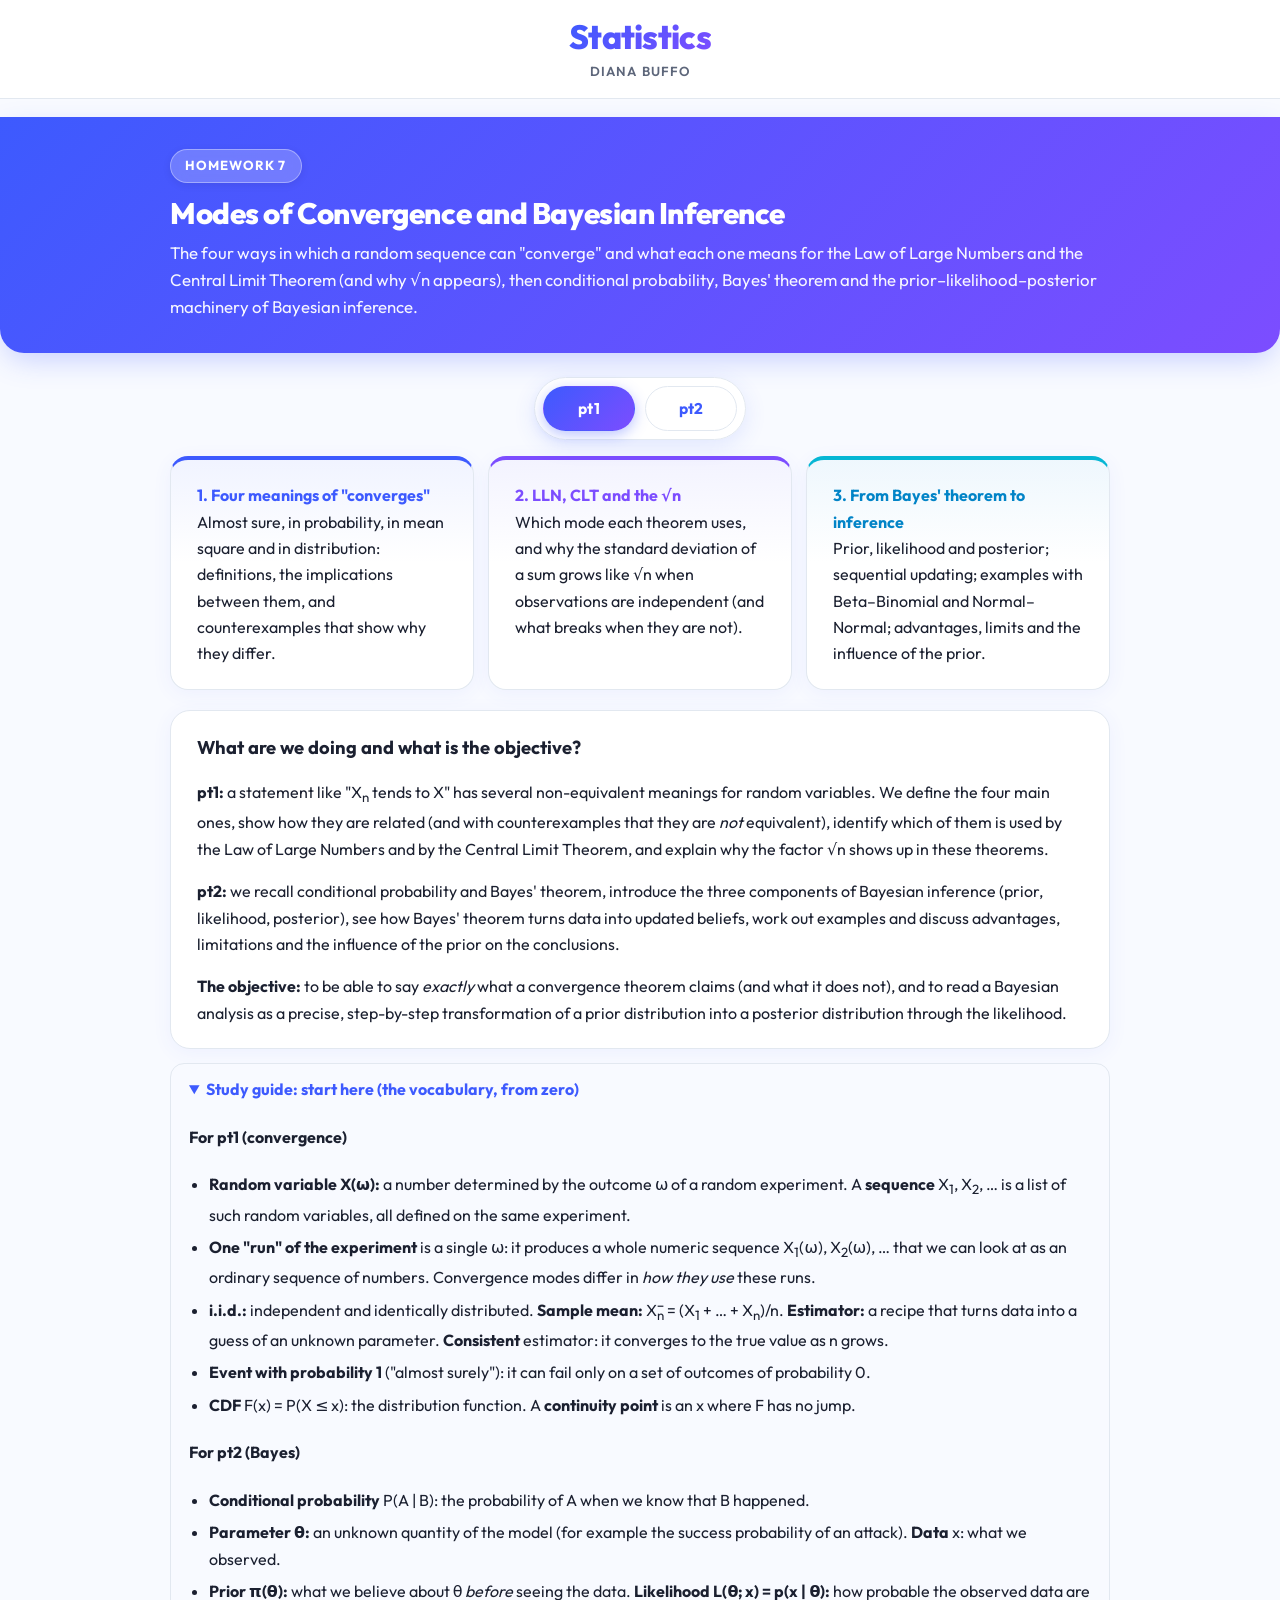
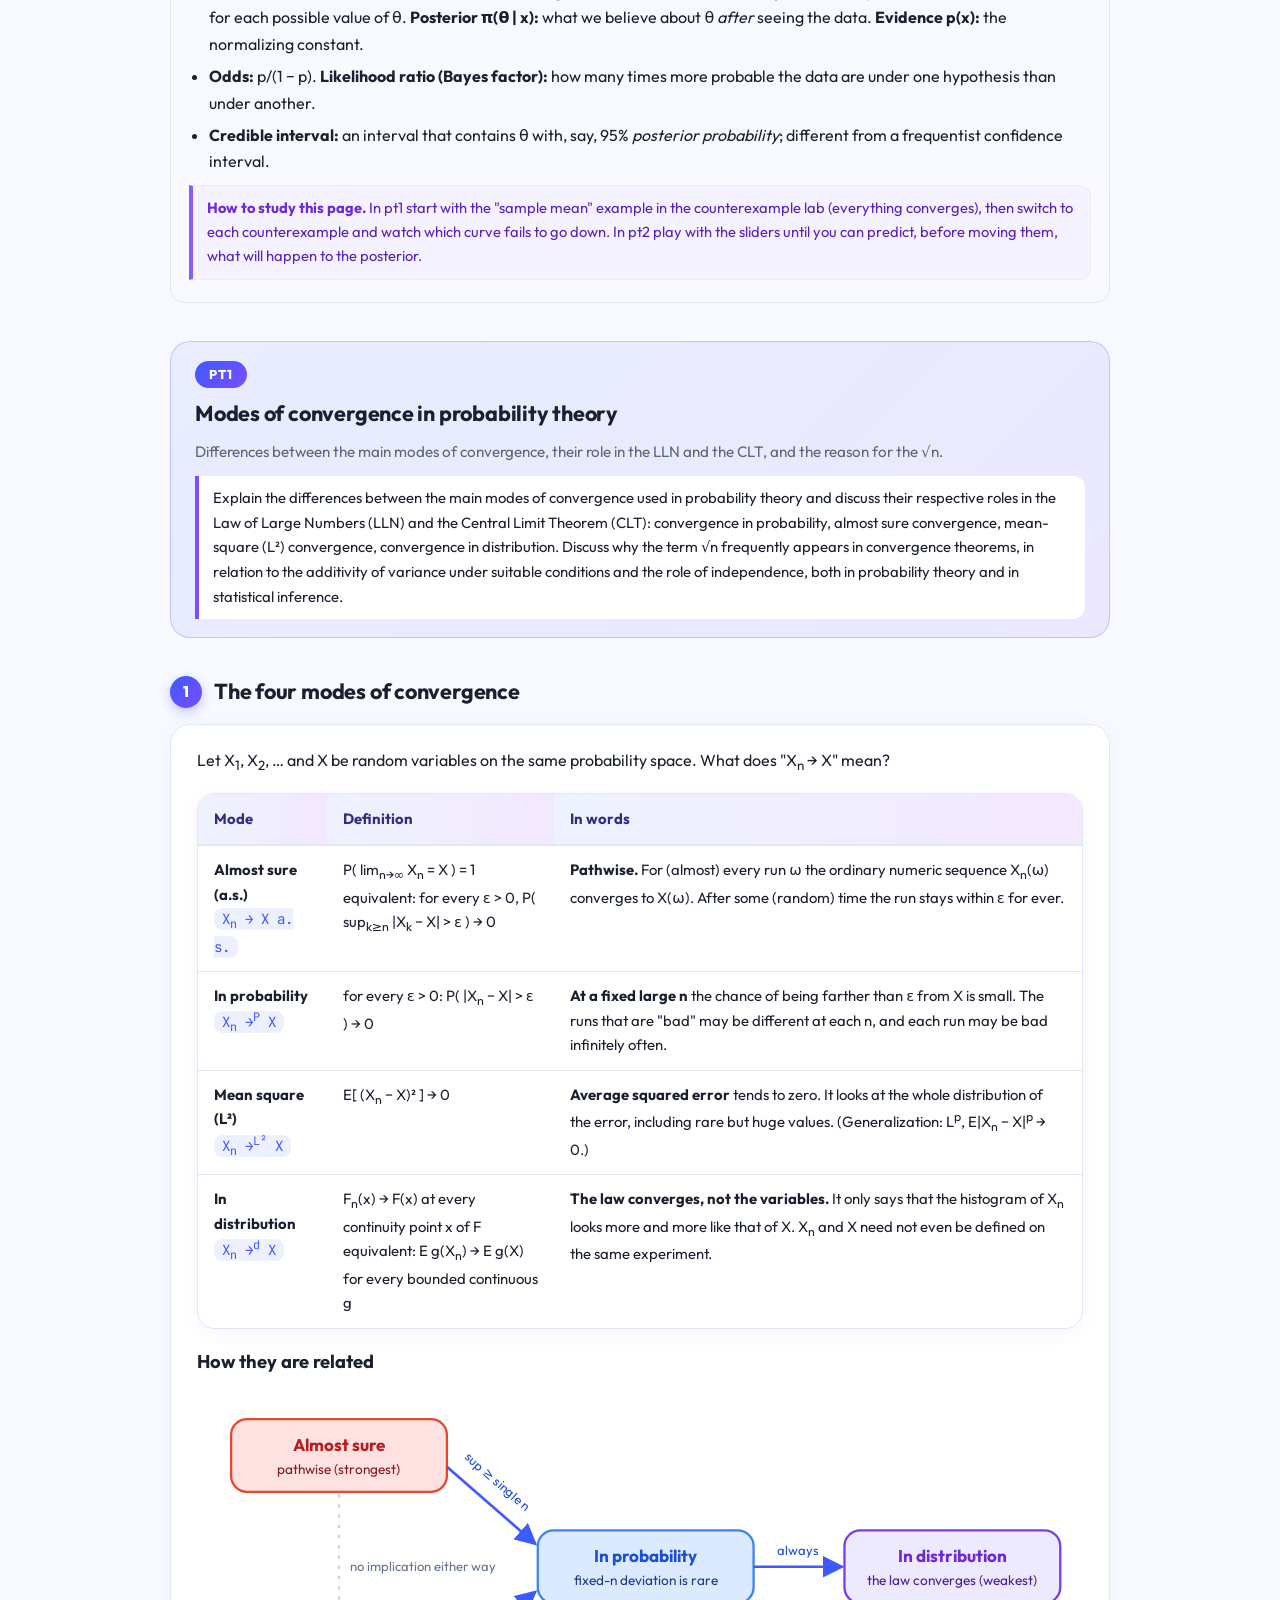
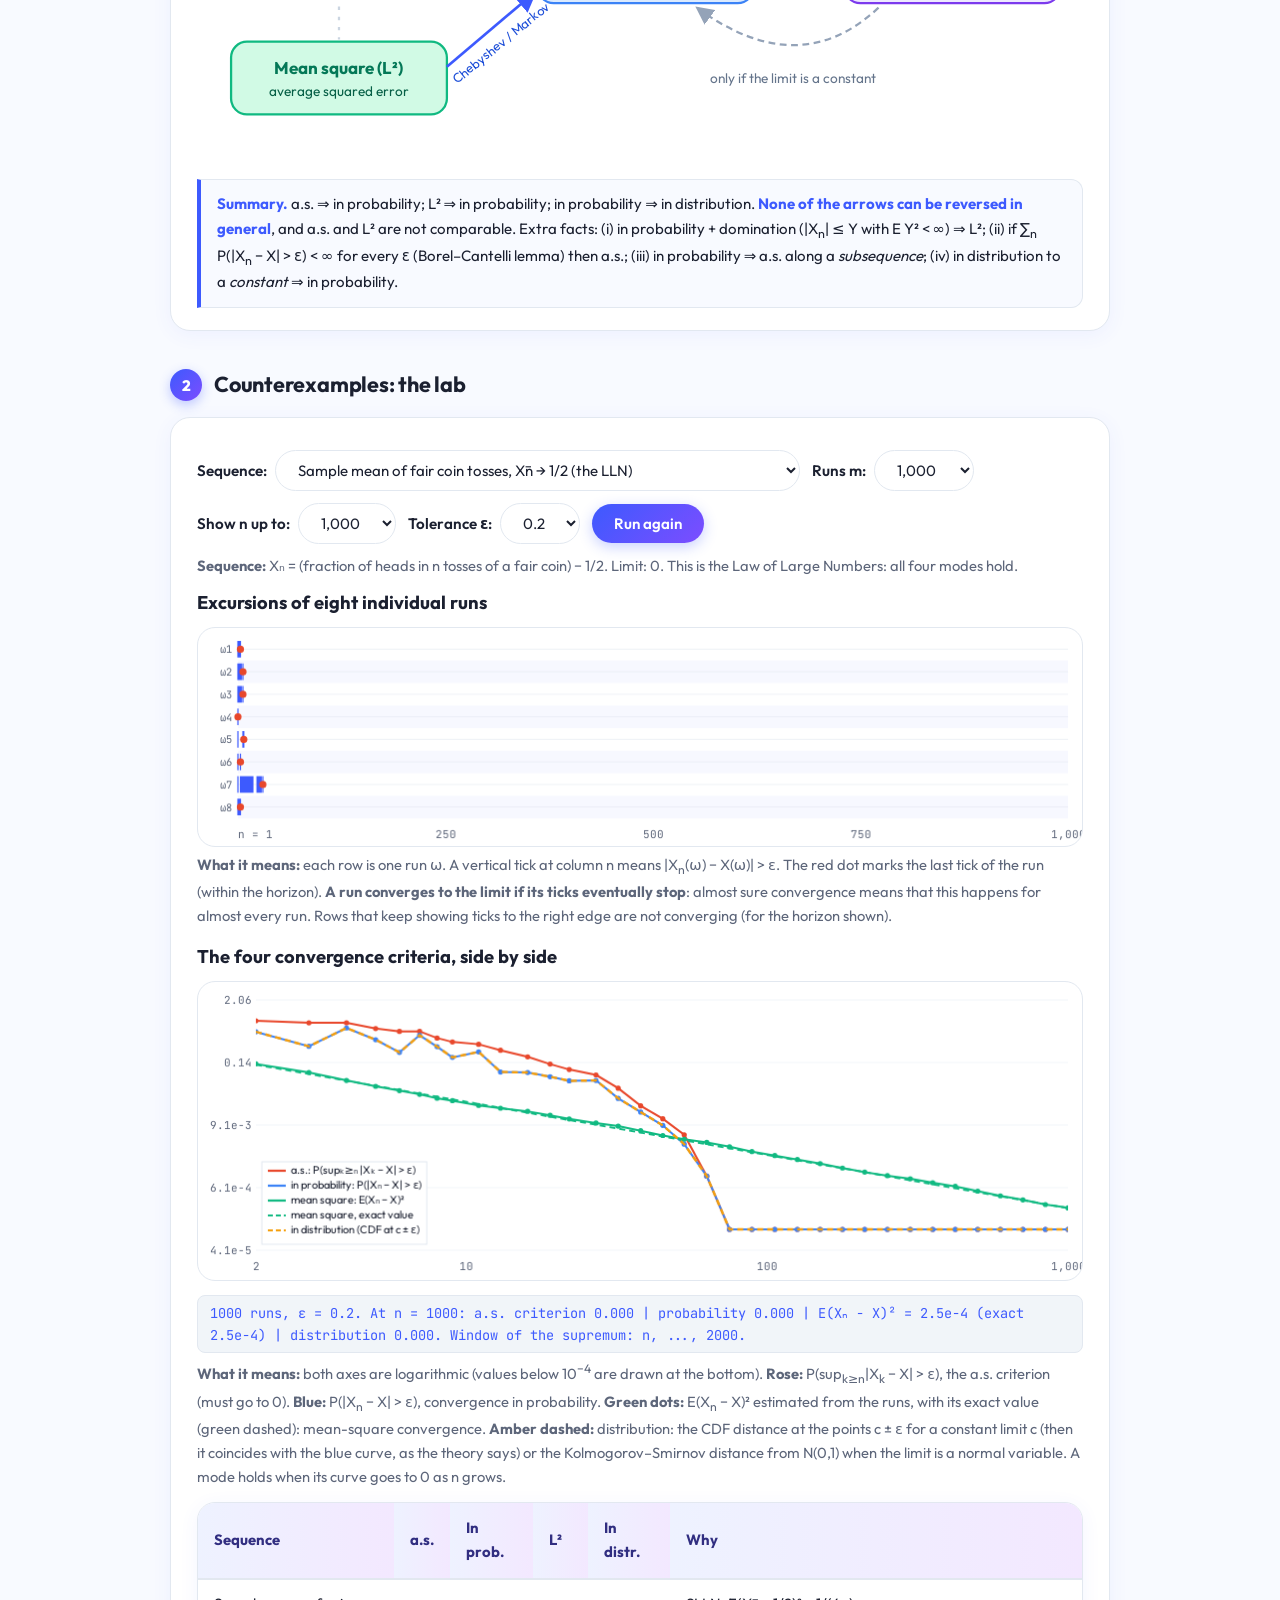
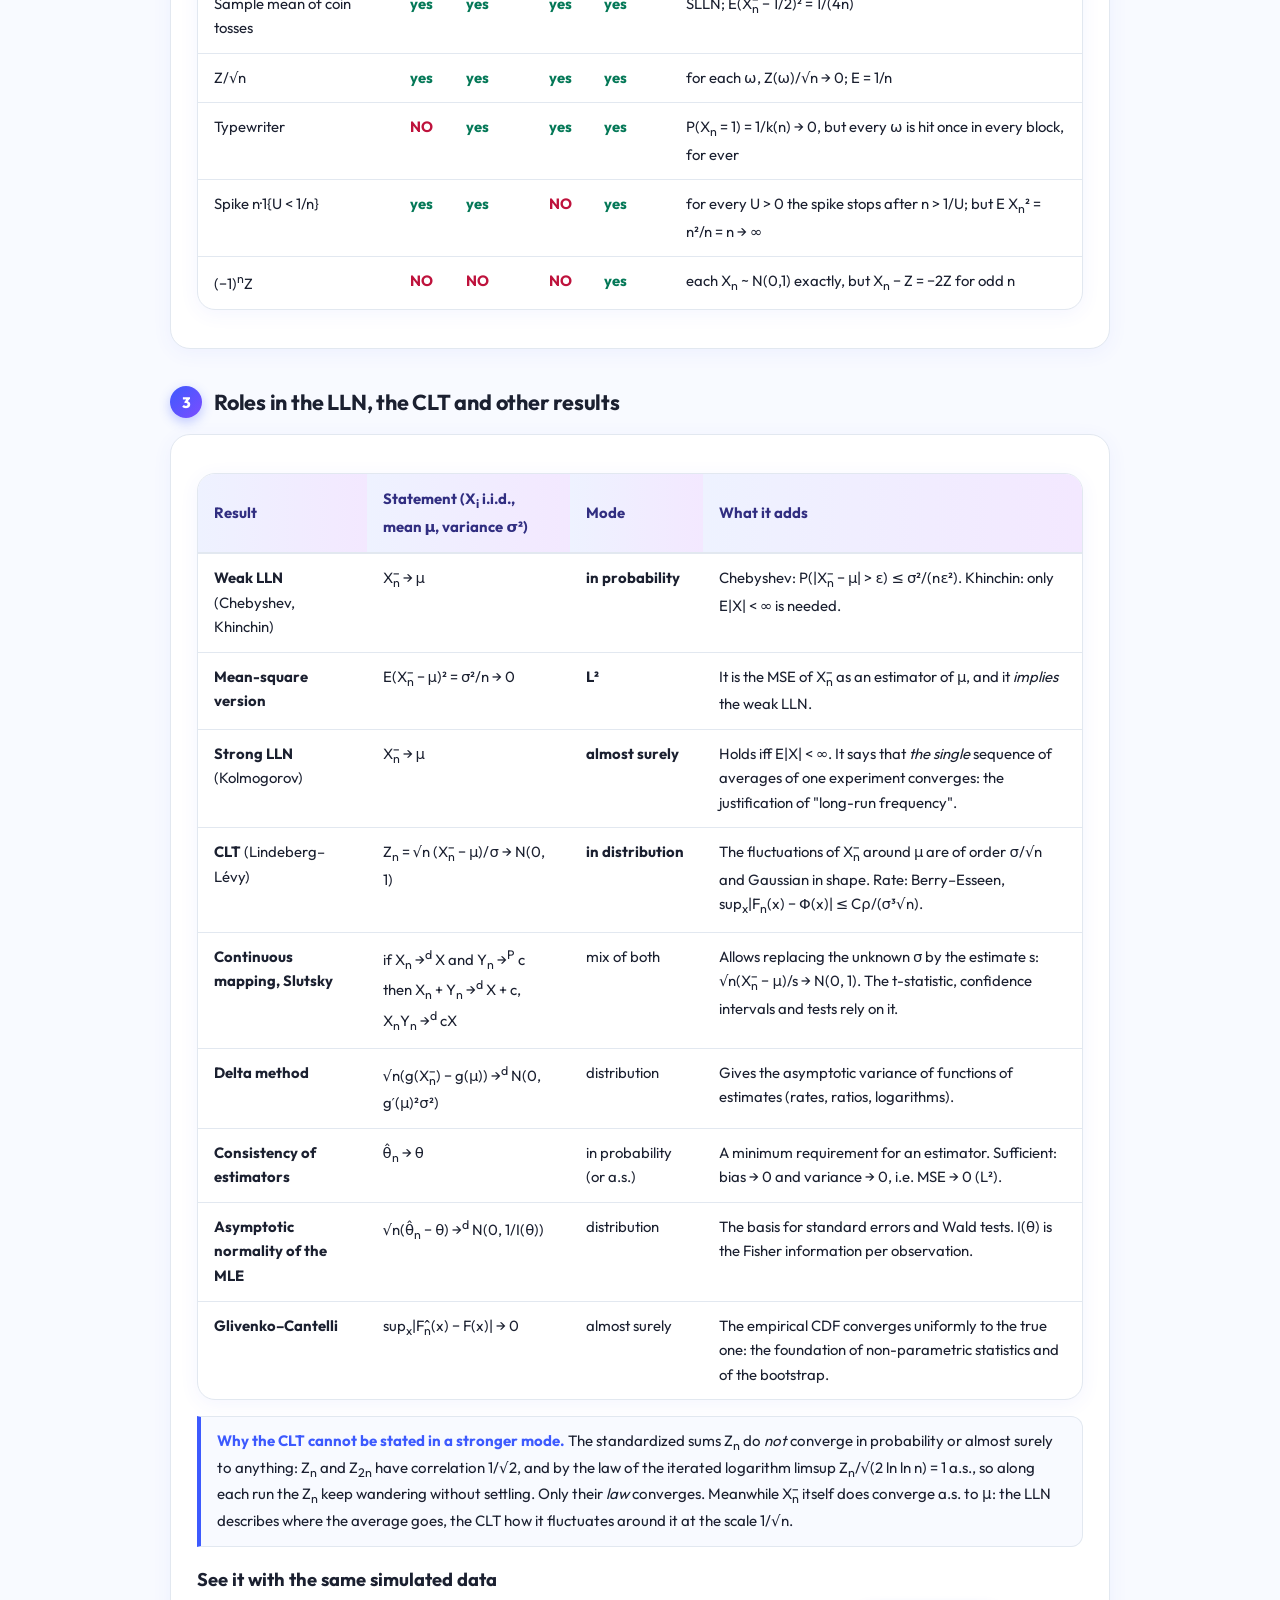
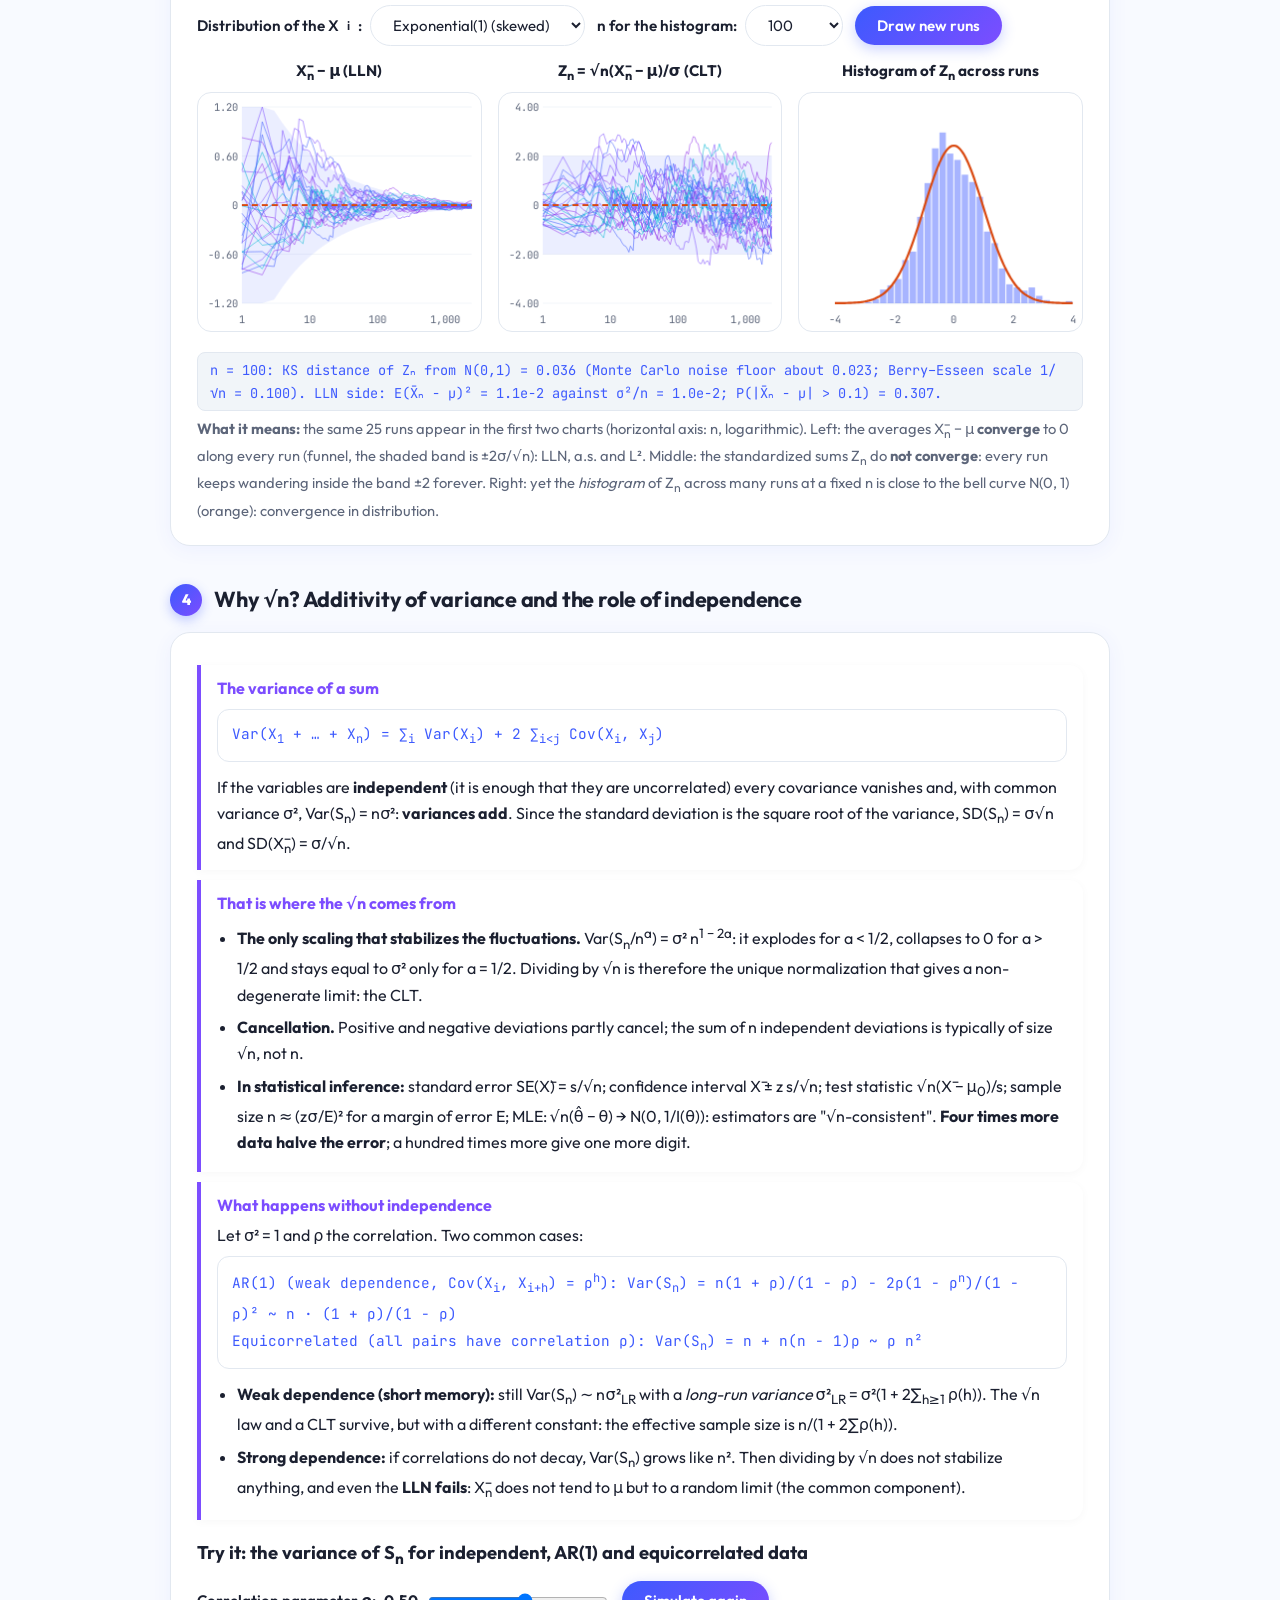
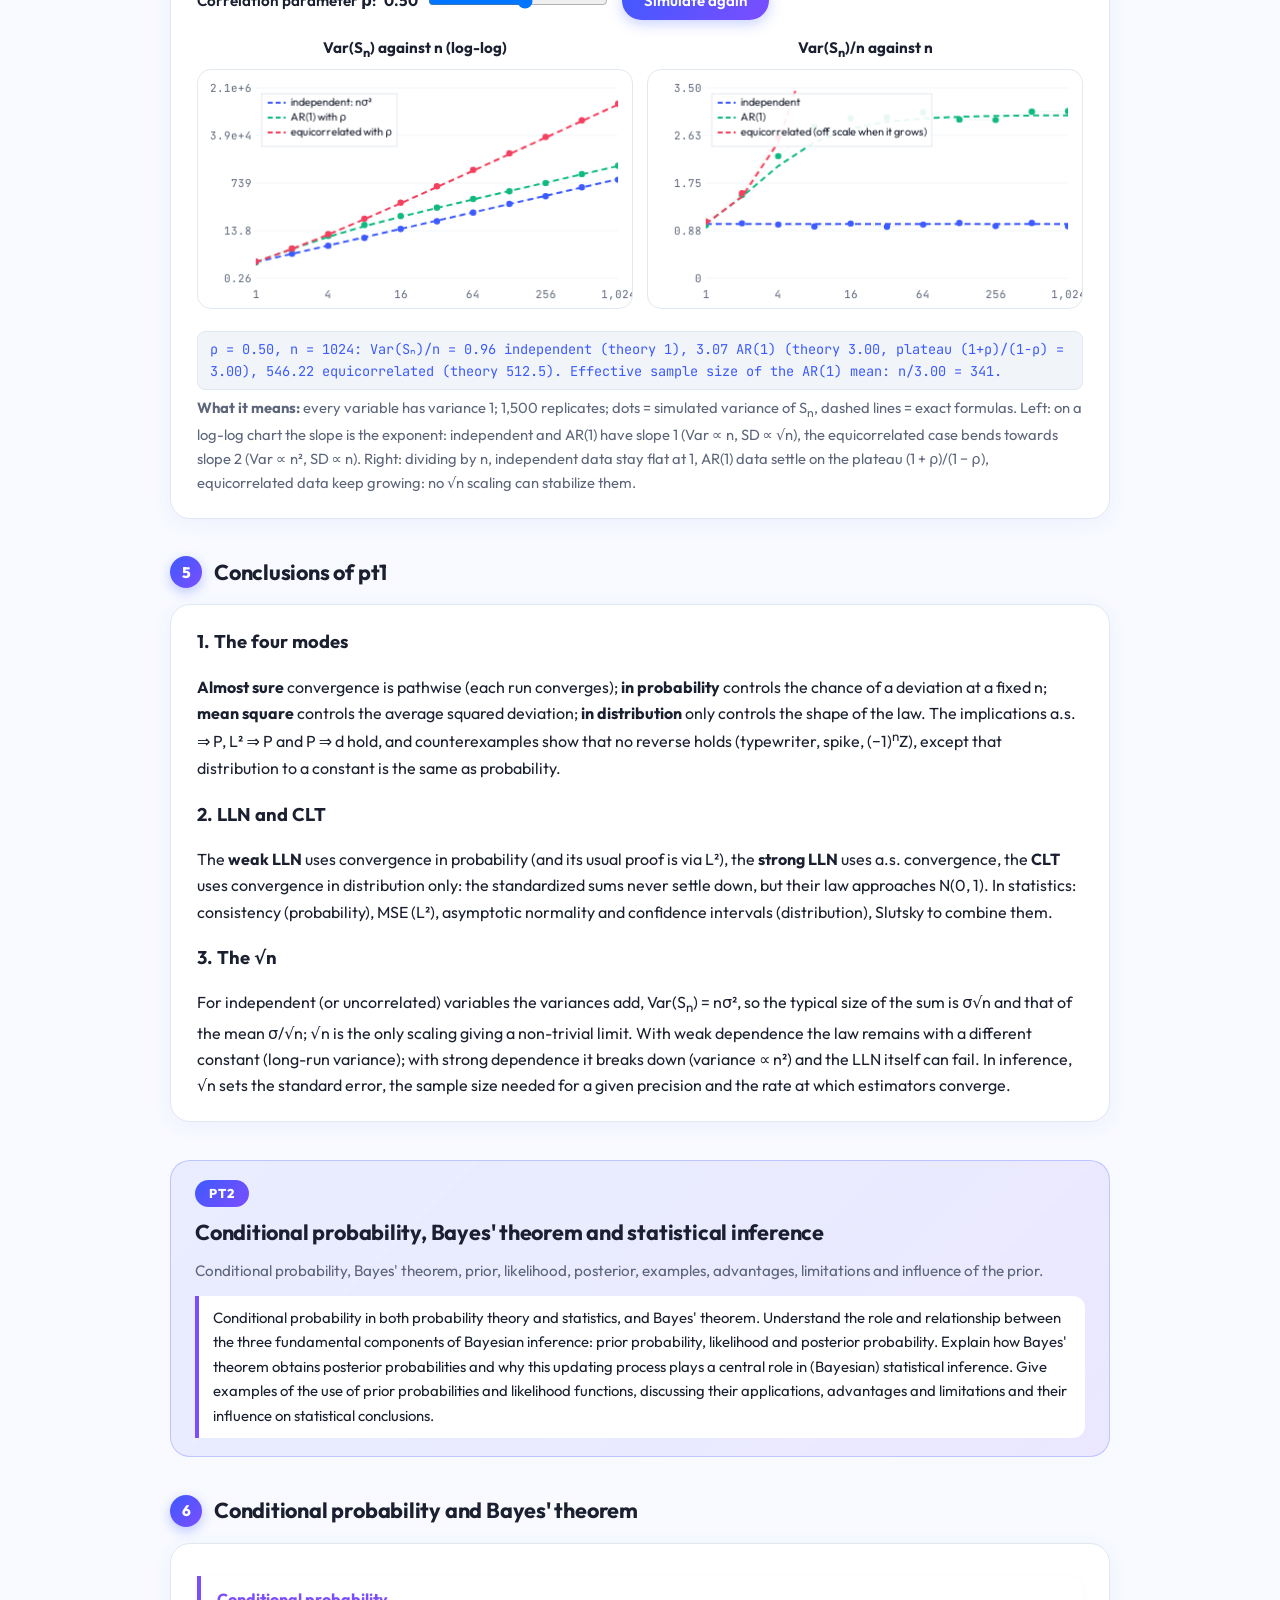
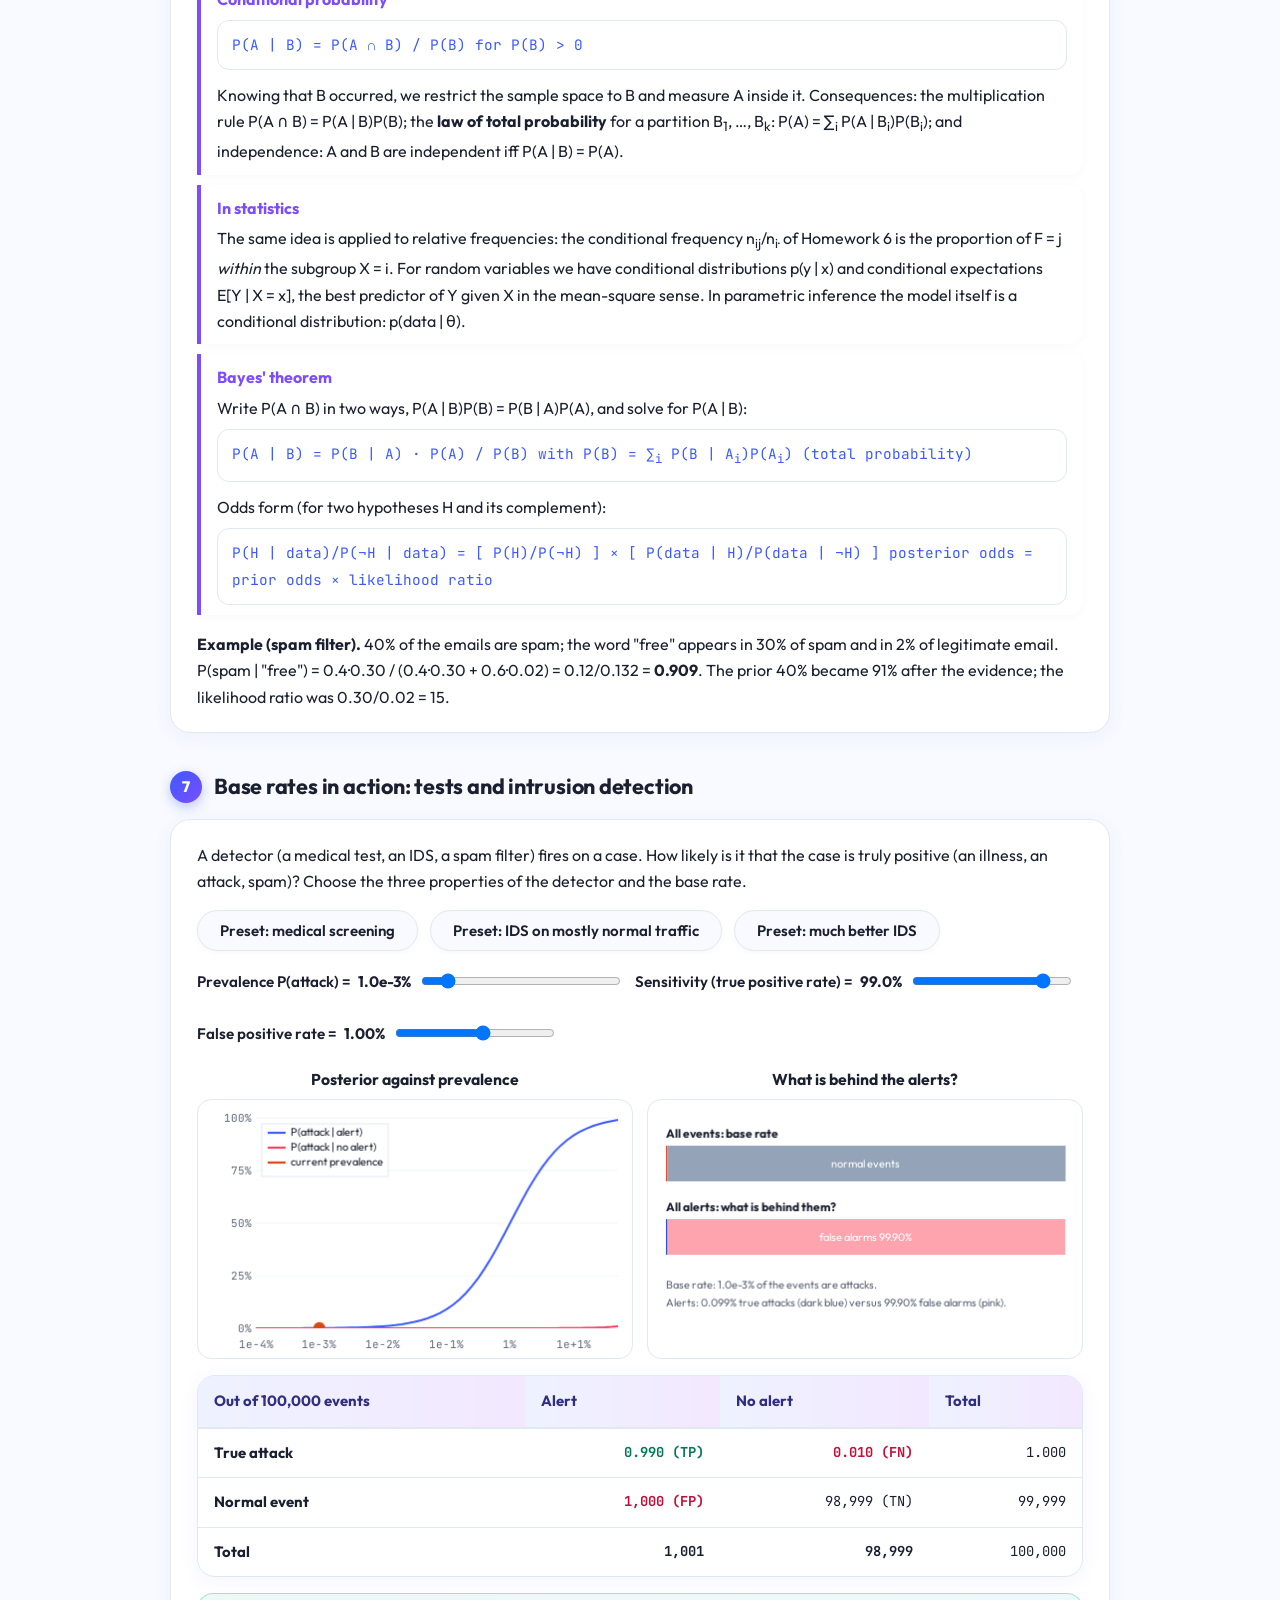
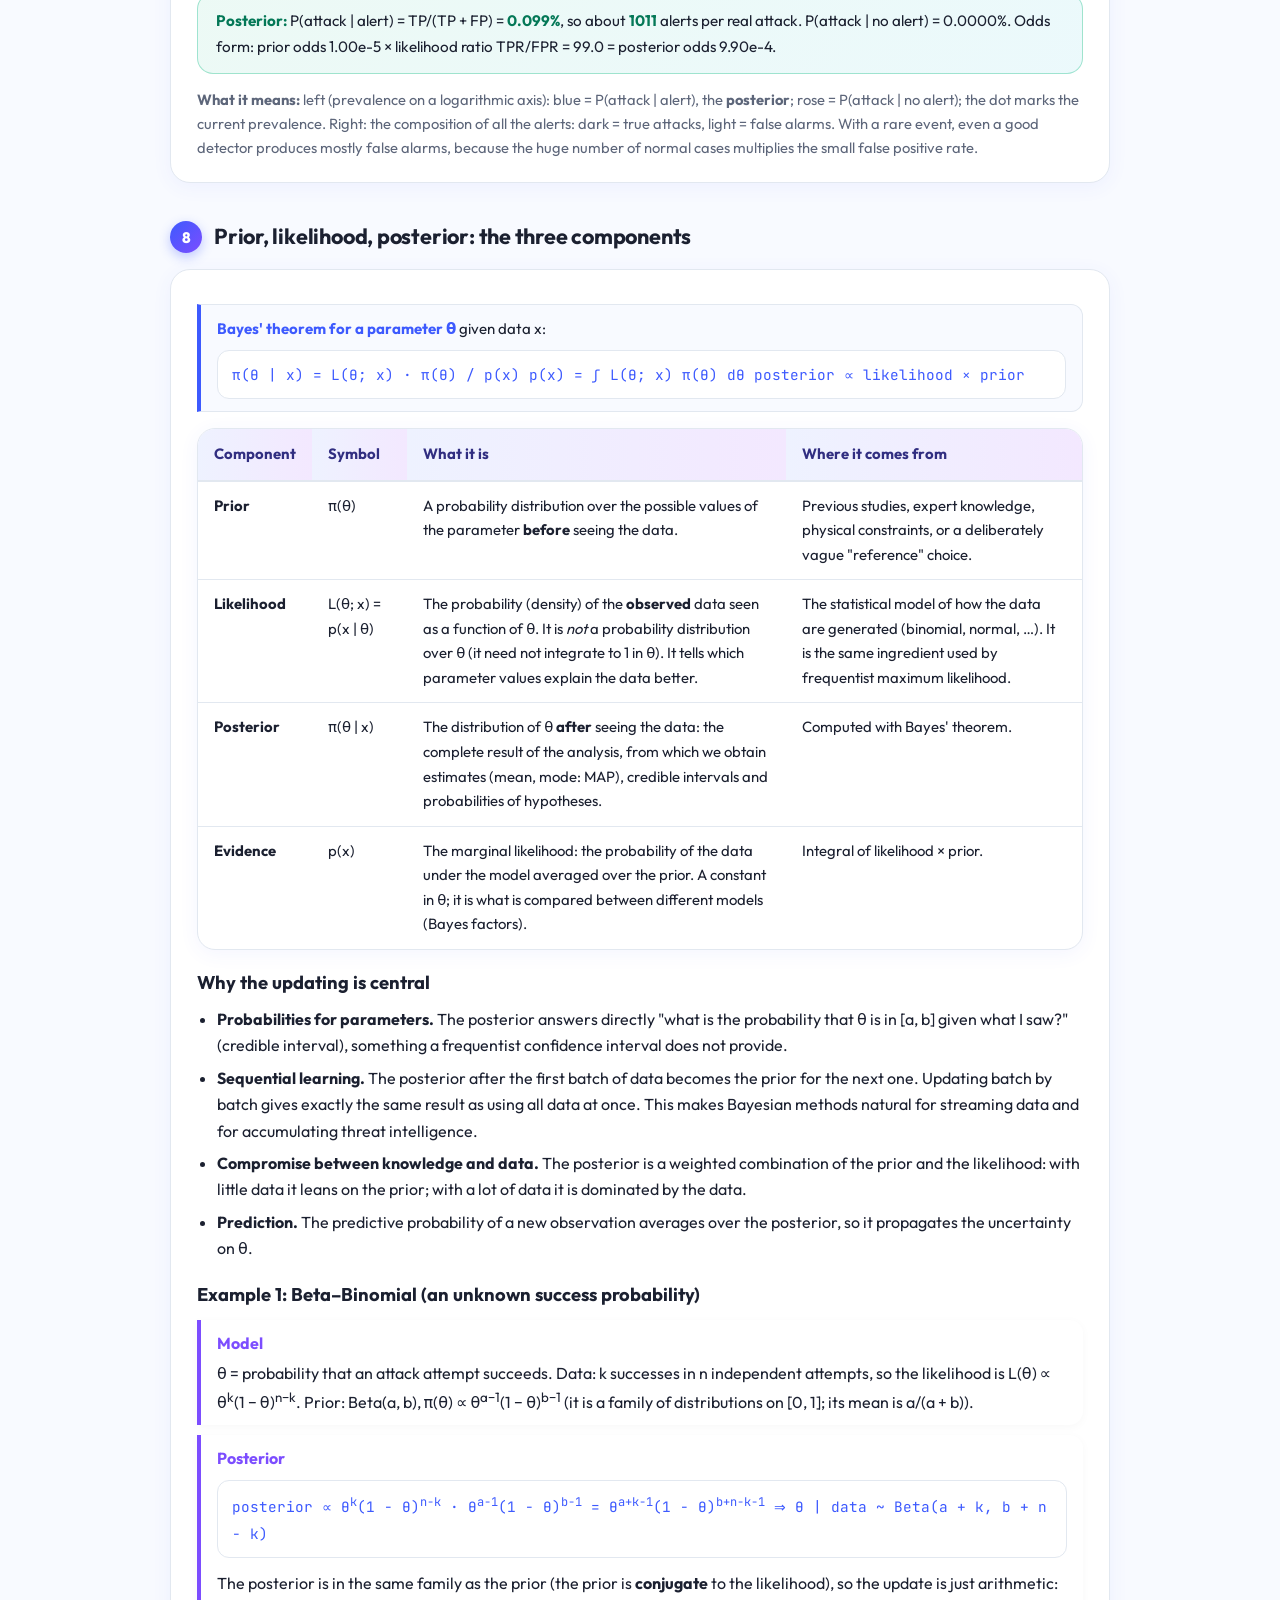
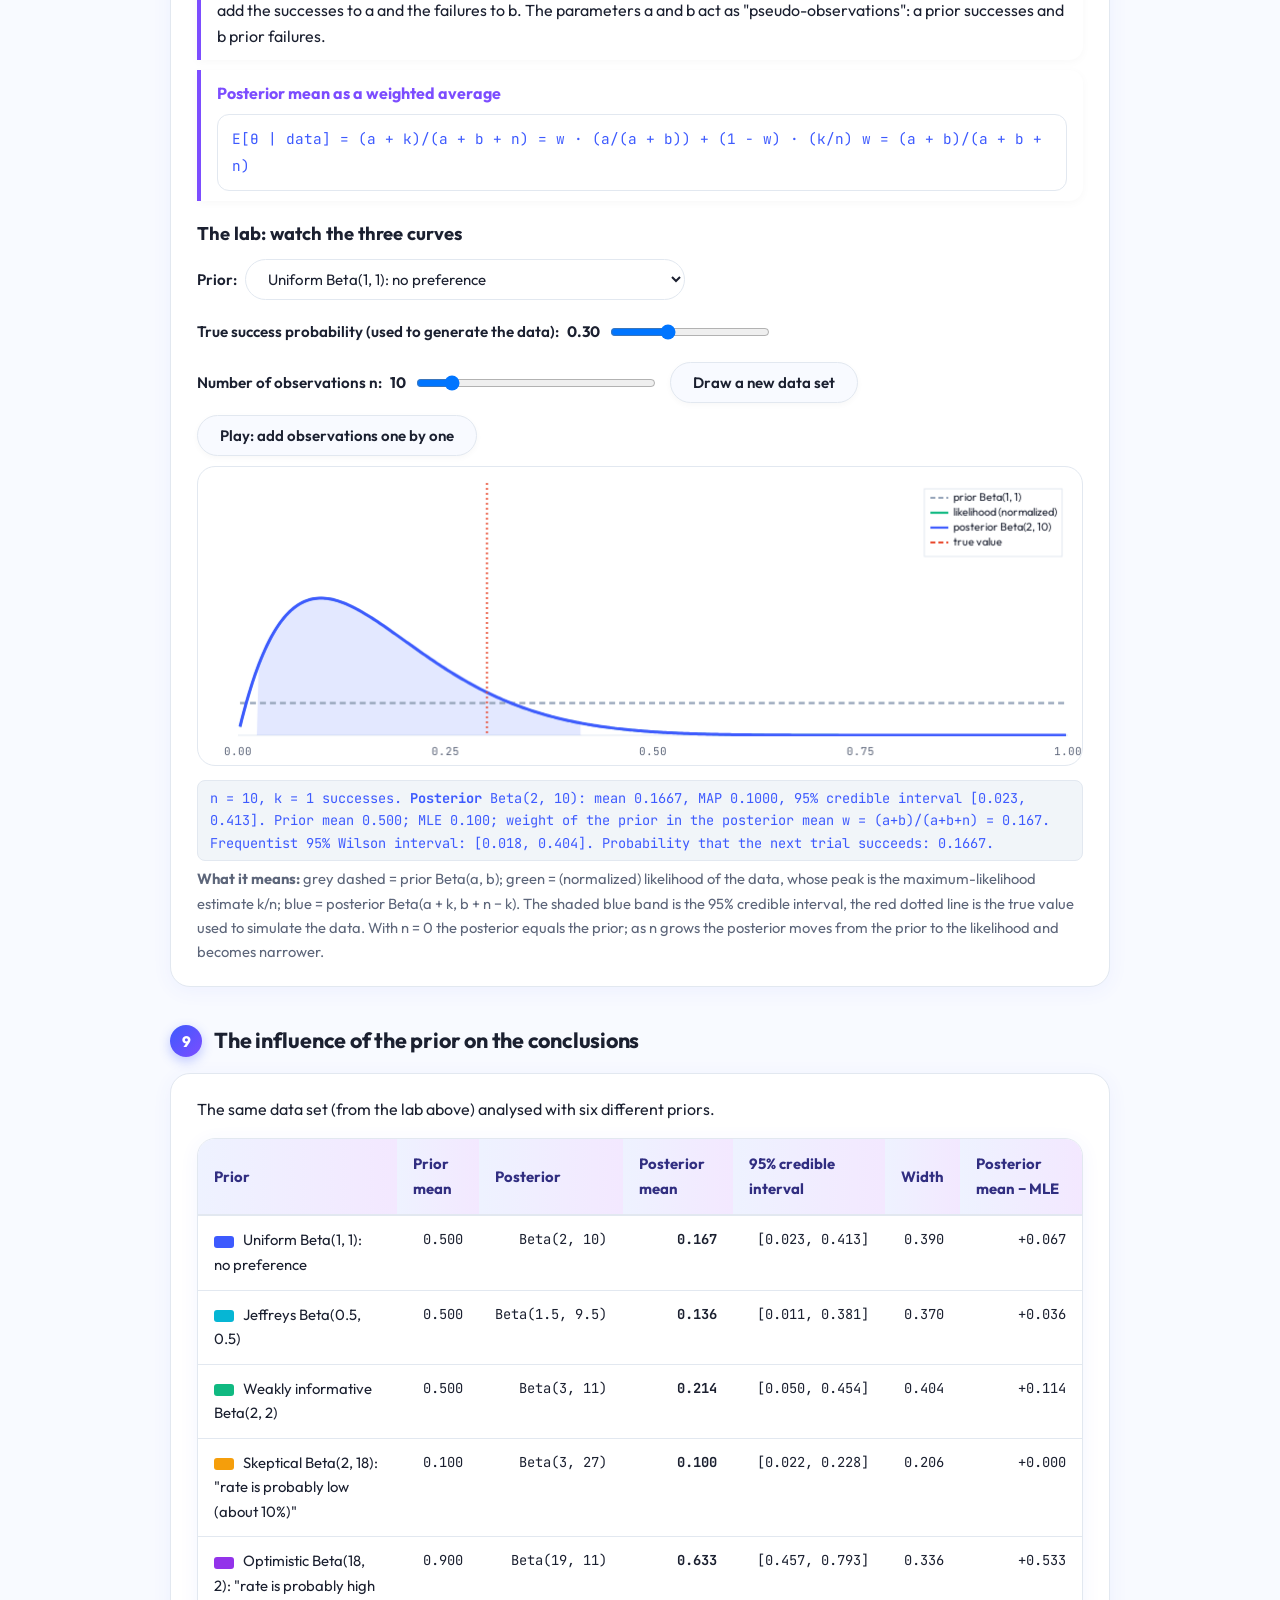
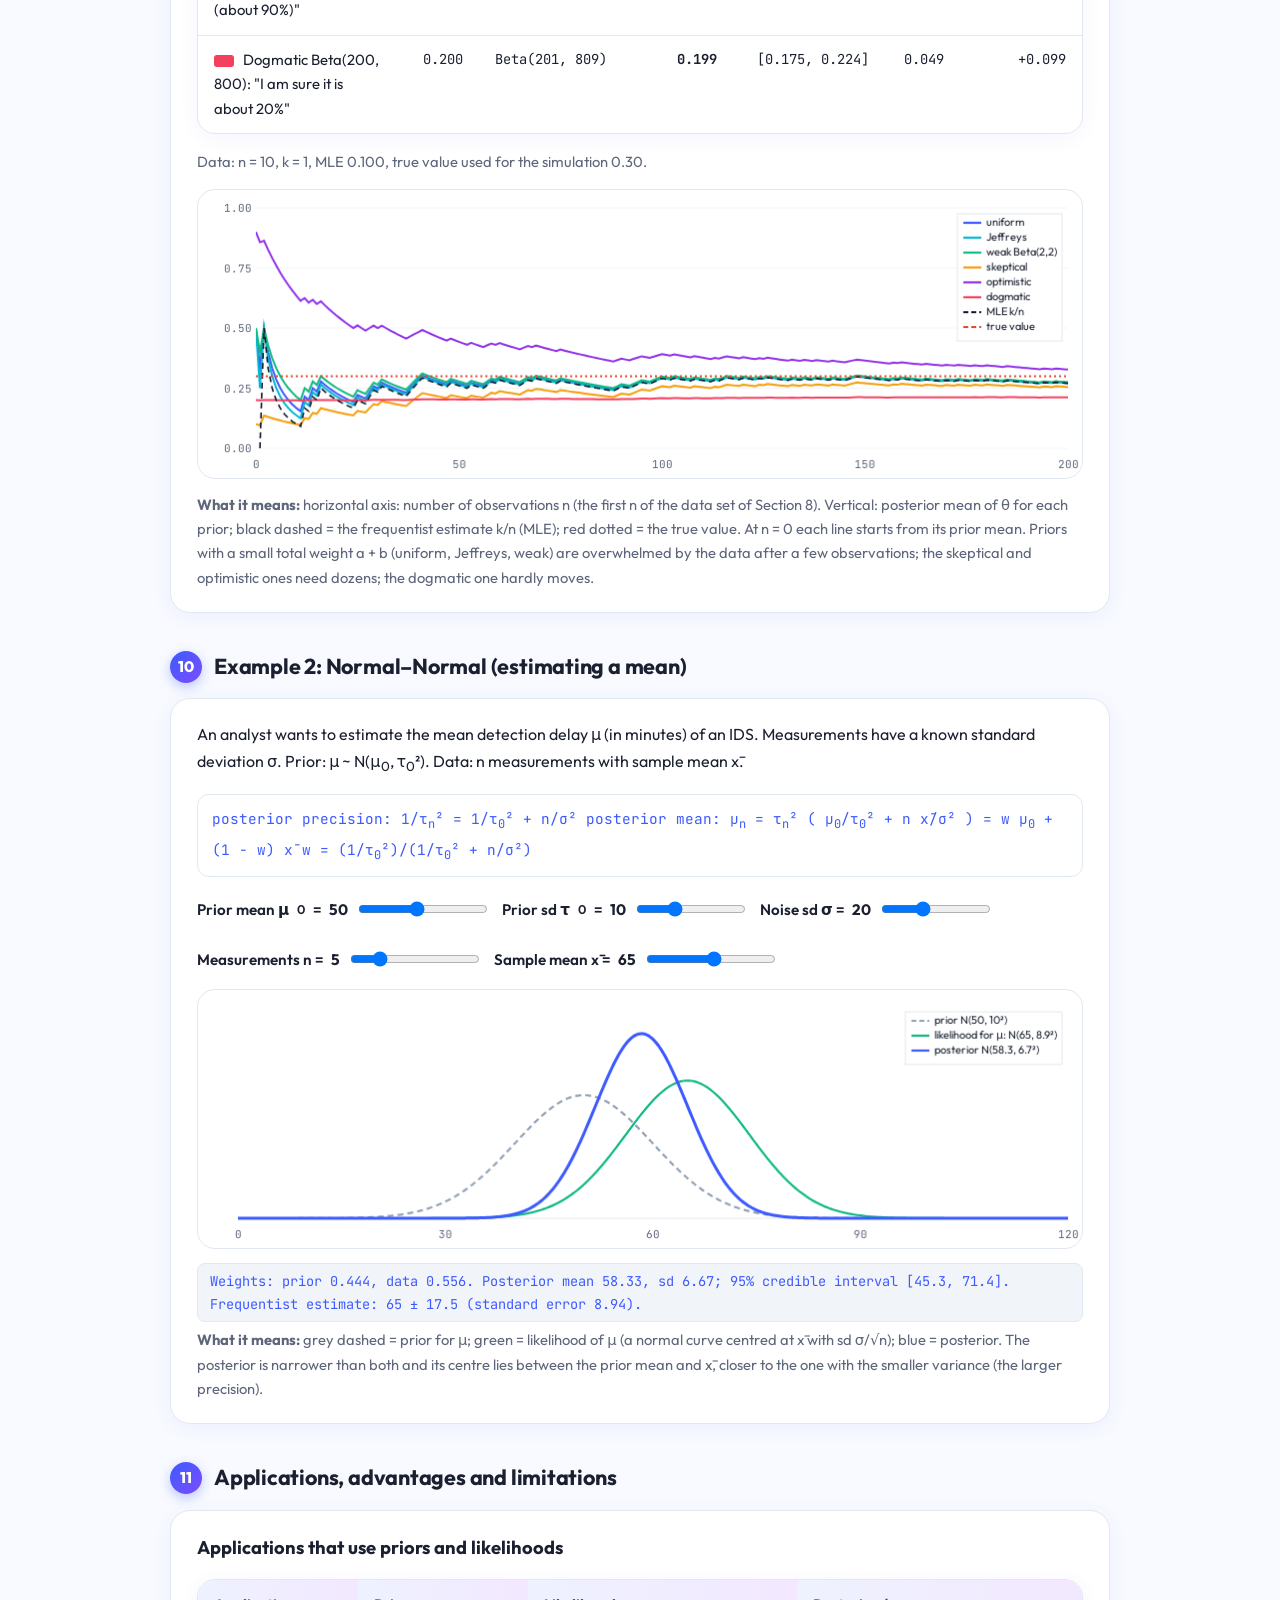
<file: homework7.html>
<!DOCTYPE html>
<html lang="en">

<head>
    <meta charset="utf-8">
    <meta name="viewport" content="width=device-width, initial-scale=1, viewport-fit=cover">
    <title>Homework 7 – Modes of Convergence and Bayesian Inference | Diana Buffo</title>
    <link rel="preconnect" href="https://fonts.googleapis.com">
    <link rel="preconnect" href="https://fonts.gstatic.com" crossorigin>
    <link
        href="https://fonts.googleapis.com/css2?family=Outfit:wght@400;500;600;700;800&family=JetBrains+Mono:wght@400;500;600&display=swap"
        rel="stylesheet">
    <link rel="stylesheet" href="css/homework3.css">
    <link rel="stylesheet" href="css/homework7.css">
</head>

<body>

    <!-- NAVBAR CENTRATA -->
    <nav class="navbar">
        <a href="index.html" class="brand-centered" title="Back to Home">
            <span class="brand-title">Statistics</span>
            <span class="brand-subtitle">Diana Buffo</span>
        </a>
    </nav>

    <!-- HEADER -->
    <header>
        <div>
            <div class="hw-tag">Homework 7</div>
            <h1>Modes of Convergence and Bayesian Inference</h1>
            <p>The four ways in which a random sequence can "converge" and what each one means for the Law of Large
                Numbers and the Central Limit Theorem (and why &radic;n appears), then conditional probability, Bayes'
                theorem and the prior&ndash;likelihood&ndash;posterior machinery of Bayesian inference.</p>
        </div>
    </header>

    <main>

        <!-- TASTI pt1 / pt2 -->
        <div class="pt-nav" id="ptNav">
            <a href="#pt1" class="pt-pill active" data-pt="pt1"
                title="Modes of convergence in probability theory">pt1</a>
            <a href="#pt2" class="pt-pill" data-pt="pt2"
                title="Conditional probability, Bayes' theorem and statistical inference">pt2</a>
        </div>

        <!-- 3 STEP PREVIEW CARDS -->
        <div class="steps">
            <div class="card"><b>1. Four meanings of "converges"</b><br>Almost sure, in probability, in mean square and
                in distribution: definitions, the implications between them, and counterexamples that show why they
                differ.</div>
            <div class="card"><b>2. LLN, CLT and the &radic;n</b><br>Which mode each theorem uses, and why the standard
                deviation of a sum grows like &radic;n when observations are independent (and what breaks when they are
                not).</div>
            <div class="card"><b>3. From Bayes' theorem to inference</b><br>Prior, likelihood and posterior; sequential
                updating; examples with Beta&ndash;Binomial and Normal&ndash;Normal; advantages, limits and the
                influence of the prior.</div>
        </div>

        <!-- OVERVIEW -->
        <div class="card">
            <h3 style="margin-top:0;">What are we doing and what is the objective?</h3>
            <p>
                <b>pt1:</b> a statement like "X<sub>n</sub> tends to X" has several non-equivalent meanings for random
                variables. We define the four main ones, show how they are related (and with counterexamples that they
                are <i>not</i> equivalent), identify which of them is used by the Law of Large Numbers and by the
                Central Limit Theorem, and explain why the factor &radic;n shows up in these theorems.
            </p>
            <p>
                <b>pt2:</b> we recall conditional probability and Bayes' theorem, introduce the three components of
                Bayesian inference (prior, likelihood, posterior), see how Bayes' theorem turns data into updated
                beliefs, work out examples and discuss advantages, limitations and the influence of the prior on the
                conclusions.
            </p>
            <p style="margin-bottom:0;">
                <b>The objective:</b> to be able to say <i>exactly</i> what a convergence theorem claims (and what it
                does not), and to read a Bayesian analysis as a precise, step-by-step transformation of a prior
                distribution into a posterior distribution through the likelihood.
            </p>
        </div>

        <!-- STUDY GUIDE: START HERE -->
        <details class="study" open>
            <summary>Study guide: start here (the vocabulary, from zero)</summary>
            <div class="study-body">

                <h4>For pt1 (convergence)</h4>
                <ul>
                    <li><b>Random variable X(&omega;):</b> a number determined by the outcome &omega; of a random
                        experiment. A <b>sequence</b> X<sub>1</sub>, X<sub>2</sub>, &hellip; is a list of such random
                        variables, all defined on the same experiment.</li>
                    <li><b>One "run" of the experiment</b> is a single &omega;: it produces a whole numeric sequence
                        X<sub>1</sub>(&omega;), X<sub>2</sub>(&omega;), &hellip; that we can look at as an ordinary
                        sequence of numbers. Convergence modes differ in <i>how they use</i> these runs.</li>
                    <li><b>i.i.d.:</b> independent and identically distributed. <b>Sample mean:</b> X&#772;<sub>n</sub>
                        = (X<sub>1</sub> + &hellip; + X<sub>n</sub>)/n. <b>Estimator:</b> a recipe that turns data into
                        a guess of an unknown parameter. <b>Consistent</b> estimator: it converges to the true value as
                        n grows.</li>
                    <li><b>Event with probability 1</b> ("almost surely"): it can fail only on a set of outcomes of
                        probability 0.</li>
                    <li><b>CDF</b> F(x) = P(X &le; x): the distribution function. A <b>continuity point</b> is an x
                        where F has no jump.</li>
                </ul>
                <h4>For pt2 (Bayes)</h4>
                <ul>
                    <li><b>Conditional probability</b> P(A | B): the probability of A when we know that B happened.</li>
                    <li><b>Parameter &theta;:</b> an unknown quantity of the model (for example the success probability
                        of an attack). <b>Data</b> x: what we observed.</li>
                    <li><b>Prior &pi;(&theta;):</b> what we believe about &theta; <i>before</i> seeing the data.
                        <b>Likelihood L(&theta;; x) = p(x | &theta;):</b> how probable the observed data are for each
                        possible value of &theta;. <b>Posterior &pi;(&theta; | x):</b> what we believe about &theta;
                        <i>after</i> seeing the data. <b>Evidence p(x):</b> the normalizing constant.</li>
                    <li><b>Odds:</b> p/(1 &minus; p). <b>Likelihood ratio (Bayes factor):</b> how many times more
                        probable the data are under one hypothesis than under another.</li>
                    <li><b>Credible interval:</b> an interval that contains &theta; with, say, 95% <i>posterior
                            probability</i>; different from a frequentist confidence interval.</li>
                </ul>
                <div class="try"><b>How to study this page.</b> In pt1 start with the "sample mean" example in the
                    counterexample lab (everything converges), then switch to each counterexample and watch which curve
                    fails to go down. In pt2 play with the sliders until you can predict, before moving them, what will
                    happen to the posterior.</div>
            </div>
        </details>

        <!-- ===================== pt1 ===================== -->
        <section id="pt1" class="pt-anchor">
            <div class="pt-banner">
                <span class="pt-tag">pt1</span>
                <h2>Modes of convergence in probability theory</h2>
                <p>Differences between the main modes of convergence, their role in the LLN and the CLT, and the reason
                    for the &radic;n.</p>
                <blockquote>Explain the differences between the main modes of convergence used in probability theory and
                    discuss their respective roles in the Law of Large Numbers (LLN) and the Central Limit Theorem
                    (CLT): convergence in probability, almost sure convergence, mean-square (L&sup2;) convergence,
                    convergence in distribution. Discuss why the term &radic;n frequently appears in convergence
                    theorems, in relation to the additivity of variance under suitable conditions and the role of
                    independence, both in probability theory and in statistical inference.</blockquote>
            </div>

            <!-- SECTION 1 -->
            <h2><span class="n">1</span> The four modes of convergence</h2>
            <div class="card">
                <p style="margin-top:0;">Let X<sub>1</sub>, X<sub>2</sub>, &hellip; and X be random variables on the
                    same probability space. What does "X<sub>n</sub> &rarr; X" mean?</p>

                <div class="wrap">
                    <table>
                        <thead>
                            <tr>
                                <th>Mode</th>
                                <th>Definition</th>
                                <th>In words</th>
                            </tr>
                        </thead>
                        <tbody>
                            <tr>
                                <td><b>Almost sure (a.s.)</b><br><code>X<sub>n</sub> &rarr; X a.s.</code></td>
                                <td>P( lim<sub>n&rarr;&infin;</sub> X<sub>n</sub> = X ) = 1<br>equivalent: for every
                                    &epsilon; &gt; 0, P( sup<sub>k&ge;n</sub> |X<sub>k</sub> &minus; X| &gt; &epsilon; )
                                    &rarr; 0</td>
                                <td><b>Pathwise.</b> For (almost) every run &omega; the ordinary numeric sequence
                                    X<sub>n</sub>(&omega;) converges to X(&omega;). After some (random) time the run
                                    stays within &epsilon; for ever.</td>
                            </tr>
                            <tr>
                                <td><b>In probability</b><br><code>X<sub>n</sub> &rarr;<sup>P</sup> X</code></td>
                                <td>for every &epsilon; &gt; 0: P( |X<sub>n</sub> &minus; X| &gt; &epsilon; ) &rarr; 0
                                </td>
                                <td><b>At a fixed large n</b> the chance of being farther than &epsilon; from X is
                                    small. The runs that are "bad" may be different at each n, and each run may be bad
                                    infinitely often.</td>
                            </tr>
                            <tr>
                                <td><b>Mean square
                                        (L&sup2;)</b><br><code>X<sub>n</sub> &rarr;<sup>L&sup2;</sup> X</code></td>
                                <td>E[ (X<sub>n</sub> &minus; X)&sup2; ] &rarr; 0</td>
                                <td><b>Average squared error</b> tends to zero. It looks at the whole distribution of
                                    the error, including rare but huge values. (Generalization: L<sup>p</sup>,
                                    E|X<sub>n</sub> &minus; X|<sup>p</sup> &rarr; 0.)</td>
                            </tr>
                            <tr>
                                <td><b>In distribution</b><br><code>X<sub>n</sub> &rarr;<sup>d</sup> X</code></td>
                                <td>F<sub>n</sub>(x) &rarr; F(x) at every continuity point x of F<br>equivalent: E
                                    g(X<sub>n</sub>) &rarr; E g(X) for every bounded continuous g</td>
                                <td><b>The law converges, not the variables.</b> It only says that the histogram of
                                    X<sub>n</sub> looks more and more like that of X. X<sub>n</sub> and X need not even
                                    be defined on the same experiment.</td>
                            </tr>
                        </tbody>
                    </table>
                </div>

                <h3>How they are related</h3>
                <div class="canvas-container" style="margin:8px 0;">
                    <svg viewBox="0 0 780 330" role="img" aria-label="Implications between the modes of convergence"
                        style="width:100%; height:auto; border:none; box-shadow:none; background:transparent; padding:0; margin:0;">
                        <defs>
                            <marker id="arr" viewBox="0 0 10 10" refX="9" refY="5" markerWidth="8" markerHeight="8"
                                orient="auto-start-reverse">
                                <path d="M0,0 L10,5 L0,10 z" fill="#3d5afe" />
                            </marker>
                            <marker id="arrd" viewBox="0 0 10 10" refX="9" refY="5" markerWidth="8" markerHeight="8"
                                orient="auto-start-reverse">
                                <path d="M0,0 L10,5 L0,10 z" fill="#94a3b8" />
                            </marker>
                        </defs>
                        <rect x="30" y="30" width="190" height="64" rx="14" fill="#fee2e2" stroke="#e8472b"
                            stroke-width="2" />
                        <text x="125" y="58" text-anchor="middle" font-size="15" font-weight="700" fill="#b91c1c">Almost
                            sure</text>
                        <text x="125" y="78" text-anchor="middle" font-size="12" fill="#7f1d1d">pathwise
                            (strongest)</text>
                        <rect x="30" y="226" width="190" height="64" rx="14" fill="#d1fae5" stroke="#10b981"
                            stroke-width="2" />
                        <text x="125" y="254" text-anchor="middle" font-size="15" font-weight="700" fill="#047857">Mean
                            square (L&#178;)</text>
                        <text x="125" y="274" text-anchor="middle" font-size="12" fill="#065f46">average squared
                            error</text>
                        <rect x="300" y="128" width="190" height="64" rx="14" fill="#dbeafe" stroke="#3b82f6"
                            stroke-width="2" />
                        <text x="395" y="156" text-anchor="middle" font-size="15" font-weight="700" fill="#1d4ed8">In
                            probability</text>
                        <text x="395" y="176" text-anchor="middle" font-size="12" fill="#1e3a8a">fixed-n deviation is
                            rare</text>
                        <rect x="570" y="128" width="190" height="64" rx="14" fill="#ede9fe" stroke="#7c3aed"
                            stroke-width="2" />
                        <text x="665" y="156" text-anchor="middle" font-size="15" font-weight="700" fill="#6d28d9">In
                            distribution</text>
                        <text x="665" y="176" text-anchor="middle" font-size="12" fill="#4c1d95">the law converges
                            (weakest)</text>
                        <line x1="220" y1="72" x2="298" y2="140" stroke="#3d5afe" stroke-width="2.4"
                            marker-end="url(#arr)" />
                        <line x1="220" y1="248" x2="298" y2="182" stroke="#3d5afe" stroke-width="2.4"
                            marker-end="url(#arr)" />
                        <line x1="490" y1="160" x2="568" y2="160" stroke="#3d5afe" stroke-width="2.4"
                            marker-end="url(#arr)" />
                        <path d="M 600 196 Q 530 262 440 196" fill="none" stroke="#94a3b8" stroke-width="2"
                            stroke-dasharray="6 4" marker-end="url(#arrd)" />
                        <text x="525" y="262" text-anchor="middle" font-size="12" fill="#64748b">only if the limit is a
                            constant</text>
                        <text x="262" y="88" text-anchor="middle" font-size="11.5" fill="#1d4ed8"
                            transform="rotate(41 262 88)">sup &ge; single n</text>
                        <text x="270" y="230" text-anchor="middle" font-size="11.5" fill="#1d4ed8"
                            transform="rotate(-39 270 230)">Chebyshev / Markov</text>
                        <text x="529" y="150" text-anchor="middle" font-size="11.5" fill="#1d4ed8">always</text>
                        <line x1="125" y1="96" x2="125" y2="224" stroke="#cbd5e1" stroke-width="2"
                            stroke-dasharray="3 6" />
                        <text x="135" y="164" font-size="11.5" fill="#64748b">no implication either way</text>
                    </svg>
                </div>

                <div class="callout-academic" style="margin-bottom:0;">
                    <b>Summary.</b> a.s. &rArr; in probability; L&sup2; &rArr; in probability; in probability &rArr; in
                    distribution. <b>None of the arrows can be reversed in general</b>, and a.s. and L&sup2; are not
                    comparable. Extra facts: (i) in probability + domination (|X<sub>n</sub>| &le; Y with E Y&sup2; &lt;
                    &infin;) &rArr; L&sup2;; (ii) if &sum;<sub>n</sub> P(|X<sub>n</sub> &minus; X| &gt; &epsilon;) &lt;
                    &infin; for every &epsilon; (Borel&ndash;Cantelli lemma) then a.s.; (iii) in probability &rArr; a.s.
                    along a <i>subsequence</i>; (iv) in distribution to a <i>constant</i> &rArr; in probability.
                </div>
            </div>

            

            <!-- SECTION 2 -->
            <h2><span class="n">2</span> Counterexamples: the lab</h2>
            <div class="card">
                <div class="row">
                    <label>Sequence:
                        <select id="mdPreset">
                            <option value="mean" selected>Sample mean of fair coin tosses, X&#772;<sub>n</sub> &rarr;
                                1/2 (the LLN)</option>
                            <option value="shrink">Z/&radic;n with Z ~ N(0,1) &rarr; 0 (everything converges)</option>
                            <option value="type">"Typewriter": sweeping indicator intervals &rarr; 0 (in prob. and
                                L&sup2;, not a.s.)</option>
                            <option value="spike">Spike n&middot;1{U &lt; 1/n} &rarr; 0 (a.s. and in prob., not L&sup2;)
                            </option>
                            <option value="dist">(&minus;1)<sup>n</sup>Z (in distribution only, to Z)</option>
                        </select>
                    </label>
                    <label>Runs m:
                        <select id="mdM">
                            <option value="500">500</option>
                            <option value="1000" selected>1,000</option>
                            <option value="2000">2,000</option>
                        </select>
                    </label>
                    <label>Show n up to:
                        <select id="mdN">
                            <option value="200">200</option>
                            <option value="500">500</option>
                            <option value="1000" selected>1,000</option>
                            <option value="2500">2,500</option>
                        </select>
                    </label>
                    <label>Tolerance &epsilon;:
                        <select id="mdEps">
                            <option value="0.5">0.5</option>
                            <option value="0.2" selected>0.2</option>
                            <option value="0.1">0.1</option>
                        </select>
                    </label>
                    <button id="btnMd">Run again</button>
                </div>
                <div id="mdDesc" class="mut" style="margin:4px 0 10px;"></div>

                <h3 style="margin-top:10px;">Excursions of eight individual runs</h3>
                <div class="canvas-container" style="margin:6px 0;">
                    <canvas id="canvasMdRaster" style="height:220px;"></canvas>
                </div>
                <p class="mut" style="margin:0 0 14px;"><b>What it means:</b> each row is one run &omega;. A vertical
                    tick at column n means |X<sub>n</sub>(&omega;) &minus; X(&omega;)| &gt; &epsilon;. The red dot marks
                    the last tick of the run (within the horizon). <b>A run converges to the limit if its ticks
                        eventually stop</b>: almost sure convergence means that this happens for almost every run. Rows
                    that keep showing ticks to the right edge are not converging (for the horizon shown).</p>

                <h3 style="margin-top:10px;">The four convergence criteria, side by side</h3>
                <div class="canvas-container" style="margin:6px 0;">
                    <canvas id="canvasMdCurves" style="height:300px;"></canvas>
                </div>
                <div class="live-readout" id="mdReadout">Running...</div>
                <p class="mut" style="margin:6px 0 0;">
                    <b>What it means:</b> both axes are logarithmic (values below 10<sup>&minus;4</sup> are drawn at the
                    bottom). <b>Rose:</b> P(sup<sub>k&ge;n</sub>|X<sub>k</sub> &minus; X| &gt; &epsilon;), the a.s.
                    criterion (must go to 0). <b>Blue:</b> P(|X<sub>n</sub> &minus; X| &gt; &epsilon;), convergence in
                    probability. <b>Green dots:</b> E(X<sub>n</sub> &minus; X)&sup2; estimated from the runs, with its
                    exact value (green dashed): mean-square convergence. <b>Amber dashed:</b> distribution: the CDF
                    distance at the points c &plusmn; &epsilon; for a constant limit c (then it coincides with the blue
                    curve, as the theory says) or the Kolmogorov&ndash;Smirnov distance from N(0,1) when the limit is a
                    normal variable. A mode holds when its curve goes to 0 as n grows.
                </p>

                <div class="wrap" style="margin-top:12px;">
                    <table>
                        <thead>
                            <tr>
                                <th>Sequence</th>
                                <th>a.s.</th>
                                <th>In prob.</th>
                                <th>L&sup2;</th>
                                <th>In distr.</th>
                                <th>Why</th>
                            </tr>
                        </thead>
                        <tbody>
                            <tr>
                                <td>Sample mean of coin tosses</td>
                                <td class="good-num">yes</td>
                                <td class="good-num">yes</td>
                                <td class="good-num">yes</td>
                                <td class="good-num">yes</td>
                                <td>SLLN; E(X&#772;<sub>n</sub> &minus; 1/2)&sup2; = 1/(4n)</td>
                            </tr>
                            <tr>
                                <td>Z/&radic;n</td>
                                <td class="good-num">yes</td>
                                <td class="good-num">yes</td>
                                <td class="good-num">yes</td>
                                <td class="good-num">yes</td>
                                <td>for each &omega;, Z(&omega;)/&radic;n &rarr; 0; E = 1/n</td>
                            </tr>
                            <tr>
                                <td>Typewriter</td>
                                <td class="bad-num">NO</td>
                                <td class="good-num">yes</td>
                                <td class="good-num">yes</td>
                                <td class="good-num">yes</td>
                                <td>P(X<sub>n</sub> = 1) = 1/k(n) &rarr; 0, but every &omega; is hit once in every
                                    block, for ever</td>
                            </tr>
                            <tr>
                                <td>Spike n&middot;1{U &lt; 1/n}</td>
                                <td class="good-num">yes</td>
                                <td class="good-num">yes</td>
                                <td class="bad-num">NO</td>
                                <td class="good-num">yes</td>
                                <td>for every U &gt; 0 the spike stops after n &gt; 1/U; but E X<sub>n</sub>&sup2; =
                                    n&sup2;/n = n &rarr; &infin;</td>
                            </tr>
                            <tr>
                                <td>(&minus;1)<sup>n</sup>Z</td>
                                <td class="bad-num">NO</td>
                                <td class="bad-num">NO</td>
                                <td class="bad-num">NO</td>
                                <td class="good-num">yes</td>
                                <td>each X<sub>n</sub> ~ N(0,1) exactly, but X<sub>n</sub> &minus; Z = &minus;2Z for odd
                                    n</td>
                            </tr>
                        </tbody>
                    </table>
                </div>
            </div>

            

            <!-- SECTION 3 -->
            <h2><span class="n">3</span> Roles in the LLN, the CLT and other results</h2>
            <div class="card">
                <div class="wrap">
                    <table>
                        <thead>
                            <tr>
                                <th>Result</th>
                                <th>Statement (X<sub>i</sub> i.i.d., mean &mu;, variance &sigma;&sup2;)</th>
                                <th>Mode</th>
                                <th>What it adds</th>
                            </tr>
                        </thead>
                        <tbody>
                            <tr>
                                <td><b>Weak LLN</b> (Chebyshev, Khinchin)</td>
                                <td>X&#772;<sub>n</sub> &rarr; &mu;</td>
                                <td><b>in probability</b></td>
                                <td>Chebyshev: P(|X&#772;<sub>n</sub> &minus; &mu;| &gt; &epsilon;) &le;
                                    &sigma;&sup2;/(n&epsilon;&sup2;). Khinchin: only E|X| &lt; &infin; is needed.</td>
                            </tr>
                            <tr>
                                <td><b>Mean-square version</b></td>
                                <td>E(X&#772;<sub>n</sub> &minus; &mu;)&sup2; = &sigma;&sup2;/n &rarr; 0</td>
                                <td><b>L&sup2;</b></td>
                                <td>It is the MSE of X&#772;<sub>n</sub> as an estimator of &mu;, and it <i>implies</i>
                                    the weak LLN.</td>
                            </tr>
                            <tr>
                                <td><b>Strong LLN</b> (Kolmogorov)</td>
                                <td>X&#772;<sub>n</sub> &rarr; &mu;</td>
                                <td><b>almost surely</b></td>
                                <td>Holds iff E|X| &lt; &infin;. It says that <i>the single</i> sequence of averages of
                                    one experiment converges: the justification of "long-run frequency".</td>
                            </tr>
                            <tr>
                                <td><b>CLT</b> (Lindeberg&ndash;L&eacute;vy)</td>
                                <td>Z<sub>n</sub> = &radic;n (X&#772;<sub>n</sub> &minus; &mu;)/&sigma; &rarr; N(0, 1)
                                </td>
                                <td><b>in distribution</b></td>
                                <td>The fluctuations of X&#772;<sub>n</sub> around &mu; are of order &sigma;/&radic;n
                                    and Gaussian in shape. Rate: Berry&ndash;Esseen, sup<sub>x</sub>|F<sub>n</sub>(x)
                                    &minus; &Phi;(x)| &le; C&rho;/(&sigma;&sup3;&radic;n).</td>
                            </tr>
                            <tr>
                                <td><b>Continuous mapping, Slutsky</b></td>
                                <td>if X<sub>n</sub> &rarr;<sup>d</sup> X and Y<sub>n</sub> &rarr;<sup>P</sup> c then
                                    X<sub>n</sub> + Y<sub>n</sub> &rarr;<sup>d</sup> X + c, X<sub>n</sub>Y<sub>n</sub>
                                    &rarr;<sup>d</sup> cX</td>
                                <td>mix of both</td>
                                <td>Allows replacing the unknown &sigma; by the estimate s: &radic;n(X&#772;<sub>n</sub>
                                    &minus; &mu;)/s &rarr; N(0, 1). The t-statistic, confidence intervals and tests rely
                                    on it.</td>
                            </tr>
                            <tr>
                                <td><b>Delta method</b></td>
                                <td>&radic;n(g(X&#772;<sub>n</sub>) &minus; g(&mu;)) &rarr;<sup>d</sup> N(0,
                                    g&prime;(&mu;)&sup2;&sigma;&sup2;)</td>
                                <td>distribution</td>
                                <td>Gives the asymptotic variance of functions of estimates (rates, ratios, logarithms).
                                </td>
                            </tr>
                            <tr>
                                <td><b>Consistency of estimators</b></td>
                                <td>&theta;&#770;<sub>n</sub> &rarr; &theta;</td>
                                <td>in probability (or a.s.)</td>
                                <td>A minimum requirement for an estimator. Sufficient: bias &rarr; 0 and variance
                                    &rarr; 0, i.e. MSE &rarr; 0 (L&sup2;).</td>
                            </tr>
                            <tr>
                                <td><b>Asymptotic normality of the MLE</b></td>
                                <td>&radic;n(&theta;&#770;<sub>n</sub> &minus; &theta;) &rarr;<sup>d</sup> N(0,
                                    1/I(&theta;))</td>
                                <td>distribution</td>
                                <td>The basis for standard errors and Wald tests. I(&theta;) is the Fisher information
                                    per observation.</td>
                            </tr>
                            <tr>
                                <td><b>Glivenko&ndash;Cantelli</b></td>
                                <td>sup<sub>x</sub>|F&#770;<sub>n</sub>(x) &minus; F(x)| &rarr; 0</td>
                                <td>almost surely</td>
                                <td>The empirical CDF converges uniformly to the true one: the foundation of
                                    non-parametric statistics and of the bootstrap.</td>
                            </tr>
                        </tbody>
                    </table>
                </div>
                <div class="callout-academic">
                    <b>Why the CLT cannot be stated in a stronger mode.</b> The standardized sums Z<sub>n</sub> do
                    <i>not</i> converge in probability or almost surely to anything: Z<sub>n</sub> and Z<sub>2n</sub>
                    have correlation 1/&radic;2, and by the law of the iterated logarithm limsup Z<sub>n</sub>/&radic;(2
                    ln ln n) = 1 a.s., so along each run the Z<sub>n</sub> keep wandering without settling. Only their
                    <i>law</i> converges. Meanwhile X&#772;<sub>n</sub> itself does converge a.s. to &mu;: the LLN
                    describes where the average goes, the CLT how it fluctuates around it at the scale 1/&radic;n.
                </div>

                <h3>See it with the same simulated data</h3>
                <div class="row">
                    <label>Distribution of the X<sub>i</sub>:
                        <select id="lcDist">
                            <option value="exp" selected>Exponential(1) (skewed)</option>
                            <option value="ber">Bernoulli(0.3)</option>
                            <option value="uni">Uniform(0, 1)</option>
                        </select>
                    </label>
                    <label>n for the histogram:
                        <select id="lcN">
                            <option value="0">5</option>
                            <option value="1">20</option>
                            <option value="2" selected>100</option>
                            <option value="3">500</option>
                            <option value="4">2,500</option>
                        </select>
                    </label>
                    <button id="btnLc">Draw new runs</button>
                </div>
                <div class="canvas-grid-3">
                    <div>
                        <h3 style="margin:0 0 6px; font-size:0.95rem; text-align:center;">X&#772;<sub>n</sub> &minus;
                            &mu; (LLN)</h3>
                        <canvas id="canvasLlnPaths"></canvas>
                    </div>
                    <div>
                        <h3 style="margin:0 0 6px; font-size:0.95rem; text-align:center;">Z<sub>n</sub> =
                            &radic;n(X&#772;<sub>n</sub> &minus; &mu;)/&sigma; (CLT)</h3>
                        <canvas id="canvasCltPaths"></canvas>
                    </div>
                    <div>
                        <h3 style="margin:0 0 6px; font-size:0.95rem; text-align:center;">Histogram of Z<sub>n</sub>
                            across runs</h3>
                        <canvas id="canvasCltHist"></canvas>
                    </div>
                </div>
                <div class="live-readout" id="lcReadout">Running...</div>
                <p class="mut" style="margin:6px 0 0;">
                    <b>What it means:</b> the same 25 runs appear in the first two charts (horizontal axis: n,
                    logarithmic). Left: the averages X&#772;<sub>n</sub> &minus; &mu; <b>converge</b> to 0 along every
                    run (funnel, the shaded band is &plusmn;2&sigma;/&radic;n): LLN, a.s. and L&sup2;. Middle: the
                    standardized sums Z<sub>n</sub> do <b>not converge</b>: every run keeps wandering inside the band
                    &plusmn;2 forever. Right: yet the <i>histogram</i> of Z<sub>n</sub> across many runs at a fixed n is
                    close to the bell curve N(0, 1) (orange): convergence in distribution.
                </p>
            </div>

            

            <!-- SECTION 4 -->
            <h2><span class="n">4</span> Why &radic;n? Additivity of variance and the role of independence</h2>
            <div class="card">
                <div class="dstep"><span class="t">The variance of a sum</span>
                    <span class="formula">Var(X<sub>1</sub> + &hellip; + X<sub>n</sub>) = &sum;<sub>i</sub>
                        Var(X<sub>i</sub>) + 2 &sum;<sub>i&lt;j</sub> Cov(X<sub>i</sub>, X<sub>j</sub>)</span>
                    <p style="margin-bottom:0;">If the variables are <b>independent</b> (it is enough that they are
                        uncorrelated) every covariance vanishes and, with common variance &sigma;&sup2;,
                        Var(S<sub>n</sub>) = n&sigma;&sup2;: <b>variances add</b>. Since the standard deviation is the
                        square root of the variance, SD(S<sub>n</sub>) = &sigma;&radic;n and SD(X&#772;<sub>n</sub>) =
                        &sigma;/&radic;n.</p>
                </div>
                <div class="dstep"><span class="t">That is where the &radic;n comes from</span>
                    <ul style="margin:6px 0;">
                        <li><b>The only scaling that stabilizes the fluctuations.</b> Var(S<sub>n</sub>/n<sup>a</sup>) =
                            &sigma;&sup2; n<sup>1 &minus; 2a</sup>: it explodes for a &lt; 1/2, collapses to 0 for a
                            &gt; 1/2 and stays equal to &sigma;&sup2; only for a = 1/2. Dividing by &radic;n is
                            therefore the unique normalization that gives a non-degenerate limit: the CLT.</li>
                        <li><b>Cancellation.</b> Positive and negative deviations partly cancel; the sum of n
                            independent deviations is typically of size &radic;n, not n.</li>
                        <li><b>In statistical inference:</b> standard error SE(X&#772;) = s/&radic;n; confidence
                            interval X&#772; &plusmn; z s/&radic;n; test statistic &radic;n(X&#772; &minus;
                            &mu;<sub>0</sub>)/s; sample size n &asymp; (z&sigma;/E)&sup2; for a margin of error E; MLE:
                            &radic;n(&theta;&#770; &minus; &theta;) &rarr; N(0, 1/I(&theta;)): estimators are
                            "&radic;n-consistent". <b>Four times more data halve the error</b>; a hundred times more
                            give one more digit.</li>
                    </ul>
                </div>
                <div class="dstep"><span class="t">What happens without independence</span>
                    <p>Let &sigma;&sup2; = 1 and &rho; the correlation. Two common cases:</p>
                    <span class="formula">AR(1) (weak dependence, Cov(X<sub>i</sub>, X<sub>i+h</sub>) =
                        &rho;<sup>h</sup>): Var(S<sub>n</sub>) = n(1 + &rho;)/(1 &minus; &rho;) &minus; 2&rho;(1 &minus;
                        &rho;<sup>n</sup>)/(1 &minus; &rho;)&sup2; &sim; n &middot; (1 + &rho;)/(1 &minus;
                        &rho;)<br>Equicorrelated (all pairs have correlation &rho;): Var(S<sub>n</sub>) = n + n(n
                        &minus; 1)&rho; &sim; &rho; n&sup2;</span>
                    <ul style="margin:6px 0 0;">
                        <li><b>Weak dependence (short memory):</b> still Var(S<sub>n</sub>) &sim;
                            n&sigma;&sup2;<sub>LR</sub> with a <i>long-run variance</i> &sigma;&sup2;<sub>LR</sub> =
                            &sigma;&sup2;(1 + 2&sum;<sub>h&ge;1</sub> &rho;(h)). The &radic;n law and a CLT survive, but
                            with a different constant: the effective sample size is n/(1 + 2&sum;&rho;(h)).</li>
                        <li><b>Strong dependence:</b> if correlations do not decay, Var(S<sub>n</sub>) grows like
                            n&sup2;. Then dividing by &radic;n does not stabilize anything, and even the <b>LLN
                                fails</b>: X&#772;<sub>n</sub> does not tend to &mu; but to a random limit (the common
                            component).</li>
                    </ul>
                </div>

                <h3>Try it: the variance of S<sub>n</sub> for independent, AR(1) and equicorrelated data</h3>
                <div class="row">
                    <label>Correlation parameter &rho;: <b id="rhoDisp">0.50</b>
                        <input id="rhoSl" type="range" min="0" max="0.9" step="0.05" value="0.5" style="width:180px;">
                    </label>
                    <button id="btnVar">Simulate again</button>
                </div>
                <div class="canvas-grid-2">
                    <div>
                        <h3 style="margin:0 0 6px; font-size:0.95rem; text-align:center;">Var(S<sub>n</sub>) against n
                            (log-log)</h3>
                        <canvas id="canvasVar1"></canvas>
                    </div>
                    <div>
                        <h3 style="margin:0 0 6px; font-size:0.95rem; text-align:center;">Var(S<sub>n</sub>)/n against n
                        </h3>
                        <canvas id="canvasVar2"></canvas>
                    </div>
                </div>
                <div class="live-readout" id="varReadout">Simulating...</div>
                <p class="mut" style="margin:6px 0 0;">
                    <b>What it means:</b> every variable has variance 1; 1,500 replicates; dots = simulated variance of
                    S<sub>n</sub>, dashed lines = exact formulas. Left: on a log-log chart the slope is the exponent:
                    independent and AR(1) have slope 1 (Var &prop; n, SD &prop; &radic;n), the equicorrelated case bends
                    towards slope 2 (Var &prop; n&sup2;, SD &prop; n). Right: dividing by n, independent data stay flat
                    at 1, AR(1) data settle on the plateau (1 + &rho;)/(1 &minus; &rho;), equicorrelated data keep
                    growing: no &radic;n scaling can stabilize them.
                </p>
            </div>

            

            <!-- SECTION 5 -->
            <h2><span class="n">5</span> Conclusions of pt1</h2>
            <div class="card">
                <h3 style="margin-top:0;">1. The four modes</h3>
                <p><b>Almost sure</b> convergence is pathwise (each run converges); <b>in probability</b> controls the
                    chance of a deviation at a fixed n; <b>mean square</b> controls the average squared deviation; <b>in
                        distribution</b> only controls the shape of the law. The implications a.s. &rArr; P, L&sup2;
                    &rArr; P and P &rArr; d hold, and counterexamples show that no reverse holds (typewriter, spike,
                    (&minus;1)<sup>n</sup>Z), except that distribution to a constant is the same as probability.</p>
                <h3>2. LLN and CLT</h3>
                <p>The <b>weak LLN</b> uses convergence in probability (and its usual proof is via L&sup2;), the
                    <b>strong LLN</b> uses a.s. convergence, the <b>CLT</b> uses convergence in distribution only: the
                    standardized sums never settle down, but their law approaches N(0, 1). In statistics: consistency
                    (probability), MSE (L&sup2;), asymptotic normality and confidence intervals (distribution), Slutsky
                    to combine them.</p>
                <h3>3. The &radic;n</h3>
                <p style="margin-bottom:0;">For independent (or uncorrelated) variables the variances add,
                    Var(S<sub>n</sub>) = n&sigma;&sup2;, so the typical size of the sum is &sigma;&radic;n and that of
                    the mean &sigma;/&radic;n; &radic;n is the only scaling giving a non-trivial limit. With weak
                    dependence the law remains with a different constant (long-run variance); with strong dependence it
                    breaks down (variance &prop; n&sup2;) and the LLN itself can fail. In inference, &radic;n sets the
                    standard error, the sample size needed for a given precision and the rate at which estimators
                    converge.</p>
            </div>
        </section>

        <!-- ===================== pt2 ===================== -->
        <section id="pt2" class="pt-anchor">
            <div class="pt-banner">
                <span class="pt-tag">pt2</span>
                <h2>Conditional probability, Bayes' theorem and statistical inference</h2>
                <p>Conditional probability, Bayes' theorem, prior, likelihood, posterior, examples, advantages,
                    limitations and influence of the prior.</p>
                <blockquote>Conditional probability in both probability theory and statistics, and Bayes' theorem.
                    Understand the role and relationship between the three fundamental components of Bayesian inference:
                    prior probability, likelihood and posterior probability. Explain how Bayes' theorem obtains
                    posterior probabilities and why this updating process plays a central role in (Bayesian) statistical
                    inference. Give examples of the use of prior probabilities and likelihood functions, discussing
                    their applications, advantages and limitations and their influence on statistical conclusions.
                </blockquote>
            </div>

            <!-- SECTION 6 -->
            <h2><span class="n">6</span> Conditional probability and Bayes' theorem</h2>
            <div class="card">
                <div class="dstep"><span class="t">Conditional probability</span>
                    <span class="formula">P(A | B) = P(A &cap; B) / P(B) for P(B) &gt; 0</span>
                    <p style="margin-bottom:0;">Knowing that B occurred, we restrict the sample space to B and measure A
                        inside it. Consequences: the multiplication rule P(A &cap; B) = P(A | B)P(B); the <b>law of
                            total probability</b> for a partition B<sub>1</sub>, &hellip;, B<sub>k</sub>: P(A) =
                        &sum;<sub>i</sub> P(A | B<sub>i</sub>)P(B<sub>i</sub>); and independence: A and B are
                        independent iff P(A | B) = P(A).</p>
                </div>
                <div class="dstep"><span class="t">In statistics</span>
                    <p style="margin-bottom:0;">The same idea is applied to relative frequencies: the conditional
                        frequency n<sub>ij</sub>/n<sub>i&middot;</sub> of Homework 6 is the proportion of F = j
                        <i>within</i> the subgroup X = i. For random variables we have conditional distributions p(y |
                        x) and conditional expectations E[Y | X = x], the best predictor of Y given X in the mean-square
                        sense. In parametric inference the model itself is a conditional distribution: p(data |
                        &theta;).</p>
                </div>
                <div class="dstep"><span class="t">Bayes' theorem</span>
                    <p>Write P(A &cap; B) in two ways, P(A | B)P(B) = P(B | A)P(A), and solve for P(A | B):</p>
                    <span class="formula">P(A | B) = P(B | A) &middot; P(A) / P(B) with P(B) = &sum;<sub>i</sub> P(B |
                        A<sub>i</sub>)P(A<sub>i</sub>) (total probability)</span>
                    <p>Odds form (for two hypotheses H and its complement):</p>
                    <span class="formula" style="margin-bottom:0;">P(H | data)/P(&not;H | data) = [ P(H)/P(&not;H) ]
                        &times; [ P(data | H)/P(data | &not;H) ] posterior odds = prior odds &times; likelihood
                        ratio</span>
                </div>
                <p style="margin-bottom:0;"><b>Example (spam filter).</b> 40% of the emails are spam; the word "free"
                    appears in 30% of spam and in 2% of legitimate email. P(spam | "free") = 0.4&middot;0.30 /
                    (0.4&middot;0.30 + 0.6&middot;0.02) = 0.12/0.132 = <b>0.909</b>. The prior 40% became 91% after the
                    evidence; the likelihood ratio was 0.30/0.02 = 15.</p>
            </div>

            

            <!-- SECTION 7 -->
            <h2><span class="n">7</span> Base rates in action: tests and intrusion detection</h2>
            <div class="card">
                <p style="margin-top:0;">A detector (a medical test, an IDS, a spam filter) fires on a case. How likely
                    is it that the case is truly positive (an illness, an attack, spam)? Choose the three properties of
                    the detector and the base rate.</p>
                <div class="row">
                    <button class="sec" id="btnPreMed">Preset: medical screening</button>
                    <button class="sec" id="btnPreIds">Preset: IDS on mostly normal traffic</button>
                    <button class="sec" id="btnPreIds2">Preset: much better IDS</button>
                </div>
                <div class="row">
                    <label>Prevalence P(attack) = <b id="dPiDisp">0.001%</b>
                        <input id="dPi" type="range" min="-5" max="-0.3" step="0.01" value="-5" style="width:200px;">
                    </label>
                    <label>Sensitivity (true positive rate) = <b id="dTprDisp">99.0%</b>
                        <input id="dTpr" type="range" min="50" max="100" step="0.1" value="99" style="width:160px;">
                    </label>
                    <label>False positive rate = <b id="dFprDisp">1.00%</b>
                        <input id="dFpr" type="range" min="-4" max="-0.5" step="0.01" value="-2" style="width:160px;">
                    </label>
                </div>
                <div class="canvas-grid-2">
                    <div>
                        <h3 style="margin:0 0 6px; font-size:0.98rem; text-align:center;">Posterior against prevalence
                        </h3>
                        <canvas id="canvasDiag" style="height:260px;"></canvas>
                    </div>
                    <div>
                        <h3 style="margin:0 0 6px; font-size:0.98rem; text-align:center;">What is behind the alerts?
                        </h3>
                        <canvas id="canvasDiagBar" style="height:260px;"></canvas>
                    </div>
                </div>
                <div id="diagOut"></div>
                <p class="mut" style="margin:6px 0 0;">
                    <b>What it means:</b> left (prevalence on a logarithmic axis): blue = P(attack | alert), the
                    <b>posterior</b>; rose = P(attack | no alert); the dot marks the current prevalence. Right: the
                    composition of all the alerts: dark = true attacks, light = false alarms. With a rare event, even a
                    good detector produces mostly false alarms, because the huge number of normal cases multiplies the
                    small false positive rate.
                </p>
            </div>

            

            <!-- SECTION 8 -->
            <h2><span class="n">8</span> Prior, likelihood, posterior: the three components</h2>
            <div class="card">
                <div class="callout-academic">
                    <b>Bayes' theorem for a parameter &theta;</b> given data x:
                    <span class="formula" style="margin-bottom:0;">&pi;(&theta; | x) = L(&theta;; x) &middot;
                        &pi;(&theta;) / p(x) p(x) = &int; L(&theta;; x) &pi;(&theta;) d&theta; posterior &prop;
                        likelihood &times; prior</span>
                </div>
                <div class="wrap">
                    <table>
                        <thead>
                            <tr>
                                <th>Component</th>
                                <th>Symbol</th>
                                <th>What it is</th>
                                <th>Where it comes from</th>
                            </tr>
                        </thead>
                        <tbody>
                            <tr>
                                <td><b>Prior</b></td>
                                <td>&pi;(&theta;)</td>
                                <td>A probability distribution over the possible values of the parameter <b>before</b>
                                    seeing the data.</td>
                                <td>Previous studies, expert knowledge, physical constraints, or a deliberately vague
                                    "reference" choice.</td>
                            </tr>
                            <tr>
                                <td><b>Likelihood</b></td>
                                <td>L(&theta;; x) = p(x | &theta;)</td>
                                <td>The probability (density) of the <b>observed</b> data seen as a function of &theta;.
                                    It is <i>not</i> a probability distribution over &theta; (it need not integrate to 1
                                    in &theta;). It tells which parameter values explain the data better.</td>
                                <td>The statistical model of how the data are generated (binomial, normal, &hellip;). It
                                    is the same ingredient used by frequentist maximum likelihood.</td>
                            </tr>
                            <tr>
                                <td><b>Posterior</b></td>
                                <td>&pi;(&theta; | x)</td>
                                <td>The distribution of &theta; <b>after</b> seeing the data: the complete result of the
                                    analysis, from which we obtain estimates (mean, mode: MAP), credible intervals and
                                    probabilities of hypotheses.</td>
                                <td>Computed with Bayes' theorem.</td>
                            </tr>
                            <tr>
                                <td><b>Evidence</b></td>
                                <td>p(x)</td>
                                <td>The marginal likelihood: the probability of the data under the model averaged over
                                    the prior. A constant in &theta;; it is what is compared between different models
                                    (Bayes factors).</td>
                                <td>Integral of likelihood &times; prior.</td>
                            </tr>
                        </tbody>
                    </table>
                </div>
                <h3>Why the updating is central</h3>
                <ul>
                    <li><b>Probabilities for parameters.</b> The posterior answers directly "what is the probability
                        that &theta; is in [a, b] given what I saw?" (credible interval), something a frequentist
                        confidence interval does not provide.</li>
                    <li><b>Sequential learning.</b> The posterior after the first batch of data becomes the prior for
                        the next one. Updating batch by batch gives exactly the same result as using all data at once.
                        This makes Bayesian methods natural for streaming data and for accumulating threat intelligence.
                    </li>
                    <li><b>Compromise between knowledge and data.</b> The posterior is a weighted combination of the
                        prior and the likelihood: with little data it leans on the prior; with a lot of data it is
                        dominated by the data.</li>
                    <li><b>Prediction.</b> The predictive probability of a new observation averages over the posterior,
                        so it propagates the uncertainty on &theta;.</li>
                </ul>

                <h3>Example 1: Beta&ndash;Binomial (an unknown success probability)</h3>
                <div class="dstep"><span class="t">Model</span>
                    <p style="margin-bottom:0;">&theta; = probability that an attack attempt succeeds. Data: k successes
                        in n independent attempts, so the likelihood is L(&theta;) &prop; &theta;<sup>k</sup>(1 &minus;
                        &theta;)<sup>n&minus;k</sup>. Prior: Beta(a, b), &pi;(&theta;) &prop;
                        &theta;<sup>a&minus;1</sup>(1 &minus; &theta;)<sup>b&minus;1</sup> (it is a family of
                        distributions on [0, 1]; its mean is a/(a + b)).</p>
                </div>
                <div class="dstep"><span class="t">Posterior</span>
                    <span class="formula">posterior &prop; &theta;<sup>k</sup>(1 &minus; &theta;)<sup>n&minus;k</sup>
                        &middot; &theta;<sup>a&minus;1</sup>(1 &minus; &theta;)<sup>b&minus;1</sup> =
                        &theta;<sup>a+k&minus;1</sup>(1 &minus; &theta;)<sup>b+n&minus;k&minus;1</sup> &rArr; &theta; |
                        data ~ Beta(a + k, b + n &minus; k)</span>
                    <p style="margin-bottom:0;">The posterior is in the same family as the prior (the prior is
                        <b>conjugate</b> to the likelihood), so the update is just arithmetic: add the successes to a
                        and the failures to b. The parameters a and b act as "pseudo-observations": a prior successes
                        and b prior failures.</p>
                </div>
                <div class="dstep"><span class="t">Posterior mean as a weighted average</span>
                    <span class="formula" style="margin-bottom:0;">E[&theta; | data] = (a + k)/(a + b + n) = w &middot;
                        (a/(a + b)) + (1 &minus; w) &middot; (k/n) w = (a + b)/(a + b + n)</span>
                </div>

                <h3>The lab: watch the three curves</h3>
                <div class="row">
                    <label>Prior:
                        <select id="priorSel"></select>
                    </label>
                    <label>True success probability (used to generate the data): <b id="thetaDisp">0.30</b>
                        <input id="thetaSl" type="range" min="0.02" max="0.98" step="0.01" value="0.30"
                            style="width:160px;">
                    </label>
                </div>
                <div class="row">
                    <label>Number of observations n: <b id="nObsDisp">10</b>
                        <input id="nObsSl" type="range" min="0" max="200" step="1" value="10" style="width:240px;">
                    </label>
                    <button class="sec" id="btnDraw">Draw a new data set</button>
                    <button class="sec" id="btnPlayB">Play: add observations one by one</button>
                </div>
                <div class="canvas-container" style="margin:6px 0;">
                    <canvas id="canvasBeta" style="height:300px;"></canvas>
                </div>
                <div class="live-readout" id="betaReadout">Computing...</div>
                <p class="mut" style="margin:6px 0 0;">
                    <b>What it means:</b> grey dashed = prior Beta(a, b); green = (normalized) likelihood of the data,
                    whose peak is the maximum-likelihood estimate k/n; blue = posterior Beta(a + k, b + n &minus; k).
                    The shaded blue band is the 95% credible interval, the red dotted line is the true value used to
                    simulate the data. With n = 0 the posterior equals the prior; as n grows the posterior moves from
                    the prior to the likelihood and becomes narrower.
                </p>
            </div>

            

            <!-- SECTION 9 -->
            <h2><span class="n">9</span> The influence of the prior on the conclusions</h2>
            <div class="card">
                <p style="margin-top:0;">The same data set (from the lab above) analysed with six different priors.</p>
                <div id="priorTable"></div>
                <div class="canvas-container" style="margin-top:14px;">
                    <canvas id="canvasPriors" style="height:290px;"></canvas>
                </div>
                <p class="mut" style="margin:6px 0 0;">
                    <b>What it means:</b> horizontal axis: number of observations n (the first n of the data set of
                    Section 8). Vertical: posterior mean of &theta; for each prior; black dashed = the frequentist
                    estimate k/n (MLE); red dotted = the true value. At n = 0 each line starts from its prior mean.
                    Priors with a small total weight a + b (uniform, Jeffreys, weak) are overwhelmed by the data after a
                    few observations; the skeptical and optimistic ones need dozens; the dogmatic one hardly moves.
                </p>
            </div>

            

            <!-- SECTION 10 -->
            <h2><span class="n">10</span> Example 2: Normal&ndash;Normal (estimating a mean)</h2>
            <div class="card">
                <p style="margin-top:0;">An analyst wants to estimate the mean detection delay &mu; (in minutes) of an
                    IDS. Measurements have a known standard deviation &sigma;. Prior: &mu; ~ N(&mu;<sub>0</sub>,
                    &tau;<sub>0</sub>&sup2;). Data: n measurements with sample mean x&#772;.</p>
                <span class="formula">posterior precision: 1/&tau;<sub>n</sub>&sup2; = 1/&tau;<sub>0</sub>&sup2; +
                    n/&sigma;&sup2; posterior mean: &mu;<sub>n</sub> = &tau;<sub>n</sub>&sup2; (
                    &mu;<sub>0</sub>/&tau;<sub>0</sub>&sup2; + n x&#772;/&sigma;&sup2; ) = w &mu;<sub>0</sub> + (1
                    &minus; w) x&#772; w = (1/&tau;<sub>0</sub>&sup2;)/(1/&tau;<sub>0</sub>&sup2; +
                    n/&sigma;&sup2;)</span>
                <div class="row">
                    <label>Prior mean &mu;<sub>0</sub> = <b id="nnM0D">50</b><input id="nnM0" type="range" min="0"
                            max="120" value="50" style="width:130px;"></label>
                    <label>Prior sd &tau;<sub>0</sub> = <b id="nnT0D">10</b><input id="nnT0" type="range" min="2"
                            max="40" value="10" style="width:110px;"></label>
                    <label>Noise sd &sigma; = <b id="nnSD">20</b><input id="nnS" type="range" min="5" max="60"
                            value="20" style="width:110px;"></label>
                </div>
                <div class="row">
                    <label>Measurements n = <b id="nnND">5</b><input id="nnN" type="range" min="1" max="100" value="5"
                            style="width:130px;"></label>
                    <label>Sample mean x&#772; = <b id="nnXD">65</b><input id="nnX" type="range" min="0" max="120"
                            value="65" style="width:130px;"></label>
                </div>
                <div class="canvas-container" style="margin:6px 0;">
                    <canvas id="canvasNN" style="height:260px;"></canvas>
                </div>
                <div class="live-readout" id="nnReadout">Computing...</div>
                <p class="mut" style="margin:6px 0 0;">
                    <b>What it means:</b> grey dashed = prior for &mu;; green = likelihood of &mu; (a normal curve
                    centred at x&#772; with sd &sigma;/&radic;n); blue = posterior. The posterior is narrower than both
                    and its centre lies between the prior mean and x&#772;, closer to the one with the smaller variance
                    (the larger precision).
                </p>
            </div>

            

            <!-- SECTION 11 -->
            <h2><span class="n">11</span> Applications, advantages and limitations</h2>
            <div class="card">
                <h3 style="margin-top:0;">Applications that use priors and likelihoods</h3>
                <div class="wrap">
                    <table>
                        <thead>
                            <tr>
                                <th>Application</th>
                                <th>Prior</th>
                                <th>Likelihood</th>
                                <th>Posterior / use</th>
                            </tr>
                        </thead>
                        <tbody>
                            <tr>
                                <td><b>Spam filter (naive Bayes)</b></td>
                                <td>fraction of spam in the mailbox</td>
                                <td>P(words | spam) and P(words | legitimate), multiplied word by word assuming
                                    conditional independence</td>
                                <td>P(spam | email): classify above a threshold</td>
                            </tr>
                            <tr>
                                <td><b>Intrusion detection</b></td>
                                <td>base rate of attacks; threat intelligence on the host</td>
                                <td>P(alert | attack), P(alert | normal)</td>
                                <td>P(attack | alert): triage priority (Section 7)</td>
                            </tr>
                            <tr>
                                <td><b>Rate of rare events</b> (breaches, failures)</td>
                                <td>Gamma or Beta prior from similar systems</td>
                                <td>Poisson or binomial counts, even zero events observed</td>
                                <td>posterior credible bounds for the rate; with zero events the frequentist estimate is
                                    0 while the Bayesian one is positive</td>
                            </tr>
                            <tr>
                                <td><b>A/B testing of controls</b></td>
                                <td>Beta priors for the two success rates</td>
                                <td>binomial counts</td>
                                <td>P(rate<sub>B</sub> &gt; rate<sub>A</sub> | data): a directly interpretable
                                    probability</td>
                            </tr>
                            <tr>
                                <td><b>Sequential monitoring</b></td>
                                <td>yesterday's posterior</td>
                                <td>today's batch of events</td>
                                <td>updated risk estimate without reprocessing the history</td>
                            </tr>
                            <tr>
                                <td><b>Model comparison</b></td>
                                <td>prior over models</td>
                                <td>marginal likelihood p(x | model)</td>
                                <td>posterior model probabilities, Bayes factors</td>
                            </tr>
                        </tbody>
                    </table>
                </div>

                <h3>Advantages and limitations</h3>
                <div class="wrap">
                    <table>
                        <thead>
                            <tr>
                                <th>Advantages</th>
                                <th>Limitations</th>
                            </tr>
                        </thead>
                        <tbody>
                            <tr>
                                <td><b>Direct probability statements</b> about parameters and hypotheses (credible
                                    intervals, P(H | data)).</td>
                                <td><b>Subjectivity of the prior</b>: different analysts may reach different
                                    conclusions, especially with little data.</td>
                            </tr>
                            <tr>
                                <td><b>Uses prior knowledge</b>: previous studies and expert information are
                                    incorporated formally.</td>
                                <td><b>Prior sensitivity</b>: an unreasonable or dogmatic prior can dominate; needs
                                    sensitivity analysis and transparency.</td>
                            </tr>
                            <tr>
                                <td><b>Sequential updating</b>: natural for streaming data; the order of the batches
                                    does not matter.</td>
                                <td><b>Computation</b>: apart from conjugate cases the posterior has no closed form and
                                    needs MCMC or variational methods (costly, with convergence diagnostics).</td>
                            </tr>
                            <tr>
                                <td><b>Works with small samples</b> and rare events, where asymptotic frequentist
                                    approximations fail.</td>
                                <td><b>Model dependence</b>: the posterior is only as good as the likelihood; Bayes does
                                    not repair a misspecified model.</td>
                            </tr>
                            <tr>
                                <td><b>Propagates uncertainty</b> in prediction, decision-making (expected loss) and
                                    hierarchical models.</td>
                                <td><b>Improper or "non-informative" priors</b> can give improper posteriors or depend
                                    on the parametrization.</td>
                            </tr>
                            <tr>
                                <td><b>Coherent</b>: a single rule (Bayes' theorem) for all inference problems.</td>
                                <td><b>Communication</b>: results depend on the prior, which must be explained to
                                    non-experts.</td>
                            </tr>
                        </tbody>
                    </table>
                </div>
            </div>

            

            <!-- SECTION 12 -->
            <h2><span class="n">12</span> Conclusions of pt2</h2>
            <div class="card">
                <h3 style="margin-top:0;">1. Conditional probability and Bayes' theorem</h3>
                <p>P(A | B) = P(A &cap; B)/P(B) restricts the sample space; Bayes' theorem P(A | B) = P(B | A)P(A)/P(B)
                    inverts the conditioning and shows that P(A | B) &ne; P(B | A) unless priors are equal. Ignoring the
                    base rate leads to gross errors, as in medical screening and intrusion detection.</p>
                <h3>2. Prior, likelihood, posterior</h3>
                <p>The prior &pi;(&theta;) encodes what is believed before the data; the likelihood L(&theta;; x) = p(x
                    | &theta;) is the model's account of the data as a function of &theta;; the posterior &pi;(&theta; |
                    x) &prop; L(&theta;; x)&pi;(&theta;) combines them. The posterior is the complete answer and becomes
                    the prior for the next batch of data: this sequential updating is the heart of Bayesian inference.
                </p>
                <h3>3. Influence on conclusions</h3>
                <p style="margin-bottom:0;">With little data the prior matters (a strong or wrong prior can dominate);
                    with abundant data the likelihood dominates and posteriors under different priors agree, with width
                    shrinking like 1/&radic;n (the same &radic;n of pt1). Good practice: state the prior, check the
                    sensitivity of the conclusions to it, and remember that the posterior is only as good as the model.
                </p>
            </div>

            
        </section>

        <!-- SUMMARY -->
        <h2>Summary</h2>
        <div class="card">
            <div class="wrap">
                <table>
                    <thead>
                        <tr>
                            <th>Concept</th>
                            <th>One-sentence version</th>
                            <th>Where to see it</th>
                        </tr>
                    </thead>
                    <tbody>
                        <tr>
                            <td><b>Almost sure</b></td>
                            <td>Each run converges (the ticks stop): P(sup<sub>k&ge;n</sub>|X<sub>k</sub> &minus; X|
                                &gt; &epsilon;) &rarr; 0.</td>
                            <td>Sections 1, 2</td>
                        </tr>
                        <tr>
                            <td><b>In probability</b></td>
                            <td>At a fixed large n a deviation is rare: P(|X<sub>n</sub> &minus; X| &gt; &epsilon;)
                                &rarr; 0; the bad runs may keep changing.</td>
                            <td>Sections 1, 2</td>
                        </tr>
                        <tr>
                            <td><b>Mean square</b></td>
                            <td>The average squared error vanishes; implies probability by Chebyshev; sensitive to rare
                                huge values.</td>
                            <td>Sections 1, 2</td>
                        </tr>
                        <tr>
                            <td><b>In distribution</b></td>
                            <td>Only the law converges; says nothing about the closeness of the variables; equals
                                probability for a constant limit.</td>
                            <td>Sections 1, 2, 3</td>
                        </tr>
                        <tr>
                            <td><b>LLN / CLT</b></td>
                            <td>Weak LLN: probability (via L&sup2;); strong LLN: a.s.; CLT: distribution (the
                                standardized sums never settle).</td>
                            <td>Section 3</td>
                        </tr>
                        <tr>
                            <td><b>&radic;n</b></td>
                            <td>For independent terms Var(S<sub>n</sub>) = n&sigma;&sup2; so SD(S<sub>n</sub>) =
                                &sigma;&radic;n; with strong dependence variance &prop; n&sup2; and the scaling breaks.
                            </td>
                            <td>Section 4</td>
                        </tr>
                        <tr>
                            <td><b>Bayes' theorem</b></td>
                            <td>P(A | B) = P(B | A)P(A)/P(B); posterior odds = prior odds &times; likelihood ratio.</td>
                            <td>Sections 6, 7</td>
                        </tr>
                        <tr>
                            <td><b>Prior, likelihood, posterior</b></td>
                            <td>posterior &prop; likelihood &times; prior; the posterior of today is the prior of
                                tomorrow.</td>
                            <td>Section 8</td>
                        </tr>
                        <tr>
                            <td><b>Conjugacy</b></td>
                            <td>Beta prior + binomial data = Beta posterior with a + k, b + n &minus; k; normal prior +
                                normal data adds precisions.</td>
                            <td>Sections 8, 10</td>
                        </tr>
                        <tr>
                            <td><b>Influence of the prior</b></td>
                            <td>Strong with little data, negligible with a lot (Bernstein&ndash;von Mises); always
                                report a sensitivity analysis.</td>
                            <td>Section 9</td>
                        </tr>
                    </tbody>
                </table>
            </div>
        </div>
    </main>

    <!-- FOOTER: GOOGLE-STYLE PAGINATION -->
    <footer class="google-nav-wrap">
        <div class="google-nav-title">Which homework would you like to explore?</div>
        <div class="google-pagination">
            <a href="homework6.html" class="google-page-arrow" title="Previous: Homework 6">&larr; Previous</a>
            <div class="google-page-numbers">
                <a href="homework1-pt1.html" class="google-page-link"
                    title="Homework 1 pt.1: From Private Key to Public Key">1.1</a>
                <a href="homework1-pt2.html" class="google-page-link"
                    title="Homework 1 pt.2: From Wallet Seed to Ethereum Address">1.2</a>
                <a href="homework2.html" class="google-page-link"
                    title="Homework 2: Toy ECC, Caesar Cipher and Cryptanalysis">2</a>
                <a href="homework3.html" class="google-page-link"
                    title="Homework 3: Stochastic Penetration Processes, LLN and CLT">3</a>
                <a href="homework4.html" class="google-page-link"
                    title="Homework 4: Welford's Recurrences and Sampling Mean and Variance">4</a>
                <a href="homework5.html" class="google-page-link"
                    title="Homework 5: Riemann vs Lebesgue Integration and the Normal CDF">5</a>
                <a href="homework6.html" class="google-page-link"
                    title="Homework 6: Statistical Independence and the Chi-square Test">6</a>
                <a href="homework7.html" class="google-page-link active"
                    title="Homework 7: Modes of Convergence and Bayesian Inference">7</a>
            </div>
        </div>
        <div class="google-home-link">
            <a href="index.html">&larr; Return to Portfolio Overview</a>
        </div>
    </footer>

    <script>
        /* ================= helpers ================= */
        const $ = id => document.getElementById(id);
        const getCssVar = name => getComputedStyle(document.documentElement).getPropertyValue(name).trim();
        const fe = v => !isFinite(v) ? '\u221e' : (v === 0 ? '0' : v.toExponential(1));
        const fmtAxis = (v, eps) => {
            if (Math.abs(v) <= eps) return '0';
            const a = Math.abs(v);
            if (a >= 10000 || a < 0.01) return v.toExponential(1);
            if (a >= 100) return v.toFixed(0);
            if (a >= 10) return v.toFixed(1);
            return v.toFixed(2);
        };
        const pctF = (v, d) => (100 * v).toFixed(d === undefined ? 1 : d) + '%';

        function setupCanvas(id) {
            const canvas = $(id);
            if (!canvas) return null;
            const dpr = window.devicePixelRatio || 1;
            const rect = canvas.getBoundingClientRect();
            const w = rect.width || canvas.clientWidth || 300;
            const h = rect.height || canvas.clientHeight || 240;
            canvas.width = w * dpr; canvas.height = h * dpr;
            const ctx = canvas.getContext('2d');
            ctx.setTransform(dpr, 0, 0, dpr, 0, 0);
            ctx.clearRect(0, 0, w, h);
            ctx.font = '12px ' + getCssVar('--font-family');
            return { ctx, w, h };
        }
        function drawLegend(ctx, items, pos, w, h, pad) {
            ctx.font = '11px ' + getCssVar('--font-family');
            let maxW = 0; items.forEach(it => { maxW = Math.max(maxW, ctx.measureText(it.label).width); });
            const bw = maxW + 34, bh = items.length * 15 + 8;
            const x = pos.indexOf('r') >= 0 ? w - pad.r - bw - 6 : pad.l + 6;
            const y = pos.indexOf('b') >= 0 ? h - pad.b - bh - 6 : pad.t + 6;
            ctx.fillStyle = 'rgba(255,255,255,0.9)'; ctx.fillRect(x, y, bw, bh);
            ctx.strokeStyle = getCssVar('--ln'); ctx.lineWidth = 1; ctx.setLineDash([]); ctx.strokeRect(x, y, bw, bh);
            items.forEach((it, j) => {
                const yy = y + 12 + j * 15;
                ctx.strokeStyle = it.color; ctx.lineWidth = 2.2; ctx.setLineDash(it.dash ? [5, 3] : []);
                ctx.beginPath(); ctx.moveTo(x + 6, yy - 3); ctx.lineTo(x + 24, yy - 3); ctx.stroke(); ctx.setLineDash([]);
                ctx.fillStyle = getCssVar('--fg'); ctx.textAlign = 'left'; ctx.fillText(it.label, x + 29, yy);
            });
        }

        function plotChart(id, o) {
            const st = setupCanvas(id); if (!st) return;
            const { ctx, w, h } = st;
            const pad = { l: 58, r: 14, t: 18, b: 30 };
            const pw = w - pad.l - pad.r, ph = h - pad.t - pad.b;
            const tx = v => o.logX ? Math.log10(v) : v;
            const ty = v => o.logY ? Math.log10(v) : v;
            const xa = tx(o.xs[0]), xb = tx(o.xs[o.xs.length - 1]);
            const mapX = v => pad.l + (tx(v) - xa) / ((xb - xa) || 1) * pw;
            let lo = Infinity, hi = -Infinity;
            const eat = v => { if (!isFinite(v) || (o.logY && v <= 0)) return; const t = ty(v); if (t < lo) lo = t; if (t > hi) hi = t; };
            if (o.yRange) { lo = ty(o.yRange[0]); hi = ty(o.yRange[1]); }
            else { o.series.forEach(s => s.y.forEach(eat)); if (!isFinite(lo)) { lo = 0; hi = 1; } const p = (hi - lo) * 0.1 || 1; lo -= p; hi += p; }
            const mapY = v => pad.t + (1 - (ty(v) - lo) / (hi - lo)) * ph;
            ctx.strokeStyle = getCssVar('--ln'); ctx.lineWidth = 0.5;
            for (let g = 0; g <= 4; g++) {
                const gy = pad.t + ph * g / 4;
                ctx.beginPath(); ctx.moveTo(pad.l, gy); ctx.lineTo(w - pad.r, gy); ctx.stroke();
                const t = lo + (hi - lo) * (4 - g) / 4, val = o.logY ? Math.pow(10, t) : t;
                ctx.fillStyle = getCssVar('--mut'); ctx.font = '11px ' + getCssVar('--font-mono'); ctx.textAlign = 'right';
                ctx.fillText(o.yFmt ? o.yFmt(val) : fmtAxis(val, o.logY ? 0 : (hi - lo) * 1e-6), pad.l - 4, gy + 4);
            }
            ctx.save(); ctx.beginPath(); ctx.rect(pad.l, pad.t, pw, ph); ctx.clip();
            o.series.forEach(s => {
                ctx.strokeStyle = s.color; ctx.fillStyle = s.color; ctx.lineWidth = s.width || 2;
                ctx.setLineDash(s.dash ? [6, 4] : (s.dotted ? [2, 3] : []));
                ctx.beginPath(); let pen = false;
                s.y.forEach((v, i) => {
                    if (!isFinite(v) || (o.logY && v <= 0)) { pen = false; return; }
                    const X = mapX(o.xs[i]), Y = mapY(v);
                    if (!pen) { ctx.moveTo(X, Y); pen = true; } else ctx.lineTo(X, Y);
                });
                ctx.stroke(); ctx.setLineDash([]);
                if (s.dots) s.y.forEach((v, i) => {
                    if (!isFinite(v) || (o.logY && v <= 0)) return;
                    ctx.beginPath(); ctx.arc(mapX(o.xs[i]), mapY(v), s.r || 3.2, 0, Math.PI * 2); ctx.fill();
                });
            });
            ctx.restore();
            ctx.fillStyle = getCssVar('--mut'); ctx.font = '11px ' + getCssVar('--font-mono'); ctx.textAlign = 'center';
            (o.xTicks || []).forEach(t => { if (t >= o.xs[0] && t <= o.xs[o.xs.length - 1]) ctx.fillText(o.xFmt ? o.xFmt(t) : t.toLocaleString('en-US'), mapX(t), h - 10); });
            drawLegend(ctx, o.series.filter(s => s.label).map(s => ({ label: s.label, color: s.color, dash: s.dash || s.dotted })), o.legend || 'tr', w, h, pad);
        }

        function gauss() { let u = 0; while (u === 0) u = Math.random(); const v = Math.random(); return Math.sqrt(-2 * Math.log(u)) * Math.cos(2 * Math.PI * v); }
        function erfAS(x) {
            const s = x < 0 ? -1 : 1; x = Math.abs(x); const t = 1 / (1 + 0.3275911 * x);
            const poly = ((((1.061405429 * t - 1.453152027) * t + 1.421413741) * t - 0.284496736) * t + 0.254829592) * t;
            return s * (1 - poly * Math.exp(-x * x));
        }
        const Phi = x => 0.5 * (1 + erfAS(x / Math.SQRT2));
        function ksNormal(vals) {
            const a = Float64Array.from(vals).sort(); const n = a.length; let d = 0;
            for (let i = 0; i < n; i++) { const F = Phi(a[i]); d = Math.max(d, Math.abs((i + 1) / n - F), Math.abs(i / n - F)); }
            return d;
        }
        function logIdx(N, count) {
            const out = [];
            for (let t = 0; t <= count; t++) { const i = Math.max(1, Math.round(Math.pow(N, t / count))); if (!out.length || out[out.length - 1] !== i) out.push(i); }
            return out;
        }

        /* ================= pills ================= */
        function layoutNav() { const nb = document.querySelector('.navbar'); if (nb) document.documentElement.style.setProperty('--nav-h', nb.offsetHeight + 'px'); }
        function updatePills() {
            const nb = document.querySelector('.navbar'), navH = nb ? nb.offsetHeight : 96;
            const cur = $('pt2').getBoundingClientRect().top <= navH + 140 ? 'pt2' : 'pt1';
            document.querySelectorAll('.pt-pill').forEach(a => a.classList.toggle('active', a.dataset.pt === cur));
        }
        window.addEventListener('scroll', updatePills, { passive: true });

        /* ============================================================
           pt1, Section 2: counterexamples lab
           ============================================================ */
        const MD = {
            mean: {
                desc: 'X\u2099 = (fraction of heads in n tosses of a fair coin) \u2212 1/2. Limit: 0. This is the Law of Large Numbers: all four modes hold.', theoL2: n => 0.25 / n, normalLimit: false,
                gen(N, D) { let s = 0; for (let n = 1; n <= N; n++) { s += Math.random() < 0.5 ? 1 : 0; D[n] = s / n - 0.5; } return 0; }
            },
            shrink: {
                desc: 'X\u2099 = Z/\u221an with Z ~ N(0,1) drawn once per run. Limit: 0. Every run converges (Z(\u03c9)/\u221an \u2192 0) and E X\u2099\u00b2 = 1/n.', theoL2: n => 1 / n, normalLimit: false,
                gen(N, D) { const z = gauss(); for (let n = 1; n <= N; n++) D[n] = z / Math.sqrt(n); return z; }
            },
            type: {
                desc: 'Typewriter: U uniform; block k has k intervals of length 1/k, X\u2099 = 1 if U lies in the n-th interval of the list. Limit: 0. P(X\u2099 = 1) = 1/k \u2192 0 but every run is hit once per block, forever.', theoL2: null, normalLimit: false,
                gen(N, D, aux) { const u = Math.random(); for (let n = 1; n <= N; n++) D[n] = (Math.floor(u * aux.k[n]) + 1 === aux.j[n]) ? 1 : 0; return 0; }
            },
            spike: {
                desc: 'X\u2099 = n if U < 1/n, otherwise 0 (one uniform U per run). Limit: 0. For each U > 0 the spike stops after n > 1/U, but E X\u2099\u00b2 = n.', theoL2: n => n, normalLimit: false,
                gen(N, D) { const u = Math.random(); for (let n = 1; n <= N; n++) D[n] = u < 1 / n ? n : 0; return 0; }
            },
            dist: {
                desc: 'X\u2099 = (\u22121)\u207f Z with Z ~ N(0,1), compared with the limit Z. Each X\u2099 has the N(0,1) law, but X\u2099 \u2212 Z is 0 for even n and \u22122Z for odd n.', theoL2: n => (n % 2 ? 4 : 0), normalLimit: true,
                gen(N, D) { const z = gauss(); for (let n = 1; n <= N; n++) D[n] = (n % 2 === 0 ? 0 : -2 * z); return z; }
            }
        };
        function typeAux(N) {
            const k = new Int32Array(N + 1), j = new Int32Array(N + 1); let n = 1, K = 1;
            while (n <= N) { for (let jj = 1; jj <= K && n <= N; jj++) { k[n] = K; j[n] = jj; n++; } K++; }
            return { k, j };
        }
        let MDRES = null;
        function runModes() {
            const name = $('mdPreset').value, P = MD[name], m = +$('mdM').value, Nd = +$('mdN').value, N = 2 * Nd, eps = +$('mdEps').value;
            const cps = logIdx(Nd, 40).filter(n => n >= 2);
            const D = new Float64Array(N + 2), aux = name === 'type' ? typeAux(N) : null;
            const prob = new Float64Array(cps.length), l2 = new Float64Array(cps.length), as = new Float64Array(cps.length);
            const xs = P.normalLimit ? cps.map(() => new Float64Array(m)) : null;
            const raster = [];
            for (let h = 0; h < m; h++) {
                const z = P.gen(N, D, aux);
                let sm = 0, ci = cps.length - 1, last = 0;
                const flags = h < 8 ? new Uint8Array(Nd + 1) : null;
                for (let n = N; n >= 1; n--) {
                    const a = Math.abs(D[n]); if (a > sm) sm = a;
                    if (n <= Nd && a > eps) { if (!last) last = n; if (flags) flags[n] = 1; }
                    while (ci >= 0 && cps[ci] === n) {
                        if (a > eps) prob[ci]++; l2[ci] += D[n] * D[n]; if (sm > eps) as[ci]++;
                        if (xs) xs[ci][h] = D[n] + z;
                        ci--;
                    }
                }
                if (flags) raster.push({ flags, last });
            }
            const dm = cps.map((n, i) => P.normalLimit ? ksNormal(xs[i]) : prob[i] / m);
            MDRES = { name, P, m, Nd, eps, cps, prob: Array.from(prob, v => v / m), l2: Array.from(l2, v => v / m), as: Array.from(as, v => v / m), dm, raster, aux };
            renderModes();
        }
        function renderModes() {
            const R = MDRES, P = R.P, Fl = v => Math.max(v, 1e-4);
            $('mdDesc').innerHTML = '<b>Sequence:</b> ' + P.desc;
            // raster
            const st = setupCanvas('canvasMdRaster'); const { ctx, w, h } = st; const pad = { l: 40, r: 14, t: 10, b: 28 };
            const pw = w - pad.l - pad.r, rows = R.raster.length, rh = (h - pad.t - pad.b) / rows;
            const X = n => pad.l + (n - 1) / (R.Nd - 1) * pw;
            R.raster.forEach((r, i) => {
                const y0 = pad.t + i * rh; ctx.fillStyle = i % 2 ? 'rgba(61,90,254,0.04)' : 'rgba(61,90,254,0.00)'; ctx.fillRect(pad.l, y0, pw, rh);
                ctx.strokeStyle = getCssVar('--ln'); ctx.lineWidth = 0.6; ctx.beginPath(); ctx.moveTo(pad.l, y0 + rh / 2); ctx.lineTo(w - pad.r, y0 + rh / 2); ctx.stroke();
                ctx.strokeStyle = '#3d5afe'; ctx.lineWidth = 1.2; ctx.beginPath();
                for (let n = 1; n <= R.Nd; n++) if (r.flags[n]) { const x = X(n); ctx.moveTo(x, y0 + 3); ctx.lineTo(x, y0 + rh - 3); }
                ctx.stroke();
                if (r.last) { ctx.fillStyle = '#e8472b'; ctx.beginPath(); ctx.arc(X(r.last), y0 + rh / 2, 3.6, 0, Math.PI * 2); ctx.fill(); }
                ctx.fillStyle = getCssVar('--mut'); ctx.font = '10.5px ' + getCssVar('--font-mono'); ctx.textAlign = 'right'; ctx.fillText('\u03c9' + (i + 1), pad.l - 6, y0 + rh / 2 + 4);
            });
            ctx.fillStyle = getCssVar('--mut'); ctx.font = '11px ' + getCssVar('--font-mono'); ctx.textAlign = 'center';
            [1, 0.25, 0.5, 0.75, 1].forEach((f, k) => { if (k) ctx.fillText(Math.round(R.Nd * f).toLocaleString('en-US'), pad.l + pw * f, h - 8); });
            ctx.textAlign = 'left'; ctx.fillText('n = 1', pad.l, h - 8);
            // curves
            plotChart('canvasMdCurves', {
                xs: R.cps, logX: true, logY: true, xTicks: [2, 10, 100, 1000, 2500], legend: 'bl',
                series: [
                    { y: R.as.map(Fl), color: '#e8472b', dots: true, r: 2.6, label: 'a.s.: P(sup\u2096\u2265\u2099 |X\u2096 \u2212 X| > \u03b5)' },
                    { y: R.prob.map(Fl), color: '#3b82f6', dots: true, r: 2.6, label: 'in probability: P(|X\u2099 \u2212 X| > \u03b5)' },
                    { y: R.l2.map(Fl), color: '#10b981', dots: true, r: 2.6, label: 'mean square: E(X\u2099 \u2212 X)\u00b2' },
                    { y: R.P.theoL2 ? R.cps.map(n => Fl(R.P.theoL2(n))) : R.cps.map(() => NaN), color: '#10b981', dash: true, label: 'mean square, exact value' },
                    { y: R.dm.map(Fl), color: '#f59e0b', dash: true, width: 2.4, label: R.P.normalLimit ? 'in distribution: KS distance from N(0,1)' : 'in distribution (CDF at c \u00b1 \u03b5)' }
                ]
            });
            const k = R.cps.length - 1, n = R.cps[k];
            $('mdReadout').textContent = `${R.m} runs, \u03b5 = ${R.eps}. At n = ${n}: a.s. criterion ${R.as[k].toFixed(3)} | probability ${R.prob[k].toFixed(3)} | E(X\u2099 \u2212 X)\u00b2 = ${fe(R.l2[k])}${R.P.theoL2 ? ' (exact ' + fe(R.P.theoL2(n)) + ')' : ' (exact 1/k(n))'} | distribution ${R.dm[k].toFixed(3)}. Window of the supremum: n, ..., ${2 * R.Nd}.`;
        }

        /* ============================================================
           pt1, Section 3: LLN and CLT with the same runs
           ============================================================ */
        const LCD = {
            exp: { mu: 1, sd: 1, draw: () => -Math.log(1 - Math.random()) },
            ber: { mu: 0.3, sd: Math.sqrt(0.21), draw: () => Math.random() < 0.3 ? 1 : 0 },
            uni: { mu: 0.5, sd: Math.sqrt(1 / 12), draw: () => Math.random() }
        };
        const LC_CPS = [5, 20, 100, 500, 2500];
        let LCRES = null;
        function runLC() {
            const D = LCD[$('lcDist').value], m = 1500, N = 2500, idx = logIdx(N, 140), eps = 0.1;
            const Zh = LC_CPS.map(() => new Float64Array(m)), l2 = new Float64Array(5), pr = new Float64Array(5);
            const meanP = [], zP = [];
            for (let h = 0; h < m; h++) {
                let S = 0, pos = 0, hp = 0; const keep = h < 25;
                const mp = keep ? new Float32Array(idx.length) : null, zp = keep ? new Float32Array(idx.length) : null;
                for (let n = 1; n <= N; n++) {
                    S += D.draw();
                    if (pos < idx.length && idx[pos] === n) { if (keep) { mp[pos] = S / n - D.mu; zp[pos] = (S - n * D.mu) / (D.sd * Math.sqrt(n)); } pos++; }
                    if (n === LC_CPS[hp]) {
                        Zh[hp][h] = (S - n * D.mu) / (D.sd * Math.sqrt(n)); const d = S / n - D.mu; l2[hp] += d * d; if (Math.abs(d) > eps) pr[hp]++; hp++;
                    }
                }
                if (keep) { meanP.push(mp); zP.push(zp); }
            }
            LCRES = { D, m, idx, meanP, zP, Zh, l2: Array.from(l2, v => v / m), pr: Array.from(pr, v => v / m), eps };
            renderLC();
        }
        function drawPathsLog(id, xs, paths, o) {
            const st = setupCanvas(id); if (!st) return; const { ctx, w, h } = st; const pad = { l: 44, r: 10, t: 14, b: 28 };
            const pw = w - pad.l - pad.r, ph = h - pad.t - pad.b, xa = Math.log10(xs[0]), xb = Math.log10(xs[xs.length - 1]);
            const X = x => pad.l + (Math.log10(x) - xa) / ((xb - xa) || 1) * pw, [lo, hi] = o.ylim;
            const Y = y => pad.t + (1 - (Math.min(Math.max(y, lo), hi) - lo) / (hi - lo)) * ph;
            ctx.strokeStyle = getCssVar('--ln'); ctx.lineWidth = 0.5;
            for (let g = 0; g <= 4; g++) { const gy = pad.t + ph * g / 4; ctx.beginPath(); ctx.moveTo(pad.l, gy); ctx.lineTo(w - pad.r, gy); ctx.stroke(); ctx.fillStyle = getCssVar('--mut'); ctx.font = '10.5px ' + getCssVar('--font-mono'); ctx.textAlign = 'right'; ctx.fillText(fmtAxis(hi - (hi - lo) * g / 4, (hi - lo) * 1e-6), pad.l - 4, gy + 4); }
            ctx.fillStyle = 'rgba(61,90,254,0.10)'; ctx.beginPath();
            xs.forEach((x, i) => { const y = Y(o.band(x)); i ? ctx.lineTo(X(x), y) : ctx.moveTo(X(x), y); });
            for (let i = xs.length - 1; i >= 0; i--) ctx.lineTo(X(xs[i]), Y(-o.band(xs[i])));
            ctx.fill();
            const cols = [getCssVar('--ac'), getCssVar('--ac2'), getCssVar('--purple'), getCssVar('--cyan')];
            paths.forEach((p, j) => { ctx.strokeStyle = cols[j % 4]; ctx.globalAlpha = 0.55; ctx.lineWidth = 1; ctx.beginPath(); xs.forEach((x, i) => { i ? ctx.lineTo(X(x), Y(p[i])) : ctx.moveTo(X(x), Y(p[i])); }); ctx.stroke(); });
            ctx.globalAlpha = 1; ctx.strokeStyle = '#d9480f'; ctx.lineWidth = 1.8; ctx.setLineDash([6, 4]); ctx.beginPath(); ctx.moveTo(pad.l, Y(0)); ctx.lineTo(w - pad.r, Y(0)); ctx.stroke(); ctx.setLineDash([]);
            ctx.fillStyle = getCssVar('--mut'); ctx.font = '10.5px ' + getCssVar('--font-mono'); ctx.textAlign = 'center';
            [1, 10, 100, 1000].forEach(t => { if (t >= xs[0] && t <= xs[xs.length - 1]) ctx.fillText(t.toLocaleString('en-US'), X(t), h - 8); });
        }
        function renderLC() {
            const R = LCRES, D = R.D, sel = +$('lcN').value, n = LC_CPS[sel];
            drawPathsLog('canvasLlnPaths', R.idx, R.meanP, { ylim: [-1.2 * D.sd, 1.2 * D.sd], band: x => 2 * D.sd / Math.sqrt(x) });
            drawPathsLog('canvasCltPaths', R.idx, R.zP, { ylim: [-4, 4], band: () => 2 });
            // histogram
            const st = setupCanvas('canvasCltHist'); const { ctx, w, h } = st; const pad = { l: 36, r: 10, t: 14, b: 28 };
            const pw = w - pad.l - pad.r, ph = h - pad.t - pad.b, vals = R.Zh[sel], lo = -4, hi = 4, bins = 32, bw = (hi - lo) / bins;
            const cnt = new Float64Array(bins); for (const v of vals) { let b = Math.floor((v - lo) / bw); if (b < 0) b = 0; if (b >= bins) b = bins - 1; cnt[b]++; }
            const dens = Array.from(cnt, c => c / (vals.length * bw)); const ymax = Math.max(...dens, 0.4) * 1.15;
            const X = x => pad.l + (x - lo) / (hi - lo) * pw, Y = d => pad.t + (1 - d / ymax) * ph;
            ctx.strokeStyle = getCssVar('--ln'); ctx.beginPath(); ctx.moveTo(pad.l, Y(0)); ctx.lineTo(w - pad.r, Y(0)); ctx.stroke();
            ctx.fillStyle = 'rgba(61,90,254,0.45)'; dens.forEach((d, b) => ctx.fillRect(X(lo + b * bw) + 0.5, Y(d), X(lo + bw) - X(lo) - 1, Y(0) - Y(d)));
            ctx.strokeStyle = '#d9480f'; ctx.lineWidth = 2.2; ctx.beginPath(); for (let s = 0; s <= 120; s++) { const x = lo + (hi - lo) * s / 120, y = Math.exp(-x * x / 2) / Math.sqrt(2 * Math.PI); s ? ctx.lineTo(X(x), Y(y)) : ctx.moveTo(X(x), Y(y)); } ctx.stroke();
            ctx.fillStyle = getCssVar('--mut'); ctx.font = '10.5px ' + getCssVar('--font-mono'); ctx.textAlign = 'center';[-4, -2, 0, 2, 4].forEach(t => ctx.fillText(String(t), X(t), h - 8));
            const ks = ksNormal(vals), e = R.eps;
            $('lcReadout').textContent = `n = ${n.toLocaleString('en-US')}: KS distance of Z\u2099 from N(0,1) = ${ks.toFixed(3)} (Monte Carlo noise floor about ${(0.886 / Math.sqrt(R.m)).toFixed(3)}; Berry\u2013Esseen scale 1/\u221an = ${(1 / Math.sqrt(n)).toFixed(3)}). LLN side: E(X\u0304\u2099 \u2212 \u03bc)\u00b2 = ${fe(R.l2[sel])} against \u03c3\u00b2/n = ${fe(D.sd * D.sd / n)}; P(|X\u0304\u2099 \u2212 \u03bc| > ${e}) = ${R.pr[sel].toFixed(3)}.`;
        }

        /* ============================================================
           pt1, Section 4: Var(S_n) for independent / AR(1) / equicorrelated
           ============================================================ */
        const VCPS = [1, 2, 4, 8, 16, 32, 64, 128, 256, 512, 1024];
        let VRES = null;
        function runVar() {
            const rho = +$('rhoSl').value, m = 1500, N = 1024, q = Math.sqrt(1 - rho * rho);
            const acc = { ind: new Float64Array(VCPS.length), ar: new Float64Array(VCPS.length), eq: new Float64Array(VCPS.length) };
            for (let r = 0; r < m; r++) {
                let sI = 0, sA = 0, sE = 0, xa = 0, ci = 0; const z0 = gauss();
                for (let n = 1; n <= N; n++) {
                    sI += gauss();
                    xa = n === 1 ? gauss() : rho * xa + q * gauss(); sA += xa;
                    sE += Math.sqrt(rho) * z0 + Math.sqrt(1 - rho) * gauss();
                    if (n === VCPS[ci]) { acc.ind[ci] += sI * sI; acc.ar[ci] += sA * sA; acc.eq[ci] += sE * sE; ci++; }
                }
            }
            VRES = { rho, ind: Array.from(acc.ind, v => v / m), ar: Array.from(acc.ar, v => v / m), eq: Array.from(acc.eq, v => v / m) };
            renderVar();
        }
        const thAR = (n, r) => r === 0 ? n : n * (1 + r) / (1 - r) - 2 * r * (1 - Math.pow(r, n)) / ((1 - r) * (1 - r));
        function renderVar() {
            const R = VRES, rho = R.rho; $('rhoDisp').textContent = rho.toFixed(2);
            const tI = VCPS.map(n => n), tA = VCPS.map(n => thAR(n, rho)), tE = VCPS.map(n => n + n * (n - 1) * rho);
            plotChart('canvasVar1', {
                xs: VCPS, logX: true, logY: true, xTicks: [1, 4, 16, 64, 256, 1024], legend: 'tl',
                series: [
                    { y: tI, color: '#3d5afe', dash: true, label: 'independent: n\u03c3\u00b2' }, { y: R.ind, color: '#3d5afe', dots: true, width: 0.1 },
                    { y: tA, color: '#10b981', dash: true, label: 'AR(1) with \u03c1' }, { y: R.ar, color: '#10b981', dots: true, width: 0.1 },
                    { y: tE, color: '#f43f5e', dash: true, label: 'equicorrelated with \u03c1' }, { y: R.eq, color: '#f43f5e', dots: true, width: 0.1 }
                ]
            });
            plotChart('canvasVar2', {
                xs: VCPS, logX: true, logY: false, xTicks: [1, 4, 16, 64, 256, 1024], legend: 'tl', yRange: [0, Math.max(3.5, rho > 0 ? 1.15 * Math.max(...tA.map((v, i) => v / VCPS[i]), 1 + 0.0 * rho) : 1.5)],
                series: [
                    { y: tI.map((v, i) => v / VCPS[i]), color: '#3d5afe', dash: true, label: 'independent' }, { y: R.ind.map((v, i) => v / VCPS[i]), color: '#3d5afe', dots: true, width: 0.1 },
                    { y: tA.map((v, i) => v / VCPS[i]), color: '#10b981', dash: true, label: 'AR(1)' }, { y: R.ar.map((v, i) => v / VCPS[i]), color: '#10b981', dots: true, width: 0.1 },
                    { y: tE.map((v, i) => v / VCPS[i]), color: '#f43f5e', dash: true, label: 'equicorrelated (off scale when it grows)' }, { y: R.eq.map((v, i) => v / VCPS[i]), color: '#f43f5e', dots: true, width: 0.1 }
                ]
            });
            const last = VCPS.length - 1, n = VCPS[last], plateau = (1 + rho) / (1 - rho);
            $('varReadout').textContent = `\u03c1 = ${rho.toFixed(2)}, n = ${n}: Var(S\u2099)/n = ${(R.ind[last] / n).toFixed(2)} independent (theory 1), ${(R.ar[last] / n).toFixed(2)} AR(1) (theory ${(thAR(n, rho) / n).toFixed(2)}, plateau (1+\u03c1)/(1\u2212\u03c1) = ${plateau.toFixed(2)}), ${(R.eq[last] / n).toFixed(2)} equicorrelated (theory ${(1 + (n - 1) * rho).toFixed(1)}). Effective sample size of the AR(1) mean: n/${plateau.toFixed(2)} = ${(n / plateau).toFixed(0)}.`;
        }

        /* ============================================================
           pt2: Bayes: shared math (Beta distribution)
           ============================================================ */
        function lnGamma(x) {
            const g = 7, c = [0.99999999999980993, 676.5203681218851, -1259.1392167224028, 771.32342877765313, -176.61502916214059, 12.507343278686905, -0.13857109526572012, 9.9843695780195716e-6, 1.5056327351493116e-7];
            if (x < 0.5) return Math.log(Math.PI / Math.sin(Math.PI * x)) - lnGamma(1 - x);
            x -= 1; let a = c[0]; const t = x + g + 0.5; for (let i = 1; i < g + 2; i++) a += c[i] / (x + i);
            return 0.5 * Math.log(2 * Math.PI) + (x + 0.5) * Math.log(t) - t + Math.log(a);
        }
        function betacf(a, b, x) {
            const MAXIT = 400, EPS = 3e-16, FP = 1e-300, qab = a + b, qap = a + 1, qam = a - 1; let c = 1, d = 1 - qab * x / qap; if (Math.abs(d) < FP) d = FP; d = 1 / d; let h = d;
            for (let m = 1; m <= MAXIT; m++) {
                const m2 = 2 * m; let aa = m * (b - m) * x / ((qam + m2) * (a + m2)); d = 1 + aa * d; if (Math.abs(d) < FP) d = FP; c = 1 + aa / c; if (Math.abs(c) < FP) c = FP; d = 1 / d; h *= d * c;
                aa = -(a + m) * (qab + m) * x / ((a + m2) * (qap + m2)); d = 1 + aa * d; if (Math.abs(d) < FP) d = FP; c = 1 + aa / c; if (Math.abs(c) < FP) c = FP; d = 1 / d; const del = d * c; h *= del; if (Math.abs(del - 1) < EPS) break;
            }
            return h;
        }
        function betaCdf(x, a, b) {
            if (x <= 0) return 0; if (x >= 1) return 1;
            const bt = Math.exp(lnGamma(a + b) - lnGamma(a) - lnGamma(b) + a * Math.log(x) + b * Math.log(1 - x));
            return x < (a + 1) / (a + b + 2) ? bt * betacf(a, b, x) / a : 1 - bt * betacf(b, a, 1 - x) / b;
        }
        const betaPdf = (x, a, b) => (x <= 0 || x >= 1) ? 0 : Math.exp(lnGamma(a + b) - lnGamma(a) - lnGamma(b) + (a - 1) * Math.log(x) + (b - 1) * Math.log(1 - x));
        function betaQ(p, a, b) { let lo = 0, hi = 1; for (let i = 0; i < 70; i++) { const m = (lo + hi) / 2; if (betaCdf(m, a, b) < p) lo = m; else hi = m; } return (lo + hi) / 2; }
        function wilson(k, n, z) { if (n === 0) return [0, 1]; const p = k / n, d = 1 + z * z / n, c = (p + z * z / (2 * n)) / d, hw = z * Math.sqrt(p * (1 - p) / n + z * z / (4 * n * n)) / d; return [c - hw, c + hw]; }

        /* ---------- Section 7: diagnostic / IDS ---------- */
        function diagState() {
            const pi = Math.pow(10, +$('dPi').value), tpr = +$('dTpr').value / 100, fpr = Math.pow(10, +$('dFpr').value);
            return { pi, tpr, fpr };
        }
        const postPos = (pi, tpr, fpr) => pi * tpr / (pi * tpr + (1 - pi) * fpr);
        const postNeg = (pi, tpr, fpr) => pi * (1 - tpr) / (pi * (1 - tpr) + (1 - pi) * (1 - fpr));
        const fmtPi = v => v >= 0.01 ? (100 * v).toFixed(2) + '%' : (v >= 1e-4 ? (100 * v).toFixed(3) + '%' : (100 * v).toExponential(1) + '%');
        function setDiag(pi, tpr, fpr) { $('dPi').value = Math.log10(pi); $('dTpr').value = tpr * 100; $('dFpr').value = Math.log10(fpr); renderDiag(); }
        function renderDiag() {
            const { pi, tpr, fpr } = diagState();
            $('dPiDisp').textContent = fmtPi(pi); $('dTprDisp').textContent = (100 * tpr).toFixed(1) + '%'; $('dFprDisp').textContent = fmtPi(fpr);
            const pp = postPos(pi, tpr, fpr), pn = postNeg(pi, tpr, fpr), T = 100000;
            const TP = T * pi * tpr, FN = T * pi * (1 - tpr), FP = T * (1 - pi) * fpr, TN = T * (1 - pi) * (1 - fpr);
            const fm = v => v >= 100 ? Math.round(v).toLocaleString('en-US') : (v >= 1 ? v.toFixed(1) : v.toFixed(3));
            const priorOdds = pi / (1 - pi), LR = tpr / fpr;
            $('diagOut').innerHTML = `<div class="wrap"><table><thead><tr><th>Out of 100,000 events</th><th>Alert</th><th>No alert</th><th>Total</th></tr></thead><tbody>
        <tr><td><b>True attack</b></td><td class="num good-num">${fm(TP)} (TP)</td><td class="num bad-num">${fm(FN)} (FN)</td><td class="num">${fm(TP + FN)}</td></tr>
        <tr><td><b>Normal event</b></td><td class="num bad-num">${fm(FP)} (FP)</td><td class="num">${fm(TN)} (TN)</td><td class="num">${fm(FP + TN)}</td></tr>
        <tr><td><b>Total</b></td><td class="num"><b>${fm(TP + FP)}</b></td><td class="num"><b>${fm(FN + TN)}</b></td><td class="num">100,000</td></tr></tbody></table></div>
        <div class="live-conclusion"><b>Posterior:</b> P(attack | alert) = TP/(TP + FP) = <b>${pctF(pp, pp < 0.01 ? 3 : 1)}</b>, so about <b>${pp > 0 ? (1 / pp).toFixed(pp > 0.5 ? 2 : 0) : '\u221e'}</b> alerts per real attack. P(attack | no alert) = ${pctF(pn, 4)}.
        Odds form: prior odds ${priorOdds.toExponential(2)} \u00d7 likelihood ratio TPR/FPR = ${LR.toFixed(1)} = posterior odds ${(priorOdds * LR).toExponential(2)}.</div>`;
            // curve
            const xs = []; for (let t = -6; t <= -0.3 + 1e-9; t += 0.1) xs.push(Math.pow(10, t));
            if (!xs.some(v => Math.abs(Math.log10(v) - Math.log10(pi)) < 1e-9)) xs.push(pi); xs.sort((a, b) => a - b);
            const marker = xs.map(v => Math.abs(Math.log10(v) - Math.log10(pi)) < 1e-9 ? postPos(v, tpr, fpr) : NaN);
            plotChart('canvasDiag', {
                xs, logX: true, logY: false, yRange: [0, 1], xTicks: [1e-6, 1e-5, 1e-4, 1e-3, 1e-2, 1e-1], xFmt: v => (100 * v).toExponential(0).replace('e+0', '').replace('e-', 'e\u2212') + '%',
                yFmt: v => (100 * v).toFixed(0) + '%', legend: 'tl',
                series: [
                    { y: xs.map(v => postPos(v, tpr, fpr)), color: '#3d5afe', label: 'P(attack | alert)' },
                    { y: xs.map(v => postNeg(v, tpr, fpr)), color: '#f43f5e', label: 'P(attack | no alert)' },
                    { y: marker, color: '#d9480f', dots: true, r: 6, width: 0.1, label: 'current prevalence' }
                ]
            });
            // composition bars
            const st = setupCanvas('canvasDiagBar'); const { ctx, w, h } = st; const pad = { l: 18, r: 18 }, bw = w - pad.l - pad.r;
            const bar = (y, label, parts) => {
                ctx.fillStyle = getCssVar('--fg'); ctx.font = '700 12px ' + getCssVar('--font-family'); ctx.textAlign = 'left'; ctx.fillText(label, pad.l, y - 8);
                let x = pad.l; parts.forEach(p => { const ww = Math.max(p.f * bw, p.f > 0 ? 1.5 : 0); ctx.fillStyle = p.c; ctx.fillRect(x, y, ww, 36); x += ww; });
                let tx = pad.l; ctx.font = '11px ' + getCssVar('--font-family');
                parts.forEach(p => { if (p.f * bw > 70) { ctx.fillStyle = '#fff'; ctx.textAlign = 'center'; ctx.fillText(p.t, tx + p.f * bw / 2, y + 22); } tx += p.f * bw; });
            };
            bar(46, 'All events: base rate', [{ f: pi, c: '#e8472b', t: '' }, { f: 1 - pi, c: '#94a3b8', t: 'normal events' }]);
            bar(120, 'All alerts: what is behind them?', [{ f: pp, c: '#1d4ed8', t: pp > 0.12 ? 'true attacks ' + pctF(pp, 1) : '' }, { f: 1 - pp, c: '#fda4af', t: 'false alarms ' + pctF(1 - pp, pp < 0.01 ? 2 : 1) }]);
            ctx.fillStyle = getCssVar('--mut'); ctx.font = '11px ' + getCssVar('--font-family'); ctx.textAlign = 'left';
            ctx.fillText(`Base rate: ${fmtPi(pi)} of the events are attacks.`, pad.l, 190);
            ctx.fillText(`Alerts: ${pctF(pp, pp < 0.01 ? 3 : 1)} true attacks (dark blue) versus ${pctF(1 - pp, pp < 0.01 ? 2 : 1)} false alarms (pink).`, pad.l, 208);
        }

        /* ---------- Sections 8 and 9: Beta-Binomial ---------- */
        const PRIORS = [
            { id: 'unif', label: 'Uniform Beta(1, 1): no preference', a: 1, b: 1, c: '#3d5afe' },
            { id: 'jeff', label: 'Jeffreys Beta(0.5, 0.5)', a: 0.5, b: 0.5, c: '#06b6d4' },
            { id: 'weak', label: 'Weakly informative Beta(2, 2)', a: 2, b: 2, c: '#10b981' },
            { id: 'skep', label: 'Skeptical Beta(2, 18): "rate is probably low (about 10%)"', a: 2, b: 18, c: '#f59e0b' },
            { id: 'opt', label: 'Optimistic Beta(18, 2): "rate is probably high (about 90%)"', a: 18, b: 2, c: '#9333ea' },
            { id: 'dog', label: 'Dogmatic Beta(200, 800): "I am sure it is about 20%"', a: 200, b: 800, c: '#f43f5e' }
        ];
        let DATA = [], playB = null;
        function drawData() { const th = +$('thetaSl').value; DATA = Array.from({ length: 200 }, () => Math.random() < th ? 1 : 0); }
        function kAt(n) { let k = 0; for (let i = 0; i < n; i++) k += DATA[i]; return k; }
        function renderBeta() {
            const P = PRIORS[$('priorSel').value | 0], n = +$('nObsSl').value, th = +$('thetaSl').value, k = kAt(n);
            $('thetaDisp').textContent = th.toFixed(2); $('nObsDisp').textContent = n;
            const a = P.a, b = P.b, A = a + k, B = b + n - k;
            const xs = Array.from({ length: 399 }, (_, i) => (i + 1) / 400);
            const pri = xs.map(x => betaPdf(x, a, b)), lik = xs.map(x => betaPdf(x, k + 1, n - k + 1)), pos = xs.map(x => betaPdf(x, A, B));
            let ymax = Math.max(...pos, ...lik) * 1.15; const priCap = ymax * 1.6;
            const lo = betaQ(0.025, A, B), hi = betaQ(0.975, A, B);
            const st = setupCanvas('canvasBeta'); const { ctx, w, h } = st; const pad = { l: 40, r: 14, t: 16, b: 30 }, pw = w - pad.l - pad.r, ph = h - pad.t - pad.b;
            const X = x => pad.l + x * pw, Y = y => pad.t + (1 - Math.min(y, priCap) / priCap) * ph; ymax = priCap;
            ctx.strokeStyle = getCssVar('--ln'); ctx.lineWidth = 1; ctx.beginPath(); ctx.moveTo(pad.l, Y(0)); ctx.lineTo(w - pad.r, Y(0)); ctx.stroke();
            // credible band
            ctx.fillStyle = 'rgba(61,90,254,0.14)'; ctx.beginPath(); ctx.moveTo(X(lo), Y(0)); xs.forEach((x, i) => { if (x >= lo && x <= hi) ctx.lineTo(X(x), Y(pos[i])); }); ctx.lineTo(X(hi), Y(0)); ctx.closePath(); ctx.fill();
            const line = (arr, color, wd, dash) => { ctx.strokeStyle = color; ctx.lineWidth = wd; ctx.setLineDash(dash || []); ctx.beginPath(); let pen = false; arr.forEach((y, i) => { if (!isFinite(y)) { pen = false; return; } pen ? ctx.lineTo(X(xs[i]), Y(y)) : ctx.moveTo(X(xs[i]), Y(y)); pen = true; }); ctx.stroke(); ctx.setLineDash([]); };
            ctx.save(); ctx.beginPath(); ctx.rect(pad.l, pad.t, pw, ph + 1); ctx.clip();
            line(pri, '#94a3b8', 2.2, [6, 4]); line(lik, '#10b981', 2.2); line(pos, '#3d5afe', 3);
            ctx.restore();
            ctx.strokeStyle = '#e8472b'; ctx.lineWidth = 1.8; ctx.setLineDash([2, 3]); ctx.beginPath(); ctx.moveTo(X(th), pad.t); ctx.lineTo(X(th), Y(0)); ctx.stroke(); ctx.setLineDash([]);
            ctx.fillStyle = getCssVar('--mut'); ctx.font = '11px ' + getCssVar('--font-mono'); ctx.textAlign = 'center';[0, 0.25, 0.5, 0.75, 1].forEach(t => ctx.fillText(t.toFixed(2), X(t), h - 10));
            drawLegend(ctx, [{ label: `prior Beta(${a}, ${b})`, color: '#94a3b8', dash: true }, { label: 'likelihood (normalized)', color: '#10b981' }, { label: `posterior Beta(${A}, ${B})`, color: '#3d5afe' }, { label: 'true value', color: '#e8472b', dash: true }], 'tr', w, h, pad);
            const mean = A / (A + B), mode = (A > 1 && B > 1) ? (A - 1) / (A + B - 2) : NaN, mle = n ? k / n : NaN, w0 = (a + b) / (a + b + n), wl = wilson(k, n, 1.96);
            $('betaReadout').innerHTML = `n = ${n}, k = ${k} successes. <b>Posterior</b> Beta(${A}, ${B}): mean ${mean.toFixed(4)}, MAP ${isFinite(mode) ? mode.toFixed(4) : 'n/a'}, 95% credible interval [${lo.toFixed(3)}, ${hi.toFixed(3)}]. Prior mean ${(a / (a + b)).toFixed(3)}; MLE ${isFinite(mle) ? mle.toFixed(3) : 'n/a'}; weight of the prior in the posterior mean w = (a+b)/(a+b+n) = ${w0.toFixed(3)}. Frequentist 95% Wilson interval: ${n ? '[' + wl[0].toFixed(3) + ', ' + wl[1].toFixed(3) + ']' : 'n/a'}. Probability that the next trial succeeds: ${mean.toFixed(4)}.`;
            renderPriors();
        }
        function renderPriors() {
            const n = +$('nObsSl').value, th = +$('thetaSl').value, k = kAt(n), mle = n ? k / n : NaN;
            let rows = '';
            PRIORS.forEach(P => {
                const A = P.a + k, B = P.b + n - k, m = A / (A + B), lo = betaQ(0.025, A, B), hi = betaQ(0.975, A, B);
                rows += `<tr><td><span class="table-badge" style="background:${P.c};color:#fff;">&nbsp;</span> ${P.label}</td><td class="num">${(P.a / (P.a + P.b)).toFixed(3)}</td><td class="num">Beta(${A}, ${B})</td><td class="num"><b>${m.toFixed(3)}</b></td><td class="num">[${lo.toFixed(3)}, ${hi.toFixed(3)}]</td><td class="num">${(hi - lo).toFixed(3)}</td><td class="num">${isFinite(mle) ? (m - mle >= 0 ? '+' : '') + (m - mle).toFixed(3) : 'n/a'}</td></tr>`;
            });
            $('priorTable').innerHTML = `<div class="wrap"><table><thead><tr><th>Prior</th><th>Prior mean</th><th>Posterior</th><th>Posterior mean</th><th>95% credible interval</th><th>Width</th><th>Posterior mean \u2212 MLE</th></tr></thead><tbody>${rows}</tbody></table></div><p class="mut" style="margin:6px 0 0;">Data: n = ${n}, k = ${k}, MLE ${isFinite(mle) ? mle.toFixed(3) : 'n/a'}, true value used for the simulation ${th.toFixed(2)}.</p>`;
            const ns = Array.from({ length: 201 }, (_, i) => i); const pref = [0]; for (let i = 0; i < 200; i++) pref.push(pref[i] + DATA[i]);
            plotChart('canvasPriors', {
                xs: ns, logX: false, logY: false, yRange: [0, 1], xTicks: [0, 50, 100, 150, 200], legend: 'tr', yFmt: v => v.toFixed(2),
                series: PRIORS.map(P => ({ y: ns.map(nn => (P.a + pref[nn]) / (P.a + P.b + nn)), color: P.c, label: P.id === 'unif' ? 'uniform' : P.id === 'jeff' ? 'Jeffreys' : P.id === 'weak' ? 'weak Beta(2,2)' : P.id === 'skep' ? 'skeptical' : P.id === 'opt' ? 'optimistic' : 'dogmatic' }))
                    .concat([{ y: ns.map(nn => nn ? pref[nn] / nn : NaN), color: '#0f172a', dash: true, width: 1.6, label: 'MLE k/n' }, { y: ns.map(() => th), color: '#e8472b', dotted: true, width: 2, label: 'true value' }])
            });
        }

        /* ---------- Section 10: Normal-Normal ---------- */
        function renderNN() {
            const mu0 = +$('nnM0').value, t0 = +$('nnT0').value, s = +$('nnS').value, n = +$('nnN').value, xb = +$('nnX').value;
            $('nnM0D').textContent = mu0; $('nnT0D').textContent = t0; $('nnSD').textContent = s; $('nnND').textContent = n; $('nnXD').textContent = xb;
            const prec0 = 1 / (t0 * t0), precD = n / (s * s), tn2 = 1 / (prec0 + precD), tn = Math.sqrt(tn2), mun = tn2 * (mu0 * prec0 + xb * precD), w = prec0 / (prec0 + precD);
            const sdL = s / Math.sqrt(n), f = (x, m, sd) => Math.exp(-0.5 * ((x - m) / sd) ** 2) / (sd * Math.sqrt(2 * Math.PI));
            const xs = Array.from({ length: 481 }, (_, i) => i * 0.25 - 0);
            const ymax = Math.max(f(mu0, mu0, t0), f(xb, xb, sdL), f(mun, mun, tn)) * 1.15;
            const st = setupCanvas('canvasNN'); const { ctx, w: W, h } = st; const pad = { l: 40, r: 14, t: 16, b: 30 }, pw = W - pad.l - pad.r, ph = h - pad.t - pad.b;
            const X = x => pad.l + x / 120 * pw, Y = y => pad.t + (1 - y / ymax) * ph;
            ctx.strokeStyle = getCssVar('--ln'); ctx.lineWidth = 1; ctx.beginPath(); ctx.moveTo(pad.l, Y(0)); ctx.lineTo(W - pad.r, Y(0)); ctx.stroke();
            const draw = (m, sd, color, wd, dash) => { ctx.strokeStyle = color; ctx.lineWidth = wd; ctx.setLineDash(dash || []); ctx.beginPath(); xs.forEach((x, i) => { i ? ctx.lineTo(X(x), Y(f(x, m, sd))) : ctx.moveTo(X(x), Y(f(x, m, sd))); }); ctx.stroke(); ctx.setLineDash([]); };
            draw(mu0, t0, '#94a3b8', 2.2, [6, 4]); draw(xb, sdL, '#10b981', 2.2); draw(mun, tn, '#3d5afe', 3);
            ctx.fillStyle = getCssVar('--mut'); ctx.font = '11px ' + getCssVar('--font-mono'); ctx.textAlign = 'center';[0, 30, 60, 90, 120].forEach(t => ctx.fillText(String(t), X(t), h - 10));
            drawLegend(ctx, [{ label: `prior N(${mu0}, ${t0}\u00b2)`, color: '#94a3b8', dash: true }, { label: `likelihood for \u03bc: N(${xb}, ${sdL.toFixed(1)}\u00b2)`, color: '#10b981' }, { label: `posterior N(${mun.toFixed(1)}, ${tn.toFixed(1)}\u00b2)`, color: '#3d5afe' }], 'tr', W, h, pad);
            $('nnReadout').textContent = `Weights: prior ${w.toFixed(3)}, data ${(1 - w).toFixed(3)}. Posterior mean ${mun.toFixed(2)}, sd ${tn.toFixed(2)}; 95% credible interval [${(mun - 1.96 * tn).toFixed(1)}, ${(mun + 1.96 * tn).toFixed(1)}]. Frequentist estimate: ${xb} \u00b1 ${(1.96 * sdL).toFixed(1)} (standard error ${sdL.toFixed(2)}).`;
        }

        /* ================= events ================= */
        ['mdPreset', 'mdM', 'mdN', 'mdEps'].forEach(id => $(id).addEventListener('change', runModes));
        $('btnMd').addEventListener('click', runModes);
        $('btnLc').addEventListener('click', runLC); $('lcDist').addEventListener('change', runLC); $('lcN').addEventListener('change', renderLC);
        $('rhoSl').addEventListener('input', () => { $('rhoDisp').textContent = (+$('rhoSl').value).toFixed(2); }); $('rhoSl').addEventListener('change', runVar); $('btnVar').addEventListener('click', runVar);

        ['dPi', 'dTpr', 'dFpr'].forEach(id => $(id).addEventListener('input', renderDiag));
        $('btnPreMed').addEventListener('click', () => setDiag(0.01, 0.8, 0.096));
        $('btnPreIds').addEventListener('click', () => setDiag(1e-5, 0.99, 0.01));
        $('btnPreIds2').addEventListener('click', () => setDiag(1e-5, 0.99, 1e-4));

        PRIORS.forEach((p, i) => { const o = document.createElement('option'); o.value = i; o.textContent = p.label; $('priorSel').appendChild(o); });
        $('priorSel').addEventListener('change', renderBeta); $('nObsSl').addEventListener('input', renderBeta);
        $('thetaSl').addEventListener('change', () => { drawData(); renderBeta(); }); $('thetaSl').addEventListener('input', () => { $('thetaDisp').textContent = (+$('thetaSl').value).toFixed(2); });
        $('btnDraw').addEventListener('click', () => { drawData(); renderBeta(); });
        $('btnPlayB').addEventListener('click', function () {
            if (playB) { clearInterval(playB); playB = null; this.textContent = 'Play: add observations one by one'; return; }
            this.textContent = 'Stop'; $('nObsSl').value = 0; renderBeta();
            playB = setInterval(() => { const v = +$('nObsSl').value; if (v >= 60) { clearInterval(playB); playB = null; $('btnPlayB').textContent = 'Play: add observations one by one'; return; } $('nObsSl').value = v + 1; renderBeta(); }, 250);
        });
        ['nnM0', 'nnT0', 'nnS', 'nnN', 'nnX'].forEach(id => $(id).addEventListener('input', renderNN));

        window.addEventListener('resize', () => { layoutNav(); if (MDRES) renderModes(); if (LCRES) renderLC(); if (VRES) renderVar(); renderDiag(); renderBeta(); renderNN(); });

        /* ================= init ================= */
        layoutNav();
        runModes(); runLC(); runVar();
        setDiag(1e-5, 0.99, 0.01);
        drawData(); renderBeta(); renderNN();
        updatePills();
    </script>

</body>

</html>
</file>
<file: css/style.css>
:root {
  --bg: #f8faff;
  --bg-card: #ffffff;
  --fg: #1e293b;
  --fg-muted: #64748b;
  --fg-subtle: #94a3b8;
  --primary: #3d5afe;
  --primary-light: #6366f1;
  --primary-glow: rgba(61, 90, 254, 0.18);
  --accent: #7c4dff;
  --accent2: #06b6d4;
  --hi: #f43f5e;
  --success: #10b981;
  --border: #e2e8f0;
  --border-hover: #c7d2fe;
  --card-shadow: 0 6px 24px -2px rgba(61, 90, 254, 0.08), 0 2px 6px -1px rgba(15, 23, 42, 0.04);
  --card-shadow-hover: 0 16px 36px -4px rgba(61, 90, 254, 0.18), 0 4px 12px -2px rgba(15, 23, 42, 0.06);
  --font-family: 'Outfit', system-ui, -apple-system, sans-serif;
  --font-mono: 'JetBrains Mono', ui-monospace, monospace;
}

* {
  box-sizing: border-box;
}

body {
  margin: 0;
  padding: 0;
  font-family: var(--font-family);
  background-color: var(--bg);
  color: var(--fg);
  line-height: 1.65;
  -webkit-font-smoothing: antialiased;
  min-height: 100vh;
}

/* NAVBAR CENTRATA */
.navbar {
  background: rgba(255, 255, 255, 0.95);
  backdrop-filter: blur(14px);
  -webkit-backdrop-filter: blur(14px);
  border-bottom: 1px solid var(--border);
  padding: 24px 20px 20px;
  text-align: center;
  position: sticky;
  top: 0;
  z-index: 100;
}

.brand-centered {
  display: inline-flex;
  flex-direction: column;
  align-items: center;
  text-decoration: none;
  transition: transform 0.2s ease, opacity 0.2s ease;
}

.brand-centered:hover {
  transform: translateY(-1px);
  opacity: 0.92;
}

.brand-title {
  font-size: 2.1rem;
  font-weight: 800;
  letter-spacing: -0.02em;
  background: linear-gradient(135deg, var(--primary), var(--accent));
  -webkit-background-clip: text;
  -webkit-text-fill-color: transparent;
  line-height: 1.15;
}

.brand-subtitle {
  font-size: 0.85rem;
  font-weight: 600;
  color: var(--fg-muted);
  margin-top: 4px;
  letter-spacing: 0.08em;
  text-transform: uppercase;
}

/* CONTENITORE CENTRATO */
.container {
  max-width: 840px;
  margin: 0 auto;
  padding: 44px 20px 80px;
}

/* GRIGLIA DEGLI HOMEWORK */
.hw-grid {
  display: flex;
  flex-direction: column;
  gap: 26px;
}

/* RETTANGOLI / SCHEDE HOMEWORK */
.hw-card {
  background: var(--bg-card);
  border: 1px solid var(--border);
  border-radius: 20px;
  padding: 30px 34px;
  display: flex;
  flex-direction: column;
  box-shadow: var(--card-shadow);
  transition: all 0.25s cubic-bezier(0.16, 1, 0.3, 1);
  position: relative;
  overflow: hidden;
  text-decoration: none;
  color: inherit;
}

.hw-card:hover {
  border-color: var(--border-hover);
  box-shadow: var(--card-shadow-hover);
  transform: translateY(-3px);
}

.hw-card.active-card::before {
  content: '';
  position: absolute;
  top: 0;
  left: 0;
  right: 0;
  height: 5px;
  background: linear-gradient(90deg, var(--primary), var(--accent), var(--accent2));
}

.hw-card-top {
  display: flex;
  align-items: center;
  justify-content: space-between;
  margin-bottom: 14px;
}

.hw-number {
  font-size: 0.82rem;
  font-weight: 700;
  letter-spacing: 0.06em;
  text-transform: uppercase;
  color: var(--primary);
  background: rgba(61, 90, 254, 0.08);
  padding: 4px 14px;
  border-radius: 999px;
  display: inline-block;
}

.hw-card h3 {
  font-size: 1.45rem;
  font-weight: 700;
  margin: 0 0 10px;
  line-height: 1.35;
  color: var(--fg);
  letter-spacing: -0.01em;
}

.hw-card p {
  color: var(--fg-muted);
  font-size: 0.98rem;
  line-height: 1.65;
  margin: 0 0 22px;
}

.hw-actions {
  display: flex;
  margin-top: auto;
}

.btn {
  display: inline-flex;
  align-items: center;
  justify-content: center;
  gap: 8px;
  padding: 12px 24px;
  border-radius: 999px;
  font-weight: 600;
  font-size: 0.95rem;
  text-decoration: none;
  cursor: pointer;
  border: none;
  transition: all 0.2s cubic-bezier(0.16, 1, 0.3, 1);
}

.btn-primary {
  background: linear-gradient(135deg, var(--primary), var(--accent));
  color: #ffffff;
  box-shadow: 0 4px 14px var(--primary-glow);
}

.btn-primary:hover {
  box-shadow: 0 8px 22px rgba(61, 90, 254, 0.35);
  transform: translateY(-2px);
}

@media (max-width: 640px) {
  .navbar {
    padding: 18px 16px;
  }
  .brand-title {
    font-size: 1.75rem;
  }
  .container {
    padding: 28px 16px 50px;
  }
  .hw-card {
    padding: 22px 20px;
    border-radius: 16px;
  }
  .hw-card h3 {
    font-size: 1.25rem;
  }
}
</file>
<file: css/homework1-pt1.css>
:root {
  --bg: #f8faff;
  --fg: #1b2030;
  --mut: #5d667a;
  --card: #ffffff;
  --ac: #3d5afe;
  --ac2: #7c4dff;
  --cyan: #06b6d4;
  --emerald: #10b981;
  --amber: #f59e0b;
  --rose: #f43f5e;
  --hi: #e8472b;
  --ln: #e2e8f0;
  --card-shadow: 0 4px 20px rgba(61, 90, 254, 0.06);
  --font-family: 'Outfit', system-ui, -apple-system, sans-serif;
  --font-mono: 'JetBrains Mono', ui-monospace, SFMono-Regular, Menlo, monospace;
  box-sizing: border-box;
  padding-top: env(safe-area-inset-top, 0px);
  padding-bottom: env(safe-area-inset-bottom, 0px);
}

* {
  box-sizing: border-box;
}

html {
  scroll-padding-top: env(safe-area-inset-top, 0px);
}

body {
  background: var(--bg);
  color: var(--fg);
  font: 16px/1.65 var(--font-family);
  margin: 0;
  padding: 0 16px 50px;
  -webkit-font-smoothing: antialiased;
}

/* NAVBAR CENTRATA */
.navbar {
  background: var(--card);
  border-bottom: 1px solid var(--ln);
  padding: 18px 20px 16px;
  text-align: center;
  margin: 0 -16px 18px;
  position: sticky;
  top: 0;
  z-index: 100;
  backdrop-filter: blur(14px);
  -webkit-backdrop-filter: blur(14px);
}

.brand-centered {
  display: inline-flex;
  flex-direction: column;
  align-items: center;
  text-decoration: none;
  transition: transform 0.2s ease, opacity 0.2s ease;
}

.brand-centered:hover {
  transform: translateY(-1px);
  opacity: 0.92;
}

.brand-title {
  font-family: var(--font-family);
  font-size: 2.1rem;
  font-weight: 800;
  letter-spacing: -0.02em;
  background: linear-gradient(135deg, var(--ac), var(--ac2));
  -webkit-background-clip: text;
  -webkit-text-fill-color: transparent;
  line-height: 1.15;
}

.brand-subtitle {
  font-family: var(--font-family);
  font-size: 0.82rem;
  font-weight: 600;
  color: var(--mut);
  margin-top: 4px;
  letter-spacing: 0.08em;
  text-transform: uppercase;
}

/* HEADER CON GRADIENTE IDENTICO AD HW2 */
header {
  background: linear-gradient(135deg, var(--ac) 0%, var(--ac2) 100%);
  color: #fff;
  border-radius: 0 0 24px 24px;
  padding: 32px 24px;
  margin: 0 -16px 24px;
  box-shadow: 0 10px 30px -5px rgba(61, 90, 254, 0.28);
}

header>div {
  max-width: 940px;
  margin: 0 auto;
}

header h1 {
  margin: 0 0 8px;
  font-size: 1.85rem;
  font-weight: 800;
  line-height: 1.25;
  letter-spacing: -0.015em;
}

.hw-tag {
  display: inline-flex;
  align-items: center;
  gap: 6px;
  background: rgba(255, 255, 255, 0.22);
  color: #ffffff;
  padding: 5px 14px;
  border-radius: 999px;
  font-size: 0.82rem;
  font-weight: 700;
  letter-spacing: 0.08em;
  text-transform: uppercase;
  margin-bottom: 12px;
  backdrop-filter: blur(8px);
  -webkit-backdrop-filter: blur(8px);
  border: 1px solid rgba(255, 255, 255, 0.35);
  box-shadow: 0 2px 8px rgba(0, 0, 0, 0.08);
}

header p {
  margin: 0;
  opacity: 0.95;
  font-size: 1.05rem;
  line-height: 1.6;
}

main {
  max-width: 940px;
  margin: 0 auto;
}

/* TITOLI CON BADGE CIRCOLARE COLORATO */
h2 {
  font-size: 1.35rem;
  font-weight: 700;
  margin: 36px 0 14px;
  display: flex;
  align-items: center;
  gap: 12px;
  color: var(--fg);
  letter-spacing: -0.01em;
}

h2 .n {
  background: linear-gradient(135deg, var(--ac), var(--ac2));
  color: #fff;
  border-radius: 50%;
  width: 32px;
  height: 32px;
  display: inline-flex;
  align-items: center;
  justify-content: center;
  font-size: 0.95rem;
  font-weight: 800;
  flex: none;
  box-shadow: 0 4px 12px rgba(61, 90, 254, 0.32);
}

h3 {
  font-size: 1.15rem;
  font-weight: 700;
  margin: 0 0 8px;
  color: var(--fg);
}

/* CARDS TONDEGGIANTI */
.card {
  background: var(--card);
  border: 1px solid var(--ln);
  border-radius: 20px;
  padding: 22px 26px;
  margin: 14px 0;
  box-shadow: var(--card-shadow);
  transition: transform 0.2s ease, box-shadow 0.2s ease;
}

.card:hover {
  box-shadow: 0 8px 26px rgba(61, 90, 254, 0.1);
}

/* I 3 RIQUADRI RIASSUNTIVI IN CIMA (IDENTICI A HW1 PT.2, HW2, HW3) */
.steps {
  display: grid;
  grid-template-columns: repeat(auto-fit, minmax(220px, 1fr));
  gap: 14px;
  margin-bottom: 16px;
}

.steps .card {
  margin: 0;
  border-radius: 18px;
  border-top: 4px solid var(--ac);
  background: linear-gradient(180deg, rgba(61, 90, 254, 0.04) 0%, #ffffff 45%);
}

.steps .card:hover {
  transform: translateY(-2px);
  box-shadow: 0 8px 24px rgba(61, 90, 254, 0.12);
}

.steps .card:nth-child(1) {
  border-top-color: #3d5afe;
}

.steps .card:nth-child(1) b {
  color: #3d5afe;
}

.steps .card:nth-child(2) {
  border-top-color: #7c4dff;
  background: linear-gradient(180deg, rgba(124, 77, 255, 0.04) 0%, #ffffff 45%);
}

.steps .card:nth-child(2) b {
  color: #7c4dff;
}

.steps .card:nth-child(3) {
  border-top-color: #06b6d4;
  background: linear-gradient(180deg, rgba(6, 182, 212, 0.04) 0%, #ffffff 45%);
}

.steps .card:nth-child(3) b {
  color: #0284c7;
}

/* GRIGLIA PRIVATE KEY VS PUBLIC KEY */
.grid2 {
  display: grid;
  grid-template-columns: repeat(auto-fit, minmax(280px, 1fr));
  gap: 14px;
}

.grid2>div {
  background: #f8faff;
  border: 1px solid var(--ln);
  border-radius: 14px;
  padding: 14px 18px;
}

.grid2>div:first-child {
  border-left: 4px solid #f43f5e;
  background: #fff5f7;
}

.grid2>div:first-child b {
  color: #be123c;
}

.grid2>div:last-child {
  border-left: 4px solid #3d5afe;
  background: #f0f4ff;
}

.grid2>div:last-child b {
  color: #1d4ed8;
}

.mut {
  color: var(--mut);
  font-size: 0.92rem;
}

/* RISULTATO CALCOLO IN EVIDENZA */
#res {
  margin: 12px 0 8px;
  padding: 14px 18px;
  background: linear-gradient(135deg, rgba(61, 90, 254, 0.05) 0%, rgba(124, 77, 255, 0.05) 100%);
  border: 1.5px solid rgba(61, 90, 254, 0.25);
  border-radius: 16px;
}

.big {
  display: inline-block;
  font-size: 1.35rem;
  font-weight: 800;
  color: var(--hi);
  margin-top: 6px;
}

/* TABELLE TONDEGGIANTI */
.wrap {
  overflow-x: auto;
  border-radius: 16px;
  border: 1px solid var(--ln);
  margin: 14px 0;
  background: var(--card);
}

table {
  border-collapse: collapse;
  font-size: 0.94rem;
  width: 100%;
}

th {
  background: linear-gradient(90deg, #eef2ff, #f3e8ff);
  color: #312e81;
  font-weight: 700;
  padding: 12px 14px;
  border-bottom: 2px solid var(--ln);
  text-align: left;
}

td {
  border-bottom: 1px solid var(--ln);
  padding: 10px 14px;
  text-align: left;
}

.nw td,
.nw th {
  white-space: nowrap;
}

tr.sel td {
  background: rgba(232, 71, 43, 0.08);
  color: #b91c1c;
  font-weight: 700;
}

/* PULSANTI E INPUT TONDEGGIANTI */
button,
select,
input {
  font: inherit;
  padding: 9px 18px;
  border-radius: 999px;
  border: 1.5px solid var(--ln);
  background: var(--card);
  color: var(--fg);
  transition: all 0.2s ease;
}

input:focus,
select:focus {
  border-color: var(--ac);
  outline: none;
  box-shadow: 0 0 0 3px rgba(61, 90, 254, 0.15);
}

button {
  background: linear-gradient(135deg, var(--ac), var(--ac2));
  color: #fff;
  border: 0;
  cursor: pointer;
  font-weight: 600;
  padding: 9px 22px;
  box-shadow: 0 3px 12px rgba(61, 90, 254, 0.3);
}

button:hover {
  box-shadow: 0 6px 18px rgba(61, 90, 254, 0.4);
  transform: translateY(-1px);
}

button.sec {
  background: #f8faff;
  color: var(--fg);
  border: 1.5px solid var(--ln);
  box-shadow: 0 2px 6px rgba(0, 0, 0, 0.03);
}

button.sec:hover {
  background: #eef2ff;
  border-color: #c7d2fe;
  color: var(--ac);
  transform: translateY(-1px);
}

code {
  font-family: var(--font-mono);
  background: rgba(61, 90, 254, 0.09);
  color: var(--ac);
  padding: 2px 8px;
  border-radius: 8px;
  font-size: 0.92em;
}

/* GRAFICI E BARS */
.bars {
  display: flex;
  align-items: flex-end;
  gap: 2px;
  height: 90px;
  margin: 4px 0 8px;
}

.bars div {
  flex: 1;
  background: linear-gradient(180deg, var(--ac2), var(--ac));
  min-width: 3px;
  border-radius: 4px 4px 0 0;
}

.bits {
  display: flex;
  gap: 4px;
  height: 80px;
  position: relative;
  margin: 6px 0 24px;
}

.bits::before {
  content: "";
  position: absolute;
  left: 0;
  right: 0;
  top: 50%;
  border-top: 1.5px dashed var(--hi);
}

.bits .b {
  flex: 1;
  position: relative;
  display: flex;
  align-items: flex-end;
}

.bits .fill {
  width: 100%;
  background: linear-gradient(180deg, var(--ac2), var(--ac));
  border-radius: 4px 4px 0 0;
}

.bits span {
  position: absolute;
  bottom: -18px;
  left: 0;
  right: 0;
  text-align: center;
  font-size: 0.74rem;
  color: var(--mut);
}

.chip {
  display: inline-block;
  background: rgba(61, 90, 254, 0.1);
  color: var(--ac);
  border-radius: 999px;
  padding: 2px 10px;
  margin: 2px;
  font-size: 0.82rem;
  font-weight: 600;
}

svg {
  max-width: 100%;
  height: auto;
  background: var(--card);
  border: 1px solid var(--ln);
  border-radius: 18px;
  box-shadow: var(--card-shadow);
}

.row {
  display: flex;
  gap: 10px;
  flex-wrap: wrap;
  align-items: center;
  margin: 8px 0;
}

details {
  margin: 12px 0;
  background: #f8faff;
  border: 1px solid var(--ln);
  border-radius: 14px;
  padding: 12px 16px;
}

summary {
  cursor: pointer;
  font-weight: 700;
  color: var(--ac);
  outline: none;
}

.arrow {
  text-align: center;
  margin: 20px 0;
  padding: 14px 20px;
  border: 2px dashed rgba(61, 90, 254, 0.4);
  border-radius: 18px;
  background: #f8faff;
}

.arrow .a {
  font-size: 2rem;
  color: var(--ac);
  line-height: 1;
  margin-bottom: 4px;
}

.gauge {
  position: relative;
  height: 16px;
  background: #e2e8f0;
  border-radius: 999px;
  margin: 8px 0 14px;
  overflow: hidden;
}

.gf {
  height: 100%;
  background: linear-gradient(90deg, #3d5afe, #7c4dff, #10b981);
  border-radius: 999px;
}

.gl {
  position: absolute;
  left: 50%;
  top: 0;
  bottom: 0;
  width: 2.5px;
  background: var(--hi);
  z-index: 2;
}

@media (max-width: 768px) {
  header {
    padding: 24px 18px;
  }

  header h1 {
    font-size: 1.55rem;
  }

  .card {
    padding: 18px 20px;
  }
}

footer {
  text-align: center;
  margin-top: 60px;
  padding-top: 28px;
  border-top: 1px solid var(--ln);
  color: var(--mut);
  font-size: 0.92rem;
}

footer a {
  color: var(--ac);
  text-decoration: none;
  font-weight: 600;
}

footer a:hover {
  text-decoration: underline;
}

/* FOOTER: PAGINAZIONE STILE GOOGLE (IDENTICA A HW1 PT.2, HW2 E HW3) */
.google-nav-wrap {
  max-width: 940px;
  margin: 50px auto 0;
  text-align: center;
  padding: 32px 0 20px;
  border-top: 1px solid var(--ln);
}

.google-nav-title {
  font-size: 1.05rem;
  font-weight: 700;
  color: var(--fg);
  margin-bottom: 18px;
}

.google-pagination {
  display: flex;
  align-items: center;
  justify-content: center;
  gap: 8px;
  flex-wrap: wrap;
}

.google-page-numbers {
  display: flex;
  gap: 6px;
}

.google-page-link {
  display: inline-flex;
  align-items: center;
  justify-content: center;
  width: 42px;
  height: 42px;
  border-radius: 50%;
  font-weight: 700;
  font-size: 0.95rem;
  color: var(--ac);
  background: var(--card);
  border: 1.5px solid var(--ln);
  text-decoration: none;
  transition: all 0.2s ease;
}

.google-page-link:hover {
  background: #eef2ff;
  border-color: var(--ac);
  transform: translateY(-2px);
  box-shadow: 0 4px 12px rgba(61, 90, 254, 0.15);
  text-decoration: none;
}

.google-page-link.active {
  background: linear-gradient(135deg, var(--ac), var(--ac2));
  color: #fff;
  border-color: transparent;
  box-shadow: 0 4px 14px rgba(61, 90, 254, 0.35);
}

.google-page-arrow {
  padding: 10px 18px;
  border-radius: 999px;
  font-weight: 600;
  font-size: 0.9rem;
  color: var(--ac);
  background: var(--card);
  border: 1.5px solid var(--ln);
  text-decoration: none;
  transition: all 0.2s ease;
}

.google-page-arrow:hover {
  background: #eef2ff;
  border-color: var(--ac);
  text-decoration: none;
}

.google-home-link {
  margin-top: 16px;
}

.google-home-link a {
  color: var(--mut);
  font-size: 0.88rem;
  text-decoration: none;
  font-weight: 500;
}

.google-home-link a:hover {
  color: var(--ac);
  text-decoration: none;
}
</file>
<file: css/homework1-pt2.css>
:root {
  --bg: #f8faff;
  --fg: #1b2030;
  --mut: #5d667a;
  --card: #ffffff;
  --ac: #3d5afe;
  --ac2: #7c4dff;
  --cyan: #06b6d4;
  --emerald: #10b981;
  --amber: #f59e0b;
  --orange: #f97316;
  --rose: #f43f5e;
  --purple: #9333ea;
  --hi: #e8472b;
  --ln: #e2e8f0;
  --card-shadow: 0 4px 20px rgba(61, 90, 254, 0.06);
  --font-family: 'Outfit', system-ui, -apple-system, sans-serif;
  --font-mono: 'JetBrains Mono', ui-monospace, SFMono-Regular, Menlo, monospace;
  box-sizing: border-box;
  padding-top: env(safe-area-inset-top, 0px);
  padding-bottom: env(safe-area-inset-bottom, 0px);
}

* {
  box-sizing: border-box;
}

body {
  background: var(--bg);
  color: var(--fg);
  font: 16px/1.65 var(--font-family);
  margin: 0;
  padding: 0 16px 50px;
  -webkit-font-smoothing: antialiased;
}

main {
  max-width: 940px;
  margin: 0 auto;
}

/* NAVBAR CENTRATA */
.navbar {
  background: var(--card);
  border-bottom: 1px solid var(--ln);
  padding: 18px 20px 16px;
  text-align: center;
  margin: 0 -16px 18px;
  position: sticky;
  top: 0;
  z-index: 100;
  backdrop-filter: blur(14px);
  -webkit-backdrop-filter: blur(14px);
}

.brand-centered {
  display: inline-flex;
  flex-direction: column;
  align-items: center;
  text-decoration: none;
  transition: transform 0.2s ease, opacity 0.2s ease;
}

.brand-centered:hover {
  transform: translateY(-1px);
  opacity: 0.92;
}

.brand-title {
  font-family: var(--font-family);
  font-size: 2.1rem;
  font-weight: 800;
  letter-spacing: -0.02em;
  background: linear-gradient(135deg, var(--ac), var(--ac2));
  -webkit-background-clip: text;
  -webkit-text-fill-color: transparent;
  line-height: 1.15;
}

.brand-subtitle {
  font-family: var(--font-family);
  font-size: 0.82rem;
  font-weight: 600;
  color: var(--mut);
  margin-top: 4px;
  letter-spacing: 0.08em;
  text-transform: uppercase;
}

/* HEADER IDENTICO AD HOMEWORK 1 */
header {
  background: linear-gradient(135deg, var(--ac) 0%, var(--ac2) 100%);
  color: #fff;
  border-radius: 0 0 24px 24px;
  padding: 32px 24px;
  margin: 0 -16px 24px;
  box-shadow: 0 10px 30px -5px rgba(61, 90, 254, 0.28);
}

header>div {
  max-width: 940px;
  margin: 0 auto;
}

header h1 {
  margin: 0 0 8px;
  font-size: 1.85rem;
  font-weight: 800;
  line-height: 1.25;
  letter-spacing: -0.015em;
}

.hw-tag {
  display: inline-flex;
  align-items: center;
  gap: 6px;
  background: rgba(255, 255, 255, 0.22);
  color: #ffffff;
  padding: 5px 14px;
  border-radius: 999px;
  font-size: 0.82rem;
  font-weight: 700;
  letter-spacing: 0.08em;
  text-transform: uppercase;
  margin-bottom: 12px;
  backdrop-filter: blur(8px);
  -webkit-backdrop-filter: blur(8px);
  border: 1px solid rgba(255, 255, 255, 0.35);
  box-shadow: 0 2px 8px rgba(0, 0, 0, 0.08);
}

header p {
  margin: 0;
  opacity: 0.95;
  font-size: 1.05rem;
  line-height: 1.6;
}

/* TITOLI SEZIONE CON BADGE CIRCOLARE COLORATO */
h2 {
  font-size: 1.35rem;
  font-weight: 700;
  margin: 36px 0 14px;
  display: flex;
  align-items: center;
  gap: 12px;
  color: var(--fg);
  letter-spacing: -0.01em;
}

h2 .n {
  background: linear-gradient(135deg, var(--ac), var(--ac2));
  color: #fff;
  border-radius: 50%;
  width: 32px;
  height: 32px;
  display: inline-flex;
  align-items: center;
  justify-content: center;
  font-size: 0.95rem;
  font-weight: 800;
  flex: none;
  box-shadow: 0 4px 12px rgba(61, 90, 254, 0.32);
}

h3 {
  font-size: 1.15rem;
  font-weight: 700;
  margin: 22px 0 10px;
  color: var(--fg);
}

p {
  color: var(--fg);
  margin: 0 0 14px;
}

/* CARDS TONDEGGIANTI */
.card {
  background: var(--card);
  border: 1px solid var(--ln);
  border-radius: 20px;
  padding: 22px 26px;
  margin: 14px 0;
  box-shadow: var(--card-shadow);
  transition: transform 0.2s ease, box-shadow 0.2s ease;
}

.card:hover {
  box-shadow: 0 8px 26px rgba(61, 90, 254, 0.1);
}

/* I 3 RIQUADRI RIASSUNTIVI IN CIMA (IDENTICI A HW1 PT.1, HW2, HW3) */
.steps {
  display: grid;
  grid-template-columns: repeat(3, 1fr);
  gap: 14px;
  margin-bottom: 20px;
}

.steps .card {
  margin: 0;
  border-radius: 18px;
  border-top: 4px solid var(--ac);
  background: linear-gradient(180deg, rgba(61, 90, 254, 0.04) 0%, #ffffff 45%);
}

.steps .card:hover {
  transform: translateY(-2px);
  box-shadow: 0 8px 24px rgba(61, 90, 254, 0.12);
}

.steps .card:nth-child(1) {
  border-top-color: #3d5afe;
}

.steps .card:nth-child(1) b {
  color: #3d5afe;
}

.steps .card:nth-child(2) {
  border-top-color: #7c4dff;
  background: linear-gradient(180deg, rgba(124, 77, 255, 0.04) 0%, #ffffff 45%);
}

.steps .card:nth-child(2) b {
  color: #7c4dff;
}

.steps .card:nth-child(3) {
  border-top-color: #06b6d4;
  background: linear-gradient(180deg, rgba(6, 182, 212, 0.04) 0%, #ffffff 45%);
}

.steps .card:nth-child(3) b {
  color: #0284c7;
}

.card-callout {
  border-left: 5px solid var(--ac2);
  background: linear-gradient(135deg, #f0f4ff 0%, #faf5ff 100%);
  border-radius: 16px;
  padding: 16px 20px;
  margin: 18px 0;
  font-size: 0.95rem;
  box-shadow: 0 4px 14px rgba(124, 77, 255, 0.08);
}

.mut {
  color: var(--mut);
  font-size: 0.92rem;
}

/* TABELLE TONDEGGIANTI E COLORATE */
.wrap {
  overflow-x: auto;
  border-radius: 18px;
  border: 1px solid var(--ln);
  margin: 16px 0;
  background: var(--card);
  box-shadow: var(--card-shadow);
}

table {
  width: 100%;
  border-collapse: collapse;
  font-size: 0.94rem;
}

th {
  background: linear-gradient(90deg, #eef2ff, #f3e8ff);
  color: #312e81;
  font-weight: 700;
  border-bottom: 2px solid var(--ln);
  padding: 13px 16px;
  text-align: left;
}

td {
  border-bottom: 1px solid var(--ln);
  padding: 13px 16px;
  text-align: left;
  vertical-align: top;
}

tr:last-child td {
  border-bottom: none;
}

tr:hover td {
  background: rgba(61, 90, 254, 0.02);
}

/* BADGES PILL TONDEGGIANTI E VIVACI */
.table-badge {
  display: inline-block;
  padding: 4px 12px;
  border-radius: 999px;
  font-size: 0.8rem;
  font-weight: 700;
  letter-spacing: 0.01em;
}

.badge-sky {
  background: linear-gradient(135deg, #e0f2fe, #bae6fd);
  color: #0369a1;
  border: 1px solid #7dd3fc;
}

.badge-indigo {
  background: linear-gradient(135deg, #e0e7ff, #c7d2fe);
  color: #3730a3;
  border: 1px solid #a5b4fc;
}

.badge-purple {
  background: linear-gradient(135deg, #f3e8ff, #e9d5ff);
  color: #7e22ce;
  border: 1px solid #d8b4fe;
}

.badge-rose {
  background: linear-gradient(135deg, #ffe4e6, #fecdd3);
  color: #9f1239;
  border: 1px solid #fda4af;
}

.badge-amber {
  background: linear-gradient(135deg, #fef3c7, #fde68a);
  color: #92400e;
  border: 1px solid #fcd34d;
}

.badge-orange {
  background: linear-gradient(135deg, #ffedd5, #fed7aa);
  color: #9a3412;
  border: 1px solid #fdba74;
}

.badge-emerald {
  background: linear-gradient(135deg, #dcfce7, #bbf7d0);
  color: #14532d;
  border: 1px solid #86efac;
}

.badge-no {
  background: linear-gradient(135deg, #fee2e2, #fecdd3);
  color: #991b1b;
  border: 1px solid #fca5a5;
}

.badge-yes {
  background: linear-gradient(135deg, #dcfce7, #bbf7d0);
  color: #166534;
  border: 1px solid #86efac;
}

/* CODICE ED HEX AD ALTO CONTRASTO */
code {
  font-family: var(--font-mono);
  background: rgba(61, 90, 254, 0.09);
  color: var(--ac);
  padding: 2px 7px;
  border-radius: 8px;
  font-size: 0.9em;
  word-break: break-all;
}

.hex-display {
  font-family: var(--font-mono);
  background: #0f172a;
  color: #38bdf8;
  border: 1px solid #1e293b;
  border-radius: 14px;
  padding: 12px 18px;
  font-size: 0.86rem;
  line-height: 1.6;
  word-break: break-all;
  margin: 10px 0 14px;
  box-shadow: inset 0 2px 6px rgba(0, 0, 0, 0.25);
}

/* PIPELINE VISUALE COLORATA (SECTION 1) */
.pipeline-flow {
  display: flex;
  flex-direction: column;
  gap: 6px;
  margin: 18px 0;
}

.pipeline-node {
  background: #ffffff;
  border: 1.5px solid var(--ln);
  border-radius: 18px;
  padding: 15px 22px;
  display: flex;
  align-items: center;
  justify-content: space-between;
  box-shadow: 0 2px 8px rgba(15, 23, 42, 0.03);
  transition: all 0.2s ease;
}

.pipeline-node:hover {
  transform: translateY(-2px);
  box-shadow: 0 6px 20px rgba(61, 90, 254, 0.12);
}

.node-mnemonic {
  background: #f0f9ff;
  border-color: #7dd3fc;
}

.node-mnemonic:hover {
  border-color: #0284c7;
}

.node-seed {
  background: #f5f3ff;
  border-color: #c4b5fd;
}

.node-seed:hover {
  border-color: #7c4dff;
}

.node-privkey {
  background: #fff1f2;
  border-color: #fecdd3;
}

.node-privkey:hover {
  border-color: #f43f5e;
}

.node-pubkey {
  background: #fffbeb;
  border-color: #fde68a;
}

.node-pubkey:hover {
  border-color: #f59e0b;
}

.node-address {
  background: #fff7ed;
  border-color: #fed7aa;
}

.node-address:hover {
  border-color: #f97316;
}

.node-checksum {
  background: #ecfdf5;
  border-color: #6ee7b7;
  border-width: 2px;
  box-shadow: 0 4px 14px rgba(16, 185, 129, 0.12);
}

.node-checksum:hover {
  border-color: #10b981;
}

.pipeline-node-data {
  display: flex;
  flex-direction: column;
}

.pipeline-node-name {
  font-weight: 700;
  font-size: 1.05rem;
  color: var(--fg);
}

.pipeline-node-spec {
  font-size: 0.86rem;
  color: var(--mut);
  margin-top: 2px;
}

.pipeline-step-arrow {
  display: flex;
  align-items: center;
  gap: 14px;
  padding: 4px 16px;
}

.arrow-line {
  width: 3px;
  height: 34px;
  background: linear-gradient(180deg, var(--ac), var(--ac2));
  margin-left: 20px;
  border-radius: 2px;
}

.arrow-info {
  background: #ffffff;
  border: 1px solid var(--ln);
  border-radius: 999px;
  padding: 7px 18px;
  font-size: 0.88rem;
  color: var(--fg);
  display: inline-flex;
  align-items: center;
  gap: 10px;
  box-shadow: 0 2px 8px rgba(0, 0, 0, 0.03);
}

.step-chip {
  display: inline-block;
  padding: 3px 10px;
  border-radius: 999px;
  font-size: 0.78rem;
  font-weight: 700;
  color: #ffffff;
}

.chip-sky {
  background: #0284c7;
}

.chip-indigo {
  background: #4f46e5;
}

.chip-purple {
  background: #9333ea;
}

.chip-orange {
  background: #ea580c;
}

.chip-emerald {
  background: #059669;
}

/* SVG TIMELINE */
.svg-container {
  background: #ffffff;
  border: 1px solid var(--ln);
  border-radius: 20px;
  padding: 22px;
  margin: 16px 0;
  box-shadow: var(--card-shadow);
}

svg {
  width: 100%;
  height: auto;
  display: block;
}

/* EIP-55 INSPECTOR TONDEGGIANTE E COLORATO */
.eip-breakdown {
  display: flex;
  flex-wrap: wrap;
  gap: 5px;
  margin: 14px 0 10px;
  padding: 16px;
  background: #f8faff;
  border: 1px solid var(--ln);
  border-radius: 16px;
}

.eip-char-box {
  display: flex;
  flex-direction: column;
  align-items: center;
  padding: 7px 8px;
  border-radius: 10px;
  font-family: var(--font-mono);
  font-size: 0.95rem;
  background: #ffffff;
  border: 1.5px solid #cbd5e1;
  color: #334155;
  min-width: 32px;
  transition: all 0.2s ease;
}

.eip-char-box:hover {
  transform: translateY(-2px);
}

.eip-char-box.upper {
  background: linear-gradient(135deg, #ecfdf5, #d1fae5);
  border-color: #10b981;
  color: #065f46;
  font-weight: 800;
  box-shadow: 0 3px 8px rgba(16, 185, 129, 0.2);
}

.eip-char-box.lower {
  background: linear-gradient(135deg, #f0f9ff, #e0f2fe);
  border-color: #7dd3fc;
  color: #0369a1;
}

.eip-char-box.digit {
  background: #f8fafc;
  border-color: #e2e8f0;
  color: #64748b;
}

.eip-char-box .hash-digit {
  font-size: 0.74rem;
  color: #64748b;
  border-top: 1px solid #e2e8f0;
  margin-top: 4px;
  padding-top: 3px;
  width: 100%;
  text-align: center;
}

.eip-char-box.upper .hash-digit {
  color: #047857;
  border-top-color: #86efac;
  font-weight: 700;
}

/* AVALANCHE VISUALIZER COLORATO */
.avalanche-container {
  background: #ffffff;
  border: 1px solid var(--ln);
  border-radius: 20px;
  padding: 22px 26px;
  margin: 18px 0;
  box-shadow: var(--card-shadow);
}

.bit-diff-bar {
  height: 28px;
  background: #e2e8f0;
  border-radius: 999px;
  overflow: hidden;
  margin: 16px 0 8px;
  position: relative;
  box-shadow: inset 0 2px 4px rgba(0, 0, 0, 0.06);
}

.bit-diff-fill {
  height: 100%;
  background: linear-gradient(90deg, #3d5afe, #7c4dff, #ec4899);
  border-radius: 999px 0 0 999px;
}

.bit-diff-ideal {
  position: absolute;
  top: 0;
  bottom: 0;
  left: 50%;
  width: 3px;
  background: #0f172a;
  z-index: 2;
}

.bit-diff-labels {
  display: flex;
  justify-content: space-between;
  font-size: 0.85rem;
  color: var(--mut);
  font-weight: 500;
}

/* WORKED EXAMPLE STEP BOXES */
.step-box {
  background: #ffffff;
  border: 1px solid var(--ln);
  border-radius: 18px;
  padding: 18px 22px;
  margin: 14px 0;
  box-shadow: 0 2px 10px rgba(15, 23, 42, 0.03);
  transition: transform 0.2s ease;
}

.step-box:hover {
  transform: translateY(-1px);
}

.step-box.step-0 {
  border-left: 5px solid #0284c7;
}

.step-box.step-1 {
  border-left: 5px solid #4f46e5;
}

.step-box.step-2 {
  border-left: 5px solid #7c4dff;
}

.step-box.step-3 {
  border-left: 5px solid #d946ef;
}

.step-box.step-4 {
  border-left: 5px solid #f59e0b;
}

.step-box.step-5 {
  border-left: 5px solid #ea580c;
}

.step-box.step-6 {
  border-left: 5px solid #10b981;
}

.step-box-header {
  display: flex;
  align-items: center;
  justify-content: space-between;
  margin-bottom: 8px;
}

.step-box-header b {
  color: var(--fg);
  font-size: 1.02rem;
}

.step-badge {
  font-size: 0.78rem;
  font-weight: 700;
  padding: 4px 12px;
  border-radius: 999px;
}

/* FOOTER */
footer {
  text-align: center;
  margin-top: 60px;
  padding-top: 28px;
  border-top: 1px solid var(--ln);
  color: var(--mut);
  font-size: 0.92rem;
}

footer a {
  color: var(--ac);
  text-decoration: none;
  font-weight: 600;
}

footer a:hover {
  text-decoration: underline;
}

/* FOOTER: PAGINAZIONE STILE GOOGLE (IDENTICA A HW1 PT.1, HW2 E HW3) */
.google-nav-wrap {
  max-width: 940px;
  margin: 50px auto 0;
  text-align: center;
  padding: 32px 0 20px;
  border-top: 1px solid var(--ln);
}

.google-nav-title {
  font-size: 1.05rem;
  font-weight: 700;
  color: var(--fg);
  margin-bottom: 18px;
}

.google-pagination {
  display: flex;
  align-items: center;
  justify-content: center;
  gap: 8px;
  flex-wrap: wrap;
}

.google-page-numbers {
  display: flex;
  gap: 6px;
}

.google-page-link {
  display: inline-flex;
  align-items: center;
  justify-content: center;
  width: 42px;
  height: 42px;
  border-radius: 50%;
  font-weight: 700;
  font-size: 0.95rem;
  color: var(--ac);
  background: var(--card);
  border: 1.5px solid var(--ln);
  text-decoration: none;
  transition: all 0.2s ease;
}

.google-page-link:hover {
  background: #eef2ff;
  border-color: var(--ac);
  transform: translateY(-2px);
  box-shadow: 0 4px 12px rgba(61, 90, 254, 0.15);
  text-decoration: none;
}

.google-page-link.active {
  background: linear-gradient(135deg, var(--ac), var(--ac2));
  color: #fff;
  border-color: transparent;
  box-shadow: 0 4px 14px rgba(61, 90, 254, 0.35);
}

.google-page-arrow {
  padding: 10px 18px;
  border-radius: 999px;
  font-weight: 600;
  font-size: 0.9rem;
  color: var(--ac);
  background: var(--card);
  border: 1.5px solid var(--ln);
  text-decoration: none;
  transition: all 0.2s ease;
}

.google-page-arrow:hover {
  background: #eef2ff;
  border-color: var(--ac);
  text-decoration: none;
}

.google-home-link {
  margin-top: 16px;
}

.google-home-link a {
  color: var(--mut);
  font-size: 0.88rem;
  text-decoration: none;
  font-weight: 500;
}

.google-home-link a:hover {
  color: var(--ac);
  text-decoration: none;
}

/* DETAILS & SUMMARY */
details {
  margin: 14px 0;
  background: #f8faff;
  border: 1px solid var(--ln);
  border-radius: 14px;
  padding: 12px 18px;
}

summary {
  cursor: pointer;
  font-weight: 700;
  color: var(--ac);
  outline: none;
}

@media (max-width: 768px) {
  header {
    padding: 24px 18px;
  }

  header h1 {
    font-size: 1.55rem;
  }

  .pipeline-node {
    flex-direction: column;
    align-items: flex-start;
    gap: 8px;
  }

  .card {
    padding: 18px 20px;
  }

  .steps {
    grid-template-columns: 1fr;
  }
}
</file>
<file: css/homework1.css>
:root {
  --bg: #f8faff;
  --fg: #1b2030;
  --mut: #5d667a;
  --card: #ffffff;
  --ac: #3d5afe;
  --ac2: #7c4dff;
  --cyan: #06b6d4;
  --emerald: #10b981;
  --amber: #f59e0b;
  --rose: #f43f5e;
  --hi: #e8472b;
  --ln: #e2e8f0;
  --card-shadow: 0 4px 20px rgba(61, 90, 254, 0.06);
  --font-family: 'Outfit', system-ui, -apple-system, sans-serif;
  --font-mono: 'JetBrains Mono', ui-monospace, SFMono-Regular, Menlo, monospace;
  box-sizing: border-box;
  padding-top: env(safe-area-inset-top, 0px);
  padding-bottom: env(safe-area-inset-bottom, 0px);
}

@media (prefers-color-scheme: dark) {
  :root:not([data-theme="light"]) {
    --bg: #10131b;
    --fg: #e8ebf3;
    --mut: #9aa3b8;
    --card: #1a1f2c;
    --ac: #8099ff;
    --ac2: #b39dff;
    --hi: #ff7a63;
    --ln: #2f3648;
    --card-shadow: 0 4px 20px rgba(0, 0, 0, 0.3);
  }
}

:root[data-theme="dark"] {
  --bg: #10131b;
  --fg: #e8ebf3;
  --mut: #9aa3b8;
  --card: #1a1f2c;
  --ac: #8099ff;
  --ac2: #b39dff;
  --hi: #ff7a63;
  --ln: #2f3648;
  --card-shadow: 0 4px 20px rgba(0, 0, 0, 0.3);
}

* {
  box-sizing: border-box;
}

html {
  scroll-padding-top: env(safe-area-inset-top, 0px);
}

body {
  background: var(--bg);
  color: var(--fg);
  font: 16px/1.65 var(--font-family);
  margin: 0;
  padding: 0 16px 50px;
  -webkit-font-smoothing: antialiased;
}

/* NAVBAR CENTRATA */
.navbar {
  background: var(--card);
  border-bottom: 1px solid var(--ln);
  padding: 18px 20px 16px;
  text-align: center;
  margin: 0 -16px 18px;
  position: sticky;
  top: 0;
  z-index: 100;
  backdrop-filter: blur(14px);
  -webkit-backdrop-filter: blur(14px);
}

.brand-centered {
  display: inline-flex;
  flex-direction: column;
  align-items: center;
  text-decoration: none;
  transition: transform 0.2s ease, opacity 0.2s ease;
}

.brand-centered:hover {
  transform: translateY(-1px);
  opacity: 0.92;
}

.brand-title {
  font-family: var(--font-family);
  font-size: 2.1rem;
  font-weight: 800;
  letter-spacing: -0.02em;
  background: linear-gradient(135deg, var(--ac), var(--ac2));
  -webkit-background-clip: text;
  -webkit-text-fill-color: transparent;
  line-height: 1.15;
}

.brand-subtitle {
  font-family: var(--font-family);
  font-size: 0.82rem;
  font-weight: 600;
  color: var(--mut);
  margin-top: 4px;
  letter-spacing: 0.08em;
  text-transform: uppercase;
}

/* HEADER CON GRADIENTE IDENTICO AD HW2 */
header {
  background: linear-gradient(135deg, var(--ac) 0%, var(--ac2) 100%);
  color: #fff;
  border-radius: 0 0 24px 24px;
  padding: 32px 24px;
  margin: 0 -16px 24px;
  box-shadow: 0 10px 30px -5px rgba(61, 90, 254, 0.28);
}

header > div {
  max-width: 940px;
  margin: 0 auto;
}

header h1 {
  margin: 0 0 8px;
  font-size: 1.85rem;
  font-weight: 800;
  line-height: 1.25;
  letter-spacing: -0.015em;
}

header p {
  margin: 0;
  opacity: 0.95;
  font-size: 1.05rem;
  line-height: 1.6;
}

main {
  max-width: 940px;
  margin: 0 auto;
}

/* TITOLI CON BADGE CIRCOLARE COLORATO */
h2 {
  font-size: 1.35rem;
  font-weight: 700;
  margin: 36px 0 14px;
  display: flex;
  align-items: center;
  gap: 12px;
  color: var(--fg);
  letter-spacing: -0.01em;
}

h2 .n {
  background: linear-gradient(135deg, var(--ac), var(--ac2));
  color: #fff;
  border-radius: 50%;
  width: 32px;
  height: 32px;
  display: inline-flex;
  align-items: center;
  justify-content: center;
  font-size: 0.95rem;
  font-weight: 800;
  flex: none;
  box-shadow: 0 4px 12px rgba(61, 90, 254, 0.32);
}

h3 {
  font-size: 1.15rem;
  font-weight: 700;
  margin: 0 0 8px;
  color: var(--fg);
}

/* CARDS TONDEGGIANTI */
.card {
  background: var(--card);
  border: 1px solid var(--ln);
  border-radius: 20px;
  padding: 22px 26px;
  margin: 14px 0;
  box-shadow: var(--card-shadow);
  transition: transform 0.2s ease, box-shadow 0.2s ease;
}

.card:hover {
  box-shadow: 0 8px 26px rgba(61, 90, 254, 0.1);
}

/* I 3 PASSI IN CIMA (STEP CARDS COLORATE) */
.steps {
  display: grid;
  grid-template-columns: repeat(auto-fit, minmax(220px, 1fr));
  gap: 14px;
  margin-bottom: 16px;
}

.steps .card {
  margin: 0;
  border-radius: 18px;
  border-top: 4px solid var(--ac);
  background: linear-gradient(180deg, rgba(61, 90, 254, 0.04) 0%, #ffffff 45%);
}

.steps .card:nth-child(1) {
  border-top-color: #3d5afe;
}
.steps .card:nth-child(1) b {
  color: #3d5afe;
}

.steps .card:nth-child(2) {
  border-top-color: #7c4dff;
  background: linear-gradient(180deg, rgba(124, 77, 255, 0.04) 0%, #ffffff 45%);
}
.steps .card:nth-child(2) b {
  color: #7c4dff;
}

.steps .card:nth-child(3) {
  border-top-color: #10b981;
  background: linear-gradient(180deg, rgba(16, 185, 129, 0.04) 0%, #ffffff 45%);
}
.steps .card:nth-child(3) b {
  color: #047857;
}

/* GRIGLIA PRIVATE KEY VS PUBLIC KEY */
.grid2 {
  display: grid;
  grid-template-columns: repeat(auto-fit, minmax(280px, 1fr));
  gap: 14px;
}

.grid2 > div {
  background: #f8faff;
  border: 1px solid var(--ln);
  border-radius: 14px;
  padding: 14px 18px;
}

.grid2 > div:first-child {
  border-left: 4px solid #f43f5e;
  background: #fff5f7;
}
.grid2 > div:first-child b {
  color: #be123c;
}

.grid2 > div:last-child {
  border-left: 4px solid #3d5afe;
  background: #f0f4ff;
}
.grid2 > div:last-child b {
  color: #1d4ed8;
}

.mut {
  color: var(--mut);
  font-size: 0.92rem;
}

/* RISULTATO CALCOLO IN EVIDENZA */
#res {
  margin: 12px 0 8px;
  padding: 14px 18px;
  background: linear-gradient(135deg, rgba(61, 90, 254, 0.05) 0%, rgba(124, 77, 255, 0.05) 100%);
  border: 1.5px solid rgba(61, 90, 254, 0.25);
  border-radius: 16px;
}

.big {
  display: inline-block;
  font-size: 1.35rem;
  font-weight: 800;
  color: var(--hi);
  margin-top: 6px;
}

/* TABELLE TONDEGGIANTI */
.wrap {
  overflow-x: auto;
  border-radius: 16px;
  border: 1px solid var(--ln);
  margin: 14px 0;
  background: var(--card);
}

table {
  border-collapse: collapse;
  font-size: 0.94rem;
  width: 100%;
}

th {
  background: linear-gradient(90deg, #eef2ff, #f3e8ff);
  color: #312e81;
  font-weight: 700;
  padding: 12px 14px;
  border-bottom: 2px solid var(--ln);
  text-align: left;
}

td {
  border-bottom: 1px solid var(--ln);
  padding: 10px 14px;
  text-align: left;
}

.nw td,
.nw th {
  white-space: nowrap;
}

tr.sel td {
  background: rgba(232, 71, 43, 0.08);
  color: #b91c1c;
  font-weight: 700;
}

/* PULSANTI E INPUT TONDEGGIANTI */
button,
select,
input {
  font: inherit;
  padding: 9px 18px;
  border-radius: 999px;
  border: 1.5px solid var(--ln);
  background: var(--card);
  color: var(--fg);
  transition: all 0.2s ease;
}

input:focus,
select:focus {
  border-color: var(--ac);
  outline: none;
  box-shadow: 0 0 0 3px rgba(61, 90, 254, 0.15);
}

button {
  background: linear-gradient(135deg, var(--ac), var(--ac2));
  color: #fff;
  border: 0;
  cursor: pointer;
  font-weight: 600;
  padding: 9px 22px;
  box-shadow: 0 3px 12px rgba(61, 90, 254, 0.3);
}

button:hover {
  box-shadow: 0 6px 18px rgba(61, 90, 254, 0.4);
  transform: translateY(-1px);
}

button.sec {
  background: #f8faff;
  color: var(--fg);
  border: 1.5px solid var(--ln);
  box-shadow: 0 2px 6px rgba(0, 0, 0, 0.03);
}

button.sec:hover {
  background: #eef2ff;
  border-color: #c7d2fe;
  color: var(--ac);
  transform: translateY(-1px);
}

code {
  font-family: var(--font-mono);
  background: rgba(61, 90, 254, 0.09);
  color: var(--ac);
  padding: 2px 8px;
  border-radius: 8px;
  font-size: 0.92em;
}

/* GRAFICI E BARS */
.bars {
  display: flex;
  align-items: flex-end;
  gap: 2px;
  height: 90px;
  margin: 4px 0 8px;
}

.bars div {
  flex: 1;
  background: linear-gradient(180deg, var(--ac2), var(--ac));
  min-width: 3px;
  border-radius: 4px 4px 0 0;
}

.bits {
  display: flex;
  gap: 4px;
  height: 80px;
  position: relative;
  margin: 6px 0 24px;
}

.bits::before {
  content: "";
  position: absolute;
  left: 0;
  right: 0;
  top: 50%;
  border-top: 1.5px dashed var(--hi);
}

.bits .b {
  flex: 1;
  position: relative;
  display: flex;
  align-items: flex-end;
}

.bits .fill {
  width: 100%;
  background: linear-gradient(180deg, var(--ac2), var(--ac));
  border-radius: 4px 4px 0 0;
}

.bits span {
  position: absolute;
  bottom: -18px;
  left: 0;
  right: 0;
  text-align: center;
  font-size: 0.74rem;
  color: var(--mut);
}

.chip {
  display: inline-block;
  background: rgba(61, 90, 254, 0.1);
  color: var(--ac);
  border-radius: 999px;
  padding: 2px 10px;
  margin: 2px;
  font-size: 0.82rem;
  font-weight: 600;
}

svg {
  max-width: 100%;
  height: auto;
  background: var(--card);
  border: 1px solid var(--ln);
  border-radius: 18px;
  box-shadow: var(--card-shadow);
}

.row {
  display: flex;
  gap: 10px;
  flex-wrap: wrap;
  align-items: center;
  margin: 8px 0;
}

details {
  margin: 12px 0;
  background: #f8faff;
  border: 1px solid var(--ln);
  border-radius: 14px;
  padding: 12px 16px;
}

summary {
  cursor: pointer;
  font-weight: 700;
  color: var(--ac);
  outline: none;
}

.arrow {
  text-align: center;
  margin: 20px 0;
  padding: 14px 20px;
  border: 2px dashed rgba(61, 90, 254, 0.4);
  border-radius: 18px;
  background: #f8faff;
}

.arrow .a {
  font-size: 2rem;
  color: var(--ac);
  line-height: 1;
  margin-bottom: 4px;
}

.gauge {
  position: relative;
  height: 16px;
  background: #e2e8f0;
  border-radius: 999px;
  margin: 8px 0 14px;
  overflow: hidden;
}

.gf {
  height: 100%;
  background: linear-gradient(90deg, #3d5afe, #7c4dff, #10b981);
  border-radius: 999px;
}

.gl {
  position: absolute;
  left: 50%;
  top: 0;
  bottom: 0;
  width: 2.5px;
  background: var(--hi);
  z-index: 2;
}

@media (max-width: 768px) {
  header {
    padding: 24px 18px;
  }
  header h1 {
    font-size: 1.55rem;
  }
  .card {
    padding: 18px 20px;
  }
}
</file>
<file: css/homework2.css>
:root {
  --bg: #f8faff;
  --fg: #1b2030;
  --mut: #5d667a;
  --card: #ffffff;
  --ac: #3d5afe;
  --ac2: #7c4dff;
  --cyan: #06b6d4;
  --emerald: #10b981;
  --amber: #f59e0b;
  --orange: #f97316;
  --rose: #f43f5e;
  --purple: #9333ea;
  --hi: #e8472b;
  --gr: #10b981;
  --ln: #e2e8f0;
  --card-shadow: 0 4px 20px rgba(61, 90, 254, 0.06);
  --font-family: 'Outfit', system-ui, -apple-system, sans-serif;
  --font-mono: 'JetBrains Mono', ui-monospace, SFMono-Regular, Menlo, monospace;
  box-sizing: border-box;
  padding-top: env(safe-area-inset-top, 0px);
  padding-bottom: env(safe-area-inset-bottom, 0px);
}

* {
  box-sizing: border-box;
}

html {
  scroll-padding-top: env(safe-area-inset-top, 0px);
}

body {
  background: var(--bg);
  color: var(--fg);
  font: 16px/1.65 var(--font-family);
  margin: 0;
  padding: 0 16px 50px;
  -webkit-font-smoothing: antialiased;
}

main {
  max-width: 940px;
  margin: 0 auto;
}

/* NAVBAR CENTRATA */
.navbar {
  background: var(--card);
  border-bottom: 1px solid var(--ln);
  padding: 18px 20px 16px;
  text-align: center;
  margin: 0 -16px 18px;
  position: sticky;
  top: 0;
  z-index: 100;
  backdrop-filter: blur(14px);
  -webkit-backdrop-filter: blur(14px);
}

.brand-centered {
  display: inline-flex;
  flex-direction: column;
  align-items: center;
  text-decoration: none;
  transition: transform 0.2s ease, opacity 0.2s ease;
}

.brand-centered:hover {
  transform: translateY(-1px);
  opacity: 0.92;
}

.brand-title {
  font-family: var(--font-family);
  font-size: 2.1rem;
  font-weight: 800;
  letter-spacing: -0.02em;
  background: linear-gradient(135deg, var(--ac), var(--ac2));
  -webkit-background-clip: text;
  -webkit-text-fill-color: transparent;
  line-height: 1.15;
}

.brand-subtitle {
  font-family: var(--font-family);
  font-size: 0.82rem;
  font-weight: 600;
  color: var(--mut);
  margin-top: 4px;
  letter-spacing: 0.08em;
  text-transform: uppercase;
}

/* HEADER IDENTICO AD HW1 E HW1 PT.2 */
header {
  background: linear-gradient(135deg, var(--ac) 0%, var(--ac2) 100%);
  color: #fff;
  border-radius: 0 0 24px 24px;
  padding: 32px 24px;
  margin: 0 -16px 24px;
  box-shadow: 0 10px 30px -5px rgba(61, 90, 254, 0.28);
}

header>div {
  max-width: 940px;
  margin: 0 auto;
}

.hw-tag {
  display: inline-flex;
  align-items: center;
  gap: 6px;
  background: rgba(255, 255, 255, 0.22);
  color: #ffffff;
  padding: 5px 14px;
  border-radius: 999px;
  font-size: 0.82rem;
  font-weight: 700;
  letter-spacing: 0.08em;
  text-transform: uppercase;
  margin-bottom: 12px;
  backdrop-filter: blur(8px);
  -webkit-backdrop-filter: blur(8px);
  border: 1px solid rgba(255, 255, 255, 0.35);
  box-shadow: 0 2px 8px rgba(0, 0, 0, 0.08);
}

header h1 {
  margin: 0 0 8px;
  font-size: 1.85rem;
  font-weight: 800;
  line-height: 1.25;
  letter-spacing: -0.015em;
}

header p {
  margin: 0;
  opacity: 0.95;
  font-size: 1.05rem;
  line-height: 1.6;
}

/* TITOLI SEZIONE CON BADGE CIRCOLARE COLORATO */
h2 {
  font-size: 1.35rem;
  font-weight: 700;
  margin: 36px 0 14px;
  display: flex;
  align-items: center;
  gap: 12px;
  color: var(--fg);
  letter-spacing: -0.01em;
}

h2 .n {
  background: linear-gradient(135deg, var(--ac), var(--ac2));
  color: #fff;
  border-radius: 50%;
  width: 32px;
  height: 32px;
  display: inline-flex;
  align-items: center;
  justify-content: center;
  font-size: 0.95rem;
  font-weight: 800;
  flex: none;
  box-shadow: 0 4px 12px rgba(61, 90, 254, 0.32);
}

h3 {
  font-size: 1.15rem;
  font-weight: 700;
  margin: 18px 0 8px;
  color: var(--fg);
}

/* CARDS TONDEGGIANTI */
.card {
  background: var(--card);
  border: 1px solid var(--ln);
  border-radius: 20px;
  padding: 22px 26px;
  margin: 14px 0;
  box-shadow: var(--card-shadow);
  transition: transform 0.2s ease, box-shadow 0.2s ease;
}

.card:hover {
  box-shadow: 0 8px 26px rgba(61, 90, 254, 0.08);
}

/* I 3 RIQUADRI RIASSUNTIVI IN CIMA (IDENTICI A HW1 E HW3) */
.steps {
  display: grid;
  grid-template-columns: repeat(3, 1fr);
  gap: 14px;
  margin-bottom: 20px;
}

.steps .card {
  margin: 0;
  border-radius: 18px;
  border-top: 4px solid var(--ac);
  background: linear-gradient(180deg, rgba(61, 90, 254, 0.04) 0%, #ffffff 45%);
}

.steps .card:hover {
  transform: translateY(-2px);
  box-shadow: 0 8px 24px rgba(61, 90, 254, 0.12);
}

.steps .card:nth-child(1) {
  border-top-color: #3d5afe;
}

.steps .card:nth-child(1) b {
  color: #3d5afe;
}

.steps .card:nth-child(2) {
  border-top-color: #7c4dff;
  background: linear-gradient(180deg, rgba(124, 77, 255, 0.04) 0%, #ffffff 45%);
}

.steps .card:nth-child(2) b {
  color: #7c4dff;
}

.steps .card:nth-child(3) {
  border-top-color: #06b6d4;
  background: linear-gradient(180deg, rgba(6, 182, 212, 0.04) 0%, #ffffff 45%);
}

.steps .card:nth-child(3) b {
  color: #0284c7;
}

/* BADGES PILL TONDEGGIANTI E VIVACI */
.table-badge {
  display: inline-block;
  padding: 3px 10px;
  border-radius: 999px;
  font-size: 0.78rem;
  font-weight: 700;
  letter-spacing: 0.02em;
  white-space: nowrap;
}

.badge-rose {
  background: linear-gradient(135deg, #ffe4e6, #fecdd3);
  color: #be123c;
  border: 1px solid #fda4af;
}

.badge-sky {
  background: linear-gradient(135deg, #e0f2fe, #bae6fd);
  color: #0369a1;
  border: 1px solid #7dd3fc;
}

.badge-emerald {
  background: linear-gradient(135deg, #d1fae5, #a7f3d0);
  color: #047857;
  border: 1px solid #6ee7b7;
}

.badge-indigo {
  background: linear-gradient(135deg, #e0e7ff, #c7d2fe);
  color: #3730a3;
  border: 1px solid #a5b4fc;
}

/* TABELLE TONDEGGIANTI */
.wrap {
  overflow-x: auto;
  border-radius: 18px;
  border: 1px solid var(--ln);
  margin: 16px 0;
  background: var(--card);
  box-shadow: var(--card-shadow);
}

table {
  border-collapse: collapse;
  font-size: 0.93rem;
  width: 100%;
}

th {
  background: linear-gradient(90deg, #eef2ff, #f3e8ff);
  color: #312e81;
  font-weight: 700;
  padding: 13px 16px;
  border-bottom: 2px solid var(--ln);
  text-align: left;
}

td {
  border-bottom: 1px solid var(--ln);
  padding: 12px 16px;
  text-align: left;
  vertical-align: top;
}

tr:last-child td {
  border-bottom: none;
}

tr:hover td {
  background: rgba(61, 90, 254, 0.02);
}

/* PULSANTI E INPUT TONDEGGIANTI */
.row {
  display: flex;
  gap: 12px;
  flex-wrap: wrap;
  align-items: center;
  margin: 10px 0;
}

label {
  font-weight: 600;
  font-size: 0.95rem;
  color: var(--fg);
  display: inline-flex;
  align-items: center;
  gap: 8px;
}

button,
select,
input,
textarea {
  font-family: var(--font-family);
  font-size: 0.94rem;
  padding: 9px 18px;
  border-radius: 999px;
  border: 1.5px solid var(--ln);
  background: var(--card);
  color: var(--fg);
  transition: all 0.2s ease;
}

input:focus,
select:focus,
textarea:focus {
  border-color: var(--ac);
  outline: none;
  box-shadow: 0 0 0 3px rgba(61, 90, 254, 0.15);
}

button {
  background: linear-gradient(135deg, var(--ac), var(--ac2));
  color: #fff;
  border: 0;
  cursor: pointer;
  font-weight: 600;
  padding: 10px 22px;
  box-shadow: 0 4px 14px rgba(61, 90, 254, 0.28);
}

button:hover {
  box-shadow: 0 6px 18px rgba(61, 90, 254, 0.38);
  transform: translateY(-1px);
}

button.sec {
  background: #f8faff;
  color: var(--fg);
  border: 1.5px solid var(--ln);
  box-shadow: 0 2px 6px rgba(0, 0, 0, 0.03);
}

button.sec:hover {
  background: #eef2ff;
  border-color: #c7d2fe;
  color: var(--ac);
}

button:disabled {
  opacity: 0.55;
  cursor: not-allowed;
  transform: none;
  box-shadow: none;
}

textarea {
  width: 100%;
  box-sizing: border-box;
  font-family: var(--font-mono);
  font-size: 0.9rem;
  line-height: 1.55;
  border-radius: 14px;
  padding: 12px 16px;
  resize: vertical;
}

/* MONO, CODE ED OUTPUT BOX */
code,
.mono {
  font-family: var(--font-mono);
  font-size: 0.88rem;
  word-break: break-all;
}

code {
  background: rgba(61, 90, 254, 0.09);
  color: var(--ac);
  padding: 2px 8px;
  border-radius: 8px;
}

.mono {
  line-height: 1.6;
}

#eccout {
  background: #f8faff;
  border: 1.5px solid rgba(61, 90, 254, 0.2);
  border-radius: 16px;
  padding: 16px 20px;
  font-family: var(--font-mono);
  font-size: 0.88rem;
  line-height: 1.65;
  margin: 14px 0;
}

#eccout hr {
  border: none;
  border-top: 1px dashed var(--ln);
  margin: 12px 0;
}

.alpha {
  font-family: var(--font-mono);
  font-size: 15px;
  line-height: 1.6;
  letter-spacing: 0.35em;
  overflow-x: auto;
  white-space: nowrap;
  background: #f8faff;
  border: 1px solid var(--ln);
  border-radius: 12px;
  padding: 10px 14px;
  margin: 6px 0 12px;
}

/* STATUS COLORS */
.ok {
  color: var(--emerald);
  font-weight: 700;
}

.bad {
  color: var(--rose);
  font-weight: 700;
}

.mut {
  color: var(--mut);
  font-size: 0.92rem;
}

/* PROGRESS BAR CON GRADIENTE */
.pb {
  height: 14px;
  background: #e2e8f0;
  border-radius: 999px;
  margin: 14px 0;
  overflow: hidden;
  box-shadow: inset 0 2px 4px rgba(0, 0, 0, 0.06);
}

.pb div {
  height: 100%;
  width: 0;
  background: linear-gradient(90deg, var(--ac), var(--ac2), var(--emerald));
  border-radius: 999px;
  transition: width 0.15s ease;
}

/* GRAFICI SVG */
svg {
  max-width: 100%;
  height: auto;
  background: var(--card);
  border: 1px solid var(--ln);
  border-radius: 18px;
  box-shadow: var(--card-shadow);
  display: block;
  margin: 12px 0;
  padding: 4px;
}

/* DETAILS & SUMMARY */
details {
  margin: 14px 0;
  background: #f8faff;
  border: 1px solid var(--ln);
  border-radius: 14px;
  padding: 12px 18px;
}

summary {
  cursor: pointer;
  font-weight: 700;
  color: var(--ac);
  outline: none;
}

ul {
  margin: 8px 0;
  padding-left: 20px;
}

li {
  margin: 6px 0;
}

/* FOOTER */
footer {
  text-align: center;
  margin-top: 60px;
  padding-top: 28px;
  border-top: 1px solid var(--ln);
  color: var(--mut);
  font-size: 0.92rem;
}

footer a {
  color: var(--ac);
  text-decoration: none;
  font-weight: 600;
}

footer a:hover {
  text-decoration: underline;
}

@media (max-width: 768px) {
  header {
    padding: 24px 18px;
  }

  header h1 {
    font-size: 1.55rem;
  }

  .card {
    padding: 18px 20px;
  }

  .steps {
    grid-template-columns: 1fr;
  }
}

/* COMPONENTI SPECIFICI PER L'ANALISI CRITTOGRAFICA ED IL WORKBENCH */
.badge-purple {
  background: linear-gradient(135deg, #f3e8ff, #e9d5ff);
  color: #6b21a8;
  border: 1px solid #d8b4fe;
}

.badge-amber {
  background: linear-gradient(135deg, #fef3c7, #fde68a);
  color: #92400e;
  border: 1px solid #fcd34d;
}

.badge-gray {
  background: #f1f5f9;
  color: #475569;
  border: 1px solid #cbd5e1;
}

.corpus-picker {
  display: flex;
  flex-wrap: wrap;
  gap: 8px;
  margin: 10px 0 14px;
}

.corpus-btn {
  background: #ffffff;
  color: var(--mut);
  border: 1.5px solid var(--ln);
  padding: 6px 14px;
  border-radius: 999px;
  font-size: 0.84rem;
  font-weight: 600;
  cursor: pointer;
  transition: all 0.2s ease;
  box-shadow: none;
}

.corpus-btn:hover {
  border-color: var(--ac);
  color: var(--ac);
  background: #f0f4ff;
  transform: translateY(-1px);
}

.corpus-btn.active {
  background: linear-gradient(135deg, var(--ac), var(--ac2));
  color: #ffffff;
  border-color: transparent;
  box-shadow: 0 2px 8px rgba(61, 90, 254, 0.28);
}

.metric-strip {
  display: grid;
  grid-template-columns: repeat(auto-fit, minmax(200px, 1fr));
  gap: 12px;
  margin: 14px 0;
}

.metric-box {
  background: #f8faff;
  border: 1px solid var(--ln);
  border-radius: 14px;
  padding: 12px 16px;
  text-align: center;
}

.metric-box .val {
  font-size: 1.35rem;
  font-weight: 800;
  color: var(--ac);
  font-family: var(--font-mono);
}

.metric-box .lbl {
  font-size: 0.78rem;
  font-weight: 600;
  color: var(--mut);
  text-transform: uppercase;
  letter-spacing: 0.05em;
  margin-top: 4px;
}

.callout-academic {
  background: linear-gradient(135deg, rgba(61, 90, 254, 0.04) 0%, rgba(124, 77, 255, 0.04) 100%);
  border-left: 4px solid var(--ac);
  border-radius: 0 14px 14px 0;
  padding: 14px 18px;
  margin: 14px 0;
  font-size: 0.94rem;
}

.callout-academic b {
  color: var(--ac);
}

.leak-diff {
  background: #fff5f7;
  color: #be123c;
  font-weight: 700;
  border-radius: 4px;
  padding: 1px 4px;
}

.diffused-ok {
  background: #ecfdf5;
  color: #047857;
  font-weight: 700;
  border-radius: 4px;
  padding: 1px 4px;
}

/* FOOTER: PAGINAZIONE STILE GOOGLE (IDENTICA A HW1 PT.1, HW1 PT.2 E HW3) */
.google-nav-wrap {
  max-width: 940px;
  margin: 50px auto 0;
  text-align: center;
  padding: 32px 0 20px;
  border-top: 1px solid var(--ln);
}

.google-nav-title {
  font-size: 1.05rem;
  font-weight: 700;
  color: var(--fg);
  margin-bottom: 18px;
}

.google-pagination {
  display: flex;
  align-items: center;
  justify-content: center;
  gap: 8px;
  flex-wrap: wrap;
}

.google-page-numbers {
  display: flex;
  gap: 6px;
}

.google-page-link {
  display: inline-flex;
  align-items: center;
  justify-content: center;
  width: 42px;
  height: 42px;
  border-radius: 50%;
  font-weight: 700;
  font-size: 0.95rem;
  color: var(--ac);
  background: var(--card);
  border: 1.5px solid var(--ln);
  text-decoration: none;
  transition: all 0.2s ease;
}

.google-page-link:hover {
  background: #eef2ff;
  border-color: var(--ac);
  transform: translateY(-2px);
  box-shadow: 0 4px 12px rgba(61, 90, 254, 0.15);
  text-decoration: none;
}

.google-page-link.active {
  background: linear-gradient(135deg, var(--ac), var(--ac2));
  color: #fff;
  border-color: transparent;
  box-shadow: 0 4px 14px rgba(61, 90, 254, 0.35);
}

.google-page-arrow {
  padding: 10px 18px;
  border-radius: 999px;
  font-weight: 600;
  font-size: 0.9rem;
  color: var(--ac);
  background: var(--card);
  border: 1.5px solid var(--ln);
  text-decoration: none;
  transition: all 0.2s ease;
}

.google-page-arrow:hover {
  background: #eef2ff;
  border-color: var(--ac);
  text-decoration: none;
}

.google-home-link {
  margin-top: 16px;
}

.google-home-link a {
  color: var(--mut);
  font-size: 0.88rem;
  text-decoration: none;
  font-weight: 500;
}

.google-home-link a:hover {
  color: var(--ac);
  text-decoration: none;
}
</file>
<file: css/homework3.css>
:root {
  --bg: #f8faff;
  --fg: #1b2030;
  --mut: #5d667a;
  --card: #ffffff;
  --ac: #3d5afe;
  --ac2: #7c4dff;
  --cyan: #06b6d4;
  --emerald: #10b981;
  --amber: #f59e0b;
  --orange: #f97316;
  --rose: #f43f5e;
  --purple: #9333ea;
  --hi: #e8472b;
  --gr: #10b981;
  --ln: #e2e8f0;
  --card-shadow: 0 4px 20px rgba(61, 90, 254, 0.06);
  --font-family: 'Outfit', system-ui, -apple-system, sans-serif;
  --font-mono: 'JetBrains Mono', ui-monospace, SFMono-Regular, Menlo, monospace;
  box-sizing: border-box;
  padding-top: env(safe-area-inset-top, 0px);
  padding-bottom: env(safe-area-inset-bottom, 0px);
}

* {
  box-sizing: border-box;
}

html {
  scroll-padding-top: env(safe-area-inset-top, 0px);
}

body {
  background: var(--bg);
  color: var(--fg);
  font: 16px/1.65 var(--font-family);
  margin: 0;
  padding: 0 16px 50px;
  -webkit-font-smoothing: antialiased;
}

main {
  max-width: 940px;
  margin: 0 auto;
}

/* NAVBAR CENTRATA */
.navbar {
  background: var(--card);
  border-bottom: 1px solid var(--ln);
  padding: 18px 20px 16px;
  text-align: center;
  margin: 0 -16px 18px;
  position: sticky;
  top: 0;
  z-index: 100;
  backdrop-filter: blur(14px);
  -webkit-backdrop-filter: blur(14px);
}

.brand-centered {
  display: inline-flex;
  flex-direction: column;
  align-items: center;
  text-decoration: none;
  transition: transform 0.2s ease, opacity 0.2s ease;
}

.brand-centered:hover {
  transform: translateY(-1px);
  opacity: 0.92;
}

.brand-title {
  font-family: var(--font-family);
  font-size: 2.1rem;
  font-weight: 800;
  letter-spacing: -0.02em;
  background: linear-gradient(135deg, var(--ac), var(--ac2));
  -webkit-background-clip: text;
  -webkit-text-fill-color: transparent;
  line-height: 1.15;
}

.brand-subtitle {
  font-family: var(--font-family);
  font-size: 0.82rem;
  font-weight: 600;
  color: var(--mut);
  margin-top: 4px;
  letter-spacing: 0.08em;
  text-transform: uppercase;
}

/* HEADER */
header {
  background: linear-gradient(135deg, var(--ac) 0%, var(--ac2) 100%);
  color: #fff;
  border-radius: 0 0 24px 24px;
  padding: 32px 24px;
  margin: 0 -16px 24px;
  box-shadow: 0 10px 30px -5px rgba(61, 90, 254, 0.28);
}

header>div {
  max-width: 940px;
  margin: 0 auto;
}

.hw-tag {
  display: inline-flex;
  align-items: center;
  gap: 6px;
  background: rgba(255, 255, 255, 0.22);
  color: #ffffff;
  padding: 5px 14px;
  border-radius: 999px;
  font-size: 0.82rem;
  font-weight: 700;
  letter-spacing: 0.08em;
  text-transform: uppercase;
  margin-bottom: 12px;
  backdrop-filter: blur(8px);
  -webkit-backdrop-filter: blur(8px);
  border: 1px solid rgba(255, 255, 255, 0.35);
  box-shadow: 0 2px 8px rgba(0, 0, 0, 0.08);
}

header h1 {
  margin: 0 0 8px;
  font-size: 1.85rem;
  font-weight: 800;
  line-height: 1.25;
  letter-spacing: -0.015em;
}

header p {
  margin: 0;
  opacity: 0.95;
  font-size: 1.05rem;
  line-height: 1.6;
}

/* SECTION TITLES WITH CIRCULAR BADGE */
h2 {
  font-size: 1.35rem;
  font-weight: 700;
  margin: 36px 0 14px;
  display: flex;
  align-items: center;
  gap: 12px;
  color: var(--fg);
  letter-spacing: -0.01em;
}

h2 .n {
  background: linear-gradient(135deg, var(--ac), var(--ac2));
  color: #fff;
  border-radius: 50%;
  width: 32px;
  height: 32px;
  display: inline-flex;
  align-items: center;
  justify-content: center;
  font-size: 0.95rem;
  font-weight: 800;
  flex: none;
  box-shadow: 0 4px 12px rgba(61, 90, 254, 0.32);
}

h3 {
  font-size: 1.15rem;
  font-weight: 700;
  margin: 18px 0 8px;
  color: var(--fg);
}

/* CARDS */
.card {
  background: var(--card);
  border: 1px solid var(--ln);
  border-radius: 20px;
  padding: 22px 26px;
  margin: 14px 0;
  box-shadow: var(--card-shadow);
  transition: transform 0.2s ease, box-shadow 0.2s ease;
}

.card:hover {
  box-shadow: 0 8px 26px rgba(61, 90, 254, 0.08);
}

/* STEPS PREVIEW CARDS */
.steps {
  display: grid;
  grid-template-columns: repeat(3, 1fr);
  gap: 14px;
  margin-bottom: 20px;
}

.steps .card {
  margin: 0;
  border-radius: 18px;
  border-top: 4px solid var(--ac);
  background: linear-gradient(180deg, rgba(61, 90, 254, 0.04) 0%, #ffffff 45%);
}

.steps .card:hover {
  transform: translateY(-2px);
  box-shadow: 0 8px 24px rgba(61, 90, 254, 0.12);
}

.steps .card:nth-child(1) {
  border-top-color: #3d5afe;
}

.steps .card:nth-child(1) b {
  color: #3d5afe;
}

.steps .card:nth-child(2) {
  border-top-color: #7c4dff;
  background: linear-gradient(180deg, rgba(124, 77, 255, 0.04) 0%, #ffffff 45%);
}

.steps .card:nth-child(2) b {
  color: #7c4dff;
}

.steps .card:nth-child(3) {
  border-top-color: #06b6d4;
  background: linear-gradient(180deg, rgba(6, 182, 212, 0.04) 0%, #ffffff 45%);
}

.steps .card:nth-child(3) b {
  color: #0284c7;
}

@media (max-width: 768px) {
  .steps {
    grid-template-columns: 1fr;
  }
}

/* TABLE BADGES */
.table-badge {
  display: inline-block;
  padding: 3px 10px;
  border-radius: 999px;
  font-size: 0.78rem;
  font-weight: 700;
  letter-spacing: 0.02em;
  white-space: nowrap;
}

.badge-rose {
  background: linear-gradient(135deg, #ffe4e6, #fecdd3);
  color: #be123c;
  border: 1px solid #fda4af;
}

.badge-sky {
  background: linear-gradient(135deg, #e0f2fe, #bae6fd);
  color: #0369a1;
  border: 1px solid #7dd3fc;
}

.badge-emerald {
  background: linear-gradient(135deg, #d1fae5, #a7f3d0);
  color: #047857;
  border: 1px solid #6ee7b7;
}

/* TABLES */
.wrap {
  overflow-x: auto;
  border-radius: 18px;
  border: 1px solid var(--ln);
  margin: 16px 0;
  background: var(--card);
  box-shadow: var(--card-shadow);
}

table {
  border-collapse: collapse;
  font-size: 0.93rem;
  width: 100%;
}

th {
  background: linear-gradient(90deg, #eef2ff, #f3e8ff);
  color: #312e81;
  font-weight: 700;
  padding: 13px 16px;
  border-bottom: 2px solid var(--ln);
  text-align: left;
}

td {
  border-bottom: 1px solid var(--ln);
  padding: 12px 16px;
  text-align: left;
  vertical-align: top;
}

tr:last-child td {
  border-bottom: none;
}

tr:hover td {
  background: rgba(61, 90, 254, 0.02);
}

tr.sel td {
  background: rgba(61, 90, 254, 0.06);
}

/* INPUTS, BUTTONS */
.row {
  display: flex;
  gap: 12px;
  flex-wrap: wrap;
  align-items: center;
  margin: 10px 0;
}

label {
  font-weight: 600;
  font-size: 0.95rem;
  color: var(--fg);
  display: inline-flex;
  align-items: center;
  gap: 8px;
}

button,
select,
input,
textarea {
  font-family: var(--font-family);
  font-size: 0.94rem;
  padding: 9px 18px;
  border-radius: 999px;
  border: 1.5px solid var(--ln);
  background: var(--card);
  color: var(--fg);
  transition: all 0.2s ease;
}

input:focus,
select:focus,
textarea:focus {
  border-color: var(--ac);
  outline: none;
  box-shadow: 0 0 0 3px rgba(61, 90, 254, 0.15);
}

button {
  background: linear-gradient(135deg, var(--ac), var(--ac2));
  color: #fff;
  border: 0;
  cursor: pointer;
  font-weight: 600;
  padding: 10px 22px;
  box-shadow: 0 4px 14px rgba(61, 90, 254, 0.28);
}

button:hover {
  box-shadow: 0 6px 18px rgba(61, 90, 254, 0.38);
  transform: translateY(-1px);
}

button.sec {
  background: #f8faff;
  color: var(--fg);
  border: 1.5px solid var(--ln);
  box-shadow: 0 2px 6px rgba(0, 0, 0, 0.03);
}

button.sec:hover {
  background: #eef2ff;
  border-color: #c7d2fe;
  color: var(--ac);
}

/* MONO, CODE */
code,
.mono {
  font-family: var(--font-mono);
  font-size: 0.88rem;
  word-break: break-all;
}

code {
  background: rgba(61, 90, 254, 0.09);
  color: var(--ac);
  padding: 2px 8px;
  border-radius: 8px;
}

.mut {
  color: var(--mut);
  font-size: 0.92rem;
}

/* STAT PILLS */
.stat-pills {
  display: grid;
  grid-template-columns: repeat(auto-fit, minmax(180px, 1fr));
  gap: 12px;
  margin: 16px 0 10px;
}

.stat-pill {
  background: #f8faff;
  border: 1px solid var(--ln);
  border-radius: 14px;
  padding: 12px 16px;
  text-align: center;
}

.stat-pill-label {
  font-size: 0.78rem;
  font-weight: 600;
  color: var(--mut);
  text-transform: uppercase;
  letter-spacing: 0.05em;
  display: block;
}

.stat-pill-val {
  font-size: 1.35rem;
  font-weight: 800;
  color: var(--ac);
  font-family: var(--font-mono);
  display: block;
  margin: 4px 0;
}

.stat-pill-sub {
  font-size: 0.78rem;
  color: var(--mut);
  display: block;
}

/* CALLOUT ACADEMIC */
.callout-academic {
  background: linear-gradient(135deg, rgba(61, 90, 254, 0.04) 0%, rgba(124, 77, 255, 0.04) 100%);
  border-left: 4px solid var(--ac);
  border-radius: 0 14px 14px 0;
  padding: 14px 18px;
  margin: 14px 0;
  font-size: 0.94rem;
}

.callout-academic b {
  color: var(--ac);
}

/* CANVAS CONTAINERS */
.canvas-container {
  position: relative;
  width: 100%;
  margin: 14px 0;
}

.canvas-container canvas {
  width: 100%;
  height: 280px;
  display: block;
  background: var(--card);
  border: 1px solid var(--ln);
  border-radius: 18px;
}

.canvas-grid-2 {
  display: grid;
  grid-template-columns: 1fr 1fr;
  gap: 14px;
  margin: 14px 0;
}

.canvas-grid-3 {
  display: grid;
  grid-template-columns: 1fr 1fr 1fr;
  gap: 14px;
  margin: 14px 0;
}

.canvas-grid-2 canvas,
.canvas-grid-3 canvas {
  width: 100%;
  height: 240px;
  display: block;
  background: var(--card);
  border: 1px solid var(--ln);
  border-radius: 14px;
}

@media (max-width: 768px) {

  .canvas-grid-2,
  .canvas-grid-3 {
    grid-template-columns: 1fr;
  }
}

/* LIVE READOUT */
.live-readout {
  background: #f8faff;
  border-radius: 12px;
  padding: 10px 14px;
  margin: 8px 0 0;
  font-size: 0.85rem;
  font-family: var(--font-mono);
  color: var(--mut);
  border: 1px solid var(--ln);
}

/* DETAILS */
details {
  margin: 14px 0;
  background: #f8faff;
  border: 1px solid var(--ln);
  border-radius: 14px;
  padding: 12px 18px;
}

summary {
  cursor: pointer;
  font-weight: 700;
  color: var(--ac);
  outline: none;
}

ul {
  margin: 8px 0;
  padding-left: 20px;
}

li {
  margin: 6px 0;
}

/* FOOTER & GOOGLE PAGINATION */
footer {
  text-align: center;
  margin-top: 60px;
  padding-top: 28px;
  border-top: 1px solid var(--ln);
  color: var(--mut);
  font-size: 0.92rem;
}

footer a {
  color: var(--ac);
  text-decoration: none;
  font-weight: 600;
}

footer a:hover {
  text-decoration: underline;
}

.google-nav-wrap {
  max-width: 940px;
  margin: 50px auto 0;
  text-align: center;
  padding: 32px 0 20px;
  border-top: 1px solid var(--ln);
}

.google-nav-title {
  font-size: 1.05rem;
  font-weight: 700;
  color: var(--fg);
  margin-bottom: 18px;
}

.google-pagination {
  display: flex;
  align-items: center;
  justify-content: center;
  gap: 8px;
  flex-wrap: wrap;
}

.google-page-numbers {
  display: flex;
  gap: 6px;
}

.google-page-link {
  display: inline-flex;
  align-items: center;
  justify-content: center;
  width: 42px;
  height: 42px;
  border-radius: 50%;
  font-weight: 700;
  font-size: 0.95rem;
  color: var(--ac);
  background: var(--card);
  border: 1.5px solid var(--ln);
  text-decoration: none;
  transition: all 0.2s ease;
}

.google-page-link:hover {
  background: #eef2ff;
  border-color: var(--ac);
  transform: translateY(-2px);
  box-shadow: 0 4px 12px rgba(61, 90, 254, 0.15);
}

.google-page-link.active {
  background: linear-gradient(135deg, var(--ac), var(--ac2));
  color: #fff;
  border-color: transparent;
  box-shadow: 0 4px 14px rgba(61, 90, 254, 0.35);
}

.google-page-arrow {
  padding: 10px 18px;
  border-radius: 999px;
  font-weight: 600;
  font-size: 0.9rem;
  color: var(--ac);
  background: var(--card);
  border: 1.5px solid var(--ln);
  text-decoration: none;
  transition: all 0.2s ease;
}

.google-page-arrow:hover {
  background: #eef2ff;
  border-color: var(--ac);
}

.google-home-link {
  margin-top: 16px;
}

.google-home-link a {
  color: var(--mut);
  font-size: 0.88rem;
  text-decoration: none;
  font-weight: 500;
}

.google-home-link a:hover {
  color: var(--ac);
}

@media (max-width: 768px) {
  header {
    padding: 24px 18px;
  }

  header h1 {
    font-size: 1.55rem;
  }

  .card {
    padding: 18px 20px;
  }
}
</file>
<file: css/homework4.css>
/* Homework 4: solo le parti nuove. Gli stili base sono in homework3.css (caricato prima nella pagina). */

html {
    scroll-behavior: smooth;
}

/* ---------- Tasti pt1 / pt2 (pillole arrotondate, fissi sotto la navbar) ---------- */
.pt-nav {
    position: sticky;
    top: var(--nav-h, 96px);
    z-index: 90;
    display: flex;
    gap: 10px;
    justify-content: center;
    width: max-content;
    max-width: 100%;
    margin: 0 auto 16px;
    padding: 8px;
    background: rgba(255, 255, 255, 0.92);
    border: 1px solid var(--ln);
    border-radius: 999px;
    box-shadow: 0 6px 22px rgba(61, 90, 254, 0.12);
    backdrop-filter: blur(10px);
    -webkit-backdrop-filter: blur(10px);
}

.pt-pill {
    display: inline-flex;
    align-items: center;
    justify-content: center;
    min-width: 92px;
    padding: 9px 28px;
    border-radius: 999px;
    font-weight: 700;
    font-size: 0.97rem;
    letter-spacing: 0.02em;
    color: var(--ac);
    background: var(--card);
    border: 1.5px solid var(--ln);
    text-decoration: none;
    transition: all 0.2s ease;
}

.pt-pill:hover {
    background: #eef2ff;
    border-color: var(--ac);
    transform: translateY(-2px);
    box-shadow: 0 4px 12px rgba(61, 90, 254, 0.15);
}

.pt-pill.active {
    background: linear-gradient(135deg, var(--ac), var(--ac2));
    color: #fff;
    border-color: transparent;
    box-shadow: 0 4px 14px rgba(61, 90, 254, 0.35);
}

.pt-anchor {
    scroll-margin-top: calc(var(--nav-h, 96px) + 72px);
}

/* ---------- Banner di apertura di ogni esercizio ---------- */
.pt-banner {
    background: linear-gradient(135deg, rgba(61, 90, 254, 0.08), rgba(124, 77, 255, 0.10));
    border: 1.5px solid rgba(61, 90, 254, 0.25);
    border-radius: 20px;
    padding: 18px 24px;
    margin: 38px 0 6px;
}

.pt-banner .pt-tag {
    display: inline-block;
    background: linear-gradient(135deg, var(--ac), var(--ac2));
    color: #fff;
    border-radius: 999px;
    padding: 3px 14px;
    font-weight: 800;
    font-size: 0.8rem;
    letter-spacing: 0.08em;
    text-transform: uppercase;
    margin-bottom: 8px;
}

.pt-banner h2 {
    margin: 0 0 8px;
}

.pt-banner p {
    margin: 0;
    color: var(--mut);
    font-size: 0.95rem;
}

.pt-banner blockquote {
    margin: 12px 0 0;
    padding: 10px 14px;
    border-left: 4px solid var(--ac2);
    background: #ffffff;
    border-radius: 0 12px 12px 0;
    font-size: 0.93rem;
    color: var(--fg);
}

/* ---------- Formule e derivazioni ---------- */
.formula {
    display: block;
    font-family: var(--font-mono);
    font-size: 0.9rem;
    background: #ffffff;
    border: 1px solid var(--ln);
    border-radius: 12px;
    padding: 10px 14px;
    margin: 8px 0 12px;
    color: var(--ac);
    overflow-x: auto;
    line-height: 1.9;
}

.dstep {
    border-left: 4px solid var(--ac2);
    background: #ffffff;
    border-radius: 0 14px 14px 0;
    padding: 10px 16px;
    margin: 10px 0;
    box-shadow: 0 2px 10px rgba(15, 23, 42, 0.03);
}

.dstep .t {
    display: block;
    font-weight: 700;
    color: var(--ac2);
    margin-bottom: 4px;
}

.dstep p {
    margin: 0 0 6px;
}

/* ---------- Codice ---------- */
pre.code {
    font-family: var(--font-mono);
    background: #0f172a;
    color: #e2e8f0;
    border: 1px solid #1e293b;
    border-radius: 14px;
    padding: 14px 18px;
    font-size: 0.86rem;
    line-height: 1.65;
    overflow-x: auto;
    margin: 10px 0 14px;
    box-shadow: inset 0 2px 6px rgba(0, 0, 0, 0.25);
}

pre.code .cm {
    color: #94a3b8;
}

pre.code .hl {
    color: #38bdf8;
    font-weight: 700;
}

/* ---------- Tabelle numeriche della demo ---------- */
td.num {
    font-family: var(--font-mono);
    font-size: 0.86rem;
    text-align: right;
    white-space: nowrap;
}

.good-num {
    color: #047857;
    font-weight: 700;
}

.bad-num {
    color: #be123c;
    font-weight: 700;
}

/* ---------- Pannello conclusioni dinamico ---------- */
.live-conclusion {
    background: linear-gradient(135deg, rgba(16, 185, 129, 0.08), rgba(6, 182, 212, 0.08));
    border: 1.5px solid rgba(16, 185, 129, 0.35);
    border-radius: 16px;
    padding: 14px 18px;
    margin: 14px 0;
    font-size: 0.95rem;
}

.live-conclusion b {
    color: #047857;
}

@media (max-width: 768px) {
    .pt-pill {
        min-width: 76px;
        padding: 8px 22px;
    }
}
</file>
<file: css/homework5.css>
/* Homework 5: stili dedicati per l'integrazione numerica (Riemann vs Lebesgue) e il calcolo del CDF Normale.
   Gli stili base (colori, card, navbar, tabelle, bottoni) sono definiti in homework3.css (caricato prima nella pagina). */

html {
    scroll-behavior: smooth;
}

/* ---------- Tasti pt1 / pt2 (pillole arrotondate, fisse sotto la navbar) ---------- */
.pt-nav {
    position: sticky;
    top: var(--nav-h, 96px);
    z-index: 90;
    display: flex;
    gap: 10px;
    justify-content: center;
    width: max-content;
    max-width: 100%;
    margin: 0 auto 16px;
    padding: 8px;
    background: rgba(255, 255, 255, 0.92);
    border: 1px solid var(--ln);
    border-radius: 999px;
    box-shadow: 0 6px 22px rgba(61, 90, 254, 0.12);
    backdrop-filter: blur(10px);
    -webkit-backdrop-filter: blur(10px);
}

.pt-pill {
    display: inline-flex;
    align-items: center;
    justify-content: center;
    min-width: 92px;
    padding: 9px 28px;
    border-radius: 999px;
    font-weight: 700;
    font-size: 0.97rem;
    letter-spacing: 0.02em;
    color: var(--ac);
    background: var(--card);
    border: 1.5px solid var(--ln);
    text-decoration: none;
    transition: all 0.2s ease;
}

.pt-pill:hover {
    background: #eef2ff;
    border-color: var(--ac);
    transform: translateY(-2px);
    box-shadow: 0 4px 12px rgba(61, 90, 254, 0.15);
}

.pt-pill.active {
    background: linear-gradient(135deg, var(--ac), var(--ac2));
    color: #fff;
    border-color: transparent;
    box-shadow: 0 4px 14px rgba(61, 90, 254, 0.35);
}

.pt-anchor {
    scroll-margin-top: calc(var(--nav-h, 96px) + 72px);
}

/* ---------- Banner di apertura di ogni esercizio ---------- */
.pt-banner {
    background: linear-gradient(135deg, rgba(61, 90, 254, 0.08), rgba(124, 77, 255, 0.10));
    border: 1.5px solid rgba(61, 90, 254, 0.25);
    border-radius: 20px;
    padding: 18px 24px;
    margin: 38px 0 6px;
}

.pt-banner .pt-tag {
    display: inline-block;
    background: linear-gradient(135deg, var(--ac), var(--ac2));
    color: #fff;
    border-radius: 999px;
    padding: 3px 14px;
    font-weight: 800;
    font-size: 0.8rem;
    letter-spacing: 0.08em;
    text-transform: uppercase;
    margin-bottom: 8px;
}

.pt-banner h2 {
    margin: 0 0 8px;
}

.pt-banner p {
    margin: 0;
    color: var(--mut);
    font-size: 0.95rem;
}

.pt-banner blockquote {
    margin: 12px 0 0;
    padding: 10px 14px;
    border-left: 4px solid var(--ac2);
    background: #ffffff;
    border-radius: 0 12px 12px 0;
    font-size: 0.93rem;
    color: var(--fg);
}

/* ---------- Formule e passaggi dimostrativi ---------- */
.formula {
    display: block;
    font-family: var(--font-mono);
    font-size: 0.9rem;
    background: #ffffff;
    border: 1px solid var(--ln);
    border-radius: 12px;
    padding: 10px 14px;
    margin: 8px 0 12px;
    color: var(--ac);
    overflow-x: auto;
    line-height: 1.9;
}

.dstep {
    border-left: 4px solid var(--ac2);
    background: #ffffff;
    border-radius: 0 14px 14px 0;
    padding: 10px 16px;
    margin: 10px 0;
    box-shadow: 0 2px 10px rgba(15, 23, 42, 0.03);
}

.dstep .t {
    display: block;
    font-weight: 700;
    color: var(--ac2);
    margin-bottom: 4px;
}

.dstep p {
    margin: 0 0 6px;
}

/* ---------- Blocchi di codice ---------- */
pre.code {
    font-family: var(--font-mono);
    background: #0f172a;
    color: #e2e8f0;
    border: 1px solid #1e293b;
    border-radius: 14px;
    padding: 14px 18px;
    font-size: 0.86rem;
    line-height: 1.65;
    overflow-x: auto;
    margin: 10px 0 14px;
    box-shadow: inset 0 2px 6px rgba(0, 0, 0, 0.25);
}

pre.code .cm {
    color: #94a3b8;
}

pre.code .hl {
    color: #38bdf8;
    font-weight: 700;
}

/* ---------- Tabelle numeriche e formattazione metriche ---------- */
td.num {
    font-family: var(--font-mono);
    font-size: 0.86rem;
    text-align: right;
    white-space: nowrap;
}

.good-num {
    color: #047857;
    font-weight: 700;
}

.bad-num {
    color: #be123c;
    font-weight: 700;
}

/* ---------- Callout e riquadri analitici ---------- */
.callout-academic {
    background: #f8faff;
    border: 1px solid var(--ln);
    border-left: 4px solid var(--ac);
    border-radius: 0 12px 12px 0;
    padding: 12px 16px;
    margin: 12px 0;
}

.live-readout {
    font-family: var(--font-mono);
    font-size: 0.85rem;
    color: var(--ac);
    background: #f1f5f9;
    padding: 6px 12px;
    border-radius: 8px;
    margin-top: 8px;
    display: inline-block;
}

.live-conclusion {
    background: linear-gradient(135deg, rgba(16, 185, 129, 0.08), rgba(6, 182, 212, 0.08));
    border: 1.5px solid rgba(16, 185, 129, 0.35);
    border-radius: 16px;
    padding: 14px 18px;
    margin: 14px 0;
    font-size: 0.95rem;
}

.live-conclusion b {
    color: #047857;
}

@media (max-width: 768px) {
    .pt-pill {
        min-width: 76px;
        padding: 8px 22px;
    }
}
</file>
<file: css/homework6.css>
/* Homework 6: stili dedicati per Statistical Independence, Tabelle di contingenza e Chi-Square Test.
   Gli stili base (colori, card, navbar, tabelle, bottoni) sono definiti in homework3.css (caricato prima nella pagina). */

html {
    scroll-behavior: smooth;
}

/* ---------- Formule e passaggi dimostrativi ---------- */
.formula {
    display: block;
    font-family: var(--font-mono);
    font-size: 0.9rem;
    background: #ffffff;
    border: 1px solid var(--ln);
    border-radius: 12px;
    padding: 10px 14px;
    margin: 8px 0 12px;
    color: var(--ac);
    overflow-x: auto;
    line-height: 1.9;
}

.dstep {
    border-left: 4px solid var(--ac2);
    background: #ffffff;
    border-radius: 0 14px 14px 0;
    padding: 10px 16px;
    margin: 10px 0;
    box-shadow: 0 2px 10px rgba(15, 23, 42, 0.03);
}

.dstep .t {
    display: block;
    font-weight: 700;
    color: var(--ac2);
    margin-bottom: 4px;
}

.dstep p {
    margin: 0 0 6px;
}

/* ---------- Blocchi di codice ---------- */
pre.code {
    font-family: var(--font-mono);
    background: #0f172a;
    color: #e2e8f0;
    border: 1px solid #1e293b;
    border-radius: 14px;
    padding: 14px 18px;
    font-size: 0.86rem;
    line-height: 1.65;
    overflow-x: auto;
    margin: 10px 0 14px;
    box-shadow: inset 0 2px 6px rgba(0, 0, 0, 0.25);
}

pre.code .cm {
    color: #94a3b8;
}

pre.code .hl {
    color: #38bdf8;
    font-weight: 700;
}

/* ---------- Tabelle numeriche e formattazione metriche ---------- */
td.num {
    font-family: var(--font-mono);
    font-size: 0.86rem;
    text-align: right;
    white-space: nowrap;
}

.good-num {
    color: #047857;
    font-weight: 700;
}

.bad-num {
    color: #be123c;
    font-weight: 700;
}

/* ---------- Callout e riquadri analitici ---------- */
.callout-academic {
    background: #f8faff;
    border: 1px solid var(--ln);
    border-left: 4px solid var(--ac);
    border-radius: 0 12px 12px 0;
    padding: 12px 16px;
    margin: 12px 0;
}

.live-readout {
    font-family: var(--font-mono);
    font-size: 0.85rem;
    color: var(--ac);
    background: #f1f5f9;
    padding: 6px 12px;
    border-radius: 8px;
    margin-top: 8px;
    display: inline-block;
}

.live-conclusion {
    background: linear-gradient(135deg, rgba(16, 185, 129, 0.08), rgba(6, 182, 212, 0.08));
    border: 1.5px solid rgba(16, 185, 129, 0.35);
    border-radius: 16px;
    padding: 14px 18px;
    margin: 14px 0;
    font-size: 0.95rem;
}

.live-conclusion b {
    color: #047857;
}

/* ---------- Box avvisi ed errori comuni (Pitfalls) ---------- */
.pitfall {
    background: #fffbeb;
    border: 1px solid #fef3c7;
    border-left: 4px solid #f59e0b;
    border-radius: 0 12px 12px 0;
    padding: 10px 14px;
    margin: 10px 0;
    font-size: 0.92rem;
    color: #92400e;
}

.pitfall b {
    color: #b45309;
}

/* ---------- Callout sperimentali (Try it) ---------- */
.try {
    background: #f5f3ff;
    border: 1px solid #ede9fe;
    border-left: 4px solid #8b5cf6;
    border-radius: 0 12px 12px 0;
    padding: 10px 14px;
    margin: 10px 0;
    font-size: 0.92rem;
    color: #5b21b6;
}

.try b {
    color: #6d28d9;
}

/* ---------- Textarea per dati personalizzati ---------- */
textarea {
    width: 100%;
    box-sizing: border-box;
    border: 1px solid var(--ln);
    border-radius: 12px;
    padding: 10px 14px;
    color: var(--fg);
    background: #ffffff;
    outline: none;
    transition: border-color 0.2s ease;
}

textarea:focus {
    border-color: var(--ac);
    box-shadow: 0 0 0 3px rgba(61, 90, 254, 0.12);
}

@media (max-width: 768px) {
    .canvas-grid-2 {
        grid-template-columns: 1fr;
    }
}
</file>
<file: css/homework7.css>
/* Homework 7: stili dedicati per Modes of Convergence e Bayesian Inference.
   Gli stili base (colori, card, navbar, tabelle, bottoni) sono definiti in homework3.css (caricato prima nella pagina). */

html {
    scroll-behavior: smooth;
}

/* ---------- Tasti pt1 / pt2 (pillole arrotondate, fissi sotto la navbar) ---------- */
.pt-nav {
    position: sticky;
    top: var(--nav-h, 96px);
    z-index: 90;
    display: flex;
    gap: 10px;
    justify-content: center;
    width: max-content;
    max-width: 100%;
    margin: 0 auto 16px;
    padding: 8px;
    background: rgba(255, 255, 255, 0.92);
    border: 1px solid var(--ln);
    border-radius: 999px;
    box-shadow: 0 6px 22px rgba(61, 90, 254, 0.12);
    backdrop-filter: blur(10px);
    -webkit-backdrop-filter: blur(10px);
}

.pt-pill {
    display: inline-flex;
    align-items: center;
    justify-content: center;
    min-width: 92px;
    padding: 9px 28px;
    border-radius: 999px;
    font-weight: 700;
    font-size: 0.97rem;
    letter-spacing: 0.02em;
    color: var(--ac);
    background: var(--card);
    border: 1.5px solid var(--ln);
    text-decoration: none;
    transition: all 0.2s ease;
}

.pt-pill:hover {
    background: #eef2ff;
    border-color: var(--ac);
    transform: translateY(-2px);
    box-shadow: 0 4px 12px rgba(61, 90, 254, 0.15);
}

.pt-pill.active {
    background: linear-gradient(135deg, var(--ac), var(--ac2));
    color: #fff;
    border-color: transparent;
    box-shadow: 0 4px 14px rgba(61, 90, 254, 0.35);
}

.pt-anchor {
    scroll-margin-top: calc(var(--nav-h, 96px) + 72px);
}

/* ---------- Banner di apertura di ogni esercizio ---------- */
.pt-banner {
    background: linear-gradient(135deg, rgba(61, 90, 254, 0.08), rgba(124, 77, 255, 0.10));
    border: 1.5px solid rgba(61, 90, 254, 0.25);
    border-radius: 20px;
    padding: 18px 24px;
    margin: 38px 0 6px;
}

.pt-banner .pt-tag {
    display: inline-block;
    background: linear-gradient(135deg, var(--ac), var(--ac2));
    color: #fff;
    border-radius: 999px;
    padding: 3px 14px;
    font-weight: 800;
    font-size: 0.8rem;
    letter-spacing: 0.08em;
    text-transform: uppercase;
    margin-bottom: 8px;
}

.pt-banner h2 {
    margin: 0 0 8px;
}

.pt-banner p {
    margin: 0;
    color: var(--mut);
    font-size: 0.95rem;
}

.pt-banner blockquote {
    margin: 12px 0 0;
    padding: 10px 14px;
    border-left: 4px solid var(--ac2);
    background: #ffffff;
    border-radius: 0 12px 12px 0;
    font-size: 0.93rem;
    color: var(--fg);
}

/* ---------- Formule e passaggi dimostrativi ---------- */
.formula {
    display: block;
    font-family: var(--font-mono);
    font-size: 0.9rem;
    background: #ffffff;
    border: 1px solid var(--ln);
    border-radius: 12px;
    padding: 10px 14px;
    margin: 8px 0 12px;
    color: var(--ac);
    overflow-x: auto;
    line-height: 1.9;
}

.dstep {
    border-left: 4px solid var(--ac2);
    background: #ffffff;
    border-radius: 0 14px 14px 0;
    padding: 10px 16px;
    margin: 10px 0;
    box-shadow: 0 2px 10px rgba(15, 23, 42, 0.03);
}

.dstep .t {
    display: block;
    font-weight: 700;
    color: var(--ac2);
    margin-bottom: 4px;
}

.dstep p {
    margin: 0 0 6px;
}

/* ---------- Blocchi di codice ---------- */
pre.code {
    font-family: var(--font-mono);
    background: #0f172a;
    color: #e2e8f0;
    border: 1px solid #1e293b;
    border-radius: 14px;
    padding: 14px 18px;
    font-size: 0.86rem;
    line-height: 1.65;
    overflow-x: auto;
    margin: 10px 0 14px;
    box-shadow: inset 0 2px 6px rgba(0, 0, 0, 0.25);
}

pre.code .cm {
    color: #94a3b8;
}

pre.code .hl {
    color: #38bdf8;
    font-weight: 700;
}

/* ---------- Tabelle numeriche e formattazione metriche ---------- */
td.num {
    font-family: var(--font-mono);
    font-size: 0.86rem;
    text-align: right;
    white-space: nowrap;
}

.good-num {
    color: #047857;
    font-weight: 700;
}

.bad-num {
    color: #be123c;
    font-weight: 700;
}

.table-badge {
    display: inline-block;
    width: 12px;
    height: 12px;
    border-radius: 3px;
    margin-right: 6px;
    vertical-align: middle;
}

/* ---------- Callout e riquadri analitici ---------- */
.callout-academic {
    background: #f8faff;
    border: 1px solid var(--ln);
    border-left: 4px solid var(--ac);
    border-radius: 0 12px 12px 0;
    padding: 12px 16px;
    margin: 12px 0;
}

.live-readout {
    font-family: var(--font-mono);
    font-size: 0.85rem;
    color: var(--ac);
    background: #f1f5f9;
    padding: 6px 12px;
    border-radius: 8px;
    margin-top: 8px;
    display: inline-block;
}

.live-conclusion {
    background: linear-gradient(135deg, rgba(16, 185, 129, 0.08), rgba(6, 182, 212, 0.08));
    border: 1.5px solid rgba(16, 185, 129, 0.35);
    border-radius: 16px;
    padding: 14px 18px;
    margin: 14px 0;
    font-size: 0.95rem;
}

.live-conclusion b {
    color: #047857;
}

/* ---------- Box avvisi ed errori comuni (Pitfalls) ---------- */
.pitfall {
    background: #fffbeb;
    border: 1px solid #fef3c7;
    border-left: 4px solid #f59e0b;
    border-radius: 0 12px 12px 0;
    padding: 10px 14px;
    margin: 10px 0;
    font-size: 0.92rem;
    color: #92400e;
}

.pitfall b {
    color: #b45309;
}

/* ---------- Callout sperimentali (Try it) ---------- */
.try {
    background: #f5f3ff;
    border: 1px solid #ede9fe;
    border-left: 4px solid #8b5cf6;
    border-radius: 0 12px 12px 0;
    padding: 10px 14px;
    margin: 10px 0;
    font-size: 0.92rem;
    color: #5b21b6;
}

.try b {
    color: #6d28d9;
}

/* ---------- Griglie per canvas ---------- */
.canvas-grid-3 {
    display: grid;
    grid-template-columns: repeat(3, 1fr);
    gap: 16px;
    margin: 12px 0;
}

@media (max-width: 992px) {
    .canvas-grid-3 {
        grid-template-columns: 1fr;
    }
}

@media (max-width: 768px) {
    .pt-pill {
        min-width: 76px;
        padding: 8px 22px;
    }
    .canvas-grid-2 {
        grid-template-columns: 1fr;
    }
}
</file>
